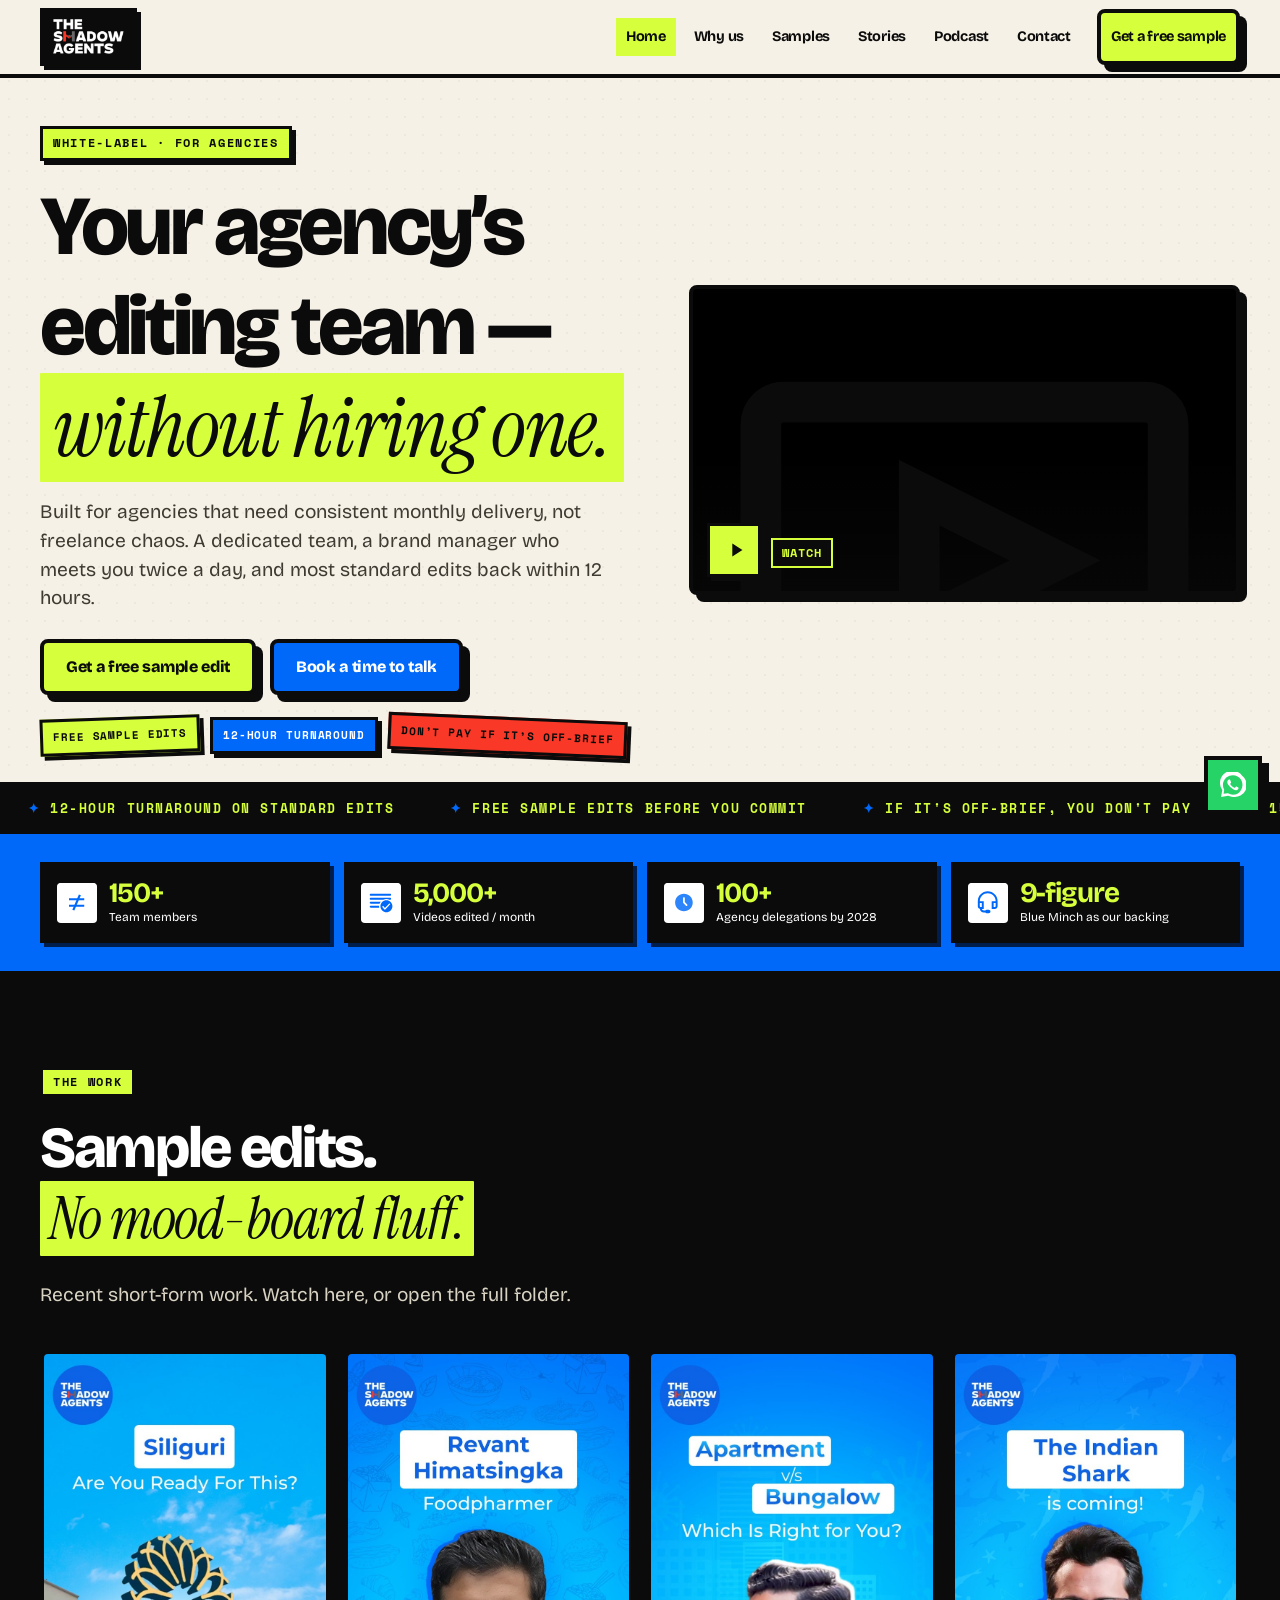
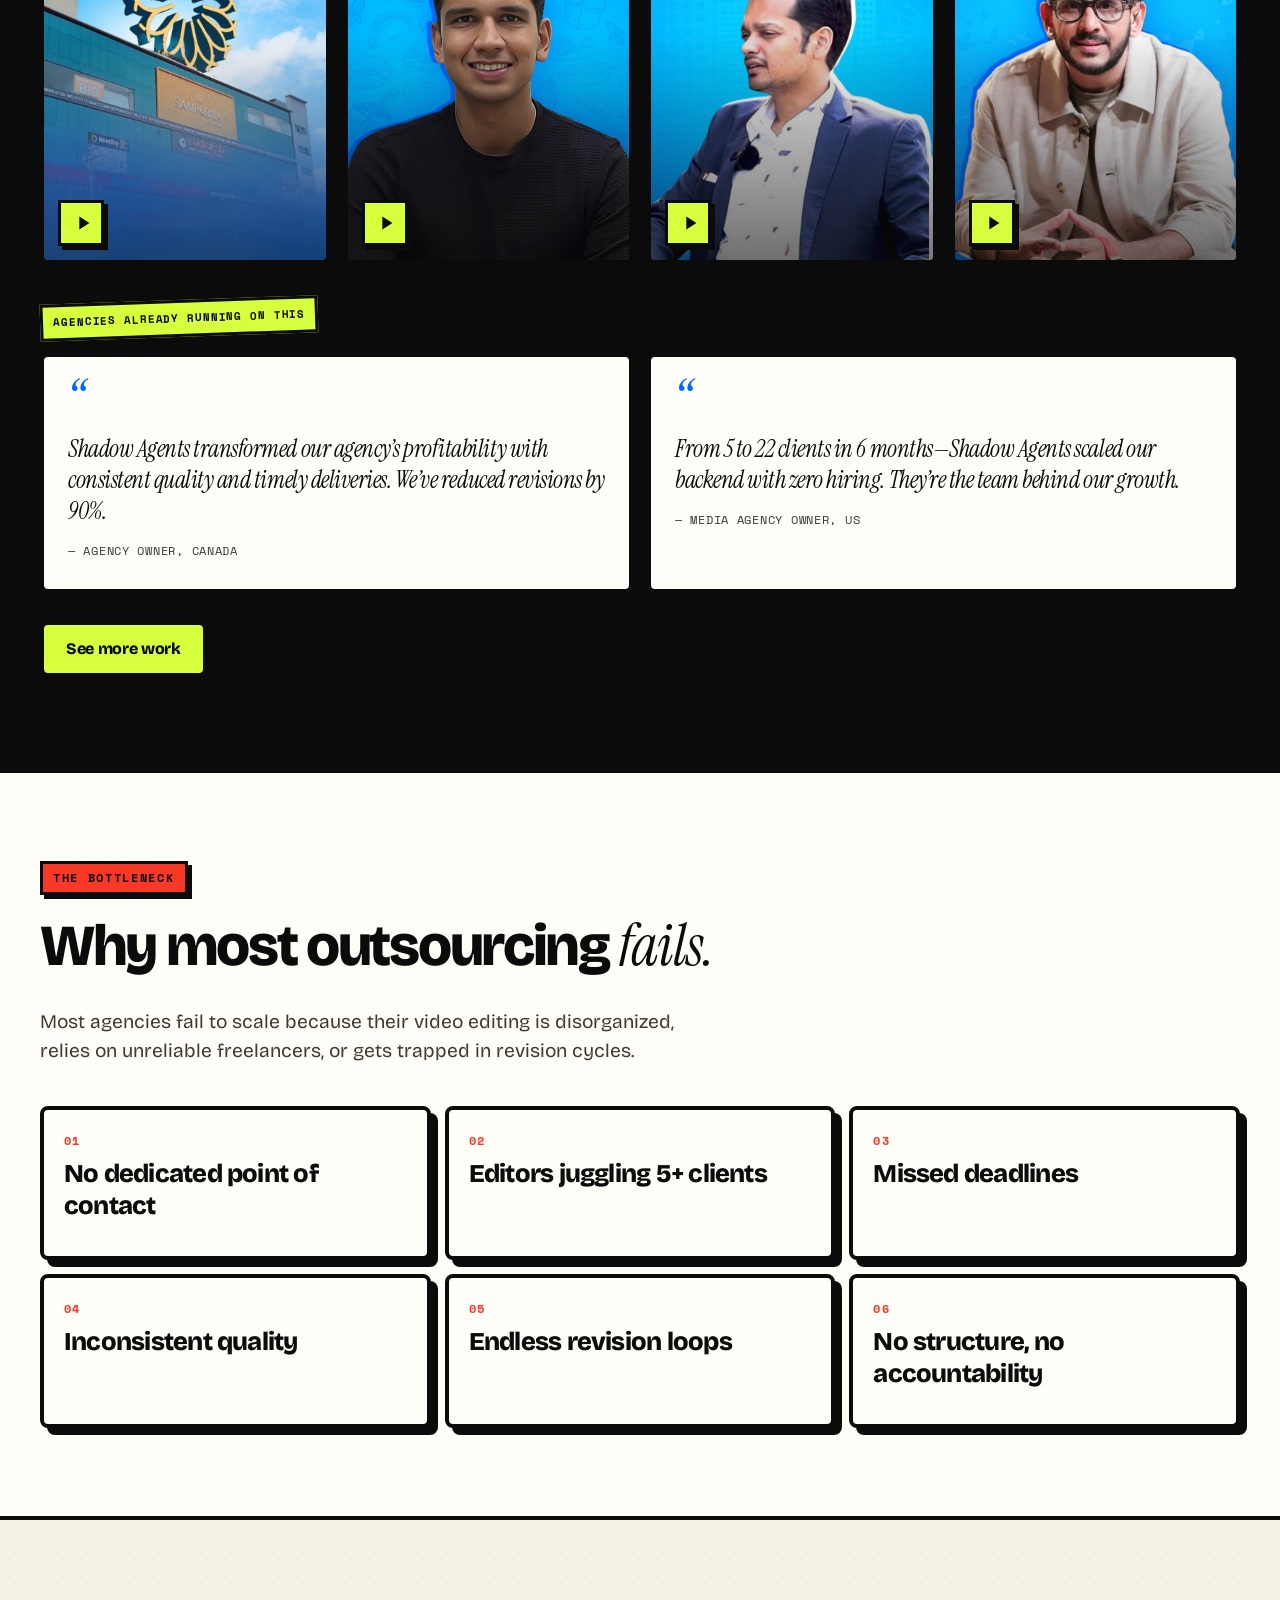
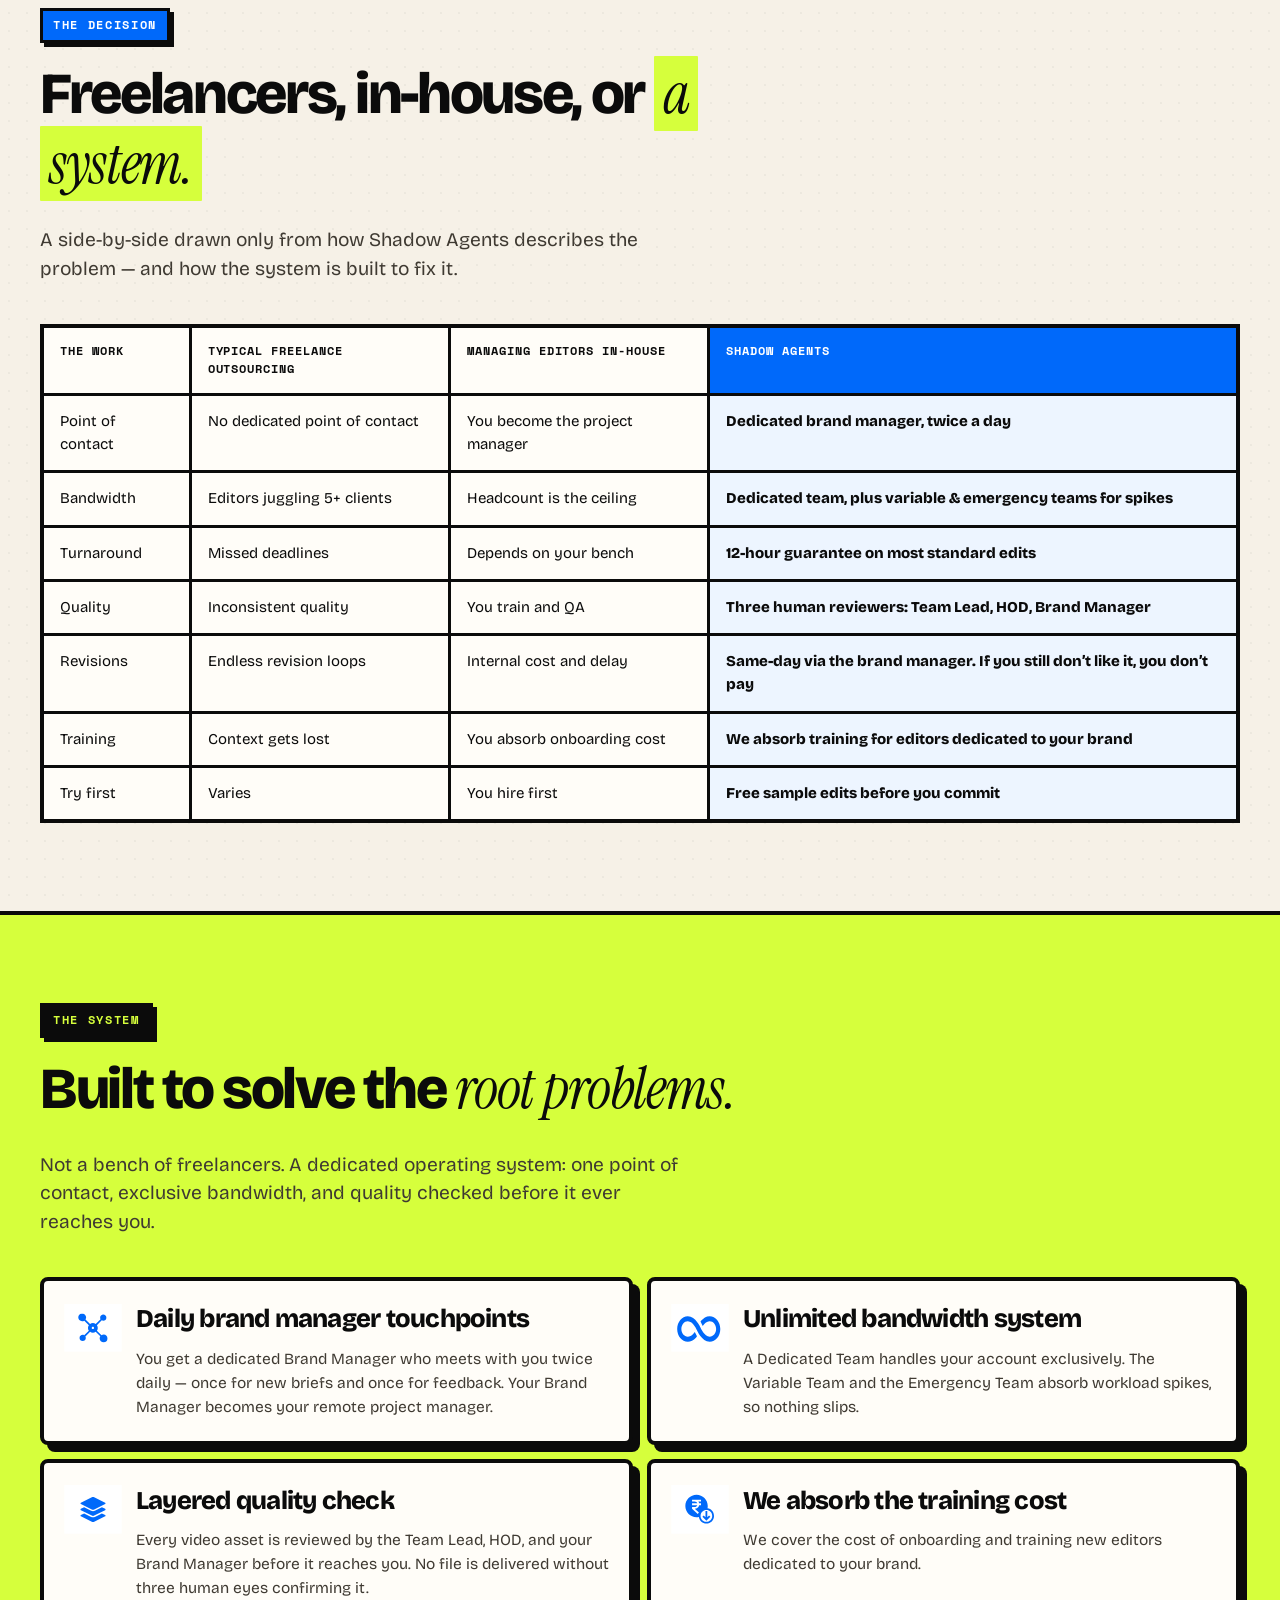
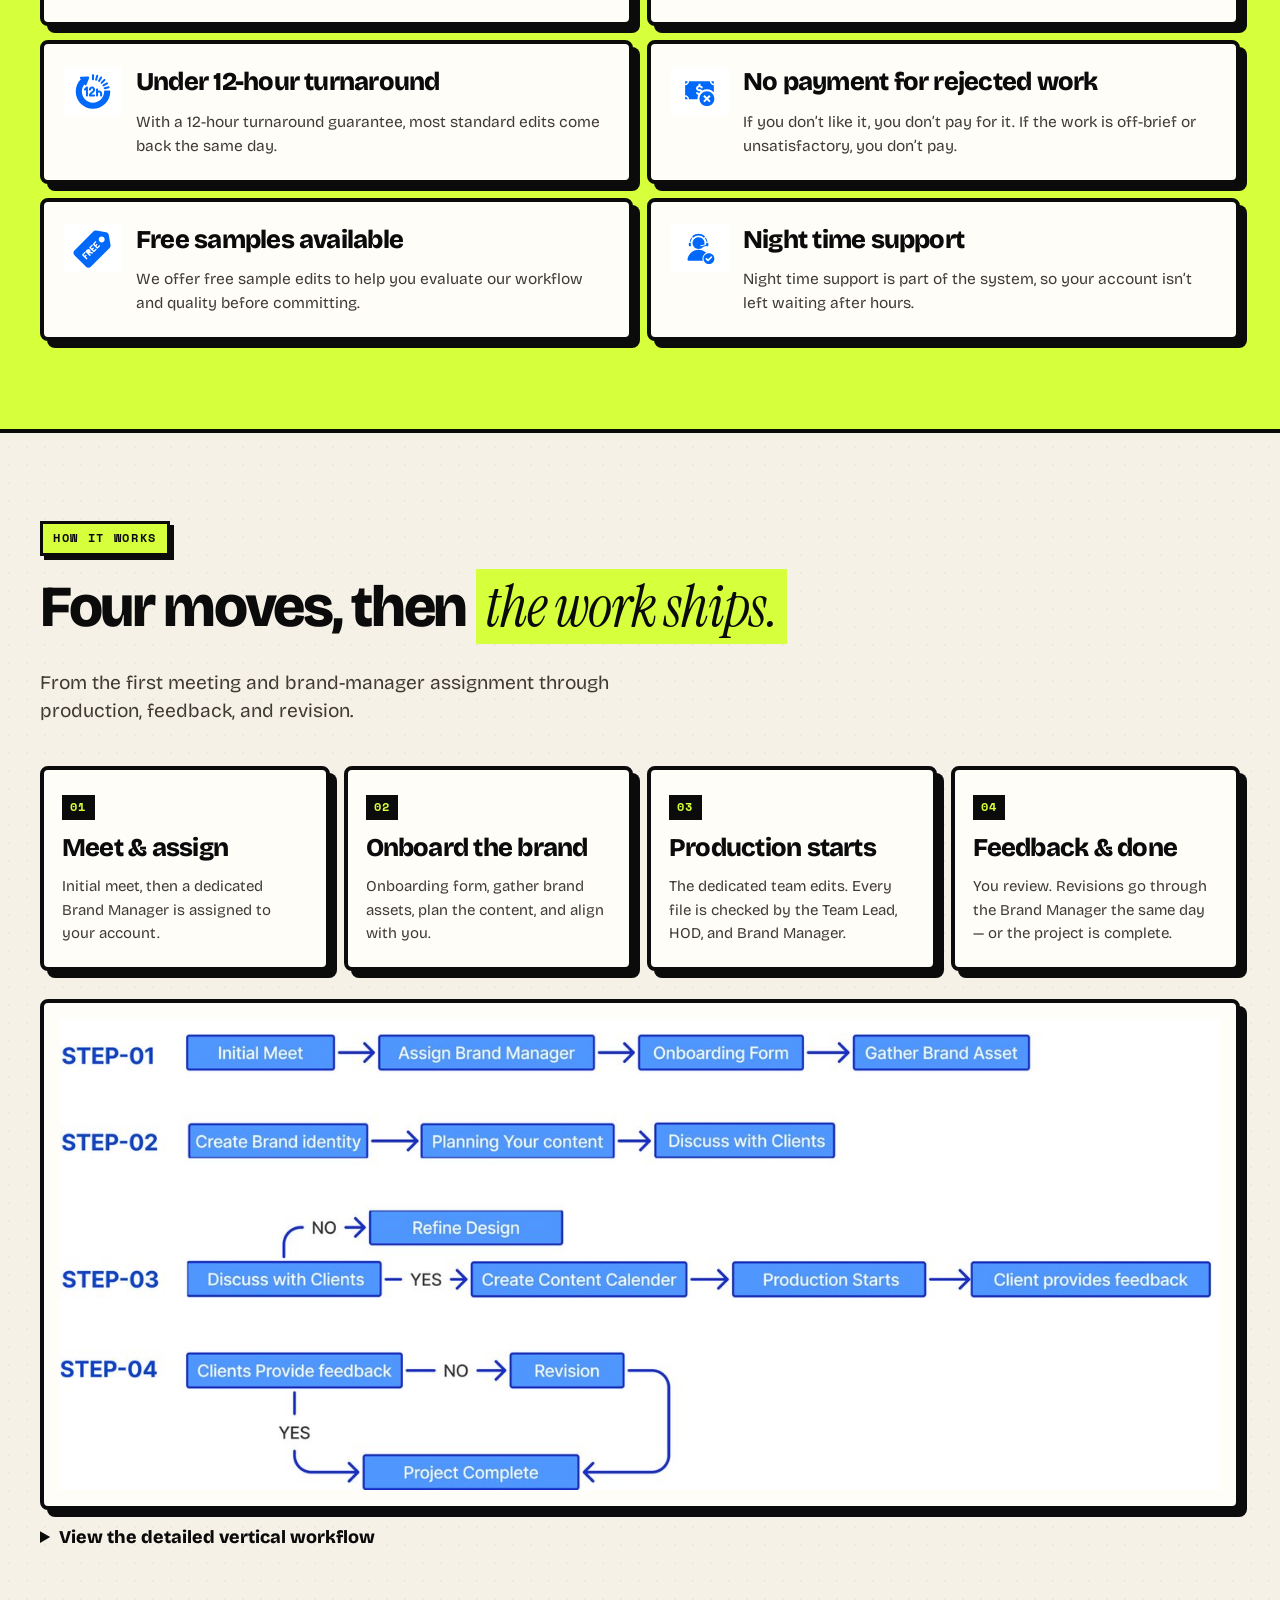
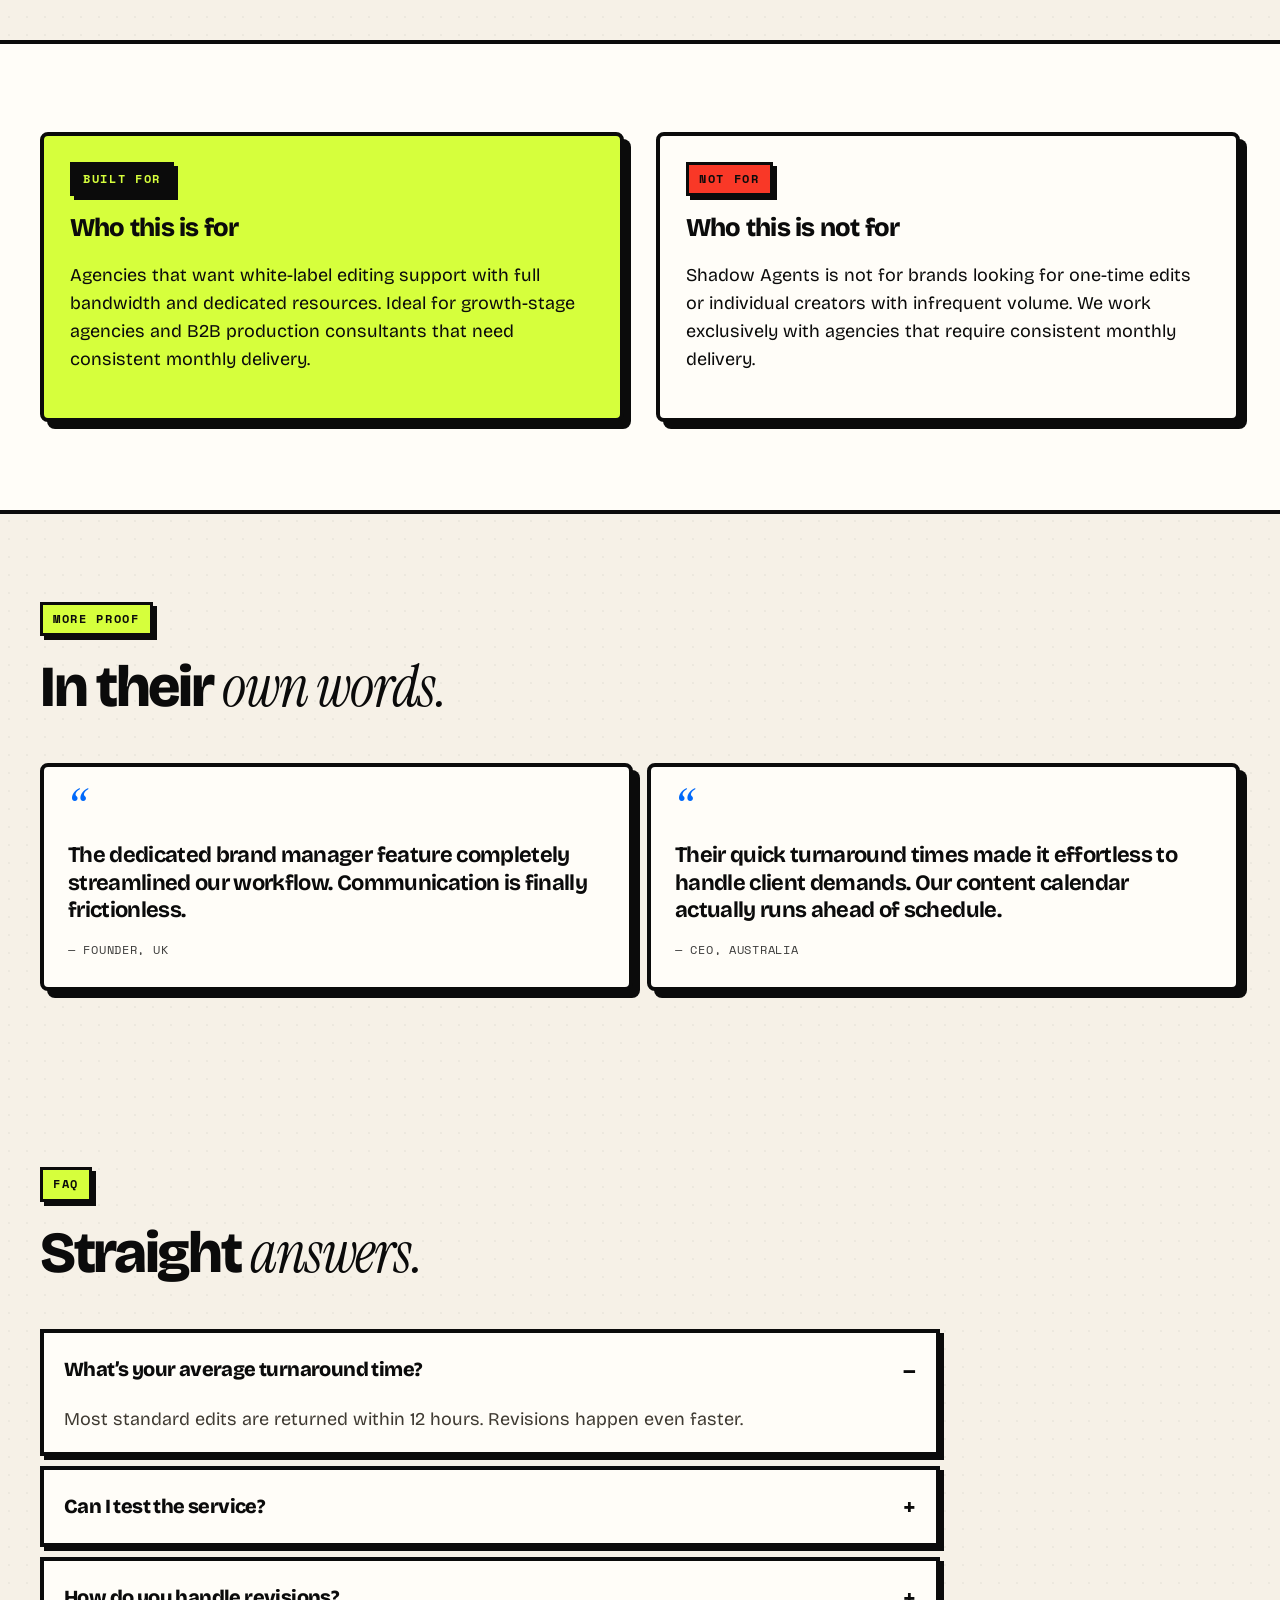
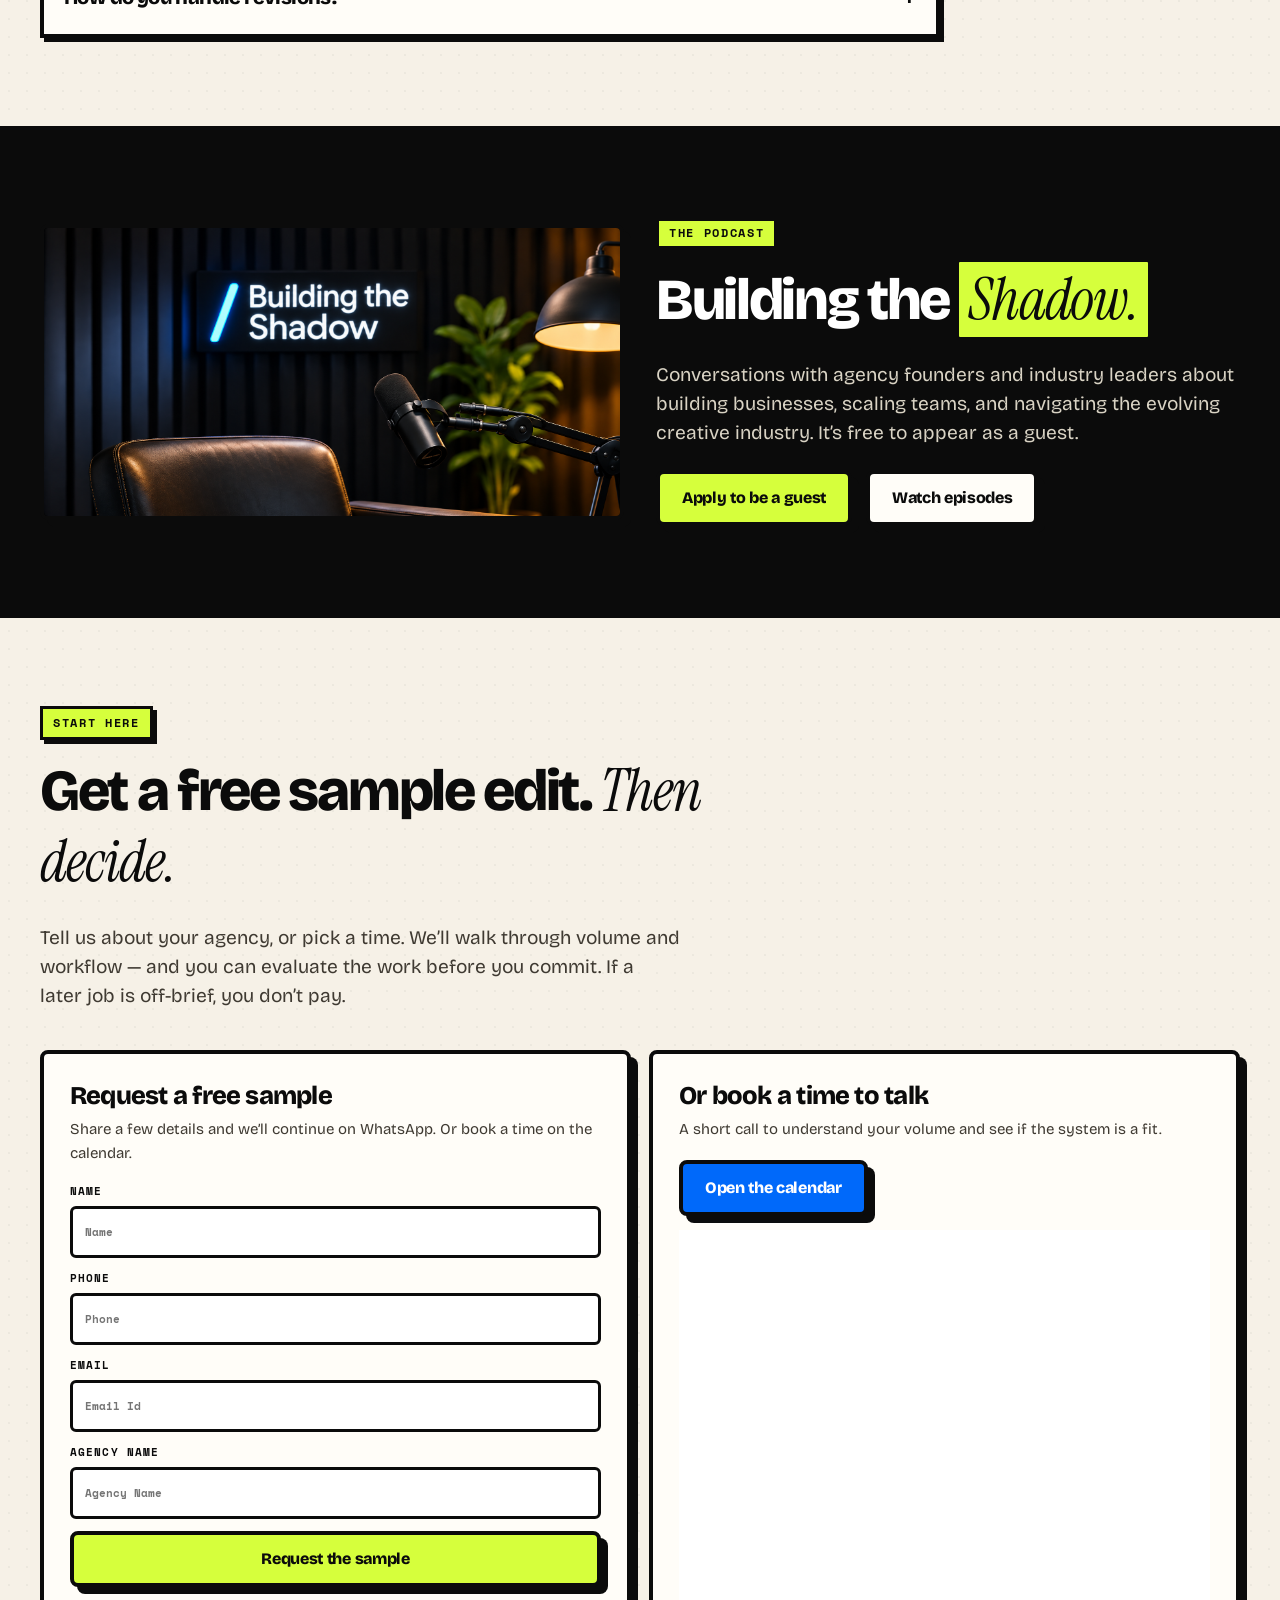
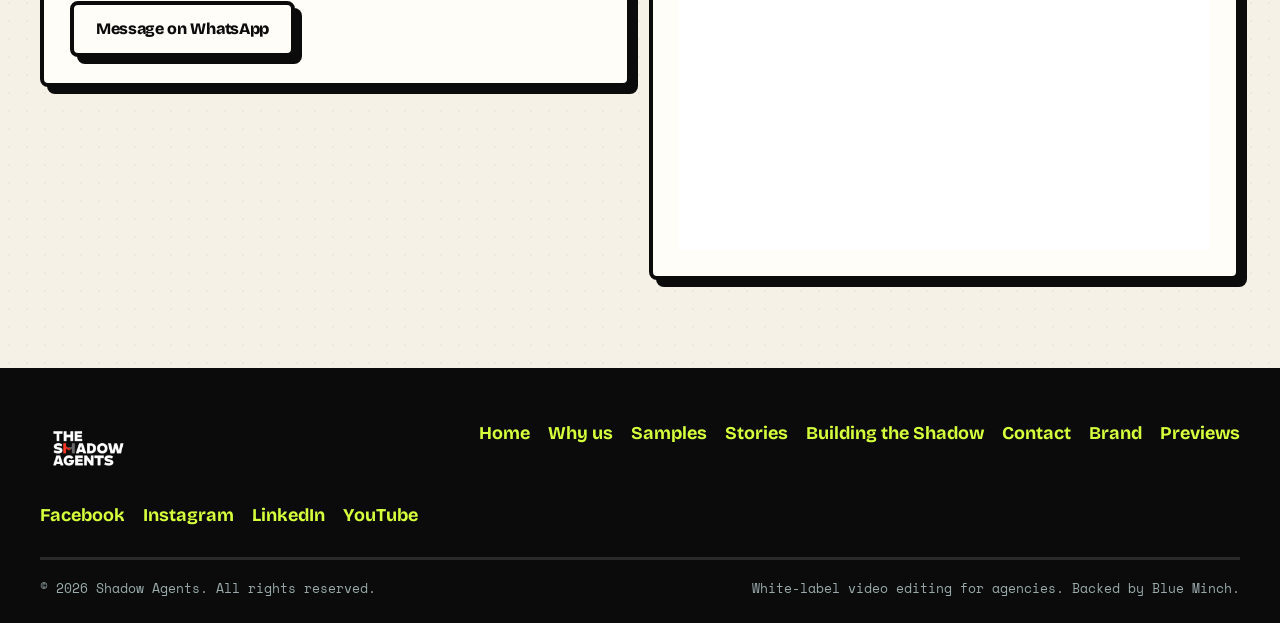
<file: index.html>
<!DOCTYPE html>
<html lang="en">
<head>
<meta charset="UTF-8">
<meta name="viewport" content="width=device-width, initial-scale=1">
<title>Shadow Agents — White-label editing that actually scales</title>
<meta name="description" content="White-label video editing and AI production for agencies. Dedicated teams, a twice-daily brand manager, 12-hour standard edits, free samples, and no payment for rejected work.">
<link rel="preconnect" href="https://fonts.googleapis.com">
<link rel="preconnect" href="https://fonts.gstatic.com" crossorigin>
<link href="https://fonts.googleapis.com/css2?family=Bricolage+Grotesque:opsz,wght@12..96,400;12..96,500;12..96,600;12..96,700;12..96,800&family=Instrument+Serif:ital@0;1&family=Space+Mono:ital,wght@0,400;0,700;1,400&display=swap" rel="stylesheet">
<style>
/* Shadow Agents v2 — neobrutalist system */
/* Shadow Agents v2 — neobrutalist system */
:root{
  --ink:#0B0B0B;
  --cream:#F6F1E7;
  --paper:#FFFDF8;
  --blue:#0069FA;
  --blue-deep:#003FA0;
  --red:#F93827;
  --lime:#D6FF3C;
  --muted:#3F3A32;
  --line:4px solid var(--ink);
  --line-sm:3px solid var(--ink);
  --shadow:7px 7px 0 var(--ink);
  --shadow-sm:4px 4px 0 var(--ink);
  --radius:8px;
  --font-display:"Bricolage Grotesque",sans-serif;
  --font-serif:"Instrument Serif",serif;
  --font-mono:"Space Mono",ui-monospace,monospace;
  --container:1200px;
  --nav-h:78px;
  --cta-h:64px;
  --ease:cubic-bezier(.2,.8,.2,1);
}
*,*::before,*::after{box-sizing:border-box}
html{scroll-behavior:smooth;scroll-padding-top:calc(var(--nav-h) + 16px)}
section[id],.section[id],#contact,#sample,#enquire-form,#edits,#compare,#system,#process,#who,#portfolio,#stories,#problem,#faq,#podcast-teaser{scroll-margin-top:calc(var(--nav-h) + 16px)}
html,body{margin:0;padding:0;overflow-x:clip;max-width:100%}
body{
  font-family:var(--font-display);
  font-size:18px;
  line-height:1.55;
  color:var(--ink);
  background:var(--cream);
  background-image:
    radial-gradient(rgba(11,11,11,.04) 1px, transparent 1px),
    linear-gradient(var(--cream),var(--cream));
  background-size:18px 18px, auto;
  -webkit-font-smoothing:antialiased;
  text-rendering:optimizeLegibility;
}
img,svg,video{max-width:100%;display:block;height:auto}
iframe{max-width:100%;display:block;border:0}
button,input,textarea,select{font:inherit;color:inherit}
a{color:var(--blue-deep)}
a:hover{color:var(--blue)}
:focus-visible{outline:3px solid var(--blue);outline-offset:3px}
.skip{
  position:absolute;left:12px;top:0;z-index:10000;
  width:1px;height:1px;padding:0;margin:-1px;
  overflow:hidden;clip:rect(0,0,0,0);clip-path:inset(50%);
  white-space:nowrap;border:0;background:transparent;color:var(--ink);
}
.skip:focus,.skip:focus-visible{
  width:auto;height:auto;margin:0;padding:8px 12px;
  clip:auto;clip-path:none;overflow:visible;
  border:var(--line-sm);background:var(--lime);color:var(--ink);
  font-weight:800;top:12px;
}

.wrap{width:min(var(--container),calc(100% - 40px));margin-inline:auto}
.section{padding:88px 0;position:relative}
.kicker{
  display:inline-flex;align-items:center;gap:8px;
  font-family:var(--font-mono);font-size:12px;font-weight:700;
  letter-spacing:.14em;text-transform:uppercase;
  background:var(--lime);color:var(--ink);
  border:var(--line-sm);padding:5px 10px;
  box-shadow:var(--shadow-sm);margin:0 0 16px;
}
.kicker.lime{background:var(--lime);color:var(--ink)}
.kicker.blue{background:var(--blue);color:#fff}
.kicker.red{background:var(--red);color:var(--ink)}
.kicker.ink{background:var(--ink);color:var(--lime)}
/* Keep kicker typography/color when nested in large quote type or colored bands */
.quote-blow p.kicker,
.band-ink .kicker.lime,
.band-blue .kicker.lime,
.band-red .kicker.lime,
.page-hero .kicker.lime,
.photo-band .kicker.lime,
.cta-band .kicker.lime{
  font-family:var(--font-mono);font-size:12px;font-weight:700;font-style:normal;
  letter-spacing:.14em;line-height:1.2;text-transform:uppercase;
  background:var(--lime);color:var(--ink);
}
.quote-blow p.kicker.ink,
.band-lime .kicker.ink,
.cta-band .kicker.ink{
  background:var(--ink);color:var(--lime);
}
.quote-blow p.kicker.blue{background:var(--blue);color:#fff}
.quote-blow p.kicker.red{background:var(--red);color:var(--ink)}
h1,h2,h3,h4{font-family:var(--font-display);font-weight:800;letter-spacing:-.04em;line-height:1.2;margin:0 0 .45em;color:var(--ink);position:relative;z-index:0}
h1{font-size:clamp(42px,7.2vw,84px);line-height:1.2}
h2{font-size:clamp(32px,4.6vw,58px);line-height:1.22}
h3{font-size:clamp(20px,2vw,26px);letter-spacing:-.03em;line-height:1.25}
.lede{font-size:clamp(17px,1.5vw,21px);line-height:1.5;color:var(--muted);max-width:40rem;margin:0}
.accent{font-family:var(--font-serif);font-style:italic;font-weight:400;letter-spacing:-.02em}
.mark,
.quote-blow .mark,
.quote-blow p .mark,
.accent.mark{
  background:var(--lime);
  color:var(--ink);
  padding:0 .16em;
  margin:0;
  border-radius:1px;
  -webkit-box-decoration-break:clone;
  box-decoration-break:clone;
}
.mark-blue{background:var(--blue);color:#fff}
.mark-red{background:var(--red);color:var(--ink)}
.center{text-align:center}
.center .lede,.center .kicker{margin-inline:auto}
.section-head{max-width:760px;margin-bottom:40px}

/* Buttons */
.btn{
  display:inline-flex;align-items:center;justify-content:center;gap:10px;
  min-height:56px;padding:0 22px;
  border:var(--line);border-radius:8px;
  font-weight:800;font-size:16px;letter-spacing:-.02em;line-height:1;
  text-decoration:none !important;cursor:pointer;
  box-shadow:var(--shadow);
  transition:transform .12s var(--ease), box-shadow .12s var(--ease), background .12s;
  white-space:nowrap;
}
.btn:hover{transform:translate(3px,3px);box-shadow:4px 4px 0 var(--ink)}
.btn:active{transform:translate(7px,7px);box-shadow:0 0 0 var(--ink)}
.btn-primary{background:var(--blue);color:#fff !important}
.btn-lime{background:var(--lime);color:var(--ink) !important}
.btn-ink{background:var(--ink);color:var(--lime) !important}
.btn-paper{background:var(--paper);color:var(--ink) !important}
.btn-red{background:var(--red);color:var(--ink) !important}
.btn-row{display:flex;flex-wrap:wrap;gap:14px}

/* Cards / frames */
.card{
  background:var(--paper);
  border:var(--line);
  border-radius:var(--radius);
  box-shadow:var(--shadow);
}
.frame{
  border:var(--line);
  border-radius:var(--radius);
  box-shadow:var(--shadow);
  overflow:hidden;
  background:#000;
  box-sizing:border-box;
  min-width:0;
  max-width:100%;
}
.frame > img{
  display:block;
  max-width:100%;
}

/* Nav */
.site-header{
  position:sticky;top:0;z-index:1000;
  height:var(--nav-h);
  display:flex;align-items:center;
  background:var(--cream);
  border-bottom:var(--line);
}
.site-header .wrap{display:flex;align-items:center;justify-content:space-between;gap:20px;width:min(var(--container),calc(100% - 32px))}
.logo{display:flex;align-items:center;text-decoration:none}

/* white logo needs a dark chip on cream */
.logo-chip{background:var(--ink);padding:6px 10px;border:var(--line-sm);box-shadow:var(--shadow-sm);display:flex;align-items:center;min-height:52px}
.logo-chip img{height:40px;width:auto;max-width:150px}
.wordmark{
  font-family:var(--font-display);
  font-weight:800;
  letter-spacing:-.04em;
  line-height:1.05;
  color:#fff;
  font-size:13px;
  text-transform:uppercase;
  text-decoration:none;
  display:block;
}
.logo-chip .wordmark{font-size:12px;letter-spacing:-.03em;line-height:1.05}
.wordmark .wm-h{color:var(--red)}
.wordmark-lg{font-size:clamp(28px,4vw,46px);line-height:1;text-align:center}
.logo-box.lime .wordmark:not(.logo-chip .wordmark){color:var(--ink)}
.logo-box.lime .logo-chip .wordmark{color:#fff}
.nav{display:flex;align-items:center;gap:8px}
.nav a{
  color:var(--ink);text-decoration:none;font-weight:700;font-size:14.5px;
  padding:8px 10px;letter-spacing:-.02em;
}
.nav a:hover,.nav a[aria-current="page"]{background:var(--lime)}
.nav-cta{margin-left:8px}
.menu-toggle{
  display:none;width:48px;height:48px;border:var(--line-sm);border-radius:8px;
  background:var(--lime);box-shadow:var(--shadow-sm);cursor:pointer;padding:0;
  align-items:center;justify-content:center;
}
.menu-toggle span,.menu-toggle span::before,.menu-toggle span::after{
  display:block;width:18px;height:3px;background:var(--ink);position:relative;border-radius:1px;
}
.menu-toggle span::before,.menu-toggle span::after{content:"";position:absolute;left:0}
.menu-toggle span::before{top:-6px}
.menu-toggle span::after{top:6px}
body.nav-open .menu-toggle span{background:transparent}
body.nav-open .menu-toggle span::before{top:0;transform:rotate(45deg)}
body.nav-open .menu-toggle span::after{top:0;transform:rotate(-45deg)}

/* Hero */
.hero{padding:48px 0 28px}
.hero-grid{display:grid;grid-template-columns:1.05fr .95fr;gap:40px;align-items:center}
.hero h1{margin-bottom:18px}
.hero .lede{margin-bottom:26px;max-width:36rem}
.badge-row{display:flex;flex-wrap:wrap;gap:10px;margin-top:22px}
.sticker{
  font-family:var(--font-mono);font-size:11px;font-weight:700;letter-spacing:.08em;text-transform:uppercase;
  border:var(--line-sm);padding:7px 10px;background:var(--paper);
  box-shadow:var(--shadow-sm);
}
.sticker.lime{background:var(--lime)}
.sticker.blue{background:var(--blue);color:#fff}
.sticker.red{background:var(--red);color:var(--ink)}
.sticker.rot{transform:rotate(-2deg)}
.sticker.rot2{transform:rotate(2.5deg)}
.video-frame{position:relative;aspect-ratio:16/9;background:#000}
.video-frame img,.video-frame iframe{width:100%;height:100%;object-fit:cover;position:absolute;inset:0}
.play-btn{
  position:absolute;inset:0;display:flex;align-items:center;justify-content:center;
  background:transparent;border:0;cursor:pointer;width:100%;color:var(--ink);
}
.play-btn i{
  width:84px;height:84px;border:var(--line);background:var(--lime);
  display:grid;place-items:center;box-shadow:var(--shadow);
  transition:transform .12s var(--ease);
}
.play-btn:hover i{transform:translate(3px,3px);box-shadow:4px 4px 0 var(--ink)}
.play-btn svg{width:30px;height:30px;margin-left:4px}

/* Marquee */
.marquee{
  overflow:hidden;border-top:var(--line);border-bottom:var(--line);
  background:var(--ink);color:var(--lime);
  padding:12px 0;
}
.marquee-track{
  display:flex;gap:0;width:max-content;
  animation:tick 32s linear infinite;
  font-family:var(--font-mono);font-weight:700;font-size:13px;letter-spacing:.12em;text-transform:uppercase;
}
.marquee-track span{padding:0 28px;white-space:nowrap}
.marquee-track span::before{content:"✦  ";color:var(--blue)}
@keyframes tick{to{transform:translateX(-50%)}}

/* Trust */
.trust{padding:28px 0;background:var(--blue);border-bottom:var(--line);color:#fff}
.trust-grid{display:grid;grid-template-columns:repeat(4,1fr);gap:14px}
.trust-item{display:flex;align-items:center;gap:12px;background:var(--ink);border:var(--line-sm);padding:14px;box-shadow:4px 4px 0 #001e4d}
.trust-item img{width:40px;height:40px;object-fit:contain;border-radius:4px;background:#fff;flex-shrink:0}
.trust-item strong{display:block;font-size:28px;letter-spacing:-.04em;line-height:1;color:var(--lime)}
.trust-item span{display:block;font-size:12px;line-height:1.3;margin-top:3px;color:#fff}

/* Grids */
.pain-grid{display:grid;grid-template-columns:repeat(3,1fr);gap:14px}
.pain-card{padding:22px 20px;background:var(--paper)}
.pain-card .num{font-family:var(--font-mono);font-weight:700;font-size:12px;color:var(--red);letter-spacing:.1em;margin-bottom:8px}
.bento{display:grid;grid-template-columns:repeat(2,minmax(0,1fr));gap:14px;align-items:stretch}
.system-card{padding:22px 20px;display:grid;grid-template-columns:auto minmax(0,1fr);gap:14px;align-items:start;background:var(--paper);height:100%;min-width:0}
.system-card img{width:58px;height:50px;object-fit:contain;flex-shrink:0}
.system-card p{margin:8px 0 0;color:var(--muted);font-size:15.5px}
.compare{width:100%;border-collapse:separate;border-spacing:0;background:var(--paper);border:var(--line);box-shadow:var(--shadow);overflow:hidden}
.compare th,.compare td{padding:14px 16px;text-align:left;border-bottom:3px solid var(--ink);border-right:3px solid var(--ink);font-size:15px;vertical-align:top}
.compare th{font-family:var(--font-mono);font-size:12px;letter-spacing:.08em;text-transform:uppercase}
.compare th:last-child,.compare td:last-child{border-right:0;background:#edf5ff}
.compare thead th:last-child{background:var(--blue);color:#fff}
.compare tr:last-child td{border-bottom:0}
.compare .yes{font-weight:800}
.compare .no{color:var(--ink)}

.steps{display:grid;grid-template-columns:repeat(4,1fr);gap:14px}
.step{padding:22px 18px;background:var(--paper);position:relative}
.step .n{font-family:var(--font-mono);font-weight:700;font-size:12px;letter-spacing:.12em;background:var(--ink);color:var(--lime);display:inline-block;padding:3px 8px;margin-bottom:12px}
.step p{margin:8px 0 0;color:var(--muted);font-size:15px}

.portfolio-grid{display:grid;grid-template-columns:repeat(4,1fr);gap:14px}
.short-card{position:relative;aspect-ratio:9/16;background:#111}
.short-card img,.short-card iframe{width:100%;height:100%;object-fit:cover;position:absolute;inset:0}
.short-card .play-btn i{width:64px;height:64px}
.play-btn{align-items:flex-end;justify-content:flex-start;padding:14px;gap:10px;background:linear-gradient(0deg,rgba(11,11,11,.55),transparent 45%)}
.play-btn i{width:54px;height:54px;border-width:3px;box-shadow:4px 4px 0 var(--ink)}
.play-btn svg{width:22px;height:22px;margin-left:3px}
.play-btn::after{content:"Watch";font:700 12px/1 "Space Mono",monospace;letter-spacing:.08em;text-transform:uppercase;background:var(--ink);color:var(--lime);border:2px solid var(--lime);padding:7px 9px;margin-bottom:9px}
.short-card .play-btn i{width:46px;height:46px}
.short-card .play-btn::after{content:none}
@media (max-width:600px){.play-btn{padding:10px}.play-btn i{width:46px;height:46px}.play-btn::after{font-size:11px;padding:6px 8px;margin-bottom:6px}}


.quote-grid{display:grid;grid-template-columns:1fr 1fr;gap:14px}
blockquote.quote{margin:0;padding:28px 24px;background:var(--paper)}
blockquote.quote p{margin:0;font-size:22px;line-height:1.25;letter-spacing:-.03em;font-weight:700}
blockquote.quote footer{margin-top:16px;font-family:var(--font-mono);font-size:12px;letter-spacing:.06em;text-transform:uppercase}
.qmark{font-family:var(--font-serif);font-style:italic;font-size:56px;line-height:.7;color:var(--blue);margin-bottom:8px}
.portfolio-quotes{margin-top:36px}
.portfolio-quotes .sticker{display:inline-block;margin-bottom:16px}
.portfolio-quotes blockquote.quote p{
  font-family:var(--font-serif);font-style:italic;font-weight:400;letter-spacing:-.02em;
  font-size:clamp(20px,2vw,24px);line-height:1.3;color:var(--ink);
}

.faq-list{display:flex;flex-direction:column;gap:10px;max-width:900px}
.faq-list details{background:var(--paper);border:var(--line);box-shadow:var(--shadow-sm);padding:0 20px}
.faq-list summary{
  cursor:pointer;list-style:none;font-weight:800;font-size:20px;letter-spacing:-.03em;
  padding:18px 0;display:flex;justify-content:space-between;gap:16px;align-items:center;
}
.faq-list summary::-webkit-details-marker{display:none}
.faq-list summary::after{content:"+";font-family:var(--font-mono);font-size:24px}
.faq-list details[open] summary::after{content:"–"}
.faq-list details p{margin:0 0 18px;color:var(--muted)}

.split{display:grid;grid-template-columns:1fr 1fr;gap:32px;align-items:center}
.contact-grid{display:grid;grid-template-columns:1fr 1fr;gap:18px;align-items:start}
.panel{padding:26px;background:var(--paper);color:var(--ink)}
.panel h3{margin-bottom:6px}
.panel .hint{color:var(--muted);font-size:15px;margin:0 0 18px}
.form-grid{display:grid;gap:12px}
.form-grid label{display:grid;gap:6px;font-family:var(--font-mono);font-size:11px;font-weight:700;letter-spacing:.1em;text-transform:uppercase}
.form-grid input{
  height:52px;border:var(--line-sm);border-radius:6px;padding:0 12px;background:#fff;
}
.form-status{font-size:14px;margin:8px 0 0;display:none;font-weight:700}
.calendly-embed{min-height:620px;width:100%;background:#fff;border:var(--line-sm)}
.alt-contact{display:flex;flex-wrap:wrap;gap:10px;margin-top:14px}

.site-footer{background:var(--ink);color:#fff;padding:48px 0 24px;border-top:var(--line)}
.foot-grid{display:flex;justify-content:space-between;gap:24px;flex-wrap:wrap;padding-bottom:28px;border-bottom:3px solid #2a2a2a}
.foot-links,.socials{display:flex;flex-wrap:wrap;gap:12px 18px}
.foot-links a,.socials a{color:var(--lime);text-decoration:none;font-weight:700}
.foot-links a:hover,.socials a:hover{color:#fff}
.legal{display:flex;justify-content:space-between;gap:12px;flex-wrap:wrap;padding-top:18px;color:#9aa;font-size:13px;font-family:var(--font-mono)}

.wa-fab{
  position:fixed;right:18px;bottom:86px;z-index:900;
  width:58px;height:58px;border:var(--line);background:#25D366;color:#fff;
  display:grid;place-items:center;box-shadow:var(--shadow);
}
.wa-fab:hover{transform:translate(3px,3px);box-shadow:4px 4px 0 var(--ink);color:#fff}
.wa-fab svg{width:26px;height:26px}

.mobile-cta{
  display:none;position:fixed;left:0;right:0;bottom:0;z-index:950;
  background:var(--ink);border-top:var(--line);padding:10px 12px;gap:8px;
}
.mobile-cta .btn{flex:1;min-height:48px;font-size:14px}

/* Podcast */
.hero-pod{position:relative;padding:0;min-height:82vh;display:flex;align-items:flex-end;border-bottom:var(--line);background:#0b0b0b;overflow:hidden;box-shadow:inset 0 0 0 4px var(--ink)}
.hero-pod .hero-bg{position:absolute;inset:0}
.hero-pod .hero-bg img,.hero-pod .hero-bg .ph{
  position:absolute;inset:0;width:100%;height:100%;object-fit:cover;object-position:78% 50%;border:0;
}
.hero-pod .hero-bg-video{
  position:absolute;inset:0;overflow:hidden;pointer-events:none;z-index:0;
}
.hero-pod .hero-bg-video iframe{
  position:absolute;top:50%;left:50%;
  width:177.78vh;height:100vh;min-width:100%;min-height:56.25vw;
  transform:translate(-50%,-50%) scale(1.12);
  border:0;pointer-events:none;max-width:none;
}
.hero-pod .hero-bg-fx{
  position:absolute;inset:0;pointer-events:none;z-index:1;
  background:
    linear-gradient(180deg,rgba(11,11,11,.55) 0%,rgba(11,11,11,.70) 52%,rgba(11,11,11,.85) 100%),
    linear-gradient(90deg,rgba(11,11,11,.62) 0%,rgba(11,11,11,.28) 42%,rgba(11,11,11,.12) 100%);
}
.hero-pod .hero-bg-fx::after{
  content:"";position:absolute;inset:0;pointer-events:none;opacity:.09;mix-blend-mode:overlay;
  background-image:url("data:image/svg+xml;utf8,<svg xmlns='http://www.w3.org/2000/svg' width='180' height='180'><filter id='n'><feTurbulence type='fractalNoise' baseFrequency='0.8' numOctaves='4' stitchTiles='stitch'/></filter><rect width='100%' height='100%' filter='url(%23n)'/></svg>");background-size:180px 180px;
}
.hero-pod .wrap{position:relative;z-index:2;padding:130px 0 64px;max-width:900px}
.hero-pod .wrap::before{
  content:"";position:absolute;left:-8%;bottom:-6%;width:min(740px,95%);height:min(560px,85%);
  background:radial-gradient(ellipse at 28% 55%,rgba(214,255,60,.22) 0%,rgba(214,255,60,.08) 42%,transparent 70%);
  pointer-events:none;z-index:0;filter:blur(2px);
}
.hero-pod .wrap > *{position:relative;z-index:1}
.hero-pod h1,.hero-pod .lede{color:#fff}
.hero-pod .lede{color:#efe9d8}
.hero-pod h1{line-height:1.18}
.hero-pod h1 .mark{color:var(--ink)}
.episode-grid{display:grid;grid-template-columns:repeat(3,1fr);gap:16px}
.episode-card{background:var(--paper);overflow:hidden}
.episode-card .embed{position:relative;aspect-ratio:16/9;background:#111;border-bottom:var(--line-sm);overflow:hidden}
.episode-card .embed img,.episode-card .embed iframe,.episode-card .embed .ph{width:100%;height:100%;object-fit:cover;position:absolute;inset:0;border:0}
.episode-card h3{padding:16px;font-size:18px;margin:0}
.benefit-grid,.topic-grid{display:grid;grid-template-columns:repeat(3,1fr);gap:14px}
.benefit-card,.topic-card{padding:22px 18px;background:var(--paper)}
.benefit-card img,.topic-card img{width:56px;height:56px;object-fit:contain;margin-bottom:12px}
.benefit-card p{margin:8px 0 0;color:var(--muted);font-size:15.5px}

/* Brand guidelines */
.swatch-grid{display:grid;grid-template-columns:repeat(4,1fr);gap:12px}
.swatch{overflow:hidden;background:var(--paper)}
.swatch .chip{height:100px;border-bottom:var(--line-sm)}
.swatch figcaption{padding:12px 14px;font-size:14px}
.swatch code{display:block;font-family:var(--font-mono);font-size:12px;margin-top:4px}
.type-specimen{padding:24px;background:var(--paper);margin-bottom:12px}
.do-dont{display:grid;grid-template-columns:1fr 1fr;gap:14px}
.do,.dont{padding:22px;background:var(--paper)}
.do h3{color:#0a7a2f}.dont h3{color:var(--red)}
.logo-row{display:grid;grid-template-columns:1fr 1fr;gap:14px}
.logo-box{padding:36px;display:grid;place-items:center;min-height:200px}
.logo-box.dark{background:var(--ink)}
.logo-box.blue{background:var(--blue)}
.logo-box.lime{background:var(--lime)}
.logo-box img{max-height:110px;width:auto}
.comp-row{display:flex;flex-wrap:wrap;gap:12px;align-items:center;margin:12px 0 24px}

/* Previews */
.preview-hero{padding:56px 0 36px;background:var(--ink);color:#fff;border-bottom:var(--line)}
.preview-hero h1,.preview-hero .lede{color:#fff}
.preview-hero .lede{color:#d9d3c4}
.tabs{display:flex;gap:10px;flex-wrap:wrap;margin:24px 0 0}
.tab-btn{background:var(--paper);border:var(--line);box-shadow:var(--shadow-sm);padding:10px 16px;cursor:pointer;font-weight:800;color:var(--ink)}
.tab-btn[aria-selected="true"]{background:var(--lime);color:var(--ink)}
.frames{display:grid;grid-template-columns:minmax(0,1fr) 390px;gap:28px;align-items:start;padding:36px 0 72px;width:100%}
.frames > .device:first-child,.browser,.browser-screen{width:100%;min-width:0}
.device{margin:0}
.device figcaption{text-align:center;margin-top:10px;font-family:var(--font-mono);font-size:11px;letter-spacing:.08em;text-transform:uppercase}
.browser{background:var(--ink);border:var(--line);box-shadow:var(--shadow);overflow:hidden;border-radius:8px}
.browser-bar{display:flex;align-items:center;gap:8px;padding:10px 12px;background:#111;border-bottom:3px solid var(--ink)}
.browser-bar .dots{display:flex;gap:6px}
.browser-bar .dots i{width:10px;height:10px;border:2px solid #fff;background:var(--red);display:block}
.browser-bar .dots i:nth-child(2){background:var(--lime)}
.browser-bar .dots i:nth-child(3){background:var(--blue)}
.browser-bar .url{flex:1;background:var(--cream);color:var(--ink);font-family:var(--font-mono);font-size:11px;padding:4px 8px;overflow:hidden;white-space:nowrap;text-overflow:ellipsis;border:2px solid var(--ink)}
.browser-screen{overflow:hidden;background:#fff;position:relative;aspect-ratio:1440/900}
.browser-screen iframe,.phone-screen iframe{max-width:none !important;position:absolute;top:0;left:0;border:0;transform-origin:top left}
.browser-screen iframe{width:1440px;height:900px}
.phone{width:390px;max-width:100%;background:var(--ink);border:var(--line);box-shadow:var(--shadow);border-radius:28px;padding:12px}
.phone-notch{width:110px;height:16px;background:#000;border:2px solid #222;border-radius:0 0 12px 12px;margin:0 auto 8px}
.phone-screen{width:100%;height:680px;overflow:hidden;background:#fff;position:relative;border:3px solid var(--ink)}
.phone-screen iframe{width:390px;height:844px}
[hidden]{display:none !important}

.band-ink{background:var(--ink);color:#fff;border-top:var(--line);border-bottom:var(--line)}
.band-ink h2,.band-ink h3{color:#fff}
.band-ink .lede{color:#d9d3c4}
.sticker.lime,.band-ink .sticker.lime{color:var(--ink)}
blockquote.quote,.band-ink blockquote.quote{color:var(--ink)}
blockquote.quote footer,.band-ink blockquote.quote footer{color:var(--ink);opacity:.8}

.band-blue{background:var(--blue);color:#fff;border-top:var(--line);border-bottom:var(--line)}
.band-blue h2{color:#fff}
.band-blue .lede,.band-blue .quote-blow footer,blockquote.quote-blow[style*='#fff'] footer{color:#fff}
.band-lime{background:var(--lime);border-top:var(--line);border-bottom:var(--line)}
.band-paper{background:var(--paper);border-top:var(--line);border-bottom:var(--line)}

.hero .reveal,.hero-pod .reveal,.preview-hero .reveal{opacity:1;transform:none}
.reveal{opacity:0;transform:translateY(16px)}
.reveal.in{opacity:1;transform:none;transition:opacity .5s var(--ease),transform .5s var(--ease)}

.workflow-panel{padding:16px;background:var(--paper);overflow:auto}
.workflow-panel img{width:100%;height:auto}
.workflow-alt{margin-top:14px}
.workflow-alt summary{cursor:pointer;font-weight:800}
.workflow-tall{max-height:560px;overflow:auto;margin-top:12px;border:var(--line);background:#fff}
.workflow-tall img{width:min(480px,100%);margin-inline:auto}

@media (prefers-reduced-motion:reduce){
  html{scroll-behavior:auto}
  .marquee-track{animation:none}
  .reveal{opacity:1;transform:none}
  .btn,.play-btn i{transition:none}
  .hero-bg-video{display:none !important}
}
@media (max-width:1100px){
  .hero-grid,.split,.contact-grid,.trust-grid,.frames{grid-template-columns:1fr}
  .bento{grid-template-columns:repeat(2,minmax(0,1fr))}
  .steps,.pain-grid,.swatch-grid,.portfolio-grid{grid-template-columns:1fr 1fr}
  .episode-grid,.benefit-grid,.topic-grid,.vs-grid,.contact-tiles{grid-template-columns:minmax(0,1fr)}
  .frames{justify-items:center}
  .mosaic{grid-template-columns:repeat(2,minmax(0,1fr));grid-auto-rows:auto;align-items:start}
  .mosaic .w2,.mosaic .w3,.mosaic .h2{grid-column:auto;grid-row:auto}
  .mosaic .frame{width:100%;height:auto;aspect-ratio:auto;overflow:hidden}
  .mosaic .frame img{width:100%;height:auto;max-width:100%;object-fit:contain;object-position:center;display:block;position:static;background:#111}
  .mosaic .frame:last-child:nth-child(odd){grid-column:1 / -1}
}
@media (max-width:820px){
  .menu-toggle{display:flex}
  .nav{
    display:none;position:absolute;top:var(--nav-h);left:0;right:0;
    background:var(--cream);flex-direction:column;align-items:stretch;
    padding:12px 16px 20px;border-bottom:var(--line);gap:4px;
  }
  body.nav-open .nav{display:flex}
  .nav a{padding:12px 8px}
  .nav-cta{margin:10px 0 0}
  .quote-grid,.do-dont,.logo-row,.compare{display:block}
  .compare thead{display:none}
  .compare tr{display:block;border-bottom:var(--line-sm);padding:8px 0}
  .compare td,.compare th{display:block;border:0;padding:6px 14px}
  .compare td:last-child{background:#edf5ff;margin:6px 10px 10px;border:var(--line-sm)}
  .compare td::before{content:attr(data-label) " · ";font-family:var(--font-mono);font-size:10px;letter-spacing:.08em;text-transform:uppercase}
  .section{padding:64px 0}
  .badge-row{padding-right:72px}
  .mobile-cta{display:flex}
  body{padding-bottom:var(--cta-h)}
  .wa-fab{bottom:80px;right:12px}
  .hero{padding:24px 0 calc(20px + var(--cta-h))}
  .hero h1{margin-bottom:12px}
  .hero .lede{margin-bottom:16px}
  .hero .btn-row{gap:10px}
  .badge-row{margin-top:14px}
  .hero-pod{min-height:0}
  .hero-pod .wrap{padding:32px 0 calc(24px + var(--cta-h))}
  .hero-pod .hero-bg-fx{
    background:
      linear-gradient(180deg,rgba(11,11,11,.58) 0%,rgba(11,11,11,.72) 48%,rgba(11,11,11,.88) 100%),
      linear-gradient(90deg,rgba(11,11,11,.70) 0%,rgba(11,11,11,.32) 55%,rgba(11,11,11,.16) 100%);
  }
}
@media (max-width:640px){
  .pain-grid,.portfolio-grid,.steps,.episode-grid,.benefit-grid,.topic-grid,.swatch-grid,.bento{grid-template-columns:minmax(0,1fr)}
  .btn-row{flex-direction:column}
  .hero .btn-row .btn,.hero-pod .btn-row .btn,#final-cta .btn{width:100%}
  .trust-grid{grid-template-columns:1fr 1fr}
  h1{font-size:clamp(36px,12vw,52px)}
}

/* ========== Inner pages — photo-heavy layouts ========== */
.page-hero{
  position:relative;min-height:78vh;display:flex;align-items:flex-end;
  border-bottom:var(--line);overflow:hidden;background:#0b0b0b;
}
.page-hero .hero-bg{position:absolute;inset:0}
.page-hero .hero-bg img,.page-hero .hero-bg .ph{
  width:100%;height:100%;object-fit:cover;position:absolute;inset:0;border:0;
}
.page-hero .hero-bg-fx{
  position:absolute;inset:0;pointer-events:none;
  background:
    linear-gradient(180deg,rgba(11,11,11,.2) 0%,rgba(11,11,11,.68) 52%,rgba(11,11,11,.92) 100%),
    linear-gradient(90deg,rgba(11,11,11,.7) 0%,rgba(11,11,11,.25) 48%,transparent 100%);
}
.page-hero .wrap{position:relative;z-index:2;padding:130px 0 64px}
.page-hero h1,.page-hero .lede{color:#fff}
.page-hero .lede{color:#efe9d8;max-width:42rem}
.page-hero h1{font-size:clamp(40px,8vw,92px);line-height:1.18;margin-bottom:18px}
.page-hero .btn-row{margin-top:26px}
.page-hero.hero-cream{background:var(--cream);min-height:auto;align-items:center}
.page-hero.hero-cream .hero-bg-fx{display:none}
.page-hero.hero-cream h1,.page-hero.hero-cream .lede{color:var(--ink)}
.page-hero.hero-cream .lede{color:var(--muted)}
.page-hero.hero-cream .wrap{padding:56px 0 36px}
.page-hero.hero-lime{background:var(--lime)}
.page-hero.hero-lime .hero-bg-fx{
  background:linear-gradient(180deg,rgba(11,11,11,.05),rgba(11,11,11,.55) 80%);
}
.page-hero .hero-bg-fx.soft{
  background:
    linear-gradient(180deg,rgba(11,11,11,.1) 0%,rgba(11,11,11,.55) 60%,rgba(11,11,11,.88) 100%),
    linear-gradient(90deg,rgba(11,11,11,.55) 0%,rgba(11,11,11,.15) 55%,transparent 100%);
}
.page-hero .reveal, .page-hero.hero-cream .reveal{opacity:1;transform:none}

.shadow-lg{box-shadow:10px 10px 0 var(--ink)}
.lift{transition:transform .16s var(--ease), box-shadow .16s var(--ease)}
.lift:hover{transform:translate(-3px,-3px);box-shadow:10px 10px 0 var(--ink)}

.logo-rail{
  overflow:hidden;border-top:var(--line);border-bottom:var(--line);
  background:var(--paper);padding:14px 0;
}
.logo-rail.ink{background:var(--ink)}
.logo-rail.blue{background:var(--blue)}
.logo-rail.lime{background:var(--lime)}
.logo-rail-track{display:flex;gap:10px;width:max-content;animation:tick 48s linear infinite;align-items:center;padding-inline:10px}
.logo-pill{
  height:92px;min-width:0;width:auto;padding:8px 14px;
  background:#fff;border:3px solid var(--ink);box-shadow:4px 4px 0 var(--ink);
  display:grid;place-items:center;border-radius:6px;box-sizing:border-box;
}
.logo-pill img{
  max-height:72px;max-width:180px;width:auto;height:auto;
  object-fit:contain;display:block;
}
.logo-rail.ink .logo-pill{background:var(--cream)}

.logo-wall, .logo-grid{
  display:grid;grid-template-columns:repeat(auto-fit,minmax(140px,1fr));gap:10px;
}
.logo-tile{
  background:#fff;border:var(--line-sm);box-shadow:var(--shadow-sm);
  padding:8px;height:100px;min-height:0;display:grid;place-items:center;border-radius:6px;
  box-sizing:border-box;
  transition:transform .16s var(--ease), box-shadow .16s var(--ease);
}
.logo-tile:hover{transform:translate(-3px,-3px) rotate(-1.5deg);box-shadow:8px 8px 0 var(--ink)}
.logo-tile img{
  max-height:76px;max-width:80%;width:auto;height:auto;
  object-fit:contain;display:block;
}
.logo-tile.ink{background:var(--ink)}

.photo-band{position:relative;min-height:460px;border-top:var(--line);border-bottom:var(--line);overflow:hidden;display:flex;align-items:flex-end}
.photo-band > img.band-img, .photo-band .band-img{
  width:100%;height:100%;object-fit:cover;position:absolute;inset:0;min-height:460px;
}
.photo-band .band-shade{
  position:absolute;inset:0;
  background:linear-gradient(180deg,transparent 30%,rgba(11,11,11,.78) 100%);
}
.photo-band .wrap{position:relative;z-index:1;padding:72px 0}
.photo-band h2,.photo-band .lede{color:#fff}
.photo-band .lede{color:#efe9d8}

.mosaic{display:grid;grid-template-columns:repeat(6,minmax(0,1fr));grid-auto-rows:minmax(140px,14vw);gap:10px;align-items:stretch}
.mosaic > *{min-width:0;min-height:0;max-width:100%;overflow:hidden;box-sizing:border-box}
.mosaic .frame{height:100%;width:100%;overflow:hidden}
.mosaic .frame img{width:100%;height:100%;max-width:100%;object-fit:cover;object-position:center;display:block;position:static}
.mosaic .w2{grid-column:span 2}
.mosaic .w3{grid-column:span 3}
.mosaic .h2{grid-row:span 2}

.collage{position:relative;min-height:540px}
.collage .piece{position:absolute;overflow:hidden}
.collage .piece img{width:100%;height:100%;object-fit:cover}

.hscroll{
  display:flex;gap:16px;overflow-x:auto;scroll-snap-type:x mandatory;
  padding:6px 2px 32px;scrollbar-color:var(--ink) var(--cream);
  -webkit-overflow-scrolling:touch;
}
.hscroll > *{flex:0 0 auto;scroll-snap-align:start;box-sizing:border-box}
.hscroll > .frame{position:relative;overflow:hidden}
.hscroll > .frame img{width:100%;height:100%;max-width:100%;object-fit:contain;object-position:center;position:absolute;inset:0;display:block}
.hscroll .short-card{width:min(260px,70vw)}
.hscroll .scroll-card{width:min(320px,78vw);background:var(--paper);overflow:hidden}
.hscroll .scroll-card .pic{aspect-ratio:4/3;overflow:hidden;border-bottom:var(--line-sm);background:#111}
.hscroll .scroll-card .pic img{width:100%;height:100%;object-fit:cover}
.hscroll .scroll-card .body{padding:18px 16px}
.hscroll .quote-card-img{width:min(280px,76vw)}
.hscroll .quote-card-img img{width:100%;height:auto;display:block}

.vs-grid{display:grid;grid-template-columns:repeat(3,minmax(0,1fr));gap:16px;align-items:stretch}
.vs-col{padding:28px 22px;background:var(--paper)}
.vs-col.mid{background:var(--cream)}
.vs-col.sa{background:var(--lime);transform:translateY(-14px);box-shadow:10px 10px 0 var(--ink)}
.vs-col h3{font-size:clamp(22px,2.4vw,32px);margin-bottom:8px}
.vs-col ul{list-style:none;padding:0;margin:16px 0 0}
.vs-col li{padding:11px 0;border-bottom:2px solid rgba(11,11,11,.14);font-weight:700;font-size:15.5px;line-height:1.35}
.vs-col li:last-child{border-bottom:0}

.timeline{display:flex;flex-direction:column;gap:0}
.tl-row{display:grid;grid-template-columns:1fr 1fr;gap:40px;align-items:center;padding:28px 0}
.tl-row + .tl-row{border-top:3px solid var(--ink)}
.tl-row.flip{direction:rtl}
.tl-row.flip > *{direction:ltr}
.tl-copy .n{font-family:var(--font-mono);font-weight:700;font-size:12px;letter-spacing:.12em;background:var(--ink);color:var(--lime);display:inline-block;padding:3px 8px;margin-bottom:12px}

.stat-blow{display:grid;grid-template-columns:repeat(4,minmax(0,1fr));gap:14px}
.stat-blow article{padding:22px 18px;background:var(--ink);color:#fff;border:var(--line);box-shadow:var(--shadow)}
.stat-blow .n{font-size:clamp(36px,5.4vw,76px);line-height:.9;letter-spacing:-.06em;font-weight:800;color:var(--lime);display:block}
.stat-blow span{display:block;margin-top:8px;font-size:14px;color:#d7e6ff}

.quote-blow{margin:0}
.quote-blow p{font-size:clamp(28px,4.8vw,64px);line-height:1.16;letter-spacing:-.05em;font-weight:800;margin:0;color:inherit}
.quote-blow p:not(.kicker){color:inherit}
.quote-blow.serif p{font-family:var(--font-serif);font-style:italic;font-weight:400;letter-spacing:-.03em}
.quote-blow footer{margin-top:22px;font-family:var(--font-mono);font-size:13px;letter-spacing:.08em;text-transform:uppercase}

.stack{position:relative;min-height:580px}
.stack .layer{position:absolute}

.sticker-cluster{display:flex;flex-wrap:wrap;gap:12px;align-items:center}
.sticker-cluster .sticker{font-size:12px;padding:9px 12px}

.contact-tiles{display:grid;grid-template-columns:repeat(3,minmax(0,1fr));gap:16px}
.contact-tile{padding:28px 22px;min-height:240px;display:flex;flex-direction:column;justify-content:space-between}
.contact-tile h3{font-size:clamp(26px,3vw,40px)}
.contact-tile p{margin:0 0 18px;color:inherit;opacity:.9}

.split-13{display:grid;grid-template-columns:1.25fr .75fr;gap:32px;align-items:center}
.split-31{display:grid;grid-template-columns:.75fr 1.25fr;gap:32px;align-items:center}
.feature-short{display:grid;grid-template-columns:minmax(0,.7fr) minmax(0,1.3fr);gap:36px;align-items:center}

.pain-run{display:flex;flex-direction:column;gap:0;border-top:var(--line)}
.pain-run article{display:grid;grid-template-columns:auto 1fr;gap:22px;align-items:center;padding:18px 0;border-bottom:var(--line)}
.pain-run .num-xl{font-family:var(--font-mono);font-size:clamp(42px,7vw,92px);line-height:.8;letter-spacing:-.08em;font-weight:700;color:var(--red)}
.pain-run h3{margin:0;font-size:clamp(22px,3vw,36px)}

.who-blow{display:grid;grid-template-columns:1fr 1fr;min-height:520px;border-top:var(--line);border-bottom:var(--line)}
.who-blow > div{padding:56px 40px;display:flex;flex-direction:column;justify-content:center}
.who-blow .yes{background:var(--lime);color:var(--ink);border-right:var(--line)}
.who-blow .no{background:var(--ink);color:#fff}
.who-blow h2{font-size:clamp(32px,4vw,56px)}
.who-blow .no h2{color:#fff}
.who-blow p{font-size:clamp(16px,1.6vw,20px);max-width:36rem;margin:0}

.cta-band{padding:72px 0;border-top:var(--line);border-bottom:var(--line)}
.cta-band h2{font-size:clamp(36px,6vw,76px);line-height:1.16}

.portrait-grid{display:grid;grid-template-columns:repeat(6,minmax(0,1fr));gap:10px}
.portrait-grid .frame{aspect-ratio:3/4;overflow:hidden;min-width:0;width:100%}
.portrait-grid img{width:100%;height:100%;max-width:100%;object-fit:cover;object-position:50% 20%;display:block;position:static}

.offset-img{transform:rotate(-2.5deg)}
.offset-img.r{transform:rotate(3deg)}

.band-red{background:var(--red);color:var(--ink);border-top:var(--line);border-bottom:var(--line)}
.band-red h2,.band-red h3{color:var(--ink)}
.band-red .lede{color:var(--ink)}
.band-red .pain-run .num-xl{color:var(--ink)}
.band-red .pain-run article{border-bottom-color:var(--ink)}
.band-red .pain-run{border-top-color:var(--ink)}
.band-red .pain-run h3{color:var(--ink)}

.mini-note{font-family:var(--font-mono);font-size:12px;letter-spacing:.06em;text-transform:uppercase;margin:10px 0 0}

@media (max-width:1080px){
  .menu-toggle{display:flex}
  .nav{
    display:none;position:absolute;top:var(--nav-h);left:0;right:0;
    background:var(--cream);flex-direction:column;align-items:stretch;
    padding:12px 16px 20px;border-bottom:var(--line);gap:4px;
  }
  body.nav-open .nav{display:flex}
  .nav a{padding:12px 8px}
  .nav-cta{margin:10px 0 0}
  .vs-grid,.contact-tiles{grid-template-columns:minmax(0,1fr)}
  .stat-blow{grid-template-columns:1fr 1fr}
  .logo-wall,.logo-grid{grid-template-columns:repeat(auto-fit,minmax(128px,1fr))}
  .portrait-grid{grid-template-columns:repeat(3,minmax(0,1fr))}
  .who-blow,.tl-row,.tl-row.flip,.split-13,.split-31,.feature-short{grid-template-columns:1fr;direction:ltr}
  .tl-row.flip > *{direction:ltr}
  .vs-col.sa{transform:none}
  .page-hero{min-height:0}
  .page-hero .wrap{padding:88px 0 48px}
  .who-blow .yes{border-right:0;border-bottom:var(--line)}
  .collage{min-height:420px}
}
@media (max-width:820px){
  .page-hero .wrap,.page-hero.hero-cream .wrap{padding:36px 0 calc(24px + var(--cta-h))}
  .cta-band{padding:48px 0 calc(36px + var(--cta-h))}
  .who-blow > div{padding:36px 22px}
  .stack{min-height:0;display:grid;gap:14px}
  .stack .layer{position:relative;inset:auto;transform:none !important;width:auto !important;height:auto !important;left:auto !important;top:auto !important;right:auto !important}
  .offset-img,.offset-img.r{transform:none !important}
  .phone-mock,.float-deco,.hide-mobile{display:none !important}
}
@media (max-width:640px){
  .stat-blow,.logo-wall,.logo-grid{grid-template-columns:repeat(2,minmax(0,1fr))}
  .vs-grid,.contact-tiles{grid-template-columns:minmax(0,1fr)}
  .portrait-grid{grid-template-columns:repeat(2,minmax(0,1fr))}
  .pain-run article{gap:12px}
  .logo-pill{height:80px;padding:6px 10px}
  .logo-pill img{max-height:64px;max-width:150px}
  .logo-tile{height:88px;padding:6px}
  .logo-tile img{max-height:64px;max-width:80%}
}
@media (prefers-reduced-motion:reduce){
  .logo-rail-track{animation:none}
  .lift,.logo-tile,.lift:hover,.logo-tile:hover{transition:none;transform:none}
}

/* === inner-page fixes === */
.band-ink .card h2, .band-ink .card h3,
.band-ink .scroll-card h3, .band-ink .episode-card h3,
.scroll-card h3{color:var(--ink)}
.band-ink .card p, .band-ink .scroll-card p, .scroll-card p{color:var(--muted)}
.scroll-card p{margin:8px 0 0;font-size:15.5px;line-height:1.45}
.page-hero .hero-bg-fx.soft{
  background:
    linear-gradient(180deg,rgba(11,11,11,.42) 0%,rgba(11,11,11,.74) 52%,rgba(11,11,11,.94) 100%),
    linear-gradient(90deg,rgba(11,11,11,.82) 0%,rgba(11,11,11,.45) 50%,rgba(11,11,11,.28) 100%);
}
@media (max-width:820px){
  .collage{min-height:0 !important;display:grid;grid-template-columns:1fr 1fr;gap:12px}
  .collage .piece:last-child:nth-child(odd){grid-column:1 / -1}
  .collage .piece{
    position:relative !important;inset:auto !important;
    width:auto !important;height:auto !important;
    left:auto !important;right:auto !important;top:auto !important;bottom:auto !important;
    transform:none !important;aspect-ratio:3/4;max-width:100%;
  }
  .page-hero .sticker-cluster,.page-hero .badge-row{padding-right:0;margin-bottom:8px}
  .contact-tiles{grid-template-columns:1fr}
  .quote-blow p{font-size:clamp(26px,9vw,40px)}
}
@media (max-width:640px){
  .contact-tiles{grid-template-columns:1fr}
}
/* === stories hero scrim === */

.page-hero .hero-bg img.shift{object-position:82% 45%}
.page-hero .hero-bg-fx.heavy{
  background:
    linear-gradient(180deg,rgba(11,11,11,.55) 0%,rgba(11,11,11,.78) 48%,rgba(11,11,11,.94) 100%),
    linear-gradient(90deg,rgba(11,11,11,.88) 0%,rgba(11,11,11,.62) 38%,rgba(11,11,11,.2) 100%);
}



</style>
<script>
window.saPh=function(img){
  if(!img||img.dataset.phDone)return;
  img.dataset.phDone="1";
  var label=(img.getAttribute("data-ph")||"IMAGE").toUpperCase();
  if(label.indexOf("LOGO")===0){
    var wm=document.createElement("span");
    var large=img.closest(".logo-box")&&!img.closest(".logo-chip");
    wm.className=large?"wordmark wordmark-lg":"wordmark";
    wm.setAttribute("role","img");
    wm.setAttribute("aria-label",img.alt||"The Shadow Agents");
    var name=label.indexOf("AGENCY")!==-1?"AGENCY":"AGENTS";
    wm.innerHTML=(large?"THE<br>S<span class=\"wm-h\">H</span>ADOW<br>":"THE S<span class=\"wm-h\">H</span>ADOW<br>")+name;
    img.replaceWith(wm);
    return;
  }
  var ratio=img.getAttribute("data-ratio")||"";
  var ph=document.createElement("div");
  ph.className="ph";
  if(ratio) ph.setAttribute("data-ratio",ratio);
  ph.setAttribute("role","img");
  ph.setAttribute("aria-label",img.alt||label);
  var icon='<svg viewBox="0 0 24 24" fill="none" stroke="currentColor" stroke-width="1.8" aria-hidden="true">';
  if(ratio==="16/9"||ratio==="9/16"){
    icon+='<rect x="3" y="5" width="18" height="14" rx="1"/><path d="M10 9l6 3-6 3V9z"/>';
  }else if(ratio==="1/1"){
    icon+='<rect x="4" y="4" width="16" height="16" rx="1"/><circle cx="9" cy="9" r="1.4" fill="currentColor" stroke="none"/><path d="M4 16l5-5 4 4 2-2 5 5"/>';
  }else{
    icon+='<rect x="3" y="5" width="18" height="14" rx="1"/><circle cx="8.5" cy="10" r="1.5" fill="currentColor" stroke="none"/><path d="M3 16l6-5 4 4 2-2 6 5"/>';
  }
  icon+='</svg>';
  ph.innerHTML=icon+'<span class="ph-label"></span>';
  ph.querySelector(".ph-label").textContent=label;
  img.replaceWith(ph);
};
document.addEventListener("DOMContentLoaded",function(){
  document.querySelectorAll("img").forEach(function(img){
    if(img.complete&&img.naturalWidth===0&&img.getAttribute("src")) window.saPh(img);
  });
});
</script>
</head>
<body>
<a class="skip" href="#main">Skip to content</a>

<header class="site-header">
  <div class="wrap">
    <a class="logo" href="index.html" aria-label="Shadow Agents home">
      <span class="logo-chip"><img data-ph="LOGO" data-ratio="logo" onerror="window.saPh&&saPh(this)" src="assets/logo-agents.png" alt="The Shadow Agents"></span>
    </a>
    <button class="menu-toggle" type="button" aria-expanded="false" aria-controls="site-nav" aria-label="Open menu"><span></span></button>
    <nav class="nav" id="site-nav">
      <a href="index.html" aria-current="page">Home</a>
      <a href="why-us.html">Why us</a>
      <a href="samples.html">Samples</a>
      <a href="stories.html">Stories</a>
      <a href="podcast.html">Podcast</a>
      <a href="contact.html">Contact</a>
      <a class="btn btn-lime nav-cta" href="#sample">Get a free sample</a>
    </nav>
  </div>
</header>
<main id="main">
  <section class="hero">
    <div class="wrap hero-grid">
      <div>
        <p class="kicker">White-label · For agencies</p>
        <h1>Your agency’s editing team —<br><span class="accent mark">without hiring one.</span></h1>
        <p class="lede">Built for agencies that need consistent monthly delivery, not freelance chaos. A dedicated team, a brand manager who meets you twice a day, and most standard edits back within 12 hours.</p>
        <div class="btn-row">
          <a class="btn btn-lime" href="#sample">Get a free sample edit</a>
          <a class="btn btn-primary" href="https://calendly.com/seo-blueminch/30min?hide_event_type_details=1&hide_gdpr_banner=1" target="_blank" rel="noopener">Book a time to talk</a>
        </div>
        <div class="badge-row">
          <span class="sticker lime rot">Free sample edits</span>
          <span class="sticker blue">12-hour turnaround</span>
          <span class="sticker red rot2">Don’t pay if it’s off-brief</span>
        </div>
      </div>
      <div class="frame video-frame">
        <img data-ph="VIDEO THUMBNAIL 16:9" data-ratio="16/9" onerror="window.saPh&&saPh(this)" src="https://i.ytimg.com/vi/BRNWoSqqi-Q/hqdefault.jpg" alt="Shayan Saria introducing Shadow Agents">
        <button class="play-btn" type="button" data-yt="BRNWoSqqi-Q" data-title="Shadow Agents introduction"><i><svg viewBox="0 0 24 24" fill="currentColor" aria-hidden="true"><path d="M8 5v14l11-7L8 5z"/></svg></i><span style="position:absolute;width:1px;height:1px;overflow:hidden;clip:rect(0,0,0,0)">Play introduction video</span></button>
      </div>
    </div>
  </section>

  <div class="marquee" aria-hidden="true">
    <div class="marquee-track"><span>12-hour turnaround on standard edits</span><span>Free sample edits before you commit</span><span>If it's off-brief, you don't pay</span><span>150+ team members</span><span>5,000+ videos edited a month</span><span>Dedicated brand manager, twice a day</span><span>Three human reviewers on every file</span><span>Backed by Blue Minch, a 9-figure agency</span><span>Night time support</span><span>Variable + emergency teams for spikes</span><span>12-hour turnaround on standard edits</span><span>Free sample edits before you commit</span><span>If it's off-brief, you don't pay</span><span>150+ team members</span><span>5,000+ videos edited a month</span><span>Dedicated brand manager, twice a day</span><span>Three human reviewers on every file</span><span>Backed by Blue Minch, a 9-figure agency</span><span>Night time support</span><span>Variable + emergency teams for spikes</span></div>
  </div>

  <section class="trust" aria-label="Proof">
    <div class="wrap trust-grid">
      <div class="trust-item"><img data-ph="ICON" data-ratio="1/1" onerror="window.saPh&&saPh(this)" src="assets/trust-1.svg" alt=""><div><strong>150+</strong><span>Team members</span></div></div>
      <div class="trust-item"><img data-ph="ICON" data-ratio="1/1" onerror="window.saPh&&saPh(this)" src="assets/trust-4.svg" alt=""><div><strong>5,000+</strong><span>Videos edited / month</span></div></div>
      <div class="trust-item"><img data-ph="ICON" data-ratio="1/1" onerror="window.saPh&&saPh(this)" src="assets/trust-2.svg" alt=""><div><strong>100+</strong><span>Agency delegations by 2028</span></div></div>
      <div class="trust-item"><img data-ph="ICON" data-ratio="1/1" onerror="window.saPh&&saPh(this)" src="assets/trust-5.svg" alt=""><div><strong>9-figure</strong><span>Blue Minch as our backing</span></div></div>
    </div>
  </section>

  <section class="section band-ink" id="portfolio">
    <span id="stories-peek"></span>
    <div class="wrap">
      <div class="section-head reveal">
        <p class="kicker lime">The work</p>
        <h2 style="color:#fff">Sample edits.<br><span class="accent mark">No mood-board fluff.</span></h2>
        <p class="lede">Recent short-form work. Watch here, or open the full folder.</p>
      </div>
      <div class="portfolio-grid">
        <div class="short-card frame reveal">
          <img data-ph="SHORT 9:16" data-ratio="9/16" onerror="window.saPh&&saPh(this)" src="assets/short-1.jpg" alt="Portfolio sample 1 — Siliguri short-form edit">
          <button class="play-btn" type="button" data-yt="BBkwayx13u0" data-title="Portfolio sample 1 — Siliguri short-form edit"><i><svg viewBox="0 0 24 24" fill="currentColor" aria-hidden="true"><path d="M8 5v14l11-7L8 5z"/></svg></i><span style="position:absolute;width:1px;height:1px;overflow:hidden;clip:rect(0,0,0,0)">Play Portfolio sample 1 — Siliguri short-form edit</span></button>
        </div>
        <div class="short-card frame reveal">
          <img data-ph="SHORT 9:16" data-ratio="9/16" onerror="window.saPh&&saPh(this)" src="assets/short-2.jpg" alt="Portfolio sample 2">
          <button class="play-btn" type="button" data-yt="VU55TiGA5BM" data-title="Portfolio sample 2"><i><svg viewBox="0 0 24 24" fill="currentColor" aria-hidden="true"><path d="M8 5v14l11-7L8 5z"/></svg></i><span style="position:absolute;width:1px;height:1px;overflow:hidden;clip:rect(0,0,0,0)">Play Portfolio sample 2</span></button>
        </div>
        <div class="short-card frame reveal">
          <img data-ph="SHORT 9:16" data-ratio="9/16" onerror="window.saPh&&saPh(this)" src="assets/short-3.jpg" alt="Portfolio sample 3">
          <button class="play-btn" type="button" data-yt="Uhq5g2gYBpo" data-title="Portfolio sample 3"><i><svg viewBox="0 0 24 24" fill="currentColor" aria-hidden="true"><path d="M8 5v14l11-7L8 5z"/></svg></i><span style="position:absolute;width:1px;height:1px;overflow:hidden;clip:rect(0,0,0,0)">Play Portfolio sample 3</span></button>
        </div>
        <div class="short-card frame reveal">
          <img data-ph="SHORT 9:16" data-ratio="9/16" onerror="window.saPh&&saPh(this)" src="assets/short-4.jpg" alt="Portfolio sample 4">
          <button class="play-btn" type="button" data-yt="d_9308Yxiaw" data-title="Portfolio sample 4"><i><svg viewBox="0 0 24 24" fill="currentColor" aria-hidden="true"><path d="M8 5v14l11-7L8 5z"/></svg></i><span style="position:absolute;width:1px;height:1px;overflow:hidden;clip:rect(0,0,0,0)">Play Portfolio sample 4</span></button>
        </div>
      </div>
      <div class="portfolio-quotes reveal">
        <span class="sticker lime rot">Agencies already running on this</span>
        <div class="quote-grid">
          <blockquote class="quote card">
            <div class="qmark" aria-hidden="true">“</div>
            <p>Shadow Agents transformed our agency’s profitability with consistent quality and timely deliveries. We’ve reduced revisions by 90%.</p>
            <footer>— Agency Owner, Canada</footer>
          </blockquote>
          <blockquote class="quote card">
            <div class="qmark" aria-hidden="true">“</div>
            <p>From 5 to 22 clients in 6 months—Shadow Agents scaled our backend with zero hiring. They’re the team behind our growth.</p>
            <footer>— Media Agency Owner, US</footer>
          </blockquote>
        </div>
      </div>
      <div style="margin-top:28px" class="reveal">
        <a class="btn btn-lime" href="https://drive.google.com/drive/folders/1zh6d33L2jhCr43pyXz2b8Bds6QGxI4gR" target="_blank" rel="noopener">See more work</a>
      </div>
    </div>
  </section>

    <section class="section band-paper" id="problem">
    <div class="wrap">
      <div class="section-head reveal">
        <p class="kicker red">The bottleneck</p>
        <h2>Why most outsourcing <span class="accent">fails.</span></h2>
        <p class="lede">Most agencies fail to scale because their video editing is disorganized, relies on unreliable freelancers, or gets trapped in revision cycles.</p>
      </div>
      <div class="pain-grid">
        <article class="pain-card card reveal"><div class="num">01</div><h3>No dedicated point of contact</h3></article>
        <article class="pain-card card reveal"><div class="num">02</div><h3>Editors juggling 5+ clients</h3></article>
        <article class="pain-card card reveal"><div class="num">03</div><h3>Missed deadlines</h3></article>
        <article class="pain-card card reveal"><div class="num">04</div><h3>Inconsistent quality</h3></article>
        <article class="pain-card card reveal"><div class="num">05</div><h3>Endless revision loops</h3></article>
        <article class="pain-card card reveal"><div class="num">06</div><h3>No structure, no accountability</h3></article>
      </div>
    </div>
  </section>

  <section class="section" id="compare">
    <div class="wrap">
      <div class="section-head reveal">
        <p class="kicker blue">The decision</p>
        <h2>Freelancers, in-house, or <span class="accent mark">a system.</span></h2>
        <p class="lede">A side-by-side drawn only from how Shadow Agents describes the problem — and how the system is built to fix it.</p>
      </div>
      <div class="reveal" style="overflow:auto">
        <table class="compare">
          <thead>
            <tr>
              <th>The work</th>
              <th>Typical freelance outsourcing</th>
              <th>Managing editors in-house</th>
              <th>Shadow Agents</th>
            </tr>
          </thead>
          <tbody>
            <tr>
              <td data-label="The work">Point of contact</td>
              <td data-label="Freelance" class="no">No dedicated point of contact</td>
              <td data-label="In-house">You become the project manager</td>
              <td data-label="Shadow Agents" class="yes">Dedicated brand manager, twice a day</td>
            </tr>
            <tr>
              <td data-label="The work">Bandwidth</td>
              <td data-label="Freelance" class="no">Editors juggling 5+ clients</td>
              <td data-label="In-house">Headcount is the ceiling</td>
              <td data-label="Shadow Agents" class="yes">Dedicated team, plus variable &amp; emergency teams for spikes</td>
            </tr>
            <tr>
              <td data-label="The work">Turnaround</td>
              <td data-label="Freelance" class="no">Missed deadlines</td>
              <td data-label="In-house">Depends on your bench</td>
              <td data-label="Shadow Agents" class="yes">12-hour guarantee on most standard edits</td>
            </tr>
            <tr>
              <td data-label="The work">Quality</td>
              <td data-label="Freelance" class="no">Inconsistent quality</td>
              <td data-label="In-house">You train and QA</td>
              <td data-label="Shadow Agents" class="yes">Three human reviewers: Team Lead, HOD, Brand Manager</td>
            </tr>
            <tr>
              <td data-label="The work">Revisions</td>
              <td data-label="Freelance" class="no">Endless revision loops</td>
              <td data-label="In-house">Internal cost and delay</td>
              <td data-label="Shadow Agents" class="yes">Same-day via the brand manager. If you still don’t like it, you don’t pay</td>
            </tr>
            <tr>
              <td data-label="The work">Training</td>
              <td data-label="Freelance" class="no">Context gets lost</td>
              <td data-label="In-house">You absorb onboarding cost</td>
              <td data-label="Shadow Agents" class="yes">We absorb training for editors dedicated to your brand</td>
            </tr>
            <tr>
              <td data-label="The work">Try first</td>
              <td data-label="Freelance">Varies</td>
              <td data-label="In-house">You hire first</td>
              <td data-label="Shadow Agents" class="yes">Free sample edits before you commit</td>
            </tr>
          </tbody>
        </table>
      </div>
    </div>
  </section>

  <section class="section band-lime" id="system">
    <div class="wrap">
      <div class="section-head reveal">
        <p class="kicker ink">The system</p>
        <h2>Built to solve the <span class="accent">root problems.</span></h2>
        <p class="lede">Not a bench of freelancers. A dedicated operating system: one point of contact, exclusive bandwidth, and quality checked before it ever reaches you.</p>
      </div>
      <div class="bento">
        <article class="system-card card reveal">
          <img data-ph="ICON" data-ratio="1/1" onerror="window.saPh&&saPh(this)" src="assets/sys-1.svg" alt="">
          <div><h3>Daily brand manager touchpoints</h3><p>You get a dedicated Brand Manager who meets with you twice daily — once for new briefs and once for feedback. Your Brand Manager becomes your remote project manager.</p></div>
        </article>
        <article class="system-card card reveal">
          <img data-ph="ICON" data-ratio="1/1" onerror="window.saPh&&saPh(this)" src="assets/sys-2.svg" alt="">
          <div><h3>Unlimited bandwidth system</h3><p>A Dedicated Team handles your account exclusively. The Variable Team and the Emergency Team absorb workload spikes, so nothing slips.</p></div>
        </article>
        <article class="system-card card reveal">
          <img data-ph="ICON" data-ratio="1/1" onerror="window.saPh&&saPh(this)" src="assets/sys-3.svg" alt="">
          <div><h3>Layered quality check</h3><p>Every video asset is reviewed by the Team Lead, HOD, and your Brand Manager before it reaches you. No file is delivered without three human eyes confirming it.</p></div>
        </article>
        <article class="system-card card reveal">
          <img data-ph="ICON" data-ratio="1/1" onerror="window.saPh&&saPh(this)" src="assets/sys-4.svg" alt="">
          <div><h3>We absorb the training cost</h3><p>We cover the cost of onboarding and training new editors dedicated to your brand.</p></div>
        </article>
        <article class="system-card card reveal">
          <img data-ph="ICON" data-ratio="1/1" onerror="window.saPh&&saPh(this)" src="assets/sys-5.svg" alt="">
          <div><h3>Under 12-hour turnaround</h3><p>With a 12-hour turnaround guarantee, most standard edits come back the same day.</p></div>
        </article>
        <article class="system-card card reveal">
          <img data-ph="ICON" data-ratio="1/1" onerror="window.saPh&&saPh(this)" src="assets/sys-6.svg" alt="">
          <div><h3>No payment for rejected work</h3><p>If you don’t like it, you don’t pay for it. If the work is off-brief or unsatisfactory, you don’t pay.</p></div>
        </article>
        <article class="system-card card reveal">
          <img data-ph="ICON" data-ratio="1/1" onerror="window.saPh&&saPh(this)" src="assets/sys-7.svg" alt="">
          <div><h3>Free samples available</h3><p>We offer free sample edits to help you evaluate our workflow and quality before committing.</p></div>
        </article>
        <article class="system-card card reveal">
          <img data-ph="ICON" data-ratio="1/1" onerror="window.saPh&&saPh(this)" src="assets/sys-8.svg" alt="">
          <div><h3>Night time support</h3><p>Night time support is part of the system, so your account isn’t left waiting after hours.</p></div>
        </article>
      </div>
    </div>
  </section>

  <section class="section" id="process">
    <div class="wrap">
      <div class="section-head reveal">
        <p class="kicker">How it works</p>
        <h2>Four moves, then <span class="accent mark">the work ships.</span></h2>
        <p class="lede">From the first meeting and brand-manager assignment through production, feedback, and revision.</p>
      </div>
      <div class="steps">
        <article class="step card reveal"><div class="n">01</div><h3>Meet &amp; assign</h3><p>Initial meet, then a dedicated Brand Manager is assigned to your account.</p></article>
        <article class="step card reveal"><div class="n">02</div><h3>Onboard the brand</h3><p>Onboarding form, gather brand assets, plan the content, and align with you.</p></article>
        <article class="step card reveal"><div class="n">03</div><h3>Production starts</h3><p>The dedicated team edits. Every file is checked by the Team Lead, HOD, and Brand Manager.</p></article>
        <article class="step card reveal"><div class="n">04</div><h3>Feedback &amp; done</h3><p>You review. Revisions go through the Brand Manager the same day — or the project is complete.</p></article>
      </div>
      <div class="workflow-panel card reveal" style="margin-top:28px">
        <img data-ph="WORKFLOW DIAGRAM" data-ratio="16/9" onerror="window.saPh&&saPh(this)" src="assets/workflow-horizontal.jpg" alt="Shadow Agents workflow diagram, from initial meet through production, feedback, revision, and project complete.">
      </div>
      <details class="workflow-alt">
        <summary>View the detailed vertical workflow</summary>
        <div class="workflow-tall">
          <img data-ph="WORKFLOW DIAGRAM" data-ratio="3/4" onerror="window.saPh&&saPh(this)" src="assets/workflow-vertical.png" alt="Detailed vertical workflow diagram for Shadow Agents.">
        </div>
      </details>
    </div>
  </section>

      <section class="section band-paper" id="who">
    <div class="wrap split">
      <div class="card panel reveal" style="background:var(--lime)">
        <p class="kicker ink">Built for</p>
        <h3>Who this is for</h3>
        <p>Agencies that want white-label editing support with full bandwidth and dedicated resources. Ideal for growth-stage agencies and B2B production consultants that need consistent monthly delivery.</p>
      </div>
      <div class="card panel reveal">
        <p class="kicker red">Not for</p>
        <h3>Who this is not for</h3>
        <p>Shadow Agents is not for brands looking for one-time edits or individual creators with infrequent volume. We work exclusively with agencies that require consistent monthly delivery.</p>
      </div>
    </div>
  </section>

<section class="section" id="stories">
    <div class="wrap">
      <div class="section-head reveal">
        <p class="kicker">More proof</p>
        <h2>In their <span class="accent">own words.</span></h2>
      </div>
      <div class="quote-grid">
        <blockquote class="quote card reveal">
          <div class="qmark">“</div>
          <p>The dedicated brand manager feature completely streamlined our workflow. Communication is finally frictionless.</p>
          <footer>— Founder, UK</footer>
        </blockquote>
        <blockquote class="quote card reveal">
          <div class="qmark">“</div>
          <p>Their quick turnaround times made it effortless to handle client demands. Our content calendar actually runs ahead of schedule.</p>
          <footer>— CEO, Australia</footer>
        </blockquote>
      </div>
    </div>
  </section>

  <section class="section" id="faq">
    <div class="wrap">
      <div class="section-head reveal">
        <p class="kicker">FAQ</p>
        <h2>Straight <span class="accent">answers.</span></h2>
      </div>
      <div class="faq-list">
        <details class="reveal" open>
          <summary>What’s your average turnaround time?</summary>
          <p>Most standard edits are returned within 12 hours. Revisions happen even faster.</p>
        </details>
        <details class="reveal">
          <summary>Can I test the service?</summary>
          <p>Yes, we offer free sample edits to help you evaluate our workflow and quality before committing.</p>
        </details>
        <details class="reveal">
          <summary>How do you handle revisions?</summary>
          <p>We incorporate feedback via the Brand Manager within the same day. If you still don’t like the result, you don’t pay.</p>
        </details>
      </div>
    </div>
  </section>

  <section class="section band-ink" id="podcast-teaser">
    <div class="wrap split">
      <div class="frame reveal">
        <img data-ph="STUDIO PHOTO 16:9" data-ratio="16/9" onerror="window.saPh&&saPh(this)" src="assets/podcast-hero.png" alt="Building the Shadow podcast studio">
      </div>
      <div class="reveal">
        <p class="kicker lime">The podcast</p>
        <h2>Building the <span class="accent mark">Shadow.</span></h2>
        <p class="lede">Conversations with agency founders and industry leaders about building businesses, scaling teams, and navigating the evolving creative industry. It’s free to appear as a guest.</p>
        <div class="btn-row" style="margin-top:22px">
          <a class="btn btn-lime" href="podcast.html">Apply to be a guest</a>
          <a class="btn btn-paper" href="podcast.html#conversations">Watch episodes</a>
        </div>
      </div>
    </div>
  </section>

  <section class="section" id="sample">
    <div class="wrap" id="contact">
      <div class="section-head reveal">
        <p class="kicker lime">Start here</p>
        <h2>Get a free sample edit. <span class="accent">Then decide.</span></h2>
        <p class="lede">Tell us about your agency, or pick a time. We’ll walk through volume and workflow — and you can evaluate the work before you commit. If a later job is off-brief, you don’t pay.</p>
      </div>
      <div class="contact-grid">
        <div class="panel card reveal">
          <h3>Request a free sample</h3>
          <p class="hint">Share a few details and we’ll continue on WhatsApp. Or book a time on the calendar.</p>
          <form id="enquire-form" class="form-grid">
            <label>Name<input type="text" name="your-name" placeholder="Name" required autocomplete="name"></label>
            <label>Phone<input type="tel" name="tel-951" placeholder="Phone" required autocomplete="tel"></label>
            <label>Email<input type="email" name="email-141" placeholder="Email Id" required autocomplete="email"></label>
            <label>Agency name<input type="text" name="text-974" placeholder="Agency Name" required></label>
            <button class="btn btn-lime" type="submit">Request the sample</button>
            <p class="form-status" id="form-status" role="status"></p>
          </form>
          <div class="alt-contact">
            <a class="btn btn-paper" href="https://wa.me/+918900754383?text=Hi%20Shadow%20Agents%20%E2%80%94%20I%27d%20like%20a%20free%20sample%20edit." target="_blank" rel="noopener">Message on WhatsApp</a>
          </div>
        </div>
        <div class="panel card reveal">
          <h3>Or book a time to talk</h3>
          <p class="hint">A short call to understand your volume and see if the system is a fit.</p>
          <p style="margin:0 0 14px"><a class="btn btn-primary" href="https://calendly.com/seo-blueminch/30min?hide_event_type_details=1&hide_gdpr_banner=1" target="_blank" rel="noopener">Open the calendar</a></p>
          <iframe class="calendly-embed" title="Choose a time to talk with Shadow Agents" src="https://calendly.com/seo-blueminch/30min?hide_event_type_details=1&hide_gdpr_banner=1" style="width:100%;height:620px;border:0"></iframe>
        </div>
      </div>
    </div>
  </section>
</main>

<footer class="site-footer">
  <div class="wrap">
    <div class="foot-grid">
      <a class="logo" href="index.html"><span class="logo-chip"><img data-ph="LOGO" data-ratio="logo" onerror="window.saPh&&saPh(this)" src="assets/logo-agents.png" alt="The Shadow Agents"></span></a>
      <div class="foot-links">
        <a href="index.html">Home</a>
        <a href="why-us.html">Why us</a>
        <a href="samples.html">Samples</a>
        <a href="stories.html">Stories</a>
        <a href="podcast.html">Building the Shadow</a>
        <a href="contact.html">Contact</a>
        <a href="brand-guidelines.html">Brand</a>
        <a href="previews.html">Previews</a>
      </div>
      <div class="socials">
        <a href="https://www.facebook.com/people/Shadow-Agency/61574427526599/" target="_blank" rel="noopener">Facebook</a>
        <a href="https://www.instagram.com/shadowagents1/" target="_blank" rel="noopener">Instagram</a>
        <a href="https://www.linkedin.com/company/the-shadow-agents/" target="_blank" rel="noopener">LinkedIn</a>
        <a href="https://www.youtube.com/@ShadowAgents-j1n" target="_blank" rel="noopener">YouTube</a>
      </div>
    </div>
    <div class="legal">
      <span>© 2026 Shadow Agents. All rights reserved.</span>
      <span>White-label video editing for agencies. Backed by Blue Minch.</span>
    </div>
  </div>
</footer>
<a class="wa-fab" href="https://wa.me/+918900754383?text=Hi%20Shadow%20Agents%20%E2%80%94%20I%27d%20like%20a%20free%20sample%20edit." target="_blank" rel="noopener" aria-label="Chat on WhatsApp"><svg viewBox="0 0 24 24" fill="currentColor" aria-hidden="true"><path d="M20.5 3.5A11 11 0 0 0 2.1 16.7L1 23l6.5-1.1A11 11 0 0 0 12 23a11 11 0 0 0 8.5-19.5zM12 21a9 9 0 0 1-4.6-1.3l-.3-.2-3.8.6.6-3.7-.2-.3A9 9 0 1 1 12 21zm5-6.7c-.3-.1-1.6-.8-1.8-.9s-.4-.1-.6.1-.7.9-.8 1-.3.2-.6.1a7.4 7.4 0 0 1-2.2-1.4 8.2 8.2 0 0 1-1.5-1.9c-.2-.3 0-.4.1-.6l.4-.5.2-.3a.5.5 0 0 0 0-.5l-.8-2c-.2-.5-.4-.4-.6-.4h-.5a1 1 0 0 0-.7.3 2.9 2.9 0 0 0-.9 2.2 5 5 0 0 0 1.1 2.6 11.5 11.5 0 0 0 4.4 3.9 5.2 5.2 0 0 0 3 .8 2.5 2.5 0 0 0 1.7-1.1 2 2 0 0 0 .1-1.1c-.1-.2-.3-.2-.6-.3z"/></svg></a>

<div class="mobile-cta" role="region" aria-label="Quick actions">
  <a class="btn btn-lime" href="#sample">Get a free sample</a>
  <a class="btn btn-primary" href="https://calendly.com/seo-blueminch/30min?hide_event_type_details=1&hide_gdpr_banner=1" target="_blank" rel="noopener">Book a call</a>
</div>

<script>
(function(){
  const body = document.body;
  const toggle = document.querySelector(".menu-toggle");
  const nav = document.getElementById("site-nav");
  if(toggle && nav){
    toggle.addEventListener("click", () => {
      const open = body.classList.toggle("nav-open");
      toggle.setAttribute("aria-expanded", open ? "true" : "false");
      toggle.setAttribute("aria-label", open ? "Close menu" : "Open menu");
    });
    nav.querySelectorAll("a").forEach(a => a.addEventListener("click", () => {
      body.classList.remove("nav-open");
      toggle.setAttribute("aria-expanded","false");
    }));
  }
  const io = ("IntersectionObserver" in window) ? new IntersectionObserver((entries)=>{
    entries.forEach(e => { if(e.isIntersecting){ e.target.classList.add("in"); io.unobserve(e.target); } });
  }, {threshold: 0.1}) : null;
  document.querySelectorAll(".reveal").forEach(el => io ? io.observe(el) : el.classList.add("in"));

  document.querySelectorAll("[data-yt]").forEach(btn => {
    btn.addEventListener("click", () => {
      const id = btn.getAttribute("data-yt");
      const host = btn.closest(".video-frame, .short-card");
      if(!host || !id) return;
      const iframe = document.createElement("iframe");
      iframe.src = "https://www.youtube.com/embed/" + id + "?autoplay=1&rel=0&playsinline=1&cc_load_policy=1";
      iframe.setAttribute("allow","accelerometer; autoplay; clipboard-write; encrypted-media; gyroscope; picture-in-picture; web-share");
      iframe.setAttribute("allowfullscreen","");
      iframe.title = btn.getAttribute("data-title") || "Shadow Agents video";
      host.innerHTML = "";
      host.appendChild(iframe);
    });
  });

  const form = document.getElementById("enquire-form");
  if(form){
    form.addEventListener("submit", function(e){
      e.preventDefault();
      const fd = new FormData(form);
      const name = (fd.get("your-name")||"").trim();
      const phone = (fd.get("tel-951")||"").trim();
      const email = (fd.get("email-141")||"").trim();
      const agency = (fd.get("text-974")||"").trim();
      const msg = "Hi Shadow Agents — I'd like a free sample edit.%0A%0AName: "+encodeURIComponent(name)+"%0APhone: "+encodeURIComponent(phone)+"%0AEmail: "+encodeURIComponent(email)+"%0AAgency: "+encodeURIComponent(agency);
      const status = document.getElementById("form-status");
      if(status){ status.style.display="block"; status.textContent="Opening WhatsApp with your sample request. You can also book a time on the calendar." }
      window.open("https://wa.me/+918900754383?text="+msg, "_blank", "noopener");
    });
  }
})();
</script>

</body>
</html>
</file>
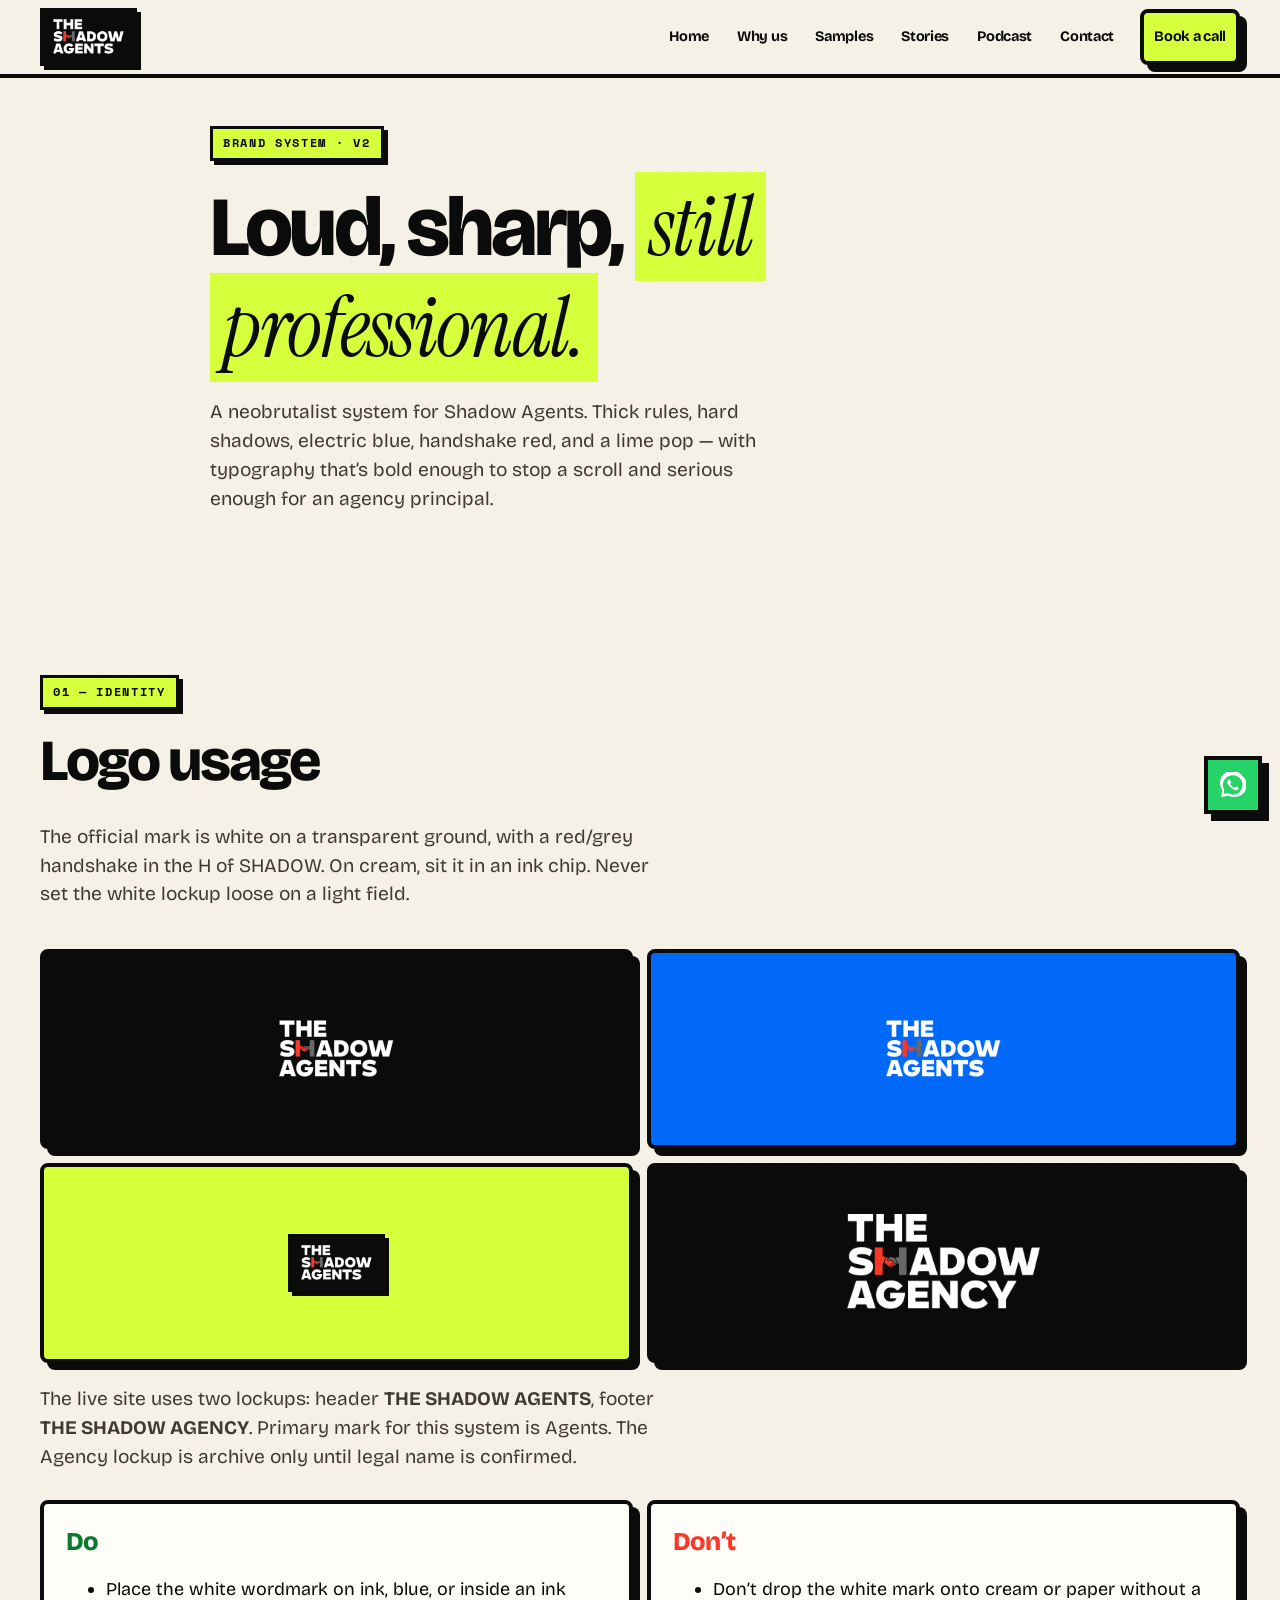
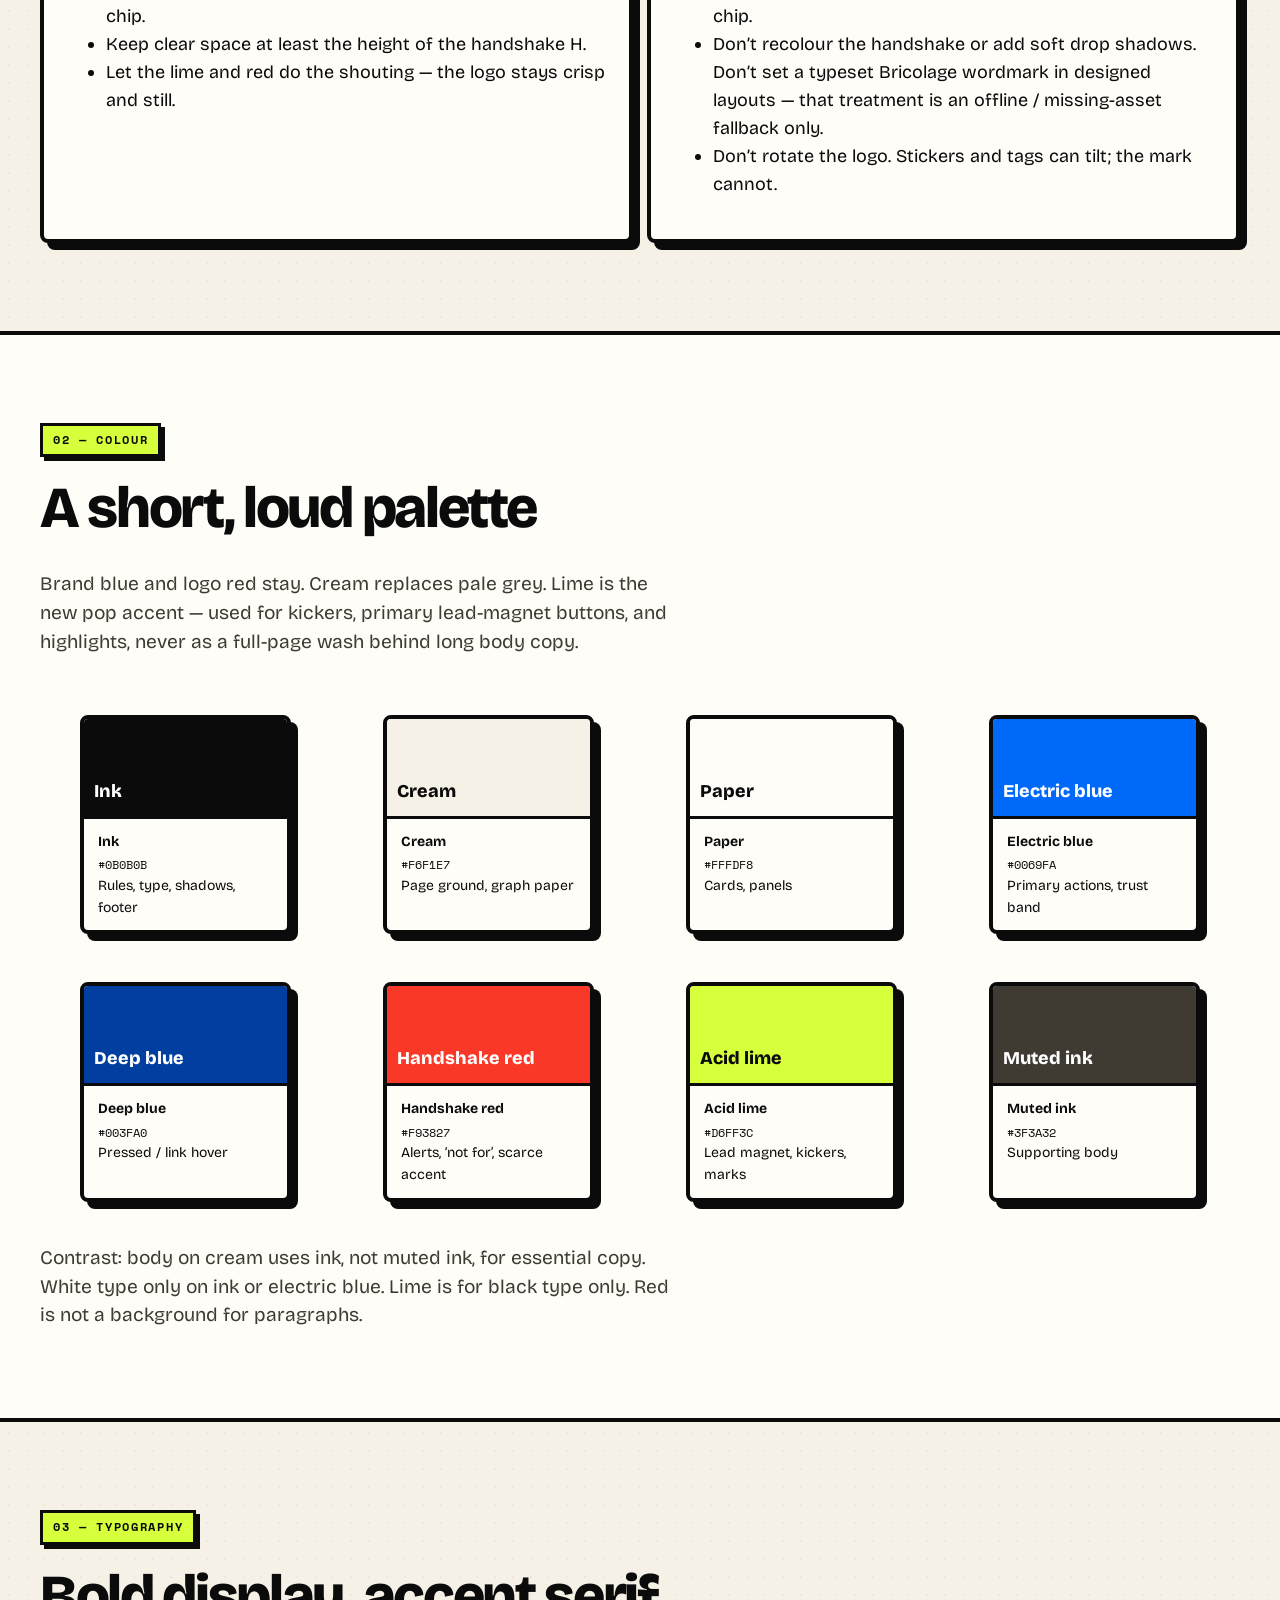
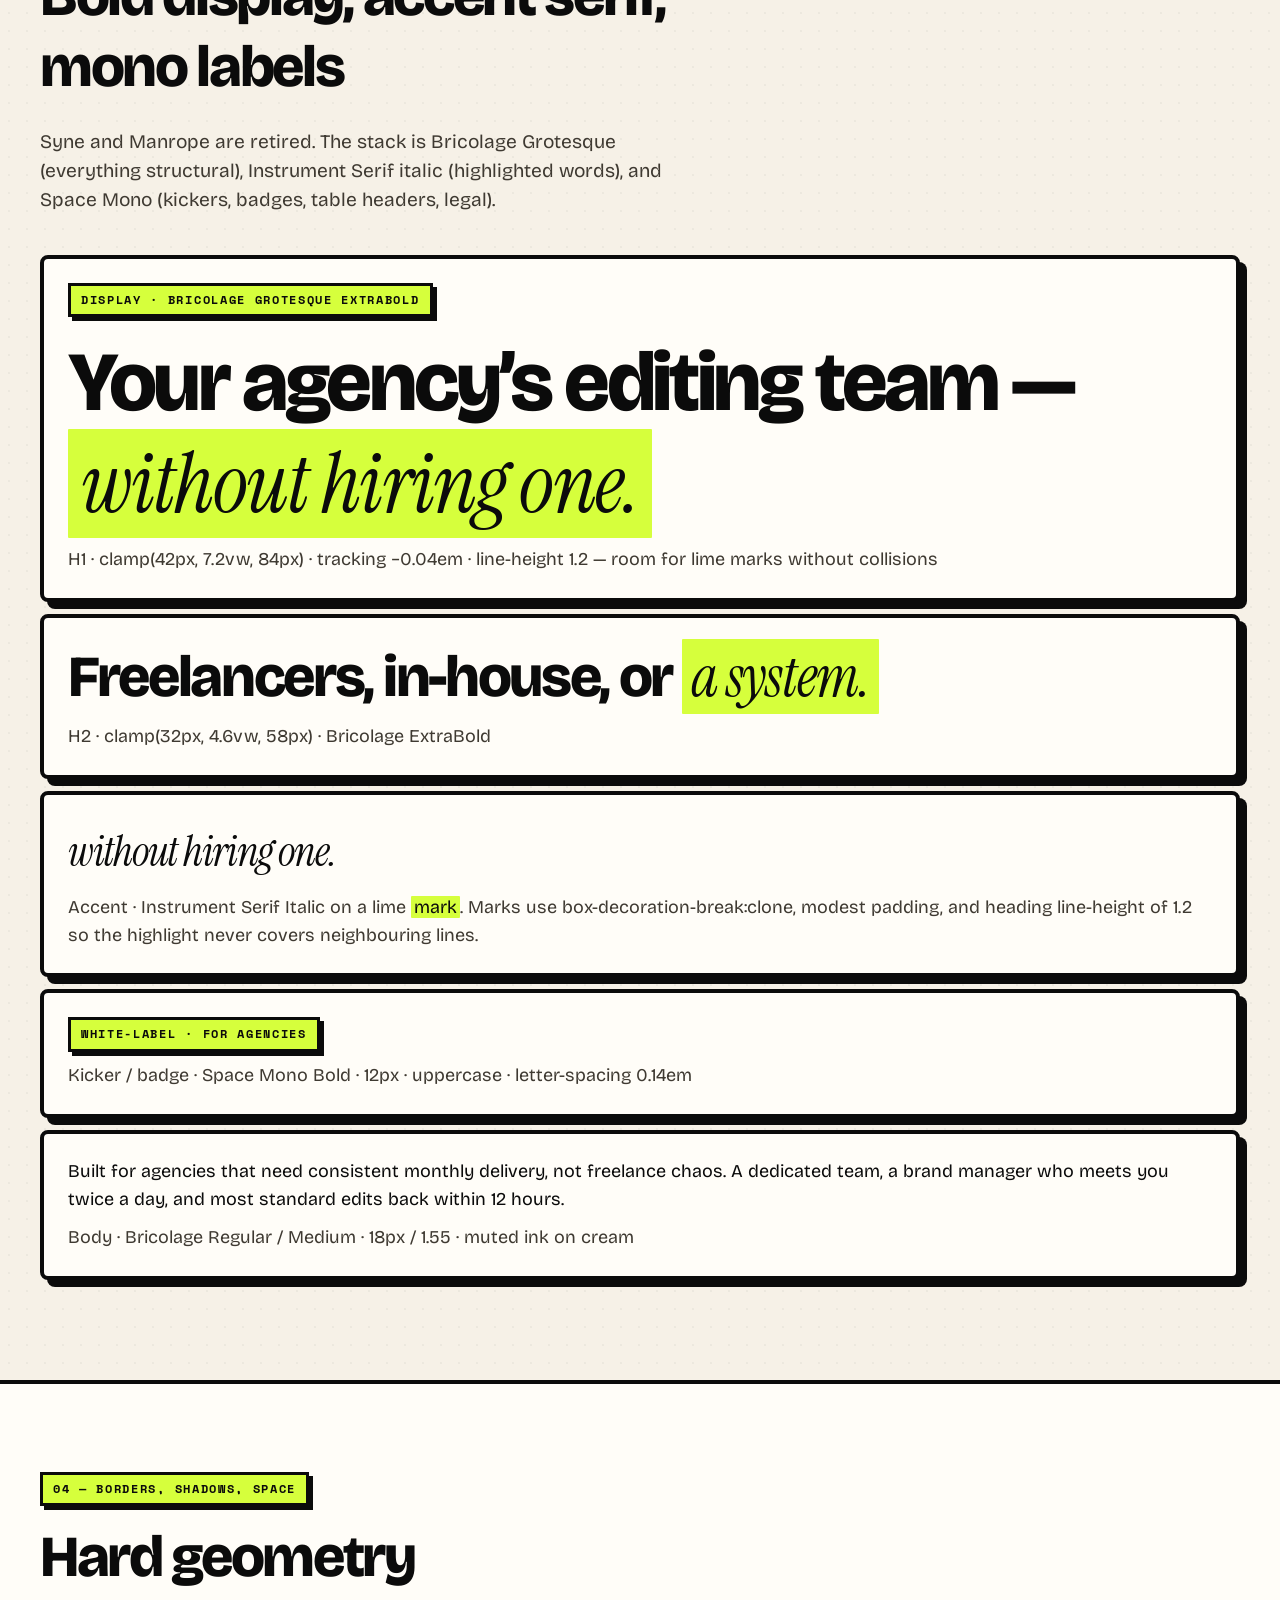
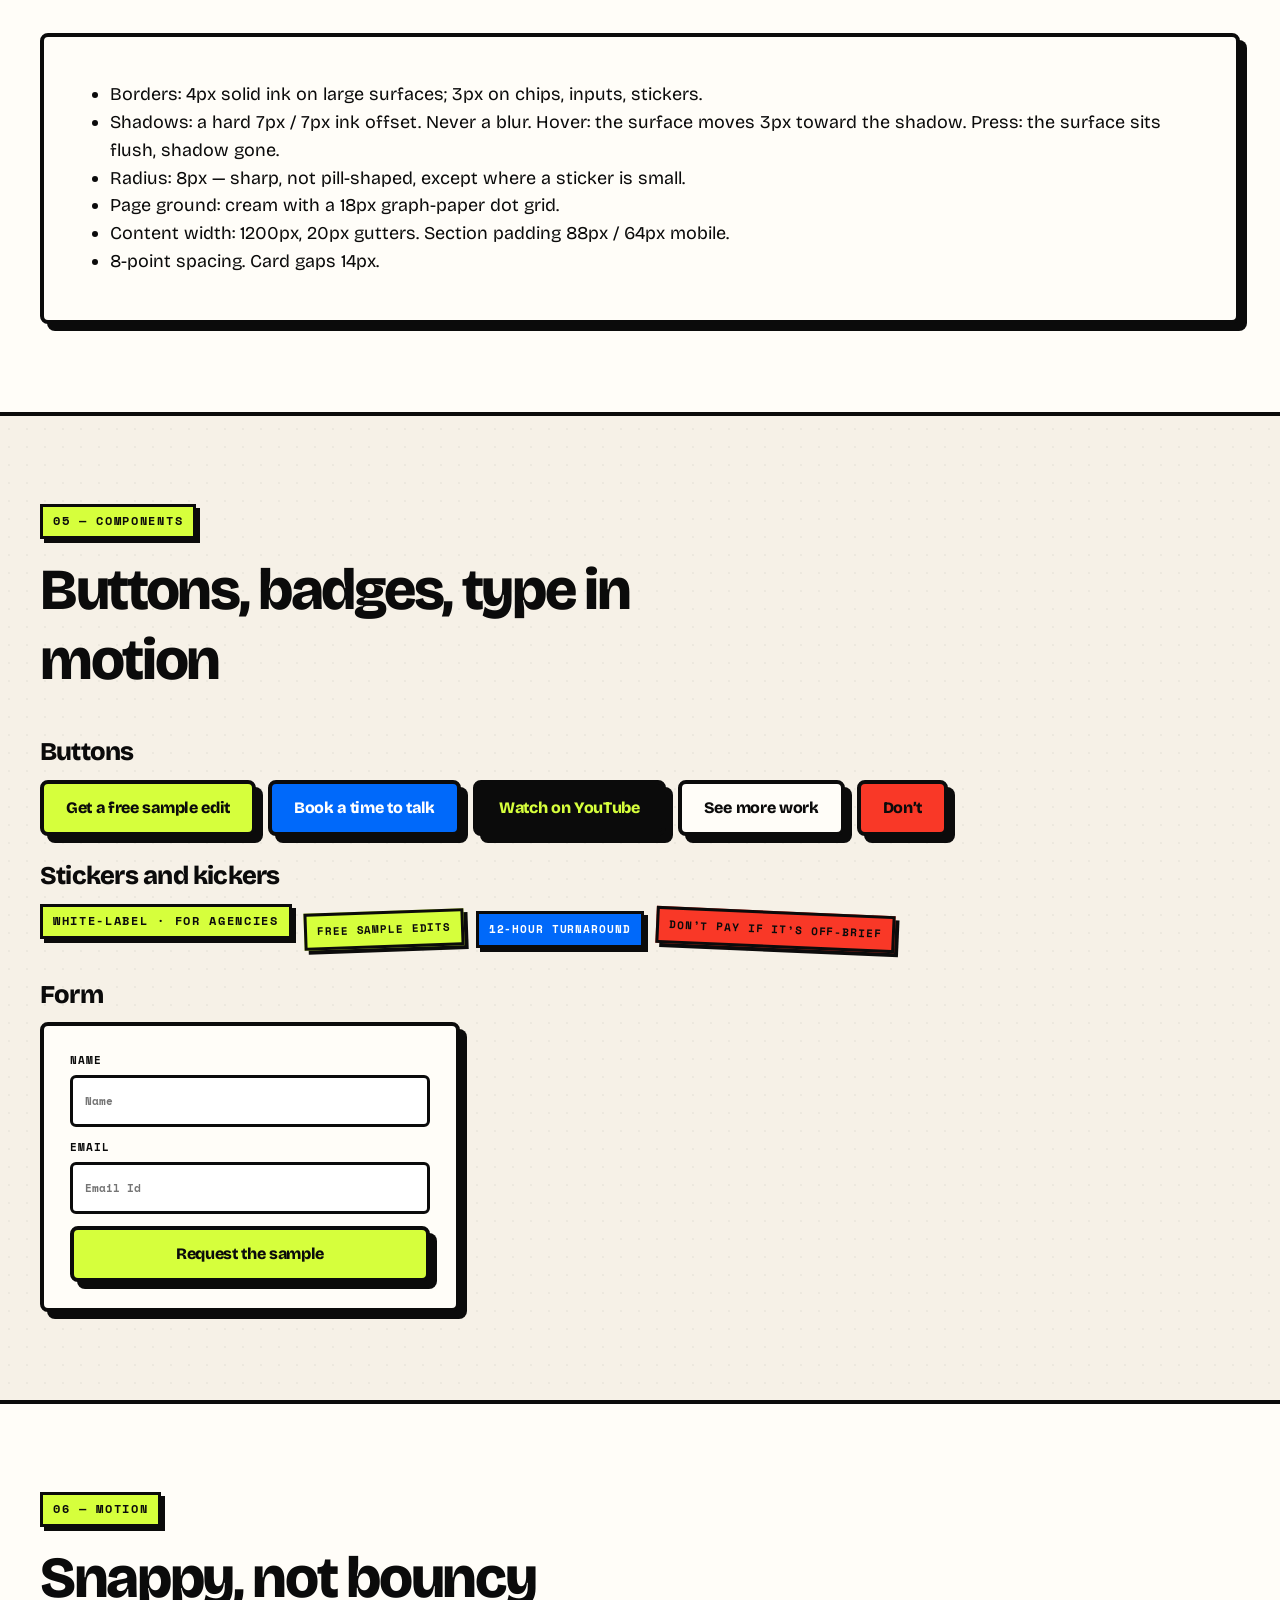
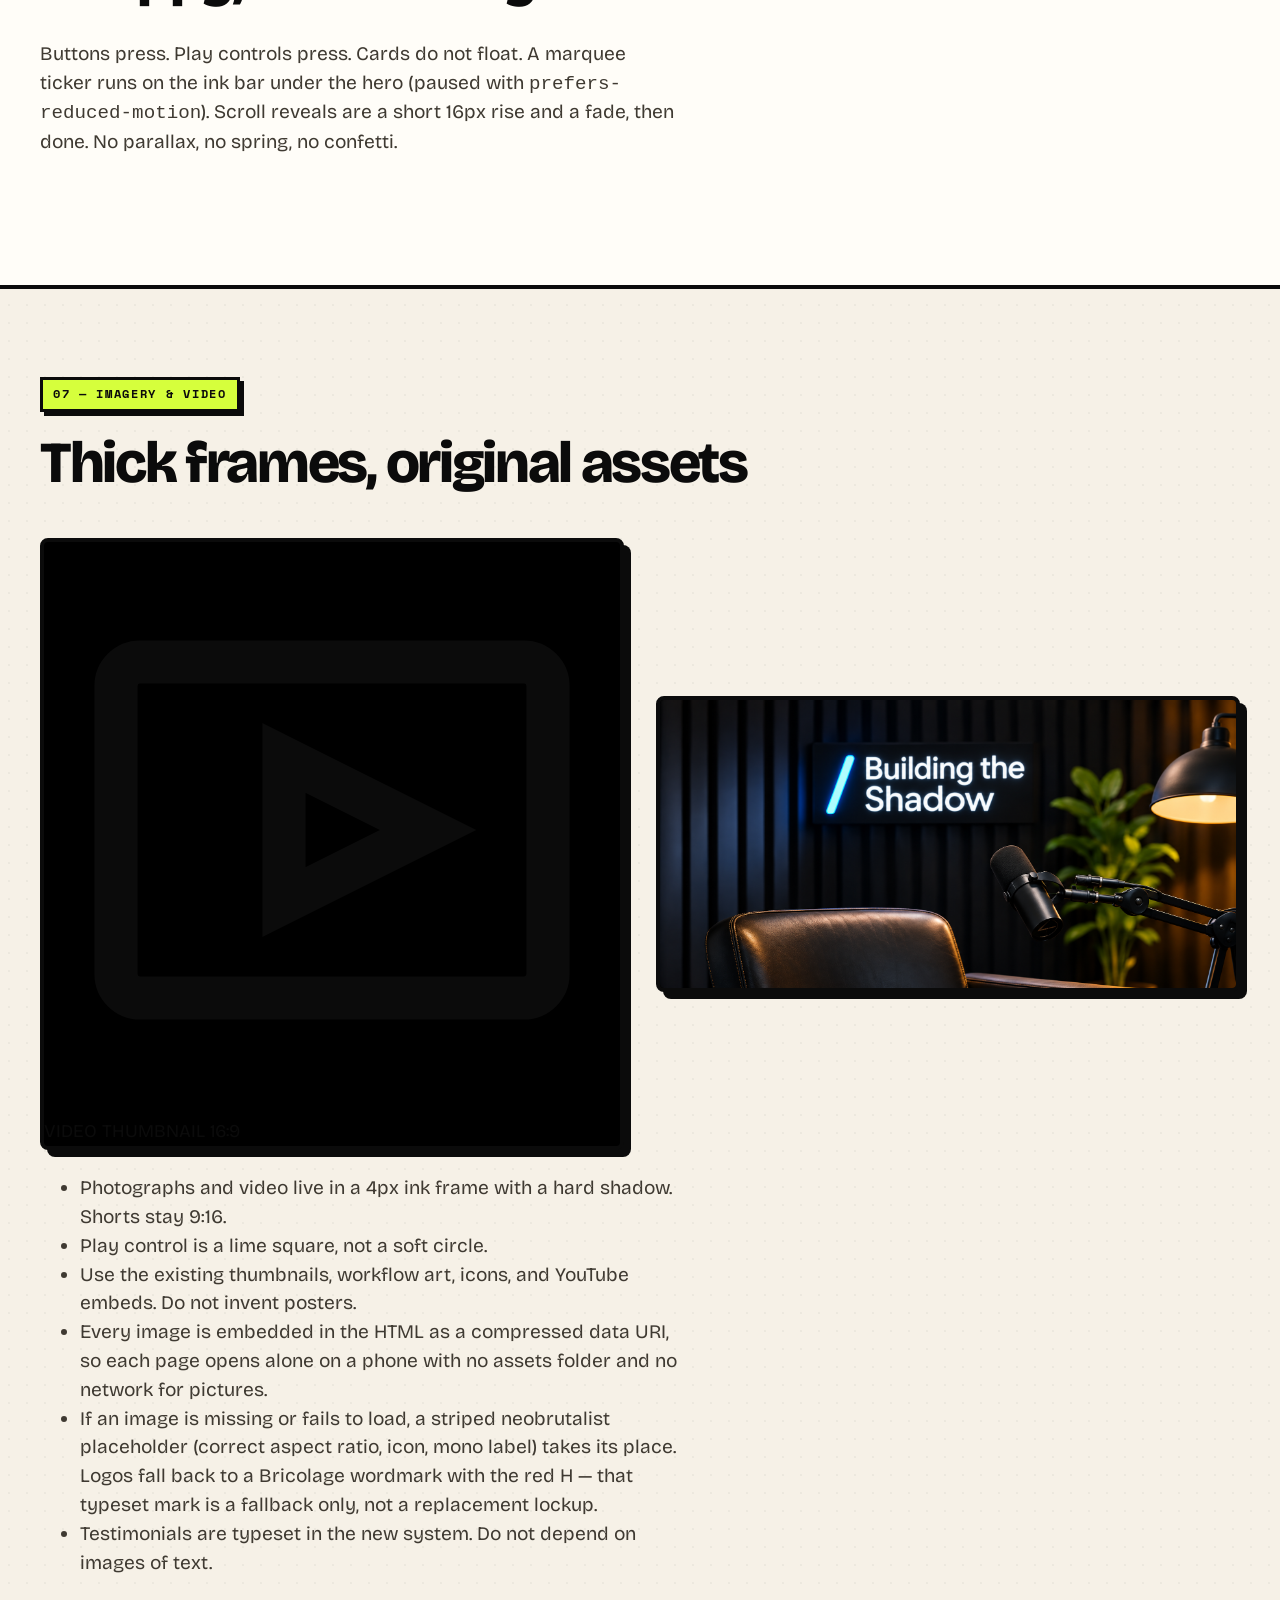
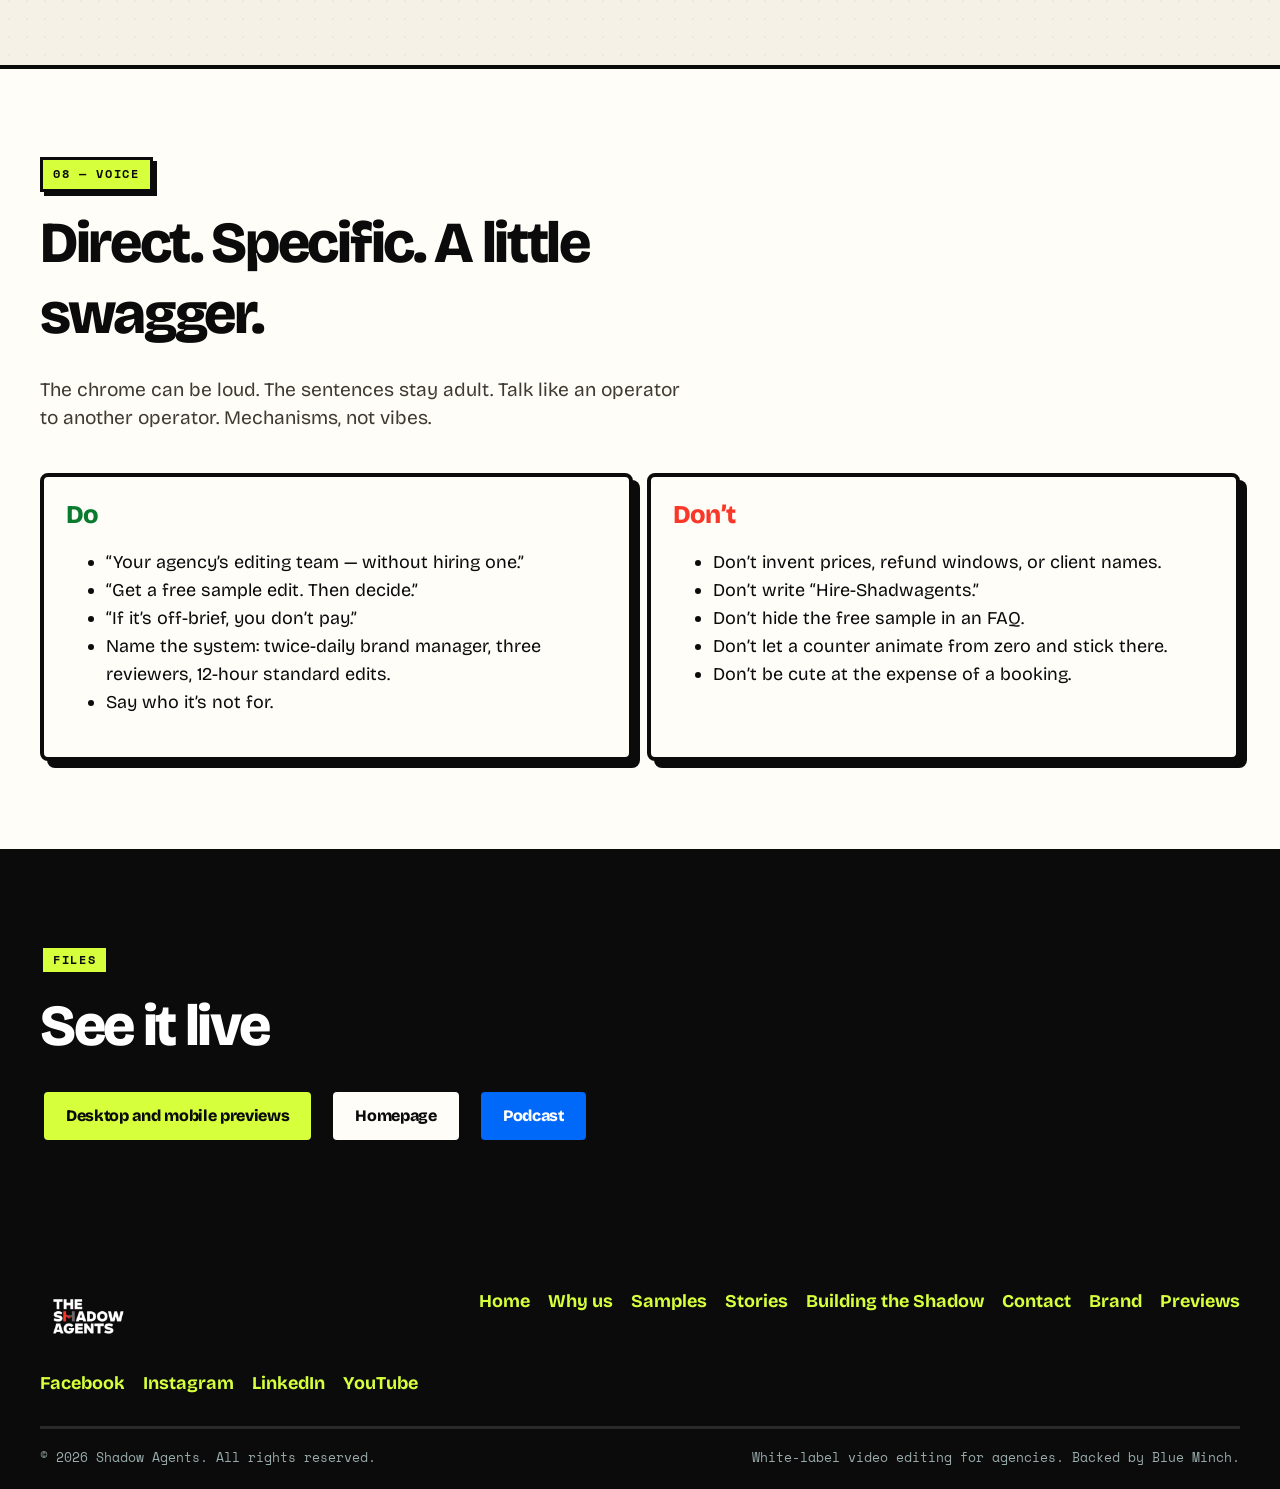
<file: brand-guidelines.html>
<!DOCTYPE html>
<html lang="en">
<head>
<meta charset="UTF-8">
<meta name="viewport" content="width=device-width, initial-scale=1">
<title>Shadow Agents — Brand guidelines (v2 neobrutalism)</title>
<meta name="description" content="Neobrutalist brand system for Shadow Agents: typography, colour, borders, shadows, components, motion, and voice.">
<link rel="preconnect" href="https://fonts.googleapis.com">
<link rel="preconnect" href="https://fonts.gstatic.com" crossorigin>
<link href="https://fonts.googleapis.com/css2?family=Bricolage+Grotesque:opsz,wght@12..96,400;12..96,500;12..96,600;12..96,700;12..96,800&family=Instrument+Serif:ital@0;1&family=Space+Mono:ital,wght@0,400;0,700;1,400&display=swap" rel="stylesheet">
<style>
/* Shadow Agents v2 — neobrutalist system */
/* Shadow Agents v2 — neobrutalist system */
:root{
  --ink:#0B0B0B;
  --cream:#F6F1E7;
  --paper:#FFFDF8;
  --blue:#0069FA;
  --blue-deep:#003FA0;
  --red:#F93827;
  --lime:#D6FF3C;
  --muted:#3F3A32;
  --line:4px solid var(--ink);
  --line-sm:3px solid var(--ink);
  --shadow:7px 7px 0 var(--ink);
  --shadow-sm:4px 4px 0 var(--ink);
  --radius:8px;
  --font-display:"Bricolage Grotesque",sans-serif;
  --font-serif:"Instrument Serif",serif;
  --font-mono:"Space Mono",ui-monospace,monospace;
  --container:1200px;
  --nav-h:78px;
  --cta-h:64px;
  --ease:cubic-bezier(.2,.8,.2,1);
}
*,*::before,*::after{box-sizing:border-box}
html{scroll-behavior:smooth;scroll-padding-top:calc(var(--nav-h) + 16px)}
section[id],.section[id],#contact,#sample,#enquire-form,#edits,#compare,#system,#process,#who,#portfolio,#stories,#problem,#faq,#podcast-teaser{scroll-margin-top:calc(var(--nav-h) + 16px)}
html,body{margin:0;padding:0;overflow-x:clip;max-width:100%}
body{
  font-family:var(--font-display);
  font-size:18px;
  line-height:1.55;
  color:var(--ink);
  background:var(--cream);
  background-image:
    radial-gradient(rgba(11,11,11,.04) 1px, transparent 1px),
    linear-gradient(var(--cream),var(--cream));
  background-size:18px 18px, auto;
  -webkit-font-smoothing:antialiased;
  text-rendering:optimizeLegibility;
}
img,svg,video{max-width:100%;display:block;height:auto}
iframe{max-width:100%;display:block;border:0}
button,input,textarea,select{font:inherit;color:inherit}
a{color:var(--blue-deep)}
a:hover{color:var(--blue)}
:focus-visible{outline:3px solid var(--blue);outline-offset:3px}
.skip{
  position:absolute;left:12px;top:0;z-index:10000;
  width:1px;height:1px;padding:0;margin:-1px;
  overflow:hidden;clip:rect(0,0,0,0);clip-path:inset(50%);
  white-space:nowrap;border:0;background:transparent;color:var(--ink);
}
.skip:focus,.skip:focus-visible{
  width:auto;height:auto;margin:0;padding:8px 12px;
  clip:auto;clip-path:none;overflow:visible;
  border:var(--line-sm);background:var(--lime);color:var(--ink);
  font-weight:800;top:12px;
}

.wrap{width:min(var(--container),calc(100% - 40px));margin-inline:auto}
.section{padding:88px 0;position:relative}
.kicker{
  display:inline-flex;align-items:center;gap:8px;
  font-family:var(--font-mono);font-size:12px;font-weight:700;
  letter-spacing:.14em;text-transform:uppercase;
  background:var(--lime);color:var(--ink);
  border:var(--line-sm);padding:5px 10px;
  box-shadow:var(--shadow-sm);margin:0 0 16px;
}
.kicker.lime{background:var(--lime);color:var(--ink)}
.kicker.blue{background:var(--blue);color:#fff}
.kicker.red{background:var(--red);color:var(--ink)}
.kicker.ink{background:var(--ink);color:var(--lime)}
/* Keep kicker typography/color when nested in large quote type or colored bands */
.quote-blow p.kicker,
.band-ink .kicker.lime,
.band-blue .kicker.lime,
.band-red .kicker.lime,
.page-hero .kicker.lime,
.photo-band .kicker.lime,
.cta-band .kicker.lime{
  font-family:var(--font-mono);font-size:12px;font-weight:700;font-style:normal;
  letter-spacing:.14em;line-height:1.2;text-transform:uppercase;
  background:var(--lime);color:var(--ink);
}
.quote-blow p.kicker.ink,
.band-lime .kicker.ink,
.cta-band .kicker.ink{
  background:var(--ink);color:var(--lime);
}
.quote-blow p.kicker.blue{background:var(--blue);color:#fff}
.quote-blow p.kicker.red{background:var(--red);color:var(--ink)}
h1,h2,h3,h4{font-family:var(--font-display);font-weight:800;letter-spacing:-.04em;line-height:1.2;margin:0 0 .45em;color:var(--ink);position:relative;z-index:0}
h1{font-size:clamp(42px,7.2vw,84px);line-height:1.2}
h2{font-size:clamp(32px,4.6vw,58px);line-height:1.22}
h3{font-size:clamp(20px,2vw,26px);letter-spacing:-.03em;line-height:1.25}
.lede{font-size:clamp(17px,1.5vw,21px);line-height:1.5;color:var(--muted);max-width:40rem;margin:0}
.accent{font-family:var(--font-serif);font-style:italic;font-weight:400;letter-spacing:-.02em}
.mark,
.quote-blow .mark,
.quote-blow p .mark,
.accent.mark{
  background:var(--lime);
  color:var(--ink);
  padding:0 .16em;
  margin:0;
  border-radius:1px;
  -webkit-box-decoration-break:clone;
  box-decoration-break:clone;
}
.mark-blue{background:var(--blue);color:#fff}
.mark-red{background:var(--red);color:var(--ink)}
.center{text-align:center}
.center .lede,.center .kicker{margin-inline:auto}
.section-head{max-width:760px;margin-bottom:40px}

/* Buttons */
.btn{
  display:inline-flex;align-items:center;justify-content:center;gap:10px;
  min-height:56px;padding:0 22px;
  border:var(--line);border-radius:8px;
  font-weight:800;font-size:16px;letter-spacing:-.02em;line-height:1;
  text-decoration:none !important;cursor:pointer;
  box-shadow:var(--shadow);
  transition:transform .12s var(--ease), box-shadow .12s var(--ease), background .12s;
  white-space:nowrap;
}
.btn:hover{transform:translate(3px,3px);box-shadow:4px 4px 0 var(--ink)}
.btn:active{transform:translate(7px,7px);box-shadow:0 0 0 var(--ink)}
.btn-primary{background:var(--blue);color:#fff !important}
.btn-lime{background:var(--lime);color:var(--ink) !important}
.btn-ink{background:var(--ink);color:var(--lime) !important}
.btn-paper{background:var(--paper);color:var(--ink) !important}
.btn-red{background:var(--red);color:var(--ink) !important}
.btn-row{display:flex;flex-wrap:wrap;gap:14px}

/* Cards / frames */
.card{
  background:var(--paper);
  border:var(--line);
  border-radius:var(--radius);
  box-shadow:var(--shadow);
}
.frame{
  border:var(--line);
  border-radius:var(--radius);
  box-shadow:var(--shadow);
  overflow:hidden;
  background:#000;
  box-sizing:border-box;
  min-width:0;
  max-width:100%;
}
.frame > img{
  display:block;
  max-width:100%;
}

/* Nav */
.site-header{
  position:sticky;top:0;z-index:1000;
  height:var(--nav-h);
  display:flex;align-items:center;
  background:var(--cream);
  border-bottom:var(--line);
}
.site-header .wrap{display:flex;align-items:center;justify-content:space-between;gap:20px;width:min(var(--container),calc(100% - 32px))}
.logo{display:flex;align-items:center;text-decoration:none}

/* white logo needs a dark chip on cream */
.logo-chip{background:var(--ink);padding:6px 10px;border:var(--line-sm);box-shadow:var(--shadow-sm);display:flex;align-items:center;min-height:52px}
.logo-chip img{height:40px;width:auto;max-width:150px}
.wordmark{
  font-family:var(--font-display);
  font-weight:800;
  letter-spacing:-.04em;
  line-height:1.05;
  color:#fff;
  font-size:13px;
  text-transform:uppercase;
  text-decoration:none;
  display:block;
}
.logo-chip .wordmark{font-size:12px;letter-spacing:-.03em;line-height:1.05}
.wordmark .wm-h{color:var(--red)}
.wordmark-lg{font-size:clamp(28px,4vw,46px);line-height:1;text-align:center}
.logo-box.lime .wordmark:not(.logo-chip .wordmark){color:var(--ink)}
.logo-box.lime .logo-chip .wordmark{color:#fff}
.nav{display:flex;align-items:center;gap:8px}
.nav a{
  color:var(--ink);text-decoration:none;font-weight:700;font-size:14.5px;
  padding:8px 10px;letter-spacing:-.02em;
}
.nav a:hover,.nav a[aria-current="page"]{background:var(--lime)}
.nav-cta{margin-left:8px}
.menu-toggle{
  display:none;width:48px;height:48px;border:var(--line-sm);border-radius:8px;
  background:var(--lime);box-shadow:var(--shadow-sm);cursor:pointer;padding:0;
  align-items:center;justify-content:center;
}
.menu-toggle span,.menu-toggle span::before,.menu-toggle span::after{
  display:block;width:18px;height:3px;background:var(--ink);position:relative;border-radius:1px;
}
.menu-toggle span::before,.menu-toggle span::after{content:"";position:absolute;left:0}
.menu-toggle span::before{top:-6px}
.menu-toggle span::after{top:6px}
body.nav-open .menu-toggle span{background:transparent}
body.nav-open .menu-toggle span::before{top:0;transform:rotate(45deg)}
body.nav-open .menu-toggle span::after{top:0;transform:rotate(-45deg)}

/* Hero */
.hero{padding:48px 0 28px}
.hero-grid{display:grid;grid-template-columns:1.05fr .95fr;gap:40px;align-items:center}
.hero h1{margin-bottom:18px}
.hero .lede{margin-bottom:26px;max-width:36rem}
.badge-row{display:flex;flex-wrap:wrap;gap:10px;margin-top:22px}
.sticker{
  font-family:var(--font-mono);font-size:11px;font-weight:700;letter-spacing:.08em;text-transform:uppercase;
  border:var(--line-sm);padding:7px 10px;background:var(--paper);
  box-shadow:var(--shadow-sm);
}
.sticker.lime{background:var(--lime)}
.sticker.blue{background:var(--blue);color:#fff}
.sticker.red{background:var(--red);color:var(--ink)}
.sticker.rot{transform:rotate(-2deg)}
.sticker.rot2{transform:rotate(2.5deg)}
.video-frame{position:relative;aspect-ratio:16/9;background:#000}
.video-frame img,.video-frame iframe{width:100%;height:100%;object-fit:cover;position:absolute;inset:0}
.play-btn{
  position:absolute;inset:0;display:flex;align-items:center;justify-content:center;
  background:transparent;border:0;cursor:pointer;width:100%;color:var(--ink);
}
.play-btn i{
  width:84px;height:84px;border:var(--line);background:var(--lime);
  display:grid;place-items:center;box-shadow:var(--shadow);
  transition:transform .12s var(--ease);
}
.play-btn:hover i{transform:translate(3px,3px);box-shadow:4px 4px 0 var(--ink)}
.play-btn svg{width:30px;height:30px;margin-left:4px}

/* Marquee */
.marquee{
  overflow:hidden;border-top:var(--line);border-bottom:var(--line);
  background:var(--ink);color:var(--lime);
  padding:12px 0;
}
.marquee-track{
  display:flex;gap:0;width:max-content;
  animation:tick 32s linear infinite;
  font-family:var(--font-mono);font-weight:700;font-size:13px;letter-spacing:.12em;text-transform:uppercase;
}
.marquee-track span{padding:0 28px;white-space:nowrap}
.marquee-track span::before{content:"✦  ";color:var(--blue)}
@keyframes tick{to{transform:translateX(-50%)}}

/* Trust */
.trust{padding:28px 0;background:var(--blue);border-bottom:var(--line);color:#fff}
.trust-grid{display:grid;grid-template-columns:repeat(4,1fr);gap:14px}
.trust-item{display:flex;align-items:center;gap:12px;background:var(--ink);border:var(--line-sm);padding:14px;box-shadow:4px 4px 0 #001e4d}
.trust-item img{width:40px;height:40px;object-fit:contain;border-radius:4px;background:#fff;flex-shrink:0}
.trust-item strong{display:block;font-size:28px;letter-spacing:-.04em;line-height:1;color:var(--lime)}
.trust-item span{display:block;font-size:12px;line-height:1.3;margin-top:3px;color:#fff}

/* Grids */
.pain-grid{display:grid;grid-template-columns:repeat(3,1fr);gap:14px}
.pain-card{padding:22px 20px;background:var(--paper)}
.pain-card .num{font-family:var(--font-mono);font-weight:700;font-size:12px;color:var(--red);letter-spacing:.1em;margin-bottom:8px}
.bento{display:grid;grid-template-columns:repeat(2,minmax(0,1fr));gap:14px;align-items:stretch}
.system-card{padding:22px 20px;display:grid;grid-template-columns:auto minmax(0,1fr);gap:14px;align-items:start;background:var(--paper);height:100%;min-width:0}
.system-card img{width:58px;height:50px;object-fit:contain;flex-shrink:0}
.system-card p{margin:8px 0 0;color:var(--muted);font-size:15.5px}
.compare{width:100%;border-collapse:separate;border-spacing:0;background:var(--paper);border:var(--line);box-shadow:var(--shadow);overflow:hidden}
.compare th,.compare td{padding:14px 16px;text-align:left;border-bottom:3px solid var(--ink);border-right:3px solid var(--ink);font-size:15px;vertical-align:top}
.compare th{font-family:var(--font-mono);font-size:12px;letter-spacing:.08em;text-transform:uppercase}
.compare th:last-child,.compare td:last-child{border-right:0;background:#edf5ff}
.compare thead th:last-child{background:var(--blue);color:#fff}
.compare tr:last-child td{border-bottom:0}
.compare .yes{font-weight:800}
.compare .no{color:var(--ink)}

.steps{display:grid;grid-template-columns:repeat(4,1fr);gap:14px}
.step{padding:22px 18px;background:var(--paper);position:relative}
.step .n{font-family:var(--font-mono);font-weight:700;font-size:12px;letter-spacing:.12em;background:var(--ink);color:var(--lime);display:inline-block;padding:3px 8px;margin-bottom:12px}
.step p{margin:8px 0 0;color:var(--muted);font-size:15px}

.portfolio-grid{display:grid;grid-template-columns:repeat(4,1fr);gap:14px}
.short-card{position:relative;aspect-ratio:9/16;background:#111}
.short-card img,.short-card iframe{width:100%;height:100%;object-fit:cover;position:absolute;inset:0}
.short-card .play-btn i{width:64px;height:64px}
.play-btn{align-items:flex-end;justify-content:flex-start;padding:14px;gap:10px;background:linear-gradient(0deg,rgba(11,11,11,.55),transparent 45%)}
.play-btn i{width:54px;height:54px;border-width:3px;box-shadow:4px 4px 0 var(--ink)}
.play-btn svg{width:22px;height:22px;margin-left:3px}
.play-btn::after{content:"Watch";font:700 12px/1 "Space Mono",monospace;letter-spacing:.08em;text-transform:uppercase;background:var(--ink);color:var(--lime);border:2px solid var(--lime);padding:7px 9px;margin-bottom:9px}
.short-card .play-btn i{width:46px;height:46px}
.short-card .play-btn::after{content:none}
@media (max-width:600px){.play-btn{padding:10px}.play-btn i{width:46px;height:46px}.play-btn::after{font-size:11px;padding:6px 8px;margin-bottom:6px}}


.quote-grid{display:grid;grid-template-columns:1fr 1fr;gap:14px}
blockquote.quote{margin:0;padding:28px 24px;background:var(--paper)}
blockquote.quote p{margin:0;font-size:22px;line-height:1.25;letter-spacing:-.03em;font-weight:700}
blockquote.quote footer{margin-top:16px;font-family:var(--font-mono);font-size:12px;letter-spacing:.06em;text-transform:uppercase}
.qmark{font-family:var(--font-serif);font-style:italic;font-size:56px;line-height:.7;color:var(--blue);margin-bottom:8px}
.portfolio-quotes{margin-top:36px}
.portfolio-quotes .sticker{display:inline-block;margin-bottom:16px}
.portfolio-quotes blockquote.quote p{
  font-family:var(--font-serif);font-style:italic;font-weight:400;letter-spacing:-.02em;
  font-size:clamp(20px,2vw,24px);line-height:1.3;color:var(--ink);
}

.faq-list{display:flex;flex-direction:column;gap:10px;max-width:900px}
.faq-list details{background:var(--paper);border:var(--line);box-shadow:var(--shadow-sm);padding:0 20px}
.faq-list summary{
  cursor:pointer;list-style:none;font-weight:800;font-size:20px;letter-spacing:-.03em;
  padding:18px 0;display:flex;justify-content:space-between;gap:16px;align-items:center;
}
.faq-list summary::-webkit-details-marker{display:none}
.faq-list summary::after{content:"+";font-family:var(--font-mono);font-size:24px}
.faq-list details[open] summary::after{content:"–"}
.faq-list details p{margin:0 0 18px;color:var(--muted)}

.split{display:grid;grid-template-columns:1fr 1fr;gap:32px;align-items:center}
.contact-grid{display:grid;grid-template-columns:1fr 1fr;gap:18px;align-items:start}
.panel{padding:26px;background:var(--paper);color:var(--ink)}
.panel h3{margin-bottom:6px}
.panel .hint{color:var(--muted);font-size:15px;margin:0 0 18px}
.form-grid{display:grid;gap:12px}
.form-grid label{display:grid;gap:6px;font-family:var(--font-mono);font-size:11px;font-weight:700;letter-spacing:.1em;text-transform:uppercase}
.form-grid input{
  height:52px;border:var(--line-sm);border-radius:6px;padding:0 12px;background:#fff;
}
.form-status{font-size:14px;margin:8px 0 0;display:none;font-weight:700}
.calendly-embed{min-height:620px;width:100%;background:#fff;border:var(--line-sm)}
.alt-contact{display:flex;flex-wrap:wrap;gap:10px;margin-top:14px}

.site-footer{background:var(--ink);color:#fff;padding:48px 0 24px;border-top:var(--line)}
.foot-grid{display:flex;justify-content:space-between;gap:24px;flex-wrap:wrap;padding-bottom:28px;border-bottom:3px solid #2a2a2a}
.foot-links,.socials{display:flex;flex-wrap:wrap;gap:12px 18px}
.foot-links a,.socials a{color:var(--lime);text-decoration:none;font-weight:700}
.foot-links a:hover,.socials a:hover{color:#fff}
.legal{display:flex;justify-content:space-between;gap:12px;flex-wrap:wrap;padding-top:18px;color:#9aa;font-size:13px;font-family:var(--font-mono)}

.wa-fab{
  position:fixed;right:18px;bottom:86px;z-index:900;
  width:58px;height:58px;border:var(--line);background:#25D366;color:#fff;
  display:grid;place-items:center;box-shadow:var(--shadow);
}
.wa-fab:hover{transform:translate(3px,3px);box-shadow:4px 4px 0 var(--ink);color:#fff}
.wa-fab svg{width:26px;height:26px}

.mobile-cta{
  display:none;position:fixed;left:0;right:0;bottom:0;z-index:950;
  background:var(--ink);border-top:var(--line);padding:10px 12px;gap:8px;
}
.mobile-cta .btn{flex:1;min-height:48px;font-size:14px}

/* Podcast */
.hero-pod{position:relative;padding:0;min-height:82vh;display:flex;align-items:flex-end;border-bottom:var(--line);background:#0b0b0b;overflow:hidden;box-shadow:inset 0 0 0 4px var(--ink)}
.hero-pod .hero-bg{position:absolute;inset:0}
.hero-pod .hero-bg img,.hero-pod .hero-bg .ph{
  position:absolute;inset:0;width:100%;height:100%;object-fit:cover;object-position:78% 50%;border:0;
}
.hero-pod .hero-bg-video{
  position:absolute;inset:0;overflow:hidden;pointer-events:none;z-index:0;
}
.hero-pod .hero-bg-video iframe{
  position:absolute;top:50%;left:50%;
  width:177.78vh;height:100vh;min-width:100%;min-height:56.25vw;
  transform:translate(-50%,-50%) scale(1.12);
  border:0;pointer-events:none;max-width:none;
}
.hero-pod .hero-bg-fx{
  position:absolute;inset:0;pointer-events:none;z-index:1;
  background:
    linear-gradient(180deg,rgba(11,11,11,.55) 0%,rgba(11,11,11,.70) 52%,rgba(11,11,11,.85) 100%),
    linear-gradient(90deg,rgba(11,11,11,.62) 0%,rgba(11,11,11,.28) 42%,rgba(11,11,11,.12) 100%);
}
.hero-pod .hero-bg-fx::after{
  content:"";position:absolute;inset:0;pointer-events:none;opacity:.09;mix-blend-mode:overlay;
  background-image:url("data:image/svg+xml;utf8,<svg xmlns='http://www.w3.org/2000/svg' width='180' height='180'><filter id='n'><feTurbulence type='fractalNoise' baseFrequency='0.8' numOctaves='4' stitchTiles='stitch'/></filter><rect width='100%' height='100%' filter='url(%23n)'/></svg>");background-size:180px 180px;
}
.hero-pod .wrap{position:relative;z-index:2;padding:130px 0 64px;max-width:900px}
.hero-pod .wrap::before{
  content:"";position:absolute;left:-8%;bottom:-6%;width:min(740px,95%);height:min(560px,85%);
  background:radial-gradient(ellipse at 28% 55%,rgba(214,255,60,.22) 0%,rgba(214,255,60,.08) 42%,transparent 70%);
  pointer-events:none;z-index:0;filter:blur(2px);
}
.hero-pod .wrap > *{position:relative;z-index:1}
.hero-pod h1,.hero-pod .lede{color:#fff}
.hero-pod .lede{color:#efe9d8}
.hero-pod h1{line-height:1.18}
.hero-pod h1 .mark{color:var(--ink)}
.episode-grid{display:grid;grid-template-columns:repeat(3,1fr);gap:16px}
.episode-card{background:var(--paper);overflow:hidden}
.episode-card .embed{position:relative;aspect-ratio:16/9;background:#111;border-bottom:var(--line-sm);overflow:hidden}
.episode-card .embed img,.episode-card .embed iframe,.episode-card .embed .ph{width:100%;height:100%;object-fit:cover;position:absolute;inset:0;border:0}
.episode-card h3{padding:16px;font-size:18px;margin:0}
.benefit-grid,.topic-grid{display:grid;grid-template-columns:repeat(3,1fr);gap:14px}
.benefit-card,.topic-card{padding:22px 18px;background:var(--paper)}
.benefit-card img,.topic-card img{width:56px;height:56px;object-fit:contain;margin-bottom:12px}
.benefit-card p{margin:8px 0 0;color:var(--muted);font-size:15.5px}

/* Brand guidelines */
.swatch-grid{display:grid;grid-template-columns:repeat(4,1fr);gap:12px}
.swatch{overflow:hidden;background:var(--paper)}
.swatch .chip{height:100px;border-bottom:var(--line-sm)}
.swatch figcaption{padding:12px 14px;font-size:14px}
.swatch code{display:block;font-family:var(--font-mono);font-size:12px;margin-top:4px}
.type-specimen{padding:24px;background:var(--paper);margin-bottom:12px}
.do-dont{display:grid;grid-template-columns:1fr 1fr;gap:14px}
.do,.dont{padding:22px;background:var(--paper)}
.do h3{color:#0a7a2f}.dont h3{color:var(--red)}
.logo-row{display:grid;grid-template-columns:1fr 1fr;gap:14px}
.logo-box{padding:36px;display:grid;place-items:center;min-height:200px}
.logo-box.dark{background:var(--ink)}
.logo-box.blue{background:var(--blue)}
.logo-box.lime{background:var(--lime)}
.logo-box img{max-height:110px;width:auto}
.comp-row{display:flex;flex-wrap:wrap;gap:12px;align-items:center;margin:12px 0 24px}

/* Previews */
.preview-hero{padding:56px 0 36px;background:var(--ink);color:#fff;border-bottom:var(--line)}
.preview-hero h1,.preview-hero .lede{color:#fff}
.preview-hero .lede{color:#d9d3c4}
.tabs{display:flex;gap:10px;flex-wrap:wrap;margin:24px 0 0}
.tab-btn{background:var(--paper);border:var(--line);box-shadow:var(--shadow-sm);padding:10px 16px;cursor:pointer;font-weight:800;color:var(--ink)}
.tab-btn[aria-selected="true"]{background:var(--lime);color:var(--ink)}
.frames{display:grid;grid-template-columns:minmax(0,1fr) 390px;gap:28px;align-items:start;padding:36px 0 72px;width:100%}
.frames > .device:first-child,.browser,.browser-screen{width:100%;min-width:0}
.device{margin:0}
.device figcaption{text-align:center;margin-top:10px;font-family:var(--font-mono);font-size:11px;letter-spacing:.08em;text-transform:uppercase}
.browser{background:var(--ink);border:var(--line);box-shadow:var(--shadow);overflow:hidden;border-radius:8px}
.browser-bar{display:flex;align-items:center;gap:8px;padding:10px 12px;background:#111;border-bottom:3px solid var(--ink)}
.browser-bar .dots{display:flex;gap:6px}
.browser-bar .dots i{width:10px;height:10px;border:2px solid #fff;background:var(--red);display:block}
.browser-bar .dots i:nth-child(2){background:var(--lime)}
.browser-bar .dots i:nth-child(3){background:var(--blue)}
.browser-bar .url{flex:1;background:var(--cream);color:var(--ink);font-family:var(--font-mono);font-size:11px;padding:4px 8px;overflow:hidden;white-space:nowrap;text-overflow:ellipsis;border:2px solid var(--ink)}
.browser-screen{overflow:hidden;background:#fff;position:relative;aspect-ratio:1440/900}
.browser-screen iframe,.phone-screen iframe{max-width:none !important;position:absolute;top:0;left:0;border:0;transform-origin:top left}
.browser-screen iframe{width:1440px;height:900px}
.phone{width:390px;max-width:100%;background:var(--ink);border:var(--line);box-shadow:var(--shadow);border-radius:28px;padding:12px}
.phone-notch{width:110px;height:16px;background:#000;border:2px solid #222;border-radius:0 0 12px 12px;margin:0 auto 8px}
.phone-screen{width:100%;height:680px;overflow:hidden;background:#fff;position:relative;border:3px solid var(--ink)}
.phone-screen iframe{width:390px;height:844px}
[hidden]{display:none !important}

.band-ink{background:var(--ink);color:#fff;border-top:var(--line);border-bottom:var(--line)}
.band-ink h2,.band-ink h3{color:#fff}
.band-ink .lede{color:#d9d3c4}
.sticker.lime,.band-ink .sticker.lime{color:var(--ink)}
blockquote.quote,.band-ink blockquote.quote{color:var(--ink)}
blockquote.quote footer,.band-ink blockquote.quote footer{color:var(--ink);opacity:.8}

.band-blue{background:var(--blue);color:#fff;border-top:var(--line);border-bottom:var(--line)}
.band-blue h2{color:#fff}
.band-blue .lede,.band-blue .quote-blow footer,blockquote.quote-blow[style*='#fff'] footer{color:#fff}
.band-lime{background:var(--lime);border-top:var(--line);border-bottom:var(--line)}
.band-paper{background:var(--paper);border-top:var(--line);border-bottom:var(--line)}

.hero .reveal,.hero-pod .reveal,.preview-hero .reveal{opacity:1;transform:none}
.reveal{opacity:0;transform:translateY(16px)}
.reveal.in{opacity:1;transform:none;transition:opacity .5s var(--ease),transform .5s var(--ease)}

.workflow-panel{padding:16px;background:var(--paper);overflow:auto}
.workflow-panel img{width:100%;height:auto}
.workflow-alt{margin-top:14px}
.workflow-alt summary{cursor:pointer;font-weight:800}
.workflow-tall{max-height:560px;overflow:auto;margin-top:12px;border:var(--line);background:#fff}
.workflow-tall img{width:min(480px,100%);margin-inline:auto}

@media (prefers-reduced-motion:reduce){
  html{scroll-behavior:auto}
  .marquee-track{animation:none}
  .reveal{opacity:1;transform:none}
  .btn,.play-btn i{transition:none}
  .hero-bg-video{display:none !important}
}
@media (max-width:1100px){
  .hero-grid,.split,.contact-grid,.trust-grid,.frames{grid-template-columns:1fr}
  .bento{grid-template-columns:repeat(2,minmax(0,1fr))}
  .steps,.pain-grid,.swatch-grid,.portfolio-grid{grid-template-columns:1fr 1fr}
  .episode-grid,.benefit-grid,.topic-grid,.vs-grid,.contact-tiles{grid-template-columns:minmax(0,1fr)}
  .frames{justify-items:center}
  .mosaic{grid-template-columns:repeat(2,minmax(0,1fr));grid-auto-rows:auto;align-items:start}
  .mosaic .w2,.mosaic .w3,.mosaic .h2{grid-column:auto;grid-row:auto}
  .mosaic .frame{width:100%;height:auto;aspect-ratio:auto;overflow:hidden}
  .mosaic .frame img{width:100%;height:auto;max-width:100%;object-fit:contain;object-position:center;display:block;position:static;background:#111}
  .mosaic .frame:last-child:nth-child(odd){grid-column:1 / -1}
}
@media (max-width:820px){
  .menu-toggle{display:flex}
  .nav{
    display:none;position:absolute;top:var(--nav-h);left:0;right:0;
    background:var(--cream);flex-direction:column;align-items:stretch;
    padding:12px 16px 20px;border-bottom:var(--line);gap:4px;
  }
  body.nav-open .nav{display:flex}
  .nav a{padding:12px 8px}
  .nav-cta{margin:10px 0 0}
  .quote-grid,.do-dont,.logo-row,.compare{display:block}
  .compare thead{display:none}
  .compare tr{display:block;border-bottom:var(--line-sm);padding:8px 0}
  .compare td,.compare th{display:block;border:0;padding:6px 14px}
  .compare td:last-child{background:#edf5ff;margin:6px 10px 10px;border:var(--line-sm)}
  .compare td::before{content:attr(data-label) " · ";font-family:var(--font-mono);font-size:10px;letter-spacing:.08em;text-transform:uppercase}
  .section{padding:64px 0}
  .badge-row{padding-right:72px}
  .mobile-cta{display:flex}
  body{padding-bottom:var(--cta-h)}
  .wa-fab{bottom:80px;right:12px}
  .hero{padding:24px 0 calc(20px + var(--cta-h))}
  .hero h1{margin-bottom:12px}
  .hero .lede{margin-bottom:16px}
  .hero .btn-row{gap:10px}
  .badge-row{margin-top:14px}
  .hero-pod{min-height:0}
  .hero-pod .wrap{padding:32px 0 calc(24px + var(--cta-h))}
  .hero-pod .hero-bg-fx{
    background:
      linear-gradient(180deg,rgba(11,11,11,.58) 0%,rgba(11,11,11,.72) 48%,rgba(11,11,11,.88) 100%),
      linear-gradient(90deg,rgba(11,11,11,.70) 0%,rgba(11,11,11,.32) 55%,rgba(11,11,11,.16) 100%);
  }
}
@media (max-width:640px){
  .pain-grid,.portfolio-grid,.steps,.episode-grid,.benefit-grid,.topic-grid,.swatch-grid,.bento{grid-template-columns:minmax(0,1fr)}
  .btn-row{flex-direction:column}
  .hero .btn-row .btn,.hero-pod .btn-row .btn,#final-cta .btn{width:100%}
  .trust-grid{grid-template-columns:1fr 1fr}
  h1{font-size:clamp(36px,12vw,52px)}
}

/* ========== Inner pages — photo-heavy layouts ========== */
.page-hero{
  position:relative;min-height:78vh;display:flex;align-items:flex-end;
  border-bottom:var(--line);overflow:hidden;background:#0b0b0b;
}
.page-hero .hero-bg{position:absolute;inset:0}
.page-hero .hero-bg img,.page-hero .hero-bg .ph{
  width:100%;height:100%;object-fit:cover;position:absolute;inset:0;border:0;
}
.page-hero .hero-bg-fx{
  position:absolute;inset:0;pointer-events:none;
  background:
    linear-gradient(180deg,rgba(11,11,11,.2) 0%,rgba(11,11,11,.68) 52%,rgba(11,11,11,.92) 100%),
    linear-gradient(90deg,rgba(11,11,11,.7) 0%,rgba(11,11,11,.25) 48%,transparent 100%);
}
.page-hero .wrap{position:relative;z-index:2;padding:130px 0 64px}
.page-hero h1,.page-hero .lede{color:#fff}
.page-hero .lede{color:#efe9d8;max-width:42rem}
.page-hero h1{font-size:clamp(40px,8vw,92px);line-height:1.18;margin-bottom:18px}
.page-hero .btn-row{margin-top:26px}
.page-hero.hero-cream{background:var(--cream);min-height:auto;align-items:center}
.page-hero.hero-cream .hero-bg-fx{display:none}
.page-hero.hero-cream h1,.page-hero.hero-cream .lede{color:var(--ink)}
.page-hero.hero-cream .lede{color:var(--muted)}
.page-hero.hero-cream .wrap{padding:56px 0 36px}
.page-hero.hero-lime{background:var(--lime)}
.page-hero.hero-lime .hero-bg-fx{
  background:linear-gradient(180deg,rgba(11,11,11,.05),rgba(11,11,11,.55) 80%);
}
.page-hero .hero-bg-fx.soft{
  background:
    linear-gradient(180deg,rgba(11,11,11,.1) 0%,rgba(11,11,11,.55) 60%,rgba(11,11,11,.88) 100%),
    linear-gradient(90deg,rgba(11,11,11,.55) 0%,rgba(11,11,11,.15) 55%,transparent 100%);
}
.page-hero .reveal, .page-hero.hero-cream .reveal{opacity:1;transform:none}

.shadow-lg{box-shadow:10px 10px 0 var(--ink)}
.lift{transition:transform .16s var(--ease), box-shadow .16s var(--ease)}
.lift:hover{transform:translate(-3px,-3px);box-shadow:10px 10px 0 var(--ink)}

.logo-rail{
  overflow:hidden;border-top:var(--line);border-bottom:var(--line);
  background:var(--paper);padding:14px 0;
}
.logo-rail.ink{background:var(--ink)}
.logo-rail.blue{background:var(--blue)}
.logo-rail.lime{background:var(--lime)}
.logo-rail-track{display:flex;gap:10px;width:max-content;animation:tick 48s linear infinite;align-items:center;padding-inline:10px}
.logo-pill{
  height:92px;min-width:0;width:auto;padding:8px 14px;
  background:#fff;border:3px solid var(--ink);box-shadow:4px 4px 0 var(--ink);
  display:grid;place-items:center;border-radius:6px;box-sizing:border-box;
}
.logo-pill img{
  max-height:72px;max-width:180px;width:auto;height:auto;
  object-fit:contain;display:block;
}
.logo-rail.ink .logo-pill{background:var(--cream)}

.logo-wall, .logo-grid{
  display:grid;grid-template-columns:repeat(auto-fit,minmax(140px,1fr));gap:10px;
}
.logo-tile{
  background:#fff;border:var(--line-sm);box-shadow:var(--shadow-sm);
  padding:8px;height:100px;min-height:0;display:grid;place-items:center;border-radius:6px;
  box-sizing:border-box;
  transition:transform .16s var(--ease), box-shadow .16s var(--ease);
}
.logo-tile:hover{transform:translate(-3px,-3px) rotate(-1.5deg);box-shadow:8px 8px 0 var(--ink)}
.logo-tile img{
  max-height:76px;max-width:80%;width:auto;height:auto;
  object-fit:contain;display:block;
}
.logo-tile.ink{background:var(--ink)}

.photo-band{position:relative;min-height:460px;border-top:var(--line);border-bottom:var(--line);overflow:hidden;display:flex;align-items:flex-end}
.photo-band > img.band-img, .photo-band .band-img{
  width:100%;height:100%;object-fit:cover;position:absolute;inset:0;min-height:460px;
}
.photo-band .band-shade{
  position:absolute;inset:0;
  background:linear-gradient(180deg,transparent 30%,rgba(11,11,11,.78) 100%);
}
.photo-band .wrap{position:relative;z-index:1;padding:72px 0}
.photo-band h2,.photo-band .lede{color:#fff}
.photo-band .lede{color:#efe9d8}

.mosaic{display:grid;grid-template-columns:repeat(6,minmax(0,1fr));grid-auto-rows:minmax(140px,14vw);gap:10px;align-items:stretch}
.mosaic > *{min-width:0;min-height:0;max-width:100%;overflow:hidden;box-sizing:border-box}
.mosaic .frame{height:100%;width:100%;overflow:hidden}
.mosaic .frame img{width:100%;height:100%;max-width:100%;object-fit:cover;object-position:center;display:block;position:static}
.mosaic .w2{grid-column:span 2}
.mosaic .w3{grid-column:span 3}
.mosaic .h2{grid-row:span 2}

.collage{position:relative;min-height:540px}
.collage .piece{position:absolute;overflow:hidden}
.collage .piece img{width:100%;height:100%;object-fit:cover}

.hscroll{
  display:flex;gap:16px;overflow-x:auto;scroll-snap-type:x mandatory;
  padding:6px 2px 32px;scrollbar-color:var(--ink) var(--cream);
  -webkit-overflow-scrolling:touch;
}
.hscroll > *{flex:0 0 auto;scroll-snap-align:start;box-sizing:border-box}
.hscroll > .frame{position:relative;overflow:hidden}
.hscroll > .frame img{width:100%;height:100%;max-width:100%;object-fit:contain;object-position:center;position:absolute;inset:0;display:block}
.hscroll .short-card{width:min(260px,70vw)}
.hscroll .scroll-card{width:min(320px,78vw);background:var(--paper);overflow:hidden}
.hscroll .scroll-card .pic{aspect-ratio:4/3;overflow:hidden;border-bottom:var(--line-sm);background:#111}
.hscroll .scroll-card .pic img{width:100%;height:100%;object-fit:cover}
.hscroll .scroll-card .body{padding:18px 16px}
.hscroll .quote-card-img{width:min(280px,76vw)}
.hscroll .quote-card-img img{width:100%;height:auto;display:block}

.vs-grid{display:grid;grid-template-columns:repeat(3,minmax(0,1fr));gap:16px;align-items:stretch}
.vs-col{padding:28px 22px;background:var(--paper)}
.vs-col.mid{background:var(--cream)}
.vs-col.sa{background:var(--lime);transform:translateY(-14px);box-shadow:10px 10px 0 var(--ink)}
.vs-col h3{font-size:clamp(22px,2.4vw,32px);margin-bottom:8px}
.vs-col ul{list-style:none;padding:0;margin:16px 0 0}
.vs-col li{padding:11px 0;border-bottom:2px solid rgba(11,11,11,.14);font-weight:700;font-size:15.5px;line-height:1.35}
.vs-col li:last-child{border-bottom:0}

.timeline{display:flex;flex-direction:column;gap:0}
.tl-row{display:grid;grid-template-columns:1fr 1fr;gap:40px;align-items:center;padding:28px 0}
.tl-row + .tl-row{border-top:3px solid var(--ink)}
.tl-row.flip{direction:rtl}
.tl-row.flip > *{direction:ltr}
.tl-copy .n{font-family:var(--font-mono);font-weight:700;font-size:12px;letter-spacing:.12em;background:var(--ink);color:var(--lime);display:inline-block;padding:3px 8px;margin-bottom:12px}

.stat-blow{display:grid;grid-template-columns:repeat(4,minmax(0,1fr));gap:14px}
.stat-blow article{padding:22px 18px;background:var(--ink);color:#fff;border:var(--line);box-shadow:var(--shadow)}
.stat-blow .n{font-size:clamp(36px,5.4vw,76px);line-height:.9;letter-spacing:-.06em;font-weight:800;color:var(--lime);display:block}
.stat-blow span{display:block;margin-top:8px;font-size:14px;color:#d7e6ff}

.quote-blow{margin:0}
.quote-blow p{font-size:clamp(28px,4.8vw,64px);line-height:1.16;letter-spacing:-.05em;font-weight:800;margin:0;color:inherit}
.quote-blow p:not(.kicker){color:inherit}
.quote-blow.serif p{font-family:var(--font-serif);font-style:italic;font-weight:400;letter-spacing:-.03em}
.quote-blow footer{margin-top:22px;font-family:var(--font-mono);font-size:13px;letter-spacing:.08em;text-transform:uppercase}

.stack{position:relative;min-height:580px}
.stack .layer{position:absolute}

.sticker-cluster{display:flex;flex-wrap:wrap;gap:12px;align-items:center}
.sticker-cluster .sticker{font-size:12px;padding:9px 12px}

.contact-tiles{display:grid;grid-template-columns:repeat(3,minmax(0,1fr));gap:16px}
.contact-tile{padding:28px 22px;min-height:240px;display:flex;flex-direction:column;justify-content:space-between}
.contact-tile h3{font-size:clamp(26px,3vw,40px)}
.contact-tile p{margin:0 0 18px;color:inherit;opacity:.9}

.split-13{display:grid;grid-template-columns:1.25fr .75fr;gap:32px;align-items:center}
.split-31{display:grid;grid-template-columns:.75fr 1.25fr;gap:32px;align-items:center}
.feature-short{display:grid;grid-template-columns:minmax(0,.7fr) minmax(0,1.3fr);gap:36px;align-items:center}

.pain-run{display:flex;flex-direction:column;gap:0;border-top:var(--line)}
.pain-run article{display:grid;grid-template-columns:auto 1fr;gap:22px;align-items:center;padding:18px 0;border-bottom:var(--line)}
.pain-run .num-xl{font-family:var(--font-mono);font-size:clamp(42px,7vw,92px);line-height:.8;letter-spacing:-.08em;font-weight:700;color:var(--red)}
.pain-run h3{margin:0;font-size:clamp(22px,3vw,36px)}

.who-blow{display:grid;grid-template-columns:1fr 1fr;min-height:520px;border-top:var(--line);border-bottom:var(--line)}
.who-blow > div{padding:56px 40px;display:flex;flex-direction:column;justify-content:center}
.who-blow .yes{background:var(--lime);color:var(--ink);border-right:var(--line)}
.who-blow .no{background:var(--ink);color:#fff}
.who-blow h2{font-size:clamp(32px,4vw,56px)}
.who-blow .no h2{color:#fff}
.who-blow p{font-size:clamp(16px,1.6vw,20px);max-width:36rem;margin:0}

.cta-band{padding:72px 0;border-top:var(--line);border-bottom:var(--line)}
.cta-band h2{font-size:clamp(36px,6vw,76px);line-height:1.16}

.portrait-grid{display:grid;grid-template-columns:repeat(6,minmax(0,1fr));gap:10px}
.portrait-grid .frame{aspect-ratio:3/4;overflow:hidden;min-width:0;width:100%}
.portrait-grid img{width:100%;height:100%;max-width:100%;object-fit:cover;object-position:50% 20%;display:block;position:static}

.offset-img{transform:rotate(-2.5deg)}
.offset-img.r{transform:rotate(3deg)}

.band-red{background:var(--red);color:var(--ink);border-top:var(--line);border-bottom:var(--line)}
.band-red h2,.band-red h3{color:var(--ink)}
.band-red .lede{color:var(--ink)}
.band-red .pain-run .num-xl{color:var(--ink)}
.band-red .pain-run article{border-bottom-color:var(--ink)}
.band-red .pain-run{border-top-color:var(--ink)}
.band-red .pain-run h3{color:var(--ink)}

.mini-note{font-family:var(--font-mono);font-size:12px;letter-spacing:.06em;text-transform:uppercase;margin:10px 0 0}

@media (max-width:1080px){
  .menu-toggle{display:flex}
  .nav{
    display:none;position:absolute;top:var(--nav-h);left:0;right:0;
    background:var(--cream);flex-direction:column;align-items:stretch;
    padding:12px 16px 20px;border-bottom:var(--line);gap:4px;
  }
  body.nav-open .nav{display:flex}
  .nav a{padding:12px 8px}
  .nav-cta{margin:10px 0 0}
  .vs-grid,.contact-tiles{grid-template-columns:minmax(0,1fr)}
  .stat-blow{grid-template-columns:1fr 1fr}
  .logo-wall,.logo-grid{grid-template-columns:repeat(auto-fit,minmax(128px,1fr))}
  .portrait-grid{grid-template-columns:repeat(3,minmax(0,1fr))}
  .who-blow,.tl-row,.tl-row.flip,.split-13,.split-31,.feature-short{grid-template-columns:1fr;direction:ltr}
  .tl-row.flip > *{direction:ltr}
  .vs-col.sa{transform:none}
  .page-hero{min-height:0}
  .page-hero .wrap{padding:88px 0 48px}
  .who-blow .yes{border-right:0;border-bottom:var(--line)}
  .collage{min-height:420px}
}
@media (max-width:820px){
  .page-hero .wrap,.page-hero.hero-cream .wrap{padding:36px 0 calc(24px + var(--cta-h))}
  .cta-band{padding:48px 0 calc(36px + var(--cta-h))}
  .who-blow > div{padding:36px 22px}
  .stack{min-height:0;display:grid;gap:14px}
  .stack .layer{position:relative;inset:auto;transform:none !important;width:auto !important;height:auto !important;left:auto !important;top:auto !important;right:auto !important}
  .offset-img,.offset-img.r{transform:none !important}
  .phone-mock,.float-deco,.hide-mobile{display:none !important}
}
@media (max-width:640px){
  .stat-blow,.logo-wall,.logo-grid{grid-template-columns:repeat(2,minmax(0,1fr))}
  .vs-grid,.contact-tiles{grid-template-columns:minmax(0,1fr)}
  .portrait-grid{grid-template-columns:repeat(2,minmax(0,1fr))}
  .pain-run article{gap:12px}
  .logo-pill{height:80px;padding:6px 10px}
  .logo-pill img{max-height:64px;max-width:150px}
  .logo-tile{height:88px;padding:6px}
  .logo-tile img{max-height:64px;max-width:80%}
}
@media (prefers-reduced-motion:reduce){
  .logo-rail-track{animation:none}
  .lift,.logo-tile,.lift:hover,.logo-tile:hover{transition:none;transform:none}
}

/* === inner-page fixes === */
.band-ink .card h2, .band-ink .card h3,
.band-ink .scroll-card h3, .band-ink .episode-card h3,
.scroll-card h3{color:var(--ink)}
.band-ink .card p, .band-ink .scroll-card p, .scroll-card p{color:var(--muted)}
.scroll-card p{margin:8px 0 0;font-size:15.5px;line-height:1.45}
.page-hero .hero-bg-fx.soft{
  background:
    linear-gradient(180deg,rgba(11,11,11,.42) 0%,rgba(11,11,11,.74) 52%,rgba(11,11,11,.94) 100%),
    linear-gradient(90deg,rgba(11,11,11,.82) 0%,rgba(11,11,11,.45) 50%,rgba(11,11,11,.28) 100%);
}
@media (max-width:820px){
  .collage{min-height:0 !important;display:grid;grid-template-columns:1fr 1fr;gap:12px}
  .collage .piece:last-child:nth-child(odd){grid-column:1 / -1}
  .collage .piece{
    position:relative !important;inset:auto !important;
    width:auto !important;height:auto !important;
    left:auto !important;right:auto !important;top:auto !important;bottom:auto !important;
    transform:none !important;aspect-ratio:3/4;max-width:100%;
  }
  .page-hero .sticker-cluster,.page-hero .badge-row{padding-right:0;margin-bottom:8px}
  .contact-tiles{grid-template-columns:1fr}
  .quote-blow p{font-size:clamp(26px,9vw,40px)}
}
@media (max-width:640px){
  .contact-tiles{grid-template-columns:1fr}
}
/* === stories hero scrim === */

.page-hero .hero-bg img.shift{object-position:82% 45%}
.page-hero .hero-bg-fx.heavy{
  background:
    linear-gradient(180deg,rgba(11,11,11,.55) 0%,rgba(11,11,11,.78) 48%,rgba(11,11,11,.94) 100%),
    linear-gradient(90deg,rgba(11,11,11,.88) 0%,rgba(11,11,11,.62) 38%,rgba(11,11,11,.2) 100%);
}



</style>
<script>
window.saPh=function(img){
  if(!img||img.dataset.phDone)return;
  img.dataset.phDone="1";
  var label=(img.getAttribute("data-ph")||"IMAGE").toUpperCase();
  if(label.indexOf("LOGO")===0){
    var wm=document.createElement("span");
    var large=img.closest(".logo-box")&&!img.closest(".logo-chip");
    wm.className=large?"wordmark wordmark-lg":"wordmark";
    wm.setAttribute("role","img");
    wm.setAttribute("aria-label",img.alt||"The Shadow Agents");
    var name=label.indexOf("AGENCY")!==-1?"AGENCY":"AGENTS";
    wm.innerHTML=(large?"THE<br>S<span class=\"wm-h\">H</span>ADOW<br>":"THE S<span class=\"wm-h\">H</span>ADOW<br>")+name;
    img.replaceWith(wm);
    return;
  }
  var ratio=img.getAttribute("data-ratio")||"";
  var ph=document.createElement("div");
  ph.className="ph";
  if(ratio) ph.setAttribute("data-ratio",ratio);
  ph.setAttribute("role","img");
  ph.setAttribute("aria-label",img.alt||label);
  var icon='<svg viewBox="0 0 24 24" fill="none" stroke="currentColor" stroke-width="1.8" aria-hidden="true">';
  if(ratio==="16/9"||ratio==="9/16"){
    icon+='<rect x="3" y="5" width="18" height="14" rx="1"/><path d="M10 9l6 3-6 3V9z"/>';
  }else if(ratio==="1/1"){
    icon+='<rect x="4" y="4" width="16" height="16" rx="1"/><circle cx="9" cy="9" r="1.4" fill="currentColor" stroke="none"/><path d="M4 16l5-5 4 4 2-2 5 5"/>';
  }else{
    icon+='<rect x="3" y="5" width="18" height="14" rx="1"/><circle cx="8.5" cy="10" r="1.5" fill="currentColor" stroke="none"/><path d="M3 16l6-5 4 4 2-2 6 5"/>';
  }
  icon+='</svg>';
  ph.innerHTML=icon+'<span class="ph-label"></span>';
  ph.querySelector(".ph-label").textContent=label;
  img.replaceWith(ph);
};
document.addEventListener("DOMContentLoaded",function(){
  document.querySelectorAll("img").forEach(function(img){
    if(img.complete&&img.naturalWidth===0&&img.getAttribute("src")) window.saPh(img);
  });
});
</script>
</head>
<body>
<a class="skip" href="#main">Skip to content</a>

<header class="site-header">
  <div class="wrap">
    <a class="logo" href="index.html" aria-label="Shadow Agents home">
      <span class="logo-chip"><img data-ph="LOGO" data-ratio="logo" onerror="window.saPh&&saPh(this)" src="assets/logo-agents.png" alt="The Shadow Agents"></span>
    </a>
    <button class="menu-toggle" type="button" aria-expanded="false" aria-controls="site-nav" aria-label="Open menu"><span></span></button>
    <nav class="nav" id="site-nav">
      <a href="index.html">Home</a>
      <a href="why-us.html">Why us</a>
      <a href="samples.html">Samples</a>
      <a href="stories.html">Stories</a>
      <a href="podcast.html">Podcast</a>
      <a href="contact.html">Contact</a>
      <a class="btn btn-lime nav-cta" href="https://calendly.com/seo-blueminch/30min?hide_event_type_details=1&hide_gdpr_banner=1" target="_blank" rel="noopener">Book a call</a>
    </nav>
  </div>
</header>
<main id="main">
  <section class="hero" style="padding-bottom:48px">
    <div class="wrap reveal" style="max-width:860px">
      <p class="kicker">Brand system · v2</p>
      <h1>Loud, sharp, <span class="accent mark">still professional.</span></h1>
      <p class="lede">A neobrutalist system for Shadow Agents. Thick rules, hard shadows, electric blue, handshake red, and a lime pop — with typography that’s bold enough to stop a scroll and serious enough for an agency principal.</p>
    </div>
  </section>

  <section class="section" id="logo">
    <div class="wrap">
      <div class="section-head reveal">
        <p class="kicker">01 — Identity</p>
        <h2>Logo usage</h2>
        <p class="lede">The official mark is white on a transparent ground, with a red/grey handshake in the H of SHADOW. On cream, sit it in an ink chip. Never set the white lockup loose on a light field.</p>
      </div>
      <div class="logo-row reveal">
        <div class="logo-box card dark"><img data-ph="LOGO" data-ratio="logo" onerror="window.saPh&&saPh(this)" src="assets/logo-agents.png" alt="Wordmark on ink"></div>
        <div class="logo-box card blue"><img data-ph="LOGO" data-ratio="logo" onerror="window.saPh&&saPh(this)" src="assets/logo-agents.png" alt="Wordmark on blue"></div>
      </div>
      <div class="logo-row reveal" style="margin-top:14px">
        <div class="logo-box card lime"><span class="logo-chip"><img data-ph="LOGO" data-ratio="logo" onerror="window.saPh&&saPh(this)" src="assets/logo-agents.png" alt="Wordmark in an ink chip on lime"></span></div>
        <div class="logo-box card dark"><img data-ph="LOGO AGENCY" data-ratio="logo" onerror="window.saPh&&saPh(this)" src="assets/logo-agency.png" alt="The Shadow Agency stacked lockup"></div>
      </div>
      <p class="lede" style="margin-top:22px">The live site uses two lockups: header <strong>THE SHADOW AGENTS</strong>, footer <strong>THE SHADOW AGENCY</strong>. Primary mark for this system is Agents. The Agency lockup is archive only until legal name is confirmed.</p>
      <div class="do-dont" style="margin-top:28px">
        <div class="do card">
          <h3>Do</h3>
          <ul>
            <li>Place the white wordmark on ink, blue, or inside an ink chip.</li>
            <li>Keep clear space at least the height of the handshake H.</li>
            <li>Let the lime and red do the shouting — the logo stays crisp and still.</li>
          </ul>
        </div>
        <div class="dont card">
          <h3>Don’t</h3>
          <ul>
            <li>Don’t drop the white mark onto cream or paper without a chip.</li>
            <li>Don’t recolour the handshake or add soft drop shadows. Don’t set a typeset Bricolage wordmark in designed layouts — that treatment is an offline / missing-asset fallback only.</li>
            <li>Don’t rotate the logo. Stickers and tags can tilt; the mark cannot.</li>
          </ul>
        </div>
      </div>
    </div>
  </section>

  <section class="section band-paper" id="colour">
    <div class="wrap">
      <div class="section-head reveal">
        <p class="kicker">02 — Colour</p>
        <h2>A short, loud palette</h2>
        <p class="lede">Brand blue and logo red stay. Cream replaces pale grey. Lime is the new pop accent — used for kickers, primary lead-magnet buttons, and highlights, never as a full-page wash behind long body copy.</p>
      </div>
      <div class="swatch-grid reveal">
        <figure class="swatch card">
          <div class="chip" style="background:#0B0B0B;color:#fff;display:flex;align-items:flex-end;padding:10px;font-weight:800">Ink</div>
          <figcaption><strong>Ink</strong><code>#0B0B0B</code>Rules, type, shadows, footer</figcaption>
        </figure>
        <figure class="swatch card">
          <div class="chip" style="background:#F6F1E7;color:#0B0B0B;display:flex;align-items:flex-end;padding:10px;font-weight:800">Cream</div>
          <figcaption><strong>Cream</strong><code>#F6F1E7</code>Page ground, graph paper</figcaption>
        </figure>
        <figure class="swatch card">
          <div class="chip" style="background:#FFFDF8;color:#0B0B0B;display:flex;align-items:flex-end;padding:10px;font-weight:800">Paper</div>
          <figcaption><strong>Paper</strong><code>#FFFDF8</code>Cards, panels</figcaption>
        </figure>
        <figure class="swatch card">
          <div class="chip" style="background:#0069FA;color:#fff;display:flex;align-items:flex-end;padding:10px;font-weight:800">Electric blue</div>
          <figcaption><strong>Electric blue</strong><code>#0069FA</code>Primary actions, trust band</figcaption>
        </figure>
        <figure class="swatch card">
          <div class="chip" style="background:#003FA0;color:#fff;display:flex;align-items:flex-end;padding:10px;font-weight:800">Deep blue</div>
          <figcaption><strong>Deep blue</strong><code>#003FA0</code>Pressed / link hover</figcaption>
        </figure>
        <figure class="swatch card">
          <div class="chip" style="background:#F93827;color:#fff;display:flex;align-items:flex-end;padding:10px;font-weight:800">Handshake red</div>
          <figcaption><strong>Handshake red</strong><code>#F93827</code>Alerts, ‘not for’, scarce accent</figcaption>
        </figure>
        <figure class="swatch card">
          <div class="chip" style="background:#D6FF3C;color:#0B0B0B;display:flex;align-items:flex-end;padding:10px;font-weight:800">Acid lime</div>
          <figcaption><strong>Acid lime</strong><code>#D6FF3C</code>Lead magnet, kickers, marks</figcaption>
        </figure>
        <figure class="swatch card">
          <div class="chip" style="background:#3F3A32;color:#fff;display:flex;align-items:flex-end;padding:10px;font-weight:800">Muted ink</div>
          <figcaption><strong>Muted ink</strong><code>#3F3A32</code>Supporting body</figcaption>
        </figure>
      </div>
      <p class="lede" style="margin-top:24px">Contrast: body on cream uses ink, not muted ink, for essential copy. White type only on ink or electric blue. Lime is for black type only. Red is not a background for paragraphs.</p>
    </div>
  </section>

  <section class="section" id="type">
    <div class="wrap">
      <div class="section-head reveal">
        <p class="kicker">03 — Typography</p>
        <h2>Bold display, accent serif, mono labels</h2>
        <p class="lede">Syne and Manrope are retired. The stack is Bricolage Grotesque (everything structural), Instrument Serif italic (highlighted words), and Space Mono (kickers, badges, table headers, legal).</p>
      </div>
      <div class="type-specimen card reveal">
        <p class="kicker">Display · Bricolage Grotesque ExtraBold</p>
        <h1 style="margin:0">Your agency’s editing team —<br><span class="accent mark">without hiring one.</span></h1>
        <p style="color:var(--muted);margin:10px 0 0">H1 · clamp(42px, 7.2vw, 84px) · tracking −0.04em · line-height 1.2 — room for lime marks without collisions</p>
      </div>
      <div class="type-specimen card reveal">
        <h2 style="margin:0">Freelancers, in-house, or <span class="accent mark">a system.</span></h2>
        <p style="color:var(--muted);margin:10px 0 0">H2 · clamp(32px, 4.6vw, 58px) · Bricolage ExtraBold</p>
      </div>
      <div class="type-specimen card reveal">
        <p style="font-family:var(--font-serif);font-style:italic;font-size:42px;margin:0;letter-spacing:-.03em">without hiring one.</p>
        <p style="color:var(--muted);margin:10px 0 0">Accent · Instrument Serif Italic on a lime <span class="mark">mark</span>. Marks use box-decoration-break:clone, modest padding, and heading line-height of 1.2 so the highlight never covers neighbouring lines.</p>
      </div>
      <div class="type-specimen card reveal">
        <p class="kicker" style="margin-bottom:0">White-label · For agencies</p>
        <p style="color:var(--muted);margin:10px 0 0">Kicker / badge · Space Mono Bold · 12px · uppercase · letter-spacing 0.14em</p>
      </div>
      <div class="type-specimen card reveal">
        <p style="margin:0">Built for agencies that need consistent monthly delivery, not freelance chaos. A dedicated team, a brand manager who meets you twice a day, and most standard edits back within 12 hours.</p>
        <p style="color:var(--muted);margin:10px 0 0">Body · Bricolage Regular / Medium · 18px / 1.55 · muted ink on cream</p>
      </div>
    </div>
  </section>

  <section class="section band-paper" id="craft">
    <div class="wrap">
      <div class="section-head reveal">
        <p class="kicker">04 — Borders, shadows, space</p>
        <h2>Hard geometry</h2>
      </div>
      <div class="panel card reveal">
        <ul>
          <li>Borders: 4px solid ink on large surfaces; 3px on chips, inputs, stickers.</li>
          <li>Shadows: a hard 7px / 7px ink offset. Never a blur. Hover: the surface moves 3px toward the shadow. Press: the surface sits flush, shadow gone.</li>
          <li>Radius: 8px — sharp, not pill-shaped, except where a sticker is small.</li>
          <li>Page ground: cream with a 18px graph-paper dot grid.</li>
          <li>Content width: 1200px, 20px gutters. Section padding 88px / 64px mobile.</li>
          <li>8-point spacing. Card gaps 14px.</li>
        </ul>
      </div>
    </div>
  </section>

  <section class="section" id="components">
    <div class="wrap">
      <div class="section-head reveal">
        <p class="kicker">05 — Components</p>
        <h2>Buttons, badges, type in motion</h2>
      </div>
      <h3>Buttons</h3>
      <div class="comp-row">
        <a class="btn btn-lime" href="#">Get a free sample edit</a>
        <a class="btn btn-primary" href="#">Book a time to talk</a>
        <a class="btn btn-ink" href="#">Watch on YouTube</a>
        <a class="btn btn-paper" href="#">See more work</a>
        <a class="btn btn-red" href="#">Don’t</a>
      </div>
      <h3>Stickers and kickers</h3>
      <div class="comp-row">
        <span class="kicker">White-label · For agencies</span>
        <span class="sticker lime rot">Free sample edits</span>
        <span class="sticker blue">12-hour turnaround</span>
        <span class="sticker red rot2">Don’t pay if it’s off-brief</span>
      </div>
      <h3>Form</h3>
      <div class="panel card" style="max-width:420px">
        <form class="form-grid" onsubmit="return false">
          <label>Name<input placeholder="Name"></label>
          <label>Email<input placeholder="Email Id"></label>
          <button class="btn btn-lime" type="button">Request the sample</button>
        </form>
      </div>
    </div>
  </section>

  <section class="section band-paper" id="motion">
    <div class="wrap">
      <div class="section-head reveal">
        <p class="kicker">06 — Motion</p>
        <h2>Snappy, not bouncy</h2>
        <p class="lede">Buttons press. Play controls press. Cards do not float. A marquee ticker runs on the ink bar under the hero (paused with <code>prefers-reduced-motion</code>). Scroll reveals are a short 16px rise and a fade, then done. No parallax, no spring, no confetti.</p>
      </div>
    </div>
  </section>

  <section class="section" id="imagery">
    <div class="wrap">
      <div class="section-head reveal">
        <p class="kicker">07 — Imagery &amp; video</p>
        <h2>Thick frames, original assets</h2>
      </div>
      <div class="split reveal">
        <div class="frame">
          <img data-ph="VIDEO THUMBNAIL 16:9" data-ratio="16/9" onerror="window.saPh&&saPh(this)" src="https://i.ytimg.com/vi/BRNWoSqqi-Q/hqdefault.jpg" alt="Founder still">
        </div>
        <div class="frame">
          <img data-ph="STUDIO PHOTO 16:9" data-ratio="16/9" onerror="window.saPh&&saPh(this)" src="assets/podcast-hero.png" alt="Studio">
        </div>
      </div>
      <ul class="lede" style="margin-top:24px">
        <li>Photographs and video live in a 4px ink frame with a hard shadow. Shorts stay 9:16.</li>
        <li>Play control is a lime square, not a soft circle.</li>
        <li>Use the existing thumbnails, workflow art, icons, and YouTube embeds. Do not invent posters.</li>
        <li>Every image is embedded in the HTML as a compressed data URI, so each page opens alone on a phone with no assets folder and no network for pictures.</li>
        <li>If an image is missing or fails to load, a striped neobrutalist placeholder (correct aspect ratio, icon, mono label) takes its place. Logos fall back to a Bricolage wordmark with the red H — that typeset mark is a fallback only, not a replacement lockup.</li>
        <li>Testimonials are typeset in the new system. Do not depend on images of text.</li>
      </ul>
    </div>
  </section>

  <section class="section band-paper" id="voice">
    <div class="wrap">
      <div class="section-head reveal">
        <p class="kicker">08 — Voice</p>
        <h2>Direct. Specific. A little swagger.</h2>
        <p class="lede">The chrome can be loud. The sentences stay adult. Talk like an operator to another operator. Mechanisms, not vibes.</p>
      </div>
      <div class="do-dont reveal">
        <div class="do card">
          <h3>Do</h3>
          <ul>
            <li>“Your agency’s editing team — without hiring one.”</li>
            <li>“Get a free sample edit. Then decide.”</li>
            <li>“If it’s off-brief, you don’t pay.”</li>
            <li>Name the system: twice-daily brand manager, three reviewers, 12-hour standard edits.</li>
            <li>Say who it’s not for.</li>
          </ul>
        </div>
        <div class="dont card">
          <h3>Don’t</h3>
          <ul>
            <li>Don’t invent prices, refund windows, or client names.</li>
            <li>Don’t write “Hire-Shadwagents.”</li>
            <li>Don’t hide the free sample in an FAQ.</li>
            <li>Don’t let a counter animate from zero and stick there.</li>
            <li>Don’t be cute at the expense of a booking.</li>
          </ul>
        </div>
      </div>
    </div>
  </section>

  <section class="section band-ink">
    <div class="wrap reveal">
      <p class="kicker lime">Files</p>
      <h2>See it live</h2>
      <div class="btn-row" style="margin-top:24px">
        <a class="btn btn-lime" href="previews.html">Desktop and mobile previews</a>
        <a class="btn btn-paper" href="index.html">Homepage</a>
        <a class="btn btn-primary" href="podcast.html">Podcast</a>
      </div>
    </div>
  </section>
</main>

<footer class="site-footer">
  <div class="wrap">
    <div class="foot-grid">
      <a class="logo" href="index.html"><span class="logo-chip"><img data-ph="LOGO" data-ratio="logo" onerror="window.saPh&&saPh(this)" src="assets/logo-agents.png" alt="The Shadow Agents"></span></a>
      <div class="foot-links">
        <a href="index.html">Home</a>
        <a href="why-us.html">Why us</a>
        <a href="samples.html">Samples</a>
        <a href="stories.html">Stories</a>
        <a href="podcast.html">Building the Shadow</a>
        <a href="contact.html">Contact</a>
        <a href="brand-guidelines.html">Brand</a>
        <a href="previews.html">Previews</a>
      </div>
      <div class="socials">
        <a href="https://www.facebook.com/people/Shadow-Agency/61574427526599/" target="_blank" rel="noopener">Facebook</a>
        <a href="https://www.instagram.com/shadowagents1/" target="_blank" rel="noopener">Instagram</a>
        <a href="https://www.linkedin.com/company/the-shadow-agents/" target="_blank" rel="noopener">LinkedIn</a>
        <a href="https://www.youtube.com/@ShadowAgents-j1n" target="_blank" rel="noopener">YouTube</a>
      </div>
    </div>
    <div class="legal">
      <span>© 2026 Shadow Agents. All rights reserved.</span>
      <span>White-label video editing for agencies. Backed by Blue Minch.</span>
    </div>
  </div>
</footer>
<a class="wa-fab" href="https://wa.me/+918900754383?text=Hi%20Shadow%20Agents%20%E2%80%94%20I%27d%20like%20a%20free%20sample%20edit." target="_blank" rel="noopener" aria-label="Chat on WhatsApp"><svg viewBox="0 0 24 24" fill="currentColor" aria-hidden="true"><path d="M20.5 3.5A11 11 0 0 0 2.1 16.7L1 23l6.5-1.1A11 11 0 0 0 12 23a11 11 0 0 0 8.5-19.5zM12 21a9 9 0 0 1-4.6-1.3l-.3-.2-3.8.6.6-3.7-.2-.3A9 9 0 1 1 12 21zm5-6.7c-.3-.1-1.6-.8-1.8-.9s-.4-.1-.6.1-.7.9-.8 1-.3.2-.6.1a7.4 7.4 0 0 1-2.2-1.4 8.2 8.2 0 0 1-1.5-1.9c-.2-.3 0-.4.1-.6l.4-.5.2-.3a.5.5 0 0 0 0-.5l-.8-2c-.2-.5-.4-.4-.6-.4h-.5a1 1 0 0 0-.7.3 2.9 2.9 0 0 0-.9 2.2 5 5 0 0 0 1.1 2.6 11.5 11.5 0 0 0 4.4 3.9 5.2 5.2 0 0 0 3 .8 2.5 2.5 0 0 0 1.7-1.1 2 2 0 0 0 .1-1.1c-.1-.2-.3-.2-.6-.3z"/></svg></a>


<script>
(function(){
  const body = document.body;
  const toggle = document.querySelector(".menu-toggle");
  const nav = document.getElementById("site-nav");
  if(toggle && nav){
    toggle.addEventListener("click", () => {
      const open = body.classList.toggle("nav-open");
      toggle.setAttribute("aria-expanded", open ? "true" : "false");
    });
    nav.querySelectorAll("a").forEach(a => a.addEventListener("click", () => body.classList.remove("nav-open")));
  }
  const io = ("IntersectionObserver" in window) ? new IntersectionObserver((entries)=>{
    entries.forEach(e => { if(e.isIntersecting){ e.target.classList.add("in"); io.unobserve(e.target); } });
  }, {threshold: 0.1}) : null;
  document.querySelectorAll(".reveal").forEach(el => io ? io.observe(el) : el.classList.add("in"));
})();
</script>

</body>
</html>
</file>
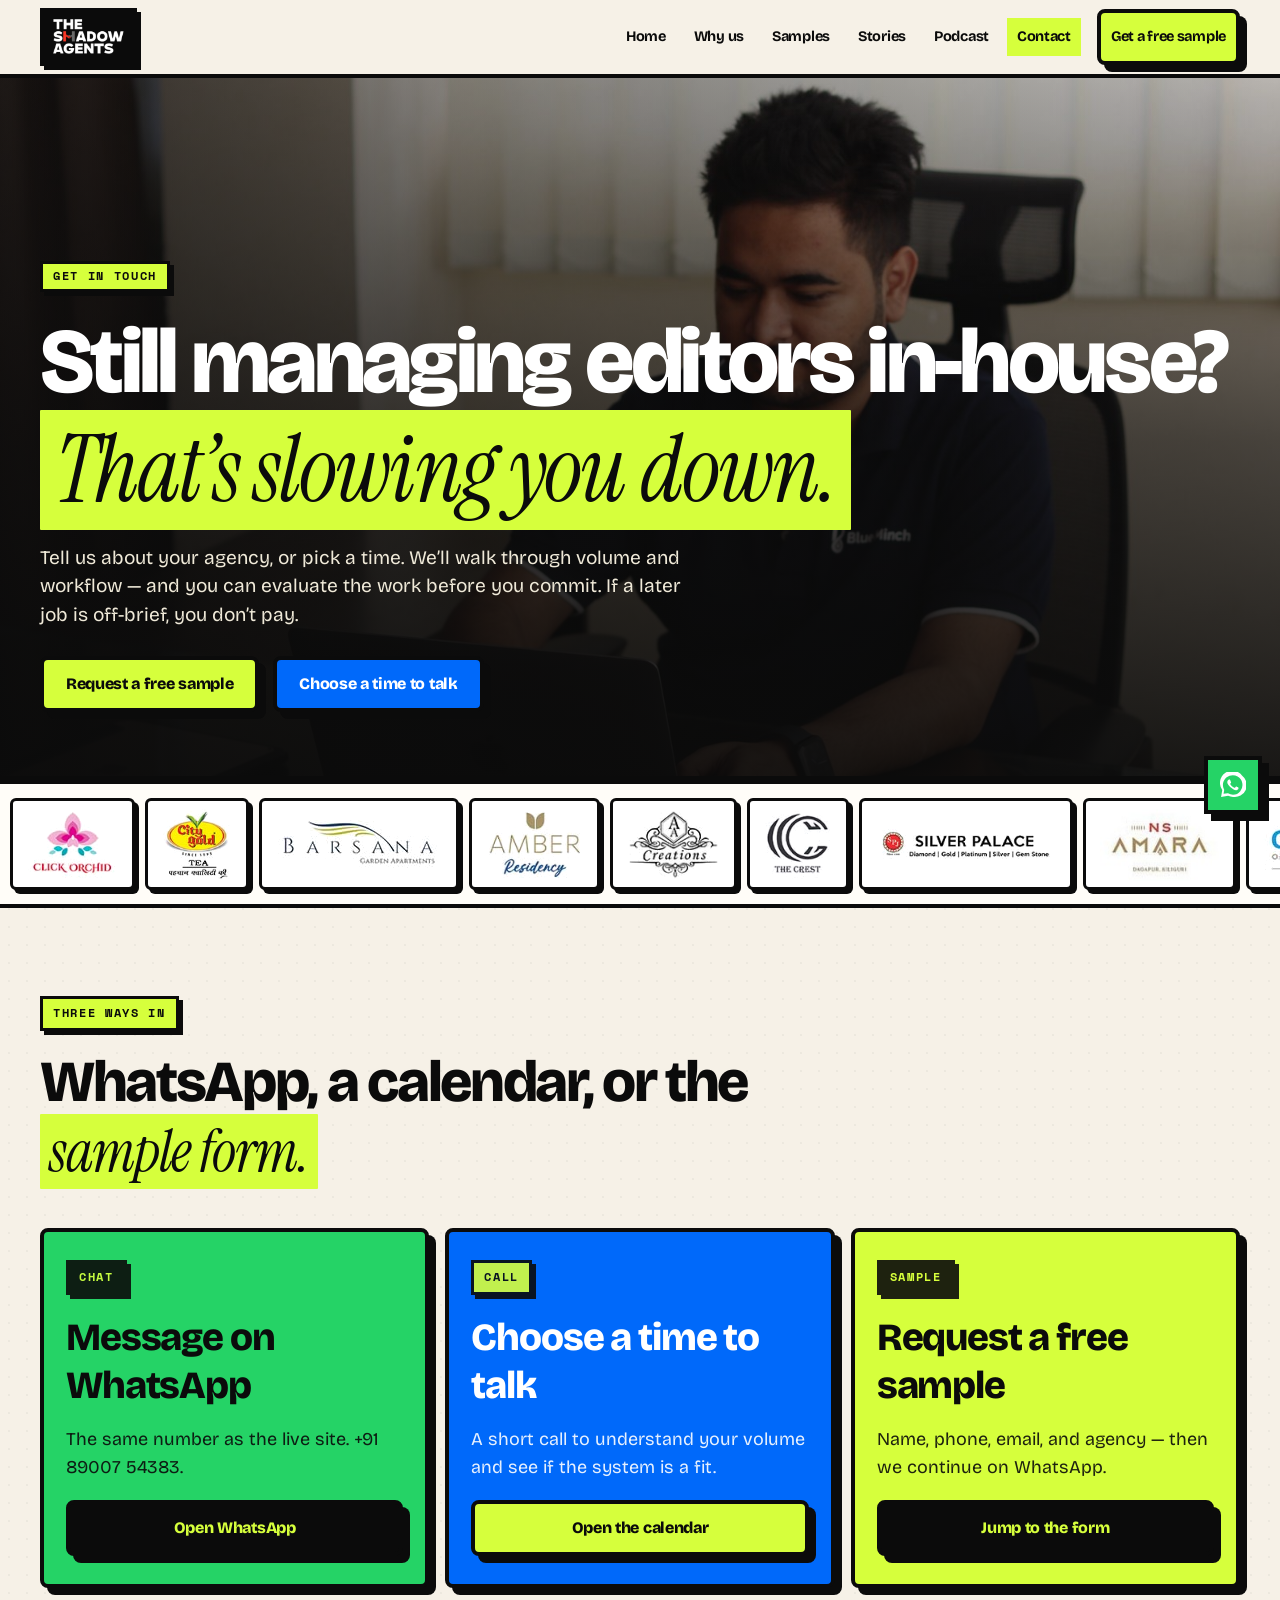
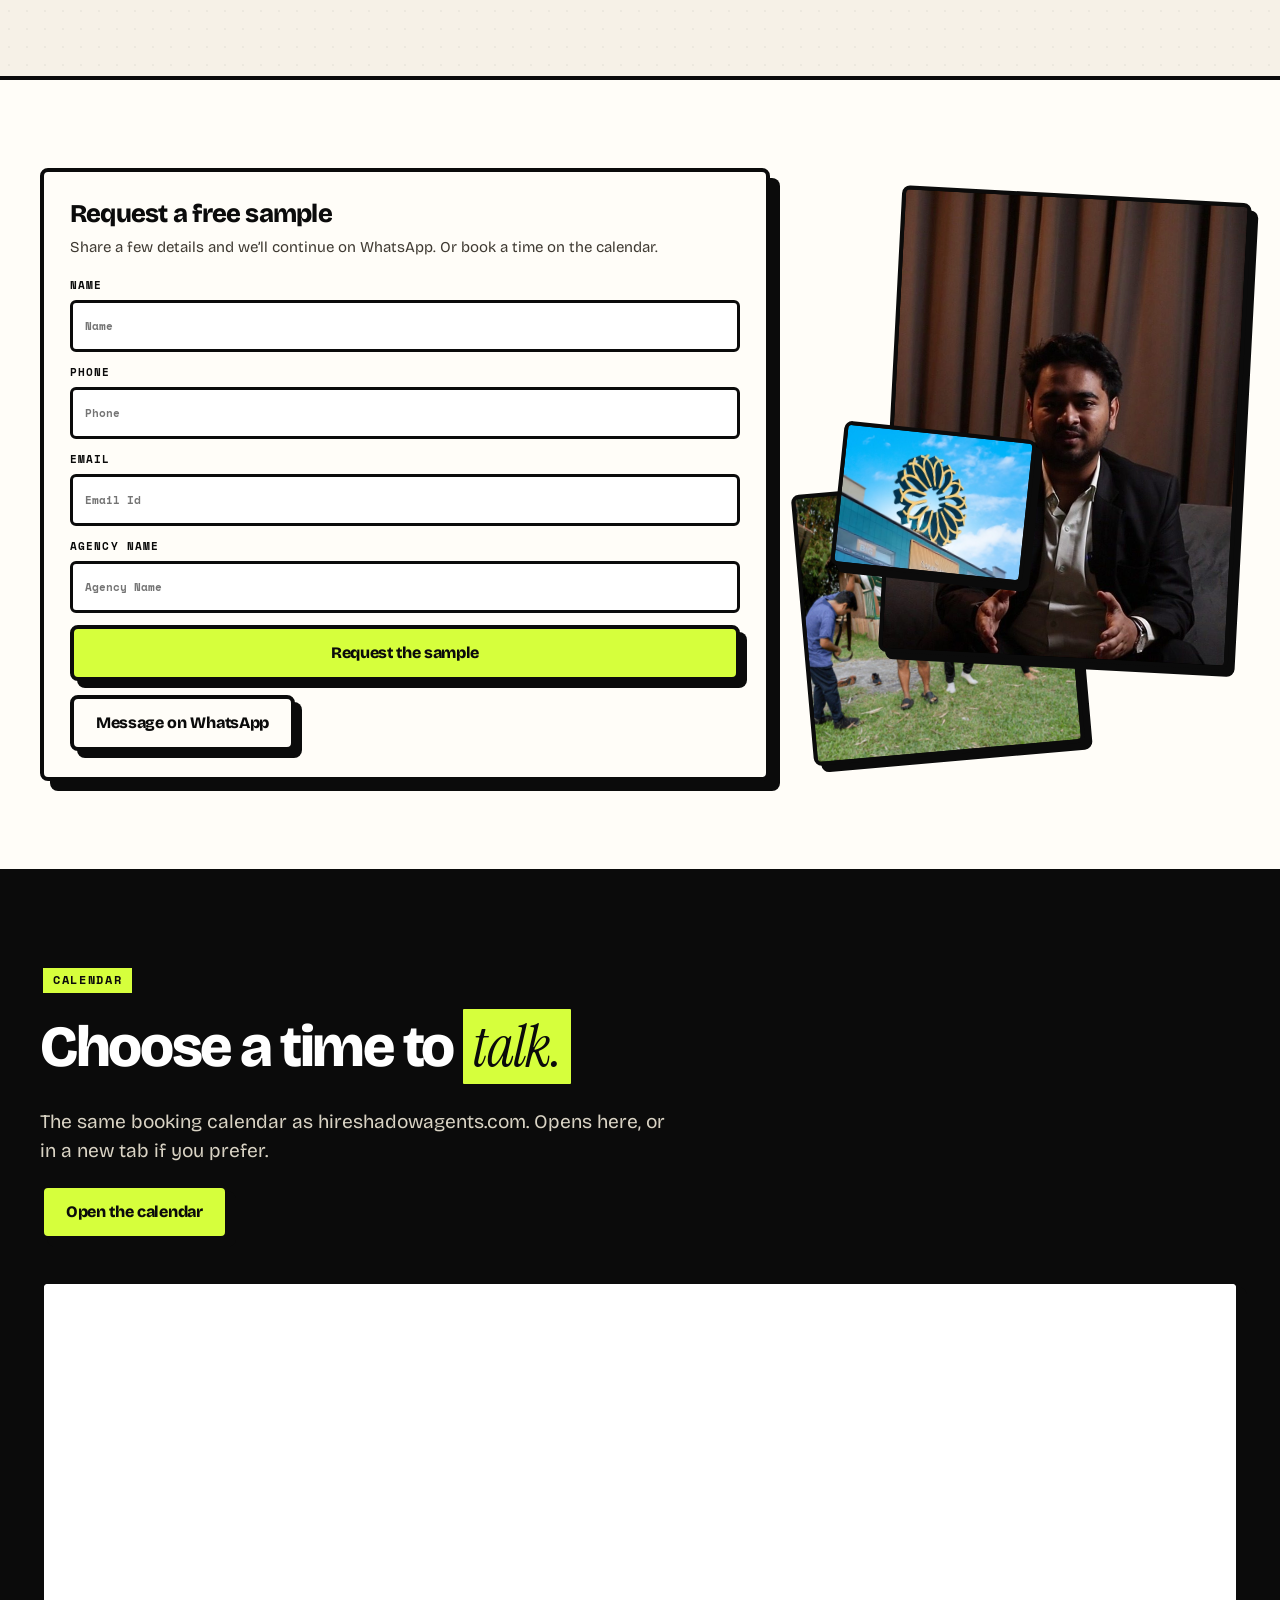
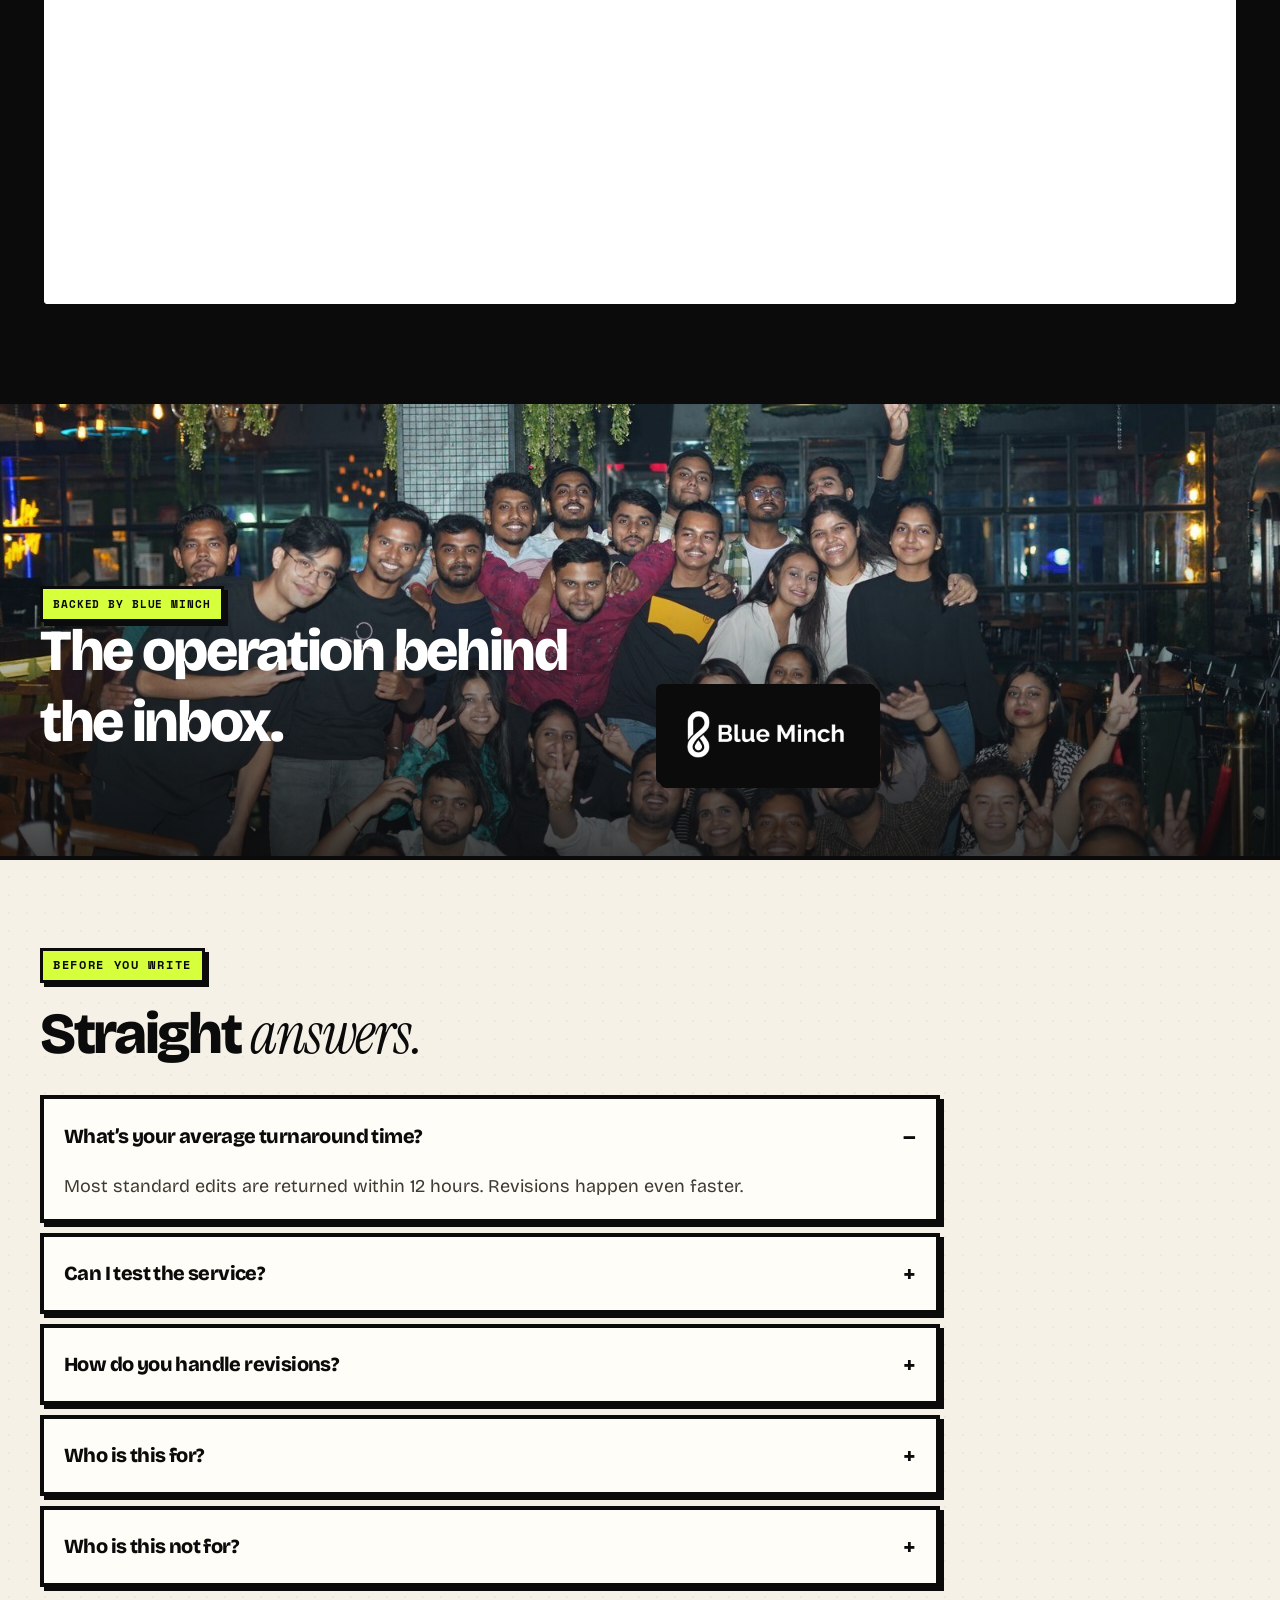
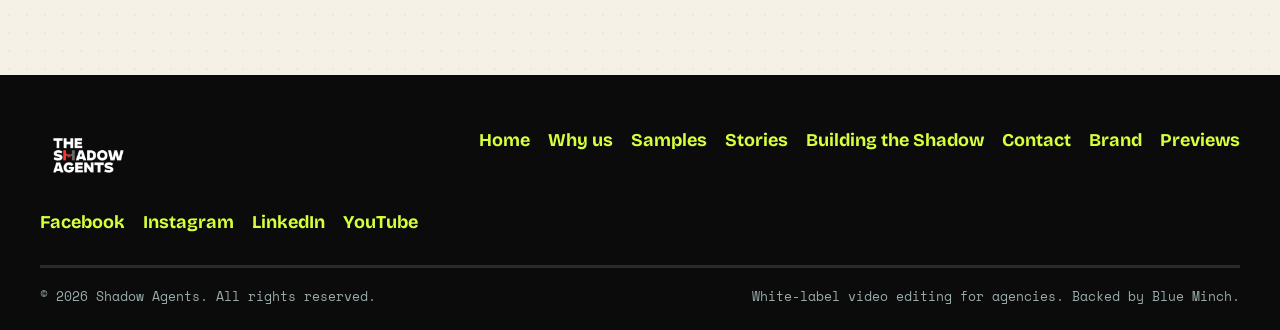
<file: contact.html>
<!DOCTYPE html>
<html lang="en">
<head>
<meta charset="UTF-8">
<meta name="viewport" content="width=device-width, initial-scale=1">
<title>Get in touch — Shadow Agents</title>
<meta name="description" content="Request a free sample edit, message Shadow Agents on WhatsApp, or choose a time to talk. Still managing editors in-house? That’s slowing you down.">
<link rel="preconnect" href="https://fonts.googleapis.com">
<link rel="preconnect" href="https://fonts.gstatic.com" crossorigin>
<link href="https://fonts.googleapis.com/css2?family=Bricolage+Grotesque:opsz,wght@12..96,400;12..96,500;12..96,600;12..96,700;12..96,800&family=Instrument+Serif:ital@0;1&family=Space+Mono:ital,wght@0,400;0,700;1,400&display=swap" rel="stylesheet">
<style>
/* Shadow Agents v2 — neobrutalist system */
/* Shadow Agents v2 — neobrutalist system */
:root{
  --ink:#0B0B0B;
  --cream:#F6F1E7;
  --paper:#FFFDF8;
  --blue:#0069FA;
  --blue-deep:#003FA0;
  --red:#F93827;
  --lime:#D6FF3C;
  --muted:#3F3A32;
  --line:4px solid var(--ink);
  --line-sm:3px solid var(--ink);
  --shadow:7px 7px 0 var(--ink);
  --shadow-sm:4px 4px 0 var(--ink);
  --radius:8px;
  --font-display:"Bricolage Grotesque",sans-serif;
  --font-serif:"Instrument Serif",serif;
  --font-mono:"Space Mono",ui-monospace,monospace;
  --container:1200px;
  --nav-h:78px;
  --cta-h:64px;
  --ease:cubic-bezier(.2,.8,.2,1);
}
*,*::before,*::after{box-sizing:border-box}
html{scroll-behavior:smooth;scroll-padding-top:calc(var(--nav-h) + 16px)}
section[id],.section[id],#contact,#sample,#enquire-form,#edits,#compare,#system,#process,#who,#portfolio,#stories,#problem,#faq,#podcast-teaser{scroll-margin-top:calc(var(--nav-h) + 16px)}
html,body{margin:0;padding:0;overflow-x:clip;max-width:100%}
body{
  font-family:var(--font-display);
  font-size:18px;
  line-height:1.55;
  color:var(--ink);
  background:var(--cream);
  background-image:
    radial-gradient(rgba(11,11,11,.04) 1px, transparent 1px),
    linear-gradient(var(--cream),var(--cream));
  background-size:18px 18px, auto;
  -webkit-font-smoothing:antialiased;
  text-rendering:optimizeLegibility;
}
img,svg,video{max-width:100%;display:block;height:auto}
iframe{max-width:100%;display:block;border:0}
button,input,textarea,select{font:inherit;color:inherit}
a{color:var(--blue-deep)}
a:hover{color:var(--blue)}
:focus-visible{outline:3px solid var(--blue);outline-offset:3px}
.skip{
  position:absolute;left:12px;top:0;z-index:10000;
  width:1px;height:1px;padding:0;margin:-1px;
  overflow:hidden;clip:rect(0,0,0,0);clip-path:inset(50%);
  white-space:nowrap;border:0;background:transparent;color:var(--ink);
}
.skip:focus,.skip:focus-visible{
  width:auto;height:auto;margin:0;padding:8px 12px;
  clip:auto;clip-path:none;overflow:visible;
  border:var(--line-sm);background:var(--lime);color:var(--ink);
  font-weight:800;top:12px;
}

.wrap{width:min(var(--container),calc(100% - 40px));margin-inline:auto}
.section{padding:88px 0;position:relative}
.kicker{
  display:inline-flex;align-items:center;gap:8px;
  font-family:var(--font-mono);font-size:12px;font-weight:700;
  letter-spacing:.14em;text-transform:uppercase;
  background:var(--lime);color:var(--ink);
  border:var(--line-sm);padding:5px 10px;
  box-shadow:var(--shadow-sm);margin:0 0 16px;
}
.kicker.lime{background:var(--lime);color:var(--ink)}
.kicker.blue{background:var(--blue);color:#fff}
.kicker.red{background:var(--red);color:var(--ink)}
.kicker.ink{background:var(--ink);color:var(--lime)}
/* Keep kicker typography/color when nested in large quote type or colored bands */
.quote-blow p.kicker,
.band-ink .kicker.lime,
.band-blue .kicker.lime,
.band-red .kicker.lime,
.page-hero .kicker.lime,
.photo-band .kicker.lime,
.cta-band .kicker.lime{
  font-family:var(--font-mono);font-size:12px;font-weight:700;font-style:normal;
  letter-spacing:.14em;line-height:1.2;text-transform:uppercase;
  background:var(--lime);color:var(--ink);
}
.quote-blow p.kicker.ink,
.band-lime .kicker.ink,
.cta-band .kicker.ink{
  background:var(--ink);color:var(--lime);
}
.quote-blow p.kicker.blue{background:var(--blue);color:#fff}
.quote-blow p.kicker.red{background:var(--red);color:var(--ink)}
h1,h2,h3,h4{font-family:var(--font-display);font-weight:800;letter-spacing:-.04em;line-height:1.2;margin:0 0 .45em;color:var(--ink);position:relative;z-index:0}
h1{font-size:clamp(42px,7.2vw,84px);line-height:1.2}
h2{font-size:clamp(32px,4.6vw,58px);line-height:1.22}
h3{font-size:clamp(20px,2vw,26px);letter-spacing:-.03em;line-height:1.25}
.lede{font-size:clamp(17px,1.5vw,21px);line-height:1.5;color:var(--muted);max-width:40rem;margin:0}
.accent{font-family:var(--font-serif);font-style:italic;font-weight:400;letter-spacing:-.02em}
.mark,
.quote-blow .mark,
.quote-blow p .mark,
.accent.mark{
  background:var(--lime);
  color:var(--ink);
  padding:0 .16em;
  margin:0;
  border-radius:1px;
  -webkit-box-decoration-break:clone;
  box-decoration-break:clone;
}
.mark-blue{background:var(--blue);color:#fff}
.mark-red{background:var(--red);color:var(--ink)}
.center{text-align:center}
.center .lede,.center .kicker{margin-inline:auto}
.section-head{max-width:760px;margin-bottom:40px}

/* Buttons */
.btn{
  display:inline-flex;align-items:center;justify-content:center;gap:10px;
  min-height:56px;padding:0 22px;
  border:var(--line);border-radius:8px;
  font-weight:800;font-size:16px;letter-spacing:-.02em;line-height:1;
  text-decoration:none !important;cursor:pointer;
  box-shadow:var(--shadow);
  transition:transform .12s var(--ease), box-shadow .12s var(--ease), background .12s;
  white-space:nowrap;
}
.btn:hover{transform:translate(3px,3px);box-shadow:4px 4px 0 var(--ink)}
.btn:active{transform:translate(7px,7px);box-shadow:0 0 0 var(--ink)}
.btn-primary{background:var(--blue);color:#fff !important}
.btn-lime{background:var(--lime);color:var(--ink) !important}
.btn-ink{background:var(--ink);color:var(--lime) !important}
.btn-paper{background:var(--paper);color:var(--ink) !important}
.btn-red{background:var(--red);color:var(--ink) !important}
.btn-row{display:flex;flex-wrap:wrap;gap:14px}

/* Cards / frames */
.card{
  background:var(--paper);
  border:var(--line);
  border-radius:var(--radius);
  box-shadow:var(--shadow);
}
.frame{
  border:var(--line);
  border-radius:var(--radius);
  box-shadow:var(--shadow);
  overflow:hidden;
  background:#000;
  box-sizing:border-box;
  min-width:0;
  max-width:100%;
}
.frame > img{
  display:block;
  max-width:100%;
}

/* Nav */
.site-header{
  position:sticky;top:0;z-index:1000;
  height:var(--nav-h);
  display:flex;align-items:center;
  background:var(--cream);
  border-bottom:var(--line);
}
.site-header .wrap{display:flex;align-items:center;justify-content:space-between;gap:20px;width:min(var(--container),calc(100% - 32px))}
.logo{display:flex;align-items:center;text-decoration:none}

/* white logo needs a dark chip on cream */
.logo-chip{background:var(--ink);padding:6px 10px;border:var(--line-sm);box-shadow:var(--shadow-sm);display:flex;align-items:center;min-height:52px}
.logo-chip img{height:40px;width:auto;max-width:150px}
.wordmark{
  font-family:var(--font-display);
  font-weight:800;
  letter-spacing:-.04em;
  line-height:1.05;
  color:#fff;
  font-size:13px;
  text-transform:uppercase;
  text-decoration:none;
  display:block;
}
.logo-chip .wordmark{font-size:12px;letter-spacing:-.03em;line-height:1.05}
.wordmark .wm-h{color:var(--red)}
.wordmark-lg{font-size:clamp(28px,4vw,46px);line-height:1;text-align:center}
.logo-box.lime .wordmark:not(.logo-chip .wordmark){color:var(--ink)}
.logo-box.lime .logo-chip .wordmark{color:#fff}
.nav{display:flex;align-items:center;gap:8px}
.nav a{
  color:var(--ink);text-decoration:none;font-weight:700;font-size:14.5px;
  padding:8px 10px;letter-spacing:-.02em;
}
.nav a:hover,.nav a[aria-current="page"]{background:var(--lime)}
.nav-cta{margin-left:8px}
.menu-toggle{
  display:none;width:48px;height:48px;border:var(--line-sm);border-radius:8px;
  background:var(--lime);box-shadow:var(--shadow-sm);cursor:pointer;padding:0;
  align-items:center;justify-content:center;
}
.menu-toggle span,.menu-toggle span::before,.menu-toggle span::after{
  display:block;width:18px;height:3px;background:var(--ink);position:relative;border-radius:1px;
}
.menu-toggle span::before,.menu-toggle span::after{content:"";position:absolute;left:0}
.menu-toggle span::before{top:-6px}
.menu-toggle span::after{top:6px}
body.nav-open .menu-toggle span{background:transparent}
body.nav-open .menu-toggle span::before{top:0;transform:rotate(45deg)}
body.nav-open .menu-toggle span::after{top:0;transform:rotate(-45deg)}

/* Hero */
.hero{padding:48px 0 28px}
.hero-grid{display:grid;grid-template-columns:1.05fr .95fr;gap:40px;align-items:center}
.hero h1{margin-bottom:18px}
.hero .lede{margin-bottom:26px;max-width:36rem}
.badge-row{display:flex;flex-wrap:wrap;gap:10px;margin-top:22px}
.sticker{
  font-family:var(--font-mono);font-size:11px;font-weight:700;letter-spacing:.08em;text-transform:uppercase;
  border:var(--line-sm);padding:7px 10px;background:var(--paper);
  box-shadow:var(--shadow-sm);
}
.sticker.lime{background:var(--lime)}
.sticker.blue{background:var(--blue);color:#fff}
.sticker.red{background:var(--red);color:var(--ink)}
.sticker.rot{transform:rotate(-2deg)}
.sticker.rot2{transform:rotate(2.5deg)}
.video-frame{position:relative;aspect-ratio:16/9;background:#000}
.video-frame img,.video-frame iframe{width:100%;height:100%;object-fit:cover;position:absolute;inset:0}
.play-btn{
  position:absolute;inset:0;display:flex;align-items:center;justify-content:center;
  background:transparent;border:0;cursor:pointer;width:100%;color:var(--ink);
}
.play-btn i{
  width:84px;height:84px;border:var(--line);background:var(--lime);
  display:grid;place-items:center;box-shadow:var(--shadow);
  transition:transform .12s var(--ease);
}
.play-btn:hover i{transform:translate(3px,3px);box-shadow:4px 4px 0 var(--ink)}
.play-btn svg{width:30px;height:30px;margin-left:4px}

/* Marquee */
.marquee{
  overflow:hidden;border-top:var(--line);border-bottom:var(--line);
  background:var(--ink);color:var(--lime);
  padding:12px 0;
}
.marquee-track{
  display:flex;gap:0;width:max-content;
  animation:tick 32s linear infinite;
  font-family:var(--font-mono);font-weight:700;font-size:13px;letter-spacing:.12em;text-transform:uppercase;
}
.marquee-track span{padding:0 28px;white-space:nowrap}
.marquee-track span::before{content:"✦  ";color:var(--blue)}
@keyframes tick{to{transform:translateX(-50%)}}

/* Trust */
.trust{padding:28px 0;background:var(--blue);border-bottom:var(--line);color:#fff}
.trust-grid{display:grid;grid-template-columns:repeat(4,1fr);gap:14px}
.trust-item{display:flex;align-items:center;gap:12px;background:var(--ink);border:var(--line-sm);padding:14px;box-shadow:4px 4px 0 #001e4d}
.trust-item img{width:40px;height:40px;object-fit:contain;border-radius:4px;background:#fff;flex-shrink:0}
.trust-item strong{display:block;font-size:28px;letter-spacing:-.04em;line-height:1;color:var(--lime)}
.trust-item span{display:block;font-size:12px;line-height:1.3;margin-top:3px;color:#fff}

/* Grids */
.pain-grid{display:grid;grid-template-columns:repeat(3,1fr);gap:14px}
.pain-card{padding:22px 20px;background:var(--paper)}
.pain-card .num{font-family:var(--font-mono);font-weight:700;font-size:12px;color:var(--red);letter-spacing:.1em;margin-bottom:8px}
.bento{display:grid;grid-template-columns:repeat(2,minmax(0,1fr));gap:14px;align-items:stretch}
.system-card{padding:22px 20px;display:grid;grid-template-columns:auto minmax(0,1fr);gap:14px;align-items:start;background:var(--paper);height:100%;min-width:0}
.system-card img{width:58px;height:50px;object-fit:contain;flex-shrink:0}
.system-card p{margin:8px 0 0;color:var(--muted);font-size:15.5px}
.compare{width:100%;border-collapse:separate;border-spacing:0;background:var(--paper);border:var(--line);box-shadow:var(--shadow);overflow:hidden}
.compare th,.compare td{padding:14px 16px;text-align:left;border-bottom:3px solid var(--ink);border-right:3px solid var(--ink);font-size:15px;vertical-align:top}
.compare th{font-family:var(--font-mono);font-size:12px;letter-spacing:.08em;text-transform:uppercase}
.compare th:last-child,.compare td:last-child{border-right:0;background:#edf5ff}
.compare thead th:last-child{background:var(--blue);color:#fff}
.compare tr:last-child td{border-bottom:0}
.compare .yes{font-weight:800}
.compare .no{color:var(--ink)}

.steps{display:grid;grid-template-columns:repeat(4,1fr);gap:14px}
.step{padding:22px 18px;background:var(--paper);position:relative}
.step .n{font-family:var(--font-mono);font-weight:700;font-size:12px;letter-spacing:.12em;background:var(--ink);color:var(--lime);display:inline-block;padding:3px 8px;margin-bottom:12px}
.step p{margin:8px 0 0;color:var(--muted);font-size:15px}

.portfolio-grid{display:grid;grid-template-columns:repeat(4,1fr);gap:14px}
.short-card{position:relative;aspect-ratio:9/16;background:#111}
.short-card img,.short-card iframe{width:100%;height:100%;object-fit:cover;position:absolute;inset:0}
.short-card .play-btn i{width:64px;height:64px}
.play-btn{align-items:flex-end;justify-content:flex-start;padding:14px;gap:10px;background:linear-gradient(0deg,rgba(11,11,11,.55),transparent 45%)}
.play-btn i{width:54px;height:54px;border-width:3px;box-shadow:4px 4px 0 var(--ink)}
.play-btn svg{width:22px;height:22px;margin-left:3px}
.play-btn::after{content:"Watch";font:700 12px/1 "Space Mono",monospace;letter-spacing:.08em;text-transform:uppercase;background:var(--ink);color:var(--lime);border:2px solid var(--lime);padding:7px 9px;margin-bottom:9px}
.short-card .play-btn i{width:46px;height:46px}
.short-card .play-btn::after{content:none}
@media (max-width:600px){.play-btn{padding:10px}.play-btn i{width:46px;height:46px}.play-btn::after{font-size:11px;padding:6px 8px;margin-bottom:6px}}


.quote-grid{display:grid;grid-template-columns:1fr 1fr;gap:14px}
blockquote.quote{margin:0;padding:28px 24px;background:var(--paper)}
blockquote.quote p{margin:0;font-size:22px;line-height:1.25;letter-spacing:-.03em;font-weight:700}
blockquote.quote footer{margin-top:16px;font-family:var(--font-mono);font-size:12px;letter-spacing:.06em;text-transform:uppercase}
.qmark{font-family:var(--font-serif);font-style:italic;font-size:56px;line-height:.7;color:var(--blue);margin-bottom:8px}
.portfolio-quotes{margin-top:36px}
.portfolio-quotes .sticker{display:inline-block;margin-bottom:16px}
.portfolio-quotes blockquote.quote p{
  font-family:var(--font-serif);font-style:italic;font-weight:400;letter-spacing:-.02em;
  font-size:clamp(20px,2vw,24px);line-height:1.3;color:var(--ink);
}

.faq-list{display:flex;flex-direction:column;gap:10px;max-width:900px}
.faq-list details{background:var(--paper);border:var(--line);box-shadow:var(--shadow-sm);padding:0 20px}
.faq-list summary{
  cursor:pointer;list-style:none;font-weight:800;font-size:20px;letter-spacing:-.03em;
  padding:18px 0;display:flex;justify-content:space-between;gap:16px;align-items:center;
}
.faq-list summary::-webkit-details-marker{display:none}
.faq-list summary::after{content:"+";font-family:var(--font-mono);font-size:24px}
.faq-list details[open] summary::after{content:"–"}
.faq-list details p{margin:0 0 18px;color:var(--muted)}

.split{display:grid;grid-template-columns:1fr 1fr;gap:32px;align-items:center}
.contact-grid{display:grid;grid-template-columns:1fr 1fr;gap:18px;align-items:start}
.panel{padding:26px;background:var(--paper);color:var(--ink)}
.panel h3{margin-bottom:6px}
.panel .hint{color:var(--muted);font-size:15px;margin:0 0 18px}
.form-grid{display:grid;gap:12px}
.form-grid label{display:grid;gap:6px;font-family:var(--font-mono);font-size:11px;font-weight:700;letter-spacing:.1em;text-transform:uppercase}
.form-grid input{
  height:52px;border:var(--line-sm);border-radius:6px;padding:0 12px;background:#fff;
}
.form-status{font-size:14px;margin:8px 0 0;display:none;font-weight:700}
.calendly-embed{min-height:620px;width:100%;background:#fff;border:var(--line-sm)}
.alt-contact{display:flex;flex-wrap:wrap;gap:10px;margin-top:14px}

.site-footer{background:var(--ink);color:#fff;padding:48px 0 24px;border-top:var(--line)}
.foot-grid{display:flex;justify-content:space-between;gap:24px;flex-wrap:wrap;padding-bottom:28px;border-bottom:3px solid #2a2a2a}
.foot-links,.socials{display:flex;flex-wrap:wrap;gap:12px 18px}
.foot-links a,.socials a{color:var(--lime);text-decoration:none;font-weight:700}
.foot-links a:hover,.socials a:hover{color:#fff}
.legal{display:flex;justify-content:space-between;gap:12px;flex-wrap:wrap;padding-top:18px;color:#9aa;font-size:13px;font-family:var(--font-mono)}

.wa-fab{
  position:fixed;right:18px;bottom:86px;z-index:900;
  width:58px;height:58px;border:var(--line);background:#25D366;color:#fff;
  display:grid;place-items:center;box-shadow:var(--shadow);
}
.wa-fab:hover{transform:translate(3px,3px);box-shadow:4px 4px 0 var(--ink);color:#fff}
.wa-fab svg{width:26px;height:26px}

.mobile-cta{
  display:none;position:fixed;left:0;right:0;bottom:0;z-index:950;
  background:var(--ink);border-top:var(--line);padding:10px 12px;gap:8px;
}
.mobile-cta .btn{flex:1;min-height:48px;font-size:14px}

/* Podcast */
.hero-pod{position:relative;padding:0;min-height:82vh;display:flex;align-items:flex-end;border-bottom:var(--line);background:#0b0b0b;overflow:hidden;box-shadow:inset 0 0 0 4px var(--ink)}
.hero-pod .hero-bg{position:absolute;inset:0}
.hero-pod .hero-bg img,.hero-pod .hero-bg .ph{
  position:absolute;inset:0;width:100%;height:100%;object-fit:cover;object-position:78% 50%;border:0;
}
.hero-pod .hero-bg-video{
  position:absolute;inset:0;overflow:hidden;pointer-events:none;z-index:0;
}
.hero-pod .hero-bg-video iframe{
  position:absolute;top:50%;left:50%;
  width:177.78vh;height:100vh;min-width:100%;min-height:56.25vw;
  transform:translate(-50%,-50%) scale(1.12);
  border:0;pointer-events:none;max-width:none;
}
.hero-pod .hero-bg-fx{
  position:absolute;inset:0;pointer-events:none;z-index:1;
  background:
    linear-gradient(180deg,rgba(11,11,11,.55) 0%,rgba(11,11,11,.70) 52%,rgba(11,11,11,.85) 100%),
    linear-gradient(90deg,rgba(11,11,11,.62) 0%,rgba(11,11,11,.28) 42%,rgba(11,11,11,.12) 100%);
}
.hero-pod .hero-bg-fx::after{
  content:"";position:absolute;inset:0;pointer-events:none;opacity:.09;mix-blend-mode:overlay;
  background-image:url("data:image/svg+xml;utf8,<svg xmlns='http://www.w3.org/2000/svg' width='180' height='180'><filter id='n'><feTurbulence type='fractalNoise' baseFrequency='0.8' numOctaves='4' stitchTiles='stitch'/></filter><rect width='100%' height='100%' filter='url(%23n)'/></svg>");background-size:180px 180px;
}
.hero-pod .wrap{position:relative;z-index:2;padding:130px 0 64px;max-width:900px}
.hero-pod .wrap::before{
  content:"";position:absolute;left:-8%;bottom:-6%;width:min(740px,95%);height:min(560px,85%);
  background:radial-gradient(ellipse at 28% 55%,rgba(214,255,60,.22) 0%,rgba(214,255,60,.08) 42%,transparent 70%);
  pointer-events:none;z-index:0;filter:blur(2px);
}
.hero-pod .wrap > *{position:relative;z-index:1}
.hero-pod h1,.hero-pod .lede{color:#fff}
.hero-pod .lede{color:#efe9d8}
.hero-pod h1{line-height:1.18}
.hero-pod h1 .mark{color:var(--ink)}
.episode-grid{display:grid;grid-template-columns:repeat(3,1fr);gap:16px}
.episode-card{background:var(--paper);overflow:hidden}
.episode-card .embed{position:relative;aspect-ratio:16/9;background:#111;border-bottom:var(--line-sm);overflow:hidden}
.episode-card .embed img,.episode-card .embed iframe,.episode-card .embed .ph{width:100%;height:100%;object-fit:cover;position:absolute;inset:0;border:0}
.episode-card h3{padding:16px;font-size:18px;margin:0}
.benefit-grid,.topic-grid{display:grid;grid-template-columns:repeat(3,1fr);gap:14px}
.benefit-card,.topic-card{padding:22px 18px;background:var(--paper)}
.benefit-card img,.topic-card img{width:56px;height:56px;object-fit:contain;margin-bottom:12px}
.benefit-card p{margin:8px 0 0;color:var(--muted);font-size:15.5px}

/* Brand guidelines */
.swatch-grid{display:grid;grid-template-columns:repeat(4,1fr);gap:12px}
.swatch{overflow:hidden;background:var(--paper)}
.swatch .chip{height:100px;border-bottom:var(--line-sm)}
.swatch figcaption{padding:12px 14px;font-size:14px}
.swatch code{display:block;font-family:var(--font-mono);font-size:12px;margin-top:4px}
.type-specimen{padding:24px;background:var(--paper);margin-bottom:12px}
.do-dont{display:grid;grid-template-columns:1fr 1fr;gap:14px}
.do,.dont{padding:22px;background:var(--paper)}
.do h3{color:#0a7a2f}.dont h3{color:var(--red)}
.logo-row{display:grid;grid-template-columns:1fr 1fr;gap:14px}
.logo-box{padding:36px;display:grid;place-items:center;min-height:200px}
.logo-box.dark{background:var(--ink)}
.logo-box.blue{background:var(--blue)}
.logo-box.lime{background:var(--lime)}
.logo-box img{max-height:110px;width:auto}
.comp-row{display:flex;flex-wrap:wrap;gap:12px;align-items:center;margin:12px 0 24px}

/* Previews */
.preview-hero{padding:56px 0 36px;background:var(--ink);color:#fff;border-bottom:var(--line)}
.preview-hero h1,.preview-hero .lede{color:#fff}
.preview-hero .lede{color:#d9d3c4}
.tabs{display:flex;gap:10px;flex-wrap:wrap;margin:24px 0 0}
.tab-btn{background:var(--paper);border:var(--line);box-shadow:var(--shadow-sm);padding:10px 16px;cursor:pointer;font-weight:800;color:var(--ink)}
.tab-btn[aria-selected="true"]{background:var(--lime);color:var(--ink)}
.frames{display:grid;grid-template-columns:minmax(0,1fr) 390px;gap:28px;align-items:start;padding:36px 0 72px;width:100%}
.frames > .device:first-child,.browser,.browser-screen{width:100%;min-width:0}
.device{margin:0}
.device figcaption{text-align:center;margin-top:10px;font-family:var(--font-mono);font-size:11px;letter-spacing:.08em;text-transform:uppercase}
.browser{background:var(--ink);border:var(--line);box-shadow:var(--shadow);overflow:hidden;border-radius:8px}
.browser-bar{display:flex;align-items:center;gap:8px;padding:10px 12px;background:#111;border-bottom:3px solid var(--ink)}
.browser-bar .dots{display:flex;gap:6px}
.browser-bar .dots i{width:10px;height:10px;border:2px solid #fff;background:var(--red);display:block}
.browser-bar .dots i:nth-child(2){background:var(--lime)}
.browser-bar .dots i:nth-child(3){background:var(--blue)}
.browser-bar .url{flex:1;background:var(--cream);color:var(--ink);font-family:var(--font-mono);font-size:11px;padding:4px 8px;overflow:hidden;white-space:nowrap;text-overflow:ellipsis;border:2px solid var(--ink)}
.browser-screen{overflow:hidden;background:#fff;position:relative;aspect-ratio:1440/900}
.browser-screen iframe,.phone-screen iframe{max-width:none !important;position:absolute;top:0;left:0;border:0;transform-origin:top left}
.browser-screen iframe{width:1440px;height:900px}
.phone{width:390px;max-width:100%;background:var(--ink);border:var(--line);box-shadow:var(--shadow);border-radius:28px;padding:12px}
.phone-notch{width:110px;height:16px;background:#000;border:2px solid #222;border-radius:0 0 12px 12px;margin:0 auto 8px}
.phone-screen{width:100%;height:680px;overflow:hidden;background:#fff;position:relative;border:3px solid var(--ink)}
.phone-screen iframe{width:390px;height:844px}
[hidden]{display:none !important}

.band-ink{background:var(--ink);color:#fff;border-top:var(--line);border-bottom:var(--line)}
.band-ink h2,.band-ink h3{color:#fff}
.band-ink .lede{color:#d9d3c4}
.sticker.lime,.band-ink .sticker.lime{color:var(--ink)}
blockquote.quote,.band-ink blockquote.quote{color:var(--ink)}
blockquote.quote footer,.band-ink blockquote.quote footer{color:var(--ink);opacity:.8}

.band-blue{background:var(--blue);color:#fff;border-top:var(--line);border-bottom:var(--line)}
.band-blue h2{color:#fff}
.band-blue .lede,.band-blue .quote-blow footer,blockquote.quote-blow[style*='#fff'] footer{color:#fff}
.band-lime{background:var(--lime);border-top:var(--line);border-bottom:var(--line)}
.band-paper{background:var(--paper);border-top:var(--line);border-bottom:var(--line)}

.hero .reveal,.hero-pod .reveal,.preview-hero .reveal{opacity:1;transform:none}
.reveal{opacity:0;transform:translateY(16px)}
.reveal.in{opacity:1;transform:none;transition:opacity .5s var(--ease),transform .5s var(--ease)}

.workflow-panel{padding:16px;background:var(--paper);overflow:auto}
.workflow-panel img{width:100%;height:auto}
.workflow-alt{margin-top:14px}
.workflow-alt summary{cursor:pointer;font-weight:800}
.workflow-tall{max-height:560px;overflow:auto;margin-top:12px;border:var(--line);background:#fff}
.workflow-tall img{width:min(480px,100%);margin-inline:auto}

@media (prefers-reduced-motion:reduce){
  html{scroll-behavior:auto}
  .marquee-track{animation:none}
  .reveal{opacity:1;transform:none}
  .btn,.play-btn i{transition:none}
  .hero-bg-video{display:none !important}
}
@media (max-width:1100px){
  .hero-grid,.split,.contact-grid,.trust-grid,.frames{grid-template-columns:1fr}
  .bento{grid-template-columns:repeat(2,minmax(0,1fr))}
  .steps,.pain-grid,.swatch-grid,.portfolio-grid{grid-template-columns:1fr 1fr}
  .episode-grid,.benefit-grid,.topic-grid,.vs-grid,.contact-tiles{grid-template-columns:minmax(0,1fr)}
  .frames{justify-items:center}
  .mosaic{grid-template-columns:repeat(2,minmax(0,1fr));grid-auto-rows:auto;align-items:start}
  .mosaic .w2,.mosaic .w3,.mosaic .h2{grid-column:auto;grid-row:auto}
  .mosaic .frame{width:100%;height:auto;aspect-ratio:auto;overflow:hidden}
  .mosaic .frame img{width:100%;height:auto;max-width:100%;object-fit:contain;object-position:center;display:block;position:static;background:#111}
  .mosaic .frame:last-child:nth-child(odd){grid-column:1 / -1}
}
@media (max-width:820px){
  .menu-toggle{display:flex}
  .nav{
    display:none;position:absolute;top:var(--nav-h);left:0;right:0;
    background:var(--cream);flex-direction:column;align-items:stretch;
    padding:12px 16px 20px;border-bottom:var(--line);gap:4px;
  }
  body.nav-open .nav{display:flex}
  .nav a{padding:12px 8px}
  .nav-cta{margin:10px 0 0}
  .quote-grid,.do-dont,.logo-row,.compare{display:block}
  .compare thead{display:none}
  .compare tr{display:block;border-bottom:var(--line-sm);padding:8px 0}
  .compare td,.compare th{display:block;border:0;padding:6px 14px}
  .compare td:last-child{background:#edf5ff;margin:6px 10px 10px;border:var(--line-sm)}
  .compare td::before{content:attr(data-label) " · ";font-family:var(--font-mono);font-size:10px;letter-spacing:.08em;text-transform:uppercase}
  .section{padding:64px 0}
  .badge-row{padding-right:72px}
  .mobile-cta{display:flex}
  body{padding-bottom:var(--cta-h)}
  .wa-fab{bottom:80px;right:12px}
  .hero{padding:24px 0 calc(20px + var(--cta-h))}
  .hero h1{margin-bottom:12px}
  .hero .lede{margin-bottom:16px}
  .hero .btn-row{gap:10px}
  .badge-row{margin-top:14px}
  .hero-pod{min-height:0}
  .hero-pod .wrap{padding:32px 0 calc(24px + var(--cta-h))}
  .hero-pod .hero-bg-fx{
    background:
      linear-gradient(180deg,rgba(11,11,11,.58) 0%,rgba(11,11,11,.72) 48%,rgba(11,11,11,.88) 100%),
      linear-gradient(90deg,rgba(11,11,11,.70) 0%,rgba(11,11,11,.32) 55%,rgba(11,11,11,.16) 100%);
  }
}
@media (max-width:640px){
  .pain-grid,.portfolio-grid,.steps,.episode-grid,.benefit-grid,.topic-grid,.swatch-grid,.bento{grid-template-columns:minmax(0,1fr)}
  .btn-row{flex-direction:column}
  .hero .btn-row .btn,.hero-pod .btn-row .btn,#final-cta .btn{width:100%}
  .trust-grid{grid-template-columns:1fr 1fr}
  h1{font-size:clamp(36px,12vw,52px)}
}

/* ========== Inner pages — photo-heavy layouts ========== */
.page-hero{
  position:relative;min-height:78vh;display:flex;align-items:flex-end;
  border-bottom:var(--line);overflow:hidden;background:#0b0b0b;
}
.page-hero .hero-bg{position:absolute;inset:0}
.page-hero .hero-bg img,.page-hero .hero-bg .ph{
  width:100%;height:100%;object-fit:cover;position:absolute;inset:0;border:0;
}
.page-hero .hero-bg-fx{
  position:absolute;inset:0;pointer-events:none;
  background:
    linear-gradient(180deg,rgba(11,11,11,.2) 0%,rgba(11,11,11,.68) 52%,rgba(11,11,11,.92) 100%),
    linear-gradient(90deg,rgba(11,11,11,.7) 0%,rgba(11,11,11,.25) 48%,transparent 100%);
}
.page-hero .wrap{position:relative;z-index:2;padding:130px 0 64px}
.page-hero h1,.page-hero .lede{color:#fff}
.page-hero .lede{color:#efe9d8;max-width:42rem}
.page-hero h1{font-size:clamp(40px,8vw,92px);line-height:1.18;margin-bottom:18px}
.page-hero .btn-row{margin-top:26px}
.page-hero.hero-cream{background:var(--cream);min-height:auto;align-items:center}
.page-hero.hero-cream .hero-bg-fx{display:none}
.page-hero.hero-cream h1,.page-hero.hero-cream .lede{color:var(--ink)}
.page-hero.hero-cream .lede{color:var(--muted)}
.page-hero.hero-cream .wrap{padding:56px 0 36px}
.page-hero.hero-lime{background:var(--lime)}
.page-hero.hero-lime .hero-bg-fx{
  background:linear-gradient(180deg,rgba(11,11,11,.05),rgba(11,11,11,.55) 80%);
}
.page-hero .hero-bg-fx.soft{
  background:
    linear-gradient(180deg,rgba(11,11,11,.1) 0%,rgba(11,11,11,.55) 60%,rgba(11,11,11,.88) 100%),
    linear-gradient(90deg,rgba(11,11,11,.55) 0%,rgba(11,11,11,.15) 55%,transparent 100%);
}
.page-hero .reveal, .page-hero.hero-cream .reveal{opacity:1;transform:none}

.shadow-lg{box-shadow:10px 10px 0 var(--ink)}
.lift{transition:transform .16s var(--ease), box-shadow .16s var(--ease)}
.lift:hover{transform:translate(-3px,-3px);box-shadow:10px 10px 0 var(--ink)}

.logo-rail{
  overflow:hidden;border-top:var(--line);border-bottom:var(--line);
  background:var(--paper);padding:14px 0;
}
.logo-rail.ink{background:var(--ink)}
.logo-rail.blue{background:var(--blue)}
.logo-rail.lime{background:var(--lime)}
.logo-rail-track{display:flex;gap:10px;width:max-content;animation:tick 48s linear infinite;align-items:center;padding-inline:10px}
.logo-pill{
  height:92px;min-width:0;width:auto;padding:8px 14px;
  background:#fff;border:3px solid var(--ink);box-shadow:4px 4px 0 var(--ink);
  display:grid;place-items:center;border-radius:6px;box-sizing:border-box;
}
.logo-pill img{
  max-height:72px;max-width:180px;width:auto;height:auto;
  object-fit:contain;display:block;
}
.logo-rail.ink .logo-pill{background:var(--cream)}

.logo-wall, .logo-grid{
  display:grid;grid-template-columns:repeat(auto-fit,minmax(140px,1fr));gap:10px;
}
.logo-tile{
  background:#fff;border:var(--line-sm);box-shadow:var(--shadow-sm);
  padding:8px;height:100px;min-height:0;display:grid;place-items:center;border-radius:6px;
  box-sizing:border-box;
  transition:transform .16s var(--ease), box-shadow .16s var(--ease);
}
.logo-tile:hover{transform:translate(-3px,-3px) rotate(-1.5deg);box-shadow:8px 8px 0 var(--ink)}
.logo-tile img{
  max-height:76px;max-width:80%;width:auto;height:auto;
  object-fit:contain;display:block;
}
.logo-tile.ink{background:var(--ink)}

.photo-band{position:relative;min-height:460px;border-top:var(--line);border-bottom:var(--line);overflow:hidden;display:flex;align-items:flex-end}
.photo-band > img.band-img, .photo-band .band-img{
  width:100%;height:100%;object-fit:cover;position:absolute;inset:0;min-height:460px;
}
.photo-band .band-shade{
  position:absolute;inset:0;
  background:linear-gradient(180deg,transparent 30%,rgba(11,11,11,.78) 100%);
}
.photo-band .wrap{position:relative;z-index:1;padding:72px 0}
.photo-band h2,.photo-band .lede{color:#fff}
.photo-band .lede{color:#efe9d8}

.mosaic{display:grid;grid-template-columns:repeat(6,minmax(0,1fr));grid-auto-rows:minmax(140px,14vw);gap:10px;align-items:stretch}
.mosaic > *{min-width:0;min-height:0;max-width:100%;overflow:hidden;box-sizing:border-box}
.mosaic .frame{height:100%;width:100%;overflow:hidden}
.mosaic .frame img{width:100%;height:100%;max-width:100%;object-fit:cover;object-position:center;display:block;position:static}
.mosaic .w2{grid-column:span 2}
.mosaic .w3{grid-column:span 3}
.mosaic .h2{grid-row:span 2}

.collage{position:relative;min-height:540px}
.collage .piece{position:absolute;overflow:hidden}
.collage .piece img{width:100%;height:100%;object-fit:cover}

.hscroll{
  display:flex;gap:16px;overflow-x:auto;scroll-snap-type:x mandatory;
  padding:6px 2px 32px;scrollbar-color:var(--ink) var(--cream);
  -webkit-overflow-scrolling:touch;
}
.hscroll > *{flex:0 0 auto;scroll-snap-align:start;box-sizing:border-box}
.hscroll > .frame{position:relative;overflow:hidden}
.hscroll > .frame img{width:100%;height:100%;max-width:100%;object-fit:contain;object-position:center;position:absolute;inset:0;display:block}
.hscroll .short-card{width:min(260px,70vw)}
.hscroll .scroll-card{width:min(320px,78vw);background:var(--paper);overflow:hidden}
.hscroll .scroll-card .pic{aspect-ratio:4/3;overflow:hidden;border-bottom:var(--line-sm);background:#111}
.hscroll .scroll-card .pic img{width:100%;height:100%;object-fit:cover}
.hscroll .scroll-card .body{padding:18px 16px}
.hscroll .quote-card-img{width:min(280px,76vw)}
.hscroll .quote-card-img img{width:100%;height:auto;display:block}

.vs-grid{display:grid;grid-template-columns:repeat(3,minmax(0,1fr));gap:16px;align-items:stretch}
.vs-col{padding:28px 22px;background:var(--paper)}
.vs-col.mid{background:var(--cream)}
.vs-col.sa{background:var(--lime);transform:translateY(-14px);box-shadow:10px 10px 0 var(--ink)}
.vs-col h3{font-size:clamp(22px,2.4vw,32px);margin-bottom:8px}
.vs-col ul{list-style:none;padding:0;margin:16px 0 0}
.vs-col li{padding:11px 0;border-bottom:2px solid rgba(11,11,11,.14);font-weight:700;font-size:15.5px;line-height:1.35}
.vs-col li:last-child{border-bottom:0}

.timeline{display:flex;flex-direction:column;gap:0}
.tl-row{display:grid;grid-template-columns:1fr 1fr;gap:40px;align-items:center;padding:28px 0}
.tl-row + .tl-row{border-top:3px solid var(--ink)}
.tl-row.flip{direction:rtl}
.tl-row.flip > *{direction:ltr}
.tl-copy .n{font-family:var(--font-mono);font-weight:700;font-size:12px;letter-spacing:.12em;background:var(--ink);color:var(--lime);display:inline-block;padding:3px 8px;margin-bottom:12px}

.stat-blow{display:grid;grid-template-columns:repeat(4,minmax(0,1fr));gap:14px}
.stat-blow article{padding:22px 18px;background:var(--ink);color:#fff;border:var(--line);box-shadow:var(--shadow)}
.stat-blow .n{font-size:clamp(36px,5.4vw,76px);line-height:.9;letter-spacing:-.06em;font-weight:800;color:var(--lime);display:block}
.stat-blow span{display:block;margin-top:8px;font-size:14px;color:#d7e6ff}

.quote-blow{margin:0}
.quote-blow p{font-size:clamp(28px,4.8vw,64px);line-height:1.16;letter-spacing:-.05em;font-weight:800;margin:0;color:inherit}
.quote-blow p:not(.kicker){color:inherit}
.quote-blow.serif p{font-family:var(--font-serif);font-style:italic;font-weight:400;letter-spacing:-.03em}
.quote-blow footer{margin-top:22px;font-family:var(--font-mono);font-size:13px;letter-spacing:.08em;text-transform:uppercase}

.stack{position:relative;min-height:580px}
.stack .layer{position:absolute}

.sticker-cluster{display:flex;flex-wrap:wrap;gap:12px;align-items:center}
.sticker-cluster .sticker{font-size:12px;padding:9px 12px}

.contact-tiles{display:grid;grid-template-columns:repeat(3,minmax(0,1fr));gap:16px}
.contact-tile{padding:28px 22px;min-height:240px;display:flex;flex-direction:column;justify-content:space-between}
.contact-tile h3{font-size:clamp(26px,3vw,40px)}
.contact-tile p{margin:0 0 18px;color:inherit;opacity:.9}

.split-13{display:grid;grid-template-columns:1.25fr .75fr;gap:32px;align-items:center}
.split-31{display:grid;grid-template-columns:.75fr 1.25fr;gap:32px;align-items:center}
.feature-short{display:grid;grid-template-columns:minmax(0,.7fr) minmax(0,1.3fr);gap:36px;align-items:center}

.pain-run{display:flex;flex-direction:column;gap:0;border-top:var(--line)}
.pain-run article{display:grid;grid-template-columns:auto 1fr;gap:22px;align-items:center;padding:18px 0;border-bottom:var(--line)}
.pain-run .num-xl{font-family:var(--font-mono);font-size:clamp(42px,7vw,92px);line-height:.8;letter-spacing:-.08em;font-weight:700;color:var(--red)}
.pain-run h3{margin:0;font-size:clamp(22px,3vw,36px)}

.who-blow{display:grid;grid-template-columns:1fr 1fr;min-height:520px;border-top:var(--line);border-bottom:var(--line)}
.who-blow > div{padding:56px 40px;display:flex;flex-direction:column;justify-content:center}
.who-blow .yes{background:var(--lime);color:var(--ink);border-right:var(--line)}
.who-blow .no{background:var(--ink);color:#fff}
.who-blow h2{font-size:clamp(32px,4vw,56px)}
.who-blow .no h2{color:#fff}
.who-blow p{font-size:clamp(16px,1.6vw,20px);max-width:36rem;margin:0}

.cta-band{padding:72px 0;border-top:var(--line);border-bottom:var(--line)}
.cta-band h2{font-size:clamp(36px,6vw,76px);line-height:1.16}

.portrait-grid{display:grid;grid-template-columns:repeat(6,minmax(0,1fr));gap:10px}
.portrait-grid .frame{aspect-ratio:3/4;overflow:hidden;min-width:0;width:100%}
.portrait-grid img{width:100%;height:100%;max-width:100%;object-fit:cover;object-position:50% 20%;display:block;position:static}

.offset-img{transform:rotate(-2.5deg)}
.offset-img.r{transform:rotate(3deg)}

.band-red{background:var(--red);color:var(--ink);border-top:var(--line);border-bottom:var(--line)}
.band-red h2,.band-red h3{color:var(--ink)}
.band-red .lede{color:var(--ink)}
.band-red .pain-run .num-xl{color:var(--ink)}
.band-red .pain-run article{border-bottom-color:var(--ink)}
.band-red .pain-run{border-top-color:var(--ink)}
.band-red .pain-run h3{color:var(--ink)}

.mini-note{font-family:var(--font-mono);font-size:12px;letter-spacing:.06em;text-transform:uppercase;margin:10px 0 0}

@media (max-width:1080px){
  .menu-toggle{display:flex}
  .nav{
    display:none;position:absolute;top:var(--nav-h);left:0;right:0;
    background:var(--cream);flex-direction:column;align-items:stretch;
    padding:12px 16px 20px;border-bottom:var(--line);gap:4px;
  }
  body.nav-open .nav{display:flex}
  .nav a{padding:12px 8px}
  .nav-cta{margin:10px 0 0}
  .vs-grid,.contact-tiles{grid-template-columns:minmax(0,1fr)}
  .stat-blow{grid-template-columns:1fr 1fr}
  .logo-wall,.logo-grid{grid-template-columns:repeat(auto-fit,minmax(128px,1fr))}
  .portrait-grid{grid-template-columns:repeat(3,minmax(0,1fr))}
  .who-blow,.tl-row,.tl-row.flip,.split-13,.split-31,.feature-short{grid-template-columns:1fr;direction:ltr}
  .tl-row.flip > *{direction:ltr}
  .vs-col.sa{transform:none}
  .page-hero{min-height:0}
  .page-hero .wrap{padding:88px 0 48px}
  .who-blow .yes{border-right:0;border-bottom:var(--line)}
  .collage{min-height:420px}
}
@media (max-width:820px){
  .page-hero .wrap,.page-hero.hero-cream .wrap{padding:36px 0 calc(24px + var(--cta-h))}
  .cta-band{padding:48px 0 calc(36px + var(--cta-h))}
  .who-blow > div{padding:36px 22px}
  .stack{min-height:0;display:grid;gap:14px}
  .stack .layer{position:relative;inset:auto;transform:none !important;width:auto !important;height:auto !important;left:auto !important;top:auto !important;right:auto !important}
  .offset-img,.offset-img.r{transform:none !important}
  .phone-mock,.float-deco,.hide-mobile{display:none !important}
}
@media (max-width:640px){
  .stat-blow,.logo-wall,.logo-grid{grid-template-columns:repeat(2,minmax(0,1fr))}
  .vs-grid,.contact-tiles{grid-template-columns:minmax(0,1fr)}
  .portrait-grid{grid-template-columns:repeat(2,minmax(0,1fr))}
  .pain-run article{gap:12px}
  .logo-pill{height:80px;padding:6px 10px}
  .logo-pill img{max-height:64px;max-width:150px}
  .logo-tile{height:88px;padding:6px}
  .logo-tile img{max-height:64px;max-width:80%}
}
@media (prefers-reduced-motion:reduce){
  .logo-rail-track{animation:none}
  .lift,.logo-tile,.lift:hover,.logo-tile:hover{transition:none;transform:none}
}

/* === inner-page fixes === */
.band-ink .card h2, .band-ink .card h3,
.band-ink .scroll-card h3, .band-ink .episode-card h3,
.scroll-card h3{color:var(--ink)}
.band-ink .card p, .band-ink .scroll-card p, .scroll-card p{color:var(--muted)}
.scroll-card p{margin:8px 0 0;font-size:15.5px;line-height:1.45}
.page-hero .hero-bg-fx.soft{
  background:
    linear-gradient(180deg,rgba(11,11,11,.42) 0%,rgba(11,11,11,.74) 52%,rgba(11,11,11,.94) 100%),
    linear-gradient(90deg,rgba(11,11,11,.82) 0%,rgba(11,11,11,.45) 50%,rgba(11,11,11,.28) 100%);
}
@media (max-width:820px){
  .collage{min-height:0 !important;display:grid;grid-template-columns:1fr 1fr;gap:12px}
  .collage .piece:last-child:nth-child(odd){grid-column:1 / -1}
  .collage .piece{
    position:relative !important;inset:auto !important;
    width:auto !important;height:auto !important;
    left:auto !important;right:auto !important;top:auto !important;bottom:auto !important;
    transform:none !important;aspect-ratio:3/4;max-width:100%;
  }
  .page-hero .sticker-cluster,.page-hero .badge-row{padding-right:0;margin-bottom:8px}
  .contact-tiles{grid-template-columns:1fr}
  .quote-blow p{font-size:clamp(26px,9vw,40px)}
}
@media (max-width:640px){
  .contact-tiles{grid-template-columns:1fr}
}
/* === stories hero scrim === */

.page-hero .hero-bg img.shift{object-position:82% 45%}
.page-hero .hero-bg-fx.heavy{
  background:
    linear-gradient(180deg,rgba(11,11,11,.55) 0%,rgba(11,11,11,.78) 48%,rgba(11,11,11,.94) 100%),
    linear-gradient(90deg,rgba(11,11,11,.88) 0%,rgba(11,11,11,.62) 38%,rgba(11,11,11,.2) 100%);
}




</style>
<script>
window.saPh=function(img){
  if(!img||img.dataset.phDone)return;
  img.dataset.phDone="1";
  var label=(img.getAttribute("data-ph")||"IMAGE").toUpperCase();
  if(label.indexOf("LOGO")===0){
    var wm=document.createElement("span");
    var large=img.closest(".logo-box")&&!img.closest(".logo-chip");
    wm.className=large?"wordmark wordmark-lg":"wordmark";
    wm.setAttribute("role","img");
    wm.setAttribute("aria-label",img.alt||"The Shadow Agents");
    var name=label.indexOf("AGENCY")!==-1?"AGENCY":"AGENTS";
    wm.innerHTML=(large?"THE<br>S<span class=\"wm-h\">H</span>ADOW<br>":"THE S<span class=\"wm-h\">H</span>ADOW<br>")+name;
    img.replaceWith(wm);
    return;
  }
  var ratio=img.getAttribute("data-ratio")||"";
  var ph=document.createElement("div");
  ph.className="ph";
  if(ratio) ph.setAttribute("data-ratio",ratio);
  ph.setAttribute("role","img");
  ph.setAttribute("aria-label",img.alt||label);
  var icon='<svg viewBox="0 0 24 24" fill="none" stroke="currentColor" stroke-width="1.8" aria-hidden="true">';
  if(ratio==="16/9"||ratio==="9/16"){
    icon+='<rect x="3" y="5" width="18" height="14" rx="1"/><path d="M10 9l6 3-6 3V9z"/>';
  }else if(ratio==="1/1"){
    icon+='<rect x="4" y="4" width="16" height="16" rx="1"/><circle cx="9" cy="9" r="1.4" fill="currentColor" stroke="none"/><path d="M4 16l5-5 4 4 2-2 5 5"/>';
  }else{
    icon+='<rect x="3" y="5" width="18" height="14" rx="1"/><circle cx="8.5" cy="10" r="1.5" fill="currentColor" stroke="none"/><path d="M3 16l6-5 4 4 2-2 6 5"/>';
  }
  icon+='</svg>';
  ph.innerHTML=icon+'<span class="ph-label"></span>';
  ph.querySelector(".ph-label").textContent=label;
  img.replaceWith(ph);
};
document.addEventListener("DOMContentLoaded",function(){
  document.querySelectorAll("img").forEach(function(img){
    if(img.complete&&img.naturalWidth===0&&img.getAttribute("src")) window.saPh(img);
  });
});
</script>
</head>
<body>
<a class="skip" href="#main">Skip to content</a>
<header class="site-header">
  <div class="wrap">
    <a class="logo" href="index.html" aria-label="Shadow Agents home">
      <span class="logo-chip"><img data-ph="LOGO" data-ratio="logo" onerror="window.saPh&&saPh(this)" src="assets/logo-agents.png" alt="The Shadow Agents"></span>
    </a>
    <button class="menu-toggle" type="button" aria-expanded="false" aria-controls="site-nav" aria-label="Open menu"><span></span></button>
    <nav class="nav" id="site-nav">
      <a href="index.html">Home</a><a href="why-us.html">Why us</a><a href="samples.html">Samples</a><a href="stories.html">Stories</a><a href="podcast.html">Podcast</a><a href="contact.html" aria-current="page">Contact</a><a class="btn btn-lime nav-cta" href="contact.html">Get a free sample</a>
    </nav>
  </div>
</header>
<main id="main">

  <section class="page-hero">
    <div class="hero-bg"><img data-ph="PHOTO 16:9" data-ratio="16/9" onerror="window.saPh&&saPh(this)" src="assets/blueminch/photos/shyan_about-scaled.jpg" alt="Shayan Saria at a desk"></div>
    <div class="hero-bg-fx"></div>
    <div class="wrap">
      <p class="kicker lime">Get in touch</p>
      <h1>Still managing editors in-house? <span class="accent mark">That’s slowing you down.</span></h1>
      <p class="lede">Tell us about your agency, or pick a time. We’ll walk through volume and workflow — and you can evaluate the work before you commit. If a later job is off-brief, you don’t pay.</p>
      <div class="btn-row">
        <a class="btn btn-lime" href="#enquire-form">Request a free sample</a>
        <a class="btn btn-primary" href="https://calendly.com/seo-blueminch/30min?hide_event_type_details=1&hide_gdpr_banner=1" target="_blank" rel="noopener">Choose a time to talk</a>
      </div>
    </div>
  </section>

  <div class="logo-rail" aria-hidden="true"><div class="logo-rail-track"><div class="logo-pill"><img data-ph="LOGO" data-ratio="logo" onerror="window.saPh&&saPh(this)" src="assets/blueminch/logos/Client-Logo-62.png" alt=""></div><div class="logo-pill"><img data-ph="LOGO" data-ratio="logo" onerror="window.saPh&&saPh(this)" src="assets/blueminch/logos/Client-Logo-63.png" alt=""></div><div class="logo-pill"><img data-ph="LOGO" data-ratio="logo" onerror="window.saPh&&saPh(this)" src="assets/blueminch/logos/Client-Logo-64.png" alt=""></div><div class="logo-pill"><img data-ph="LOGO" data-ratio="logo" onerror="window.saPh&&saPh(this)" src="assets/blueminch/logos/Client-Logo-65.png" alt=""></div><div class="logo-pill"><img data-ph="LOGO" data-ratio="logo" onerror="window.saPh&&saPh(this)" src="assets/blueminch/logos/Client-Logo-66.png" alt=""></div><div class="logo-pill"><img data-ph="LOGO" data-ratio="logo" onerror="window.saPh&&saPh(this)" src="assets/blueminch/logos/Client-Logo-67.png" alt=""></div><div class="logo-pill"><img data-ph="LOGO" data-ratio="logo" onerror="window.saPh&&saPh(this)" src="assets/blueminch/logos/Client-Logo-68.png" alt=""></div><div class="logo-pill"><img data-ph="LOGO" data-ratio="logo" onerror="window.saPh&&saPh(this)" src="assets/blueminch/logos/Client-Logo-7.jpg" alt=""></div><div class="logo-pill"><img data-ph="LOGO" data-ratio="logo" onerror="window.saPh&&saPh(this)" src="assets/blueminch/logos/Client-Logo-70.png" alt=""></div><div class="logo-pill"><img data-ph="LOGO" data-ratio="logo" onerror="window.saPh&&saPh(this)" src="assets/blueminch/logos/Client-Logo-71.png" alt=""></div><div class="logo-pill"><img data-ph="LOGO" data-ratio="logo" onerror="window.saPh&&saPh(this)" src="assets/blueminch/logos/Client-Logo-72.png" alt=""></div><div class="logo-pill"><img data-ph="LOGO" data-ratio="logo" onerror="window.saPh&&saPh(this)" src="assets/blueminch/logos/Client-Logo-73.png" alt=""></div><div class="logo-pill"><img data-ph="LOGO" data-ratio="logo" onerror="window.saPh&&saPh(this)" src="assets/blueminch/logos/Client-Logo-74.png" alt=""></div><div class="logo-pill"><img data-ph="LOGO" data-ratio="logo" onerror="window.saPh&&saPh(this)" src="assets/blueminch/logos/Client-Logo-75.png" alt=""></div><div class="logo-pill"><img data-ph="LOGO" data-ratio="logo" onerror="window.saPh&&saPh(this)" src="assets/blueminch/logos/Client-Logo-76.png" alt=""></div><div class="logo-pill"><img data-ph="LOGO" data-ratio="logo" onerror="window.saPh&&saPh(this)" src="assets/blueminch/logos/Client-Logo-77.png" alt=""></div><div class="logo-pill"><img data-ph="LOGO" data-ratio="logo" onerror="window.saPh&&saPh(this)" src="assets/blueminch/logos/Client-Logo-62.png" alt=""></div><div class="logo-pill"><img data-ph="LOGO" data-ratio="logo" onerror="window.saPh&&saPh(this)" src="assets/blueminch/logos/Client-Logo-63.png" alt=""></div><div class="logo-pill"><img data-ph="LOGO" data-ratio="logo" onerror="window.saPh&&saPh(this)" src="assets/blueminch/logos/Client-Logo-64.png" alt=""></div><div class="logo-pill"><img data-ph="LOGO" data-ratio="logo" onerror="window.saPh&&saPh(this)" src="assets/blueminch/logos/Client-Logo-65.png" alt=""></div><div class="logo-pill"><img data-ph="LOGO" data-ratio="logo" onerror="window.saPh&&saPh(this)" src="assets/blueminch/logos/Client-Logo-66.png" alt=""></div><div class="logo-pill"><img data-ph="LOGO" data-ratio="logo" onerror="window.saPh&&saPh(this)" src="assets/blueminch/logos/Client-Logo-67.png" alt=""></div><div class="logo-pill"><img data-ph="LOGO" data-ratio="logo" onerror="window.saPh&&saPh(this)" src="assets/blueminch/logos/Client-Logo-68.png" alt=""></div><div class="logo-pill"><img data-ph="LOGO" data-ratio="logo" onerror="window.saPh&&saPh(this)" src="assets/blueminch/logos/Client-Logo-7.jpg" alt=""></div><div class="logo-pill"><img data-ph="LOGO" data-ratio="logo" onerror="window.saPh&&saPh(this)" src="assets/blueminch/logos/Client-Logo-70.png" alt=""></div><div class="logo-pill"><img data-ph="LOGO" data-ratio="logo" onerror="window.saPh&&saPh(this)" src="assets/blueminch/logos/Client-Logo-71.png" alt=""></div><div class="logo-pill"><img data-ph="LOGO" data-ratio="logo" onerror="window.saPh&&saPh(this)" src="assets/blueminch/logos/Client-Logo-72.png" alt=""></div><div class="logo-pill"><img data-ph="LOGO" data-ratio="logo" onerror="window.saPh&&saPh(this)" src="assets/blueminch/logos/Client-Logo-73.png" alt=""></div><div class="logo-pill"><img data-ph="LOGO" data-ratio="logo" onerror="window.saPh&&saPh(this)" src="assets/blueminch/logos/Client-Logo-74.png" alt=""></div><div class="logo-pill"><img data-ph="LOGO" data-ratio="logo" onerror="window.saPh&&saPh(this)" src="assets/blueminch/logos/Client-Logo-75.png" alt=""></div><div class="logo-pill"><img data-ph="LOGO" data-ratio="logo" onerror="window.saPh&&saPh(this)" src="assets/blueminch/logos/Client-Logo-76.png" alt=""></div><div class="logo-pill"><img data-ph="LOGO" data-ratio="logo" onerror="window.saPh&&saPh(this)" src="assets/blueminch/logos/Client-Logo-77.png" alt=""></div></div></div>

  <section class="section">
    <div class="wrap">
      <div class="section-head reveal">
        <p class="kicker">Three ways in</p>
        <h2>WhatsApp, a calendar, or the <span class="accent mark">sample form.</span></h2>
      </div>
      <div class="contact-tiles">
        <a class="contact-tile card lift reveal" href="https://wa.me/+918900754383?text=Hi%20Shadow%20Agents%20%E2%80%94%20I%27d%20like%20a%20free%20sample%20edit." target="_blank" rel="noopener" style="background:#25D366;color:var(--ink);text-decoration:none">
          <div>
            <p class="kicker ink">Chat</p>
            <h3>Message on WhatsApp</h3>
            <p>The same number as the live site. +91 89007 54383.</p>
          </div>
          <span class="btn btn-ink">Open WhatsApp</span>
        </a>
        <a class="contact-tile card lift reveal" href="https://calendly.com/seo-blueminch/30min?hide_event_type_details=1&hide_gdpr_banner=1" target="_blank" rel="noopener" style="background:var(--blue);color:#fff;text-decoration:none">
          <div>
            <p class="kicker lime">Call</p>
            <h3 style="color:#fff">Choose a time to talk</h3>
            <p>A short call to understand your volume and see if the system is a fit.</p>
          </div>
          <span class="btn btn-lime">Open the calendar</span>
        </a>
        <a class="contact-tile card lift reveal" href="#enquire-form" style="background:var(--lime);color:var(--ink);text-decoration:none">
          <div>
            <p class="kicker ink">Sample</p>
            <h3>Request a free sample</h3>
            <p>Name, phone, email, and agency — then we continue on WhatsApp.</p>
          </div>
          <span class="btn btn-ink">Jump to the form</span>
        </a>
      </div>
    </div>
  </section>

  <section class="section band-paper" id="sample">
    <div class="wrap" id="contact">
      <div class="split-13">
        <div class="panel card shadow-lg reveal">
          <h3>Request a free sample</h3>
          <p class="hint">Share a few details and we’ll continue on WhatsApp. Or book a time on the calendar.</p>
          <form id="enquire-form" class="form-grid">
            <label>Name<input type="text" name="your-name" placeholder="Name" required autocomplete="name"></label>
            <label>Phone<input type="tel" name="tel-951" placeholder="Phone" required autocomplete="tel"></label>
            <label>Email<input type="email" name="email-141" placeholder="Email Id" required autocomplete="email"></label>
            <label>Agency name<input type="text" name="text-974" placeholder="Agency Name" required></label>
            <button class="btn btn-lime" type="submit">Request the sample</button>
            <p class="form-status" id="form-status" role="status"></p>
          </form>
          <div class="alt-contact">
            <a class="btn btn-paper" href="https://wa.me/+918900754383?text=Hi%20Shadow%20Agents%20%E2%80%94%20I%27d%20like%20a%20free%20sample%20edit." target="_blank" rel="noopener">Message on WhatsApp</a>
          </div>
        </div>
        <div class="collage reveal" style="min-height:560px">
          <div class="piece frame" style="width:80%;aspect-ratio:3/4;top:0;right:0;transform:rotate(3deg);z-index:2"><img data-ph="PHOTO" data-ratio="3/4" onerror="window.saPh&&saPh(this)" src="assets/sa-extra/intro-still.jpg" alt="Shayan Saria introducing Shadow Agents"></div>
          <div class="piece frame" style="width:62%;aspect-ratio:1/1;bottom:0;left:0;transform:rotate(-5deg);z-index:1"><img data-ph="PHOTO" data-ratio="1/1" onerror="window.saPh&&saPh(this)" src="assets/blueminch/photos/WhatsApp-Image-2024-08-02-at-14.00.35_94d4a440.jpg" alt="Blue Minch team"></div>
          <div class="piece frame" style="width:44%;aspect-ratio:4/3;top:42%;left:8%;transform:rotate(6deg);z-index:3"><img data-ph="SHORT" data-ratio="4/3" onerror="window.saPh&&saPh(this)" src="assets/short-1.jpg" alt="A recent short-form edit"></div>
        </div>
      </div>
    </div>
  </section>

  <section class="section band-ink">
    <div class="wrap">
      <div class="section-head reveal">
        <p class="kicker lime">Calendar</p>
        <h2 style="color:#fff">Choose a time to <span class="accent mark">talk.</span></h2>
        <p class="lede">The same booking calendar as hireshadowagents.com. Opens here, or in a new tab if you prefer.</p>
        <p style="margin:18px 0 0"><a class="btn btn-lime" href="https://calendly.com/seo-blueminch/30min?hide_event_type_details=1&hide_gdpr_banner=1" target="_blank" rel="noopener">Open the calendar</a></p>
      </div>
      <div class="card reveal" style="overflow:hidden;background:#fff">
        <iframe class="calendly-embed" title="Choose a time to talk with Shadow Agents" src="https://calendly.com/seo-blueminch/30min?hide_event_type_details=1&amp;hide_gdpr_banner=1" style="width:100%;height:620px;border:0"></iframe>
      </div>
    </div>
  </section>

  <section class="photo-band">
    <img data-ph="PHOTO" data-ratio="16/9" onerror="window.saPh&&saPh(this)" src="assets/blueminch/photos/large-team-scaled.jpg" alt="The Blue Minch team that backs Shadow Agents" class="band-img">
    <div class="band-shade"></div>
    <div class="wrap split" style="align-items:end">
      <div>
        <span class="sticker lime rot">Backed by Blue Minch</span>
        <h2>The operation behind the inbox.</h2>
      </div>
      <div class="logo-tile ink" style="max-width:220px;min-height:80px"><img data-ph="LOGO" data-ratio="logo" onerror="window.saPh&&saPh(this)" src="assets/blueminch/logos/Blue-MinchWhite-Logo.png" alt="Blue Minch"></div>
    </div>
  </section>

  <section class="section">
    <div class="wrap reveal">
      <p class="kicker">Before you write</p>
      <h2>Straight <span class="accent">answers.</span></h2>
      <div class="faq-list" style="margin-top:24px">
        <details class="reveal" open>
          <summary>What’s your average turnaround time?</summary>
          <p>Most standard edits are returned within 12 hours. Revisions happen even faster.</p>
        </details>
        <details class="reveal">
          <summary>Can I test the service?</summary>
          <p>Yes, we offer free sample edits to help you evaluate our workflow and quality before committing.</p>
        </details>
        <details class="reveal">
          <summary>How do you handle revisions?</summary>
          <p>We incorporate feedback via the Brand Manager within the same day. If you still don’t like the result, you don’t pay.</p>
        </details>
        <details class="reveal">
          <summary>Who is this for?</summary>
          <p>Built for agencies that want white-label editing support with full bandwidth and dedicated resources. Ideal for growth-stage agencies and B2B production consultants.</p>
        </details>
        <details class="reveal">
          <summary>Who is this not for?</summary>
          <p>Shadow Agents is not for brands looking for one-time edits or individual creators with infrequent volume. We work exclusively with agencies that require consistent monthly delivery.</p>
        </details>
      </div>
    </div>
  </section>

</main>
<footer class="site-footer">
  <div class="wrap">
    <div class="foot-grid">
      <a class="logo" href="index.html"><span class="logo-chip"><img data-ph="LOGO" data-ratio="logo" onerror="window.saPh&&saPh(this)" src="assets/logo-agents.png" alt="The Shadow Agents"></span></a>
      <div class="foot-links">
        <a href="index.html">Home</a>
        <a href="why-us.html">Why us</a>
        <a href="samples.html">Samples</a>
        <a href="stories.html">Stories</a>
        <a href="podcast.html">Building the Shadow</a>
        <a href="contact.html">Contact</a>
        <a href="brand-guidelines.html">Brand</a>
        <a href="previews.html">Previews</a>
      </div>
      <div class="socials">
        <a href="https://www.facebook.com/people/Shadow-Agency/61574427526599/" target="_blank" rel="noopener">Facebook</a>
        <a href="https://www.instagram.com/shadowagents1/" target="_blank" rel="noopener">Instagram</a>
        <a href="https://www.linkedin.com/company/the-shadow-agents/" target="_blank" rel="noopener">LinkedIn</a>
        <a href="https://www.youtube.com/@ShadowAgents-j1n" target="_blank" rel="noopener">YouTube</a>
      </div>
    </div>
    <div class="legal">
      <span>© 2026 Shadow Agents. All rights reserved.</span>
      <span>White-label video editing for agencies. Backed by Blue Minch.</span>
    </div>
  </div>
</footer>
<a class="wa-fab" href="https://wa.me/+918900754383?text=Hi%20Shadow%20Agents%20%E2%80%94%20I%27d%20like%20a%20free%20sample%20edit." target="_blank" rel="noopener" aria-label="Chat on WhatsApp"><svg viewBox="0 0 24 24" fill="currentColor" aria-hidden="true"><path d="M20.5 3.5A11 11 0 0 0 2.1 16.7L1 23l6.5-1.1A11 11 0 0 0 12 23a11 11 0 0 0 8.5-19.5zM12 21a9 9 0 0 1-4.6-1.3l-.3-.2-3.8.6.6-3.7-.2-.3A9 9 0 1 1 12 21zm5-6.7c-.3-.1-1.6-.8-1.8-.9s-.4-.1-.6.1-.7.9-.8 1-.3.2-.6.1a7.4 7.4 0 0 1-2.2-1.4 8.2 8.2 0 0 1-1.5-1.9c-.2-.3 0-.4.1-.6l.4-.5.2-.3a.5.5 0 0 0 0-.5l-.8-2c-.2-.5-.4-.4-.6-.4h-.5a1 1 0 0 0-.7.3 2.9 2.9 0 0 0-.9 2.2 5 5 0 0 0 1.1 2.6 11.5 11.5 0 0 0 4.4 3.9 5.2 5.2 0 0 0 3 .8 2.5 2.5 0 0 0 1.7-1.1 2 2 0 0 0 .1-1.1c-.1-.2-.3-.2-.6-.3z"/></svg></a>

<div class="mobile-cta" role="region" aria-label="Quick actions">
  <a class="btn btn-lime" href="contact.html">Get a free sample</a>
  <a class="btn btn-primary" href="https://calendly.com/seo-blueminch/30min?hide_event_type_details=1&hide_gdpr_banner=1" target="_blank" rel="noopener">Book a call</a>
</div>


<script>
(function(){
  const body = document.body;
  const toggle = document.querySelector(".menu-toggle");
  const nav = document.getElementById("site-nav");
  if(toggle && nav){
    toggle.addEventListener("click", () => {
      const open = body.classList.toggle("nav-open");
      toggle.setAttribute("aria-expanded", open ? "true" : "false");
      toggle.setAttribute("aria-label", open ? "Close menu" : "Open menu");
    });
    nav.querySelectorAll("a").forEach(a => a.addEventListener("click", () => {
      body.classList.remove("nav-open");
      toggle.setAttribute("aria-expanded","false");
    }));
  }
  const io = ("IntersectionObserver" in window) ? new IntersectionObserver((entries)=>{
    entries.forEach(e => { if(e.isIntersecting){ e.target.classList.add("in"); io.unobserve(e.target); } });
  }, {threshold: 0.1}) : null;
  document.querySelectorAll(".reveal").forEach(el => io ? io.observe(el) : el.classList.add("in"));

  document.querySelectorAll("[data-yt]").forEach(btn => {
    btn.addEventListener("click", () => {
      const id = btn.getAttribute("data-yt");
      const host = btn.closest(".video-frame, .short-card, .embed");
      if(!host || !id) return;
      const iframe = document.createElement("iframe");
      iframe.src = "https://www.youtube.com/embed/" + id + "?autoplay=1&rel=0&playsinline=1&cc_load_policy=1";
      iframe.setAttribute("allow","accelerometer; autoplay; clipboard-write; encrypted-media; gyroscope; picture-in-picture; web-share");
      iframe.setAttribute("allowfullscreen","");
      iframe.title = btn.getAttribute("data-title") || "Shadow Agents video";
      host.innerHTML = "";
      host.appendChild(iframe);
    });
  });

  const form = document.getElementById("enquire-form");
  if(form){
    form.addEventListener("submit", function(e){
      e.preventDefault();
      const fd = new FormData(form);
      const name = (fd.get("your-name")||"").trim();
      const phone = (fd.get("tel-951")||"").trim();
      const email = (fd.get("email-141")||"").trim();
      const agency = (fd.get("text-974")||"").trim();
      const msg = "Hi Shadow Agents — I'd like a free sample edit.%0A%0AName: "+encodeURIComponent(name)+"%0APhone: "+encodeURIComponent(phone)+"%0AEmail: "+encodeURIComponent(email)+"%0AAgency: "+encodeURIComponent(agency);
      const status = document.getElementById("form-status");
      if(status){ status.style.display="block"; status.textContent="Opening WhatsApp with your sample request. You can also book a time on the calendar." }
      window.open("https://wa.me/+918900754383?text="+msg, "_blank", "noopener");
    });
  }
})();
</script>

</body>
</html>
</file>
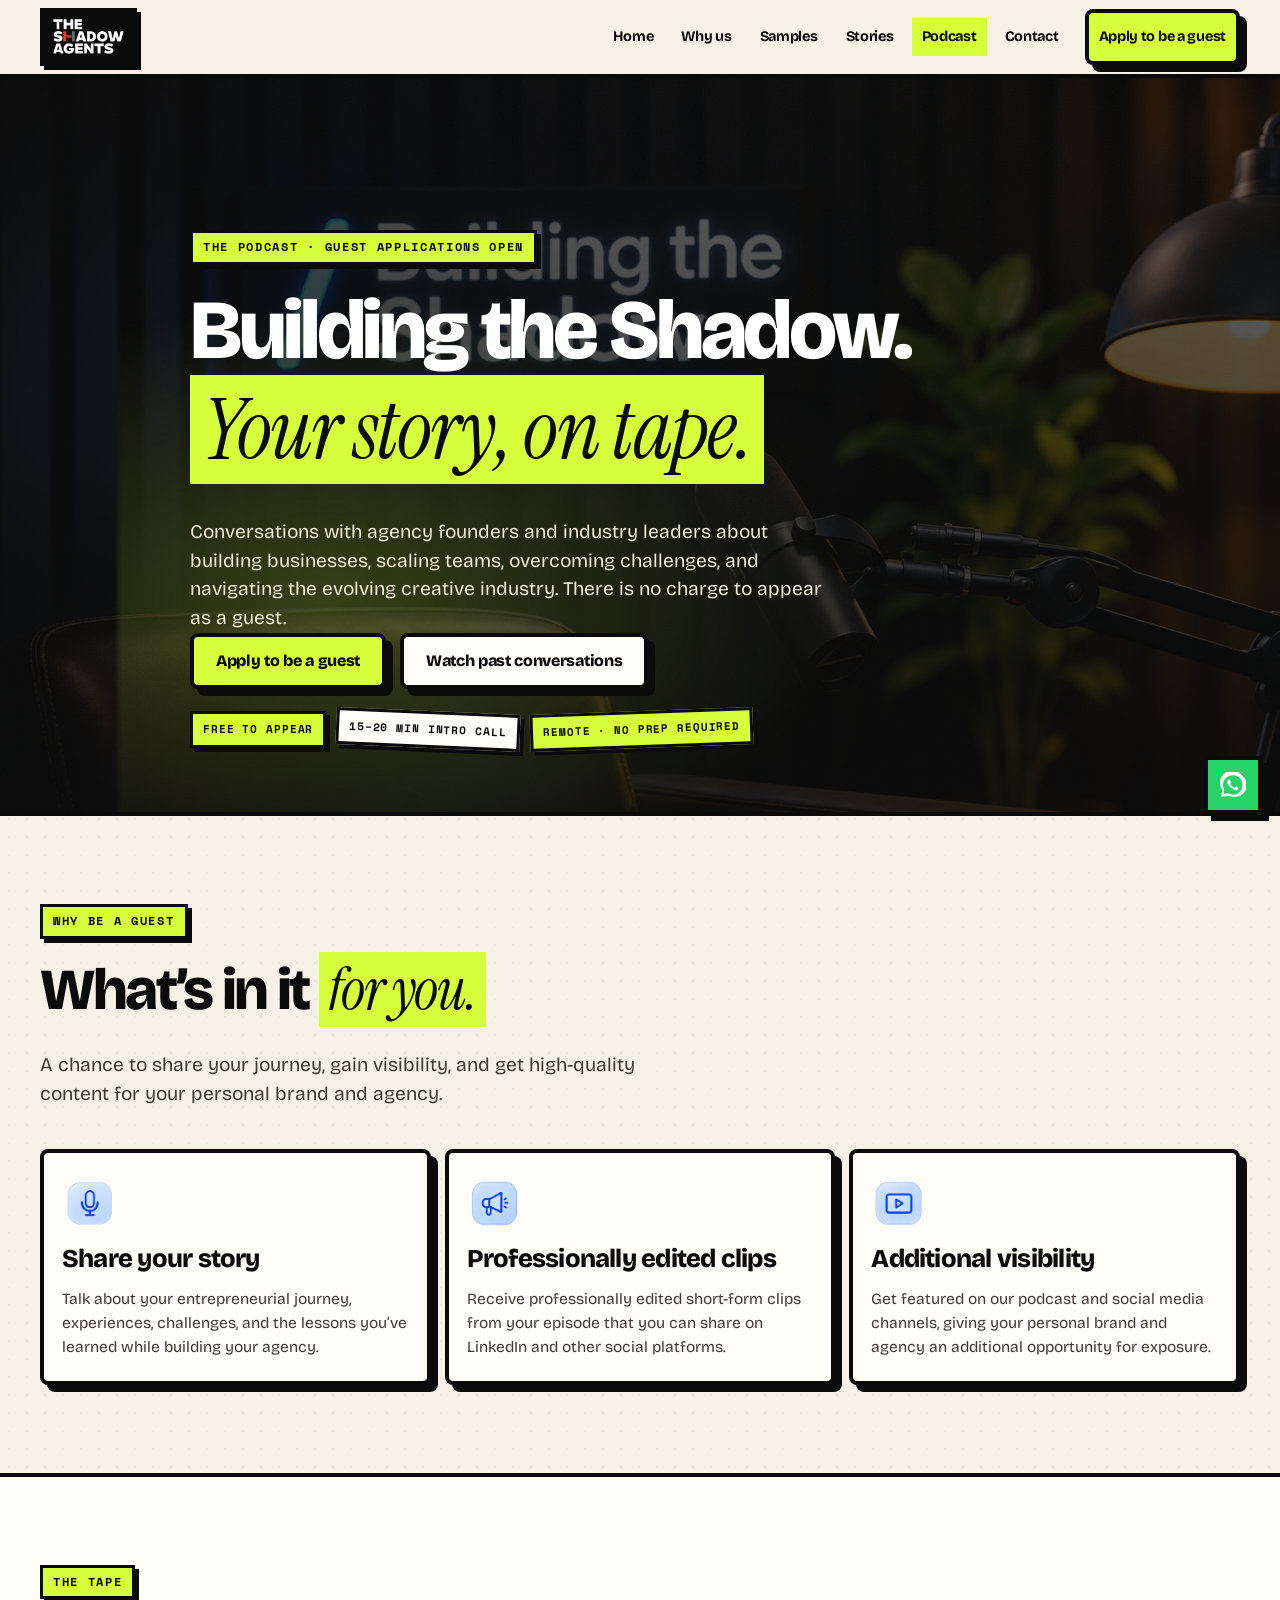
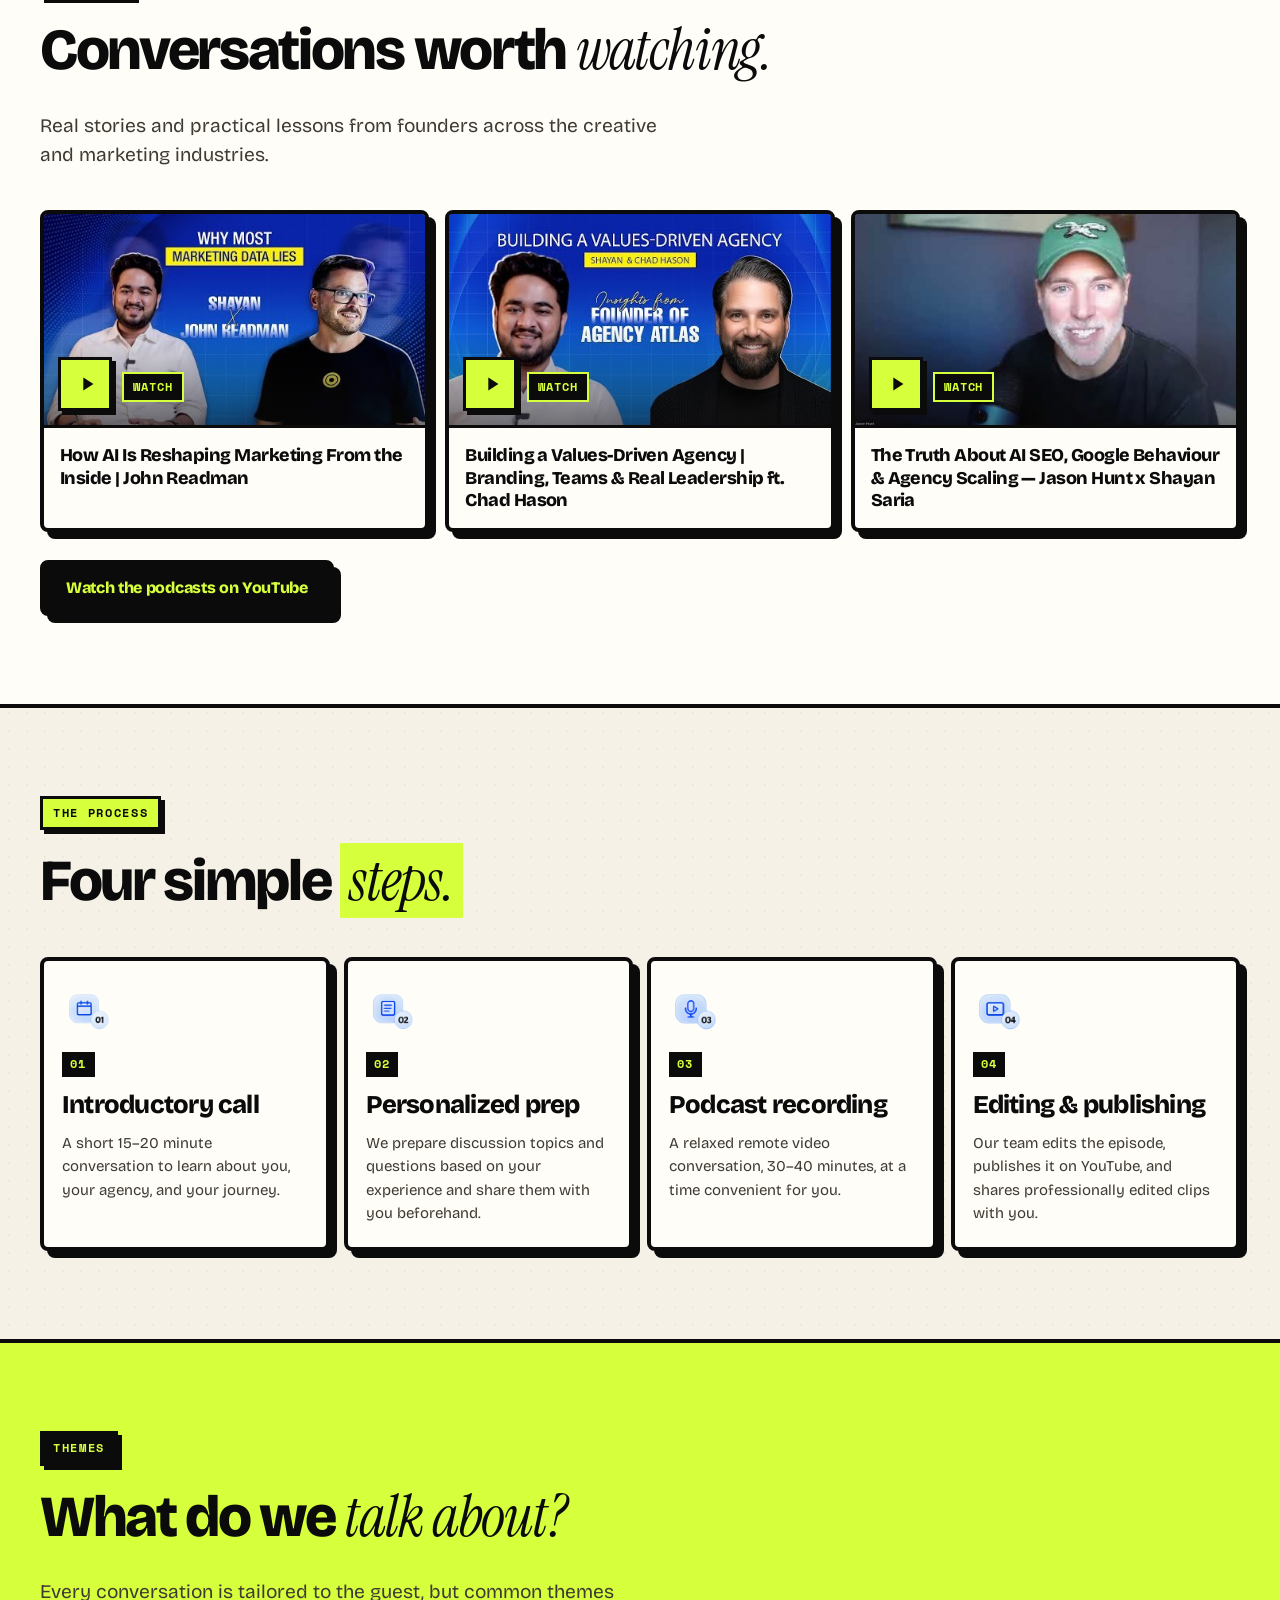
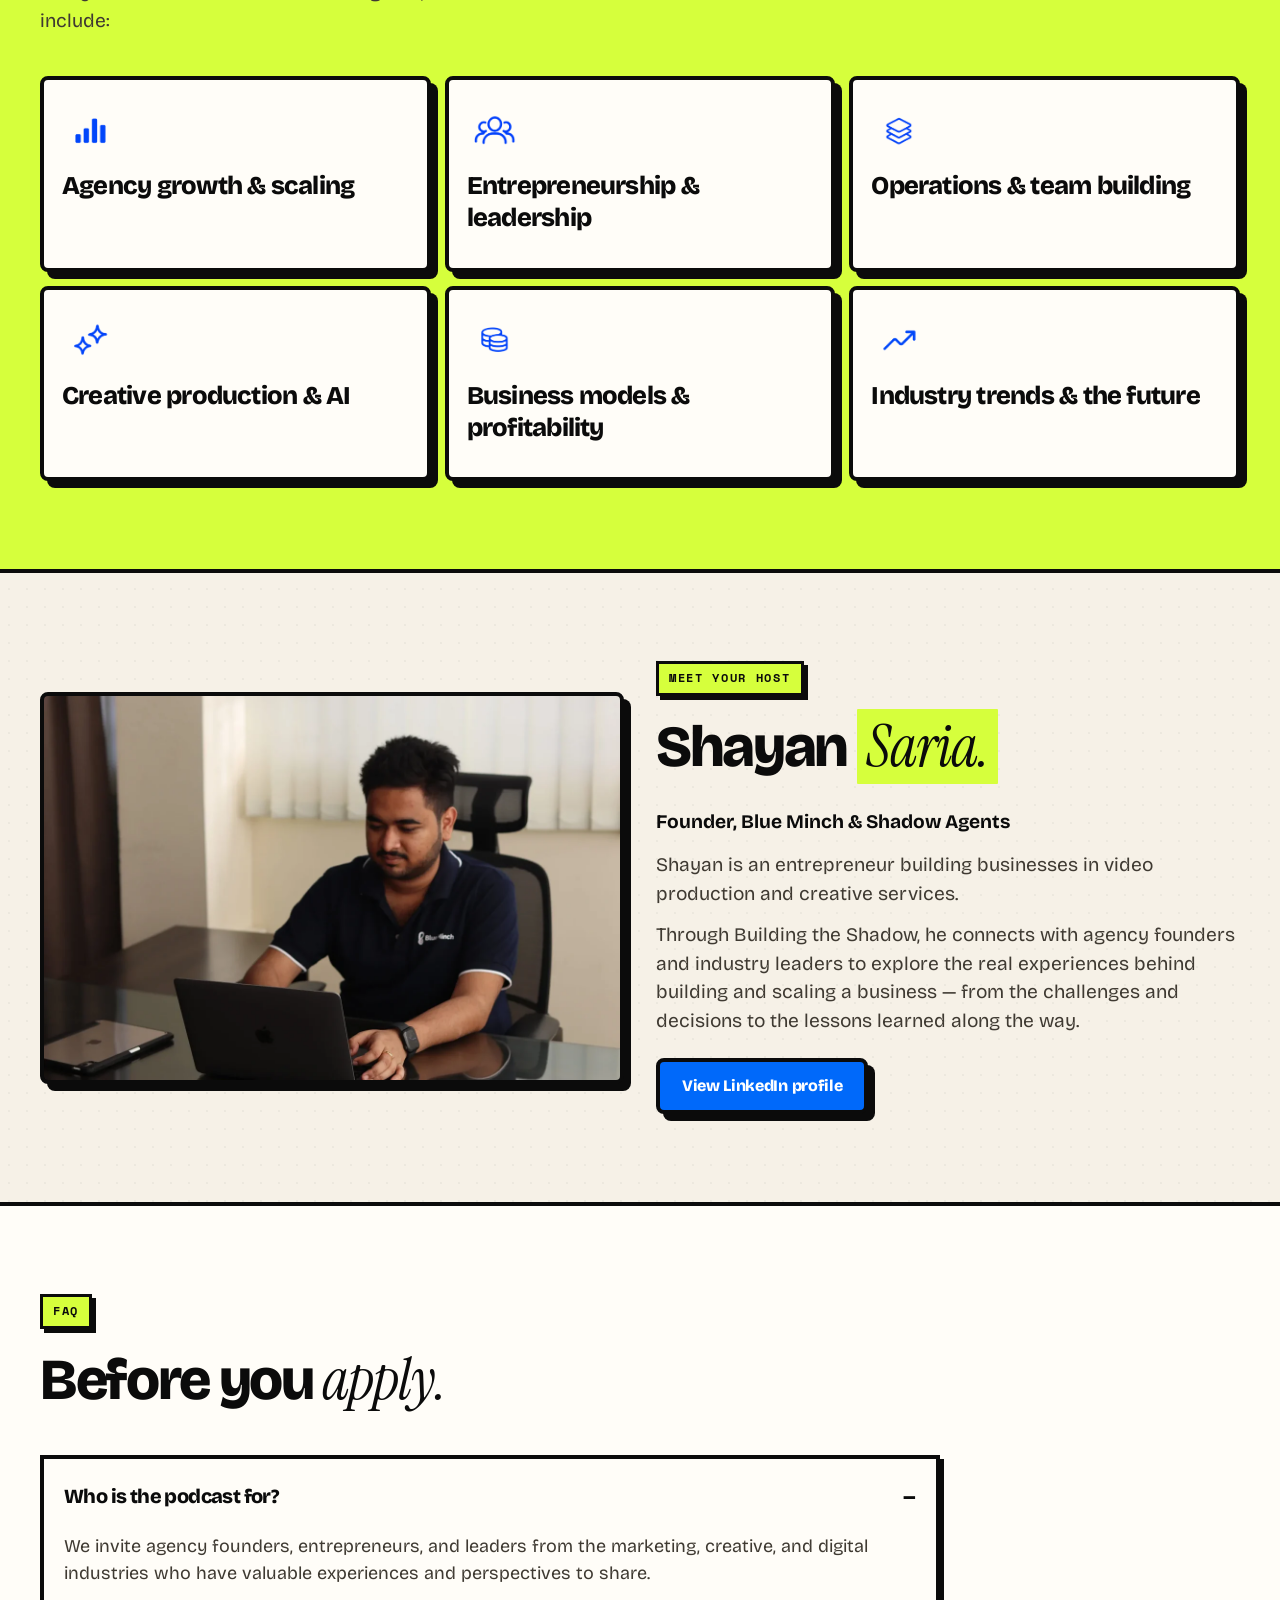
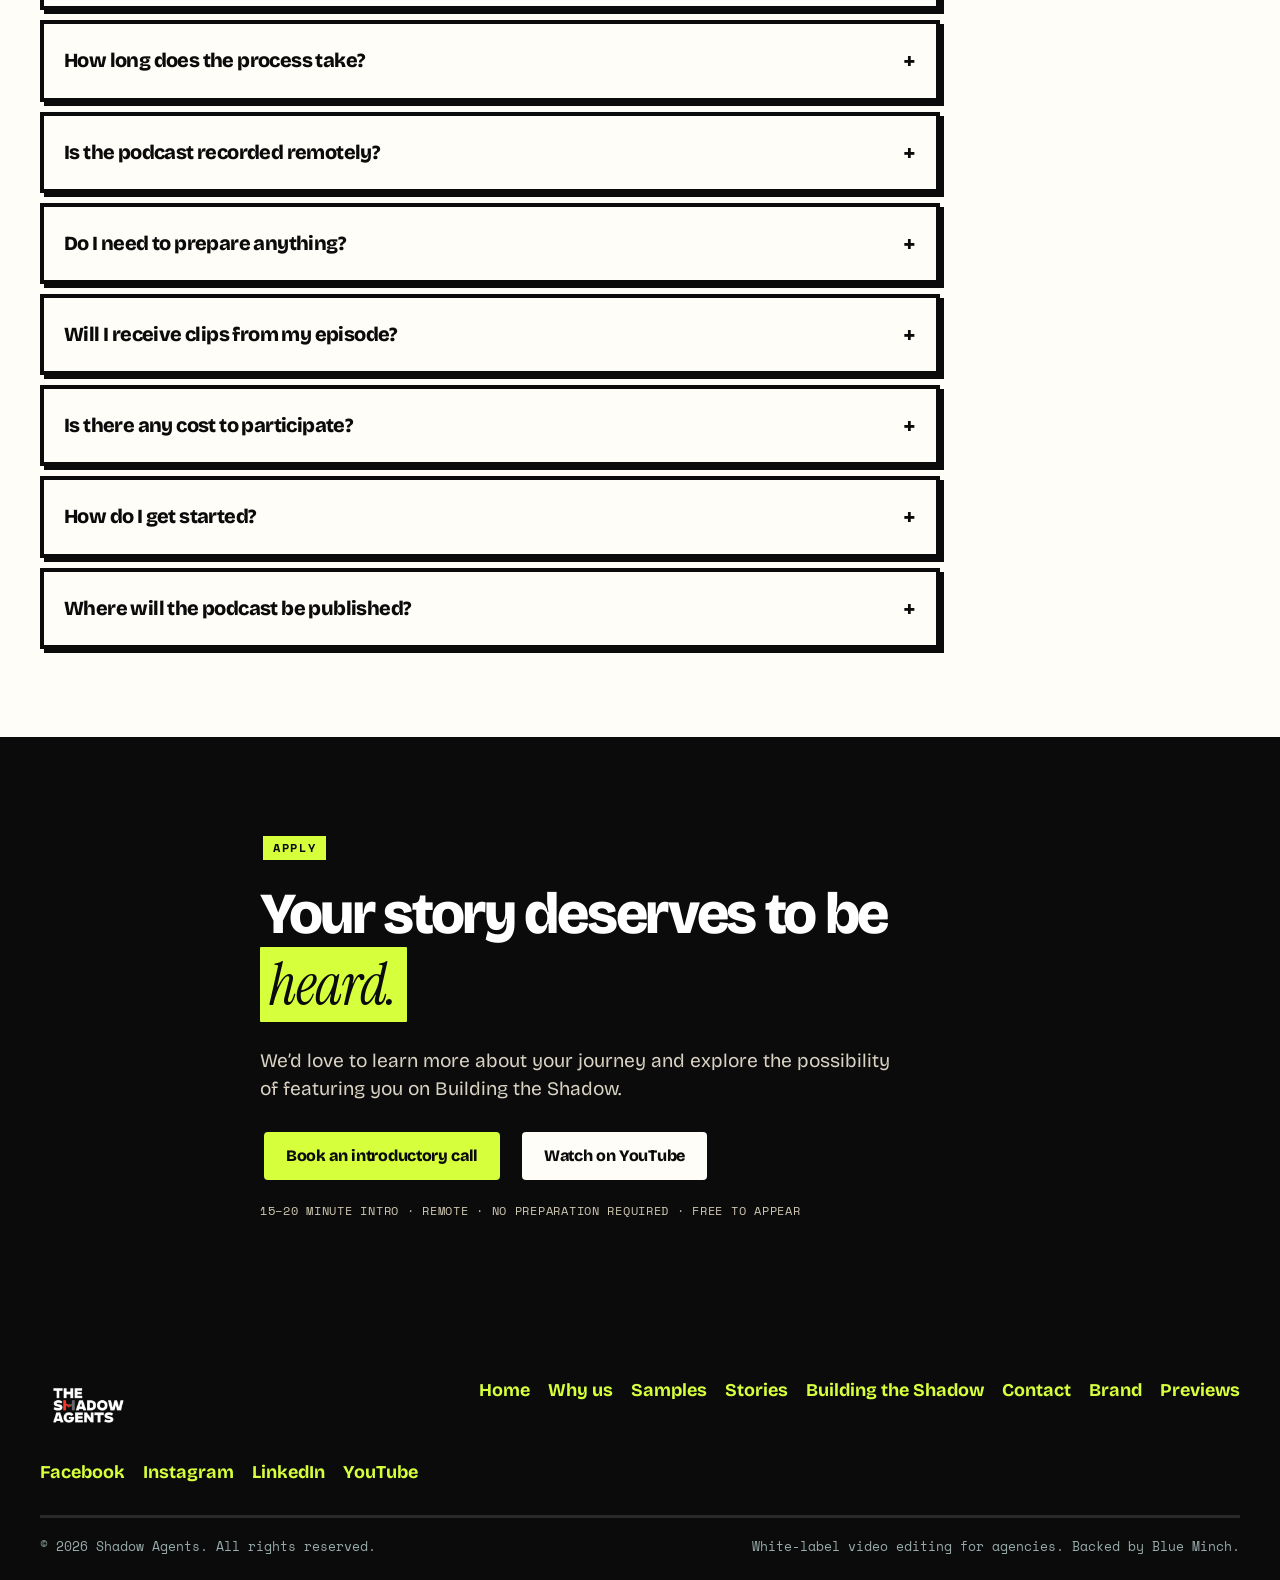
<file: podcast.html>
<!DOCTYPE html>
<html lang="en">
<head>
<meta charset="UTF-8">
<meta name="viewport" content="width=device-width, initial-scale=1">
<title>Be a guest on Building the Shadow — Shadow Agents podcast</title>
<meta name="description" content="Apply to be a guest on Building the Shadow. A free, remote conversation with Shayan Saria. Professionally edited clips, no preparation required.">
<link rel="preconnect" href="https://fonts.googleapis.com">
<link rel="preconnect" href="https://fonts.gstatic.com" crossorigin>
<link href="https://fonts.googleapis.com/css2?family=Bricolage+Grotesque:opsz,wght@12..96,400;12..96,500;12..96,600;12..96,700;12..96,800&family=Instrument+Serif:ital@0;1&family=Space+Mono:ital,wght@0,400;0,700;1,400&display=swap" rel="stylesheet">
<style>
/* Shadow Agents v2 — neobrutalist system */
/* Shadow Agents v2 — neobrutalist system */
:root{
  --ink:#0B0B0B;
  --cream:#F6F1E7;
  --paper:#FFFDF8;
  --blue:#0069FA;
  --blue-deep:#003FA0;
  --red:#F93827;
  --lime:#D6FF3C;
  --muted:#3F3A32;
  --line:4px solid var(--ink);
  --line-sm:3px solid var(--ink);
  --shadow:7px 7px 0 var(--ink);
  --shadow-sm:4px 4px 0 var(--ink);
  --radius:8px;
  --font-display:"Bricolage Grotesque",sans-serif;
  --font-serif:"Instrument Serif",serif;
  --font-mono:"Space Mono",ui-monospace,monospace;
  --container:1200px;
  --nav-h:78px;
  --cta-h:64px;
  --ease:cubic-bezier(.2,.8,.2,1);
}
*,*::before,*::after{box-sizing:border-box}
html{scroll-behavior:smooth;scroll-padding-top:calc(var(--nav-h) + 16px)}
section[id],.section[id],#contact,#sample,#enquire-form,#edits,#compare,#system,#process,#who,#portfolio,#stories,#problem,#faq,#podcast-teaser{scroll-margin-top:calc(var(--nav-h) + 16px)}
html,body{margin:0;padding:0;overflow-x:clip;max-width:100%}
body{
  font-family:var(--font-display);
  font-size:18px;
  line-height:1.55;
  color:var(--ink);
  background:var(--cream);
  background-image:
    radial-gradient(rgba(11,11,11,.04) 1px, transparent 1px),
    linear-gradient(var(--cream),var(--cream));
  background-size:18px 18px, auto;
  -webkit-font-smoothing:antialiased;
  text-rendering:optimizeLegibility;
}
img,svg,video{max-width:100%;display:block;height:auto}
iframe{max-width:100%;display:block;border:0}
button,input,textarea,select{font:inherit;color:inherit}
a{color:var(--blue-deep)}
a:hover{color:var(--blue)}
:focus-visible{outline:3px solid var(--blue);outline-offset:3px}
.skip{
  position:absolute;left:12px;top:0;z-index:10000;
  width:1px;height:1px;padding:0;margin:-1px;
  overflow:hidden;clip:rect(0,0,0,0);clip-path:inset(50%);
  white-space:nowrap;border:0;background:transparent;color:var(--ink);
}
.skip:focus,.skip:focus-visible{
  width:auto;height:auto;margin:0;padding:8px 12px;
  clip:auto;clip-path:none;overflow:visible;
  border:var(--line-sm);background:var(--lime);color:var(--ink);
  font-weight:800;top:12px;
}

.wrap{width:min(var(--container),calc(100% - 40px));margin-inline:auto}
.section{padding:88px 0;position:relative}
.kicker{
  display:inline-flex;align-items:center;gap:8px;
  font-family:var(--font-mono);font-size:12px;font-weight:700;
  letter-spacing:.14em;text-transform:uppercase;
  background:var(--lime);color:var(--ink);
  border:var(--line-sm);padding:5px 10px;
  box-shadow:var(--shadow-sm);margin:0 0 16px;
}
.kicker.lime{background:var(--lime);color:var(--ink)}
.kicker.blue{background:var(--blue);color:#fff}
.kicker.red{background:var(--red);color:var(--ink)}
.kicker.ink{background:var(--ink);color:var(--lime)}
/* Keep kicker typography/color when nested in large quote type or colored bands */
.quote-blow p.kicker,
.band-ink .kicker.lime,
.band-blue .kicker.lime,
.band-red .kicker.lime,
.page-hero .kicker.lime,
.photo-band .kicker.lime,
.cta-band .kicker.lime{
  font-family:var(--font-mono);font-size:12px;font-weight:700;font-style:normal;
  letter-spacing:.14em;line-height:1.2;text-transform:uppercase;
  background:var(--lime);color:var(--ink);
}
.quote-blow p.kicker.ink,
.band-lime .kicker.ink,
.cta-band .kicker.ink{
  background:var(--ink);color:var(--lime);
}
.quote-blow p.kicker.blue{background:var(--blue);color:#fff}
.quote-blow p.kicker.red{background:var(--red);color:var(--ink)}
h1,h2,h3,h4{font-family:var(--font-display);font-weight:800;letter-spacing:-.04em;line-height:1.2;margin:0 0 .45em;color:var(--ink);position:relative;z-index:0}
h1{font-size:clamp(42px,7.2vw,84px);line-height:1.2}
h2{font-size:clamp(32px,4.6vw,58px);line-height:1.22}
h3{font-size:clamp(20px,2vw,26px);letter-spacing:-.03em;line-height:1.25}
.lede{font-size:clamp(17px,1.5vw,21px);line-height:1.5;color:var(--muted);max-width:40rem;margin:0}
.accent{font-family:var(--font-serif);font-style:italic;font-weight:400;letter-spacing:-.02em}
.mark,
.quote-blow .mark,
.quote-blow p .mark,
.accent.mark{
  background:var(--lime);
  color:var(--ink);
  padding:0 .16em;
  margin:0;
  border-radius:1px;
  -webkit-box-decoration-break:clone;
  box-decoration-break:clone;
}
.mark-blue{background:var(--blue);color:#fff}
.mark-red{background:var(--red);color:var(--ink)}
.center{text-align:center}
.center .lede,.center .kicker{margin-inline:auto}
.section-head{max-width:760px;margin-bottom:40px}

/* Buttons */
.btn{
  display:inline-flex;align-items:center;justify-content:center;gap:10px;
  min-height:56px;padding:0 22px;
  border:var(--line);border-radius:8px;
  font-weight:800;font-size:16px;letter-spacing:-.02em;line-height:1;
  text-decoration:none !important;cursor:pointer;
  box-shadow:var(--shadow);
  transition:transform .12s var(--ease), box-shadow .12s var(--ease), background .12s;
  white-space:nowrap;
}
.btn:hover{transform:translate(3px,3px);box-shadow:4px 4px 0 var(--ink)}
.btn:active{transform:translate(7px,7px);box-shadow:0 0 0 var(--ink)}
.btn-primary{background:var(--blue);color:#fff !important}
.btn-lime{background:var(--lime);color:var(--ink) !important}
.btn-ink{background:var(--ink);color:var(--lime) !important}
.btn-paper{background:var(--paper);color:var(--ink) !important}
.btn-red{background:var(--red);color:var(--ink) !important}
.btn-row{display:flex;flex-wrap:wrap;gap:14px}

/* Cards / frames */
.card{
  background:var(--paper);
  border:var(--line);
  border-radius:var(--radius);
  box-shadow:var(--shadow);
}
.frame{
  border:var(--line);
  border-radius:var(--radius);
  box-shadow:var(--shadow);
  overflow:hidden;
  background:#000;
  box-sizing:border-box;
  min-width:0;
  max-width:100%;
}
.frame > img{
  display:block;
  max-width:100%;
}

/* Nav */
.site-header{
  position:sticky;top:0;z-index:1000;
  height:var(--nav-h);
  display:flex;align-items:center;
  background:var(--cream);
  border-bottom:var(--line);
}
.site-header .wrap{display:flex;align-items:center;justify-content:space-between;gap:20px;width:min(var(--container),calc(100% - 32px))}
.logo{display:flex;align-items:center;text-decoration:none}

/* white logo needs a dark chip on cream */
.logo-chip{background:var(--ink);padding:6px 10px;border:var(--line-sm);box-shadow:var(--shadow-sm);display:flex;align-items:center;min-height:52px}
.logo-chip img{height:40px;width:auto;max-width:150px}
.wordmark{
  font-family:var(--font-display);
  font-weight:800;
  letter-spacing:-.04em;
  line-height:1.05;
  color:#fff;
  font-size:13px;
  text-transform:uppercase;
  text-decoration:none;
  display:block;
}
.logo-chip .wordmark{font-size:12px;letter-spacing:-.03em;line-height:1.05}
.wordmark .wm-h{color:var(--red)}
.wordmark-lg{font-size:clamp(28px,4vw,46px);line-height:1;text-align:center}
.logo-box.lime .wordmark:not(.logo-chip .wordmark){color:var(--ink)}
.logo-box.lime .logo-chip .wordmark{color:#fff}
.nav{display:flex;align-items:center;gap:8px}
.nav a{
  color:var(--ink);text-decoration:none;font-weight:700;font-size:14.5px;
  padding:8px 10px;letter-spacing:-.02em;
}
.nav a:hover,.nav a[aria-current="page"]{background:var(--lime)}
.nav-cta{margin-left:8px}
.menu-toggle{
  display:none;width:48px;height:48px;border:var(--line-sm);border-radius:8px;
  background:var(--lime);box-shadow:var(--shadow-sm);cursor:pointer;padding:0;
  align-items:center;justify-content:center;
}
.menu-toggle span,.menu-toggle span::before,.menu-toggle span::after{
  display:block;width:18px;height:3px;background:var(--ink);position:relative;border-radius:1px;
}
.menu-toggle span::before,.menu-toggle span::after{content:"";position:absolute;left:0}
.menu-toggle span::before{top:-6px}
.menu-toggle span::after{top:6px}
body.nav-open .menu-toggle span{background:transparent}
body.nav-open .menu-toggle span::before{top:0;transform:rotate(45deg)}
body.nav-open .menu-toggle span::after{top:0;transform:rotate(-45deg)}

/* Hero */
.hero{padding:48px 0 28px}
.hero-grid{display:grid;grid-template-columns:1.05fr .95fr;gap:40px;align-items:center}
.hero h1{margin-bottom:18px}
.hero .lede{margin-bottom:26px;max-width:36rem}
.badge-row{display:flex;flex-wrap:wrap;gap:10px;margin-top:22px}
.sticker{
  font-family:var(--font-mono);font-size:11px;font-weight:700;letter-spacing:.08em;text-transform:uppercase;
  border:var(--line-sm);padding:7px 10px;background:var(--paper);
  box-shadow:var(--shadow-sm);
}
.sticker.lime{background:var(--lime)}
.sticker.blue{background:var(--blue);color:#fff}
.sticker.red{background:var(--red);color:var(--ink)}
.sticker.rot{transform:rotate(-2deg)}
.sticker.rot2{transform:rotate(2.5deg)}
.video-frame{position:relative;aspect-ratio:16/9;background:#000}
.video-frame img,.video-frame iframe{width:100%;height:100%;object-fit:cover;position:absolute;inset:0}
.play-btn{
  position:absolute;inset:0;display:flex;align-items:center;justify-content:center;
  background:transparent;border:0;cursor:pointer;width:100%;color:var(--ink);
}
.play-btn i{
  width:84px;height:84px;border:var(--line);background:var(--lime);
  display:grid;place-items:center;box-shadow:var(--shadow);
  transition:transform .12s var(--ease);
}
.play-btn:hover i{transform:translate(3px,3px);box-shadow:4px 4px 0 var(--ink)}
.play-btn svg{width:30px;height:30px;margin-left:4px}

/* Marquee */
.marquee{
  overflow:hidden;border-top:var(--line);border-bottom:var(--line);
  background:var(--ink);color:var(--lime);
  padding:12px 0;
}
.marquee-track{
  display:flex;gap:0;width:max-content;
  animation:tick 32s linear infinite;
  font-family:var(--font-mono);font-weight:700;font-size:13px;letter-spacing:.12em;text-transform:uppercase;
}
.marquee-track span{padding:0 28px;white-space:nowrap}
.marquee-track span::before{content:"✦  ";color:var(--blue)}
@keyframes tick{to{transform:translateX(-50%)}}

/* Trust */
.trust{padding:28px 0;background:var(--blue);border-bottom:var(--line);color:#fff}
.trust-grid{display:grid;grid-template-columns:repeat(4,1fr);gap:14px}
.trust-item{display:flex;align-items:center;gap:12px;background:var(--ink);border:var(--line-sm);padding:14px;box-shadow:4px 4px 0 #001e4d}
.trust-item img{width:40px;height:40px;object-fit:contain;border-radius:4px;background:#fff;flex-shrink:0}
.trust-item strong{display:block;font-size:28px;letter-spacing:-.04em;line-height:1;color:var(--lime)}
.trust-item span{display:block;font-size:12px;line-height:1.3;margin-top:3px;color:#fff}

/* Grids */
.pain-grid{display:grid;grid-template-columns:repeat(3,1fr);gap:14px}
.pain-card{padding:22px 20px;background:var(--paper)}
.pain-card .num{font-family:var(--font-mono);font-weight:700;font-size:12px;color:var(--red);letter-spacing:.1em;margin-bottom:8px}
.bento{display:grid;grid-template-columns:repeat(2,minmax(0,1fr));gap:14px;align-items:stretch}
.system-card{padding:22px 20px;display:grid;grid-template-columns:auto minmax(0,1fr);gap:14px;align-items:start;background:var(--paper);height:100%;min-width:0}
.system-card img{width:58px;height:50px;object-fit:contain;flex-shrink:0}
.system-card p{margin:8px 0 0;color:var(--muted);font-size:15.5px}
.compare{width:100%;border-collapse:separate;border-spacing:0;background:var(--paper);border:var(--line);box-shadow:var(--shadow);overflow:hidden}
.compare th,.compare td{padding:14px 16px;text-align:left;border-bottom:3px solid var(--ink);border-right:3px solid var(--ink);font-size:15px;vertical-align:top}
.compare th{font-family:var(--font-mono);font-size:12px;letter-spacing:.08em;text-transform:uppercase}
.compare th:last-child,.compare td:last-child{border-right:0;background:#edf5ff}
.compare thead th:last-child{background:var(--blue);color:#fff}
.compare tr:last-child td{border-bottom:0}
.compare .yes{font-weight:800}
.compare .no{color:var(--ink)}

.steps{display:grid;grid-template-columns:repeat(4,1fr);gap:14px}
.step{padding:22px 18px;background:var(--paper);position:relative}
.step .n{font-family:var(--font-mono);font-weight:700;font-size:12px;letter-spacing:.12em;background:var(--ink);color:var(--lime);display:inline-block;padding:3px 8px;margin-bottom:12px}
.step p{margin:8px 0 0;color:var(--muted);font-size:15px}

.portfolio-grid{display:grid;grid-template-columns:repeat(4,1fr);gap:14px}
.short-card{position:relative;aspect-ratio:9/16;background:#111}
.short-card img,.short-card iframe{width:100%;height:100%;object-fit:cover;position:absolute;inset:0}
.short-card .play-btn i{width:64px;height:64px}
.play-btn{align-items:flex-end;justify-content:flex-start;padding:14px;gap:10px;background:linear-gradient(0deg,rgba(11,11,11,.55),transparent 45%)}
.play-btn i{width:54px;height:54px;border-width:3px;box-shadow:4px 4px 0 var(--ink)}
.play-btn svg{width:22px;height:22px;margin-left:3px}
.play-btn::after{content:"Watch";font:700 12px/1 "Space Mono",monospace;letter-spacing:.08em;text-transform:uppercase;background:var(--ink);color:var(--lime);border:2px solid var(--lime);padding:7px 9px;margin-bottom:9px}
.short-card .play-btn i{width:46px;height:46px}
.short-card .play-btn::after{content:none}
@media (max-width:600px){.play-btn{padding:10px}.play-btn i{width:46px;height:46px}.play-btn::after{font-size:11px;padding:6px 8px;margin-bottom:6px}}


.quote-grid{display:grid;grid-template-columns:1fr 1fr;gap:14px}
blockquote.quote{margin:0;padding:28px 24px;background:var(--paper)}
blockquote.quote p{margin:0;font-size:22px;line-height:1.25;letter-spacing:-.03em;font-weight:700}
blockquote.quote footer{margin-top:16px;font-family:var(--font-mono);font-size:12px;letter-spacing:.06em;text-transform:uppercase}
.qmark{font-family:var(--font-serif);font-style:italic;font-size:56px;line-height:.7;color:var(--blue);margin-bottom:8px}
.portfolio-quotes{margin-top:36px}
.portfolio-quotes .sticker{display:inline-block;margin-bottom:16px}
.portfolio-quotes blockquote.quote p{
  font-family:var(--font-serif);font-style:italic;font-weight:400;letter-spacing:-.02em;
  font-size:clamp(20px,2vw,24px);line-height:1.3;color:var(--ink);
}

.faq-list{display:flex;flex-direction:column;gap:10px;max-width:900px}
.faq-list details{background:var(--paper);border:var(--line);box-shadow:var(--shadow-sm);padding:0 20px}
.faq-list summary{
  cursor:pointer;list-style:none;font-weight:800;font-size:20px;letter-spacing:-.03em;
  padding:18px 0;display:flex;justify-content:space-between;gap:16px;align-items:center;
}
.faq-list summary::-webkit-details-marker{display:none}
.faq-list summary::after{content:"+";font-family:var(--font-mono);font-size:24px}
.faq-list details[open] summary::after{content:"–"}
.faq-list details p{margin:0 0 18px;color:var(--muted)}

.split{display:grid;grid-template-columns:1fr 1fr;gap:32px;align-items:center}
.contact-grid{display:grid;grid-template-columns:1fr 1fr;gap:18px;align-items:start}
.panel{padding:26px;background:var(--paper);color:var(--ink)}
.panel h3{margin-bottom:6px}
.panel .hint{color:var(--muted);font-size:15px;margin:0 0 18px}
.form-grid{display:grid;gap:12px}
.form-grid label{display:grid;gap:6px;font-family:var(--font-mono);font-size:11px;font-weight:700;letter-spacing:.1em;text-transform:uppercase}
.form-grid input{
  height:52px;border:var(--line-sm);border-radius:6px;padding:0 12px;background:#fff;
}
.form-status{font-size:14px;margin:8px 0 0;display:none;font-weight:700}
.calendly-embed{min-height:620px;width:100%;background:#fff;border:var(--line-sm)}
.alt-contact{display:flex;flex-wrap:wrap;gap:10px;margin-top:14px}

.site-footer{background:var(--ink);color:#fff;padding:48px 0 24px;border-top:var(--line)}
.foot-grid{display:flex;justify-content:space-between;gap:24px;flex-wrap:wrap;padding-bottom:28px;border-bottom:3px solid #2a2a2a}
.foot-links,.socials{display:flex;flex-wrap:wrap;gap:12px 18px}
.foot-links a,.socials a{color:var(--lime);text-decoration:none;font-weight:700}
.foot-links a:hover,.socials a:hover{color:#fff}
.legal{display:flex;justify-content:space-between;gap:12px;flex-wrap:wrap;padding-top:18px;color:#9aa;font-size:13px;font-family:var(--font-mono)}

.wa-fab{
  position:fixed;right:18px;bottom:86px;z-index:900;
  width:58px;height:58px;border:var(--line);background:#25D366;color:#fff;
  display:grid;place-items:center;box-shadow:var(--shadow);
}
.wa-fab:hover{transform:translate(3px,3px);box-shadow:4px 4px 0 var(--ink);color:#fff}
.wa-fab svg{width:26px;height:26px}

.mobile-cta{
  display:none;position:fixed;left:0;right:0;bottom:0;z-index:950;
  background:var(--ink);border-top:var(--line);padding:10px 12px;gap:8px;
}
.mobile-cta .btn{flex:1;min-height:48px;font-size:14px}

/* Podcast */
.hero-pod{position:relative;padding:0;min-height:82vh;display:flex;align-items:flex-end;border-bottom:var(--line);background:#0b0b0b;overflow:hidden;box-shadow:inset 0 0 0 4px var(--ink)}
.hero-pod .hero-bg{position:absolute;inset:0}
.hero-pod .hero-bg img,.hero-pod .hero-bg .ph{
  position:absolute;inset:0;width:100%;height:100%;object-fit:cover;object-position:78% 50%;border:0;
}
.hero-pod .hero-bg-video{
  position:absolute;inset:0;overflow:hidden;pointer-events:none;z-index:0;
}
.hero-pod .hero-bg-video iframe{
  position:absolute;top:50%;left:50%;
  width:177.78vh;height:100vh;min-width:100%;min-height:56.25vw;
  transform:translate(-50%,-50%) scale(1.12);
  border:0;pointer-events:none;max-width:none;
}
.hero-pod .hero-bg-fx{
  position:absolute;inset:0;pointer-events:none;z-index:1;
  background:
    linear-gradient(180deg,rgba(11,11,11,.55) 0%,rgba(11,11,11,.70) 52%,rgba(11,11,11,.85) 100%),
    linear-gradient(90deg,rgba(11,11,11,.62) 0%,rgba(11,11,11,.28) 42%,rgba(11,11,11,.12) 100%);
}
.hero-pod .hero-bg-fx::after{
  content:"";position:absolute;inset:0;pointer-events:none;opacity:.09;mix-blend-mode:overlay;
  background-image:url("data:image/svg+xml;utf8,<svg xmlns='http://www.w3.org/2000/svg' width='180' height='180'><filter id='n'><feTurbulence type='fractalNoise' baseFrequency='0.8' numOctaves='4' stitchTiles='stitch'/></filter><rect width='100%' height='100%' filter='url(%23n)'/></svg>");background-size:180px 180px;
}
.hero-pod .wrap{position:relative;z-index:2;padding:130px 0 64px;max-width:900px}
.hero-pod .wrap::before{
  content:"";position:absolute;left:-8%;bottom:-6%;width:min(740px,95%);height:min(560px,85%);
  background:radial-gradient(ellipse at 28% 55%,rgba(214,255,60,.22) 0%,rgba(214,255,60,.08) 42%,transparent 70%);
  pointer-events:none;z-index:0;filter:blur(2px);
}
.hero-pod .wrap > *{position:relative;z-index:1}
.hero-pod h1,.hero-pod .lede{color:#fff}
.hero-pod .lede{color:#efe9d8}
.hero-pod h1{line-height:1.18}
.hero-pod h1 .mark{color:var(--ink)}
.episode-grid{display:grid;grid-template-columns:repeat(3,1fr);gap:16px}
.episode-card{background:var(--paper);overflow:hidden}
.episode-card .embed{position:relative;aspect-ratio:16/9;background:#111;border-bottom:var(--line-sm);overflow:hidden}
.episode-card .embed img,.episode-card .embed iframe,.episode-card .embed .ph{width:100%;height:100%;object-fit:cover;position:absolute;inset:0;border:0}
.episode-card h3{padding:16px;font-size:18px;margin:0}
.benefit-grid,.topic-grid{display:grid;grid-template-columns:repeat(3,1fr);gap:14px}
.benefit-card,.topic-card{padding:22px 18px;background:var(--paper)}
.benefit-card img,.topic-card img{width:56px;height:56px;object-fit:contain;margin-bottom:12px}
.benefit-card p{margin:8px 0 0;color:var(--muted);font-size:15.5px}

/* Brand guidelines */
.swatch-grid{display:grid;grid-template-columns:repeat(4,1fr);gap:12px}
.swatch{overflow:hidden;background:var(--paper)}
.swatch .chip{height:100px;border-bottom:var(--line-sm)}
.swatch figcaption{padding:12px 14px;font-size:14px}
.swatch code{display:block;font-family:var(--font-mono);font-size:12px;margin-top:4px}
.type-specimen{padding:24px;background:var(--paper);margin-bottom:12px}
.do-dont{display:grid;grid-template-columns:1fr 1fr;gap:14px}
.do,.dont{padding:22px;background:var(--paper)}
.do h3{color:#0a7a2f}.dont h3{color:var(--red)}
.logo-row{display:grid;grid-template-columns:1fr 1fr;gap:14px}
.logo-box{padding:36px;display:grid;place-items:center;min-height:200px}
.logo-box.dark{background:var(--ink)}
.logo-box.blue{background:var(--blue)}
.logo-box.lime{background:var(--lime)}
.logo-box img{max-height:110px;width:auto}
.comp-row{display:flex;flex-wrap:wrap;gap:12px;align-items:center;margin:12px 0 24px}

/* Previews */
.preview-hero{padding:56px 0 36px;background:var(--ink);color:#fff;border-bottom:var(--line)}
.preview-hero h1,.preview-hero .lede{color:#fff}
.preview-hero .lede{color:#d9d3c4}
.tabs{display:flex;gap:10px;flex-wrap:wrap;margin:24px 0 0}
.tab-btn{background:var(--paper);border:var(--line);box-shadow:var(--shadow-sm);padding:10px 16px;cursor:pointer;font-weight:800;color:var(--ink)}
.tab-btn[aria-selected="true"]{background:var(--lime);color:var(--ink)}
.frames{display:grid;grid-template-columns:minmax(0,1fr) 390px;gap:28px;align-items:start;padding:36px 0 72px;width:100%}
.frames > .device:first-child,.browser,.browser-screen{width:100%;min-width:0}
.device{margin:0}
.device figcaption{text-align:center;margin-top:10px;font-family:var(--font-mono);font-size:11px;letter-spacing:.08em;text-transform:uppercase}
.browser{background:var(--ink);border:var(--line);box-shadow:var(--shadow);overflow:hidden;border-radius:8px}
.browser-bar{display:flex;align-items:center;gap:8px;padding:10px 12px;background:#111;border-bottom:3px solid var(--ink)}
.browser-bar .dots{display:flex;gap:6px}
.browser-bar .dots i{width:10px;height:10px;border:2px solid #fff;background:var(--red);display:block}
.browser-bar .dots i:nth-child(2){background:var(--lime)}
.browser-bar .dots i:nth-child(3){background:var(--blue)}
.browser-bar .url{flex:1;background:var(--cream);color:var(--ink);font-family:var(--font-mono);font-size:11px;padding:4px 8px;overflow:hidden;white-space:nowrap;text-overflow:ellipsis;border:2px solid var(--ink)}
.browser-screen{overflow:hidden;background:#fff;position:relative;aspect-ratio:1440/900}
.browser-screen iframe,.phone-screen iframe{max-width:none !important;position:absolute;top:0;left:0;border:0;transform-origin:top left}
.browser-screen iframe{width:1440px;height:900px}
.phone{width:390px;max-width:100%;background:var(--ink);border:var(--line);box-shadow:var(--shadow);border-radius:28px;padding:12px}
.phone-notch{width:110px;height:16px;background:#000;border:2px solid #222;border-radius:0 0 12px 12px;margin:0 auto 8px}
.phone-screen{width:100%;height:680px;overflow:hidden;background:#fff;position:relative;border:3px solid var(--ink)}
.phone-screen iframe{width:390px;height:844px}
[hidden]{display:none !important}

.band-ink{background:var(--ink);color:#fff;border-top:var(--line);border-bottom:var(--line)}
.band-ink h2,.band-ink h3{color:#fff}
.band-ink .lede{color:#d9d3c4}
.sticker.lime,.band-ink .sticker.lime{color:var(--ink)}
blockquote.quote,.band-ink blockquote.quote{color:var(--ink)}
blockquote.quote footer,.band-ink blockquote.quote footer{color:var(--ink);opacity:.8}

.band-blue{background:var(--blue);color:#fff;border-top:var(--line);border-bottom:var(--line)}
.band-blue h2{color:#fff}
.band-blue .lede,.band-blue .quote-blow footer,blockquote.quote-blow[style*='#fff'] footer{color:#fff}
.band-lime{background:var(--lime);border-top:var(--line);border-bottom:var(--line)}
.band-paper{background:var(--paper);border-top:var(--line);border-bottom:var(--line)}

.hero .reveal,.hero-pod .reveal,.preview-hero .reveal{opacity:1;transform:none}
.reveal{opacity:0;transform:translateY(16px)}
.reveal.in{opacity:1;transform:none;transition:opacity .5s var(--ease),transform .5s var(--ease)}

.workflow-panel{padding:16px;background:var(--paper);overflow:auto}
.workflow-panel img{width:100%;height:auto}
.workflow-alt{margin-top:14px}
.workflow-alt summary{cursor:pointer;font-weight:800}
.workflow-tall{max-height:560px;overflow:auto;margin-top:12px;border:var(--line);background:#fff}
.workflow-tall img{width:min(480px,100%);margin-inline:auto}

@media (prefers-reduced-motion:reduce){
  html{scroll-behavior:auto}
  .marquee-track{animation:none}
  .reveal{opacity:1;transform:none}
  .btn,.play-btn i{transition:none}
  .hero-bg-video{display:none !important}
}
@media (max-width:1100px){
  .hero-grid,.split,.contact-grid,.trust-grid,.frames{grid-template-columns:1fr}
  .bento{grid-template-columns:repeat(2,minmax(0,1fr))}
  .steps,.pain-grid,.swatch-grid,.portfolio-grid{grid-template-columns:1fr 1fr}
  .episode-grid,.benefit-grid,.topic-grid,.vs-grid,.contact-tiles{grid-template-columns:minmax(0,1fr)}
  .frames{justify-items:center}
  .mosaic{grid-template-columns:repeat(2,minmax(0,1fr));grid-auto-rows:auto;align-items:start}
  .mosaic .w2,.mosaic .w3,.mosaic .h2{grid-column:auto;grid-row:auto}
  .mosaic .frame{width:100%;height:auto;aspect-ratio:auto;overflow:hidden}
  .mosaic .frame img{width:100%;height:auto;max-width:100%;object-fit:contain;object-position:center;display:block;position:static;background:#111}
  .mosaic .frame:last-child:nth-child(odd){grid-column:1 / -1}
}
@media (max-width:820px){
  .menu-toggle{display:flex}
  .nav{
    display:none;position:absolute;top:var(--nav-h);left:0;right:0;
    background:var(--cream);flex-direction:column;align-items:stretch;
    padding:12px 16px 20px;border-bottom:var(--line);gap:4px;
  }
  body.nav-open .nav{display:flex}
  .nav a{padding:12px 8px}
  .nav-cta{margin:10px 0 0}
  .quote-grid,.do-dont,.logo-row,.compare{display:block}
  .compare thead{display:none}
  .compare tr{display:block;border-bottom:var(--line-sm);padding:8px 0}
  .compare td,.compare th{display:block;border:0;padding:6px 14px}
  .compare td:last-child{background:#edf5ff;margin:6px 10px 10px;border:var(--line-sm)}
  .compare td::before{content:attr(data-label) " · ";font-family:var(--font-mono);font-size:10px;letter-spacing:.08em;text-transform:uppercase}
  .section{padding:64px 0}
  .badge-row{padding-right:72px}
  .mobile-cta{display:flex}
  body{padding-bottom:var(--cta-h)}
  .wa-fab{bottom:80px;right:12px}
  .hero{padding:24px 0 calc(20px + var(--cta-h))}
  .hero h1{margin-bottom:12px}
  .hero .lede{margin-bottom:16px}
  .hero .btn-row{gap:10px}
  .badge-row{margin-top:14px}
  .hero-pod{min-height:0}
  .hero-pod .wrap{padding:32px 0 calc(24px + var(--cta-h))}
  .hero-pod .hero-bg-fx{
    background:
      linear-gradient(180deg,rgba(11,11,11,.58) 0%,rgba(11,11,11,.72) 48%,rgba(11,11,11,.88) 100%),
      linear-gradient(90deg,rgba(11,11,11,.70) 0%,rgba(11,11,11,.32) 55%,rgba(11,11,11,.16) 100%);
  }
}
@media (max-width:640px){
  .pain-grid,.portfolio-grid,.steps,.episode-grid,.benefit-grid,.topic-grid,.swatch-grid,.bento{grid-template-columns:minmax(0,1fr)}
  .btn-row{flex-direction:column}
  .hero .btn-row .btn,.hero-pod .btn-row .btn,#final-cta .btn{width:100%}
  .trust-grid{grid-template-columns:1fr 1fr}
  h1{font-size:clamp(36px,12vw,52px)}
}

/* ========== Inner pages — photo-heavy layouts ========== */
.page-hero{
  position:relative;min-height:78vh;display:flex;align-items:flex-end;
  border-bottom:var(--line);overflow:hidden;background:#0b0b0b;
}
.page-hero .hero-bg{position:absolute;inset:0}
.page-hero .hero-bg img,.page-hero .hero-bg .ph{
  width:100%;height:100%;object-fit:cover;position:absolute;inset:0;border:0;
}
.page-hero .hero-bg-fx{
  position:absolute;inset:0;pointer-events:none;
  background:
    linear-gradient(180deg,rgba(11,11,11,.2) 0%,rgba(11,11,11,.68) 52%,rgba(11,11,11,.92) 100%),
    linear-gradient(90deg,rgba(11,11,11,.7) 0%,rgba(11,11,11,.25) 48%,transparent 100%);
}
.page-hero .wrap{position:relative;z-index:2;padding:130px 0 64px}
.page-hero h1,.page-hero .lede{color:#fff}
.page-hero .lede{color:#efe9d8;max-width:42rem}
.page-hero h1{font-size:clamp(40px,8vw,92px);line-height:1.18;margin-bottom:18px}
.page-hero .btn-row{margin-top:26px}
.page-hero.hero-cream{background:var(--cream);min-height:auto;align-items:center}
.page-hero.hero-cream .hero-bg-fx{display:none}
.page-hero.hero-cream h1,.page-hero.hero-cream .lede{color:var(--ink)}
.page-hero.hero-cream .lede{color:var(--muted)}
.page-hero.hero-cream .wrap{padding:56px 0 36px}
.page-hero.hero-lime{background:var(--lime)}
.page-hero.hero-lime .hero-bg-fx{
  background:linear-gradient(180deg,rgba(11,11,11,.05),rgba(11,11,11,.55) 80%);
}
.page-hero .hero-bg-fx.soft{
  background:
    linear-gradient(180deg,rgba(11,11,11,.1) 0%,rgba(11,11,11,.55) 60%,rgba(11,11,11,.88) 100%),
    linear-gradient(90deg,rgba(11,11,11,.55) 0%,rgba(11,11,11,.15) 55%,transparent 100%);
}
.page-hero .reveal, .page-hero.hero-cream .reveal{opacity:1;transform:none}

.shadow-lg{box-shadow:10px 10px 0 var(--ink)}
.lift{transition:transform .16s var(--ease), box-shadow .16s var(--ease)}
.lift:hover{transform:translate(-3px,-3px);box-shadow:10px 10px 0 var(--ink)}

.logo-rail{
  overflow:hidden;border-top:var(--line);border-bottom:var(--line);
  background:var(--paper);padding:14px 0;
}
.logo-rail.ink{background:var(--ink)}
.logo-rail.blue{background:var(--blue)}
.logo-rail.lime{background:var(--lime)}
.logo-rail-track{display:flex;gap:10px;width:max-content;animation:tick 48s linear infinite;align-items:center;padding-inline:10px}
.logo-pill{
  height:92px;min-width:0;width:auto;padding:8px 14px;
  background:#fff;border:3px solid var(--ink);box-shadow:4px 4px 0 var(--ink);
  display:grid;place-items:center;border-radius:6px;box-sizing:border-box;
}
.logo-pill img{
  max-height:72px;max-width:180px;width:auto;height:auto;
  object-fit:contain;display:block;
}
.logo-rail.ink .logo-pill{background:var(--cream)}

.logo-wall, .logo-grid{
  display:grid;grid-template-columns:repeat(auto-fit,minmax(140px,1fr));gap:10px;
}
.logo-tile{
  background:#fff;border:var(--line-sm);box-shadow:var(--shadow-sm);
  padding:8px;height:100px;min-height:0;display:grid;place-items:center;border-radius:6px;
  box-sizing:border-box;
  transition:transform .16s var(--ease), box-shadow .16s var(--ease);
}
.logo-tile:hover{transform:translate(-3px,-3px) rotate(-1.5deg);box-shadow:8px 8px 0 var(--ink)}
.logo-tile img{
  max-height:76px;max-width:80%;width:auto;height:auto;
  object-fit:contain;display:block;
}
.logo-tile.ink{background:var(--ink)}

.photo-band{position:relative;min-height:460px;border-top:var(--line);border-bottom:var(--line);overflow:hidden;display:flex;align-items:flex-end}
.photo-band > img.band-img, .photo-band .band-img{
  width:100%;height:100%;object-fit:cover;position:absolute;inset:0;min-height:460px;
}
.photo-band .band-shade{
  position:absolute;inset:0;
  background:linear-gradient(180deg,transparent 30%,rgba(11,11,11,.78) 100%);
}
.photo-band .wrap{position:relative;z-index:1;padding:72px 0}
.photo-band h2,.photo-band .lede{color:#fff}
.photo-band .lede{color:#efe9d8}

.mosaic{display:grid;grid-template-columns:repeat(6,minmax(0,1fr));grid-auto-rows:minmax(140px,14vw);gap:10px;align-items:stretch}
.mosaic > *{min-width:0;min-height:0;max-width:100%;overflow:hidden;box-sizing:border-box}
.mosaic .frame{height:100%;width:100%;overflow:hidden}
.mosaic .frame img{width:100%;height:100%;max-width:100%;object-fit:cover;object-position:center;display:block;position:static}
.mosaic .w2{grid-column:span 2}
.mosaic .w3{grid-column:span 3}
.mosaic .h2{grid-row:span 2}

.collage{position:relative;min-height:540px}
.collage .piece{position:absolute;overflow:hidden}
.collage .piece img{width:100%;height:100%;object-fit:cover}

.hscroll{
  display:flex;gap:16px;overflow-x:auto;scroll-snap-type:x mandatory;
  padding:6px 2px 32px;scrollbar-color:var(--ink) var(--cream);
  -webkit-overflow-scrolling:touch;
}
.hscroll > *{flex:0 0 auto;scroll-snap-align:start;box-sizing:border-box}
.hscroll > .frame{position:relative;overflow:hidden}
.hscroll > .frame img{width:100%;height:100%;max-width:100%;object-fit:contain;object-position:center;position:absolute;inset:0;display:block}
.hscroll .short-card{width:min(260px,70vw)}
.hscroll .scroll-card{width:min(320px,78vw);background:var(--paper);overflow:hidden}
.hscroll .scroll-card .pic{aspect-ratio:4/3;overflow:hidden;border-bottom:var(--line-sm);background:#111}
.hscroll .scroll-card .pic img{width:100%;height:100%;object-fit:cover}
.hscroll .scroll-card .body{padding:18px 16px}
.hscroll .quote-card-img{width:min(280px,76vw)}
.hscroll .quote-card-img img{width:100%;height:auto;display:block}

.vs-grid{display:grid;grid-template-columns:repeat(3,minmax(0,1fr));gap:16px;align-items:stretch}
.vs-col{padding:28px 22px;background:var(--paper)}
.vs-col.mid{background:var(--cream)}
.vs-col.sa{background:var(--lime);transform:translateY(-14px);box-shadow:10px 10px 0 var(--ink)}
.vs-col h3{font-size:clamp(22px,2.4vw,32px);margin-bottom:8px}
.vs-col ul{list-style:none;padding:0;margin:16px 0 0}
.vs-col li{padding:11px 0;border-bottom:2px solid rgba(11,11,11,.14);font-weight:700;font-size:15.5px;line-height:1.35}
.vs-col li:last-child{border-bottom:0}

.timeline{display:flex;flex-direction:column;gap:0}
.tl-row{display:grid;grid-template-columns:1fr 1fr;gap:40px;align-items:center;padding:28px 0}
.tl-row + .tl-row{border-top:3px solid var(--ink)}
.tl-row.flip{direction:rtl}
.tl-row.flip > *{direction:ltr}
.tl-copy .n{font-family:var(--font-mono);font-weight:700;font-size:12px;letter-spacing:.12em;background:var(--ink);color:var(--lime);display:inline-block;padding:3px 8px;margin-bottom:12px}

.stat-blow{display:grid;grid-template-columns:repeat(4,minmax(0,1fr));gap:14px}
.stat-blow article{padding:22px 18px;background:var(--ink);color:#fff;border:var(--line);box-shadow:var(--shadow)}
.stat-blow .n{font-size:clamp(36px,5.4vw,76px);line-height:.9;letter-spacing:-.06em;font-weight:800;color:var(--lime);display:block}
.stat-blow span{display:block;margin-top:8px;font-size:14px;color:#d7e6ff}

.quote-blow{margin:0}
.quote-blow p{font-size:clamp(28px,4.8vw,64px);line-height:1.16;letter-spacing:-.05em;font-weight:800;margin:0;color:inherit}
.quote-blow p:not(.kicker){color:inherit}
.quote-blow.serif p{font-family:var(--font-serif);font-style:italic;font-weight:400;letter-spacing:-.03em}
.quote-blow footer{margin-top:22px;font-family:var(--font-mono);font-size:13px;letter-spacing:.08em;text-transform:uppercase}

.stack{position:relative;min-height:580px}
.stack .layer{position:absolute}

.sticker-cluster{display:flex;flex-wrap:wrap;gap:12px;align-items:center}
.sticker-cluster .sticker{font-size:12px;padding:9px 12px}

.contact-tiles{display:grid;grid-template-columns:repeat(3,minmax(0,1fr));gap:16px}
.contact-tile{padding:28px 22px;min-height:240px;display:flex;flex-direction:column;justify-content:space-between}
.contact-tile h3{font-size:clamp(26px,3vw,40px)}
.contact-tile p{margin:0 0 18px;color:inherit;opacity:.9}

.split-13{display:grid;grid-template-columns:1.25fr .75fr;gap:32px;align-items:center}
.split-31{display:grid;grid-template-columns:.75fr 1.25fr;gap:32px;align-items:center}
.feature-short{display:grid;grid-template-columns:minmax(0,.7fr) minmax(0,1.3fr);gap:36px;align-items:center}

.pain-run{display:flex;flex-direction:column;gap:0;border-top:var(--line)}
.pain-run article{display:grid;grid-template-columns:auto 1fr;gap:22px;align-items:center;padding:18px 0;border-bottom:var(--line)}
.pain-run .num-xl{font-family:var(--font-mono);font-size:clamp(42px,7vw,92px);line-height:.8;letter-spacing:-.08em;font-weight:700;color:var(--red)}
.pain-run h3{margin:0;font-size:clamp(22px,3vw,36px)}

.who-blow{display:grid;grid-template-columns:1fr 1fr;min-height:520px;border-top:var(--line);border-bottom:var(--line)}
.who-blow > div{padding:56px 40px;display:flex;flex-direction:column;justify-content:center}
.who-blow .yes{background:var(--lime);color:var(--ink);border-right:var(--line)}
.who-blow .no{background:var(--ink);color:#fff}
.who-blow h2{font-size:clamp(32px,4vw,56px)}
.who-blow .no h2{color:#fff}
.who-blow p{font-size:clamp(16px,1.6vw,20px);max-width:36rem;margin:0}

.cta-band{padding:72px 0;border-top:var(--line);border-bottom:var(--line)}
.cta-band h2{font-size:clamp(36px,6vw,76px);line-height:1.16}

.portrait-grid{display:grid;grid-template-columns:repeat(6,minmax(0,1fr));gap:10px}
.portrait-grid .frame{aspect-ratio:3/4;overflow:hidden;min-width:0;width:100%}
.portrait-grid img{width:100%;height:100%;max-width:100%;object-fit:cover;object-position:50% 20%;display:block;position:static}

.offset-img{transform:rotate(-2.5deg)}
.offset-img.r{transform:rotate(3deg)}

.band-red{background:var(--red);color:var(--ink);border-top:var(--line);border-bottom:var(--line)}
.band-red h2,.band-red h3{color:var(--ink)}
.band-red .lede{color:var(--ink)}
.band-red .pain-run .num-xl{color:var(--ink)}
.band-red .pain-run article{border-bottom-color:var(--ink)}
.band-red .pain-run{border-top-color:var(--ink)}
.band-red .pain-run h3{color:var(--ink)}

.mini-note{font-family:var(--font-mono);font-size:12px;letter-spacing:.06em;text-transform:uppercase;margin:10px 0 0}

@media (max-width:1080px){
  .menu-toggle{display:flex}
  .nav{
    display:none;position:absolute;top:var(--nav-h);left:0;right:0;
    background:var(--cream);flex-direction:column;align-items:stretch;
    padding:12px 16px 20px;border-bottom:var(--line);gap:4px;
  }
  body.nav-open .nav{display:flex}
  .nav a{padding:12px 8px}
  .nav-cta{margin:10px 0 0}
  .vs-grid,.contact-tiles{grid-template-columns:minmax(0,1fr)}
  .stat-blow{grid-template-columns:1fr 1fr}
  .logo-wall,.logo-grid{grid-template-columns:repeat(auto-fit,minmax(128px,1fr))}
  .portrait-grid{grid-template-columns:repeat(3,minmax(0,1fr))}
  .who-blow,.tl-row,.tl-row.flip,.split-13,.split-31,.feature-short{grid-template-columns:1fr;direction:ltr}
  .tl-row.flip > *{direction:ltr}
  .vs-col.sa{transform:none}
  .page-hero{min-height:0}
  .page-hero .wrap{padding:88px 0 48px}
  .who-blow .yes{border-right:0;border-bottom:var(--line)}
  .collage{min-height:420px}
}
@media (max-width:820px){
  .page-hero .wrap,.page-hero.hero-cream .wrap{padding:36px 0 calc(24px + var(--cta-h))}
  .cta-band{padding:48px 0 calc(36px + var(--cta-h))}
  .who-blow > div{padding:36px 22px}
  .stack{min-height:0;display:grid;gap:14px}
  .stack .layer{position:relative;inset:auto;transform:none !important;width:auto !important;height:auto !important;left:auto !important;top:auto !important;right:auto !important}
  .offset-img,.offset-img.r{transform:none !important}
  .phone-mock,.float-deco,.hide-mobile{display:none !important}
}
@media (max-width:640px){
  .stat-blow,.logo-wall,.logo-grid{grid-template-columns:repeat(2,minmax(0,1fr))}
  .vs-grid,.contact-tiles{grid-template-columns:minmax(0,1fr)}
  .portrait-grid{grid-template-columns:repeat(2,minmax(0,1fr))}
  .pain-run article{gap:12px}
  .logo-pill{height:80px;padding:6px 10px}
  .logo-pill img{max-height:64px;max-width:150px}
  .logo-tile{height:88px;padding:6px}
  .logo-tile img{max-height:64px;max-width:80%}
}
@media (prefers-reduced-motion:reduce){
  .logo-rail-track{animation:none}
  .lift,.logo-tile,.lift:hover,.logo-tile:hover{transition:none;transform:none}
}

/* === inner-page fixes === */
.band-ink .card h2, .band-ink .card h3,
.band-ink .scroll-card h3, .band-ink .episode-card h3,
.scroll-card h3{color:var(--ink)}
.band-ink .card p, .band-ink .scroll-card p, .scroll-card p{color:var(--muted)}
.scroll-card p{margin:8px 0 0;font-size:15.5px;line-height:1.45}
.page-hero .hero-bg-fx.soft{
  background:
    linear-gradient(180deg,rgba(11,11,11,.42) 0%,rgba(11,11,11,.74) 52%,rgba(11,11,11,.94) 100%),
    linear-gradient(90deg,rgba(11,11,11,.82) 0%,rgba(11,11,11,.45) 50%,rgba(11,11,11,.28) 100%);
}
@media (max-width:820px){
  .collage{min-height:0 !important;display:grid;grid-template-columns:1fr 1fr;gap:12px}
  .collage .piece:last-child:nth-child(odd){grid-column:1 / -1}
  .collage .piece{
    position:relative !important;inset:auto !important;
    width:auto !important;height:auto !important;
    left:auto !important;right:auto !important;top:auto !important;bottom:auto !important;
    transform:none !important;aspect-ratio:3/4;max-width:100%;
  }
  .page-hero .sticker-cluster,.page-hero .badge-row{padding-right:0;margin-bottom:8px}
  .contact-tiles{grid-template-columns:1fr}
  .quote-blow p{font-size:clamp(26px,9vw,40px)}
}
@media (max-width:640px){
  .contact-tiles{grid-template-columns:1fr}
}
/* === stories hero scrim === */

.page-hero .hero-bg img.shift{object-position:82% 45%}
.page-hero .hero-bg-fx.heavy{
  background:
    linear-gradient(180deg,rgba(11,11,11,.55) 0%,rgba(11,11,11,.78) 48%,rgba(11,11,11,.94) 100%),
    linear-gradient(90deg,rgba(11,11,11,.88) 0%,rgba(11,11,11,.62) 38%,rgba(11,11,11,.2) 100%);
}



</style>
<script>
window.saPh=function(img){
  if(!img||img.dataset.phDone)return;
  img.dataset.phDone="1";
  var label=(img.getAttribute("data-ph")||"IMAGE").toUpperCase();
  if(label.indexOf("LOGO")===0){
    var wm=document.createElement("span");
    var large=img.closest(".logo-box")&&!img.closest(".logo-chip");
    wm.className=large?"wordmark wordmark-lg":"wordmark";
    wm.setAttribute("role","img");
    wm.setAttribute("aria-label",img.alt||"The Shadow Agents");
    var name=label.indexOf("AGENCY")!==-1?"AGENCY":"AGENTS";
    wm.innerHTML=(large?"THE<br>S<span class=\"wm-h\">H</span>ADOW<br>":"THE S<span class=\"wm-h\">H</span>ADOW<br>")+name;
    img.replaceWith(wm);
    return;
  }
  var ratio=img.getAttribute("data-ratio")||"";
  var ph=document.createElement("div");
  ph.className="ph";
  if(ratio) ph.setAttribute("data-ratio",ratio);
  ph.setAttribute("role","img");
  ph.setAttribute("aria-label",img.alt||label);
  var icon='<svg viewBox="0 0 24 24" fill="none" stroke="currentColor" stroke-width="1.8" aria-hidden="true">';
  if(ratio==="16/9"||ratio==="9/16"){
    icon+='<rect x="3" y="5" width="18" height="14" rx="1"/><path d="M10 9l6 3-6 3V9z"/>';
  }else if(ratio==="1/1"){
    icon+='<rect x="4" y="4" width="16" height="16" rx="1"/><circle cx="9" cy="9" r="1.4" fill="currentColor" stroke="none"/><path d="M4 16l5-5 4 4 2-2 5 5"/>';
  }else{
    icon+='<rect x="3" y="5" width="18" height="14" rx="1"/><circle cx="8.5" cy="10" r="1.5" fill="currentColor" stroke="none"/><path d="M3 16l6-5 4 4 2-2 6 5"/>';
  }
  icon+='</svg>';
  ph.innerHTML=icon+'<span class="ph-label"></span>';
  ph.querySelector(".ph-label").textContent=label;
  img.replaceWith(ph);
};
document.addEventListener("DOMContentLoaded",function(){
  document.querySelectorAll("img").forEach(function(img){
    if(img.complete&&img.naturalWidth===0&&img.getAttribute("src")) window.saPh(img);
  });
});
</script>
</head>
<body>
<a class="skip" href="#main">Skip to content</a>

<header class="site-header">
  <div class="wrap">
    <a class="logo" href="index.html" aria-label="Shadow Agents home">
      <span class="logo-chip"><img data-ph="LOGO" data-ratio="logo" onerror="window.saPh&&saPh(this)" src="assets/logo-agents.png" alt="The Shadow Agents"></span>
    </a>
    <button class="menu-toggle" type="button" aria-expanded="false" aria-controls="site-nav" aria-label="Open menu"><span></span></button>
    <nav class="nav" id="site-nav">
      <a href="index.html">Home</a>
      <a href="why-us.html">Why us</a>
      <a href="samples.html">Samples</a>
      <a href="stories.html">Stories</a>
      <a href="podcast.html" aria-current="page">Podcast</a>
      <a href="contact.html">Contact</a>
      <a class="btn btn-lime nav-cta" href="https://calendly.com/shayan-blueminch/30min">Apply to be a guest</a>
    </nav>
  </div>
</header>
<main id="main">
  <section class="hero-pod">
    <div class="hero-bg">
      <img src="assets/podcast-hero.png" alt="Building the Shadow podcast studio" data-ph="STUDIO PHOTO 16:9" data-ratio="16/9" onerror="window.saPh&&saPh(this)">
      <div class="hero-bg-video" data-yt-bg="BRNWoSqqi-Q" aria-hidden="true"></div>
      <div class="hero-bg-fx" aria-hidden="true"></div>
    </div>
    <div class="wrap">
      <p class="kicker lime">The podcast · Guest applications open</p>
      <h1>Building the Shadow.<br><span class="accent mark">Your story, on tape.</span></h1>
      <p class="lede">Conversations with agency founders and industry leaders about building businesses, scaling teams, overcoming challenges, and navigating the evolving creative industry. There is no charge to appear as a guest.</p>
      <div class="btn-row">
        <a class="btn btn-lime" href="https://calendly.com/shayan-blueminch/30min" target="_blank" rel="noopener">Apply to be a guest</a>
        <a class="btn btn-paper" href="#conversations">Watch past conversations</a>
      </div>
      <div class="badge-row">
        <span class="sticker lime">Free to appear</span>
        <span class="sticker rot2">15–20 min intro call</span>
        <span class="sticker lime rot">Remote · no prep required</span>
      </div>
    </div>
  </section>

  <section class="section" id="for-you">
    <div class="wrap">
      <div class="section-head reveal">
        <p class="kicker">Why be a guest</p>
        <h2>What’s in it <span class="accent mark">for you.</span></h2>
        <p class="lede">A chance to share your journey, gain visibility, and get high-quality content for your personal brand and agency.</p>
      </div>
      <div class="benefit-grid">
        <article class="benefit-card card reveal">
          <img data-ph="ICON" data-ratio="1/1" onerror="window.saPh&&saPh(this)" src="assets/icon-mic.png" alt="">
          <h3>Share your story</h3>
          <p>Talk about your entrepreneurial journey, experiences, challenges, and the lessons you’ve learned while building your agency.</p>
        </article>
        <article class="benefit-card card reveal">
          <img data-ph="ICON" data-ratio="1/1" onerror="window.saPh&&saPh(this)" src="assets/icon-speaker.png" alt="">
          <h3>Professionally edited clips</h3>
          <p>Receive professionally edited short-form clips from your episode that you can share on LinkedIn and other social platforms.</p>
        </article>
        <article class="benefit-card card reveal">
          <img data-ph="ICON" data-ratio="1/1" onerror="window.saPh&&saPh(this)" src="assets/icon-play.png" alt="">
          <h3>Additional visibility</h3>
          <p>Get featured on our podcast and social media channels, giving your personal brand and agency an additional opportunity for exposure.</p>
        </article>
      </div>
    </div>
  </section>

  <section class="section band-paper" id="conversations">
    <div class="wrap">
      <div class="section-head reveal">
        <p class="kicker">The tape</p>
        <h2>Conversations worth <span class="accent">watching.</span></h2>
        <p class="lede">Real stories and practical lessons from founders across the creative and marketing industries.</p>
      </div>
      <div class="episode-grid">
        <article class="episode-card card reveal">
          <div class="embed video-frame">
            <img src="assets/ep-readman.jpg" alt="How AI Is Reshaping Marketing From the Inside | John Readman" data-ph="VIDEO THUMBNAIL 16:9" data-ratio="16/9" onerror="window.saPh&&saPh(this)">
            <button class="play-btn" type="button" data-yt="IdzddcuZr0Y" data-title="How AI Is Reshaping Marketing From the Inside | John Readman"><i><svg viewBox="0 0 24 24" fill="currentColor" aria-hidden="true"><path d="M8 5v14l11-7L8 5z"/></svg></i><span style="position:absolute;width:1px;height:1px;overflow:hidden;clip:rect(0,0,0,0)">Play How AI Is Reshaping Marketing From the Inside | John Readman</span></button>
          </div>
          <h3>How AI Is Reshaping Marketing From the Inside | John Readman</h3>
        </article>
        <article class="episode-card card reveal">
          <div class="embed video-frame">
            <img src="assets/ep-hason.jpg" alt="Building a Values-Driven Agency | Branding, Teams &amp; Real Leadership ft. Chad Hason" data-ph="VIDEO THUMBNAIL 16:9" data-ratio="16/9" onerror="window.saPh&&saPh(this)">
            <button class="play-btn" type="button" data-yt="LmXDE0sU_Vo" data-title="Building a Values-Driven Agency | Branding, Teams &amp; Real Leadership ft. Chad Hason"><i><svg viewBox="0 0 24 24" fill="currentColor" aria-hidden="true"><path d="M8 5v14l11-7L8 5z"/></svg></i><span style="position:absolute;width:1px;height:1px;overflow:hidden;clip:rect(0,0,0,0)">Play Building a Values-Driven Agency | Branding, Teams &amp; Real Leadership ft. Chad Hason</span></button>
          </div>
          <h3>Building a Values-Driven Agency | Branding, Teams &amp; Real Leadership ft. Chad Hason</h3>
        </article>
        <article class="episode-card card reveal">
          <div class="embed video-frame">
            <img src="assets/ep-hunt.jpg" alt="The Truth About AI SEO, Google Behaviour &amp; Agency Scaling — Jason Hunt x Shayan Saria" data-ph="VIDEO THUMBNAIL 16:9" data-ratio="16/9" onerror="window.saPh&&saPh(this)">
            <button class="play-btn" type="button" data-yt="IYSPXkht76w" data-title="The Truth About AI SEO, Google Behaviour &amp; Agency Scaling — Jason Hunt x Shayan Saria"><i><svg viewBox="0 0 24 24" fill="currentColor" aria-hidden="true"><path d="M8 5v14l11-7L8 5z"/></svg></i><span style="position:absolute;width:1px;height:1px;overflow:hidden;clip:rect(0,0,0,0)">Play The Truth About AI SEO, Google Behaviour &amp; Agency Scaling — Jason Hunt x Shayan Saria</span></button>
          </div>
          <h3>The Truth About AI SEO, Google Behaviour &amp; Agency Scaling — Jason Hunt x Shayan Saria</h3>
        </article>
      </div>
      <div style="margin-top:28px" class="reveal">
        <a class="btn btn-ink" href="https://www.youtube.com/@ShadowAgents-j1n" target="_blank" rel="noopener">Watch the podcasts on YouTube</a>
      </div>
    </div>
  </section>

  <section class="section" id="steps">
    <div class="wrap">
      <div class="section-head reveal">
        <p class="kicker">The process</p>
        <h2>Four simple <span class="accent mark">steps.</span></h2>
      </div>
      <div class="steps">
        <article class="step card reveal">
          <img data-ph="ICON" data-ratio="1/1" onerror="window.saPh&&saPh(this)" src="assets/icon-step-1.png" alt="" width="56" height="56" style="width:56px;height:56px;object-fit:contain;margin-bottom:10px">
          <div class="n">01</div>
          <h3>Introductory call</h3>
          <p>A short 15–20 minute conversation to learn about you, your agency, and your journey.</p>
        </article>
        <article class="step card reveal">
          <img data-ph="ICON" data-ratio="1/1" onerror="window.saPh&&saPh(this)" src="assets/icon-step-2.png" alt="" width="56" height="56" style="width:56px;height:56px;object-fit:contain;margin-bottom:10px">
          <div class="n">02</div>
          <h3>Personalized prep</h3>
          <p>We prepare discussion topics and questions based on your experience and share them with you beforehand.</p>
        </article>
        <article class="step card reveal">
          <img data-ph="ICON" data-ratio="1/1" onerror="window.saPh&&saPh(this)" src="assets/icon-step-3.png" alt="" width="56" height="56" style="width:56px;height:56px;object-fit:contain;margin-bottom:10px">
          <div class="n">03</div>
          <h3>Podcast recording</h3>
          <p>A relaxed remote video conversation, 30–40 minutes, at a time convenient for you.</p>
        </article>
        <article class="step card reveal">
          <img data-ph="ICON" data-ratio="1/1" onerror="window.saPh&&saPh(this)" src="assets/icon-step-4.png" alt="" width="56" height="56" style="width:56px;height:56px;object-fit:contain;margin-bottom:10px">
          <div class="n">04</div>
          <h3>Editing &amp; publishing</h3>
          <p>Our team edits the episode, publishes it on YouTube, and shares professionally edited clips with you.</p>
        </article>
      </div>
    </div>
  </section>

  <section class="section band-lime" id="topics">
    <div class="wrap">
      <div class="section-head reveal">
        <p class="kicker ink">Themes</p>
        <h2>What do we <span class="accent">talk about?</span></h2>
        <p class="lede">Every conversation is tailored to the guest, but common themes include:</p>
      </div>
      <div class="topic-grid">
        <article class="topic-card card reveal">
          <img data-ph="ICON" data-ratio="1/1" onerror="window.saPh&&saPh(this)" src="assets/topic-growth.png" alt="">
          <h3>Agency growth &amp; scaling</h3>
        </article>
        <article class="topic-card card reveal">
          <img data-ph="ICON" data-ratio="1/1" onerror="window.saPh&&saPh(this)" src="assets/topic-leaders.png" alt="">
          <h3>Entrepreneurship &amp; leadership</h3>
        </article>
        <article class="topic-card card reveal">
          <img data-ph="ICON" data-ratio="1/1" onerror="window.saPh&&saPh(this)" src="assets/topic-operation.png" alt="">
          <h3>Operations &amp; team building</h3>
        </article>
        <article class="topic-card card reveal">
          <img data-ph="ICON" data-ratio="1/1" onerror="window.saPh&&saPh(this)" src="assets/topic-ai.png" alt="">
          <h3>Creative production &amp; AI</h3>
        </article>
        <article class="topic-card card reveal">
          <img data-ph="ICON" data-ratio="1/1" onerror="window.saPh&&saPh(this)" src="assets/topic-models.png" alt="">
          <h3>Business models &amp; profitability</h3>
        </article>
        <article class="topic-card card reveal">
          <img data-ph="ICON" data-ratio="1/1" onerror="window.saPh&&saPh(this)" src="assets/topic-trend.png" alt="">
          <h3>Industry trends &amp; the future</h3>
        </article>
      </div>
    </div>
  </section>

  <section class="section" id="host">
    <div class="wrap split">
      <div class="frame reveal">
        <img data-ph="PORTRAIT" data-ratio="4/5" onerror="window.saPh&&saPh(this)" src="assets/shayan.webp" alt="Shayan Saria, founder of Blue Minch and Shadow Agents, working at his desk">
      </div>
      <div class="reveal">
        <p class="kicker">Meet your host</p>
        <h2>Shayan <span class="accent mark">Saria.</span></h2>
        <p class="lede" style="margin-bottom:14px"><strong style="color:var(--ink)">Founder, Blue Minch &amp; Shadow Agents</strong></p>
        <p class="lede">Shayan is an entrepreneur building businesses in video production and creative services.</p>
        <p class="lede" style="margin-top:12px">Through Building the Shadow, he connects with agency founders and industry leaders to explore the real experiences behind building and scaling a business — from the challenges and decisions to the lessons learned along the way.</p>
        <div class="btn-row" style="margin-top:22px">
          <a class="btn btn-primary" href="https://www.linkedin.com/in/shayansaria/" target="_blank" rel="noopener">View LinkedIn profile</a>
        </div>
      </div>
    </div>
  </section>

  <section class="section band-paper" id="faq">
    <div class="wrap">
      <div class="section-head reveal">
        <p class="kicker">FAQ</p>
        <h2>Before you <span class="accent">apply.</span></h2>
      </div>
      <div class="faq-list">
        <details class="reveal" open>
          <summary>Who is the podcast for?</summary>
          <p>We invite agency founders, entrepreneurs, and leaders from the marketing, creative, and digital industries who have valuable experiences and perspectives to share.</p>
        </details>
        <details class="reveal">
          <summary>How long does the process take?</summary>
          <p>We begin with a 15–20 minute introductory call, followed by a separate 30–40 minute podcast recording.</p>
        </details>
        <details class="reveal">
          <summary>Is the podcast recorded remotely?</summary>
          <p>Yes. The podcast is recorded online, so you can participate from wherever is most convenient for you.</p>
        </details>
        <details class="reveal">
          <summary>Do I need to prepare anything?</summary>
          <p>No extensive preparation is needed. We’ll share the discussion themes and key questions in advance.</p>
        </details>
        <details class="reveal">
          <summary>Will I receive clips from my episode?</summary>
          <p>Yes. Our team will provide professionally edited short-form clips that you can use on your own social media channels.</p>
        </details>
        <details class="reveal">
          <summary>Is there any cost to participate?</summary>
          <p>No. There is no charge to appear as a guest on Building the Shadow.</p>
        </details>
        <details class="reveal">
          <summary>How do I get started?</summary>
          <p>Book a short introductory call. We’ll learn more about your story and discuss the next steps for the episode.</p>
        </details>
        <details class="reveal">
          <summary>Where will the podcast be published?</summary>
          <p>The episode will be published on our YouTube channel, with highlights shared across our social media platforms.</p>
        </details>
      </div>
    </div>
  </section>

  <section class="section band-ink" id="apply">
    <div class="wrap reveal" style="max-width:760px">
      <p class="kicker lime">Apply</p>
      <h2>Your story deserves to be <span class="accent mark">heard.</span></h2>
      <p class="lede">We’d love to learn more about your journey and explore the possibility of featuring you on Building the Shadow.</p>
      <div class="btn-row" style="margin-top:24px">
        <a class="btn btn-lime" href="https://calendly.com/shayan-blueminch/30min" target="_blank" rel="noopener">Book an introductory call</a>
        <a class="btn btn-paper" href="https://www.youtube.com/@ShadowAgents-j1n" target="_blank" rel="noopener">Watch on YouTube</a>
      </div>
      <p style="margin-top:18px;font-family:var(--font-mono);font-size:12px;letter-spacing:.06em;text-transform:uppercase;color:#cfc7b3">15–20 minute intro · Remote · No preparation required · Free to appear</p>
    </div>
  </section>
</main>

<footer class="site-footer">
  <div class="wrap">
    <div class="foot-grid">
      <a class="logo" href="index.html"><span class="logo-chip"><img data-ph="LOGO" data-ratio="logo" onerror="window.saPh&&saPh(this)" src="assets/logo-agents.png" alt="The Shadow Agents"></span></a>
      <div class="foot-links">
        <a href="index.html">Home</a>
        <a href="why-us.html">Why us</a>
        <a href="samples.html">Samples</a>
        <a href="stories.html">Stories</a>
        <a href="podcast.html">Building the Shadow</a>
        <a href="contact.html">Contact</a>
        <a href="brand-guidelines.html">Brand</a>
        <a href="previews.html">Previews</a>
      </div>
      <div class="socials">
        <a href="https://www.facebook.com/people/Shadow-Agency/61574427526599/" target="_blank" rel="noopener">Facebook</a>
        <a href="https://www.instagram.com/shadowagents1/" target="_blank" rel="noopener">Instagram</a>
        <a href="https://www.linkedin.com/company/the-shadow-agents/" target="_blank" rel="noopener">LinkedIn</a>
        <a href="https://www.youtube.com/@ShadowAgents-j1n" target="_blank" rel="noopener">YouTube</a>
      </div>
    </div>
    <div class="legal">
      <span>© 2026 Shadow Agents. All rights reserved.</span>
      <span>White-label video editing for agencies. Backed by Blue Minch.</span>
    </div>
  </div>
</footer>
<a class="wa-fab" href="https://wa.me/+918900754383?text=Hi%20Shadow%20Agents%20%E2%80%94%20I%27d%20like%20a%20free%20sample%20edit." target="_blank" rel="noopener" aria-label="Chat on WhatsApp"><svg viewBox="0 0 24 24" fill="currentColor" aria-hidden="true"><path d="M20.5 3.5A11 11 0 0 0 2.1 16.7L1 23l6.5-1.1A11 11 0 0 0 12 23a11 11 0 0 0 8.5-19.5zM12 21a9 9 0 0 1-4.6-1.3l-.3-.2-3.8.6.6-3.7-.2-.3A9 9 0 1 1 12 21zm5-6.7c-.3-.1-1.6-.8-1.8-.9s-.4-.1-.6.1-.7.9-.8 1-.3.2-.6.1a7.4 7.4 0 0 1-2.2-1.4 8.2 8.2 0 0 1-1.5-1.9c-.2-.3 0-.4.1-.6l.4-.5.2-.3a.5.5 0 0 0 0-.5l-.8-2c-.2-.5-.4-.4-.6-.4h-.5a1 1 0 0 0-.7.3 2.9 2.9 0 0 0-.9 2.2 5 5 0 0 0 1.1 2.6 11.5 11.5 0 0 0 4.4 3.9 5.2 5.2 0 0 0 3 .8 2.5 2.5 0 0 0 1.7-1.1 2 2 0 0 0 .1-1.1c-.1-.2-.3-.2-.6-.3z"/></svg></a>


<div class="mobile-cta" role="region" aria-label="Quick actions">
  <a class="btn btn-lime" href="https://calendly.com/shayan-blueminch/30min">Apply to be a guest</a>
  <a class="btn btn-primary" href="https://www.youtube.com/@ShadowAgents-j1n" target="_blank" rel="noopener">Watch on YouTube</a>
</div>

<script>
(function(){
  const body = document.body;
  const toggle = document.querySelector(".menu-toggle");
  const nav = document.getElementById("site-nav");
  if(toggle && nav){
    toggle.addEventListener("click", () => {
      const open = body.classList.toggle("nav-open");
      toggle.setAttribute("aria-expanded", open ? "true" : "false");
      toggle.setAttribute("aria-label", open ? "Close menu" : "Open menu");
    });
    nav.querySelectorAll("a").forEach(a => a.addEventListener("click", () => {
      body.classList.remove("nav-open");
      toggle.setAttribute("aria-expanded","false");
    }));
  }
  const io = ("IntersectionObserver" in window) ? new IntersectionObserver((entries)=>{
    entries.forEach(e => { if(e.isIntersecting){ e.target.classList.add("in"); io.unobserve(e.target); } });
  }, {threshold: 0.1}) : null;
  document.querySelectorAll(".reveal").forEach(el => io ? io.observe(el) : el.classList.add("in"));


  (function loadHeroVideo(){
    const host = document.querySelector("[data-yt-bg]");
    if(!host) return;
    const id = host.getAttribute("data-yt-bg");
    if(!id) return;
    const reduce = window.matchMedia("(prefers-reduced-motion: reduce)").matches;
    const conn = navigator.connection || navigator.mozConnection || navigator.webkitConnection;
    const saveData = !!(conn && (conn.saveData || /2g/.test(conn.effectiveType || "")));
    const mobile = window.matchMedia("(max-width: 820px)").matches;
    if(reduce || saveData || mobile) return;
    const iframe = document.createElement("iframe");
    iframe.src = "https://www.youtube-nocookie.com/embed/" + id + "?autoplay=1&mute=1&loop=1&playlist=" + id + "&controls=0&modestbranding=1&playsinline=1&rel=0&showinfo=0&iv_load_policy=3&disablekb=1&fs=0";
    iframe.setAttribute("allow","autoplay; encrypted-media");
    iframe.setAttribute("tabindex","-1");
    iframe.setAttribute("title","Building the Shadow episode playing in the background");
    iframe.setAttribute("aria-hidden","true");
    host.appendChild(iframe);
  })();

  document.querySelectorAll("[data-yt]").forEach(btn => {
    btn.addEventListener("click", () => {
      const id = btn.getAttribute("data-yt");
      const host = btn.closest(".video-frame, .short-card");
      if(!host || !id) return;
      const iframe = document.createElement("iframe");
      iframe.src = "https://www.youtube.com/embed/" + id + "?autoplay=1&rel=0&playsinline=1&cc_load_policy=1";
      iframe.setAttribute("allow","accelerometer; autoplay; clipboard-write; encrypted-media; gyroscope; picture-in-picture; web-share");
      iframe.setAttribute("allowfullscreen","");
      iframe.title = btn.getAttribute("data-title") || "Shadow Agents video";
      host.innerHTML = "";
      host.appendChild(iframe);
    });
  });

  const form = document.getElementById("enquire-form");
  if(form){
    form.addEventListener("submit", function(e){
      e.preventDefault();
      const fd = new FormData(form);
      const name = (fd.get("your-name")||"").trim();
      const phone = (fd.get("tel-951")||"").trim();
      const email = (fd.get("email-141")||"").trim();
      const agency = (fd.get("text-974")||"").trim();
      const msg = "Hi Shadow Agents — I'd like a free sample edit.%0A%0AName: "+encodeURIComponent(name)+"%0APhone: "+encodeURIComponent(phone)+"%0AEmail: "+encodeURIComponent(email)+"%0AAgency: "+encodeURIComponent(agency);
      const status = document.getElementById("form-status");
      if(status){ status.style.display="block"; status.textContent="Opening WhatsApp with your sample request. You can also book a time on the calendar." }
      window.open("https://wa.me/+918900754383?text="+msg, "_blank", "noopener");
    });
  }
})();
</script>

</body>
</html>
</file>
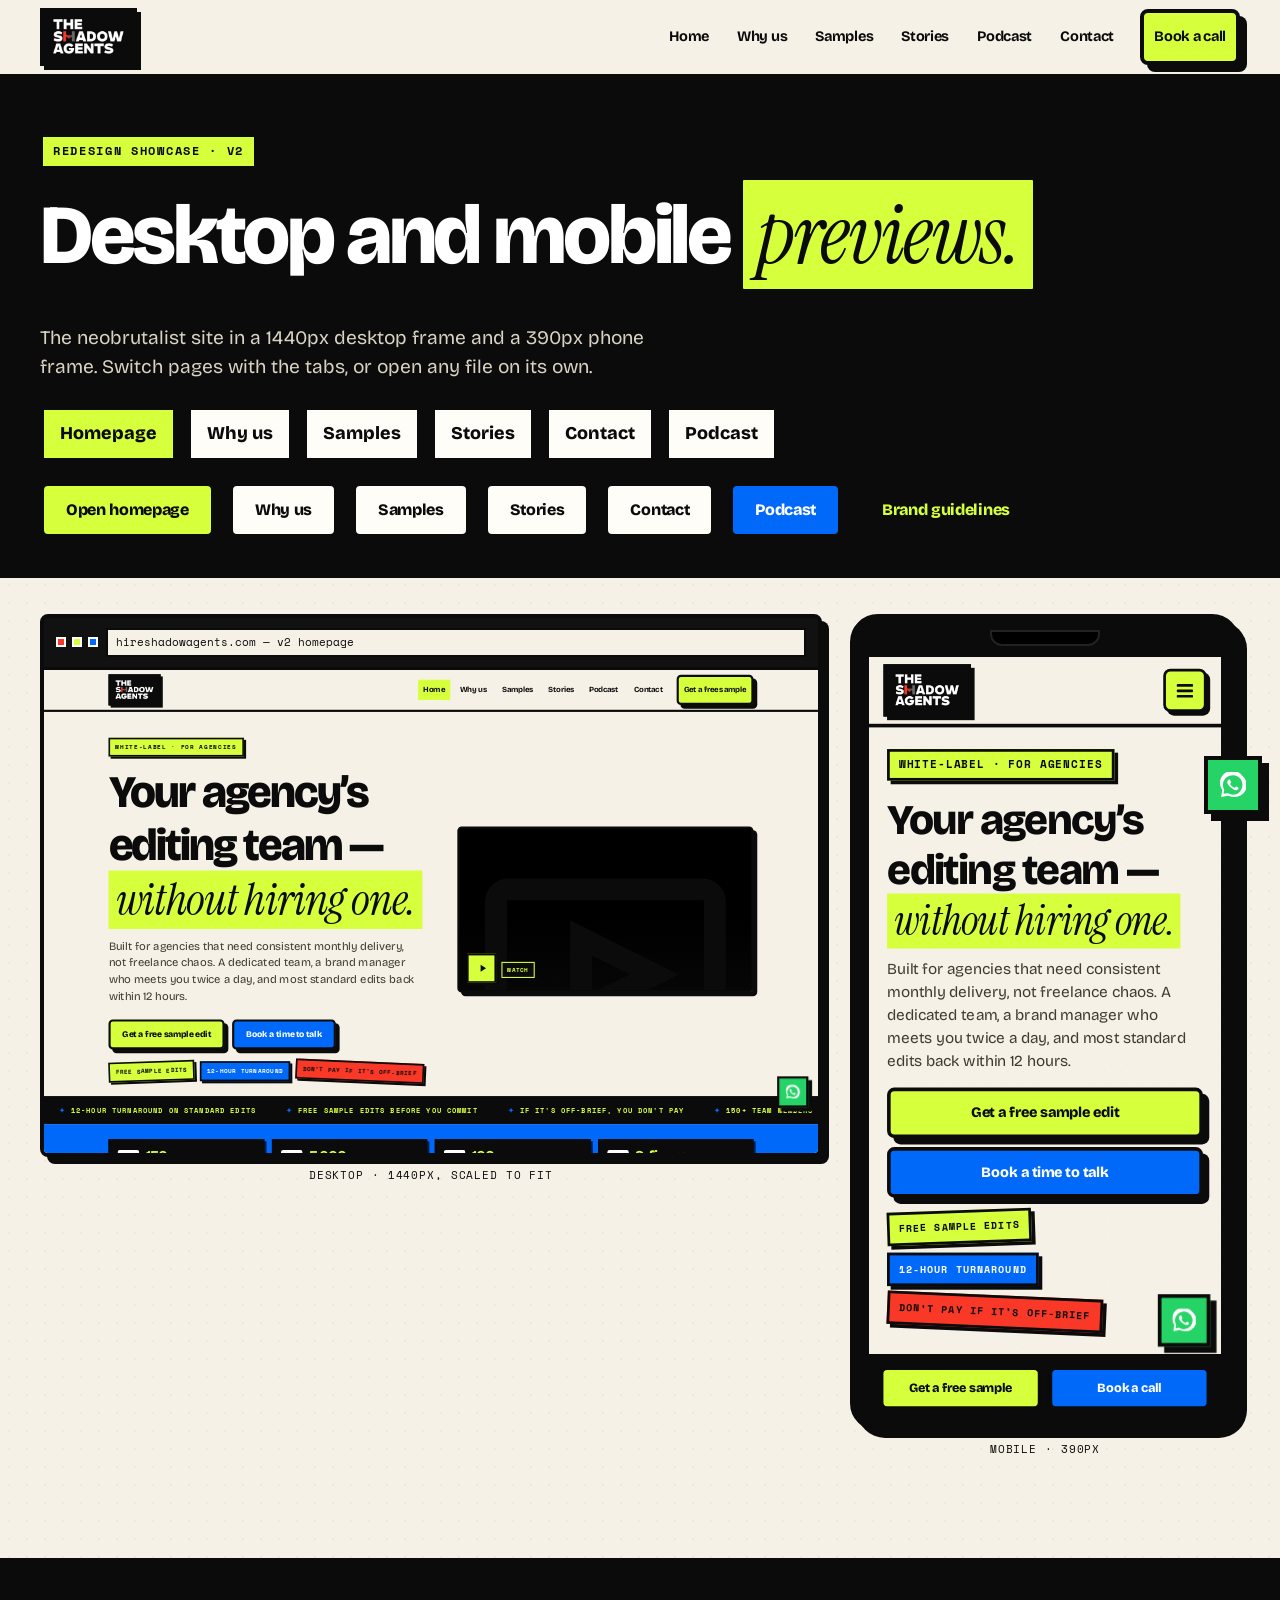
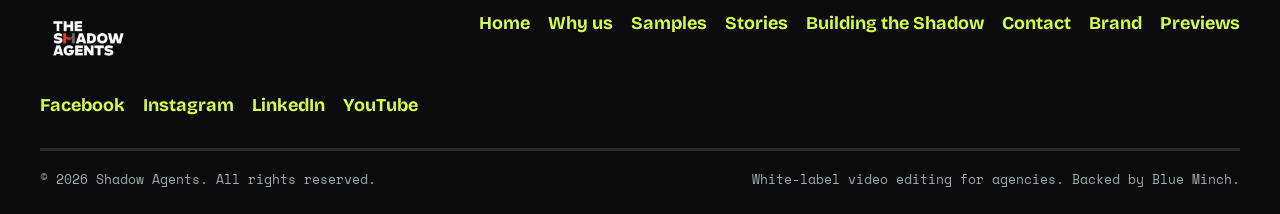
<file: previews.html>
<!DOCTYPE html>
<html lang="en">
<head>
<meta charset="UTF-8">
<meta name="viewport" content="width=device-width, initial-scale=1">
<title>Shadow Agents v2 — Desktop and mobile previews</title>
<meta name="description" content="Neobrutalist redesign previews of the Shadow Agents homepage and Building the Shadow podcast page.">
<link rel="preconnect" href="https://fonts.googleapis.com">
<link rel="preconnect" href="https://fonts.gstatic.com" crossorigin>
<link href="https://fonts.googleapis.com/css2?family=Bricolage+Grotesque:opsz,wght@12..96,400;12..96,500;12..96,600;12..96,700;12..96,800&family=Instrument+Serif:ital@0;1&family=Space+Mono:ital,wght@0,400;0,700;1,400&display=swap" rel="stylesheet">
<style>
/* Shadow Agents v2 — neobrutalist system */
/* Shadow Agents v2 — neobrutalist system */
:root{
  --ink:#0B0B0B;
  --cream:#F6F1E7;
  --paper:#FFFDF8;
  --blue:#0069FA;
  --blue-deep:#003FA0;
  --red:#F93827;
  --lime:#D6FF3C;
  --muted:#3F3A32;
  --line:4px solid var(--ink);
  --line-sm:3px solid var(--ink);
  --shadow:7px 7px 0 var(--ink);
  --shadow-sm:4px 4px 0 var(--ink);
  --radius:8px;
  --font-display:"Bricolage Grotesque",sans-serif;
  --font-serif:"Instrument Serif",serif;
  --font-mono:"Space Mono",ui-monospace,monospace;
  --container:1200px;
  --nav-h:78px;
  --cta-h:64px;
  --ease:cubic-bezier(.2,.8,.2,1);
}
*,*::before,*::after{box-sizing:border-box}
html{scroll-behavior:smooth;scroll-padding-top:calc(var(--nav-h) + 16px)}
section[id],.section[id],#contact,#sample,#enquire-form,#edits,#compare,#system,#process,#who,#portfolio,#stories,#problem,#faq,#podcast-teaser{scroll-margin-top:calc(var(--nav-h) + 16px)}
html,body{margin:0;padding:0;overflow-x:clip;max-width:100%}
body{
  font-family:var(--font-display);
  font-size:18px;
  line-height:1.55;
  color:var(--ink);
  background:var(--cream);
  background-image:
    radial-gradient(rgba(11,11,11,.04) 1px, transparent 1px),
    linear-gradient(var(--cream),var(--cream));
  background-size:18px 18px, auto;
  -webkit-font-smoothing:antialiased;
  text-rendering:optimizeLegibility;
}
img,svg,video{max-width:100%;display:block;height:auto}
iframe{max-width:100%;display:block;border:0}
button,input,textarea,select{font:inherit;color:inherit}
a{color:var(--blue-deep)}
a:hover{color:var(--blue)}
:focus-visible{outline:3px solid var(--blue);outline-offset:3px}
.skip{
  position:absolute;left:12px;top:0;z-index:10000;
  width:1px;height:1px;padding:0;margin:-1px;
  overflow:hidden;clip:rect(0,0,0,0);clip-path:inset(50%);
  white-space:nowrap;border:0;background:transparent;color:var(--ink);
}
.skip:focus,.skip:focus-visible{
  width:auto;height:auto;margin:0;padding:8px 12px;
  clip:auto;clip-path:none;overflow:visible;
  border:var(--line-sm);background:var(--lime);color:var(--ink);
  font-weight:800;top:12px;
}

.wrap{width:min(var(--container),calc(100% - 40px));margin-inline:auto}
.section{padding:88px 0;position:relative}
.kicker{
  display:inline-flex;align-items:center;gap:8px;
  font-family:var(--font-mono);font-size:12px;font-weight:700;
  letter-spacing:.14em;text-transform:uppercase;
  background:var(--lime);color:var(--ink);
  border:var(--line-sm);padding:5px 10px;
  box-shadow:var(--shadow-sm);margin:0 0 16px;
}
.kicker.lime{background:var(--lime);color:var(--ink)}
.kicker.blue{background:var(--blue);color:#fff}
.kicker.red{background:var(--red);color:var(--ink)}
.kicker.ink{background:var(--ink);color:var(--lime)}
/* Keep kicker typography/color when nested in large quote type or colored bands */
.quote-blow p.kicker,
.band-ink .kicker.lime,
.band-blue .kicker.lime,
.band-red .kicker.lime,
.page-hero .kicker.lime,
.photo-band .kicker.lime,
.cta-band .kicker.lime{
  font-family:var(--font-mono);font-size:12px;font-weight:700;font-style:normal;
  letter-spacing:.14em;line-height:1.2;text-transform:uppercase;
  background:var(--lime);color:var(--ink);
}
.quote-blow p.kicker.ink,
.band-lime .kicker.ink,
.cta-band .kicker.ink{
  background:var(--ink);color:var(--lime);
}
.quote-blow p.kicker.blue{background:var(--blue);color:#fff}
.quote-blow p.kicker.red{background:var(--red);color:var(--ink)}
h1,h2,h3,h4{font-family:var(--font-display);font-weight:800;letter-spacing:-.04em;line-height:1.2;margin:0 0 .45em;color:var(--ink);position:relative;z-index:0}
h1{font-size:clamp(42px,7.2vw,84px);line-height:1.2}
h2{font-size:clamp(32px,4.6vw,58px);line-height:1.22}
h3{font-size:clamp(20px,2vw,26px);letter-spacing:-.03em;line-height:1.25}
.lede{font-size:clamp(17px,1.5vw,21px);line-height:1.5;color:var(--muted);max-width:40rem;margin:0}
.accent{font-family:var(--font-serif);font-style:italic;font-weight:400;letter-spacing:-.02em}
.mark,
.quote-blow .mark,
.quote-blow p .mark,
.accent.mark{
  background:var(--lime);
  color:var(--ink);
  padding:0 .16em;
  margin:0;
  border-radius:1px;
  -webkit-box-decoration-break:clone;
  box-decoration-break:clone;
}
.mark-blue{background:var(--blue);color:#fff}
.mark-red{background:var(--red);color:var(--ink)}
.center{text-align:center}
.center .lede,.center .kicker{margin-inline:auto}
.section-head{max-width:760px;margin-bottom:40px}

/* Buttons */
.btn{
  display:inline-flex;align-items:center;justify-content:center;gap:10px;
  min-height:56px;padding:0 22px;
  border:var(--line);border-radius:8px;
  font-weight:800;font-size:16px;letter-spacing:-.02em;line-height:1;
  text-decoration:none !important;cursor:pointer;
  box-shadow:var(--shadow);
  transition:transform .12s var(--ease), box-shadow .12s var(--ease), background .12s;
  white-space:nowrap;
}
.btn:hover{transform:translate(3px,3px);box-shadow:4px 4px 0 var(--ink)}
.btn:active{transform:translate(7px,7px);box-shadow:0 0 0 var(--ink)}
.btn-primary{background:var(--blue);color:#fff !important}
.btn-lime{background:var(--lime);color:var(--ink) !important}
.btn-ink{background:var(--ink);color:var(--lime) !important}
.btn-paper{background:var(--paper);color:var(--ink) !important}
.btn-red{background:var(--red);color:var(--ink) !important}
.btn-row{display:flex;flex-wrap:wrap;gap:14px}

/* Cards / frames */
.card{
  background:var(--paper);
  border:var(--line);
  border-radius:var(--radius);
  box-shadow:var(--shadow);
}
.frame{
  border:var(--line);
  border-radius:var(--radius);
  box-shadow:var(--shadow);
  overflow:hidden;
  background:#000;
  box-sizing:border-box;
  min-width:0;
  max-width:100%;
}
.frame > img{
  display:block;
  max-width:100%;
}

/* Nav */
.site-header{
  position:sticky;top:0;z-index:1000;
  height:var(--nav-h);
  display:flex;align-items:center;
  background:var(--cream);
  border-bottom:var(--line);
}
.site-header .wrap{display:flex;align-items:center;justify-content:space-between;gap:20px;width:min(var(--container),calc(100% - 32px))}
.logo{display:flex;align-items:center;text-decoration:none}

/* white logo needs a dark chip on cream */
.logo-chip{background:var(--ink);padding:6px 10px;border:var(--line-sm);box-shadow:var(--shadow-sm);display:flex;align-items:center;min-height:52px}
.logo-chip img{height:40px;width:auto;max-width:150px}
.wordmark{
  font-family:var(--font-display);
  font-weight:800;
  letter-spacing:-.04em;
  line-height:1.05;
  color:#fff;
  font-size:13px;
  text-transform:uppercase;
  text-decoration:none;
  display:block;
}
.logo-chip .wordmark{font-size:12px;letter-spacing:-.03em;line-height:1.05}
.wordmark .wm-h{color:var(--red)}
.wordmark-lg{font-size:clamp(28px,4vw,46px);line-height:1;text-align:center}
.logo-box.lime .wordmark:not(.logo-chip .wordmark){color:var(--ink)}
.logo-box.lime .logo-chip .wordmark{color:#fff}
.nav{display:flex;align-items:center;gap:8px}
.nav a{
  color:var(--ink);text-decoration:none;font-weight:700;font-size:14.5px;
  padding:8px 10px;letter-spacing:-.02em;
}
.nav a:hover,.nav a[aria-current="page"]{background:var(--lime)}
.nav-cta{margin-left:8px}
.menu-toggle{
  display:none;width:48px;height:48px;border:var(--line-sm);border-radius:8px;
  background:var(--lime);box-shadow:var(--shadow-sm);cursor:pointer;padding:0;
  align-items:center;justify-content:center;
}
.menu-toggle span,.menu-toggle span::before,.menu-toggle span::after{
  display:block;width:18px;height:3px;background:var(--ink);position:relative;border-radius:1px;
}
.menu-toggle span::before,.menu-toggle span::after{content:"";position:absolute;left:0}
.menu-toggle span::before{top:-6px}
.menu-toggle span::after{top:6px}
body.nav-open .menu-toggle span{background:transparent}
body.nav-open .menu-toggle span::before{top:0;transform:rotate(45deg)}
body.nav-open .menu-toggle span::after{top:0;transform:rotate(-45deg)}

/* Hero */
.hero{padding:48px 0 28px}
.hero-grid{display:grid;grid-template-columns:1.05fr .95fr;gap:40px;align-items:center}
.hero h1{margin-bottom:18px}
.hero .lede{margin-bottom:26px;max-width:36rem}
.badge-row{display:flex;flex-wrap:wrap;gap:10px;margin-top:22px}
.sticker{
  font-family:var(--font-mono);font-size:11px;font-weight:700;letter-spacing:.08em;text-transform:uppercase;
  border:var(--line-sm);padding:7px 10px;background:var(--paper);
  box-shadow:var(--shadow-sm);
}
.sticker.lime{background:var(--lime)}
.sticker.blue{background:var(--blue);color:#fff}
.sticker.red{background:var(--red);color:var(--ink)}
.sticker.rot{transform:rotate(-2deg)}
.sticker.rot2{transform:rotate(2.5deg)}
.video-frame{position:relative;aspect-ratio:16/9;background:#000}
.video-frame img,.video-frame iframe{width:100%;height:100%;object-fit:cover;position:absolute;inset:0}
.play-btn{
  position:absolute;inset:0;display:flex;align-items:center;justify-content:center;
  background:transparent;border:0;cursor:pointer;width:100%;color:var(--ink);
}
.play-btn i{
  width:84px;height:84px;border:var(--line);background:var(--lime);
  display:grid;place-items:center;box-shadow:var(--shadow);
  transition:transform .12s var(--ease);
}
.play-btn:hover i{transform:translate(3px,3px);box-shadow:4px 4px 0 var(--ink)}
.play-btn svg{width:30px;height:30px;margin-left:4px}

/* Marquee */
.marquee{
  overflow:hidden;border-top:var(--line);border-bottom:var(--line);
  background:var(--ink);color:var(--lime);
  padding:12px 0;
}
.marquee-track{
  display:flex;gap:0;width:max-content;
  animation:tick 32s linear infinite;
  font-family:var(--font-mono);font-weight:700;font-size:13px;letter-spacing:.12em;text-transform:uppercase;
}
.marquee-track span{padding:0 28px;white-space:nowrap}
.marquee-track span::before{content:"✦  ";color:var(--blue)}
@keyframes tick{to{transform:translateX(-50%)}}

/* Trust */
.trust{padding:28px 0;background:var(--blue);border-bottom:var(--line);color:#fff}
.trust-grid{display:grid;grid-template-columns:repeat(4,1fr);gap:14px}
.trust-item{display:flex;align-items:center;gap:12px;background:var(--ink);border:var(--line-sm);padding:14px;box-shadow:4px 4px 0 #001e4d}
.trust-item img{width:40px;height:40px;object-fit:contain;border-radius:4px;background:#fff;flex-shrink:0}
.trust-item strong{display:block;font-size:28px;letter-spacing:-.04em;line-height:1;color:var(--lime)}
.trust-item span{display:block;font-size:12px;line-height:1.3;margin-top:3px;color:#fff}

/* Grids */
.pain-grid{display:grid;grid-template-columns:repeat(3,1fr);gap:14px}
.pain-card{padding:22px 20px;background:var(--paper)}
.pain-card .num{font-family:var(--font-mono);font-weight:700;font-size:12px;color:var(--red);letter-spacing:.1em;margin-bottom:8px}
.bento{display:grid;grid-template-columns:repeat(2,minmax(0,1fr));gap:14px;align-items:stretch}
.system-card{padding:22px 20px;display:grid;grid-template-columns:auto minmax(0,1fr);gap:14px;align-items:start;background:var(--paper);height:100%;min-width:0}
.system-card img{width:58px;height:50px;object-fit:contain;flex-shrink:0}
.system-card p{margin:8px 0 0;color:var(--muted);font-size:15.5px}
.compare{width:100%;border-collapse:separate;border-spacing:0;background:var(--paper);border:var(--line);box-shadow:var(--shadow);overflow:hidden}
.compare th,.compare td{padding:14px 16px;text-align:left;border-bottom:3px solid var(--ink);border-right:3px solid var(--ink);font-size:15px;vertical-align:top}
.compare th{font-family:var(--font-mono);font-size:12px;letter-spacing:.08em;text-transform:uppercase}
.compare th:last-child,.compare td:last-child{border-right:0;background:#edf5ff}
.compare thead th:last-child{background:var(--blue);color:#fff}
.compare tr:last-child td{border-bottom:0}
.compare .yes{font-weight:800}
.compare .no{color:var(--ink)}

.steps{display:grid;grid-template-columns:repeat(4,1fr);gap:14px}
.step{padding:22px 18px;background:var(--paper);position:relative}
.step .n{font-family:var(--font-mono);font-weight:700;font-size:12px;letter-spacing:.12em;background:var(--ink);color:var(--lime);display:inline-block;padding:3px 8px;margin-bottom:12px}
.step p{margin:8px 0 0;color:var(--muted);font-size:15px}

.portfolio-grid{display:grid;grid-template-columns:repeat(4,1fr);gap:14px}
.short-card{position:relative;aspect-ratio:9/16;background:#111}
.short-card img,.short-card iframe{width:100%;height:100%;object-fit:cover;position:absolute;inset:0}
.short-card .play-btn i{width:64px;height:64px}
.play-btn{align-items:flex-end;justify-content:flex-start;padding:14px;gap:10px;background:linear-gradient(0deg,rgba(11,11,11,.55),transparent 45%)}
.play-btn i{width:54px;height:54px;border-width:3px;box-shadow:4px 4px 0 var(--ink)}
.play-btn svg{width:22px;height:22px;margin-left:3px}
.play-btn::after{content:"Watch";font:700 12px/1 "Space Mono",monospace;letter-spacing:.08em;text-transform:uppercase;background:var(--ink);color:var(--lime);border:2px solid var(--lime);padding:7px 9px;margin-bottom:9px}
.short-card .play-btn i{width:46px;height:46px}
.short-card .play-btn::after{content:none}
@media (max-width:600px){.play-btn{padding:10px}.play-btn i{width:46px;height:46px}.play-btn::after{font-size:11px;padding:6px 8px;margin-bottom:6px}}


.quote-grid{display:grid;grid-template-columns:1fr 1fr;gap:14px}
blockquote.quote{margin:0;padding:28px 24px;background:var(--paper)}
blockquote.quote p{margin:0;font-size:22px;line-height:1.25;letter-spacing:-.03em;font-weight:700}
blockquote.quote footer{margin-top:16px;font-family:var(--font-mono);font-size:12px;letter-spacing:.06em;text-transform:uppercase}
.qmark{font-family:var(--font-serif);font-style:italic;font-size:56px;line-height:.7;color:var(--blue);margin-bottom:8px}
.portfolio-quotes{margin-top:36px}
.portfolio-quotes .sticker{display:inline-block;margin-bottom:16px}
.portfolio-quotes blockquote.quote p{
  font-family:var(--font-serif);font-style:italic;font-weight:400;letter-spacing:-.02em;
  font-size:clamp(20px,2vw,24px);line-height:1.3;color:var(--ink);
}

.faq-list{display:flex;flex-direction:column;gap:10px;max-width:900px}
.faq-list details{background:var(--paper);border:var(--line);box-shadow:var(--shadow-sm);padding:0 20px}
.faq-list summary{
  cursor:pointer;list-style:none;font-weight:800;font-size:20px;letter-spacing:-.03em;
  padding:18px 0;display:flex;justify-content:space-between;gap:16px;align-items:center;
}
.faq-list summary::-webkit-details-marker{display:none}
.faq-list summary::after{content:"+";font-family:var(--font-mono);font-size:24px}
.faq-list details[open] summary::after{content:"–"}
.faq-list details p{margin:0 0 18px;color:var(--muted)}

.split{display:grid;grid-template-columns:1fr 1fr;gap:32px;align-items:center}
.contact-grid{display:grid;grid-template-columns:1fr 1fr;gap:18px;align-items:start}
.panel{padding:26px;background:var(--paper);color:var(--ink)}
.panel h3{margin-bottom:6px}
.panel .hint{color:var(--muted);font-size:15px;margin:0 0 18px}
.form-grid{display:grid;gap:12px}
.form-grid label{display:grid;gap:6px;font-family:var(--font-mono);font-size:11px;font-weight:700;letter-spacing:.1em;text-transform:uppercase}
.form-grid input{
  height:52px;border:var(--line-sm);border-radius:6px;padding:0 12px;background:#fff;
}
.form-status{font-size:14px;margin:8px 0 0;display:none;font-weight:700}
.calendly-embed{min-height:620px;width:100%;background:#fff;border:var(--line-sm)}
.alt-contact{display:flex;flex-wrap:wrap;gap:10px;margin-top:14px}

.site-footer{background:var(--ink);color:#fff;padding:48px 0 24px;border-top:var(--line)}
.foot-grid{display:flex;justify-content:space-between;gap:24px;flex-wrap:wrap;padding-bottom:28px;border-bottom:3px solid #2a2a2a}
.foot-links,.socials{display:flex;flex-wrap:wrap;gap:12px 18px}
.foot-links a,.socials a{color:var(--lime);text-decoration:none;font-weight:700}
.foot-links a:hover,.socials a:hover{color:#fff}
.legal{display:flex;justify-content:space-between;gap:12px;flex-wrap:wrap;padding-top:18px;color:#9aa;font-size:13px;font-family:var(--font-mono)}

.wa-fab{
  position:fixed;right:18px;bottom:86px;z-index:900;
  width:58px;height:58px;border:var(--line);background:#25D366;color:#fff;
  display:grid;place-items:center;box-shadow:var(--shadow);
}
.wa-fab:hover{transform:translate(3px,3px);box-shadow:4px 4px 0 var(--ink);color:#fff}
.wa-fab svg{width:26px;height:26px}

.mobile-cta{
  display:none;position:fixed;left:0;right:0;bottom:0;z-index:950;
  background:var(--ink);border-top:var(--line);padding:10px 12px;gap:8px;
}
.mobile-cta .btn{flex:1;min-height:48px;font-size:14px}

/* Podcast */
.hero-pod{position:relative;padding:0;min-height:82vh;display:flex;align-items:flex-end;border-bottom:var(--line);background:#0b0b0b;overflow:hidden;box-shadow:inset 0 0 0 4px var(--ink)}
.hero-pod .hero-bg{position:absolute;inset:0}
.hero-pod .hero-bg img,.hero-pod .hero-bg .ph{
  position:absolute;inset:0;width:100%;height:100%;object-fit:cover;object-position:78% 50%;border:0;
}
.hero-pod .hero-bg-video{
  position:absolute;inset:0;overflow:hidden;pointer-events:none;z-index:0;
}
.hero-pod .hero-bg-video iframe{
  position:absolute;top:50%;left:50%;
  width:177.78vh;height:100vh;min-width:100%;min-height:56.25vw;
  transform:translate(-50%,-50%) scale(1.12);
  border:0;pointer-events:none;max-width:none;
}
.hero-pod .hero-bg-fx{
  position:absolute;inset:0;pointer-events:none;z-index:1;
  background:
    linear-gradient(180deg,rgba(11,11,11,.55) 0%,rgba(11,11,11,.70) 52%,rgba(11,11,11,.85) 100%),
    linear-gradient(90deg,rgba(11,11,11,.62) 0%,rgba(11,11,11,.28) 42%,rgba(11,11,11,.12) 100%);
}
.hero-pod .hero-bg-fx::after{
  content:"";position:absolute;inset:0;pointer-events:none;opacity:.09;mix-blend-mode:overlay;
  background-image:url("data:image/svg+xml;utf8,<svg xmlns='http://www.w3.org/2000/svg' width='180' height='180'><filter id='n'><feTurbulence type='fractalNoise' baseFrequency='0.8' numOctaves='4' stitchTiles='stitch'/></filter><rect width='100%' height='100%' filter='url(%23n)'/></svg>");background-size:180px 180px;
}
.hero-pod .wrap{position:relative;z-index:2;padding:130px 0 64px;max-width:900px}
.hero-pod .wrap::before{
  content:"";position:absolute;left:-8%;bottom:-6%;width:min(740px,95%);height:min(560px,85%);
  background:radial-gradient(ellipse at 28% 55%,rgba(214,255,60,.22) 0%,rgba(214,255,60,.08) 42%,transparent 70%);
  pointer-events:none;z-index:0;filter:blur(2px);
}
.hero-pod .wrap > *{position:relative;z-index:1}
.hero-pod h1,.hero-pod .lede{color:#fff}
.hero-pod .lede{color:#efe9d8}
.hero-pod h1{line-height:1.18}
.hero-pod h1 .mark{color:var(--ink)}
.episode-grid{display:grid;grid-template-columns:repeat(3,1fr);gap:16px}
.episode-card{background:var(--paper);overflow:hidden}
.episode-card .embed{position:relative;aspect-ratio:16/9;background:#111;border-bottom:var(--line-sm);overflow:hidden}
.episode-card .embed img,.episode-card .embed iframe,.episode-card .embed .ph{width:100%;height:100%;object-fit:cover;position:absolute;inset:0;border:0}
.episode-card h3{padding:16px;font-size:18px;margin:0}
.benefit-grid,.topic-grid{display:grid;grid-template-columns:repeat(3,1fr);gap:14px}
.benefit-card,.topic-card{padding:22px 18px;background:var(--paper)}
.benefit-card img,.topic-card img{width:56px;height:56px;object-fit:contain;margin-bottom:12px}
.benefit-card p{margin:8px 0 0;color:var(--muted);font-size:15.5px}

/* Brand guidelines */
.swatch-grid{display:grid;grid-template-columns:repeat(4,1fr);gap:12px}
.swatch{overflow:hidden;background:var(--paper)}
.swatch .chip{height:100px;border-bottom:var(--line-sm)}
.swatch figcaption{padding:12px 14px;font-size:14px}
.swatch code{display:block;font-family:var(--font-mono);font-size:12px;margin-top:4px}
.type-specimen{padding:24px;background:var(--paper);margin-bottom:12px}
.do-dont{display:grid;grid-template-columns:1fr 1fr;gap:14px}
.do,.dont{padding:22px;background:var(--paper)}
.do h3{color:#0a7a2f}.dont h3{color:var(--red)}
.logo-row{display:grid;grid-template-columns:1fr 1fr;gap:14px}
.logo-box{padding:36px;display:grid;place-items:center;min-height:200px}
.logo-box.dark{background:var(--ink)}
.logo-box.blue{background:var(--blue)}
.logo-box.lime{background:var(--lime)}
.logo-box img{max-height:110px;width:auto}
.comp-row{display:flex;flex-wrap:wrap;gap:12px;align-items:center;margin:12px 0 24px}

/* Previews */
.preview-hero{padding:56px 0 36px;background:var(--ink);color:#fff;border-bottom:var(--line)}
.preview-hero h1,.preview-hero .lede{color:#fff}
.preview-hero .lede{color:#d9d3c4}
.tabs{display:flex;gap:10px;flex-wrap:wrap;margin:24px 0 0}
.tab-btn{background:var(--paper);border:var(--line);box-shadow:var(--shadow-sm);padding:10px 16px;cursor:pointer;font-weight:800;color:var(--ink)}
.tab-btn[aria-selected="true"]{background:var(--lime);color:var(--ink)}
.frames{display:grid;grid-template-columns:minmax(0,1fr) 390px;gap:28px;align-items:start;padding:36px 0 72px;width:100%}
.frames > .device:first-child,.browser,.browser-screen{width:100%;min-width:0}
.device{margin:0}
.device figcaption{text-align:center;margin-top:10px;font-family:var(--font-mono);font-size:11px;letter-spacing:.08em;text-transform:uppercase}
.browser{background:var(--ink);border:var(--line);box-shadow:var(--shadow);overflow:hidden;border-radius:8px}
.browser-bar{display:flex;align-items:center;gap:8px;padding:10px 12px;background:#111;border-bottom:3px solid var(--ink)}
.browser-bar .dots{display:flex;gap:6px}
.browser-bar .dots i{width:10px;height:10px;border:2px solid #fff;background:var(--red);display:block}
.browser-bar .dots i:nth-child(2){background:var(--lime)}
.browser-bar .dots i:nth-child(3){background:var(--blue)}
.browser-bar .url{flex:1;background:var(--cream);color:var(--ink);font-family:var(--font-mono);font-size:11px;padding:4px 8px;overflow:hidden;white-space:nowrap;text-overflow:ellipsis;border:2px solid var(--ink)}
.browser-screen{overflow:hidden;background:#fff;position:relative;aspect-ratio:1440/900}
.browser-screen iframe,.phone-screen iframe{max-width:none !important;position:absolute;top:0;left:0;border:0;transform-origin:top left}
.browser-screen iframe{width:1440px;height:900px}
.phone{width:390px;max-width:100%;background:var(--ink);border:var(--line);box-shadow:var(--shadow);border-radius:28px;padding:12px}
.phone-notch{width:110px;height:16px;background:#000;border:2px solid #222;border-radius:0 0 12px 12px;margin:0 auto 8px}
.phone-screen{width:100%;height:680px;overflow:hidden;background:#fff;position:relative;border:3px solid var(--ink)}
.phone-screen iframe{width:390px;height:844px}
[hidden]{display:none !important}

.band-ink{background:var(--ink);color:#fff;border-top:var(--line);border-bottom:var(--line)}
.band-ink h2,.band-ink h3{color:#fff}
.band-ink .lede{color:#d9d3c4}
.sticker.lime,.band-ink .sticker.lime{color:var(--ink)}
blockquote.quote,.band-ink blockquote.quote{color:var(--ink)}
blockquote.quote footer,.band-ink blockquote.quote footer{color:var(--ink);opacity:.8}

.band-blue{background:var(--blue);color:#fff;border-top:var(--line);border-bottom:var(--line)}
.band-blue h2{color:#fff}
.band-blue .lede,.band-blue .quote-blow footer,blockquote.quote-blow[style*='#fff'] footer{color:#fff}
.band-lime{background:var(--lime);border-top:var(--line);border-bottom:var(--line)}
.band-paper{background:var(--paper);border-top:var(--line);border-bottom:var(--line)}

.hero .reveal,.hero-pod .reveal,.preview-hero .reveal{opacity:1;transform:none}
.reveal{opacity:0;transform:translateY(16px)}
.reveal.in{opacity:1;transform:none;transition:opacity .5s var(--ease),transform .5s var(--ease)}

.workflow-panel{padding:16px;background:var(--paper);overflow:auto}
.workflow-panel img{width:100%;height:auto}
.workflow-alt{margin-top:14px}
.workflow-alt summary{cursor:pointer;font-weight:800}
.workflow-tall{max-height:560px;overflow:auto;margin-top:12px;border:var(--line);background:#fff}
.workflow-tall img{width:min(480px,100%);margin-inline:auto}

@media (prefers-reduced-motion:reduce){
  html{scroll-behavior:auto}
  .marquee-track{animation:none}
  .reveal{opacity:1;transform:none}
  .btn,.play-btn i{transition:none}
  .hero-bg-video{display:none !important}
}
@media (max-width:1100px){
  .hero-grid,.split,.contact-grid,.trust-grid,.frames{grid-template-columns:1fr}
  .bento{grid-template-columns:repeat(2,minmax(0,1fr))}
  .steps,.pain-grid,.swatch-grid,.portfolio-grid{grid-template-columns:1fr 1fr}
  .episode-grid,.benefit-grid,.topic-grid,.vs-grid,.contact-tiles{grid-template-columns:minmax(0,1fr)}
  .frames{justify-items:center}
  .mosaic{grid-template-columns:repeat(2,minmax(0,1fr));grid-auto-rows:auto;align-items:start}
  .mosaic .w2,.mosaic .w3,.mosaic .h2{grid-column:auto;grid-row:auto}
  .mosaic .frame{width:100%;height:auto;aspect-ratio:auto;overflow:hidden}
  .mosaic .frame img{width:100%;height:auto;max-width:100%;object-fit:contain;object-position:center;display:block;position:static;background:#111}
  .mosaic .frame:last-child:nth-child(odd){grid-column:1 / -1}
}
@media (max-width:820px){
  .menu-toggle{display:flex}
  .nav{
    display:none;position:absolute;top:var(--nav-h);left:0;right:0;
    background:var(--cream);flex-direction:column;align-items:stretch;
    padding:12px 16px 20px;border-bottom:var(--line);gap:4px;
  }
  body.nav-open .nav{display:flex}
  .nav a{padding:12px 8px}
  .nav-cta{margin:10px 0 0}
  .quote-grid,.do-dont,.logo-row,.compare{display:block}
  .compare thead{display:none}
  .compare tr{display:block;border-bottom:var(--line-sm);padding:8px 0}
  .compare td,.compare th{display:block;border:0;padding:6px 14px}
  .compare td:last-child{background:#edf5ff;margin:6px 10px 10px;border:var(--line-sm)}
  .compare td::before{content:attr(data-label) " · ";font-family:var(--font-mono);font-size:10px;letter-spacing:.08em;text-transform:uppercase}
  .section{padding:64px 0}
  .badge-row{padding-right:72px}
  .mobile-cta{display:flex}
  body{padding-bottom:var(--cta-h)}
  .wa-fab{bottom:80px;right:12px}
  .hero{padding:24px 0 calc(20px + var(--cta-h))}
  .hero h1{margin-bottom:12px}
  .hero .lede{margin-bottom:16px}
  .hero .btn-row{gap:10px}
  .badge-row{margin-top:14px}
  .hero-pod{min-height:0}
  .hero-pod .wrap{padding:32px 0 calc(24px + var(--cta-h))}
  .hero-pod .hero-bg-fx{
    background:
      linear-gradient(180deg,rgba(11,11,11,.58) 0%,rgba(11,11,11,.72) 48%,rgba(11,11,11,.88) 100%),
      linear-gradient(90deg,rgba(11,11,11,.70) 0%,rgba(11,11,11,.32) 55%,rgba(11,11,11,.16) 100%);
  }
}
@media (max-width:640px){
  .pain-grid,.portfolio-grid,.steps,.episode-grid,.benefit-grid,.topic-grid,.swatch-grid,.bento{grid-template-columns:minmax(0,1fr)}
  .btn-row{flex-direction:column}
  .hero .btn-row .btn,.hero-pod .btn-row .btn,#final-cta .btn{width:100%}
  .trust-grid{grid-template-columns:1fr 1fr}
  h1{font-size:clamp(36px,12vw,52px)}
}

/* ========== Inner pages — photo-heavy layouts ========== */
.page-hero{
  position:relative;min-height:78vh;display:flex;align-items:flex-end;
  border-bottom:var(--line);overflow:hidden;background:#0b0b0b;
}
.page-hero .hero-bg{position:absolute;inset:0}
.page-hero .hero-bg img,.page-hero .hero-bg .ph{
  width:100%;height:100%;object-fit:cover;position:absolute;inset:0;border:0;
}
.page-hero .hero-bg-fx{
  position:absolute;inset:0;pointer-events:none;
  background:
    linear-gradient(180deg,rgba(11,11,11,.2) 0%,rgba(11,11,11,.68) 52%,rgba(11,11,11,.92) 100%),
    linear-gradient(90deg,rgba(11,11,11,.7) 0%,rgba(11,11,11,.25) 48%,transparent 100%);
}
.page-hero .wrap{position:relative;z-index:2;padding:130px 0 64px}
.page-hero h1,.page-hero .lede{color:#fff}
.page-hero .lede{color:#efe9d8;max-width:42rem}
.page-hero h1{font-size:clamp(40px,8vw,92px);line-height:1.18;margin-bottom:18px}
.page-hero .btn-row{margin-top:26px}
.page-hero.hero-cream{background:var(--cream);min-height:auto;align-items:center}
.page-hero.hero-cream .hero-bg-fx{display:none}
.page-hero.hero-cream h1,.page-hero.hero-cream .lede{color:var(--ink)}
.page-hero.hero-cream .lede{color:var(--muted)}
.page-hero.hero-cream .wrap{padding:56px 0 36px}
.page-hero.hero-lime{background:var(--lime)}
.page-hero.hero-lime .hero-bg-fx{
  background:linear-gradient(180deg,rgba(11,11,11,.05),rgba(11,11,11,.55) 80%);
}
.page-hero .hero-bg-fx.soft{
  background:
    linear-gradient(180deg,rgba(11,11,11,.1) 0%,rgba(11,11,11,.55) 60%,rgba(11,11,11,.88) 100%),
    linear-gradient(90deg,rgba(11,11,11,.55) 0%,rgba(11,11,11,.15) 55%,transparent 100%);
}
.page-hero .reveal, .page-hero.hero-cream .reveal{opacity:1;transform:none}

.shadow-lg{box-shadow:10px 10px 0 var(--ink)}
.lift{transition:transform .16s var(--ease), box-shadow .16s var(--ease)}
.lift:hover{transform:translate(-3px,-3px);box-shadow:10px 10px 0 var(--ink)}

.logo-rail{
  overflow:hidden;border-top:var(--line);border-bottom:var(--line);
  background:var(--paper);padding:14px 0;
}
.logo-rail.ink{background:var(--ink)}
.logo-rail.blue{background:var(--blue)}
.logo-rail.lime{background:var(--lime)}
.logo-rail-track{display:flex;gap:10px;width:max-content;animation:tick 48s linear infinite;align-items:center;padding-inline:10px}
.logo-pill{
  height:92px;min-width:0;width:auto;padding:8px 14px;
  background:#fff;border:3px solid var(--ink);box-shadow:4px 4px 0 var(--ink);
  display:grid;place-items:center;border-radius:6px;box-sizing:border-box;
}
.logo-pill img{
  max-height:72px;max-width:180px;width:auto;height:auto;
  object-fit:contain;display:block;
}
.logo-rail.ink .logo-pill{background:var(--cream)}

.logo-wall, .logo-grid{
  display:grid;grid-template-columns:repeat(auto-fit,minmax(140px,1fr));gap:10px;
}
.logo-tile{
  background:#fff;border:var(--line-sm);box-shadow:var(--shadow-sm);
  padding:8px;height:100px;min-height:0;display:grid;place-items:center;border-radius:6px;
  box-sizing:border-box;
  transition:transform .16s var(--ease), box-shadow .16s var(--ease);
}
.logo-tile:hover{transform:translate(-3px,-3px) rotate(-1.5deg);box-shadow:8px 8px 0 var(--ink)}
.logo-tile img{
  max-height:76px;max-width:80%;width:auto;height:auto;
  object-fit:contain;display:block;
}
.logo-tile.ink{background:var(--ink)}

.photo-band{position:relative;min-height:460px;border-top:var(--line);border-bottom:var(--line);overflow:hidden;display:flex;align-items:flex-end}
.photo-band > img.band-img, .photo-band .band-img{
  width:100%;height:100%;object-fit:cover;position:absolute;inset:0;min-height:460px;
}
.photo-band .band-shade{
  position:absolute;inset:0;
  background:linear-gradient(180deg,transparent 30%,rgba(11,11,11,.78) 100%);
}
.photo-band .wrap{position:relative;z-index:1;padding:72px 0}
.photo-band h2,.photo-band .lede{color:#fff}
.photo-band .lede{color:#efe9d8}

.mosaic{display:grid;grid-template-columns:repeat(6,minmax(0,1fr));grid-auto-rows:minmax(140px,14vw);gap:10px;align-items:stretch}
.mosaic > *{min-width:0;min-height:0;max-width:100%;overflow:hidden;box-sizing:border-box}
.mosaic .frame{height:100%;width:100%;overflow:hidden}
.mosaic .frame img{width:100%;height:100%;max-width:100%;object-fit:cover;object-position:center;display:block;position:static}
.mosaic .w2{grid-column:span 2}
.mosaic .w3{grid-column:span 3}
.mosaic .h2{grid-row:span 2}

.collage{position:relative;min-height:540px}
.collage .piece{position:absolute;overflow:hidden}
.collage .piece img{width:100%;height:100%;object-fit:cover}

.hscroll{
  display:flex;gap:16px;overflow-x:auto;scroll-snap-type:x mandatory;
  padding:6px 2px 32px;scrollbar-color:var(--ink) var(--cream);
  -webkit-overflow-scrolling:touch;
}
.hscroll > *{flex:0 0 auto;scroll-snap-align:start;box-sizing:border-box}
.hscroll > .frame{position:relative;overflow:hidden}
.hscroll > .frame img{width:100%;height:100%;max-width:100%;object-fit:contain;object-position:center;position:absolute;inset:0;display:block}
.hscroll .short-card{width:min(260px,70vw)}
.hscroll .scroll-card{width:min(320px,78vw);background:var(--paper);overflow:hidden}
.hscroll .scroll-card .pic{aspect-ratio:4/3;overflow:hidden;border-bottom:var(--line-sm);background:#111}
.hscroll .scroll-card .pic img{width:100%;height:100%;object-fit:cover}
.hscroll .scroll-card .body{padding:18px 16px}
.hscroll .quote-card-img{width:min(280px,76vw)}
.hscroll .quote-card-img img{width:100%;height:auto;display:block}

.vs-grid{display:grid;grid-template-columns:repeat(3,minmax(0,1fr));gap:16px;align-items:stretch}
.vs-col{padding:28px 22px;background:var(--paper)}
.vs-col.mid{background:var(--cream)}
.vs-col.sa{background:var(--lime);transform:translateY(-14px);box-shadow:10px 10px 0 var(--ink)}
.vs-col h3{font-size:clamp(22px,2.4vw,32px);margin-bottom:8px}
.vs-col ul{list-style:none;padding:0;margin:16px 0 0}
.vs-col li{padding:11px 0;border-bottom:2px solid rgba(11,11,11,.14);font-weight:700;font-size:15.5px;line-height:1.35}
.vs-col li:last-child{border-bottom:0}

.timeline{display:flex;flex-direction:column;gap:0}
.tl-row{display:grid;grid-template-columns:1fr 1fr;gap:40px;align-items:center;padding:28px 0}
.tl-row + .tl-row{border-top:3px solid var(--ink)}
.tl-row.flip{direction:rtl}
.tl-row.flip > *{direction:ltr}
.tl-copy .n{font-family:var(--font-mono);font-weight:700;font-size:12px;letter-spacing:.12em;background:var(--ink);color:var(--lime);display:inline-block;padding:3px 8px;margin-bottom:12px}

.stat-blow{display:grid;grid-template-columns:repeat(4,minmax(0,1fr));gap:14px}
.stat-blow article{padding:22px 18px;background:var(--ink);color:#fff;border:var(--line);box-shadow:var(--shadow)}
.stat-blow .n{font-size:clamp(36px,5.4vw,76px);line-height:.9;letter-spacing:-.06em;font-weight:800;color:var(--lime);display:block}
.stat-blow span{display:block;margin-top:8px;font-size:14px;color:#d7e6ff}

.quote-blow{margin:0}
.quote-blow p{font-size:clamp(28px,4.8vw,64px);line-height:1.16;letter-spacing:-.05em;font-weight:800;margin:0;color:inherit}
.quote-blow p:not(.kicker){color:inherit}
.quote-blow.serif p{font-family:var(--font-serif);font-style:italic;font-weight:400;letter-spacing:-.03em}
.quote-blow footer{margin-top:22px;font-family:var(--font-mono);font-size:13px;letter-spacing:.08em;text-transform:uppercase}

.stack{position:relative;min-height:580px}
.stack .layer{position:absolute}

.sticker-cluster{display:flex;flex-wrap:wrap;gap:12px;align-items:center}
.sticker-cluster .sticker{font-size:12px;padding:9px 12px}

.contact-tiles{display:grid;grid-template-columns:repeat(3,minmax(0,1fr));gap:16px}
.contact-tile{padding:28px 22px;min-height:240px;display:flex;flex-direction:column;justify-content:space-between}
.contact-tile h3{font-size:clamp(26px,3vw,40px)}
.contact-tile p{margin:0 0 18px;color:inherit;opacity:.9}

.split-13{display:grid;grid-template-columns:1.25fr .75fr;gap:32px;align-items:center}
.split-31{display:grid;grid-template-columns:.75fr 1.25fr;gap:32px;align-items:center}
.feature-short{display:grid;grid-template-columns:minmax(0,.7fr) minmax(0,1.3fr);gap:36px;align-items:center}

.pain-run{display:flex;flex-direction:column;gap:0;border-top:var(--line)}
.pain-run article{display:grid;grid-template-columns:auto 1fr;gap:22px;align-items:center;padding:18px 0;border-bottom:var(--line)}
.pain-run .num-xl{font-family:var(--font-mono);font-size:clamp(42px,7vw,92px);line-height:.8;letter-spacing:-.08em;font-weight:700;color:var(--red)}
.pain-run h3{margin:0;font-size:clamp(22px,3vw,36px)}

.who-blow{display:grid;grid-template-columns:1fr 1fr;min-height:520px;border-top:var(--line);border-bottom:var(--line)}
.who-blow > div{padding:56px 40px;display:flex;flex-direction:column;justify-content:center}
.who-blow .yes{background:var(--lime);color:var(--ink);border-right:var(--line)}
.who-blow .no{background:var(--ink);color:#fff}
.who-blow h2{font-size:clamp(32px,4vw,56px)}
.who-blow .no h2{color:#fff}
.who-blow p{font-size:clamp(16px,1.6vw,20px);max-width:36rem;margin:0}

.cta-band{padding:72px 0;border-top:var(--line);border-bottom:var(--line)}
.cta-band h2{font-size:clamp(36px,6vw,76px);line-height:1.16}

.portrait-grid{display:grid;grid-template-columns:repeat(6,minmax(0,1fr));gap:10px}
.portrait-grid .frame{aspect-ratio:3/4;overflow:hidden;min-width:0;width:100%}
.portrait-grid img{width:100%;height:100%;max-width:100%;object-fit:cover;object-position:50% 20%;display:block;position:static}

.offset-img{transform:rotate(-2.5deg)}
.offset-img.r{transform:rotate(3deg)}

.band-red{background:var(--red);color:var(--ink);border-top:var(--line);border-bottom:var(--line)}
.band-red h2,.band-red h3{color:var(--ink)}
.band-red .lede{color:var(--ink)}
.band-red .pain-run .num-xl{color:var(--ink)}
.band-red .pain-run article{border-bottom-color:var(--ink)}
.band-red .pain-run{border-top-color:var(--ink)}
.band-red .pain-run h3{color:var(--ink)}

.mini-note{font-family:var(--font-mono);font-size:12px;letter-spacing:.06em;text-transform:uppercase;margin:10px 0 0}

@media (max-width:1080px){
  .menu-toggle{display:flex}
  .nav{
    display:none;position:absolute;top:var(--nav-h);left:0;right:0;
    background:var(--cream);flex-direction:column;align-items:stretch;
    padding:12px 16px 20px;border-bottom:var(--line);gap:4px;
  }
  body.nav-open .nav{display:flex}
  .nav a{padding:12px 8px}
  .nav-cta{margin:10px 0 0}
  .vs-grid,.contact-tiles{grid-template-columns:minmax(0,1fr)}
  .stat-blow{grid-template-columns:1fr 1fr}
  .logo-wall,.logo-grid{grid-template-columns:repeat(auto-fit,minmax(128px,1fr))}
  .portrait-grid{grid-template-columns:repeat(3,minmax(0,1fr))}
  .who-blow,.tl-row,.tl-row.flip,.split-13,.split-31,.feature-short{grid-template-columns:1fr;direction:ltr}
  .tl-row.flip > *{direction:ltr}
  .vs-col.sa{transform:none}
  .page-hero{min-height:0}
  .page-hero .wrap{padding:88px 0 48px}
  .who-blow .yes{border-right:0;border-bottom:var(--line)}
  .collage{min-height:420px}
}
@media (max-width:820px){
  .page-hero .wrap,.page-hero.hero-cream .wrap{padding:36px 0 calc(24px + var(--cta-h))}
  .cta-band{padding:48px 0 calc(36px + var(--cta-h))}
  .who-blow > div{padding:36px 22px}
  .stack{min-height:0;display:grid;gap:14px}
  .stack .layer{position:relative;inset:auto;transform:none !important;width:auto !important;height:auto !important;left:auto !important;top:auto !important;right:auto !important}
  .offset-img,.offset-img.r{transform:none !important}
  .phone-mock,.float-deco,.hide-mobile{display:none !important}
}
@media (max-width:640px){
  .stat-blow,.logo-wall,.logo-grid{grid-template-columns:repeat(2,minmax(0,1fr))}
  .vs-grid,.contact-tiles{grid-template-columns:minmax(0,1fr)}
  .portrait-grid{grid-template-columns:repeat(2,minmax(0,1fr))}
  .pain-run article{gap:12px}
  .logo-pill{height:80px;padding:6px 10px}
  .logo-pill img{max-height:64px;max-width:150px}
  .logo-tile{height:88px;padding:6px}
  .logo-tile img{max-height:64px;max-width:80%}
}
@media (prefers-reduced-motion:reduce){
  .logo-rail-track{animation:none}
  .lift,.logo-tile,.lift:hover,.logo-tile:hover{transition:none;transform:none}
}

/* === inner-page fixes === */
.band-ink .card h2, .band-ink .card h3,
.band-ink .scroll-card h3, .band-ink .episode-card h3,
.scroll-card h3{color:var(--ink)}
.band-ink .card p, .band-ink .scroll-card p, .scroll-card p{color:var(--muted)}
.scroll-card p{margin:8px 0 0;font-size:15.5px;line-height:1.45}
.page-hero .hero-bg-fx.soft{
  background:
    linear-gradient(180deg,rgba(11,11,11,.42) 0%,rgba(11,11,11,.74) 52%,rgba(11,11,11,.94) 100%),
    linear-gradient(90deg,rgba(11,11,11,.82) 0%,rgba(11,11,11,.45) 50%,rgba(11,11,11,.28) 100%);
}
@media (max-width:820px){
  .collage{min-height:0 !important;display:grid;grid-template-columns:1fr 1fr;gap:12px}
  .collage .piece:last-child:nth-child(odd){grid-column:1 / -1}
  .collage .piece{
    position:relative !important;inset:auto !important;
    width:auto !important;height:auto !important;
    left:auto !important;right:auto !important;top:auto !important;bottom:auto !important;
    transform:none !important;aspect-ratio:3/4;max-width:100%;
  }
  .page-hero .sticker-cluster,.page-hero .badge-row{padding-right:0;margin-bottom:8px}
  .contact-tiles{grid-template-columns:1fr}
  .quote-blow p{font-size:clamp(26px,9vw,40px)}
}
@media (max-width:640px){
  .contact-tiles{grid-template-columns:1fr}
}
/* === stories hero scrim === */

.page-hero .hero-bg img.shift{object-position:82% 45%}
.page-hero .hero-bg-fx.heavy{
  background:
    linear-gradient(180deg,rgba(11,11,11,.55) 0%,rgba(11,11,11,.78) 48%,rgba(11,11,11,.94) 100%),
    linear-gradient(90deg,rgba(11,11,11,.88) 0%,rgba(11,11,11,.62) 38%,rgba(11,11,11,.2) 100%);
}



</style>
<script>
window.saPh=function(img){
  if(!img||img.dataset.phDone)return;
  img.dataset.phDone="1";
  var label=(img.getAttribute("data-ph")||"IMAGE").toUpperCase();
  if(label.indexOf("LOGO")===0){
    var wm=document.createElement("span");
    var large=img.closest(".logo-box")&&!img.closest(".logo-chip");
    wm.className=large?"wordmark wordmark-lg":"wordmark";
    wm.setAttribute("role","img");
    wm.setAttribute("aria-label",img.alt||"The Shadow Agents");
    var name=label.indexOf("AGENCY")!==-1?"AGENCY":"AGENTS";
    wm.innerHTML=(large?"THE<br>S<span class=\"wm-h\">H</span>ADOW<br>":"THE S<span class=\"wm-h\">H</span>ADOW<br>")+name;
    img.replaceWith(wm);
    return;
  }
  var ratio=img.getAttribute("data-ratio")||"";
  var ph=document.createElement("div");
  ph.className="ph";
  if(ratio) ph.setAttribute("data-ratio",ratio);
  ph.setAttribute("role","img");
  ph.setAttribute("aria-label",img.alt||label);
  var icon='<svg viewBox="0 0 24 24" fill="none" stroke="currentColor" stroke-width="1.8" aria-hidden="true">';
  if(ratio==="16/9"||ratio==="9/16"){
    icon+='<rect x="3" y="5" width="18" height="14" rx="1"/><path d="M10 9l6 3-6 3V9z"/>';
  }else if(ratio==="1/1"){
    icon+='<rect x="4" y="4" width="16" height="16" rx="1"/><circle cx="9" cy="9" r="1.4" fill="currentColor" stroke="none"/><path d="M4 16l5-5 4 4 2-2 5 5"/>';
  }else{
    icon+='<rect x="3" y="5" width="18" height="14" rx="1"/><circle cx="8.5" cy="10" r="1.5" fill="currentColor" stroke="none"/><path d="M3 16l6-5 4 4 2-2 6 5"/>';
  }
  icon+='</svg>';
  ph.innerHTML=icon+'<span class="ph-label"></span>';
  ph.querySelector(".ph-label").textContent=label;
  img.replaceWith(ph);
};
document.addEventListener("DOMContentLoaded",function(){
  document.querySelectorAll("img").forEach(function(img){
    if(img.complete&&img.naturalWidth===0&&img.getAttribute("src")) window.saPh(img);
  });
});
</script>
</head>
<body>
<a class="skip" href="#main">Skip to content</a>

<header class="site-header">
  <div class="wrap">
    <a class="logo" href="index.html" aria-label="Shadow Agents home">
      <span class="logo-chip"><img data-ph="LOGO" data-ratio="logo" onerror="window.saPh&&saPh(this)" src="assets/logo-agents.png" alt="The Shadow Agents"></span>
    </a>
    <button class="menu-toggle" type="button" aria-expanded="false" aria-controls="site-nav" aria-label="Open menu"><span></span></button>
    <nav class="nav" id="site-nav">
      <a href="index.html">Home</a>
      <a href="why-us.html">Why us</a>
      <a href="samples.html">Samples</a>
      <a href="stories.html">Stories</a>
      <a href="podcast.html">Podcast</a>
      <a href="contact.html">Contact</a>
      <a class="btn btn-lime nav-cta" href="https://calendly.com/seo-blueminch/30min?hide_event_type_details=1&hide_gdpr_banner=1" target="_blank" rel="noopener">Book a call</a>
    </nav>
  </div>
</header>
<main id="main">
  <section class="preview-hero">
    <div class="wrap">
      <p class="kicker lime">Redesign showcase · v2</p>
      <h1>Desktop and mobile <span class="accent mark">previews.</span></h1>
      <p class="lede">The neobrutalist site in a 1440px desktop frame and a 390px phone frame. Switch pages with the tabs, or open any file on its own.</p>
      <div class="tabs" role="tablist" aria-label="Choose a redesigned site">
        <button class="tab-btn" role="tab" id="tab-home" aria-selected="true" aria-controls="panel-home">Homepage</button>
        <button class="tab-btn" role="tab" id="tab-why" aria-selected="false" aria-controls="panel-why">Why us</button>
        <button class="tab-btn" role="tab" id="tab-samples" aria-selected="false" aria-controls="panel-samples">Samples</button>
        <button class="tab-btn" role="tab" id="tab-stories" aria-selected="false" aria-controls="panel-stories">Stories</button>
        <button class="tab-btn" role="tab" id="tab-contact" aria-selected="false" aria-controls="panel-contact">Contact</button>
        <button class="tab-btn" role="tab" id="tab-pod" aria-selected="false" aria-controls="panel-pod">Podcast</button>
      </div>
      <div class="btn-row" style="margin-top:20px">
        <a class="btn btn-lime" href="index.html">Open homepage</a>
        <a class="btn btn-paper" href="why-us.html">Why us</a>
        <a class="btn btn-paper" href="samples.html">Samples</a>
        <a class="btn btn-paper" href="stories.html">Stories</a>
        <a class="btn btn-paper" href="contact.html">Contact</a>
        <a class="btn btn-primary" href="podcast.html">Podcast</a>
        <a class="btn btn-ink" href="brand-guidelines.html">Brand guidelines</a>
      </div>
    </div>
  </section>

  <section class="wrap" style="padding-bottom:28px">
    <div id="panel-home" role="tabpanel" aria-labelledby="tab-home" class="frames">
      <figure class="device">
        <div class="browser">
          <div class="browser-bar"><div class="dots" aria-hidden="true"><i></i><i></i><i></i></div><div class="url">hireshadowagents.com — v2 homepage</div></div>
          <div class="browser-screen" data-frame-w="1440">
            <iframe title="Homepage desktop preview" src="index.html"></iframe>
          </div>
        </div>
        <figcaption>Desktop · 1440px, scaled to fit</figcaption>
      </figure>
      <figure class="device">
        <div class="phone">
          <div class="phone-notch" aria-hidden="true"></div>
          <div class="phone-screen" data-frame-w="390">
            <iframe title="Homepage mobile preview" src="index.html"></iframe>
          </div>
        </div>
        <figcaption>Mobile · 390px</figcaption>
      </figure>
    </div>


    <div id="panel-why" role="tabpanel" aria-labelledby="tab-why" class="frames" hidden>
      <figure class="device">
        <div class="browser">
          <div class="browser-bar"><div class="dots" aria-hidden="true"><i></i><i></i><i></i></div><div class="url">hireshadowagents.com/why-us</div></div>
          <div class="browser-screen" data-frame-w="1440">
            <iframe title="Why us desktop preview" src="why-us.html" loading="lazy"></iframe>
          </div>
        </div>
        <figcaption>Desktop · 1440px, scaled to fit</figcaption>
      </figure>
      <figure class="device">
        <div class="phone">
          <div class="phone-notch" aria-hidden="true"></div>
          <div class="phone-screen" data-frame-w="390">
            <iframe title="Why us mobile preview" src="why-us.html" loading="lazy"></iframe>
          </div>
        </div>
        <figcaption>Mobile · 390px</figcaption>
      </figure>
    </div>

    <div id="panel-samples" role="tabpanel" aria-labelledby="tab-samples" class="frames" hidden>
      <figure class="device">
        <div class="browser">
          <div class="browser-bar"><div class="dots" aria-hidden="true"><i></i><i></i><i></i></div><div class="url">hireshadowagents.com/samples</div></div>
          <div class="browser-screen" data-frame-w="1440">
            <iframe title="Samples desktop preview" src="samples.html" loading="lazy"></iframe>
          </div>
        </div>
        <figcaption>Desktop · 1440px, scaled to fit</figcaption>
      </figure>
      <figure class="device">
        <div class="phone">
          <div class="phone-notch" aria-hidden="true"></div>
          <div class="phone-screen" data-frame-w="390">
            <iframe title="Samples mobile preview" src="samples.html" loading="lazy"></iframe>
          </div>
        </div>
        <figcaption>Mobile · 390px</figcaption>
      </figure>
    </div>

    <div id="panel-stories" role="tabpanel" aria-labelledby="tab-stories" class="frames" hidden>
      <figure class="device">
        <div class="browser">
          <div class="browser-bar"><div class="dots" aria-hidden="true"><i></i><i></i><i></i></div><div class="url">hireshadowagents.com/stories</div></div>
          <div class="browser-screen" data-frame-w="1440">
            <iframe title="Stories desktop preview" src="stories.html" loading="lazy"></iframe>
          </div>
        </div>
        <figcaption>Desktop · 1440px, scaled to fit</figcaption>
      </figure>
      <figure class="device">
        <div class="phone">
          <div class="phone-notch" aria-hidden="true"></div>
          <div class="phone-screen" data-frame-w="390">
            <iframe title="Stories mobile preview" src="stories.html" loading="lazy"></iframe>
          </div>
        </div>
        <figcaption>Mobile · 390px</figcaption>
      </figure>
    </div>

    <div id="panel-contact" role="tabpanel" aria-labelledby="tab-contact" class="frames" hidden>
      <figure class="device">
        <div class="browser">
          <div class="browser-bar"><div class="dots" aria-hidden="true"><i></i><i></i><i></i></div><div class="url">hireshadowagents.com/contact</div></div>
          <div class="browser-screen" data-frame-w="1440">
            <iframe title="Contact desktop preview" src="contact.html" loading="lazy"></iframe>
          </div>
        </div>
        <figcaption>Desktop · 1440px, scaled to fit</figcaption>
      </figure>
      <figure class="device">
        <div class="phone">
          <div class="phone-notch" aria-hidden="true"></div>
          <div class="phone-screen" data-frame-w="390">
            <iframe title="Contact mobile preview" src="contact.html" loading="lazy"></iframe>
          </div>
        </div>
        <figcaption>Mobile · 390px</figcaption>
      </figure>
    </div>
    <div id="panel-pod" role="tabpanel" aria-labelledby="tab-pod" class="frames" hidden>
      <figure class="device">
        <div class="browser">
          <div class="browser-bar"><div class="dots" aria-hidden="true"><i></i><i></i><i></i></div><div class="url">hireshadowagents.com/podcast — Building the Shadow</div></div>
          <div class="browser-screen" data-frame-w="1440">
            <iframe title="Podcast desktop preview" src="podcast.html" loading="lazy"></iframe>
          </div>
        </div>
        <figcaption>Desktop · 1440px, scaled to fit</figcaption>
      </figure>
      <figure class="device">
        <div class="phone">
          <div class="phone-notch" aria-hidden="true"></div>
          <div class="phone-screen" data-frame-w="390">
            <iframe title="Podcast mobile preview" src="podcast.html" loading="lazy"></iframe>
          </div>
        </div>
        <figcaption>Mobile · 390px</figcaption>
      </figure>
    </div>
  </section>
</main>

<footer class="site-footer">
  <div class="wrap">
    <div class="foot-grid">
      <a class="logo" href="index.html"><span class="logo-chip"><img data-ph="LOGO" data-ratio="logo" onerror="window.saPh&&saPh(this)" src="assets/logo-agents.png" alt="The Shadow Agents"></span></a>
      <div class="foot-links">
        <a href="index.html">Home</a>
        <a href="why-us.html">Why us</a>
        <a href="samples.html">Samples</a>
        <a href="stories.html">Stories</a>
        <a href="podcast.html">Building the Shadow</a>
        <a href="contact.html">Contact</a>
        <a href="brand-guidelines.html">Brand</a>
        <a href="previews.html">Previews</a>
      </div>
      <div class="socials">
        <a href="https://www.facebook.com/people/Shadow-Agency/61574427526599/" target="_blank" rel="noopener">Facebook</a>
        <a href="https://www.instagram.com/shadowagents1/" target="_blank" rel="noopener">Instagram</a>
        <a href="https://www.linkedin.com/company/the-shadow-agents/" target="_blank" rel="noopener">LinkedIn</a>
        <a href="https://www.youtube.com/@ShadowAgents-j1n" target="_blank" rel="noopener">YouTube</a>
      </div>
    </div>
    <div class="legal">
      <span>© 2026 Shadow Agents. All rights reserved.</span>
      <span>White-label video editing for agencies. Backed by Blue Minch.</span>
    </div>
  </div>
</footer>
<a class="wa-fab" href="https://wa.me/+918900754383?text=Hi%20Shadow%20Agents%20%E2%80%94%20I%27d%20like%20a%20free%20sample%20edit." target="_blank" rel="noopener" aria-label="Chat on WhatsApp"><svg viewBox="0 0 24 24" fill="currentColor" aria-hidden="true"><path d="M20.5 3.5A11 11 0 0 0 2.1 16.7L1 23l6.5-1.1A11 11 0 0 0 12 23a11 11 0 0 0 8.5-19.5zM12 21a9 9 0 0 1-4.6-1.3l-.3-.2-3.8.6.6-3.7-.2-.3A9 9 0 1 1 12 21zm5-6.7c-.3-.1-1.6-.8-1.8-.9s-.4-.1-.6.1-.7.9-.8 1-.3.2-.6.1a7.4 7.4 0 0 1-2.2-1.4 8.2 8.2 0 0 1-1.5-1.9c-.2-.3 0-.4.1-.6l.4-.5.2-.3a.5.5 0 0 0 0-.5l-.8-2c-.2-.5-.4-.4-.6-.4h-.5a1 1 0 0 0-.7.3 2.9 2.9 0 0 0-.9 2.2 5 5 0 0 0 1.1 2.6 11.5 11.5 0 0 0 4.4 3.9 5.2 5.2 0 0 0 3 .8 2.5 2.5 0 0 0 1.7-1.1 2 2 0 0 0 .1-1.1c-.1-.2-.3-.2-.6-.3z"/></svg></a>

<script>
(function(){
  const body = document.body;
  const toggle = document.querySelector(".menu-toggle");
  const nav = document.getElementById("site-nav");
  if(toggle && nav){
    toggle.addEventListener("click", () => {
      const open = body.classList.toggle("nav-open");
      toggle.setAttribute("aria-expanded", open ? "true" : "false");
    });
  }
  function scaleFrames(root){
    (root || document).querySelectorAll("[data-frame-w]").forEach(box => {
      const w = parseFloat(box.getAttribute("data-frame-w"));
      const iframe = box.querySelector("iframe");
      if(!iframe || !w) return;
      const destH = w >= 1000 ? 900 : 844;
      iframe.style.width = w + "px";
      iframe.style.maxWidth = "none";
      iframe.style.height = destH + "px";
      const scale = box.clientWidth / w;
      iframe.style.transformOrigin = "top left";
      iframe.style.transform = "scale(" + scale + ")";
      box.style.height = (destH * scale) + "px";
    });
  }
  const run = () => scaleFrames();
  run();
  window.addEventListener("load", run);
  window.addEventListener("resize", run);
  document.querySelectorAll(".browser-screen iframe, .phone-screen iframe").forEach(f => f.addEventListener("load", run));
  setTimeout(run, 400);
  setTimeout(run, 1200);
  const tabIds = ["tab-home","tab-why","tab-samples","tab-stories","tab-contact","tab-pod"];
  const panelIds = ["panel-home","panel-why","panel-samples","panel-stories","panel-contact","panel-pod"];
  const tabs = tabIds.map(id => document.getElementById(id));
  const panels = panelIds.map(id => document.getElementById(id));
  tabs.forEach((tab,i) => tab.addEventListener("click", () => {
    tabs.forEach((t,j) => {
      t.setAttribute("aria-selected", j===i ? "true" : "false");
      panels[j].hidden = j!==i;
    });
    requestAnimationFrame(() => scaleFrames(panels[i]));
  }));
})();
</script>
</body>
</html>
</file>
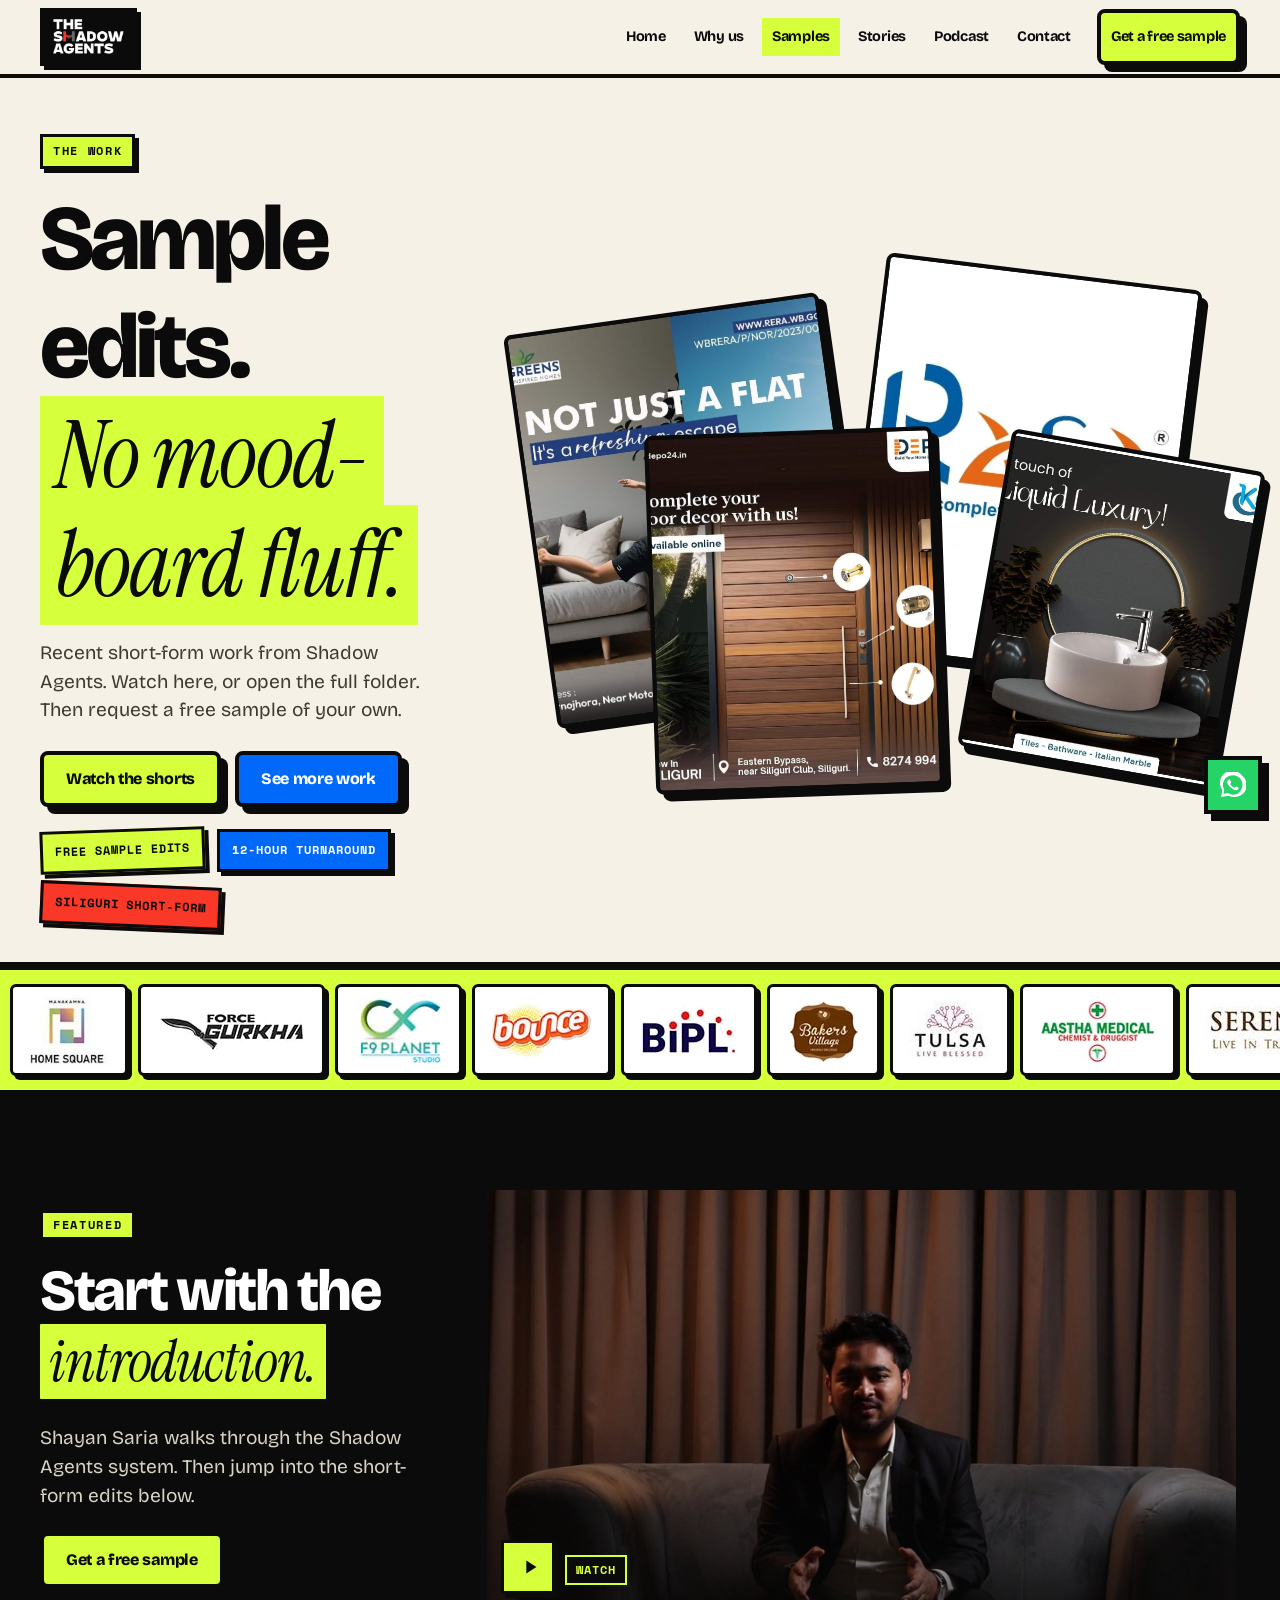
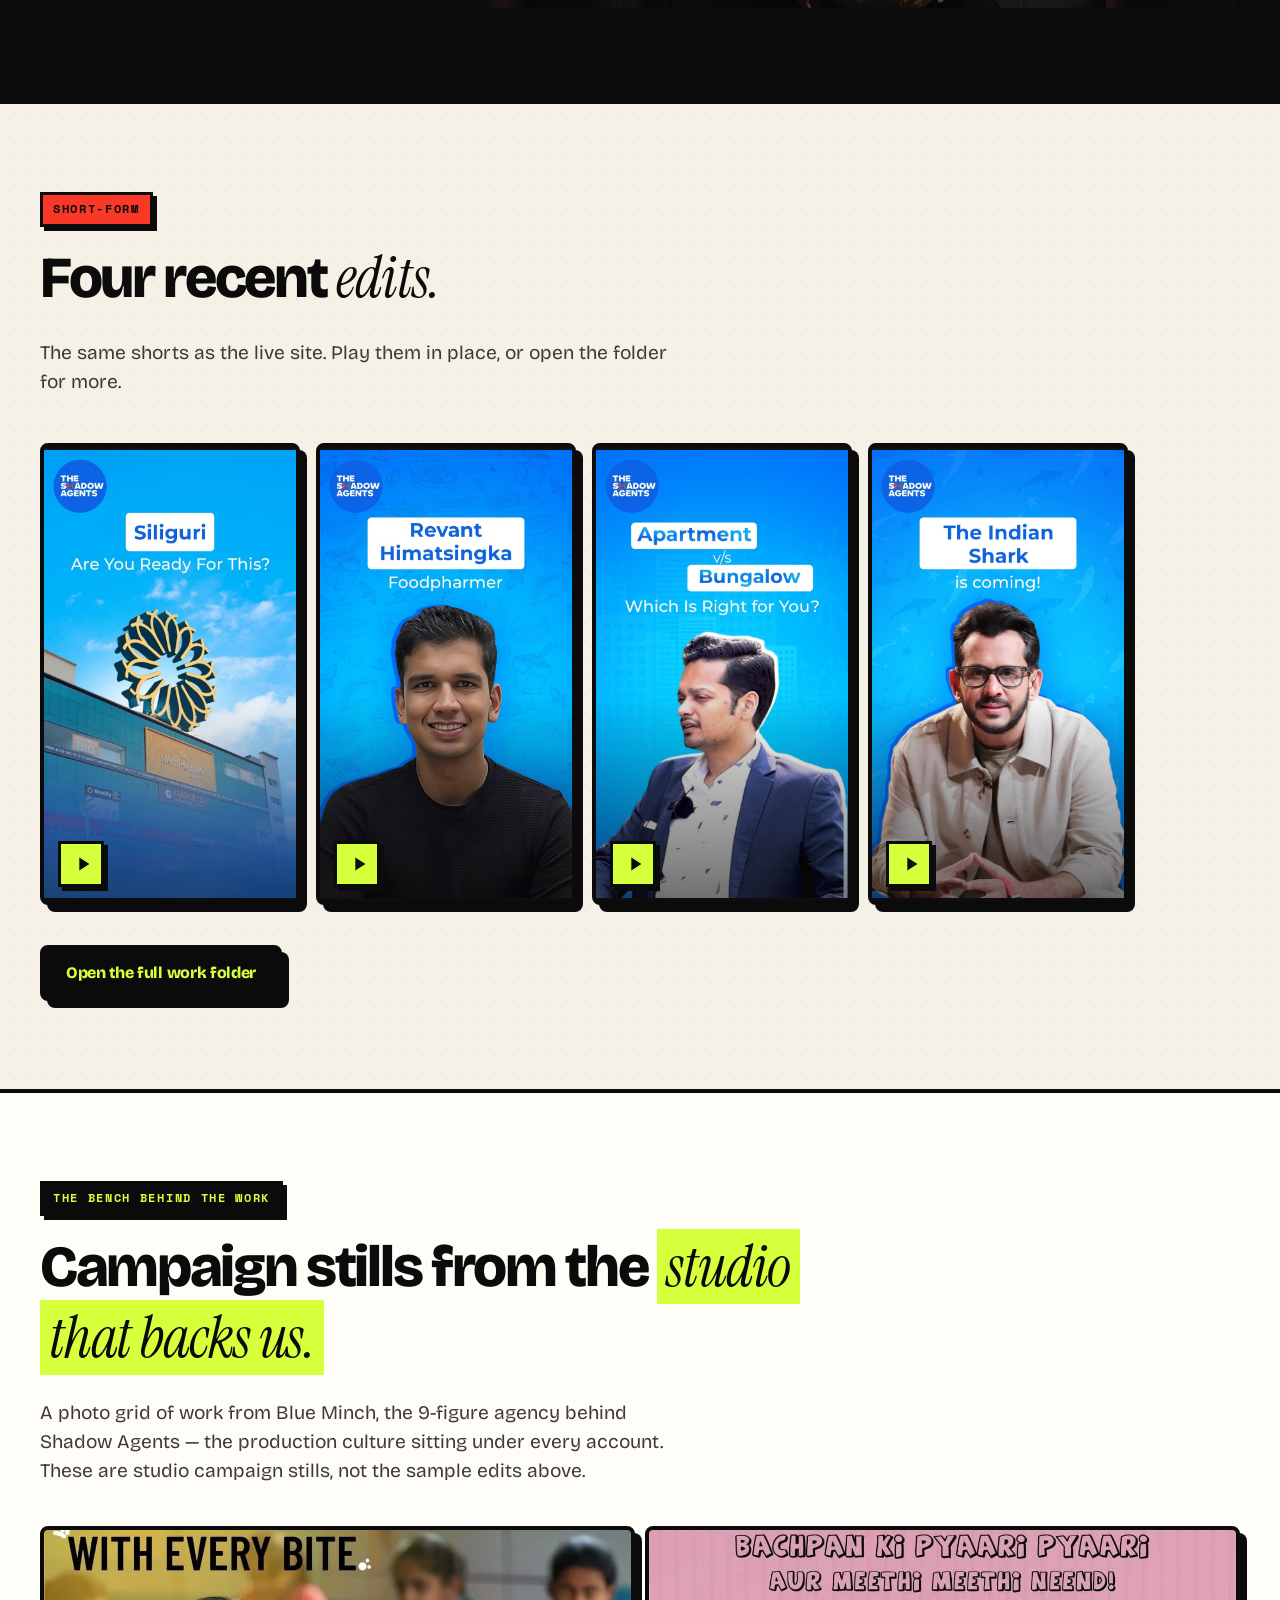
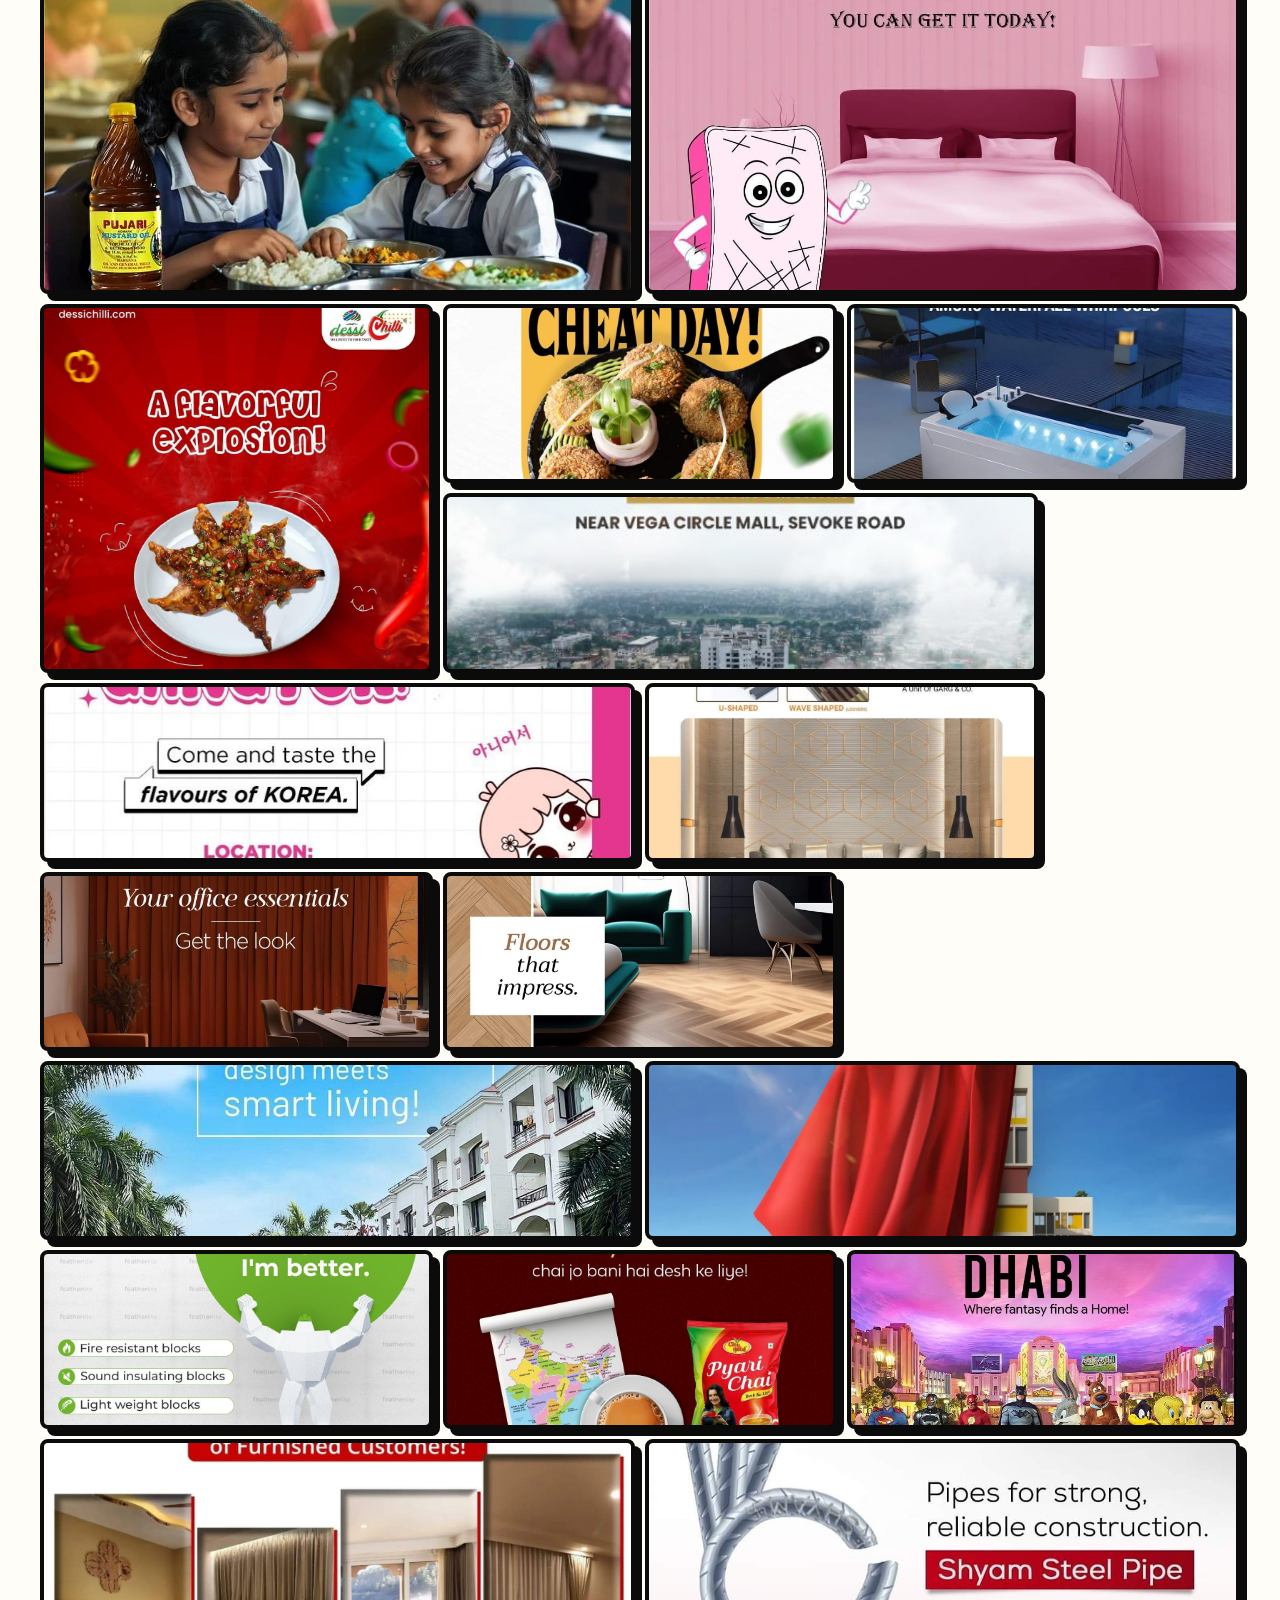
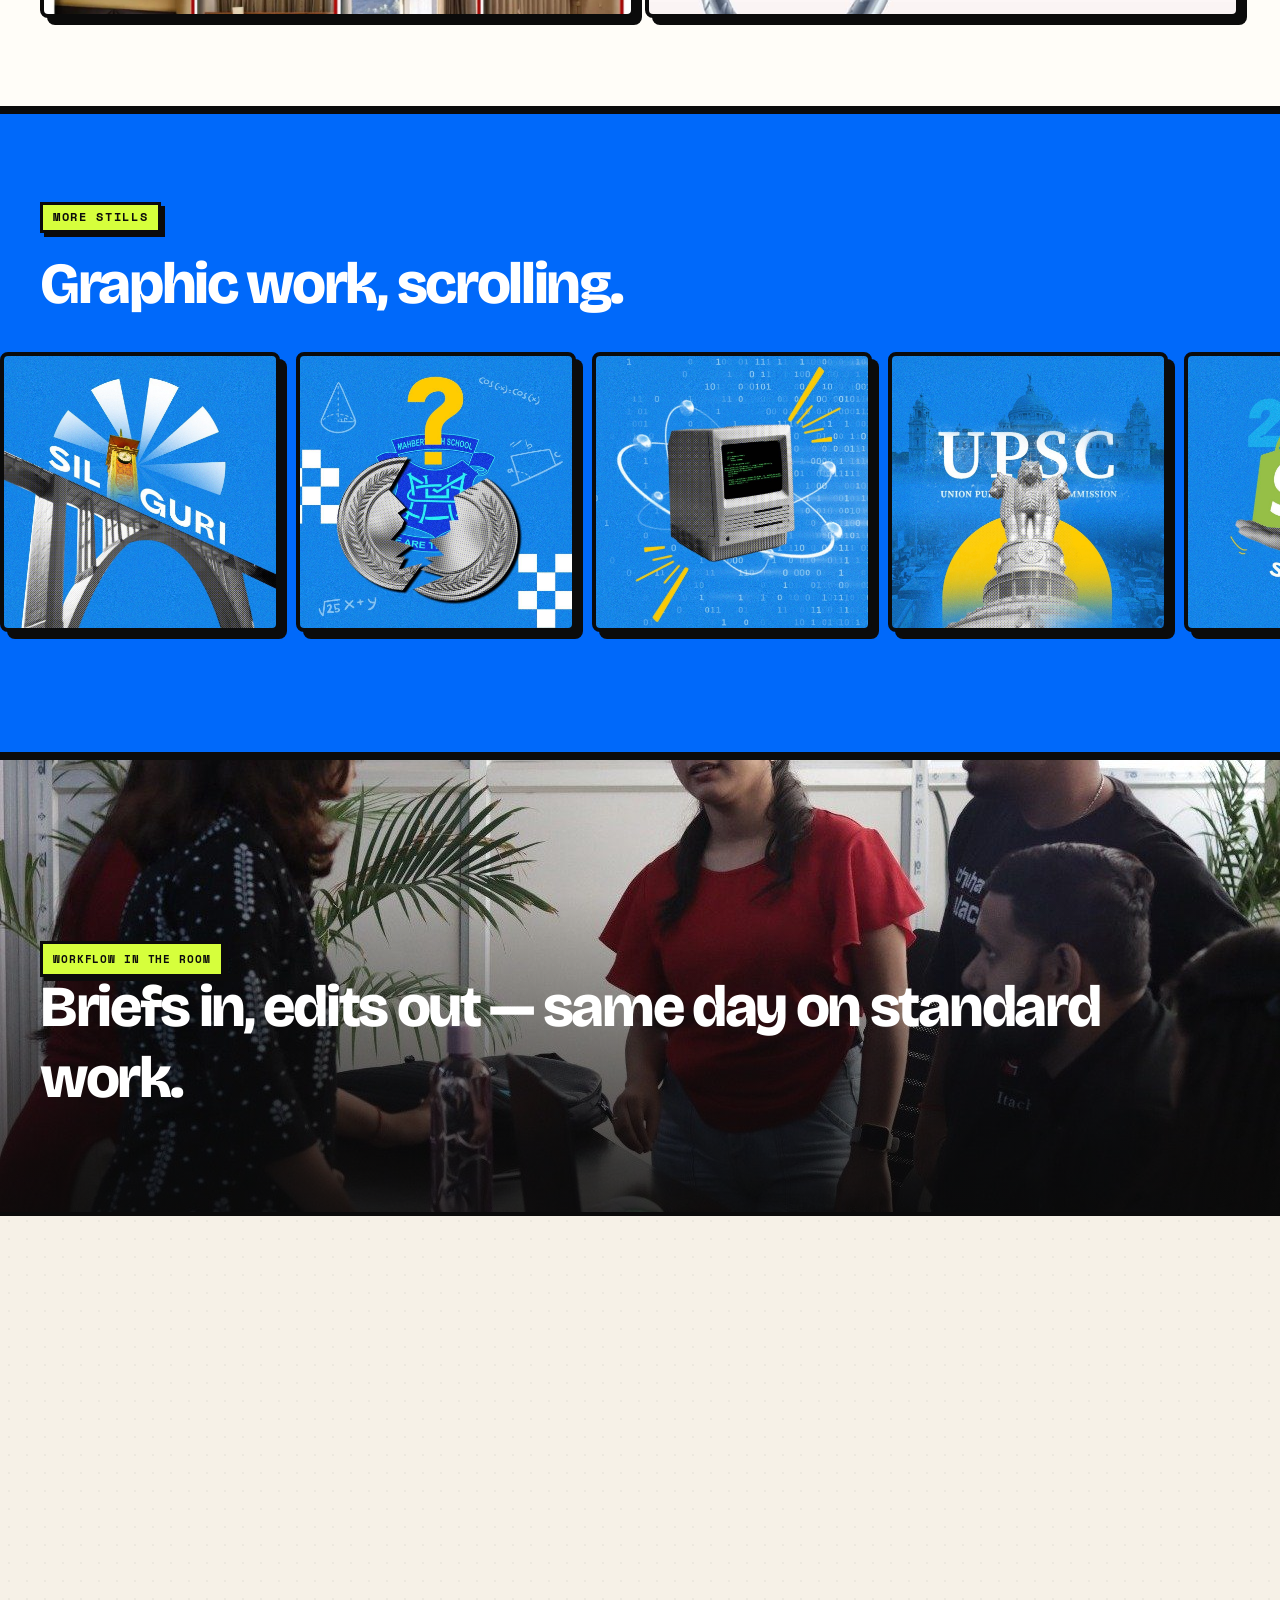
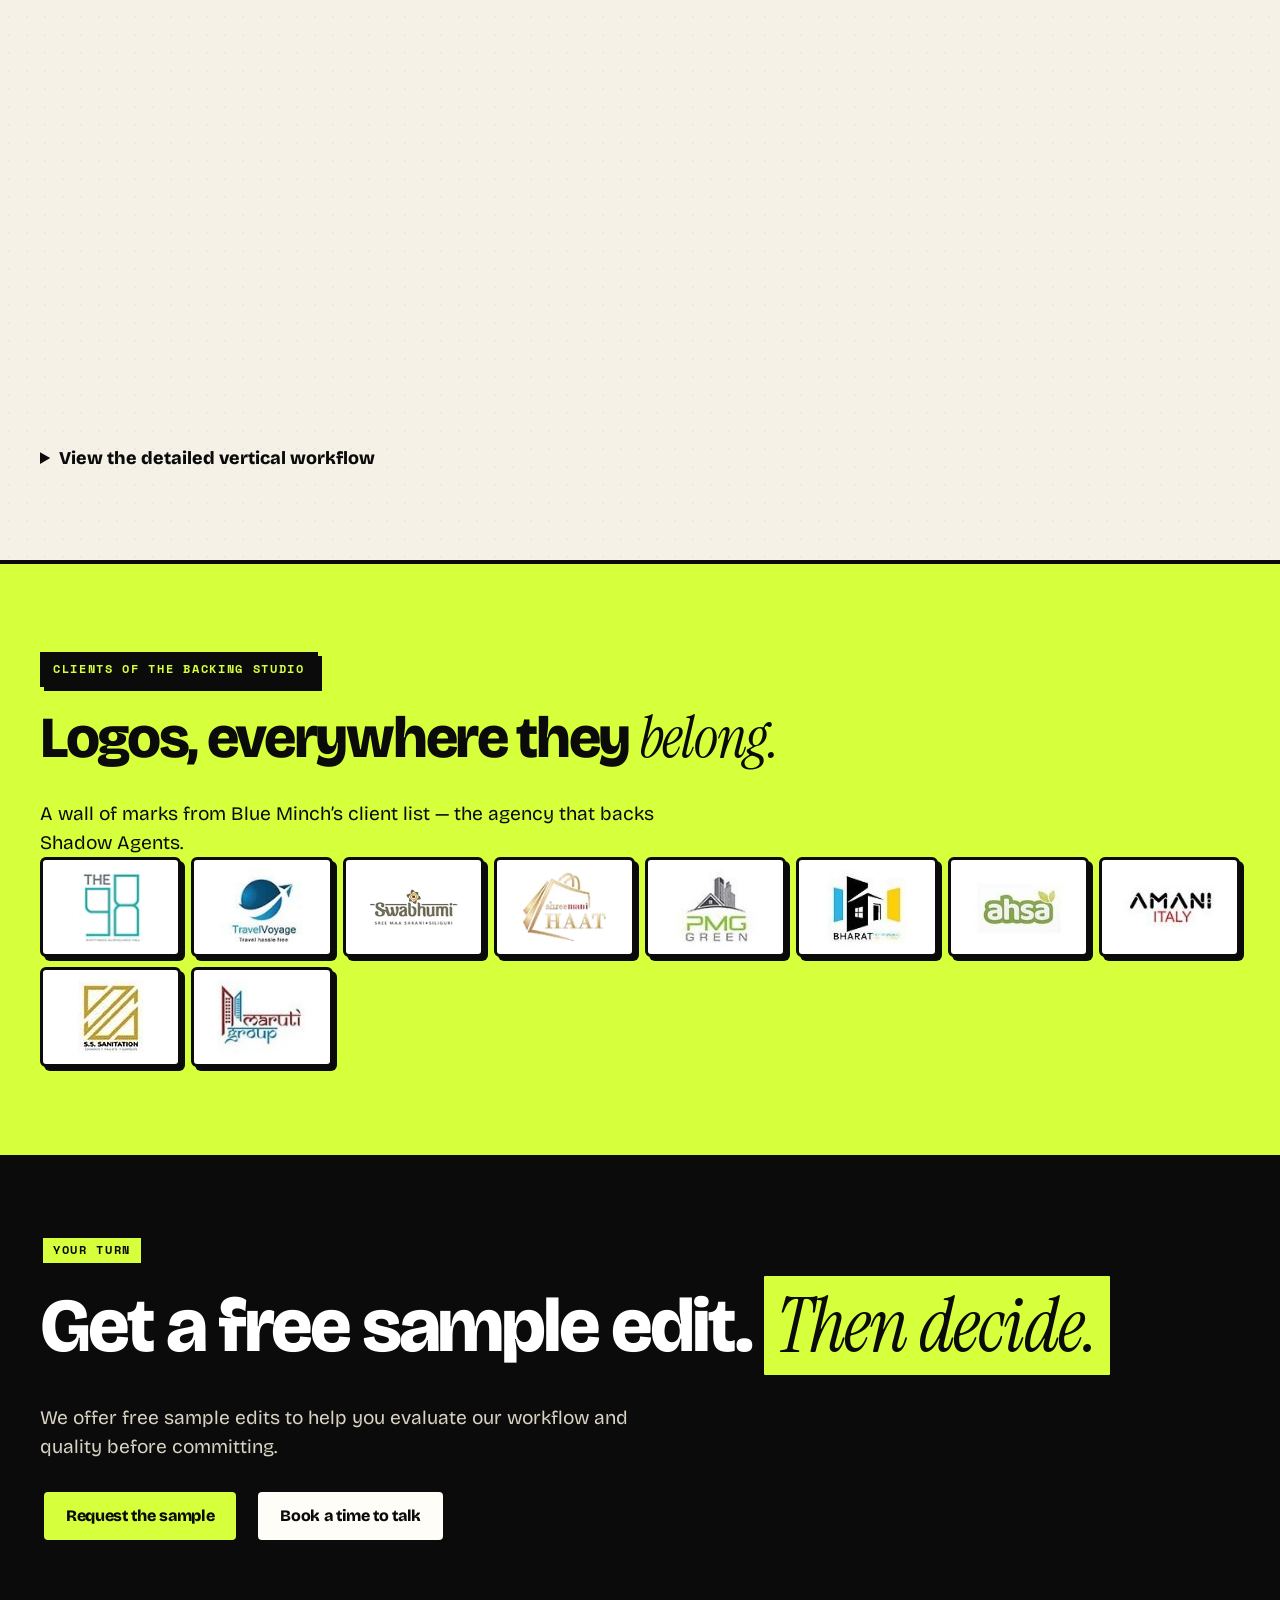
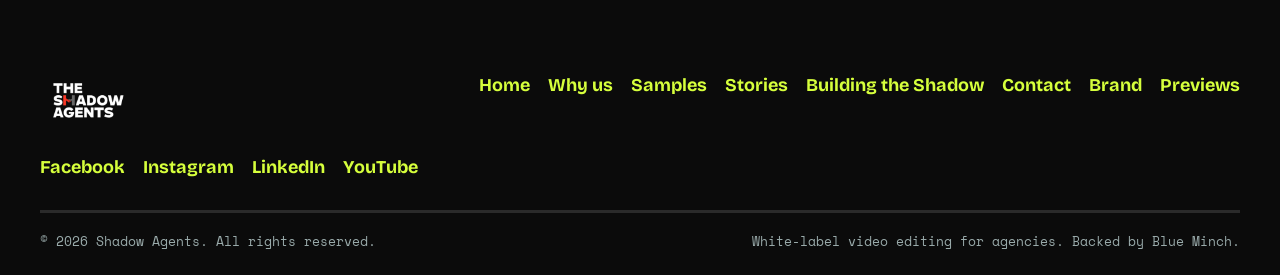
<file: samples.html>
<!DOCTYPE html>
<html lang="en">
<head>
<meta charset="UTF-8">
<meta name="viewport" content="width=device-width, initial-scale=1">
<title>Sample edits — Shadow Agents portfolio</title>
<meta name="description" content="Watch recent short-form sample edits from Shadow Agents, browse the full work folder, and request a free sample before you commit.">
<link rel="preconnect" href="https://fonts.googleapis.com">
<link rel="preconnect" href="https://fonts.gstatic.com" crossorigin>
<link href="https://fonts.googleapis.com/css2?family=Bricolage+Grotesque:opsz,wght@12..96,400;12..96,500;12..96,600;12..96,700;12..96,800&family=Instrument+Serif:ital@0;1&family=Space+Mono:ital,wght@0,400;0,700;1,400&display=swap" rel="stylesheet">
<style>
/* Shadow Agents v2 — neobrutalist system */
/* Shadow Agents v2 — neobrutalist system */
:root{
  --ink:#0B0B0B;
  --cream:#F6F1E7;
  --paper:#FFFDF8;
  --blue:#0069FA;
  --blue-deep:#003FA0;
  --red:#F93827;
  --lime:#D6FF3C;
  --muted:#3F3A32;
  --line:4px solid var(--ink);
  --line-sm:3px solid var(--ink);
  --shadow:7px 7px 0 var(--ink);
  --shadow-sm:4px 4px 0 var(--ink);
  --radius:8px;
  --font-display:"Bricolage Grotesque",sans-serif;
  --font-serif:"Instrument Serif",serif;
  --font-mono:"Space Mono",ui-monospace,monospace;
  --container:1200px;
  --nav-h:78px;
  --cta-h:64px;
  --ease:cubic-bezier(.2,.8,.2,1);
}
*,*::before,*::after{box-sizing:border-box}
html{scroll-behavior:smooth;scroll-padding-top:calc(var(--nav-h) + 16px)}
section[id],.section[id],#contact,#sample,#enquire-form,#edits,#compare,#system,#process,#who,#portfolio,#stories,#problem,#faq,#podcast-teaser{scroll-margin-top:calc(var(--nav-h) + 16px)}
html,body{margin:0;padding:0;overflow-x:clip;max-width:100%}
body{
  font-family:var(--font-display);
  font-size:18px;
  line-height:1.55;
  color:var(--ink);
  background:var(--cream);
  background-image:
    radial-gradient(rgba(11,11,11,.04) 1px, transparent 1px),
    linear-gradient(var(--cream),var(--cream));
  background-size:18px 18px, auto;
  -webkit-font-smoothing:antialiased;
  text-rendering:optimizeLegibility;
}
img,svg,video{max-width:100%;display:block;height:auto}
iframe{max-width:100%;display:block;border:0}
button,input,textarea,select{font:inherit;color:inherit}
a{color:var(--blue-deep)}
a:hover{color:var(--blue)}
:focus-visible{outline:3px solid var(--blue);outline-offset:3px}
.skip{
  position:absolute;left:12px;top:0;z-index:10000;
  width:1px;height:1px;padding:0;margin:-1px;
  overflow:hidden;clip:rect(0,0,0,0);clip-path:inset(50%);
  white-space:nowrap;border:0;background:transparent;color:var(--ink);
}
.skip:focus,.skip:focus-visible{
  width:auto;height:auto;margin:0;padding:8px 12px;
  clip:auto;clip-path:none;overflow:visible;
  border:var(--line-sm);background:var(--lime);color:var(--ink);
  font-weight:800;top:12px;
}

.wrap{width:min(var(--container),calc(100% - 40px));margin-inline:auto}
.section{padding:88px 0;position:relative}
.kicker{
  display:inline-flex;align-items:center;gap:8px;
  font-family:var(--font-mono);font-size:12px;font-weight:700;
  letter-spacing:.14em;text-transform:uppercase;
  background:var(--lime);color:var(--ink);
  border:var(--line-sm);padding:5px 10px;
  box-shadow:var(--shadow-sm);margin:0 0 16px;
}
.kicker.lime{background:var(--lime);color:var(--ink)}
.kicker.blue{background:var(--blue);color:#fff}
.kicker.red{background:var(--red);color:var(--ink)}
.kicker.ink{background:var(--ink);color:var(--lime)}
/* Keep kicker typography/color when nested in large quote type or colored bands */
.quote-blow p.kicker,
.band-ink .kicker.lime,
.band-blue .kicker.lime,
.band-red .kicker.lime,
.page-hero .kicker.lime,
.photo-band .kicker.lime,
.cta-band .kicker.lime{
  font-family:var(--font-mono);font-size:12px;font-weight:700;font-style:normal;
  letter-spacing:.14em;line-height:1.2;text-transform:uppercase;
  background:var(--lime);color:var(--ink);
}
.quote-blow p.kicker.ink,
.band-lime .kicker.ink,
.cta-band .kicker.ink{
  background:var(--ink);color:var(--lime);
}
.quote-blow p.kicker.blue{background:var(--blue);color:#fff}
.quote-blow p.kicker.red{background:var(--red);color:var(--ink)}
h1,h2,h3,h4{font-family:var(--font-display);font-weight:800;letter-spacing:-.04em;line-height:1.2;margin:0 0 .45em;color:var(--ink);position:relative;z-index:0}
h1{font-size:clamp(42px,7.2vw,84px);line-height:1.2}
h2{font-size:clamp(32px,4.6vw,58px);line-height:1.22}
h3{font-size:clamp(20px,2vw,26px);letter-spacing:-.03em;line-height:1.25}
.lede{font-size:clamp(17px,1.5vw,21px);line-height:1.5;color:var(--muted);max-width:40rem;margin:0}
.accent{font-family:var(--font-serif);font-style:italic;font-weight:400;letter-spacing:-.02em}
.mark,
.quote-blow .mark,
.quote-blow p .mark,
.accent.mark{
  background:var(--lime);
  color:var(--ink);
  padding:0 .16em;
  margin:0;
  border-radius:1px;
  -webkit-box-decoration-break:clone;
  box-decoration-break:clone;
}
.mark-blue{background:var(--blue);color:#fff}
.mark-red{background:var(--red);color:var(--ink)}
.center{text-align:center}
.center .lede,.center .kicker{margin-inline:auto}
.section-head{max-width:760px;margin-bottom:40px}

/* Buttons */
.btn{
  display:inline-flex;align-items:center;justify-content:center;gap:10px;
  min-height:56px;padding:0 22px;
  border:var(--line);border-radius:8px;
  font-weight:800;font-size:16px;letter-spacing:-.02em;line-height:1;
  text-decoration:none !important;cursor:pointer;
  box-shadow:var(--shadow);
  transition:transform .12s var(--ease), box-shadow .12s var(--ease), background .12s;
  white-space:nowrap;
}
.btn:hover{transform:translate(3px,3px);box-shadow:4px 4px 0 var(--ink)}
.btn:active{transform:translate(7px,7px);box-shadow:0 0 0 var(--ink)}
.btn-primary{background:var(--blue);color:#fff !important}
.btn-lime{background:var(--lime);color:var(--ink) !important}
.btn-ink{background:var(--ink);color:var(--lime) !important}
.btn-paper{background:var(--paper);color:var(--ink) !important}
.btn-red{background:var(--red);color:var(--ink) !important}
.btn-row{display:flex;flex-wrap:wrap;gap:14px}

/* Cards / frames */
.card{
  background:var(--paper);
  border:var(--line);
  border-radius:var(--radius);
  box-shadow:var(--shadow);
}
.frame{
  border:var(--line);
  border-radius:var(--radius);
  box-shadow:var(--shadow);
  overflow:hidden;
  background:#000;
  box-sizing:border-box;
  min-width:0;
  max-width:100%;
}
.frame > img{
  display:block;
  max-width:100%;
}

/* Nav */
.site-header{
  position:sticky;top:0;z-index:1000;
  height:var(--nav-h);
  display:flex;align-items:center;
  background:var(--cream);
  border-bottom:var(--line);
}
.site-header .wrap{display:flex;align-items:center;justify-content:space-between;gap:20px;width:min(var(--container),calc(100% - 32px))}
.logo{display:flex;align-items:center;text-decoration:none}

/* white logo needs a dark chip on cream */
.logo-chip{background:var(--ink);padding:6px 10px;border:var(--line-sm);box-shadow:var(--shadow-sm);display:flex;align-items:center;min-height:52px}
.logo-chip img{height:40px;width:auto;max-width:150px}
.wordmark{
  font-family:var(--font-display);
  font-weight:800;
  letter-spacing:-.04em;
  line-height:1.05;
  color:#fff;
  font-size:13px;
  text-transform:uppercase;
  text-decoration:none;
  display:block;
}
.logo-chip .wordmark{font-size:12px;letter-spacing:-.03em;line-height:1.05}
.wordmark .wm-h{color:var(--red)}
.wordmark-lg{font-size:clamp(28px,4vw,46px);line-height:1;text-align:center}
.logo-box.lime .wordmark:not(.logo-chip .wordmark){color:var(--ink)}
.logo-box.lime .logo-chip .wordmark{color:#fff}
.nav{display:flex;align-items:center;gap:8px}
.nav a{
  color:var(--ink);text-decoration:none;font-weight:700;font-size:14.5px;
  padding:8px 10px;letter-spacing:-.02em;
}
.nav a:hover,.nav a[aria-current="page"]{background:var(--lime)}
.nav-cta{margin-left:8px}
.menu-toggle{
  display:none;width:48px;height:48px;border:var(--line-sm);border-radius:8px;
  background:var(--lime);box-shadow:var(--shadow-sm);cursor:pointer;padding:0;
  align-items:center;justify-content:center;
}
.menu-toggle span,.menu-toggle span::before,.menu-toggle span::after{
  display:block;width:18px;height:3px;background:var(--ink);position:relative;border-radius:1px;
}
.menu-toggle span::before,.menu-toggle span::after{content:"";position:absolute;left:0}
.menu-toggle span::before{top:-6px}
.menu-toggle span::after{top:6px}
body.nav-open .menu-toggle span{background:transparent}
body.nav-open .menu-toggle span::before{top:0;transform:rotate(45deg)}
body.nav-open .menu-toggle span::after{top:0;transform:rotate(-45deg)}

/* Hero */
.hero{padding:48px 0 28px}
.hero-grid{display:grid;grid-template-columns:1.05fr .95fr;gap:40px;align-items:center}
.hero h1{margin-bottom:18px}
.hero .lede{margin-bottom:26px;max-width:36rem}
.badge-row{display:flex;flex-wrap:wrap;gap:10px;margin-top:22px}
.sticker{
  font-family:var(--font-mono);font-size:11px;font-weight:700;letter-spacing:.08em;text-transform:uppercase;
  border:var(--line-sm);padding:7px 10px;background:var(--paper);
  box-shadow:var(--shadow-sm);
}
.sticker.lime{background:var(--lime)}
.sticker.blue{background:var(--blue);color:#fff}
.sticker.red{background:var(--red);color:var(--ink)}
.sticker.rot{transform:rotate(-2deg)}
.sticker.rot2{transform:rotate(2.5deg)}
.video-frame{position:relative;aspect-ratio:16/9;background:#000}
.video-frame img,.video-frame iframe{width:100%;height:100%;object-fit:cover;position:absolute;inset:0}
.play-btn{
  position:absolute;inset:0;display:flex;align-items:center;justify-content:center;
  background:transparent;border:0;cursor:pointer;width:100%;color:var(--ink);
}
.play-btn i{
  width:84px;height:84px;border:var(--line);background:var(--lime);
  display:grid;place-items:center;box-shadow:var(--shadow);
  transition:transform .12s var(--ease);
}
.play-btn:hover i{transform:translate(3px,3px);box-shadow:4px 4px 0 var(--ink)}
.play-btn svg{width:30px;height:30px;margin-left:4px}

/* Marquee */
.marquee{
  overflow:hidden;border-top:var(--line);border-bottom:var(--line);
  background:var(--ink);color:var(--lime);
  padding:12px 0;
}
.marquee-track{
  display:flex;gap:0;width:max-content;
  animation:tick 32s linear infinite;
  font-family:var(--font-mono);font-weight:700;font-size:13px;letter-spacing:.12em;text-transform:uppercase;
}
.marquee-track span{padding:0 28px;white-space:nowrap}
.marquee-track span::before{content:"✦  ";color:var(--blue)}
@keyframes tick{to{transform:translateX(-50%)}}

/* Trust */
.trust{padding:28px 0;background:var(--blue);border-bottom:var(--line);color:#fff}
.trust-grid{display:grid;grid-template-columns:repeat(4,1fr);gap:14px}
.trust-item{display:flex;align-items:center;gap:12px;background:var(--ink);border:var(--line-sm);padding:14px;box-shadow:4px 4px 0 #001e4d}
.trust-item img{width:40px;height:40px;object-fit:contain;border-radius:4px;background:#fff;flex-shrink:0}
.trust-item strong{display:block;font-size:28px;letter-spacing:-.04em;line-height:1;color:var(--lime)}
.trust-item span{display:block;font-size:12px;line-height:1.3;margin-top:3px;color:#fff}

/* Grids */
.pain-grid{display:grid;grid-template-columns:repeat(3,1fr);gap:14px}
.pain-card{padding:22px 20px;background:var(--paper)}
.pain-card .num{font-family:var(--font-mono);font-weight:700;font-size:12px;color:var(--red);letter-spacing:.1em;margin-bottom:8px}
.bento{display:grid;grid-template-columns:repeat(2,minmax(0,1fr));gap:14px;align-items:stretch}
.system-card{padding:22px 20px;display:grid;grid-template-columns:auto minmax(0,1fr);gap:14px;align-items:start;background:var(--paper);height:100%;min-width:0}
.system-card img{width:58px;height:50px;object-fit:contain;flex-shrink:0}
.system-card p{margin:8px 0 0;color:var(--muted);font-size:15.5px}
.compare{width:100%;border-collapse:separate;border-spacing:0;background:var(--paper);border:var(--line);box-shadow:var(--shadow);overflow:hidden}
.compare th,.compare td{padding:14px 16px;text-align:left;border-bottom:3px solid var(--ink);border-right:3px solid var(--ink);font-size:15px;vertical-align:top}
.compare th{font-family:var(--font-mono);font-size:12px;letter-spacing:.08em;text-transform:uppercase}
.compare th:last-child,.compare td:last-child{border-right:0;background:#edf5ff}
.compare thead th:last-child{background:var(--blue);color:#fff}
.compare tr:last-child td{border-bottom:0}
.compare .yes{font-weight:800}
.compare .no{color:var(--ink)}

.steps{display:grid;grid-template-columns:repeat(4,1fr);gap:14px}
.step{padding:22px 18px;background:var(--paper);position:relative}
.step .n{font-family:var(--font-mono);font-weight:700;font-size:12px;letter-spacing:.12em;background:var(--ink);color:var(--lime);display:inline-block;padding:3px 8px;margin-bottom:12px}
.step p{margin:8px 0 0;color:var(--muted);font-size:15px}

.portfolio-grid{display:grid;grid-template-columns:repeat(4,1fr);gap:14px}
.short-card{position:relative;aspect-ratio:9/16;background:#111}
.short-card img,.short-card iframe{width:100%;height:100%;object-fit:cover;position:absolute;inset:0}
.short-card .play-btn i{width:64px;height:64px}
.play-btn{align-items:flex-end;justify-content:flex-start;padding:14px;gap:10px;background:linear-gradient(0deg,rgba(11,11,11,.55),transparent 45%)}
.play-btn i{width:54px;height:54px;border-width:3px;box-shadow:4px 4px 0 var(--ink)}
.play-btn svg{width:22px;height:22px;margin-left:3px}
.play-btn::after{content:"Watch";font:700 12px/1 "Space Mono",monospace;letter-spacing:.08em;text-transform:uppercase;background:var(--ink);color:var(--lime);border:2px solid var(--lime);padding:7px 9px;margin-bottom:9px}
.short-card .play-btn i{width:46px;height:46px}
.short-card .play-btn::after{content:none}
@media (max-width:600px){.play-btn{padding:10px}.play-btn i{width:46px;height:46px}.play-btn::after{font-size:11px;padding:6px 8px;margin-bottom:6px}}


.quote-grid{display:grid;grid-template-columns:1fr 1fr;gap:14px}
blockquote.quote{margin:0;padding:28px 24px;background:var(--paper)}
blockquote.quote p{margin:0;font-size:22px;line-height:1.25;letter-spacing:-.03em;font-weight:700}
blockquote.quote footer{margin-top:16px;font-family:var(--font-mono);font-size:12px;letter-spacing:.06em;text-transform:uppercase}
.qmark{font-family:var(--font-serif);font-style:italic;font-size:56px;line-height:.7;color:var(--blue);margin-bottom:8px}
.portfolio-quotes{margin-top:36px}
.portfolio-quotes .sticker{display:inline-block;margin-bottom:16px}
.portfolio-quotes blockquote.quote p{
  font-family:var(--font-serif);font-style:italic;font-weight:400;letter-spacing:-.02em;
  font-size:clamp(20px,2vw,24px);line-height:1.3;color:var(--ink);
}

.faq-list{display:flex;flex-direction:column;gap:10px;max-width:900px}
.faq-list details{background:var(--paper);border:var(--line);box-shadow:var(--shadow-sm);padding:0 20px}
.faq-list summary{
  cursor:pointer;list-style:none;font-weight:800;font-size:20px;letter-spacing:-.03em;
  padding:18px 0;display:flex;justify-content:space-between;gap:16px;align-items:center;
}
.faq-list summary::-webkit-details-marker{display:none}
.faq-list summary::after{content:"+";font-family:var(--font-mono);font-size:24px}
.faq-list details[open] summary::after{content:"–"}
.faq-list details p{margin:0 0 18px;color:var(--muted)}

.split{display:grid;grid-template-columns:1fr 1fr;gap:32px;align-items:center}
.contact-grid{display:grid;grid-template-columns:1fr 1fr;gap:18px;align-items:start}
.panel{padding:26px;background:var(--paper);color:var(--ink)}
.panel h3{margin-bottom:6px}
.panel .hint{color:var(--muted);font-size:15px;margin:0 0 18px}
.form-grid{display:grid;gap:12px}
.form-grid label{display:grid;gap:6px;font-family:var(--font-mono);font-size:11px;font-weight:700;letter-spacing:.1em;text-transform:uppercase}
.form-grid input{
  height:52px;border:var(--line-sm);border-radius:6px;padding:0 12px;background:#fff;
}
.form-status{font-size:14px;margin:8px 0 0;display:none;font-weight:700}
.calendly-embed{min-height:620px;width:100%;background:#fff;border:var(--line-sm)}
.alt-contact{display:flex;flex-wrap:wrap;gap:10px;margin-top:14px}

.site-footer{background:var(--ink);color:#fff;padding:48px 0 24px;border-top:var(--line)}
.foot-grid{display:flex;justify-content:space-between;gap:24px;flex-wrap:wrap;padding-bottom:28px;border-bottom:3px solid #2a2a2a}
.foot-links,.socials{display:flex;flex-wrap:wrap;gap:12px 18px}
.foot-links a,.socials a{color:var(--lime);text-decoration:none;font-weight:700}
.foot-links a:hover,.socials a:hover{color:#fff}
.legal{display:flex;justify-content:space-between;gap:12px;flex-wrap:wrap;padding-top:18px;color:#9aa;font-size:13px;font-family:var(--font-mono)}

.wa-fab{
  position:fixed;right:18px;bottom:86px;z-index:900;
  width:58px;height:58px;border:var(--line);background:#25D366;color:#fff;
  display:grid;place-items:center;box-shadow:var(--shadow);
}
.wa-fab:hover{transform:translate(3px,3px);box-shadow:4px 4px 0 var(--ink);color:#fff}
.wa-fab svg{width:26px;height:26px}

.mobile-cta{
  display:none;position:fixed;left:0;right:0;bottom:0;z-index:950;
  background:var(--ink);border-top:var(--line);padding:10px 12px;gap:8px;
}
.mobile-cta .btn{flex:1;min-height:48px;font-size:14px}

/* Podcast */
.hero-pod{position:relative;padding:0;min-height:82vh;display:flex;align-items:flex-end;border-bottom:var(--line);background:#0b0b0b;overflow:hidden;box-shadow:inset 0 0 0 4px var(--ink)}
.hero-pod .hero-bg{position:absolute;inset:0}
.hero-pod .hero-bg img,.hero-pod .hero-bg .ph{
  position:absolute;inset:0;width:100%;height:100%;object-fit:cover;object-position:78% 50%;border:0;
}
.hero-pod .hero-bg-video{
  position:absolute;inset:0;overflow:hidden;pointer-events:none;z-index:0;
}
.hero-pod .hero-bg-video iframe{
  position:absolute;top:50%;left:50%;
  width:177.78vh;height:100vh;min-width:100%;min-height:56.25vw;
  transform:translate(-50%,-50%) scale(1.12);
  border:0;pointer-events:none;max-width:none;
}
.hero-pod .hero-bg-fx{
  position:absolute;inset:0;pointer-events:none;z-index:1;
  background:
    linear-gradient(180deg,rgba(11,11,11,.55) 0%,rgba(11,11,11,.70) 52%,rgba(11,11,11,.85) 100%),
    linear-gradient(90deg,rgba(11,11,11,.62) 0%,rgba(11,11,11,.28) 42%,rgba(11,11,11,.12) 100%);
}
.hero-pod .hero-bg-fx::after{
  content:"";position:absolute;inset:0;pointer-events:none;opacity:.09;mix-blend-mode:overlay;
  background-image:url("data:image/svg+xml;utf8,<svg xmlns='http://www.w3.org/2000/svg' width='180' height='180'><filter id='n'><feTurbulence type='fractalNoise' baseFrequency='0.8' numOctaves='4' stitchTiles='stitch'/></filter><rect width='100%' height='100%' filter='url(%23n)'/></svg>");background-size:180px 180px;
}
.hero-pod .wrap{position:relative;z-index:2;padding:130px 0 64px;max-width:900px}
.hero-pod .wrap::before{
  content:"";position:absolute;left:-8%;bottom:-6%;width:min(740px,95%);height:min(560px,85%);
  background:radial-gradient(ellipse at 28% 55%,rgba(214,255,60,.22) 0%,rgba(214,255,60,.08) 42%,transparent 70%);
  pointer-events:none;z-index:0;filter:blur(2px);
}
.hero-pod .wrap > *{position:relative;z-index:1}
.hero-pod h1,.hero-pod .lede{color:#fff}
.hero-pod .lede{color:#efe9d8}
.hero-pod h1{line-height:1.18}
.hero-pod h1 .mark{color:var(--ink)}
.episode-grid{display:grid;grid-template-columns:repeat(3,1fr);gap:16px}
.episode-card{background:var(--paper);overflow:hidden}
.episode-card .embed{position:relative;aspect-ratio:16/9;background:#111;border-bottom:var(--line-sm);overflow:hidden}
.episode-card .embed img,.episode-card .embed iframe,.episode-card .embed .ph{width:100%;height:100%;object-fit:cover;position:absolute;inset:0;border:0}
.episode-card h3{padding:16px;font-size:18px;margin:0}
.benefit-grid,.topic-grid{display:grid;grid-template-columns:repeat(3,1fr);gap:14px}
.benefit-card,.topic-card{padding:22px 18px;background:var(--paper)}
.benefit-card img,.topic-card img{width:56px;height:56px;object-fit:contain;margin-bottom:12px}
.benefit-card p{margin:8px 0 0;color:var(--muted);font-size:15.5px}

/* Brand guidelines */
.swatch-grid{display:grid;grid-template-columns:repeat(4,1fr);gap:12px}
.swatch{overflow:hidden;background:var(--paper)}
.swatch .chip{height:100px;border-bottom:var(--line-sm)}
.swatch figcaption{padding:12px 14px;font-size:14px}
.swatch code{display:block;font-family:var(--font-mono);font-size:12px;margin-top:4px}
.type-specimen{padding:24px;background:var(--paper);margin-bottom:12px}
.do-dont{display:grid;grid-template-columns:1fr 1fr;gap:14px}
.do,.dont{padding:22px;background:var(--paper)}
.do h3{color:#0a7a2f}.dont h3{color:var(--red)}
.logo-row{display:grid;grid-template-columns:1fr 1fr;gap:14px}
.logo-box{padding:36px;display:grid;place-items:center;min-height:200px}
.logo-box.dark{background:var(--ink)}
.logo-box.blue{background:var(--blue)}
.logo-box.lime{background:var(--lime)}
.logo-box img{max-height:110px;width:auto}
.comp-row{display:flex;flex-wrap:wrap;gap:12px;align-items:center;margin:12px 0 24px}

/* Previews */
.preview-hero{padding:56px 0 36px;background:var(--ink);color:#fff;border-bottom:var(--line)}
.preview-hero h1,.preview-hero .lede{color:#fff}
.preview-hero .lede{color:#d9d3c4}
.tabs{display:flex;gap:10px;flex-wrap:wrap;margin:24px 0 0}
.tab-btn{background:var(--paper);border:var(--line);box-shadow:var(--shadow-sm);padding:10px 16px;cursor:pointer;font-weight:800;color:var(--ink)}
.tab-btn[aria-selected="true"]{background:var(--lime);color:var(--ink)}
.frames{display:grid;grid-template-columns:minmax(0,1fr) 390px;gap:28px;align-items:start;padding:36px 0 72px;width:100%}
.frames > .device:first-child,.browser,.browser-screen{width:100%;min-width:0}
.device{margin:0}
.device figcaption{text-align:center;margin-top:10px;font-family:var(--font-mono);font-size:11px;letter-spacing:.08em;text-transform:uppercase}
.browser{background:var(--ink);border:var(--line);box-shadow:var(--shadow);overflow:hidden;border-radius:8px}
.browser-bar{display:flex;align-items:center;gap:8px;padding:10px 12px;background:#111;border-bottom:3px solid var(--ink)}
.browser-bar .dots{display:flex;gap:6px}
.browser-bar .dots i{width:10px;height:10px;border:2px solid #fff;background:var(--red);display:block}
.browser-bar .dots i:nth-child(2){background:var(--lime)}
.browser-bar .dots i:nth-child(3){background:var(--blue)}
.browser-bar .url{flex:1;background:var(--cream);color:var(--ink);font-family:var(--font-mono);font-size:11px;padding:4px 8px;overflow:hidden;white-space:nowrap;text-overflow:ellipsis;border:2px solid var(--ink)}
.browser-screen{overflow:hidden;background:#fff;position:relative;aspect-ratio:1440/900}
.browser-screen iframe,.phone-screen iframe{max-width:none !important;position:absolute;top:0;left:0;border:0;transform-origin:top left}
.browser-screen iframe{width:1440px;height:900px}
.phone{width:390px;max-width:100%;background:var(--ink);border:var(--line);box-shadow:var(--shadow);border-radius:28px;padding:12px}
.phone-notch{width:110px;height:16px;background:#000;border:2px solid #222;border-radius:0 0 12px 12px;margin:0 auto 8px}
.phone-screen{width:100%;height:680px;overflow:hidden;background:#fff;position:relative;border:3px solid var(--ink)}
.phone-screen iframe{width:390px;height:844px}
[hidden]{display:none !important}

.band-ink{background:var(--ink);color:#fff;border-top:var(--line);border-bottom:var(--line)}
.band-ink h2,.band-ink h3{color:#fff}
.band-ink .lede{color:#d9d3c4}
.sticker.lime,.band-ink .sticker.lime{color:var(--ink)}
blockquote.quote,.band-ink blockquote.quote{color:var(--ink)}
blockquote.quote footer,.band-ink blockquote.quote footer{color:var(--ink);opacity:.8}

.band-blue{background:var(--blue);color:#fff;border-top:var(--line);border-bottom:var(--line)}
.band-blue h2{color:#fff}
.band-blue .lede,.band-blue .quote-blow footer,blockquote.quote-blow[style*='#fff'] footer{color:#fff}
.band-lime{background:var(--lime);border-top:var(--line);border-bottom:var(--line)}
.band-paper{background:var(--paper);border-top:var(--line);border-bottom:var(--line)}

.hero .reveal,.hero-pod .reveal,.preview-hero .reveal{opacity:1;transform:none}
.reveal{opacity:0;transform:translateY(16px)}
.reveal.in{opacity:1;transform:none;transition:opacity .5s var(--ease),transform .5s var(--ease)}

.workflow-panel{padding:16px;background:var(--paper);overflow:auto}
.workflow-panel img{width:100%;height:auto}
.workflow-alt{margin-top:14px}
.workflow-alt summary{cursor:pointer;font-weight:800}
.workflow-tall{max-height:560px;overflow:auto;margin-top:12px;border:var(--line);background:#fff}
.workflow-tall img{width:min(480px,100%);margin-inline:auto}

@media (prefers-reduced-motion:reduce){
  html{scroll-behavior:auto}
  .marquee-track{animation:none}
  .reveal{opacity:1;transform:none}
  .btn,.play-btn i{transition:none}
  .hero-bg-video{display:none !important}
}
@media (max-width:1100px){
  .hero-grid,.split,.contact-grid,.trust-grid,.frames{grid-template-columns:1fr}
  .bento{grid-template-columns:repeat(2,minmax(0,1fr))}
  .steps,.pain-grid,.swatch-grid,.portfolio-grid{grid-template-columns:1fr 1fr}
  .episode-grid,.benefit-grid,.topic-grid,.vs-grid,.contact-tiles{grid-template-columns:minmax(0,1fr)}
  .frames{justify-items:center}
  .mosaic{grid-template-columns:repeat(2,minmax(0,1fr));grid-auto-rows:auto;align-items:start}
  .mosaic .w2,.mosaic .w3,.mosaic .h2{grid-column:auto;grid-row:auto}
  .mosaic .frame{width:100%;height:auto;aspect-ratio:auto;overflow:hidden}
  .mosaic .frame img{width:100%;height:auto;max-width:100%;object-fit:contain;object-position:center;display:block;position:static;background:#111}
  .mosaic .frame:last-child:nth-child(odd){grid-column:1 / -1}
}
@media (max-width:820px){
  .menu-toggle{display:flex}
  .nav{
    display:none;position:absolute;top:var(--nav-h);left:0;right:0;
    background:var(--cream);flex-direction:column;align-items:stretch;
    padding:12px 16px 20px;border-bottom:var(--line);gap:4px;
  }
  body.nav-open .nav{display:flex}
  .nav a{padding:12px 8px}
  .nav-cta{margin:10px 0 0}
  .quote-grid,.do-dont,.logo-row,.compare{display:block}
  .compare thead{display:none}
  .compare tr{display:block;border-bottom:var(--line-sm);padding:8px 0}
  .compare td,.compare th{display:block;border:0;padding:6px 14px}
  .compare td:last-child{background:#edf5ff;margin:6px 10px 10px;border:var(--line-sm)}
  .compare td::before{content:attr(data-label) " · ";font-family:var(--font-mono);font-size:10px;letter-spacing:.08em;text-transform:uppercase}
  .section{padding:64px 0}
  .badge-row{padding-right:72px}
  .mobile-cta{display:flex}
  body{padding-bottom:var(--cta-h)}
  .wa-fab{bottom:80px;right:12px}
  .hero{padding:24px 0 calc(20px + var(--cta-h))}
  .hero h1{margin-bottom:12px}
  .hero .lede{margin-bottom:16px}
  .hero .btn-row{gap:10px}
  .badge-row{margin-top:14px}
  .hero-pod{min-height:0}
  .hero-pod .wrap{padding:32px 0 calc(24px + var(--cta-h))}
  .hero-pod .hero-bg-fx{
    background:
      linear-gradient(180deg,rgba(11,11,11,.58) 0%,rgba(11,11,11,.72) 48%,rgba(11,11,11,.88) 100%),
      linear-gradient(90deg,rgba(11,11,11,.70) 0%,rgba(11,11,11,.32) 55%,rgba(11,11,11,.16) 100%);
  }
}
@media (max-width:640px){
  .pain-grid,.portfolio-grid,.steps,.episode-grid,.benefit-grid,.topic-grid,.swatch-grid,.bento{grid-template-columns:minmax(0,1fr)}
  .btn-row{flex-direction:column}
  .hero .btn-row .btn,.hero-pod .btn-row .btn,#final-cta .btn{width:100%}
  .trust-grid{grid-template-columns:1fr 1fr}
  h1{font-size:clamp(36px,12vw,52px)}
}

/* ========== Inner pages — photo-heavy layouts ========== */
.page-hero{
  position:relative;min-height:78vh;display:flex;align-items:flex-end;
  border-bottom:var(--line);overflow:hidden;background:#0b0b0b;
}
.page-hero .hero-bg{position:absolute;inset:0}
.page-hero .hero-bg img,.page-hero .hero-bg .ph{
  width:100%;height:100%;object-fit:cover;position:absolute;inset:0;border:0;
}
.page-hero .hero-bg-fx{
  position:absolute;inset:0;pointer-events:none;
  background:
    linear-gradient(180deg,rgba(11,11,11,.2) 0%,rgba(11,11,11,.68) 52%,rgba(11,11,11,.92) 100%),
    linear-gradient(90deg,rgba(11,11,11,.7) 0%,rgba(11,11,11,.25) 48%,transparent 100%);
}
.page-hero .wrap{position:relative;z-index:2;padding:130px 0 64px}
.page-hero h1,.page-hero .lede{color:#fff}
.page-hero .lede{color:#efe9d8;max-width:42rem}
.page-hero h1{font-size:clamp(40px,8vw,92px);line-height:1.18;margin-bottom:18px}
.page-hero .btn-row{margin-top:26px}
.page-hero.hero-cream{background:var(--cream);min-height:auto;align-items:center}
.page-hero.hero-cream .hero-bg-fx{display:none}
.page-hero.hero-cream h1,.page-hero.hero-cream .lede{color:var(--ink)}
.page-hero.hero-cream .lede{color:var(--muted)}
.page-hero.hero-cream .wrap{padding:56px 0 36px}
.page-hero.hero-lime{background:var(--lime)}
.page-hero.hero-lime .hero-bg-fx{
  background:linear-gradient(180deg,rgba(11,11,11,.05),rgba(11,11,11,.55) 80%);
}
.page-hero .hero-bg-fx.soft{
  background:
    linear-gradient(180deg,rgba(11,11,11,.1) 0%,rgba(11,11,11,.55) 60%,rgba(11,11,11,.88) 100%),
    linear-gradient(90deg,rgba(11,11,11,.55) 0%,rgba(11,11,11,.15) 55%,transparent 100%);
}
.page-hero .reveal, .page-hero.hero-cream .reveal{opacity:1;transform:none}

.shadow-lg{box-shadow:10px 10px 0 var(--ink)}
.lift{transition:transform .16s var(--ease), box-shadow .16s var(--ease)}
.lift:hover{transform:translate(-3px,-3px);box-shadow:10px 10px 0 var(--ink)}

.logo-rail{
  overflow:hidden;border-top:var(--line);border-bottom:var(--line);
  background:var(--paper);padding:14px 0;
}
.logo-rail.ink{background:var(--ink)}
.logo-rail.blue{background:var(--blue)}
.logo-rail.lime{background:var(--lime)}
.logo-rail-track{display:flex;gap:10px;width:max-content;animation:tick 48s linear infinite;align-items:center;padding-inline:10px}
.logo-pill{
  height:92px;min-width:0;width:auto;padding:8px 14px;
  background:#fff;border:3px solid var(--ink);box-shadow:4px 4px 0 var(--ink);
  display:grid;place-items:center;border-radius:6px;box-sizing:border-box;
}
.logo-pill img{
  max-height:72px;max-width:180px;width:auto;height:auto;
  object-fit:contain;display:block;
}
.logo-rail.ink .logo-pill{background:var(--cream)}

.logo-wall, .logo-grid{
  display:grid;grid-template-columns:repeat(auto-fit,minmax(140px,1fr));gap:10px;
}
.logo-tile{
  background:#fff;border:var(--line-sm);box-shadow:var(--shadow-sm);
  padding:8px;height:100px;min-height:0;display:grid;place-items:center;border-radius:6px;
  box-sizing:border-box;
  transition:transform .16s var(--ease), box-shadow .16s var(--ease);
}
.logo-tile:hover{transform:translate(-3px,-3px) rotate(-1.5deg);box-shadow:8px 8px 0 var(--ink)}
.logo-tile img{
  max-height:76px;max-width:80%;width:auto;height:auto;
  object-fit:contain;display:block;
}
.logo-tile.ink{background:var(--ink)}

.photo-band{position:relative;min-height:460px;border-top:var(--line);border-bottom:var(--line);overflow:hidden;display:flex;align-items:flex-end}
.photo-band > img.band-img, .photo-band .band-img{
  width:100%;height:100%;object-fit:cover;position:absolute;inset:0;min-height:460px;
}
.photo-band .band-shade{
  position:absolute;inset:0;
  background:linear-gradient(180deg,transparent 30%,rgba(11,11,11,.78) 100%);
}
.photo-band .wrap{position:relative;z-index:1;padding:72px 0}
.photo-band h2,.photo-band .lede{color:#fff}
.photo-band .lede{color:#efe9d8}

.mosaic{display:grid;grid-template-columns:repeat(6,minmax(0,1fr));grid-auto-rows:minmax(140px,14vw);gap:10px;align-items:stretch}
.mosaic > *{min-width:0;min-height:0;max-width:100%;overflow:hidden;box-sizing:border-box}
.mosaic .frame{height:100%;width:100%;overflow:hidden}
.mosaic .frame img{width:100%;height:100%;max-width:100%;object-fit:cover;object-position:center;display:block;position:static}
.mosaic .w2{grid-column:span 2}
.mosaic .w3{grid-column:span 3}
.mosaic .h2{grid-row:span 2}

.collage{position:relative;min-height:540px}
.collage .piece{position:absolute;overflow:hidden}
.collage .piece img{width:100%;height:100%;object-fit:cover}

.hscroll{
  display:flex;gap:16px;overflow-x:auto;scroll-snap-type:x mandatory;
  padding:6px 2px 32px;scrollbar-color:var(--ink) var(--cream);
  -webkit-overflow-scrolling:touch;
}
.hscroll > *{flex:0 0 auto;scroll-snap-align:start;box-sizing:border-box}
.hscroll > .frame{position:relative;overflow:hidden}
.hscroll > .frame img{width:100%;height:100%;max-width:100%;object-fit:contain;object-position:center;position:absolute;inset:0;display:block}
.hscroll .short-card{width:min(260px,70vw)}
.hscroll .scroll-card{width:min(320px,78vw);background:var(--paper);overflow:hidden}
.hscroll .scroll-card .pic{aspect-ratio:4/3;overflow:hidden;border-bottom:var(--line-sm);background:#111}
.hscroll .scroll-card .pic img{width:100%;height:100%;object-fit:cover}
.hscroll .scroll-card .body{padding:18px 16px}
.hscroll .quote-card-img{width:min(280px,76vw)}
.hscroll .quote-card-img img{width:100%;height:auto;display:block}

.vs-grid{display:grid;grid-template-columns:repeat(3,minmax(0,1fr));gap:16px;align-items:stretch}
.vs-col{padding:28px 22px;background:var(--paper)}
.vs-col.mid{background:var(--cream)}
.vs-col.sa{background:var(--lime);transform:translateY(-14px);box-shadow:10px 10px 0 var(--ink)}
.vs-col h3{font-size:clamp(22px,2.4vw,32px);margin-bottom:8px}
.vs-col ul{list-style:none;padding:0;margin:16px 0 0}
.vs-col li{padding:11px 0;border-bottom:2px solid rgba(11,11,11,.14);font-weight:700;font-size:15.5px;line-height:1.35}
.vs-col li:last-child{border-bottom:0}

.timeline{display:flex;flex-direction:column;gap:0}
.tl-row{display:grid;grid-template-columns:1fr 1fr;gap:40px;align-items:center;padding:28px 0}
.tl-row + .tl-row{border-top:3px solid var(--ink)}
.tl-row.flip{direction:rtl}
.tl-row.flip > *{direction:ltr}
.tl-copy .n{font-family:var(--font-mono);font-weight:700;font-size:12px;letter-spacing:.12em;background:var(--ink);color:var(--lime);display:inline-block;padding:3px 8px;margin-bottom:12px}

.stat-blow{display:grid;grid-template-columns:repeat(4,minmax(0,1fr));gap:14px}
.stat-blow article{padding:22px 18px;background:var(--ink);color:#fff;border:var(--line);box-shadow:var(--shadow)}
.stat-blow .n{font-size:clamp(36px,5.4vw,76px);line-height:.9;letter-spacing:-.06em;font-weight:800;color:var(--lime);display:block}
.stat-blow span{display:block;margin-top:8px;font-size:14px;color:#d7e6ff}

.quote-blow{margin:0}
.quote-blow p{font-size:clamp(28px,4.8vw,64px);line-height:1.16;letter-spacing:-.05em;font-weight:800;margin:0;color:inherit}
.quote-blow p:not(.kicker){color:inherit}
.quote-blow.serif p{font-family:var(--font-serif);font-style:italic;font-weight:400;letter-spacing:-.03em}
.quote-blow footer{margin-top:22px;font-family:var(--font-mono);font-size:13px;letter-spacing:.08em;text-transform:uppercase}

.stack{position:relative;min-height:580px}
.stack .layer{position:absolute}

.sticker-cluster{display:flex;flex-wrap:wrap;gap:12px;align-items:center}
.sticker-cluster .sticker{font-size:12px;padding:9px 12px}

.contact-tiles{display:grid;grid-template-columns:repeat(3,minmax(0,1fr));gap:16px}
.contact-tile{padding:28px 22px;min-height:240px;display:flex;flex-direction:column;justify-content:space-between}
.contact-tile h3{font-size:clamp(26px,3vw,40px)}
.contact-tile p{margin:0 0 18px;color:inherit;opacity:.9}

.split-13{display:grid;grid-template-columns:1.25fr .75fr;gap:32px;align-items:center}
.split-31{display:grid;grid-template-columns:.75fr 1.25fr;gap:32px;align-items:center}
.feature-short{display:grid;grid-template-columns:minmax(0,.7fr) minmax(0,1.3fr);gap:36px;align-items:center}

.pain-run{display:flex;flex-direction:column;gap:0;border-top:var(--line)}
.pain-run article{display:grid;grid-template-columns:auto 1fr;gap:22px;align-items:center;padding:18px 0;border-bottom:var(--line)}
.pain-run .num-xl{font-family:var(--font-mono);font-size:clamp(42px,7vw,92px);line-height:.8;letter-spacing:-.08em;font-weight:700;color:var(--red)}
.pain-run h3{margin:0;font-size:clamp(22px,3vw,36px)}

.who-blow{display:grid;grid-template-columns:1fr 1fr;min-height:520px;border-top:var(--line);border-bottom:var(--line)}
.who-blow > div{padding:56px 40px;display:flex;flex-direction:column;justify-content:center}
.who-blow .yes{background:var(--lime);color:var(--ink);border-right:var(--line)}
.who-blow .no{background:var(--ink);color:#fff}
.who-blow h2{font-size:clamp(32px,4vw,56px)}
.who-blow .no h2{color:#fff}
.who-blow p{font-size:clamp(16px,1.6vw,20px);max-width:36rem;margin:0}

.cta-band{padding:72px 0;border-top:var(--line);border-bottom:var(--line)}
.cta-band h2{font-size:clamp(36px,6vw,76px);line-height:1.16}

.portrait-grid{display:grid;grid-template-columns:repeat(6,minmax(0,1fr));gap:10px}
.portrait-grid .frame{aspect-ratio:3/4;overflow:hidden;min-width:0;width:100%}
.portrait-grid img{width:100%;height:100%;max-width:100%;object-fit:cover;object-position:50% 20%;display:block;position:static}

.offset-img{transform:rotate(-2.5deg)}
.offset-img.r{transform:rotate(3deg)}

.band-red{background:var(--red);color:var(--ink);border-top:var(--line);border-bottom:var(--line)}
.band-red h2,.band-red h3{color:var(--ink)}
.band-red .lede{color:var(--ink)}
.band-red .pain-run .num-xl{color:var(--ink)}
.band-red .pain-run article{border-bottom-color:var(--ink)}
.band-red .pain-run{border-top-color:var(--ink)}
.band-red .pain-run h3{color:var(--ink)}

.mini-note{font-family:var(--font-mono);font-size:12px;letter-spacing:.06em;text-transform:uppercase;margin:10px 0 0}

@media (max-width:1080px){
  .menu-toggle{display:flex}
  .nav{
    display:none;position:absolute;top:var(--nav-h);left:0;right:0;
    background:var(--cream);flex-direction:column;align-items:stretch;
    padding:12px 16px 20px;border-bottom:var(--line);gap:4px;
  }
  body.nav-open .nav{display:flex}
  .nav a{padding:12px 8px}
  .nav-cta{margin:10px 0 0}
  .vs-grid,.contact-tiles{grid-template-columns:minmax(0,1fr)}
  .stat-blow{grid-template-columns:1fr 1fr}
  .logo-wall,.logo-grid{grid-template-columns:repeat(auto-fit,minmax(128px,1fr))}
  .portrait-grid{grid-template-columns:repeat(3,minmax(0,1fr))}
  .who-blow,.tl-row,.tl-row.flip,.split-13,.split-31,.feature-short{grid-template-columns:1fr;direction:ltr}
  .tl-row.flip > *{direction:ltr}
  .vs-col.sa{transform:none}
  .page-hero{min-height:0}
  .page-hero .wrap{padding:88px 0 48px}
  .who-blow .yes{border-right:0;border-bottom:var(--line)}
  .collage{min-height:420px}
}
@media (max-width:820px){
  .page-hero .wrap,.page-hero.hero-cream .wrap{padding:36px 0 calc(24px + var(--cta-h))}
  .cta-band{padding:48px 0 calc(36px + var(--cta-h))}
  .who-blow > div{padding:36px 22px}
  .stack{min-height:0;display:grid;gap:14px}
  .stack .layer{position:relative;inset:auto;transform:none !important;width:auto !important;height:auto !important;left:auto !important;top:auto !important;right:auto !important}
  .offset-img,.offset-img.r{transform:none !important}
  .phone-mock,.float-deco,.hide-mobile{display:none !important}
}
@media (max-width:640px){
  .stat-blow,.logo-wall,.logo-grid{grid-template-columns:repeat(2,minmax(0,1fr))}
  .vs-grid,.contact-tiles{grid-template-columns:minmax(0,1fr)}
  .portrait-grid{grid-template-columns:repeat(2,minmax(0,1fr))}
  .pain-run article{gap:12px}
  .logo-pill{height:80px;padding:6px 10px}
  .logo-pill img{max-height:64px;max-width:150px}
  .logo-tile{height:88px;padding:6px}
  .logo-tile img{max-height:64px;max-width:80%}
}
@media (prefers-reduced-motion:reduce){
  .logo-rail-track{animation:none}
  .lift,.logo-tile,.lift:hover,.logo-tile:hover{transition:none;transform:none}
}

/* === inner-page fixes === */
.band-ink .card h2, .band-ink .card h3,
.band-ink .scroll-card h3, .band-ink .episode-card h3,
.scroll-card h3{color:var(--ink)}
.band-ink .card p, .band-ink .scroll-card p, .scroll-card p{color:var(--muted)}
.scroll-card p{margin:8px 0 0;font-size:15.5px;line-height:1.45}
.page-hero .hero-bg-fx.soft{
  background:
    linear-gradient(180deg,rgba(11,11,11,.42) 0%,rgba(11,11,11,.74) 52%,rgba(11,11,11,.94) 100%),
    linear-gradient(90deg,rgba(11,11,11,.82) 0%,rgba(11,11,11,.45) 50%,rgba(11,11,11,.28) 100%);
}
@media (max-width:820px){
  .collage{min-height:0 !important;display:grid;grid-template-columns:1fr 1fr;gap:12px}
  .collage .piece:last-child:nth-child(odd){grid-column:1 / -1}
  .collage .piece{
    position:relative !important;inset:auto !important;
    width:auto !important;height:auto !important;
    left:auto !important;right:auto !important;top:auto !important;bottom:auto !important;
    transform:none !important;aspect-ratio:3/4;max-width:100%;
  }
  .page-hero .sticker-cluster,.page-hero .badge-row{padding-right:0;margin-bottom:8px}
  .contact-tiles{grid-template-columns:1fr}
  .quote-blow p{font-size:clamp(26px,9vw,40px)}
}
@media (max-width:640px){
  .contact-tiles{grid-template-columns:1fr}
}
/* === stories hero scrim === */

.page-hero .hero-bg img.shift{object-position:82% 45%}
.page-hero .hero-bg-fx.heavy{
  background:
    linear-gradient(180deg,rgba(11,11,11,.55) 0%,rgba(11,11,11,.78) 48%,rgba(11,11,11,.94) 100%),
    linear-gradient(90deg,rgba(11,11,11,.88) 0%,rgba(11,11,11,.62) 38%,rgba(11,11,11,.2) 100%);
}




</style>
<script>
window.saPh=function(img){
  if(!img||img.dataset.phDone)return;
  img.dataset.phDone="1";
  var label=(img.getAttribute("data-ph")||"IMAGE").toUpperCase();
  if(label.indexOf("LOGO")===0){
    var wm=document.createElement("span");
    var large=img.closest(".logo-box")&&!img.closest(".logo-chip");
    wm.className=large?"wordmark wordmark-lg":"wordmark";
    wm.setAttribute("role","img");
    wm.setAttribute("aria-label",img.alt||"The Shadow Agents");
    var name=label.indexOf("AGENCY")!==-1?"AGENCY":"AGENTS";
    wm.innerHTML=(large?"THE<br>S<span class=\"wm-h\">H</span>ADOW<br>":"THE S<span class=\"wm-h\">H</span>ADOW<br>")+name;
    img.replaceWith(wm);
    return;
  }
  var ratio=img.getAttribute("data-ratio")||"";
  var ph=document.createElement("div");
  ph.className="ph";
  if(ratio) ph.setAttribute("data-ratio",ratio);
  ph.setAttribute("role","img");
  ph.setAttribute("aria-label",img.alt||label);
  var icon='<svg viewBox="0 0 24 24" fill="none" stroke="currentColor" stroke-width="1.8" aria-hidden="true">';
  if(ratio==="16/9"||ratio==="9/16"){
    icon+='<rect x="3" y="5" width="18" height="14" rx="1"/><path d="M10 9l6 3-6 3V9z"/>';
  }else if(ratio==="1/1"){
    icon+='<rect x="4" y="4" width="16" height="16" rx="1"/><circle cx="9" cy="9" r="1.4" fill="currentColor" stroke="none"/><path d="M4 16l5-5 4 4 2-2 5 5"/>';
  }else{
    icon+='<rect x="3" y="5" width="18" height="14" rx="1"/><circle cx="8.5" cy="10" r="1.5" fill="currentColor" stroke="none"/><path d="M3 16l6-5 4 4 2-2 6 5"/>';
  }
  icon+='</svg>';
  ph.innerHTML=icon+'<span class="ph-label"></span>';
  ph.querySelector(".ph-label").textContent=label;
  img.replaceWith(ph);
};
document.addEventListener("DOMContentLoaded",function(){
  document.querySelectorAll("img").forEach(function(img){
    if(img.complete&&img.naturalWidth===0&&img.getAttribute("src")) window.saPh(img);
  });
});
</script>
</head>
<body>
<a class="skip" href="#main">Skip to content</a>
<header class="site-header">
  <div class="wrap">
    <a class="logo" href="index.html" aria-label="Shadow Agents home">
      <span class="logo-chip"><img data-ph="LOGO" data-ratio="logo" onerror="window.saPh&&saPh(this)" src="assets/logo-agents.png" alt="The Shadow Agents"></span>
    </a>
    <button class="menu-toggle" type="button" aria-expanded="false" aria-controls="site-nav" aria-label="Open menu"><span></span></button>
    <nav class="nav" id="site-nav">
      <a href="index.html">Home</a><a href="why-us.html">Why us</a><a href="samples.html" aria-current="page">Samples</a><a href="stories.html">Stories</a><a href="podcast.html">Podcast</a><a href="contact.html">Contact</a><a class="btn btn-lime nav-cta" href="contact.html">Get a free sample</a>
    </nav>
  </div>
</header>
<main id="main">

  <section class="page-hero hero-cream">
    <div class="wrap">
      <div class="feature-short">
        <div>
          <p class="kicker">The work</p>
          <h1>Sample edits.<br><span class="accent mark">No mood-board fluff.</span></h1>
          <p class="lede">Recent short-form work from Shadow Agents. Watch here, or open the full folder. Then request a free sample of your own.</p>
          <div class="btn-row">
            <a class="btn btn-lime" href="#edits">Watch the shorts</a>
            <a class="btn btn-primary" href="https://drive.google.com/drive/folders/1zh6d33L2jhCr43pyXz2b8Bds6QGxI4gR" target="_blank" rel="noopener">See more work</a>
          </div>
          <div class="sticker-cluster" style="margin-top:22px">
            <span class="sticker lime rot">Free sample edits</span>
            <span class="sticker blue">12-hour turnaround</span>
            <span class="sticker red rot2">Siliguri short-form</span>
          </div>
        </div>
        <div class="collage" style="min-height:520px">
          <div class="piece frame" style="width:42%;aspect-ratio:4/5;top:8%;left:6%;transform:rotate(-8deg);z-index:1">
            <img data-ph="PHOTO" data-ratio="4/5" onerror="window.saPh&&saPh(this)" src="assets/blueminch/photos/jpgreen-inside2.jpg" alt="Campaign still — JP Green">
          </div>
          <div class="piece frame" style="width:42%;aspect-ratio:4/5;top:0;right:8%;transform:rotate(7deg);z-index:2">
            <img data-ph="PHOTO" data-ratio="4/5" onerror="window.saPh&&saPh(this)" src="assets/blueminch/photos/raga.jpg" alt="Campaign still — Raga">
          </div>
          <div class="piece frame" style="width:38%;aspect-ratio:4/5;bottom:0;left:22%;transform:rotate(-2deg);z-index:3">
            <img data-ph="PHOTO" data-ratio="4/5" onerror="window.saPh&&saPh(this)" src="assets/blueminch/photos/depo-insider.jpg" alt="Campaign still — Depo">
          </div>
          <div class="piece frame" style="width:34%;aspect-ratio:4/5;bottom:4%;right:0;transform:rotate(10deg);z-index:4">
            <img data-ph="PHOTO" data-ratio="4/5" onerror="window.saPh&&saPh(this)" src="assets/blueminch/photos/kp-insider.jpg" alt="Campaign still — KP">
          </div>
        </div>
      </div>
    </div>
  </section>

  <div class="logo-rail lime" aria-hidden="true"><div class="logo-rail-track"><div class="logo-pill"><img data-ph="LOGO" data-ratio="logo" onerror="window.saPh&&saPh(this)" src="assets/blueminch/logos/Client-Logo-24.jpg" alt=""></div><div class="logo-pill"><img data-ph="LOGO" data-ratio="logo" onerror="window.saPh&&saPh(this)" src="assets/blueminch/logos/Client-Logo-25.png" alt=""></div><div class="logo-pill"><img data-ph="LOGO" data-ratio="logo" onerror="window.saPh&&saPh(this)" src="assets/blueminch/logos/Client-Logo-26.png" alt=""></div><div class="logo-pill"><img data-ph="LOGO" data-ratio="logo" onerror="window.saPh&&saPh(this)" src="assets/blueminch/logos/Client-Logo-27.png" alt=""></div><div class="logo-pill"><img data-ph="LOGO" data-ratio="logo" onerror="window.saPh&&saPh(this)" src="assets/blueminch/logos/Client-Logo-28.png" alt=""></div><div class="logo-pill"><img data-ph="LOGO" data-ratio="logo" onerror="window.saPh&&saPh(this)" src="assets/blueminch/logos/Client-Logo-29.png" alt=""></div><div class="logo-pill"><img data-ph="LOGO" data-ratio="logo" onerror="window.saPh&&saPh(this)" src="assets/blueminch/logos/Client-Logo-3.jpg" alt=""></div><div class="logo-pill"><img data-ph="LOGO" data-ratio="logo" onerror="window.saPh&&saPh(this)" src="assets/blueminch/logos/Client-Logo-30.png" alt=""></div><div class="logo-pill"><img data-ph="LOGO" data-ratio="logo" onerror="window.saPh&&saPh(this)" src="assets/blueminch/logos/Client-Logo-31.jpg" alt=""></div><div class="logo-pill"><img data-ph="LOGO" data-ratio="logo" onerror="window.saPh&&saPh(this)" src="assets/blueminch/logos/Client-Logo-32.jpg" alt=""></div><div class="logo-pill"><img data-ph="LOGO" data-ratio="logo" onerror="window.saPh&&saPh(this)" src="assets/blueminch/logos/Client-Logo-33.png" alt=""></div><div class="logo-pill"><img data-ph="LOGO" data-ratio="logo" onerror="window.saPh&&saPh(this)" src="assets/blueminch/logos/Client-Logo-34.jpg" alt=""></div><div class="logo-pill"><img data-ph="LOGO" data-ratio="logo" onerror="window.saPh&&saPh(this)" src="assets/blueminch/logos/Client-Logo-35.jpg" alt=""></div><div class="logo-pill"><img data-ph="LOGO" data-ratio="logo" onerror="window.saPh&&saPh(this)" src="assets/blueminch/logos/Client-Logo-36.png" alt=""></div><div class="logo-pill"><img data-ph="LOGO" data-ratio="logo" onerror="window.saPh&&saPh(this)" src="assets/blueminch/logos/Client-Logo-37.jpg" alt=""></div><div class="logo-pill"><img data-ph="LOGO" data-ratio="logo" onerror="window.saPh&&saPh(this)" src="assets/blueminch/logos/Client-Logo-38.png" alt=""></div><div class="logo-pill"><img data-ph="LOGO" data-ratio="logo" onerror="window.saPh&&saPh(this)" src="assets/blueminch/logos/Client-Logo-24.jpg" alt=""></div><div class="logo-pill"><img data-ph="LOGO" data-ratio="logo" onerror="window.saPh&&saPh(this)" src="assets/blueminch/logos/Client-Logo-25.png" alt=""></div><div class="logo-pill"><img data-ph="LOGO" data-ratio="logo" onerror="window.saPh&&saPh(this)" src="assets/blueminch/logos/Client-Logo-26.png" alt=""></div><div class="logo-pill"><img data-ph="LOGO" data-ratio="logo" onerror="window.saPh&&saPh(this)" src="assets/blueminch/logos/Client-Logo-27.png" alt=""></div><div class="logo-pill"><img data-ph="LOGO" data-ratio="logo" onerror="window.saPh&&saPh(this)" src="assets/blueminch/logos/Client-Logo-28.png" alt=""></div><div class="logo-pill"><img data-ph="LOGO" data-ratio="logo" onerror="window.saPh&&saPh(this)" src="assets/blueminch/logos/Client-Logo-29.png" alt=""></div><div class="logo-pill"><img data-ph="LOGO" data-ratio="logo" onerror="window.saPh&&saPh(this)" src="assets/blueminch/logos/Client-Logo-3.jpg" alt=""></div><div class="logo-pill"><img data-ph="LOGO" data-ratio="logo" onerror="window.saPh&&saPh(this)" src="assets/blueminch/logos/Client-Logo-30.png" alt=""></div><div class="logo-pill"><img data-ph="LOGO" data-ratio="logo" onerror="window.saPh&&saPh(this)" src="assets/blueminch/logos/Client-Logo-31.jpg" alt=""></div><div class="logo-pill"><img data-ph="LOGO" data-ratio="logo" onerror="window.saPh&&saPh(this)" src="assets/blueminch/logos/Client-Logo-32.jpg" alt=""></div><div class="logo-pill"><img data-ph="LOGO" data-ratio="logo" onerror="window.saPh&&saPh(this)" src="assets/blueminch/logos/Client-Logo-33.png" alt=""></div><div class="logo-pill"><img data-ph="LOGO" data-ratio="logo" onerror="window.saPh&&saPh(this)" src="assets/blueminch/logos/Client-Logo-34.jpg" alt=""></div><div class="logo-pill"><img data-ph="LOGO" data-ratio="logo" onerror="window.saPh&&saPh(this)" src="assets/blueminch/logos/Client-Logo-35.jpg" alt=""></div><div class="logo-pill"><img data-ph="LOGO" data-ratio="logo" onerror="window.saPh&&saPh(this)" src="assets/blueminch/logos/Client-Logo-36.png" alt=""></div><div class="logo-pill"><img data-ph="LOGO" data-ratio="logo" onerror="window.saPh&&saPh(this)" src="assets/blueminch/logos/Client-Logo-37.jpg" alt=""></div><div class="logo-pill"><img data-ph="LOGO" data-ratio="logo" onerror="window.saPh&&saPh(this)" src="assets/blueminch/logos/Client-Logo-38.png" alt=""></div></div></div>

  <section class="section band-ink" id="edits">
    <div class="wrap">
      <div class="feature-short">
        <div class="reveal">
          <p class="kicker lime">Featured</p>
          <h2 style="color:#fff">Start with the <span class="accent mark">introduction.</span></h2>
          <p class="lede">Shayan Saria walks through the Shadow Agents system. Then jump into the short-form edits below.</p>
          <div class="btn-row" style="margin-top:22px">
            <a class="btn btn-lime" href="contact.html">Get a free sample</a>
          </div>
        </div>
        <div class="frame video-frame lift reveal" style="aspect-ratio:16/9">
          <img data-ph="VIDEO THUMBNAIL 16:9" data-ratio="16/9" onerror="window.saPh&&saPh(this)" src="assets/sa-extra/intro-still.jpg" alt="Shayan Saria introducing Shadow Agents">
          <button class="play-btn" type="button" data-yt="BRNWoSqqi-Q" data-title="Shadow Agents introduction"><i><svg viewBox="0 0 24 24" fill="currentColor" aria-hidden="true"><path d="M8 5v14l11-7L8 5z"/></svg></i><span style="position:absolute;width:1px;height:1px;overflow:hidden;clip:rect(0,0,0,0)">Play Shadow Agents introduction</span></button>
        </div>
      </div>
    </div>
  </section>

  <section class="section">
    <div class="wrap">
      <div class="section-head reveal">
        <p class="kicker red">Short-form</p>
        <h2>Four recent <span class="accent">edits.</span></h2>
        <p class="lede">The same shorts as the live site. Play them in place, or open the folder for more.</p>
      </div>
    </div>
    <div class="hscroll" style="padding-inline:max(20px, calc((100% - var(--container))/2))">
      <div class="short-card frame lift reveal">
      <img data-ph="SHORT 9:16" data-ratio="9/16" onerror="window.saPh&&saPh(this)" src="assets/short-1.jpg" alt="Portfolio sample 1 — Siliguri short-form edit">
      <button class="play-btn" type="button" data-yt="BBkwayx13u0" data-title="Portfolio sample 1 — Siliguri short-form edit"><i><svg viewBox="0 0 24 24" fill="currentColor" aria-hidden="true"><path d="M8 5v14l11-7L8 5z"/></svg></i><span style="position:absolute;width:1px;height:1px;overflow:hidden;clip:rect(0,0,0,0)">Play Portfolio sample 1 — Siliguri short-form edit</span></button>
    </div><div class="short-card frame lift reveal">
      <img data-ph="SHORT 9:16" data-ratio="9/16" onerror="window.saPh&&saPh(this)" src="assets/short-2.jpg" alt="Portfolio sample 2">
      <button class="play-btn" type="button" data-yt="VU55TiGA5BM" data-title="Portfolio sample 2"><i><svg viewBox="0 0 24 24" fill="currentColor" aria-hidden="true"><path d="M8 5v14l11-7L8 5z"/></svg></i><span style="position:absolute;width:1px;height:1px;overflow:hidden;clip:rect(0,0,0,0)">Play Portfolio sample 2</span></button>
    </div><div class="short-card frame lift reveal">
      <img data-ph="SHORT 9:16" data-ratio="9/16" onerror="window.saPh&&saPh(this)" src="assets/short-3.jpg" alt="Portfolio sample 3">
      <button class="play-btn" type="button" data-yt="Uhq5g2gYBpo" data-title="Portfolio sample 3"><i><svg viewBox="0 0 24 24" fill="currentColor" aria-hidden="true"><path d="M8 5v14l11-7L8 5z"/></svg></i><span style="position:absolute;width:1px;height:1px;overflow:hidden;clip:rect(0,0,0,0)">Play Portfolio sample 3</span></button>
    </div><div class="short-card frame lift reveal">
      <img data-ph="SHORT 9:16" data-ratio="9/16" onerror="window.saPh&&saPh(this)" src="assets/short-4.jpg" alt="Portfolio sample 4">
      <button class="play-btn" type="button" data-yt="d_9308Yxiaw" data-title="Portfolio sample 4"><i><svg viewBox="0 0 24 24" fill="currentColor" aria-hidden="true"><path d="M8 5v14l11-7L8 5z"/></svg></i><span style="position:absolute;width:1px;height:1px;overflow:hidden;clip:rect(0,0,0,0)">Play Portfolio sample 4</span></button>
    </div>
    </div>
    <div class="wrap" style="margin-top:8px">
      <a class="btn btn-ink lift" href="https://drive.google.com/drive/folders/1zh6d33L2jhCr43pyXz2b8Bds6QGxI4gR" target="_blank" rel="noopener">Open the full work folder</a>
    </div>
  </section>

  <section class="section band-paper">
    <div class="wrap">
      <div class="section-head reveal">
        <p class="kicker ink">The bench behind the work</p>
        <h2>Campaign stills from the <span class="accent mark">studio that backs us.</span></h2>
        <p class="lede">A photo grid of work from Blue Minch, the 9-figure agency behind Shadow Agents — the production culture sitting under every account. These are studio campaign stills, not the sample edits above.</p>
      </div>
      <div class="mosaic reveal"><div class="frame lift w3 h2"><img data-ph="CAMPAIGN" data-ratio="1/1" onerror="window.saPh&&saPh(this)" src="assets/blueminch/photos/pujari-insider2.jpg" alt="Campaign still — Pujari"></div><div class="frame lift w3 h2"><img data-ph="CAMPAIGN" data-ratio="1/1" onerror="window.saPh&&saPh(this)" src="assets/blueminch/photos/amani-italy-insider2-1.jpg" alt="Campaign still — Amani"></div><div class="frame lift w2 h2"><img data-ph="CAMPAIGN" data-ratio="1/1" onerror="window.saPh&&saPh(this)" src="assets/blueminch/photos/desi-chilli-inside.jpg" alt="Campaign still — Desi Chilli"></div><div class="frame lift w2"><img data-ph="CAMPAIGN" data-ratio="1/1" onerror="window.saPh&&saPh(this)" src="assets/blueminch/photos/yellow-chili-inside2.jpg" alt="Campaign still — Yellow Chili"></div><div class="frame lift w2"><img data-ph="CAMPAIGN" data-ratio="1/1" onerror="window.saPh&&saPh(this)" src="assets/blueminch/photos/ssinside.jpg" alt="Campaign still — SS Sanitation"></div><div class="frame lift w3"><img data-ph="CAMPAIGN" data-ratio="1/1" onerror="window.saPh&&saPh(this)" src="assets/blueminch/photos/palacio2-550x550.jpg" alt="Campaign still — Palacio"></div><div class="frame lift w3"><img data-ph="CAMPAIGN" data-ratio="1/1" onerror="window.saPh&&saPh(this)" src="assets/blueminch/photos/sumi-Nom-Nom.jpg" alt="Campaign still — Nom Nom"></div><div class="frame lift w2"><img data-ph="CAMPAIGN" data-ratio="1/1" onerror="window.saPh&&saPh(this)" src="assets/blueminch/photos/decode-inside2.jpg" alt="Campaign still — interiors"></div><div class="frame lift w2"><img data-ph="CAMPAIGN" data-ratio="1/1" onerror="window.saPh&&saPh(this)" src="assets/blueminch/photos/divine-insider1.jpg" alt="Campaign still — Divine"></div><div class="frame lift w2"><img data-ph="CAMPAIGN" data-ratio="1/1" onerror="window.saPh&&saPh(this)" src="assets/blueminch/photos/maisha-insder3.jpg" alt="Campaign still — Maisha"></div><div class="frame lift w3"><img data-ph="CAMPAIGN" data-ratio="1/1" onerror="window.saPh&&saPh(this)" src="assets/blueminch/photos/barsana-insider2.jpg" alt="Campaign still — Barsana"></div><div class="frame lift w3"><img data-ph="CAMPAIGN" data-ratio="1/1" onerror="window.saPh&&saPh(this)" src="assets/blueminch/photos/Skypark.jpg" alt="Campaign still — Skypark"></div><div class="frame lift w2"><img data-ph="CAMPAIGN" data-ratio="1/1" onerror="window.saPh&&saPh(this)" src="assets/blueminch/photos/Featherlite.jpg" alt="Campaign still — Featherlite"></div><div class="frame lift w2"><img data-ph="CAMPAIGN" data-ratio="1/1" onerror="window.saPh&&saPh(this)" src="assets/blueminch/photos/Pyari-Chai.jpg" alt="Campaign still — Pyari Chai"></div><div class="frame lift w2"><img data-ph="CAMPAIGN" data-ratio="1/1" onerror="window.saPh&&saPh(this)" src="assets/blueminch/photos/travel-voyage-1.jpg" alt="Campaign still — travel"></div><div class="frame lift w3"><img data-ph="CAMPAIGN" data-ratio="1/1" onerror="window.saPh&&saPh(this)" src="assets/blueminch/photos/shiv-cover.jpg" alt="Campaign still — real estate"></div><div class="frame lift w3"><img data-ph="CAMPAIGN" data-ratio="1/1" onerror="window.saPh&&saPh(this)" src="assets/blueminch/photos/buildware-insider3.jpg" alt="Campaign still — Buildware"></div></div>
    </div>
  </section>

  <section class="section band-blue">
    <div class="wrap">
      <p class="kicker lime">More stills</p>
      <h2>Graphic work, scrolling.</h2>
    </div>
    <div class="hscroll" style="padding-inline:max(20px, calc((100% - var(--container))/2))">
      <div class="frame lift" style="width:min(280px,70vw);aspect-ratio:1/1"><img data-ph="ART" data-ratio="1/1" onerror="window.saPh&&saPh(this)" src="assets/blueminch/photos/1-1.jpg" alt="Graphic work still"></div><div class="frame lift" style="width:min(280px,70vw);aspect-ratio:1/1"><img data-ph="ART" data-ratio="1/1" onerror="window.saPh&&saPh(this)" src="assets/blueminch/photos/2-1.jpg" alt="Graphic work still"></div><div class="frame lift" style="width:min(280px,70vw);aspect-ratio:1/1"><img data-ph="ART" data-ratio="1/1" onerror="window.saPh&&saPh(this)" src="assets/blueminch/photos/3.jpg" alt="Graphic work still"></div><div class="frame lift" style="width:min(280px,70vw);aspect-ratio:1/1"><img data-ph="ART" data-ratio="1/1" onerror="window.saPh&&saPh(this)" src="assets/blueminch/photos/4.jpg" alt="Graphic work still"></div><div class="frame lift" style="width:min(280px,70vw);aspect-ratio:1/1"><img data-ph="ART" data-ratio="1/1" onerror="window.saPh&&saPh(this)" src="assets/blueminch/photos/5.jpg" alt="Graphic work still"></div><div class="frame lift" style="width:min(280px,70vw);aspect-ratio:1/1"><img data-ph="ART" data-ratio="1/1" onerror="window.saPh&&saPh(this)" src="assets/blueminch/photos/6.jpg" alt="Graphic work still"></div><div class="frame lift" style="width:min(280px,70vw);aspect-ratio:1/1"><img data-ph="ART" data-ratio="1/1" onerror="window.saPh&&saPh(this)" src="assets/blueminch/photos/7.jpg" alt="Graphic work still"></div><div class="frame lift" style="width:min(280px,70vw);aspect-ratio:1/1"><img data-ph="ART" data-ratio="1/1" onerror="window.saPh&&saPh(this)" src="assets/blueminch/photos/8.jpg" alt="Graphic work still"></div><div class="frame lift" style="width:min(280px,70vw);aspect-ratio:1/1"><img data-ph="ART" data-ratio="1/1" onerror="window.saPh&&saPh(this)" src="assets/blueminch/photos/AI-2-1-scaled.jpg" alt="Graphic work still"></div><div class="frame lift" style="width:min(280px,70vw);aspect-ratio:1/1"><img data-ph="ART" data-ratio="1/1" onerror="window.saPh&&saPh(this)" src="assets/blueminch/photos/7-2.jpg" alt="Graphic work still"></div>
    </div>
  </section>

  <section class="photo-band">
    <img data-ph="PHOTO" data-ratio="16/9" onerror="window.saPh&&saPh(this)" src="assets/blueminch/photos/cordination2.jpg" alt="Editors and coordinators working together" class="band-img">
    <div class="band-shade"></div>
    <div class="wrap">
      <span class="sticker lime rot">Workflow in the room</span>
      <h2>Briefs in, edits out — same day on standard work.</h2>
    </div>
  </section>

  <section class="section">
    <div class="wrap">
      <div class="section-head reveal">
        <p class="kicker">How a job moves</p>
        <h2>The workflow, <span class="accent">plainly.</span></h2>
        <p class="lede">From the first meeting through production, feedback, and revision.</p>
      </div>
      <div class="workflow-panel card shadow-lg reveal">
        <img data-ph="WORKFLOW DIAGRAM" data-ratio="16/9" onerror="window.saPh&&saPh(this)" src="assets/workflow-horizontal.jpg" alt="Shadow Agents workflow diagram, from initial meet through production, feedback, revision, and project complete.">
      </div>
      <details class="workflow-alt">
        <summary>View the detailed vertical workflow</summary>
        <div class="workflow-tall">
          <img data-ph="WORKFLOW DIAGRAM" data-ratio="3/4" onerror="window.saPh&&saPh(this)" src="assets/workflow-vertical.png" alt="Detailed vertical workflow diagram for Shadow Agents.">
        </div>
      </details>
    </div>
  </section>

  <section class="section band-lime">
    <div class="wrap reveal">
      <p class="kicker ink">Clients of the backing studio</p>
      <h2>Logos, everywhere they <span class="accent">belong.</span></h2>
      <p class="lede" style="color:var(--ink)">A wall of marks from Blue Minch’s client list — the agency that backs Shadow Agents.</p>
      <div class="logo-wall "><div class="logo-tile lift"><img data-ph="LOGO" data-ratio="logo" onerror="window.saPh&&saPh(this)" src="assets/blueminch/logos/Client-Logo-39.png" alt=""></div><div class="logo-tile lift"><img data-ph="LOGO" data-ratio="logo" onerror="window.saPh&&saPh(this)" src="assets/blueminch/logos/Client-Logo-4.jpg" alt=""></div><div class="logo-tile lift"><img data-ph="LOGO" data-ratio="logo" onerror="window.saPh&&saPh(this)" src="assets/blueminch/logos/Client-Logo-40.png" alt=""></div><div class="logo-tile lift"><img data-ph="LOGO" data-ratio="logo" onerror="window.saPh&&saPh(this)" src="assets/blueminch/logos/Client-Logo-41.png" alt=""></div><div class="logo-tile lift"><img data-ph="LOGO" data-ratio="logo" onerror="window.saPh&&saPh(this)" src="assets/blueminch/logos/Client-Logo-42.jpg" alt=""></div><div class="logo-tile lift"><img data-ph="LOGO" data-ratio="logo" onerror="window.saPh&&saPh(this)" src="assets/blueminch/logos/Client-Logo-43.jpg" alt=""></div><div class="logo-tile lift"><img data-ph="LOGO" data-ratio="logo" onerror="window.saPh&&saPh(this)" src="assets/blueminch/logos/Client-Logo-44.jpg" alt=""></div><div class="logo-tile lift"><img data-ph="LOGO" data-ratio="logo" onerror="window.saPh&&saPh(this)" src="assets/blueminch/logos/Client-Logo-45.jpg" alt=""></div><div class="logo-tile lift"><img data-ph="LOGO" data-ratio="logo" onerror="window.saPh&&saPh(this)" src="assets/blueminch/logos/Client-Logo-46.jpg" alt=""></div><div class="logo-tile lift"><img data-ph="LOGO" data-ratio="logo" onerror="window.saPh&&saPh(this)" src="assets/blueminch/logos/Client-Logo-47.jpg" alt=""></div></div>
    </div>
  </section>

  <section class="cta-band band-ink">
    <div class="wrap reveal">
      <p class="kicker lime">Your turn</p>
      <h2 style="color:#fff">Get a free sample edit. <span class="accent mark">Then decide.</span></h2>
      <p class="lede">We offer free sample edits to help you evaluate our workflow and quality before committing.</p>
      <div class="btn-row" style="margin-top:26px">
        <a class="btn btn-lime" href="contact.html">Request the sample</a>
        <a class="btn btn-paper" href="https://calendly.com/seo-blueminch/30min?hide_event_type_details=1&hide_gdpr_banner=1" target="_blank" rel="noopener">Book a time to talk</a>
      </div>
    </div>
  </section>

</main>
<footer class="site-footer">
  <div class="wrap">
    <div class="foot-grid">
      <a class="logo" href="index.html"><span class="logo-chip"><img data-ph="LOGO" data-ratio="logo" onerror="window.saPh&&saPh(this)" src="assets/logo-agents.png" alt="The Shadow Agents"></span></a>
      <div class="foot-links">
        <a href="index.html">Home</a>
        <a href="why-us.html">Why us</a>
        <a href="samples.html">Samples</a>
        <a href="stories.html">Stories</a>
        <a href="podcast.html">Building the Shadow</a>
        <a href="contact.html">Contact</a>
        <a href="brand-guidelines.html">Brand</a>
        <a href="previews.html">Previews</a>
      </div>
      <div class="socials">
        <a href="https://www.facebook.com/people/Shadow-Agency/61574427526599/" target="_blank" rel="noopener">Facebook</a>
        <a href="https://www.instagram.com/shadowagents1/" target="_blank" rel="noopener">Instagram</a>
        <a href="https://www.linkedin.com/company/the-shadow-agents/" target="_blank" rel="noopener">LinkedIn</a>
        <a href="https://www.youtube.com/@ShadowAgents-j1n" target="_blank" rel="noopener">YouTube</a>
      </div>
    </div>
    <div class="legal">
      <span>© 2026 Shadow Agents. All rights reserved.</span>
      <span>White-label video editing for agencies. Backed by Blue Minch.</span>
    </div>
  </div>
</footer>
<a class="wa-fab" href="https://wa.me/+918900754383?text=Hi%20Shadow%20Agents%20%E2%80%94%20I%27d%20like%20a%20free%20sample%20edit." target="_blank" rel="noopener" aria-label="Chat on WhatsApp"><svg viewBox="0 0 24 24" fill="currentColor" aria-hidden="true"><path d="M20.5 3.5A11 11 0 0 0 2.1 16.7L1 23l6.5-1.1A11 11 0 0 0 12 23a11 11 0 0 0 8.5-19.5zM12 21a9 9 0 0 1-4.6-1.3l-.3-.2-3.8.6.6-3.7-.2-.3A9 9 0 1 1 12 21zm5-6.7c-.3-.1-1.6-.8-1.8-.9s-.4-.1-.6.1-.7.9-.8 1-.3.2-.6.1a7.4 7.4 0 0 1-2.2-1.4 8.2 8.2 0 0 1-1.5-1.9c-.2-.3 0-.4.1-.6l.4-.5.2-.3a.5.5 0 0 0 0-.5l-.8-2c-.2-.5-.4-.4-.6-.4h-.5a1 1 0 0 0-.7.3 2.9 2.9 0 0 0-.9 2.2 5 5 0 0 0 1.1 2.6 11.5 11.5 0 0 0 4.4 3.9 5.2 5.2 0 0 0 3 .8 2.5 2.5 0 0 0 1.7-1.1 2 2 0 0 0 .1-1.1c-.1-.2-.3-.2-.6-.3z"/></svg></a>

<div class="mobile-cta" role="region" aria-label="Quick actions">
  <a class="btn btn-lime" href="contact.html">Get a free sample</a>
  <a class="btn btn-primary" href="https://calendly.com/seo-blueminch/30min?hide_event_type_details=1&hide_gdpr_banner=1" target="_blank" rel="noopener">Book a call</a>
</div>


<script>
(function(){
  const body = document.body;
  const toggle = document.querySelector(".menu-toggle");
  const nav = document.getElementById("site-nav");
  if(toggle && nav){
    toggle.addEventListener("click", () => {
      const open = body.classList.toggle("nav-open");
      toggle.setAttribute("aria-expanded", open ? "true" : "false");
      toggle.setAttribute("aria-label", open ? "Close menu" : "Open menu");
    });
    nav.querySelectorAll("a").forEach(a => a.addEventListener("click", () => {
      body.classList.remove("nav-open");
      toggle.setAttribute("aria-expanded","false");
    }));
  }
  const io = ("IntersectionObserver" in window) ? new IntersectionObserver((entries)=>{
    entries.forEach(e => { if(e.isIntersecting){ e.target.classList.add("in"); io.unobserve(e.target); } });
  }, {threshold: 0.1}) : null;
  document.querySelectorAll(".reveal").forEach(el => io ? io.observe(el) : el.classList.add("in"));

  document.querySelectorAll("[data-yt]").forEach(btn => {
    btn.addEventListener("click", () => {
      const id = btn.getAttribute("data-yt");
      const host = btn.closest(".video-frame, .short-card, .embed");
      if(!host || !id) return;
      const iframe = document.createElement("iframe");
      iframe.src = "https://www.youtube.com/embed/" + id + "?autoplay=1&rel=0&playsinline=1&cc_load_policy=1";
      iframe.setAttribute("allow","accelerometer; autoplay; clipboard-write; encrypted-media; gyroscope; picture-in-picture; web-share");
      iframe.setAttribute("allowfullscreen","");
      iframe.title = btn.getAttribute("data-title") || "Shadow Agents video";
      host.innerHTML = "";
      host.appendChild(iframe);
    });
  });

  const form = document.getElementById("enquire-form");
  if(form){
    form.addEventListener("submit", function(e){
      e.preventDefault();
      const fd = new FormData(form);
      const name = (fd.get("your-name")||"").trim();
      const phone = (fd.get("tel-951")||"").trim();
      const email = (fd.get("email-141")||"").trim();
      const agency = (fd.get("text-974")||"").trim();
      const msg = "Hi Shadow Agents — I'd like a free sample edit.%0A%0AName: "+encodeURIComponent(name)+"%0APhone: "+encodeURIComponent(phone)+"%0AEmail: "+encodeURIComponent(email)+"%0AAgency: "+encodeURIComponent(agency);
      const status = document.getElementById("form-status");
      if(status){ status.style.display="block"; status.textContent="Opening WhatsApp with your sample request. You can also book a time on the calendar." }
      window.open("https://wa.me/+918900754383?text="+msg, "_blank", "noopener");
    });
  }
})();
</script>

</body>
</html>
</file>
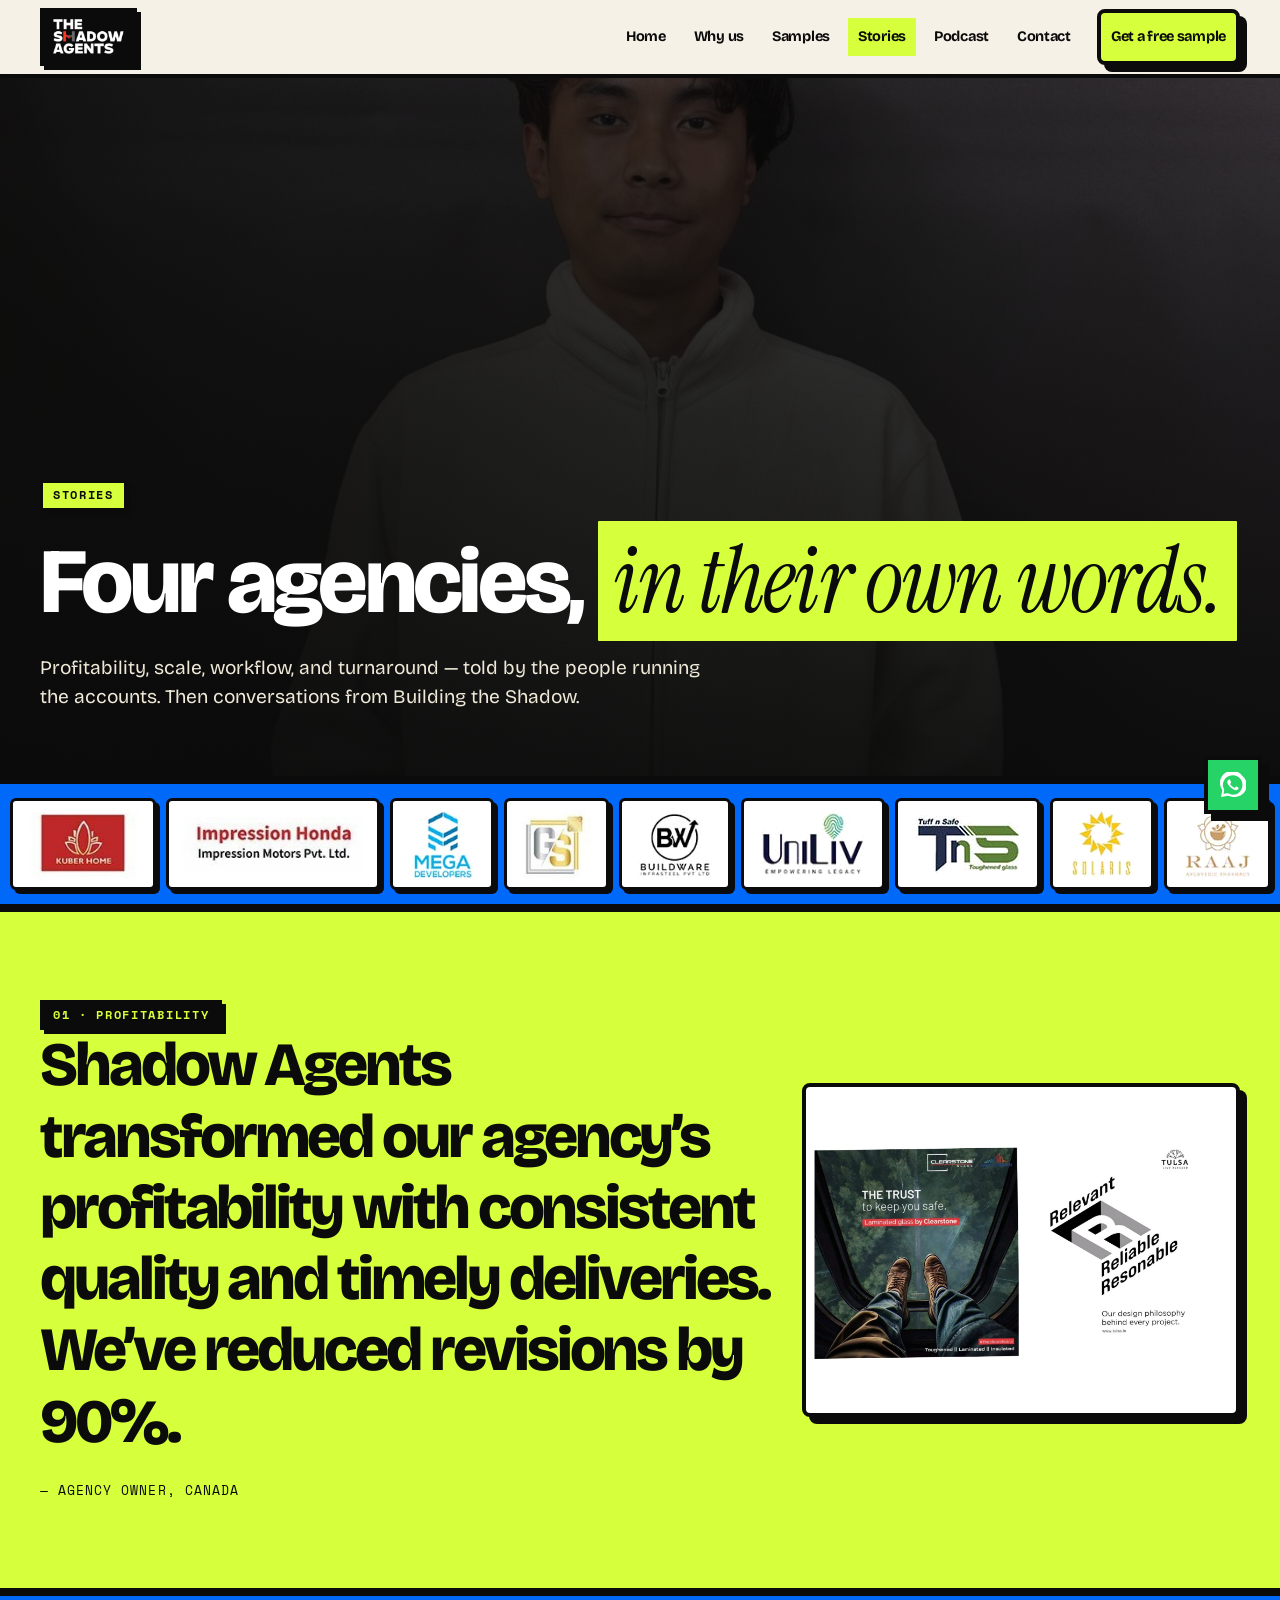
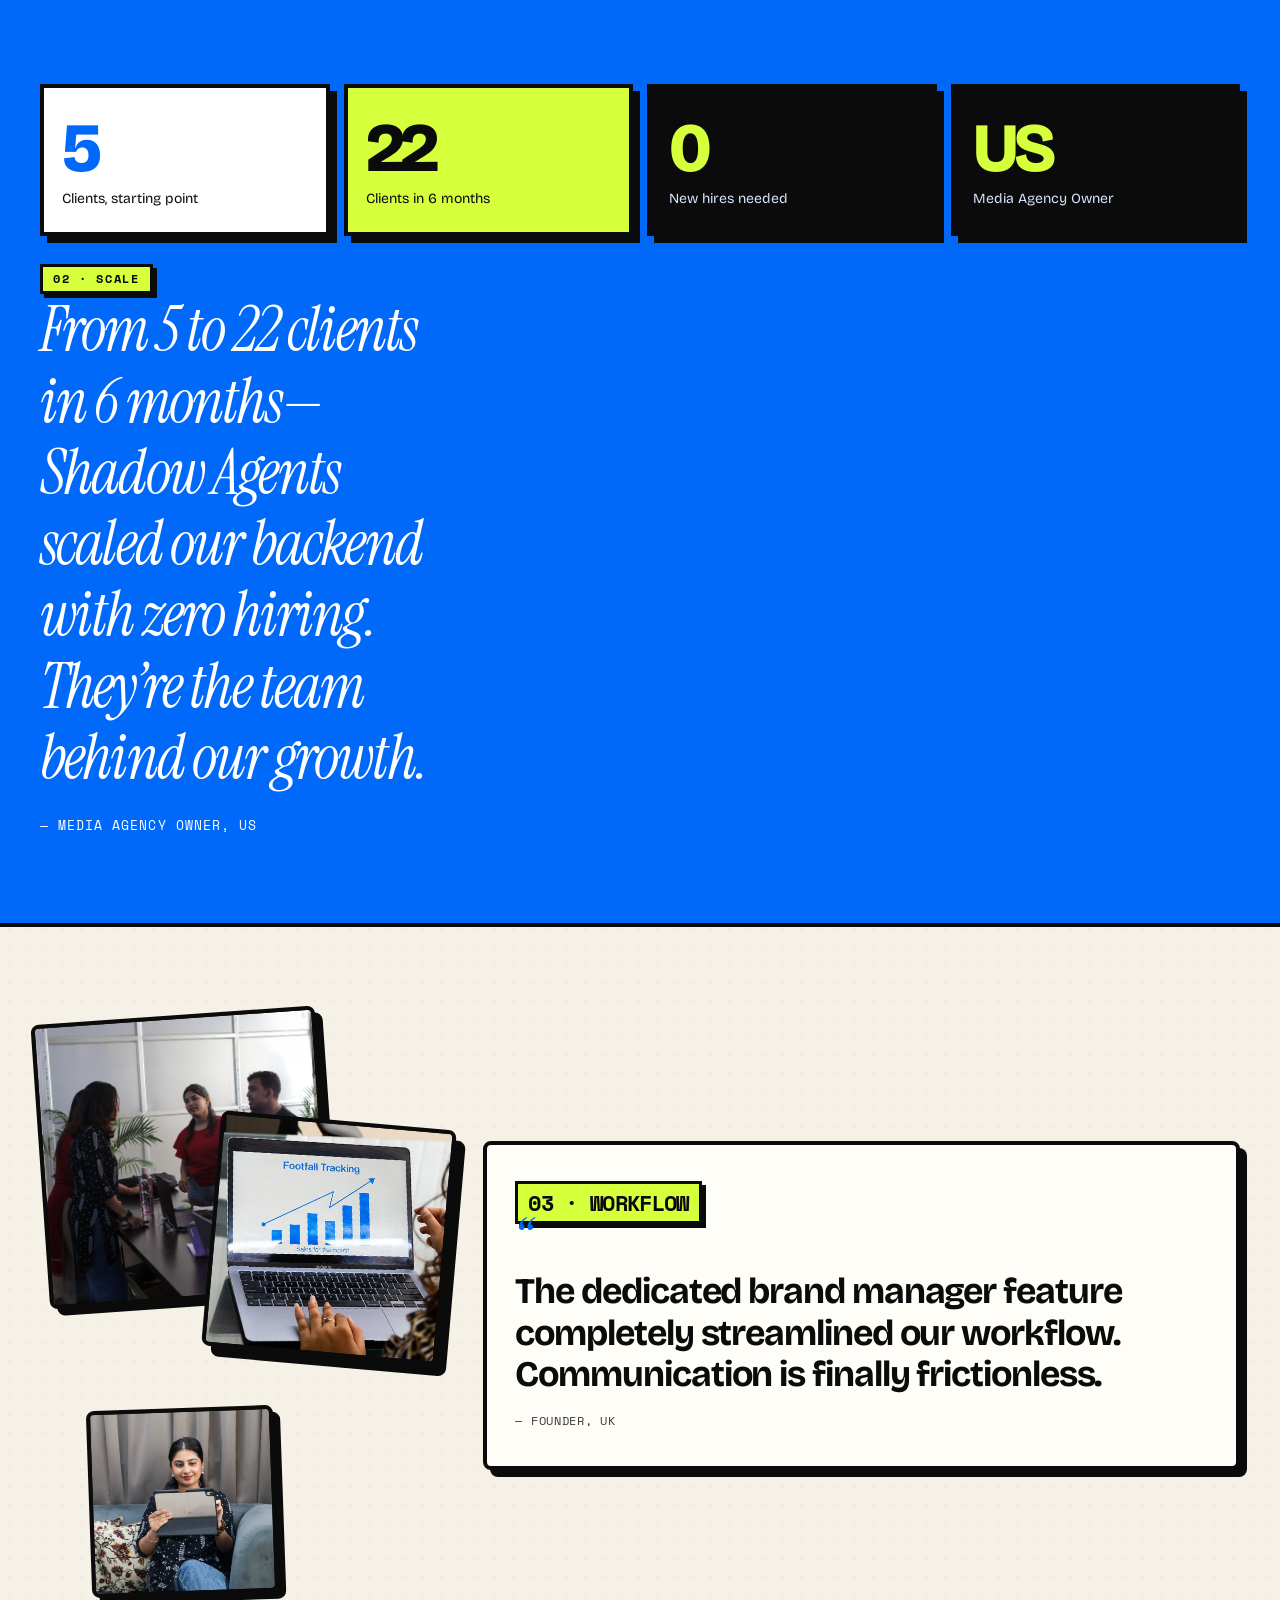
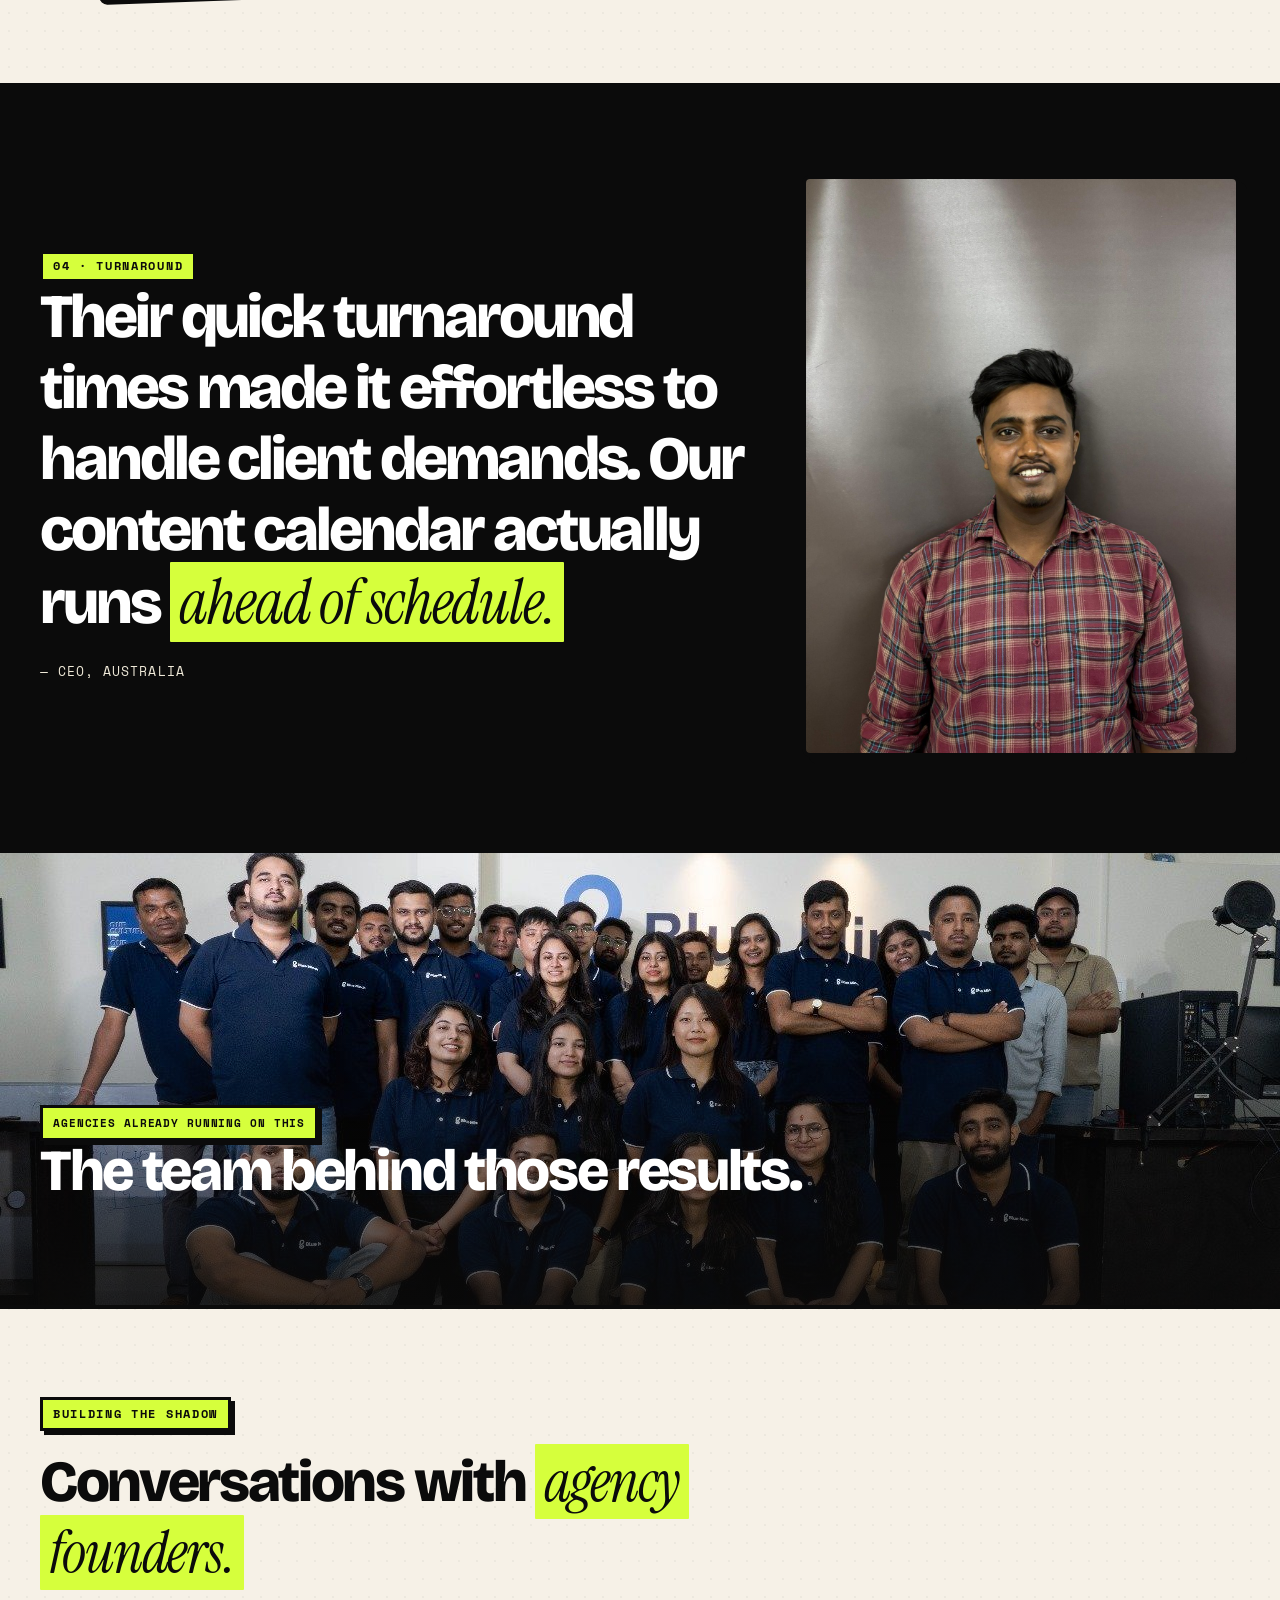
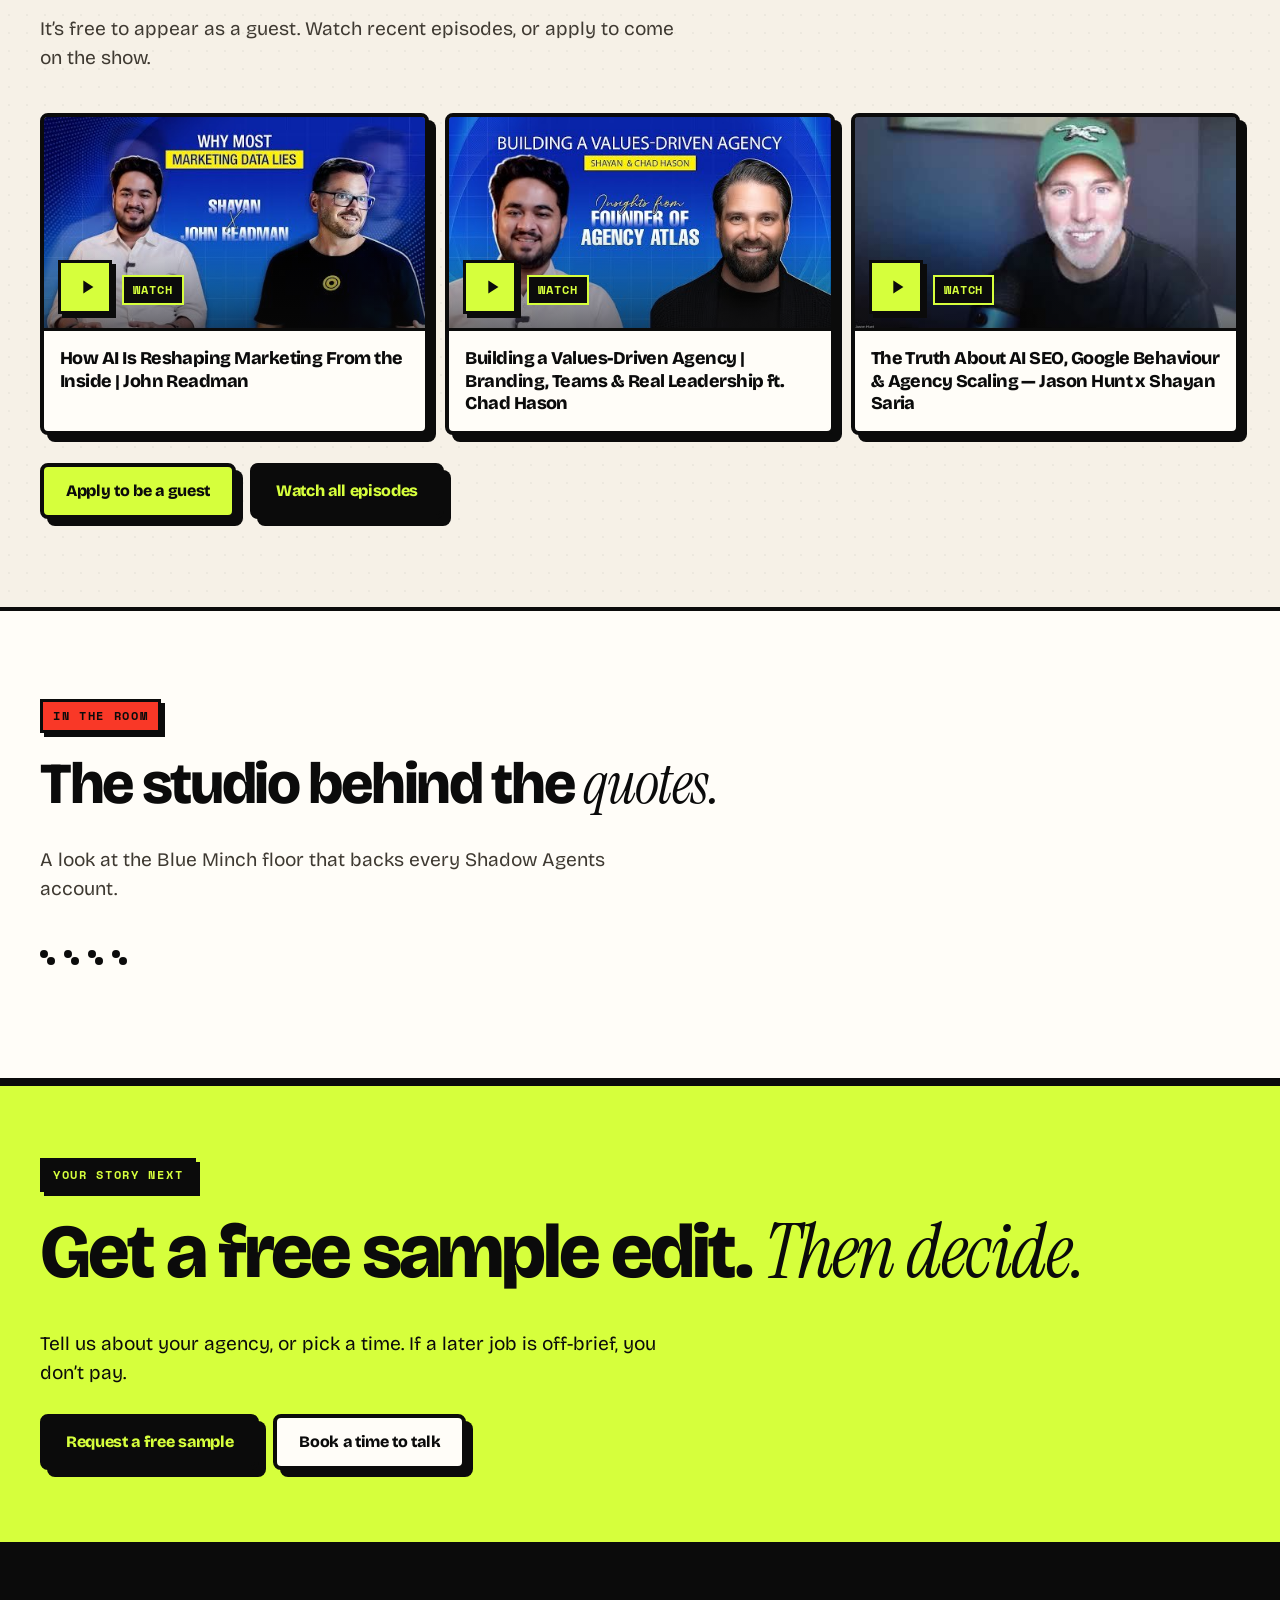
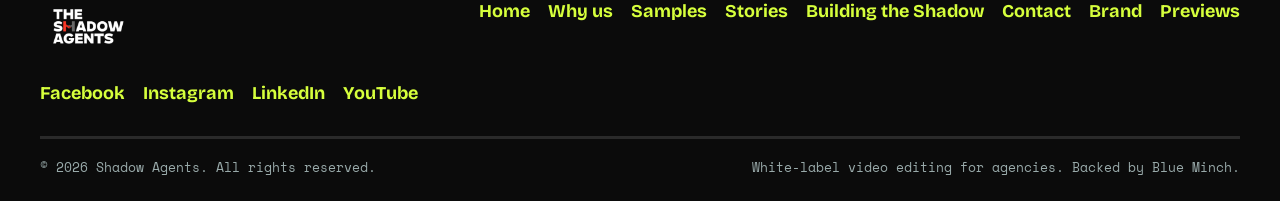
<file: stories.html>
<!DOCTYPE html>
<html lang="en">
<head>
<meta charset="UTF-8">
<meta name="viewport" content="width=device-width, initial-scale=1">
<title>Stories — Agencies already running on Shadow Agents</title>
<meta name="description" content="Agencies in Canada, the US, the UK, and Australia on profitability, scaling from 5 to 22 clients, frictionless brand-manager communication, and calendars that run ahead of schedule.">
<link rel="preconnect" href="https://fonts.googleapis.com">
<link rel="preconnect" href="https://fonts.gstatic.com" crossorigin>
<link href="https://fonts.googleapis.com/css2?family=Bricolage+Grotesque:opsz,wght@12..96,400;12..96,500;12..96,600;12..96,700;12..96,800&family=Instrument+Serif:ital@0;1&family=Space+Mono:ital,wght@0,400;0,700;1,400&display=swap" rel="stylesheet">
<style>
/* Shadow Agents v2 — neobrutalist system */
/* Shadow Agents v2 — neobrutalist system */
:root{
  --ink:#0B0B0B;
  --cream:#F6F1E7;
  --paper:#FFFDF8;
  --blue:#0069FA;
  --blue-deep:#003FA0;
  --red:#F93827;
  --lime:#D6FF3C;
  --muted:#3F3A32;
  --line:4px solid var(--ink);
  --line-sm:3px solid var(--ink);
  --shadow:7px 7px 0 var(--ink);
  --shadow-sm:4px 4px 0 var(--ink);
  --radius:8px;
  --font-display:"Bricolage Grotesque",sans-serif;
  --font-serif:"Instrument Serif",serif;
  --font-mono:"Space Mono",ui-monospace,monospace;
  --container:1200px;
  --nav-h:78px;
  --cta-h:64px;
  --ease:cubic-bezier(.2,.8,.2,1);
}
*,*::before,*::after{box-sizing:border-box}
html{scroll-behavior:smooth;scroll-padding-top:calc(var(--nav-h) + 16px)}
section[id],.section[id],#contact,#sample,#enquire-form,#edits,#compare,#system,#process,#who,#portfolio,#stories,#problem,#faq,#podcast-teaser{scroll-margin-top:calc(var(--nav-h) + 16px)}
html,body{margin:0;padding:0;overflow-x:clip;max-width:100%}
body{
  font-family:var(--font-display);
  font-size:18px;
  line-height:1.55;
  color:var(--ink);
  background:var(--cream);
  background-image:
    radial-gradient(rgba(11,11,11,.04) 1px, transparent 1px),
    linear-gradient(var(--cream),var(--cream));
  background-size:18px 18px, auto;
  -webkit-font-smoothing:antialiased;
  text-rendering:optimizeLegibility;
}
img,svg,video{max-width:100%;display:block;height:auto}
iframe{max-width:100%;display:block;border:0}
button,input,textarea,select{font:inherit;color:inherit}
a{color:var(--blue-deep)}
a:hover{color:var(--blue)}
:focus-visible{outline:3px solid var(--blue);outline-offset:3px}
.skip{
  position:absolute;left:12px;top:0;z-index:10000;
  width:1px;height:1px;padding:0;margin:-1px;
  overflow:hidden;clip:rect(0,0,0,0);clip-path:inset(50%);
  white-space:nowrap;border:0;background:transparent;color:var(--ink);
}
.skip:focus,.skip:focus-visible{
  width:auto;height:auto;margin:0;padding:8px 12px;
  clip:auto;clip-path:none;overflow:visible;
  border:var(--line-sm);background:var(--lime);color:var(--ink);
  font-weight:800;top:12px;
}

.wrap{width:min(var(--container),calc(100% - 40px));margin-inline:auto}
.section{padding:88px 0;position:relative}
.kicker{
  display:inline-flex;align-items:center;gap:8px;
  font-family:var(--font-mono);font-size:12px;font-weight:700;
  letter-spacing:.14em;text-transform:uppercase;
  background:var(--lime);color:var(--ink);
  border:var(--line-sm);padding:5px 10px;
  box-shadow:var(--shadow-sm);margin:0 0 16px;
}
.kicker.lime{background:var(--lime);color:var(--ink)}
.kicker.blue{background:var(--blue);color:#fff}
.kicker.red{background:var(--red);color:var(--ink)}
.kicker.ink{background:var(--ink);color:var(--lime)}
/* Keep kicker typography/color when nested in large quote type or colored bands */
.quote-blow p.kicker,
.band-ink .kicker.lime,
.band-blue .kicker.lime,
.band-red .kicker.lime,
.page-hero .kicker.lime,
.photo-band .kicker.lime,
.cta-band .kicker.lime{
  font-family:var(--font-mono);font-size:12px;font-weight:700;font-style:normal;
  letter-spacing:.14em;line-height:1.2;text-transform:uppercase;
  background:var(--lime);color:var(--ink);
}
.quote-blow p.kicker.ink,
.band-lime .kicker.ink,
.cta-band .kicker.ink{
  background:var(--ink);color:var(--lime);
}
.quote-blow p.kicker.blue{background:var(--blue);color:#fff}
.quote-blow p.kicker.red{background:var(--red);color:var(--ink)}
h1,h2,h3,h4{font-family:var(--font-display);font-weight:800;letter-spacing:-.04em;line-height:1.2;margin:0 0 .45em;color:var(--ink);position:relative;z-index:0}
h1{font-size:clamp(42px,7.2vw,84px);line-height:1.2}
h2{font-size:clamp(32px,4.6vw,58px);line-height:1.22}
h3{font-size:clamp(20px,2vw,26px);letter-spacing:-.03em;line-height:1.25}
.lede{font-size:clamp(17px,1.5vw,21px);line-height:1.5;color:var(--muted);max-width:40rem;margin:0}
.accent{font-family:var(--font-serif);font-style:italic;font-weight:400;letter-spacing:-.02em}
.mark,
.quote-blow .mark,
.quote-blow p .mark,
.accent.mark{
  background:var(--lime);
  color:var(--ink);
  padding:0 .16em;
  margin:0;
  border-radius:1px;
  -webkit-box-decoration-break:clone;
  box-decoration-break:clone;
}
.mark-blue{background:var(--blue);color:#fff}
.mark-red{background:var(--red);color:var(--ink)}
.center{text-align:center}
.center .lede,.center .kicker{margin-inline:auto}
.section-head{max-width:760px;margin-bottom:40px}

/* Buttons */
.btn{
  display:inline-flex;align-items:center;justify-content:center;gap:10px;
  min-height:56px;padding:0 22px;
  border:var(--line);border-radius:8px;
  font-weight:800;font-size:16px;letter-spacing:-.02em;line-height:1;
  text-decoration:none !important;cursor:pointer;
  box-shadow:var(--shadow);
  transition:transform .12s var(--ease), box-shadow .12s var(--ease), background .12s;
  white-space:nowrap;
}
.btn:hover{transform:translate(3px,3px);box-shadow:4px 4px 0 var(--ink)}
.btn:active{transform:translate(7px,7px);box-shadow:0 0 0 var(--ink)}
.btn-primary{background:var(--blue);color:#fff !important}
.btn-lime{background:var(--lime);color:var(--ink) !important}
.btn-ink{background:var(--ink);color:var(--lime) !important}
.btn-paper{background:var(--paper);color:var(--ink) !important}
.btn-red{background:var(--red);color:var(--ink) !important}
.btn-row{display:flex;flex-wrap:wrap;gap:14px}

/* Cards / frames */
.card{
  background:var(--paper);
  border:var(--line);
  border-radius:var(--radius);
  box-shadow:var(--shadow);
}
.frame{
  border:var(--line);
  border-radius:var(--radius);
  box-shadow:var(--shadow);
  overflow:hidden;
  background:#000;
  box-sizing:border-box;
  min-width:0;
  max-width:100%;
}
.frame > img{
  display:block;
  max-width:100%;
}

/* Nav */
.site-header{
  position:sticky;top:0;z-index:1000;
  height:var(--nav-h);
  display:flex;align-items:center;
  background:var(--cream);
  border-bottom:var(--line);
}
.site-header .wrap{display:flex;align-items:center;justify-content:space-between;gap:20px;width:min(var(--container),calc(100% - 32px))}
.logo{display:flex;align-items:center;text-decoration:none}

/* white logo needs a dark chip on cream */
.logo-chip{background:var(--ink);padding:6px 10px;border:var(--line-sm);box-shadow:var(--shadow-sm);display:flex;align-items:center;min-height:52px}
.logo-chip img{height:40px;width:auto;max-width:150px}
.wordmark{
  font-family:var(--font-display);
  font-weight:800;
  letter-spacing:-.04em;
  line-height:1.05;
  color:#fff;
  font-size:13px;
  text-transform:uppercase;
  text-decoration:none;
  display:block;
}
.logo-chip .wordmark{font-size:12px;letter-spacing:-.03em;line-height:1.05}
.wordmark .wm-h{color:var(--red)}
.wordmark-lg{font-size:clamp(28px,4vw,46px);line-height:1;text-align:center}
.logo-box.lime .wordmark:not(.logo-chip .wordmark){color:var(--ink)}
.logo-box.lime .logo-chip .wordmark{color:#fff}
.nav{display:flex;align-items:center;gap:8px}
.nav a{
  color:var(--ink);text-decoration:none;font-weight:700;font-size:14.5px;
  padding:8px 10px;letter-spacing:-.02em;
}
.nav a:hover,.nav a[aria-current="page"]{background:var(--lime)}
.nav-cta{margin-left:8px}
.menu-toggle{
  display:none;width:48px;height:48px;border:var(--line-sm);border-radius:8px;
  background:var(--lime);box-shadow:var(--shadow-sm);cursor:pointer;padding:0;
  align-items:center;justify-content:center;
}
.menu-toggle span,.menu-toggle span::before,.menu-toggle span::after{
  display:block;width:18px;height:3px;background:var(--ink);position:relative;border-radius:1px;
}
.menu-toggle span::before,.menu-toggle span::after{content:"";position:absolute;left:0}
.menu-toggle span::before{top:-6px}
.menu-toggle span::after{top:6px}
body.nav-open .menu-toggle span{background:transparent}
body.nav-open .menu-toggle span::before{top:0;transform:rotate(45deg)}
body.nav-open .menu-toggle span::after{top:0;transform:rotate(-45deg)}

/* Hero */
.hero{padding:48px 0 28px}
.hero-grid{display:grid;grid-template-columns:1.05fr .95fr;gap:40px;align-items:center}
.hero h1{margin-bottom:18px}
.hero .lede{margin-bottom:26px;max-width:36rem}
.badge-row{display:flex;flex-wrap:wrap;gap:10px;margin-top:22px}
.sticker{
  font-family:var(--font-mono);font-size:11px;font-weight:700;letter-spacing:.08em;text-transform:uppercase;
  border:var(--line-sm);padding:7px 10px;background:var(--paper);
  box-shadow:var(--shadow-sm);
}
.sticker.lime{background:var(--lime)}
.sticker.blue{background:var(--blue);color:#fff}
.sticker.red{background:var(--red);color:var(--ink)}
.sticker.rot{transform:rotate(-2deg)}
.sticker.rot2{transform:rotate(2.5deg)}
.video-frame{position:relative;aspect-ratio:16/9;background:#000}
.video-frame img,.video-frame iframe{width:100%;height:100%;object-fit:cover;position:absolute;inset:0}
.play-btn{
  position:absolute;inset:0;display:flex;align-items:center;justify-content:center;
  background:transparent;border:0;cursor:pointer;width:100%;color:var(--ink);
}
.play-btn i{
  width:84px;height:84px;border:var(--line);background:var(--lime);
  display:grid;place-items:center;box-shadow:var(--shadow);
  transition:transform .12s var(--ease);
}
.play-btn:hover i{transform:translate(3px,3px);box-shadow:4px 4px 0 var(--ink)}
.play-btn svg{width:30px;height:30px;margin-left:4px}

/* Marquee */
.marquee{
  overflow:hidden;border-top:var(--line);border-bottom:var(--line);
  background:var(--ink);color:var(--lime);
  padding:12px 0;
}
.marquee-track{
  display:flex;gap:0;width:max-content;
  animation:tick 32s linear infinite;
  font-family:var(--font-mono);font-weight:700;font-size:13px;letter-spacing:.12em;text-transform:uppercase;
}
.marquee-track span{padding:0 28px;white-space:nowrap}
.marquee-track span::before{content:"✦  ";color:var(--blue)}
@keyframes tick{to{transform:translateX(-50%)}}

/* Trust */
.trust{padding:28px 0;background:var(--blue);border-bottom:var(--line);color:#fff}
.trust-grid{display:grid;grid-template-columns:repeat(4,1fr);gap:14px}
.trust-item{display:flex;align-items:center;gap:12px;background:var(--ink);border:var(--line-sm);padding:14px;box-shadow:4px 4px 0 #001e4d}
.trust-item img{width:40px;height:40px;object-fit:contain;border-radius:4px;background:#fff;flex-shrink:0}
.trust-item strong{display:block;font-size:28px;letter-spacing:-.04em;line-height:1;color:var(--lime)}
.trust-item span{display:block;font-size:12px;line-height:1.3;margin-top:3px;color:#fff}

/* Grids */
.pain-grid{display:grid;grid-template-columns:repeat(3,1fr);gap:14px}
.pain-card{padding:22px 20px;background:var(--paper)}
.pain-card .num{font-family:var(--font-mono);font-weight:700;font-size:12px;color:var(--red);letter-spacing:.1em;margin-bottom:8px}
.bento{display:grid;grid-template-columns:repeat(2,minmax(0,1fr));gap:14px;align-items:stretch}
.system-card{padding:22px 20px;display:grid;grid-template-columns:auto minmax(0,1fr);gap:14px;align-items:start;background:var(--paper);height:100%;min-width:0}
.system-card img{width:58px;height:50px;object-fit:contain;flex-shrink:0}
.system-card p{margin:8px 0 0;color:var(--muted);font-size:15.5px}
.compare{width:100%;border-collapse:separate;border-spacing:0;background:var(--paper);border:var(--line);box-shadow:var(--shadow);overflow:hidden}
.compare th,.compare td{padding:14px 16px;text-align:left;border-bottom:3px solid var(--ink);border-right:3px solid var(--ink);font-size:15px;vertical-align:top}
.compare th{font-family:var(--font-mono);font-size:12px;letter-spacing:.08em;text-transform:uppercase}
.compare th:last-child,.compare td:last-child{border-right:0;background:#edf5ff}
.compare thead th:last-child{background:var(--blue);color:#fff}
.compare tr:last-child td{border-bottom:0}
.compare .yes{font-weight:800}
.compare .no{color:var(--ink)}

.steps{display:grid;grid-template-columns:repeat(4,1fr);gap:14px}
.step{padding:22px 18px;background:var(--paper);position:relative}
.step .n{font-family:var(--font-mono);font-weight:700;font-size:12px;letter-spacing:.12em;background:var(--ink);color:var(--lime);display:inline-block;padding:3px 8px;margin-bottom:12px}
.step p{margin:8px 0 0;color:var(--muted);font-size:15px}

.portfolio-grid{display:grid;grid-template-columns:repeat(4,1fr);gap:14px}
.short-card{position:relative;aspect-ratio:9/16;background:#111}
.short-card img,.short-card iframe{width:100%;height:100%;object-fit:cover;position:absolute;inset:0}
.short-card .play-btn i{width:64px;height:64px}
.play-btn{align-items:flex-end;justify-content:flex-start;padding:14px;gap:10px;background:linear-gradient(0deg,rgba(11,11,11,.55),transparent 45%)}
.play-btn i{width:54px;height:54px;border-width:3px;box-shadow:4px 4px 0 var(--ink)}
.play-btn svg{width:22px;height:22px;margin-left:3px}
.play-btn::after{content:"Watch";font:700 12px/1 "Space Mono",monospace;letter-spacing:.08em;text-transform:uppercase;background:var(--ink);color:var(--lime);border:2px solid var(--lime);padding:7px 9px;margin-bottom:9px}
.short-card .play-btn i{width:46px;height:46px}
.short-card .play-btn::after{content:none}
@media (max-width:600px){.play-btn{padding:10px}.play-btn i{width:46px;height:46px}.play-btn::after{font-size:11px;padding:6px 8px;margin-bottom:6px}}


.quote-grid{display:grid;grid-template-columns:1fr 1fr;gap:14px}
blockquote.quote{margin:0;padding:28px 24px;background:var(--paper)}
blockquote.quote p{margin:0;font-size:22px;line-height:1.25;letter-spacing:-.03em;font-weight:700}
blockquote.quote footer{margin-top:16px;font-family:var(--font-mono);font-size:12px;letter-spacing:.06em;text-transform:uppercase}
.qmark{font-family:var(--font-serif);font-style:italic;font-size:56px;line-height:.7;color:var(--blue);margin-bottom:8px}
.portfolio-quotes{margin-top:36px}
.portfolio-quotes .sticker{display:inline-block;margin-bottom:16px}
.portfolio-quotes blockquote.quote p{
  font-family:var(--font-serif);font-style:italic;font-weight:400;letter-spacing:-.02em;
  font-size:clamp(20px,2vw,24px);line-height:1.3;color:var(--ink);
}

.faq-list{display:flex;flex-direction:column;gap:10px;max-width:900px}
.faq-list details{background:var(--paper);border:var(--line);box-shadow:var(--shadow-sm);padding:0 20px}
.faq-list summary{
  cursor:pointer;list-style:none;font-weight:800;font-size:20px;letter-spacing:-.03em;
  padding:18px 0;display:flex;justify-content:space-between;gap:16px;align-items:center;
}
.faq-list summary::-webkit-details-marker{display:none}
.faq-list summary::after{content:"+";font-family:var(--font-mono);font-size:24px}
.faq-list details[open] summary::after{content:"–"}
.faq-list details p{margin:0 0 18px;color:var(--muted)}

.split{display:grid;grid-template-columns:1fr 1fr;gap:32px;align-items:center}
.contact-grid{display:grid;grid-template-columns:1fr 1fr;gap:18px;align-items:start}
.panel{padding:26px;background:var(--paper);color:var(--ink)}
.panel h3{margin-bottom:6px}
.panel .hint{color:var(--muted);font-size:15px;margin:0 0 18px}
.form-grid{display:grid;gap:12px}
.form-grid label{display:grid;gap:6px;font-family:var(--font-mono);font-size:11px;font-weight:700;letter-spacing:.1em;text-transform:uppercase}
.form-grid input{
  height:52px;border:var(--line-sm);border-radius:6px;padding:0 12px;background:#fff;
}
.form-status{font-size:14px;margin:8px 0 0;display:none;font-weight:700}
.calendly-embed{min-height:620px;width:100%;background:#fff;border:var(--line-sm)}
.alt-contact{display:flex;flex-wrap:wrap;gap:10px;margin-top:14px}

.site-footer{background:var(--ink);color:#fff;padding:48px 0 24px;border-top:var(--line)}
.foot-grid{display:flex;justify-content:space-between;gap:24px;flex-wrap:wrap;padding-bottom:28px;border-bottom:3px solid #2a2a2a}
.foot-links,.socials{display:flex;flex-wrap:wrap;gap:12px 18px}
.foot-links a,.socials a{color:var(--lime);text-decoration:none;font-weight:700}
.foot-links a:hover,.socials a:hover{color:#fff}
.legal{display:flex;justify-content:space-between;gap:12px;flex-wrap:wrap;padding-top:18px;color:#9aa;font-size:13px;font-family:var(--font-mono)}

.wa-fab{
  position:fixed;right:18px;bottom:86px;z-index:900;
  width:58px;height:58px;border:var(--line);background:#25D366;color:#fff;
  display:grid;place-items:center;box-shadow:var(--shadow);
}
.wa-fab:hover{transform:translate(3px,3px);box-shadow:4px 4px 0 var(--ink);color:#fff}
.wa-fab svg{width:26px;height:26px}

.mobile-cta{
  display:none;position:fixed;left:0;right:0;bottom:0;z-index:950;
  background:var(--ink);border-top:var(--line);padding:10px 12px;gap:8px;
}
.mobile-cta .btn{flex:1;min-height:48px;font-size:14px}

/* Podcast */
.hero-pod{position:relative;padding:0;min-height:82vh;display:flex;align-items:flex-end;border-bottom:var(--line);background:#0b0b0b;overflow:hidden;box-shadow:inset 0 0 0 4px var(--ink)}
.hero-pod .hero-bg{position:absolute;inset:0}
.hero-pod .hero-bg img,.hero-pod .hero-bg .ph{
  position:absolute;inset:0;width:100%;height:100%;object-fit:cover;object-position:78% 50%;border:0;
}
.hero-pod .hero-bg-video{
  position:absolute;inset:0;overflow:hidden;pointer-events:none;z-index:0;
}
.hero-pod .hero-bg-video iframe{
  position:absolute;top:50%;left:50%;
  width:177.78vh;height:100vh;min-width:100%;min-height:56.25vw;
  transform:translate(-50%,-50%) scale(1.12);
  border:0;pointer-events:none;max-width:none;
}
.hero-pod .hero-bg-fx{
  position:absolute;inset:0;pointer-events:none;z-index:1;
  background:
    linear-gradient(180deg,rgba(11,11,11,.55) 0%,rgba(11,11,11,.70) 52%,rgba(11,11,11,.85) 100%),
    linear-gradient(90deg,rgba(11,11,11,.62) 0%,rgba(11,11,11,.28) 42%,rgba(11,11,11,.12) 100%);
}
.hero-pod .hero-bg-fx::after{
  content:"";position:absolute;inset:0;pointer-events:none;opacity:.09;mix-blend-mode:overlay;
  background-image:url("data:image/svg+xml;utf8,<svg xmlns='http://www.w3.org/2000/svg' width='180' height='180'><filter id='n'><feTurbulence type='fractalNoise' baseFrequency='0.8' numOctaves='4' stitchTiles='stitch'/></filter><rect width='100%' height='100%' filter='url(%23n)'/></svg>");background-size:180px 180px;
}
.hero-pod .wrap{position:relative;z-index:2;padding:130px 0 64px;max-width:900px}
.hero-pod .wrap::before{
  content:"";position:absolute;left:-8%;bottom:-6%;width:min(740px,95%);height:min(560px,85%);
  background:radial-gradient(ellipse at 28% 55%,rgba(214,255,60,.22) 0%,rgba(214,255,60,.08) 42%,transparent 70%);
  pointer-events:none;z-index:0;filter:blur(2px);
}
.hero-pod .wrap > *{position:relative;z-index:1}
.hero-pod h1,.hero-pod .lede{color:#fff}
.hero-pod .lede{color:#efe9d8}
.hero-pod h1{line-height:1.18}
.hero-pod h1 .mark{color:var(--ink)}
.episode-grid{display:grid;grid-template-columns:repeat(3,1fr);gap:16px}
.episode-card{background:var(--paper);overflow:hidden}
.episode-card .embed{position:relative;aspect-ratio:16/9;background:#111;border-bottom:var(--line-sm);overflow:hidden}
.episode-card .embed img,.episode-card .embed iframe,.episode-card .embed .ph{width:100%;height:100%;object-fit:cover;position:absolute;inset:0;border:0}
.episode-card h3{padding:16px;font-size:18px;margin:0}
.benefit-grid,.topic-grid{display:grid;grid-template-columns:repeat(3,1fr);gap:14px}
.benefit-card,.topic-card{padding:22px 18px;background:var(--paper)}
.benefit-card img,.topic-card img{width:56px;height:56px;object-fit:contain;margin-bottom:12px}
.benefit-card p{margin:8px 0 0;color:var(--muted);font-size:15.5px}

/* Brand guidelines */
.swatch-grid{display:grid;grid-template-columns:repeat(4,1fr);gap:12px}
.swatch{overflow:hidden;background:var(--paper)}
.swatch .chip{height:100px;border-bottom:var(--line-sm)}
.swatch figcaption{padding:12px 14px;font-size:14px}
.swatch code{display:block;font-family:var(--font-mono);font-size:12px;margin-top:4px}
.type-specimen{padding:24px;background:var(--paper);margin-bottom:12px}
.do-dont{display:grid;grid-template-columns:1fr 1fr;gap:14px}
.do,.dont{padding:22px;background:var(--paper)}
.do h3{color:#0a7a2f}.dont h3{color:var(--red)}
.logo-row{display:grid;grid-template-columns:1fr 1fr;gap:14px}
.logo-box{padding:36px;display:grid;place-items:center;min-height:200px}
.logo-box.dark{background:var(--ink)}
.logo-box.blue{background:var(--blue)}
.logo-box.lime{background:var(--lime)}
.logo-box img{max-height:110px;width:auto}
.comp-row{display:flex;flex-wrap:wrap;gap:12px;align-items:center;margin:12px 0 24px}

/* Previews */
.preview-hero{padding:56px 0 36px;background:var(--ink);color:#fff;border-bottom:var(--line)}
.preview-hero h1,.preview-hero .lede{color:#fff}
.preview-hero .lede{color:#d9d3c4}
.tabs{display:flex;gap:10px;flex-wrap:wrap;margin:24px 0 0}
.tab-btn{background:var(--paper);border:var(--line);box-shadow:var(--shadow-sm);padding:10px 16px;cursor:pointer;font-weight:800;color:var(--ink)}
.tab-btn[aria-selected="true"]{background:var(--lime);color:var(--ink)}
.frames{display:grid;grid-template-columns:minmax(0,1fr) 390px;gap:28px;align-items:start;padding:36px 0 72px;width:100%}
.frames > .device:first-child,.browser,.browser-screen{width:100%;min-width:0}
.device{margin:0}
.device figcaption{text-align:center;margin-top:10px;font-family:var(--font-mono);font-size:11px;letter-spacing:.08em;text-transform:uppercase}
.browser{background:var(--ink);border:var(--line);box-shadow:var(--shadow);overflow:hidden;border-radius:8px}
.browser-bar{display:flex;align-items:center;gap:8px;padding:10px 12px;background:#111;border-bottom:3px solid var(--ink)}
.browser-bar .dots{display:flex;gap:6px}
.browser-bar .dots i{width:10px;height:10px;border:2px solid #fff;background:var(--red);display:block}
.browser-bar .dots i:nth-child(2){background:var(--lime)}
.browser-bar .dots i:nth-child(3){background:var(--blue)}
.browser-bar .url{flex:1;background:var(--cream);color:var(--ink);font-family:var(--font-mono);font-size:11px;padding:4px 8px;overflow:hidden;white-space:nowrap;text-overflow:ellipsis;border:2px solid var(--ink)}
.browser-screen{overflow:hidden;background:#fff;position:relative;aspect-ratio:1440/900}
.browser-screen iframe,.phone-screen iframe{max-width:none !important;position:absolute;top:0;left:0;border:0;transform-origin:top left}
.browser-screen iframe{width:1440px;height:900px}
.phone{width:390px;max-width:100%;background:var(--ink);border:var(--line);box-shadow:var(--shadow);border-radius:28px;padding:12px}
.phone-notch{width:110px;height:16px;background:#000;border:2px solid #222;border-radius:0 0 12px 12px;margin:0 auto 8px}
.phone-screen{width:100%;height:680px;overflow:hidden;background:#fff;position:relative;border:3px solid var(--ink)}
.phone-screen iframe{width:390px;height:844px}
[hidden]{display:none !important}

.band-ink{background:var(--ink);color:#fff;border-top:var(--line);border-bottom:var(--line)}
.band-ink h2,.band-ink h3{color:#fff}
.band-ink .lede{color:#d9d3c4}
.sticker.lime,.band-ink .sticker.lime{color:var(--ink)}
blockquote.quote,.band-ink blockquote.quote{color:var(--ink)}
blockquote.quote footer,.band-ink blockquote.quote footer{color:var(--ink);opacity:.8}

.band-blue{background:var(--blue);color:#fff;border-top:var(--line);border-bottom:var(--line)}
.band-blue h2{color:#fff}
.band-blue .lede,.band-blue .quote-blow footer,blockquote.quote-blow[style*='#fff'] footer{color:#fff}
.band-lime{background:var(--lime);border-top:var(--line);border-bottom:var(--line)}
.band-paper{background:var(--paper);border-top:var(--line);border-bottom:var(--line)}

.hero .reveal,.hero-pod .reveal,.preview-hero .reveal{opacity:1;transform:none}
.reveal{opacity:0;transform:translateY(16px)}
.reveal.in{opacity:1;transform:none;transition:opacity .5s var(--ease),transform .5s var(--ease)}

.workflow-panel{padding:16px;background:var(--paper);overflow:auto}
.workflow-panel img{width:100%;height:auto}
.workflow-alt{margin-top:14px}
.workflow-alt summary{cursor:pointer;font-weight:800}
.workflow-tall{max-height:560px;overflow:auto;margin-top:12px;border:var(--line);background:#fff}
.workflow-tall img{width:min(480px,100%);margin-inline:auto}

@media (prefers-reduced-motion:reduce){
  html{scroll-behavior:auto}
  .marquee-track{animation:none}
  .reveal{opacity:1;transform:none}
  .btn,.play-btn i{transition:none}
  .hero-bg-video{display:none !important}
}
@media (max-width:1100px){
  .hero-grid,.split,.contact-grid,.trust-grid,.frames{grid-template-columns:1fr}
  .bento{grid-template-columns:repeat(2,minmax(0,1fr))}
  .steps,.pain-grid,.swatch-grid,.portfolio-grid{grid-template-columns:1fr 1fr}
  .episode-grid,.benefit-grid,.topic-grid,.vs-grid,.contact-tiles{grid-template-columns:minmax(0,1fr)}
  .frames{justify-items:center}
  .mosaic{grid-template-columns:repeat(2,minmax(0,1fr));grid-auto-rows:auto;align-items:start}
  .mosaic .w2,.mosaic .w3,.mosaic .h2{grid-column:auto;grid-row:auto}
  .mosaic .frame{width:100%;height:auto;aspect-ratio:auto;overflow:hidden}
  .mosaic .frame img{width:100%;height:auto;max-width:100%;object-fit:contain;object-position:center;display:block;position:static;background:#111}
  .mosaic .frame:last-child:nth-child(odd){grid-column:1 / -1}
}
@media (max-width:820px){
  .menu-toggle{display:flex}
  .nav{
    display:none;position:absolute;top:var(--nav-h);left:0;right:0;
    background:var(--cream);flex-direction:column;align-items:stretch;
    padding:12px 16px 20px;border-bottom:var(--line);gap:4px;
  }
  body.nav-open .nav{display:flex}
  .nav a{padding:12px 8px}
  .nav-cta{margin:10px 0 0}
  .quote-grid,.do-dont,.logo-row,.compare{display:block}
  .compare thead{display:none}
  .compare tr{display:block;border-bottom:var(--line-sm);padding:8px 0}
  .compare td,.compare th{display:block;border:0;padding:6px 14px}
  .compare td:last-child{background:#edf5ff;margin:6px 10px 10px;border:var(--line-sm)}
  .compare td::before{content:attr(data-label) " · ";font-family:var(--font-mono);font-size:10px;letter-spacing:.08em;text-transform:uppercase}
  .section{padding:64px 0}
  .badge-row{padding-right:72px}
  .mobile-cta{display:flex}
  body{padding-bottom:var(--cta-h)}
  .wa-fab{bottom:80px;right:12px}
  .hero{padding:24px 0 calc(20px + var(--cta-h))}
  .hero h1{margin-bottom:12px}
  .hero .lede{margin-bottom:16px}
  .hero .btn-row{gap:10px}
  .badge-row{margin-top:14px}
  .hero-pod{min-height:0}
  .hero-pod .wrap{padding:32px 0 calc(24px + var(--cta-h))}
  .hero-pod .hero-bg-fx{
    background:
      linear-gradient(180deg,rgba(11,11,11,.58) 0%,rgba(11,11,11,.72) 48%,rgba(11,11,11,.88) 100%),
      linear-gradient(90deg,rgba(11,11,11,.70) 0%,rgba(11,11,11,.32) 55%,rgba(11,11,11,.16) 100%);
  }
}
@media (max-width:640px){
  .pain-grid,.portfolio-grid,.steps,.episode-grid,.benefit-grid,.topic-grid,.swatch-grid,.bento{grid-template-columns:minmax(0,1fr)}
  .btn-row{flex-direction:column}
  .hero .btn-row .btn,.hero-pod .btn-row .btn,#final-cta .btn{width:100%}
  .trust-grid{grid-template-columns:1fr 1fr}
  h1{font-size:clamp(36px,12vw,52px)}
}

/* ========== Inner pages — photo-heavy layouts ========== */
.page-hero{
  position:relative;min-height:78vh;display:flex;align-items:flex-end;
  border-bottom:var(--line);overflow:hidden;background:#0b0b0b;
}
.page-hero .hero-bg{position:absolute;inset:0}
.page-hero .hero-bg img,.page-hero .hero-bg .ph{
  width:100%;height:100%;object-fit:cover;position:absolute;inset:0;border:0;
}
.page-hero .hero-bg-fx{
  position:absolute;inset:0;pointer-events:none;
  background:
    linear-gradient(180deg,rgba(11,11,11,.2) 0%,rgba(11,11,11,.68) 52%,rgba(11,11,11,.92) 100%),
    linear-gradient(90deg,rgba(11,11,11,.7) 0%,rgba(11,11,11,.25) 48%,transparent 100%);
}
.page-hero .wrap{position:relative;z-index:2;padding:130px 0 64px}
.page-hero h1,.page-hero .lede{color:#fff}
.page-hero .lede{color:#efe9d8;max-width:42rem}
.page-hero h1{font-size:clamp(40px,8vw,92px);line-height:1.18;margin-bottom:18px}
.page-hero .btn-row{margin-top:26px}
.page-hero.hero-cream{background:var(--cream);min-height:auto;align-items:center}
.page-hero.hero-cream .hero-bg-fx{display:none}
.page-hero.hero-cream h1,.page-hero.hero-cream .lede{color:var(--ink)}
.page-hero.hero-cream .lede{color:var(--muted)}
.page-hero.hero-cream .wrap{padding:56px 0 36px}
.page-hero.hero-lime{background:var(--lime)}
.page-hero.hero-lime .hero-bg-fx{
  background:linear-gradient(180deg,rgba(11,11,11,.05),rgba(11,11,11,.55) 80%);
}
.page-hero .hero-bg-fx.soft{
  background:
    linear-gradient(180deg,rgba(11,11,11,.1) 0%,rgba(11,11,11,.55) 60%,rgba(11,11,11,.88) 100%),
    linear-gradient(90deg,rgba(11,11,11,.55) 0%,rgba(11,11,11,.15) 55%,transparent 100%);
}
.page-hero .reveal, .page-hero.hero-cream .reveal{opacity:1;transform:none}

.shadow-lg{box-shadow:10px 10px 0 var(--ink)}
.lift{transition:transform .16s var(--ease), box-shadow .16s var(--ease)}
.lift:hover{transform:translate(-3px,-3px);box-shadow:10px 10px 0 var(--ink)}

.logo-rail{
  overflow:hidden;border-top:var(--line);border-bottom:var(--line);
  background:var(--paper);padding:14px 0;
}
.logo-rail.ink{background:var(--ink)}
.logo-rail.blue{background:var(--blue)}
.logo-rail.lime{background:var(--lime)}
.logo-rail-track{display:flex;gap:10px;width:max-content;animation:tick 48s linear infinite;align-items:center;padding-inline:10px}
.logo-pill{
  height:92px;min-width:0;width:auto;padding:8px 14px;
  background:#fff;border:3px solid var(--ink);box-shadow:4px 4px 0 var(--ink);
  display:grid;place-items:center;border-radius:6px;box-sizing:border-box;
}
.logo-pill img{
  max-height:72px;max-width:180px;width:auto;height:auto;
  object-fit:contain;display:block;
}
.logo-rail.ink .logo-pill{background:var(--cream)}

.logo-wall, .logo-grid{
  display:grid;grid-template-columns:repeat(auto-fit,minmax(140px,1fr));gap:10px;
}
.logo-tile{
  background:#fff;border:var(--line-sm);box-shadow:var(--shadow-sm);
  padding:8px;height:100px;min-height:0;display:grid;place-items:center;border-radius:6px;
  box-sizing:border-box;
  transition:transform .16s var(--ease), box-shadow .16s var(--ease);
}
.logo-tile:hover{transform:translate(-3px,-3px) rotate(-1.5deg);box-shadow:8px 8px 0 var(--ink)}
.logo-tile img{
  max-height:76px;max-width:80%;width:auto;height:auto;
  object-fit:contain;display:block;
}
.logo-tile.ink{background:var(--ink)}

.photo-band{position:relative;min-height:460px;border-top:var(--line);border-bottom:var(--line);overflow:hidden;display:flex;align-items:flex-end}
.photo-band > img.band-img, .photo-band .band-img{
  width:100%;height:100%;object-fit:cover;position:absolute;inset:0;min-height:460px;
}
.photo-band .band-shade{
  position:absolute;inset:0;
  background:linear-gradient(180deg,transparent 30%,rgba(11,11,11,.78) 100%);
}
.photo-band .wrap{position:relative;z-index:1;padding:72px 0}
.photo-band h2,.photo-band .lede{color:#fff}
.photo-band .lede{color:#efe9d8}

.mosaic{display:grid;grid-template-columns:repeat(6,minmax(0,1fr));grid-auto-rows:minmax(140px,14vw);gap:10px;align-items:stretch}
.mosaic > *{min-width:0;min-height:0;max-width:100%;overflow:hidden;box-sizing:border-box}
.mosaic .frame{height:100%;width:100%;overflow:hidden}
.mosaic .frame img{width:100%;height:100%;max-width:100%;object-fit:cover;object-position:center;display:block;position:static}
.mosaic .w2{grid-column:span 2}
.mosaic .w3{grid-column:span 3}
.mosaic .h2{grid-row:span 2}

.collage{position:relative;min-height:540px}
.collage .piece{position:absolute;overflow:hidden}
.collage .piece img{width:100%;height:100%;object-fit:cover}

.hscroll{
  display:flex;gap:16px;overflow-x:auto;scroll-snap-type:x mandatory;
  padding:6px 2px 32px;scrollbar-color:var(--ink) var(--cream);
  -webkit-overflow-scrolling:touch;
}
.hscroll > *{flex:0 0 auto;scroll-snap-align:start;box-sizing:border-box}
.hscroll > .frame{position:relative;overflow:hidden}
.hscroll > .frame img{width:100%;height:100%;max-width:100%;object-fit:contain;object-position:center;position:absolute;inset:0;display:block}
.hscroll .short-card{width:min(260px,70vw)}
.hscroll .scroll-card{width:min(320px,78vw);background:var(--paper);overflow:hidden}
.hscroll .scroll-card .pic{aspect-ratio:4/3;overflow:hidden;border-bottom:var(--line-sm);background:#111}
.hscroll .scroll-card .pic img{width:100%;height:100%;object-fit:cover}
.hscroll .scroll-card .body{padding:18px 16px}
.hscroll .quote-card-img{width:min(280px,76vw)}
.hscroll .quote-card-img img{width:100%;height:auto;display:block}

.vs-grid{display:grid;grid-template-columns:repeat(3,minmax(0,1fr));gap:16px;align-items:stretch}
.vs-col{padding:28px 22px;background:var(--paper)}
.vs-col.mid{background:var(--cream)}
.vs-col.sa{background:var(--lime);transform:translateY(-14px);box-shadow:10px 10px 0 var(--ink)}
.vs-col h3{font-size:clamp(22px,2.4vw,32px);margin-bottom:8px}
.vs-col ul{list-style:none;padding:0;margin:16px 0 0}
.vs-col li{padding:11px 0;border-bottom:2px solid rgba(11,11,11,.14);font-weight:700;font-size:15.5px;line-height:1.35}
.vs-col li:last-child{border-bottom:0}

.timeline{display:flex;flex-direction:column;gap:0}
.tl-row{display:grid;grid-template-columns:1fr 1fr;gap:40px;align-items:center;padding:28px 0}
.tl-row + .tl-row{border-top:3px solid var(--ink)}
.tl-row.flip{direction:rtl}
.tl-row.flip > *{direction:ltr}
.tl-copy .n{font-family:var(--font-mono);font-weight:700;font-size:12px;letter-spacing:.12em;background:var(--ink);color:var(--lime);display:inline-block;padding:3px 8px;margin-bottom:12px}

.stat-blow{display:grid;grid-template-columns:repeat(4,minmax(0,1fr));gap:14px}
.stat-blow article{padding:22px 18px;background:var(--ink);color:#fff;border:var(--line);box-shadow:var(--shadow)}
.stat-blow .n{font-size:clamp(36px,5.4vw,76px);line-height:.9;letter-spacing:-.06em;font-weight:800;color:var(--lime);display:block}
.stat-blow span{display:block;margin-top:8px;font-size:14px;color:#d7e6ff}

.quote-blow{margin:0}
.quote-blow p{font-size:clamp(28px,4.8vw,64px);line-height:1.16;letter-spacing:-.05em;font-weight:800;margin:0;color:inherit}
.quote-blow p:not(.kicker){color:inherit}
.quote-blow.serif p{font-family:var(--font-serif);font-style:italic;font-weight:400;letter-spacing:-.03em}
.quote-blow footer{margin-top:22px;font-family:var(--font-mono);font-size:13px;letter-spacing:.08em;text-transform:uppercase}

.stack{position:relative;min-height:580px}
.stack .layer{position:absolute}

.sticker-cluster{display:flex;flex-wrap:wrap;gap:12px;align-items:center}
.sticker-cluster .sticker{font-size:12px;padding:9px 12px}

.contact-tiles{display:grid;grid-template-columns:repeat(3,minmax(0,1fr));gap:16px}
.contact-tile{padding:28px 22px;min-height:240px;display:flex;flex-direction:column;justify-content:space-between}
.contact-tile h3{font-size:clamp(26px,3vw,40px)}
.contact-tile p{margin:0 0 18px;color:inherit;opacity:.9}

.split-13{display:grid;grid-template-columns:1.25fr .75fr;gap:32px;align-items:center}
.split-31{display:grid;grid-template-columns:.75fr 1.25fr;gap:32px;align-items:center}
.feature-short{display:grid;grid-template-columns:minmax(0,.7fr) minmax(0,1.3fr);gap:36px;align-items:center}

.pain-run{display:flex;flex-direction:column;gap:0;border-top:var(--line)}
.pain-run article{display:grid;grid-template-columns:auto 1fr;gap:22px;align-items:center;padding:18px 0;border-bottom:var(--line)}
.pain-run .num-xl{font-family:var(--font-mono);font-size:clamp(42px,7vw,92px);line-height:.8;letter-spacing:-.08em;font-weight:700;color:var(--red)}
.pain-run h3{margin:0;font-size:clamp(22px,3vw,36px)}

.who-blow{display:grid;grid-template-columns:1fr 1fr;min-height:520px;border-top:var(--line);border-bottom:var(--line)}
.who-blow > div{padding:56px 40px;display:flex;flex-direction:column;justify-content:center}
.who-blow .yes{background:var(--lime);color:var(--ink);border-right:var(--line)}
.who-blow .no{background:var(--ink);color:#fff}
.who-blow h2{font-size:clamp(32px,4vw,56px)}
.who-blow .no h2{color:#fff}
.who-blow p{font-size:clamp(16px,1.6vw,20px);max-width:36rem;margin:0}

.cta-band{padding:72px 0;border-top:var(--line);border-bottom:var(--line)}
.cta-band h2{font-size:clamp(36px,6vw,76px);line-height:1.16}

.portrait-grid{display:grid;grid-template-columns:repeat(6,minmax(0,1fr));gap:10px}
.portrait-grid .frame{aspect-ratio:3/4;overflow:hidden;min-width:0;width:100%}
.portrait-grid img{width:100%;height:100%;max-width:100%;object-fit:cover;object-position:50% 20%;display:block;position:static}

.offset-img{transform:rotate(-2.5deg)}
.offset-img.r{transform:rotate(3deg)}

.band-red{background:var(--red);color:var(--ink);border-top:var(--line);border-bottom:var(--line)}
.band-red h2,.band-red h3{color:var(--ink)}
.band-red .lede{color:var(--ink)}
.band-red .pain-run .num-xl{color:var(--ink)}
.band-red .pain-run article{border-bottom-color:var(--ink)}
.band-red .pain-run{border-top-color:var(--ink)}
.band-red .pain-run h3{color:var(--ink)}

.mini-note{font-family:var(--font-mono);font-size:12px;letter-spacing:.06em;text-transform:uppercase;margin:10px 0 0}

@media (max-width:1080px){
  .menu-toggle{display:flex}
  .nav{
    display:none;position:absolute;top:var(--nav-h);left:0;right:0;
    background:var(--cream);flex-direction:column;align-items:stretch;
    padding:12px 16px 20px;border-bottom:var(--line);gap:4px;
  }
  body.nav-open .nav{display:flex}
  .nav a{padding:12px 8px}
  .nav-cta{margin:10px 0 0}
  .vs-grid,.contact-tiles{grid-template-columns:minmax(0,1fr)}
  .stat-blow{grid-template-columns:1fr 1fr}
  .logo-wall,.logo-grid{grid-template-columns:repeat(auto-fit,minmax(128px,1fr))}
  .portrait-grid{grid-template-columns:repeat(3,minmax(0,1fr))}
  .who-blow,.tl-row,.tl-row.flip,.split-13,.split-31,.feature-short{grid-template-columns:1fr;direction:ltr}
  .tl-row.flip > *{direction:ltr}
  .vs-col.sa{transform:none}
  .page-hero{min-height:0}
  .page-hero .wrap{padding:88px 0 48px}
  .who-blow .yes{border-right:0;border-bottom:var(--line)}
  .collage{min-height:420px}
}
@media (max-width:820px){
  .page-hero .wrap,.page-hero.hero-cream .wrap{padding:36px 0 calc(24px + var(--cta-h))}
  .cta-band{padding:48px 0 calc(36px + var(--cta-h))}
  .who-blow > div{padding:36px 22px}
  .stack{min-height:0;display:grid;gap:14px}
  .stack .layer{position:relative;inset:auto;transform:none !important;width:auto !important;height:auto !important;left:auto !important;top:auto !important;right:auto !important}
  .offset-img,.offset-img.r{transform:none !important}
  .phone-mock,.float-deco,.hide-mobile{display:none !important}
}
@media (max-width:640px){
  .stat-blow,.logo-wall,.logo-grid{grid-template-columns:repeat(2,minmax(0,1fr))}
  .vs-grid,.contact-tiles{grid-template-columns:minmax(0,1fr)}
  .portrait-grid{grid-template-columns:repeat(2,minmax(0,1fr))}
  .pain-run article{gap:12px}
  .logo-pill{height:80px;padding:6px 10px}
  .logo-pill img{max-height:64px;max-width:150px}
  .logo-tile{height:88px;padding:6px}
  .logo-tile img{max-height:64px;max-width:80%}
}
@media (prefers-reduced-motion:reduce){
  .logo-rail-track{animation:none}
  .lift,.logo-tile,.lift:hover,.logo-tile:hover{transition:none;transform:none}
}

/* === inner-page fixes === */
.band-ink .card h2, .band-ink .card h3,
.band-ink .scroll-card h3, .band-ink .episode-card h3,
.scroll-card h3{color:var(--ink)}
.band-ink .card p, .band-ink .scroll-card p, .scroll-card p{color:var(--muted)}
.scroll-card p{margin:8px 0 0;font-size:15.5px;line-height:1.45}
.page-hero .hero-bg-fx.soft{
  background:
    linear-gradient(180deg,rgba(11,11,11,.42) 0%,rgba(11,11,11,.74) 52%,rgba(11,11,11,.94) 100%),
    linear-gradient(90deg,rgba(11,11,11,.82) 0%,rgba(11,11,11,.45) 50%,rgba(11,11,11,.28) 100%);
}
@media (max-width:820px){
  .collage{min-height:0 !important;display:grid;grid-template-columns:1fr 1fr;gap:12px}
  .collage .piece:last-child:nth-child(odd){grid-column:1 / -1}
  .collage .piece{
    position:relative !important;inset:auto !important;
    width:auto !important;height:auto !important;
    left:auto !important;right:auto !important;top:auto !important;bottom:auto !important;
    transform:none !important;aspect-ratio:3/4;max-width:100%;
  }
  .page-hero .sticker-cluster,.page-hero .badge-row{padding-right:0;margin-bottom:8px}
  .contact-tiles{grid-template-columns:1fr}
  .quote-blow p{font-size:clamp(26px,9vw,40px)}
}
@media (max-width:640px){
  .contact-tiles{grid-template-columns:1fr}
}
/* === stories hero scrim === */

.page-hero .hero-bg img.shift{object-position:82% 45%}
.page-hero .hero-bg-fx.heavy{
  background:
    linear-gradient(180deg,rgba(11,11,11,.55) 0%,rgba(11,11,11,.78) 48%,rgba(11,11,11,.94) 100%),
    linear-gradient(90deg,rgba(11,11,11,.88) 0%,rgba(11,11,11,.62) 38%,rgba(11,11,11,.2) 100%);
}




</style>
<script>
window.saPh=function(img){
  if(!img||img.dataset.phDone)return;
  img.dataset.phDone="1";
  var label=(img.getAttribute("data-ph")||"IMAGE").toUpperCase();
  if(label.indexOf("LOGO")===0){
    var wm=document.createElement("span");
    var large=img.closest(".logo-box")&&!img.closest(".logo-chip");
    wm.className=large?"wordmark wordmark-lg":"wordmark";
    wm.setAttribute("role","img");
    wm.setAttribute("aria-label",img.alt||"The Shadow Agents");
    var name=label.indexOf("AGENCY")!==-1?"AGENCY":"AGENTS";
    wm.innerHTML=(large?"THE<br>S<span class=\"wm-h\">H</span>ADOW<br>":"THE S<span class=\"wm-h\">H</span>ADOW<br>")+name;
    img.replaceWith(wm);
    return;
  }
  var ratio=img.getAttribute("data-ratio")||"";
  var ph=document.createElement("div");
  ph.className="ph";
  if(ratio) ph.setAttribute("data-ratio",ratio);
  ph.setAttribute("role","img");
  ph.setAttribute("aria-label",img.alt||label);
  var icon='<svg viewBox="0 0 24 24" fill="none" stroke="currentColor" stroke-width="1.8" aria-hidden="true">';
  if(ratio==="16/9"||ratio==="9/16"){
    icon+='<rect x="3" y="5" width="18" height="14" rx="1"/><path d="M10 9l6 3-6 3V9z"/>';
  }else if(ratio==="1/1"){
    icon+='<rect x="4" y="4" width="16" height="16" rx="1"/><circle cx="9" cy="9" r="1.4" fill="currentColor" stroke="none"/><path d="M4 16l5-5 4 4 2-2 5 5"/>';
  }else{
    icon+='<rect x="3" y="5" width="18" height="14" rx="1"/><circle cx="8.5" cy="10" r="1.5" fill="currentColor" stroke="none"/><path d="M3 16l6-5 4 4 2-2 6 5"/>';
  }
  icon+='</svg>';
  ph.innerHTML=icon+'<span class="ph-label"></span>';
  ph.querySelector(".ph-label").textContent=label;
  img.replaceWith(ph);
};
document.addEventListener("DOMContentLoaded",function(){
  document.querySelectorAll("img").forEach(function(img){
    if(img.complete&&img.naturalWidth===0&&img.getAttribute("src")) window.saPh(img);
  });
});
</script>
</head>
<body>
<a class="skip" href="#main">Skip to content</a>
<header class="site-header">
  <div class="wrap">
    <a class="logo" href="index.html" aria-label="Shadow Agents home">
      <span class="logo-chip"><img data-ph="LOGO" data-ratio="logo" onerror="window.saPh&&saPh(this)" src="assets/logo-agents.png" alt="The Shadow Agents"></span>
    </a>
    <button class="menu-toggle" type="button" aria-expanded="false" aria-controls="site-nav" aria-label="Open menu"><span></span></button>
    <nav class="nav" id="site-nav">
      <a href="index.html">Home</a><a href="why-us.html">Why us</a><a href="samples.html">Samples</a><a href="stories.html" aria-current="page">Stories</a><a href="podcast.html">Podcast</a><a href="contact.html">Contact</a><a class="btn btn-lime nav-cta" href="contact.html">Get a free sample</a>
    </nav>
  </div>
</header>
<main id="main">

  <section class="page-hero">
    <div class="hero-bg"><img data-ph="PHOTO 16:9" data-ratio="16/9" onerror="window.saPh&&saPh(this)" src="assets/blueminch/photos/IMG_1492-scaled.jpg" alt="The team behind Shadow Agents and Blue Minch" class="shift"></div>
    <div class="hero-bg-fx heavy"></div>
    <div class="wrap">
      <p class="kicker lime">Stories</p>
      <h1>Four agencies, <span class="accent mark">in their own words.</span></h1>
      <p class="lede">Profitability, scale, workflow, and turnaround — told by the people running the accounts. Then conversations from Building the Shadow.</p>
    </div>
  </section>

  <div class="logo-rail blue" aria-hidden="true"><div class="logo-rail-track"><div class="logo-pill"><img data-ph="LOGO" data-ratio="logo" onerror="window.saPh&&saPh(this)" src="assets/blueminch/logos/Client-Logo-48.jpg" alt=""></div><div class="logo-pill"><img data-ph="LOGO" data-ratio="logo" onerror="window.saPh&&saPh(this)" src="assets/blueminch/logos/Client-Logo-49.jpg" alt=""></div><div class="logo-pill"><img data-ph="LOGO" data-ratio="logo" onerror="window.saPh&&saPh(this)" src="assets/blueminch/logos/Client-Logo-5.png" alt=""></div><div class="logo-pill"><img data-ph="LOGO" data-ratio="logo" onerror="window.saPh&&saPh(this)" src="assets/blueminch/logos/Client-Logo-50.jpg" alt=""></div><div class="logo-pill"><img data-ph="LOGO" data-ratio="logo" onerror="window.saPh&&saPh(this)" src="assets/blueminch/logos/Client-Logo-51.png" alt=""></div><div class="logo-pill"><img data-ph="LOGO" data-ratio="logo" onerror="window.saPh&&saPh(this)" src="assets/blueminch/logos/Client-Logo-52.png" alt=""></div><div class="logo-pill"><img data-ph="LOGO" data-ratio="logo" onerror="window.saPh&&saPh(this)" src="assets/blueminch/logos/Client-Logo-53.png" alt=""></div><div class="logo-pill"><img data-ph="LOGO" data-ratio="logo" onerror="window.saPh&&saPh(this)" src="assets/blueminch/logos/Client-Logo-54.png" alt=""></div><div class="logo-pill"><img data-ph="LOGO" data-ratio="logo" onerror="window.saPh&&saPh(this)" src="assets/blueminch/logos/Client-Logo-55.png" alt=""></div><div class="logo-pill"><img data-ph="LOGO" data-ratio="logo" onerror="window.saPh&&saPh(this)" src="assets/blueminch/logos/Client-Logo-56.png" alt=""></div><div class="logo-pill"><img data-ph="LOGO" data-ratio="logo" onerror="window.saPh&&saPh(this)" src="assets/blueminch/logos/Client-Logo-57.png" alt=""></div><div class="logo-pill"><img data-ph="LOGO" data-ratio="logo" onerror="window.saPh&&saPh(this)" src="assets/blueminch/logos/Client-Logo-58.png" alt=""></div><div class="logo-pill"><img data-ph="LOGO" data-ratio="logo" onerror="window.saPh&&saPh(this)" src="assets/blueminch/logos/Client-Logo-59.png" alt=""></div><div class="logo-pill"><img data-ph="LOGO" data-ratio="logo" onerror="window.saPh&&saPh(this)" src="assets/blueminch/logos/Client-Logo-6.png" alt=""></div><div class="logo-pill"><img data-ph="LOGO" data-ratio="logo" onerror="window.saPh&&saPh(this)" src="assets/blueminch/logos/Client-Logo-60.png" alt=""></div><div class="logo-pill"><img data-ph="LOGO" data-ratio="logo" onerror="window.saPh&&saPh(this)" src="assets/blueminch/logos/Client-Logo-61.png" alt=""></div><div class="logo-pill"><img data-ph="LOGO" data-ratio="logo" onerror="window.saPh&&saPh(this)" src="assets/blueminch/logos/Client-Logo-48.jpg" alt=""></div><div class="logo-pill"><img data-ph="LOGO" data-ratio="logo" onerror="window.saPh&&saPh(this)" src="assets/blueminch/logos/Client-Logo-49.jpg" alt=""></div><div class="logo-pill"><img data-ph="LOGO" data-ratio="logo" onerror="window.saPh&&saPh(this)" src="assets/blueminch/logos/Client-Logo-5.png" alt=""></div><div class="logo-pill"><img data-ph="LOGO" data-ratio="logo" onerror="window.saPh&&saPh(this)" src="assets/blueminch/logos/Client-Logo-50.jpg" alt=""></div><div class="logo-pill"><img data-ph="LOGO" data-ratio="logo" onerror="window.saPh&&saPh(this)" src="assets/blueminch/logos/Client-Logo-51.png" alt=""></div><div class="logo-pill"><img data-ph="LOGO" data-ratio="logo" onerror="window.saPh&&saPh(this)" src="assets/blueminch/logos/Client-Logo-52.png" alt=""></div><div class="logo-pill"><img data-ph="LOGO" data-ratio="logo" onerror="window.saPh&&saPh(this)" src="assets/blueminch/logos/Client-Logo-53.png" alt=""></div><div class="logo-pill"><img data-ph="LOGO" data-ratio="logo" onerror="window.saPh&&saPh(this)" src="assets/blueminch/logos/Client-Logo-54.png" alt=""></div><div class="logo-pill"><img data-ph="LOGO" data-ratio="logo" onerror="window.saPh&&saPh(this)" src="assets/blueminch/logos/Client-Logo-55.png" alt=""></div><div class="logo-pill"><img data-ph="LOGO" data-ratio="logo" onerror="window.saPh&&saPh(this)" src="assets/blueminch/logos/Client-Logo-56.png" alt=""></div><div class="logo-pill"><img data-ph="LOGO" data-ratio="logo" onerror="window.saPh&&saPh(this)" src="assets/blueminch/logos/Client-Logo-57.png" alt=""></div><div class="logo-pill"><img data-ph="LOGO" data-ratio="logo" onerror="window.saPh&&saPh(this)" src="assets/blueminch/logos/Client-Logo-58.png" alt=""></div><div class="logo-pill"><img data-ph="LOGO" data-ratio="logo" onerror="window.saPh&&saPh(this)" src="assets/blueminch/logos/Client-Logo-59.png" alt=""></div><div class="logo-pill"><img data-ph="LOGO" data-ratio="logo" onerror="window.saPh&&saPh(this)" src="assets/blueminch/logos/Client-Logo-6.png" alt=""></div><div class="logo-pill"><img data-ph="LOGO" data-ratio="logo" onerror="window.saPh&&saPh(this)" src="assets/blueminch/logos/Client-Logo-60.png" alt=""></div><div class="logo-pill"><img data-ph="LOGO" data-ratio="logo" onerror="window.saPh&&saPh(this)" src="assets/blueminch/logos/Client-Logo-61.png" alt=""></div></div></div>

  <section class="section band-lime">
    <div class="wrap split-13">
      <blockquote class="quote-blow reveal" style="color:var(--ink)">
        <p class="kicker ink">01 · Profitability</p>
        <p>Shadow Agents transformed our agency’s profitability with consistent quality and timely deliveries. We’ve reduced revisions by 90%.</p>
        <footer>— Agency Owner, Canada</footer>
      </blockquote>
      <div class="frame lift reveal"><img data-ph="PHOTO" data-ratio="4/5" onerror="window.saPh&&saPh(this)" src="assets/blueminch/photos/sowork.jpg" alt="Editors at work in the studio"></div>
    </div>
  </section>

  <section class="section band-blue">
    <div class="wrap">
      <div class="stat-blow" style="margin-bottom:28px">
        <article class="lift reveal" style="background:#fff;color:var(--ink)"><span class="n" style="color:var(--blue)">5</span><span style="color:var(--ink)">Clients, starting point</span></article>
        <article class="lift reveal" style="background:var(--lime);color:var(--ink)"><span class="n" style="color:var(--ink)">22</span><span style="color:var(--ink)">Clients in 6 months</span></article>
        <article class="lift reveal"><span class="n">0</span><span>New hires needed</span></article>
        <article class="lift reveal"><span class="n">US</span><span>Media Agency Owner</span></article>
      </div>
      <blockquote class="quote-blow serif reveal" style="color:#fff;max-width:22em">
        <p class="kicker lime">02 · Scale</p>
        <p style="color:#fff">From 5 to 22 clients in 6 months—Shadow Agents scaled our backend with zero hiring. They’re the team behind our growth.</p>
        <footer style="color:#fff">— Media Agency Owner, US</footer>
      </blockquote>
    </div>
  </section>

  <section class="section">
    <div class="wrap feature-short">
      <div class="stack reveal">
        <div class="layer frame" style="width:70%;top:0;left:0;transform:rotate(-4deg);z-index:1"><img data-ph="PHOTO" data-ratio="4/3" onerror="window.saPh&&saPh(this)" src="assets/blueminch/photos/cordination2.jpg" alt="Coordination and review in the studio"></div>
        <div class="layer frame shadow-lg" style="width:58%;top:18%;right:0;transform:rotate(5deg);z-index:2"><img data-ph="PHOTO" data-ratio="4/3" onerror="window.saPh&&saPh(this)" src="assets/blueminch/photos/photo-2.jpg" alt="A production review"></div>
        <div class="layer frame" style="width:46%;bottom:0;left:12%;transform:rotate(-2deg);z-index:3"><img data-ph="PHOTO" data-ratio="4/3" onerror="window.saPh&&saPh(this)" src="assets/blueminch/photos/wedo.jpg" alt="Team member at work"></div>
      </div>
      <blockquote class="quote card reveal" style="padding:36px 28px">
        <p class="kicker">03 · Workflow</p>
        <div class="qmark">“</div>
        <p style="font-size:clamp(24px,3vw,36px);line-height:1.15">The dedicated brand manager feature completely streamlined our workflow. Communication is finally frictionless.</p>
        <footer>— Founder, UK</footer>
      </blockquote>
    </div>
  </section>

  <section class="section band-ink">
    <div class="wrap split-13">
      <blockquote class="quote-blow reveal" style="color:#fff">
        <p class="kicker lime">04 · Turnaround</p>
        <p>Their quick turnaround times made it effortless to handle client demands. Our content calendar actually runs <span class="accent mark">ahead of schedule.</span></p>
        <footer style="color:#efe9d8">— CEO, Australia</footer>
      </blockquote>
      <div class="frame lift reveal"><img data-ph="PHOTO" data-ratio="4/5" onerror="window.saPh&&saPh(this)" src="assets/blueminch/photos/WhatsApp-Image-2025-07-04-at-17.54.55_37d01dc4-scaled.jpg" alt="Same-day delivery in the studio"></div>
    </div>
  </section>

  <section class="photo-band">
    <img data-ph="PHOTO" data-ratio="16/9" onerror="window.saPh&&saPh(this)" src="assets/blueminch/photos/hero.jpg" alt="The team behind the work" class="band-img">
    <div class="band-shade"></div>
    <div class="wrap">
      <span class="sticker lime rot">Agencies already running on this</span>
      <h2>The team behind those results.</h2>
    </div>
  </section>

  <section class="section">
    <div class="wrap">
      <div class="section-head reveal">
        <p class="kicker">Building the Shadow</p>
        <h2>Conversations with <span class="accent mark">agency founders.</span></h2>
        <p class="lede">It’s free to appear as a guest. Watch recent episodes, or apply to come on the show.</p>
      </div>
      <div class="episode-grid"><article class="episode-card card lift reveal">
      <div class="embed">
        <img data-ph="VIDEO THUMBNAIL 16:9" data-ratio="16/9" onerror="window.saPh&&saPh(this)" src="assets/ep-readman.jpg" alt="How AI Is Reshaping Marketing From the Inside | John Readman">
        <button class="play-btn" type="button" data-yt="IdzddcuZr0Y" data-title="How AI Is Reshaping Marketing From the Inside | John Readman"><i><svg viewBox="0 0 24 24" fill="currentColor" aria-hidden="true"><path d="M8 5v14l11-7L8 5z"/></svg></i><span style="position:absolute;width:1px;height:1px;overflow:hidden;clip:rect(0,0,0,0)">Play How AI Is Reshaping Marketing From the Inside | John Readman</span></button>
      </div>
      <h3>How AI Is Reshaping Marketing From the Inside | John Readman</h3>
    </article><article class="episode-card card lift reveal">
      <div class="embed">
        <img data-ph="VIDEO THUMBNAIL 16:9" data-ratio="16/9" onerror="window.saPh&&saPh(this)" src="assets/ep-hason.jpg" alt="Building a Values-Driven Agency | Branding, Teams &amp; Real Leadership ft. Chad Hason">
        <button class="play-btn" type="button" data-yt="LmXDE0sU_Vo" data-title="Building a Values-Driven Agency | Branding, Teams &amp; Real Leadership ft. Chad Hason"><i><svg viewBox="0 0 24 24" fill="currentColor" aria-hidden="true"><path d="M8 5v14l11-7L8 5z"/></svg></i><span style="position:absolute;width:1px;height:1px;overflow:hidden;clip:rect(0,0,0,0)">Play Building a Values-Driven Agency | Branding, Teams &amp; Real Leadership ft. Chad Hason</span></button>
      </div>
      <h3>Building a Values-Driven Agency | Branding, Teams &amp; Real Leadership ft. Chad Hason</h3>
    </article><article class="episode-card card lift reveal">
      <div class="embed">
        <img data-ph="VIDEO THUMBNAIL 16:9" data-ratio="16/9" onerror="window.saPh&&saPh(this)" src="assets/ep-hunt.jpg" alt="The Truth About AI SEO, Google Behaviour &amp; Agency Scaling — Jason Hunt x Shayan Saria">
        <button class="play-btn" type="button" data-yt="IYSPXkht76w" data-title="The Truth About AI SEO, Google Behaviour &amp; Agency Scaling — Jason Hunt x Shayan Saria"><i><svg viewBox="0 0 24 24" fill="currentColor" aria-hidden="true"><path d="M8 5v14l11-7L8 5z"/></svg></i><span style="position:absolute;width:1px;height:1px;overflow:hidden;clip:rect(0,0,0,0)">Play The Truth About AI SEO, Google Behaviour &amp; Agency Scaling — Jason Hunt x Shayan Saria</span></button>
      </div>
      <h3>The Truth About AI SEO, Google Behaviour &amp; Agency Scaling — Jason Hunt x Shayan Saria</h3>
    </article></div>
      <div class="btn-row" style="margin-top:28px">
        <a class="btn btn-lime" href="podcast.html">Apply to be a guest</a>
        <a class="btn btn-ink" href="podcast.html#conversations">Watch all episodes</a>
      </div>
    </div>
  </section>

  <section class="section band-paper">
    <div class="wrap">
      <div class="section-head reveal">
        <p class="kicker red">In the room</p>
        <h2>The studio behind the <span class="accent">quotes.</span></h2>
        <p class="lede">A look at the Blue Minch floor that backs every Shadow Agents account.</p>
      </div>
    </div>
    <div class="hscroll" style="padding-inline:max(20px, calc((100% - var(--container))/2))">
      <div class="frame lift"><img data-ph="PHOTO" data-ratio="4/3" onerror="window.saPh&&saPh(this)" src="assets/blueminch/photos/IMG-20250704-WA0009-scaled.jpg" alt="Studio floor"></div>
      <div class="frame lift"><img data-ph="PHOTO" data-ratio="4/3" onerror="window.saPh&&saPh(this)" src="assets/blueminch/photos/IMG-20250704-WA0015-scaled.jpg" alt="A working session"></div>
      <div class="frame lift"><img data-ph="PHOTO" data-ratio="4/3" onerror="window.saPh&&saPh(this)" src="assets/blueminch/photos/IMG-20250704-WA0019-scaled.jpg" alt="Editors at their desks"></div>
      <div class="frame lift"><img data-ph="PHOTO" data-ratio="4/3" onerror="window.saPh&&saPh(this)" src="assets/blueminch/photos/IMG-20250704-WA0024-scaled.jpg" alt="The team between reviews"></div>
    </div>
  </section>

  <section class="cta-band" style="background:var(--lime)">
    <div class="wrap reveal">
      <p class="kicker ink">Your story next</p>
      <h2>Get a free sample edit. <span class="accent">Then decide.</span></h2>
      <p class="lede" style="color:var(--ink)">Tell us about your agency, or pick a time. If a later job is off-brief, you don’t pay.</p>
      <div class="btn-row" style="margin-top:26px">
        <a class="btn btn-ink" href="contact.html">Request a free sample</a>
        <a class="btn btn-paper" href="https://calendly.com/seo-blueminch/30min?hide_event_type_details=1&hide_gdpr_banner=1" target="_blank" rel="noopener">Book a time to talk</a>
      </div>
    </div>
  </section>


</main>
<footer class="site-footer">
  <div class="wrap">
    <div class="foot-grid">
      <a class="logo" href="index.html"><span class="logo-chip"><img data-ph="LOGO" data-ratio="logo" onerror="window.saPh&&saPh(this)" src="assets/logo-agents.png" alt="The Shadow Agents"></span></a>
      <div class="foot-links">
        <a href="index.html">Home</a>
        <a href="why-us.html">Why us</a>
        <a href="samples.html">Samples</a>
        <a href="stories.html">Stories</a>
        <a href="podcast.html">Building the Shadow</a>
        <a href="contact.html">Contact</a>
        <a href="brand-guidelines.html">Brand</a>
        <a href="previews.html">Previews</a>
      </div>
      <div class="socials">
        <a href="https://www.facebook.com/people/Shadow-Agency/61574427526599/" target="_blank" rel="noopener">Facebook</a>
        <a href="https://www.instagram.com/shadowagents1/" target="_blank" rel="noopener">Instagram</a>
        <a href="https://www.linkedin.com/company/the-shadow-agents/" target="_blank" rel="noopener">LinkedIn</a>
        <a href="https://www.youtube.com/@ShadowAgents-j1n" target="_blank" rel="noopener">YouTube</a>
      </div>
    </div>
    <div class="legal">
      <span>© 2026 Shadow Agents. All rights reserved.</span>
      <span>White-label video editing for agencies. Backed by Blue Minch.</span>
    </div>
  </div>
</footer>
<a class="wa-fab" href="https://wa.me/+918900754383?text=Hi%20Shadow%20Agents%20%E2%80%94%20I%27d%20like%20a%20free%20sample%20edit." target="_blank" rel="noopener" aria-label="Chat on WhatsApp"><svg viewBox="0 0 24 24" fill="currentColor" aria-hidden="true"><path d="M20.5 3.5A11 11 0 0 0 2.1 16.7L1 23l6.5-1.1A11 11 0 0 0 12 23a11 11 0 0 0 8.5-19.5zM12 21a9 9 0 0 1-4.6-1.3l-.3-.2-3.8.6.6-3.7-.2-.3A9 9 0 1 1 12 21zm5-6.7c-.3-.1-1.6-.8-1.8-.9s-.4-.1-.6.1-.7.9-.8 1-.3.2-.6.1a7.4 7.4 0 0 1-2.2-1.4 8.2 8.2 0 0 1-1.5-1.9c-.2-.3 0-.4.1-.6l.4-.5.2-.3a.5.5 0 0 0 0-.5l-.8-2c-.2-.5-.4-.4-.6-.4h-.5a1 1 0 0 0-.7.3 2.9 2.9 0 0 0-.9 2.2 5 5 0 0 0 1.1 2.6 11.5 11.5 0 0 0 4.4 3.9 5.2 5.2 0 0 0 3 .8 2.5 2.5 0 0 0 1.7-1.1 2 2 0 0 0 .1-1.1c-.1-.2-.3-.2-.6-.3z"/></svg></a>

<div class="mobile-cta" role="region" aria-label="Quick actions">
  <a class="btn btn-lime" href="contact.html">Get a free sample</a>
  <a class="btn btn-primary" href="https://calendly.com/seo-blueminch/30min?hide_event_type_details=1&hide_gdpr_banner=1" target="_blank" rel="noopener">Book a call</a>
</div>


<script>
(function(){
  const body = document.body;
  const toggle = document.querySelector(".menu-toggle");
  const nav = document.getElementById("site-nav");
  if(toggle && nav){
    toggle.addEventListener("click", () => {
      const open = body.classList.toggle("nav-open");
      toggle.setAttribute("aria-expanded", open ? "true" : "false");
      toggle.setAttribute("aria-label", open ? "Close menu" : "Open menu");
    });
    nav.querySelectorAll("a").forEach(a => a.addEventListener("click", () => {
      body.classList.remove("nav-open");
      toggle.setAttribute("aria-expanded","false");
    }));
  }
  const io = ("IntersectionObserver" in window) ? new IntersectionObserver((entries)=>{
    entries.forEach(e => { if(e.isIntersecting){ e.target.classList.add("in"); io.unobserve(e.target); } });
  }, {threshold: 0.1}) : null;
  document.querySelectorAll(".reveal").forEach(el => io ? io.observe(el) : el.classList.add("in"));

  document.querySelectorAll("[data-yt]").forEach(btn => {
    btn.addEventListener("click", () => {
      const id = btn.getAttribute("data-yt");
      const host = btn.closest(".video-frame, .short-card, .embed");
      if(!host || !id) return;
      const iframe = document.createElement("iframe");
      iframe.src = "https://www.youtube.com/embed/" + id + "?autoplay=1&rel=0&playsinline=1&cc_load_policy=1";
      iframe.setAttribute("allow","accelerometer; autoplay; clipboard-write; encrypted-media; gyroscope; picture-in-picture; web-share");
      iframe.setAttribute("allowfullscreen","");
      iframe.title = btn.getAttribute("data-title") || "Shadow Agents video";
      host.innerHTML = "";
      host.appendChild(iframe);
    });
  });

  const form = document.getElementById("enquire-form");
  if(form){
    form.addEventListener("submit", function(e){
      e.preventDefault();
      const fd = new FormData(form);
      const name = (fd.get("your-name")||"").trim();
      const phone = (fd.get("tel-951")||"").trim();
      const email = (fd.get("email-141")||"").trim();
      const agency = (fd.get("text-974")||"").trim();
      const msg = "Hi Shadow Agents — I'd like a free sample edit.%0A%0AName: "+encodeURIComponent(name)+"%0APhone: "+encodeURIComponent(phone)+"%0AEmail: "+encodeURIComponent(email)+"%0AAgency: "+encodeURIComponent(agency);
      const status = document.getElementById("form-status");
      if(status){ status.style.display="block"; status.textContent="Opening WhatsApp with your sample request. You can also book a time on the calendar." }
      window.open("https://wa.me/+918900754383?text="+msg, "_blank", "noopener");
    });
  }
})();
</script>

</body>
</html>
</file>
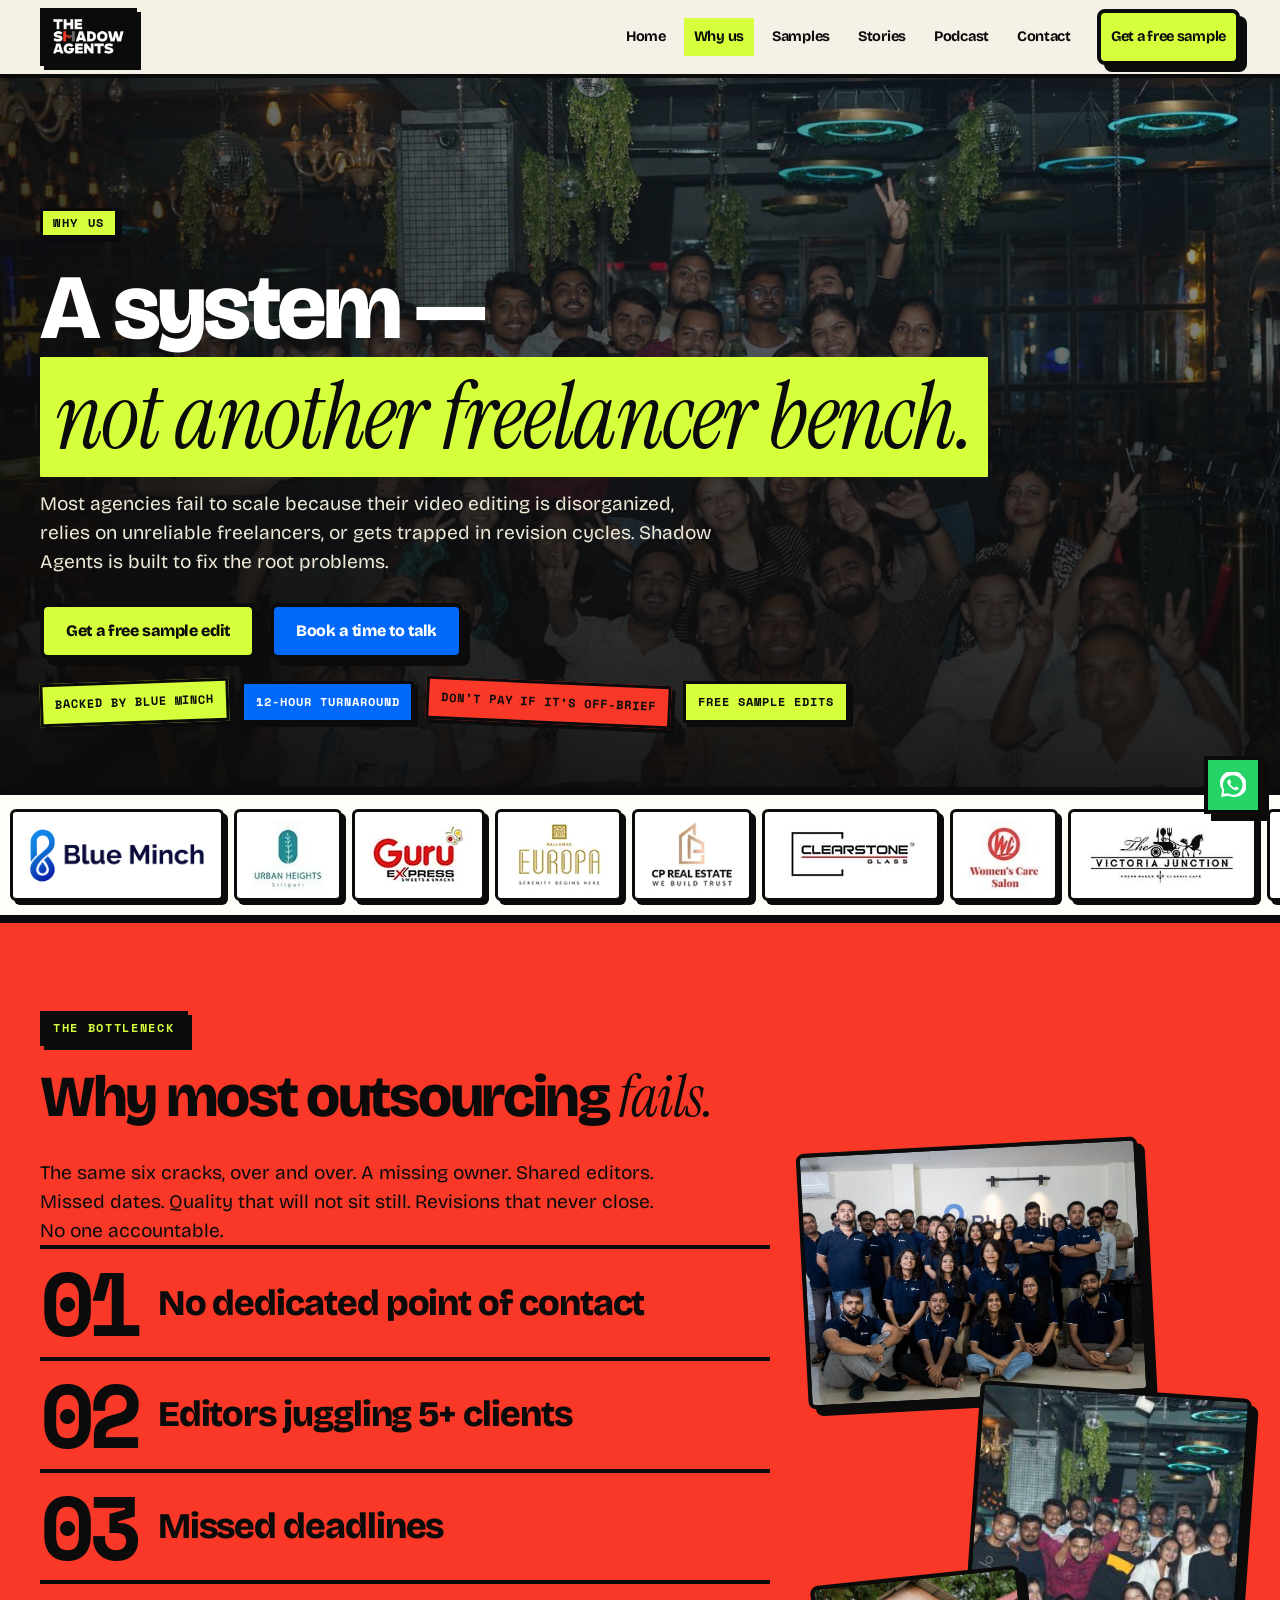
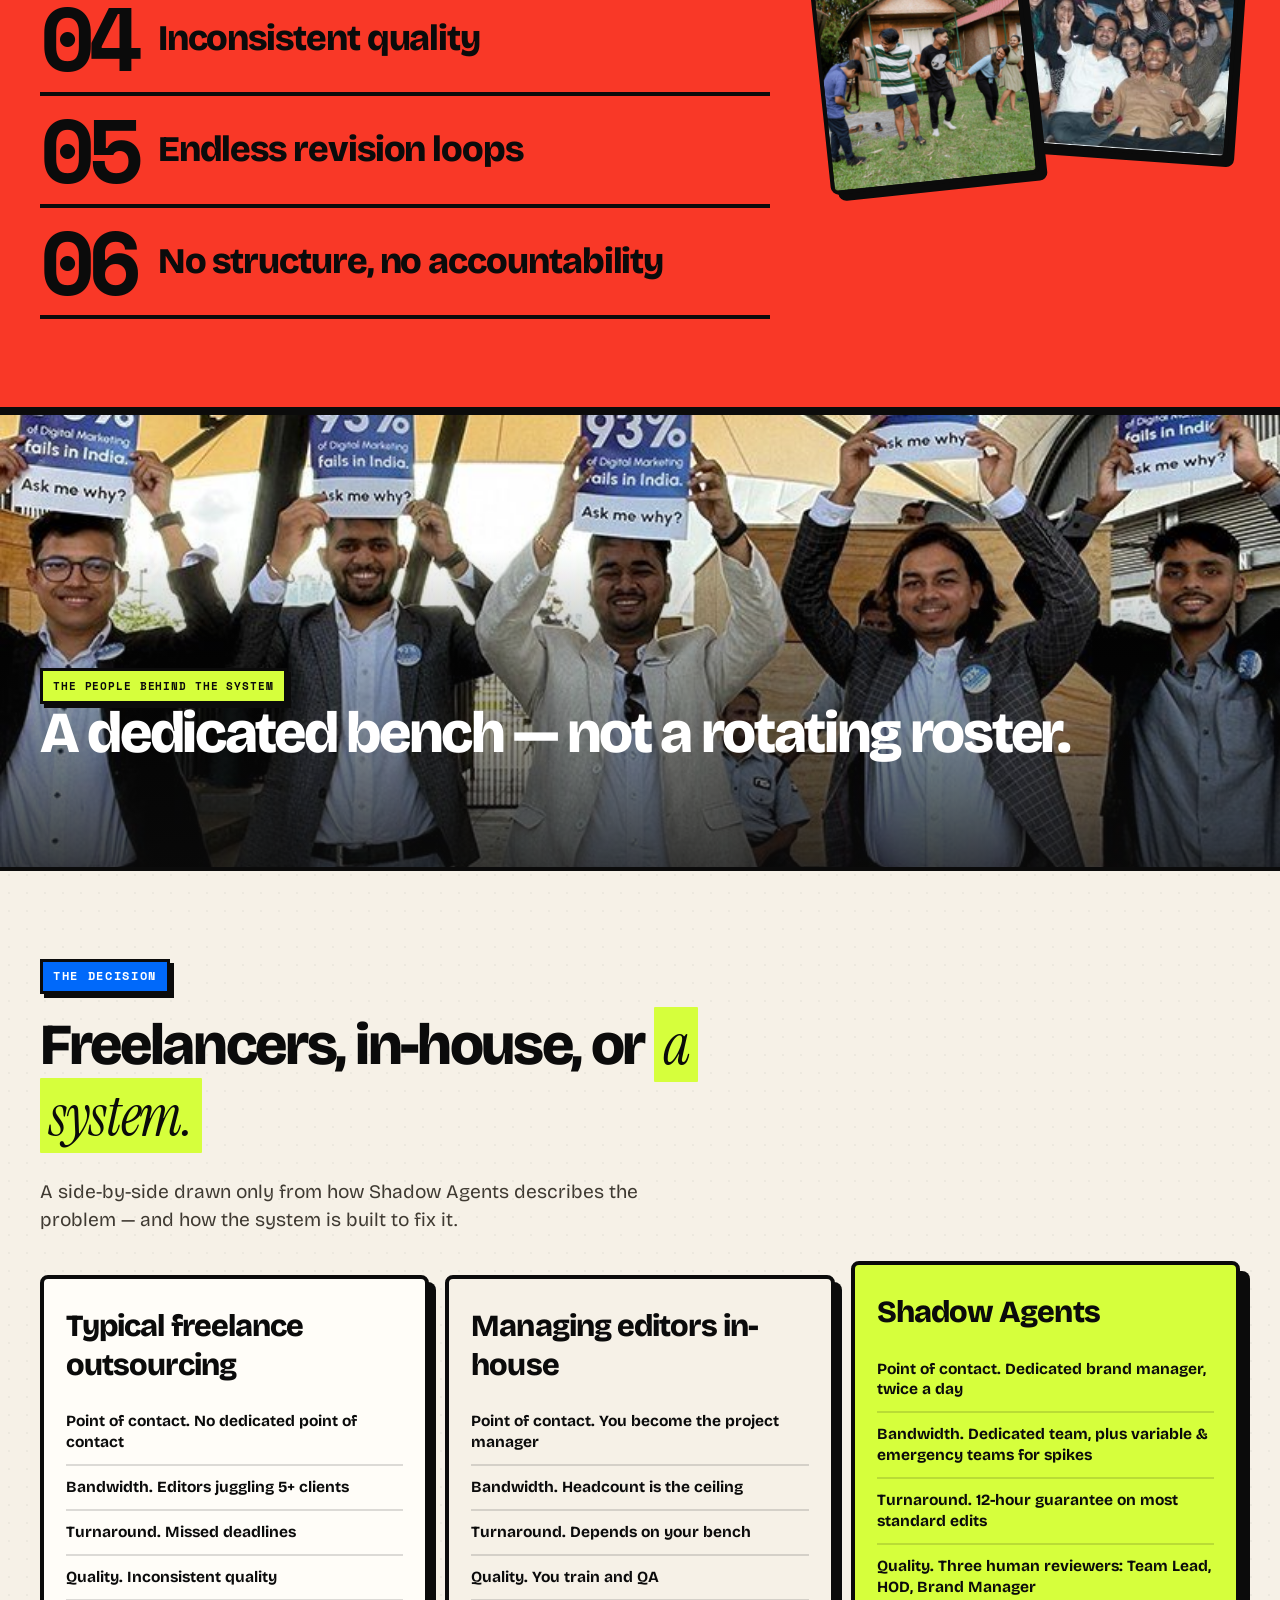
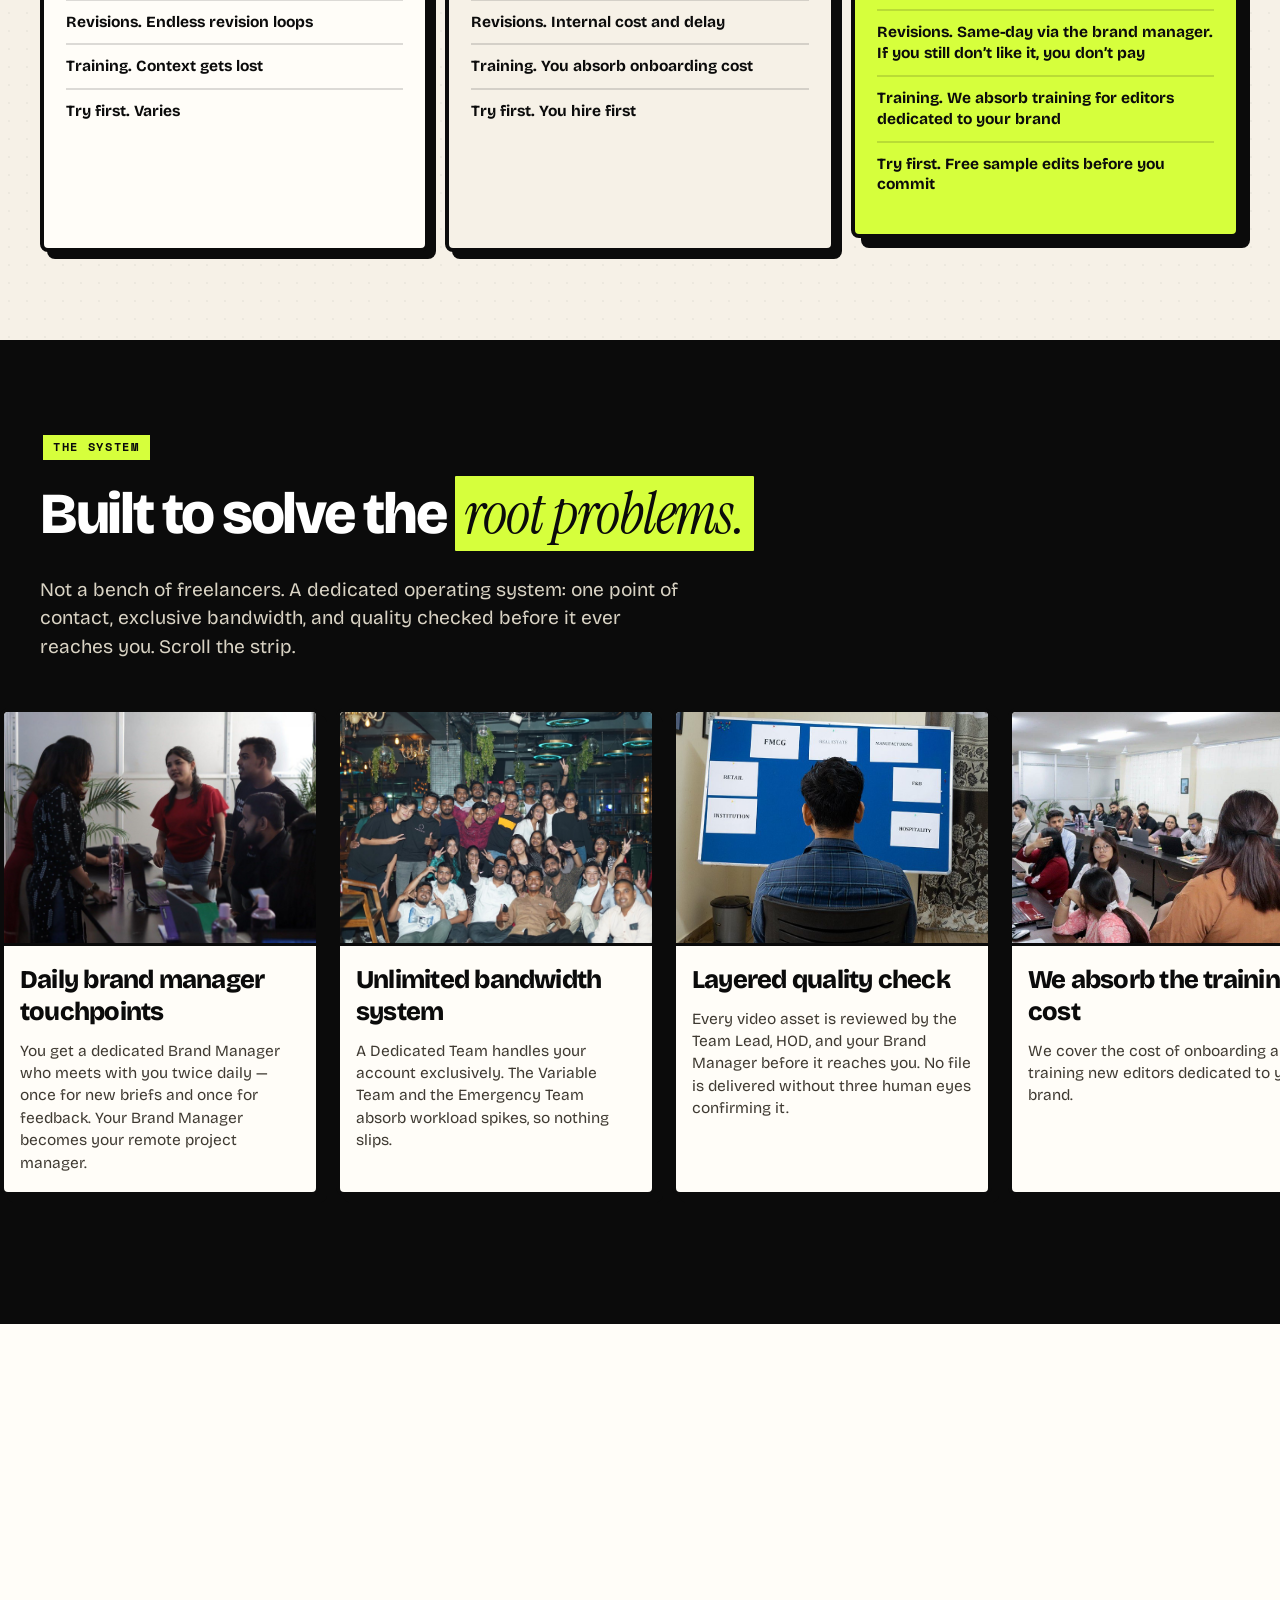
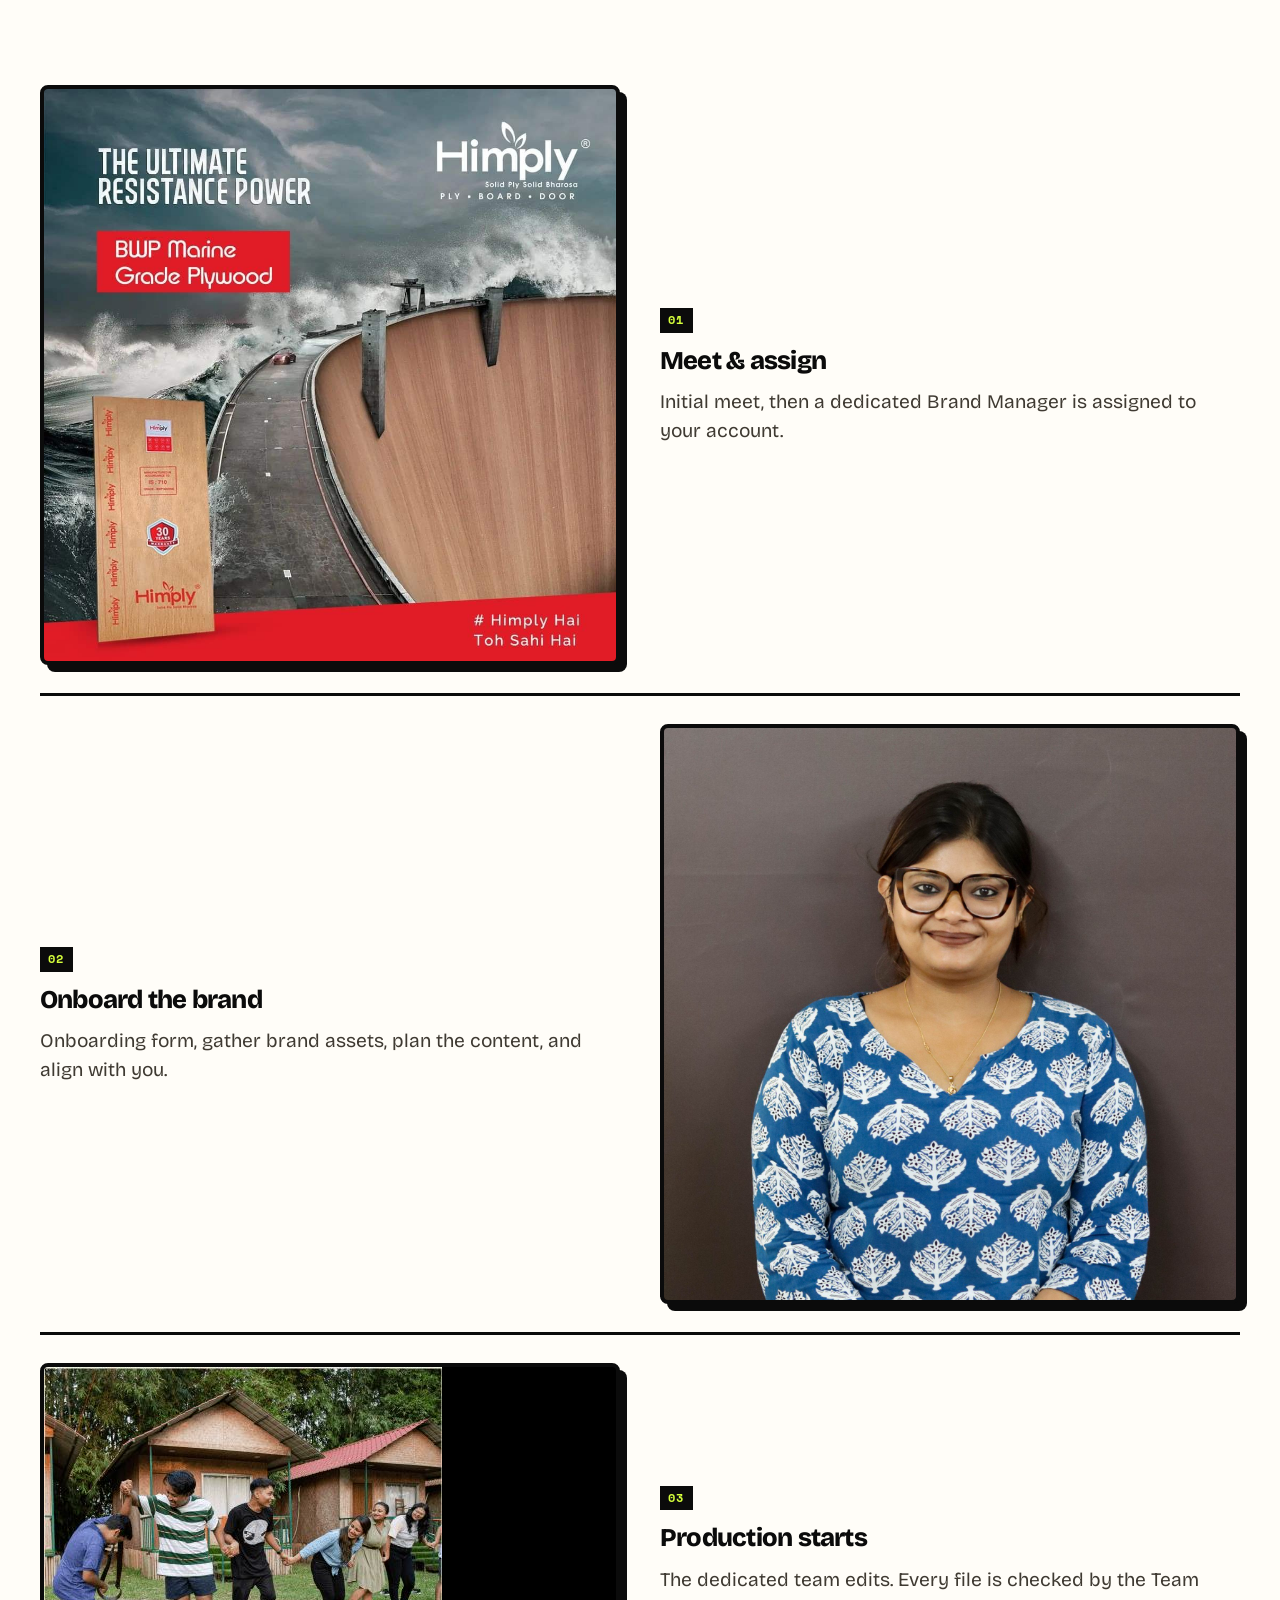
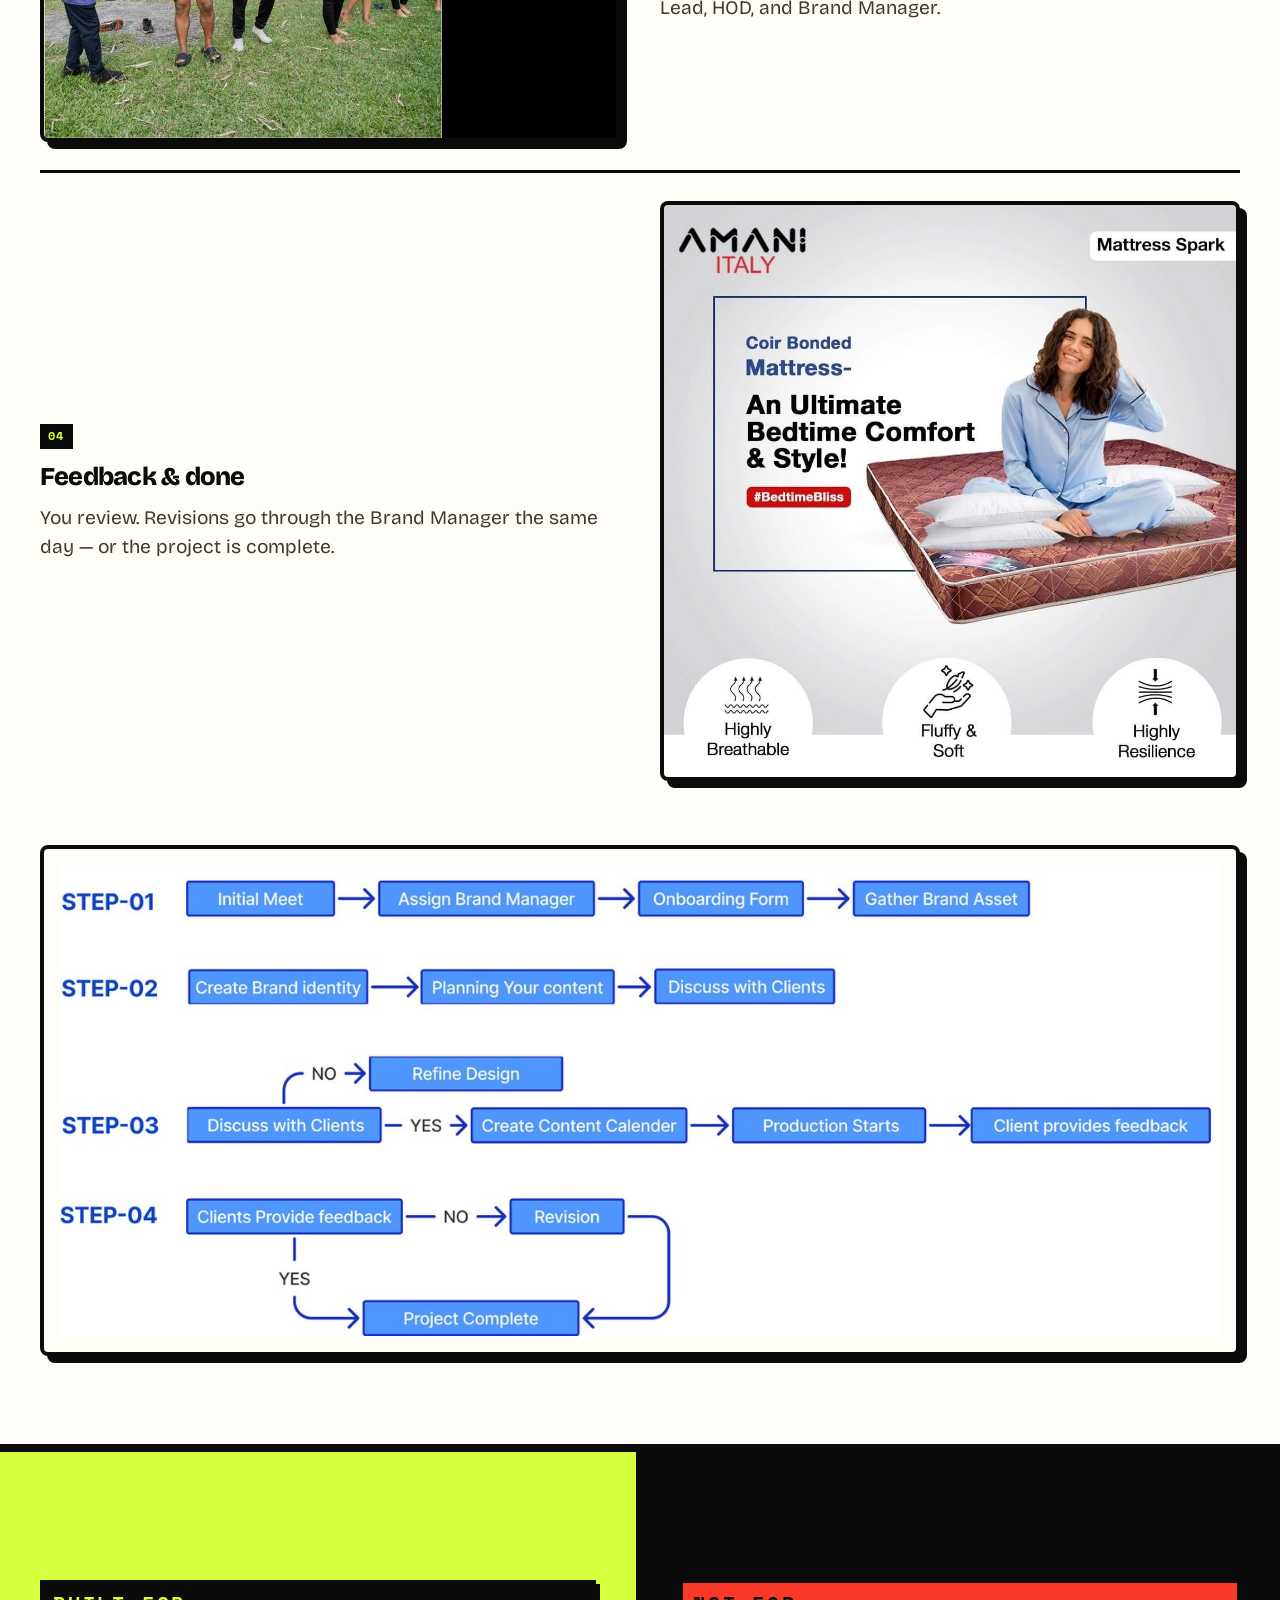
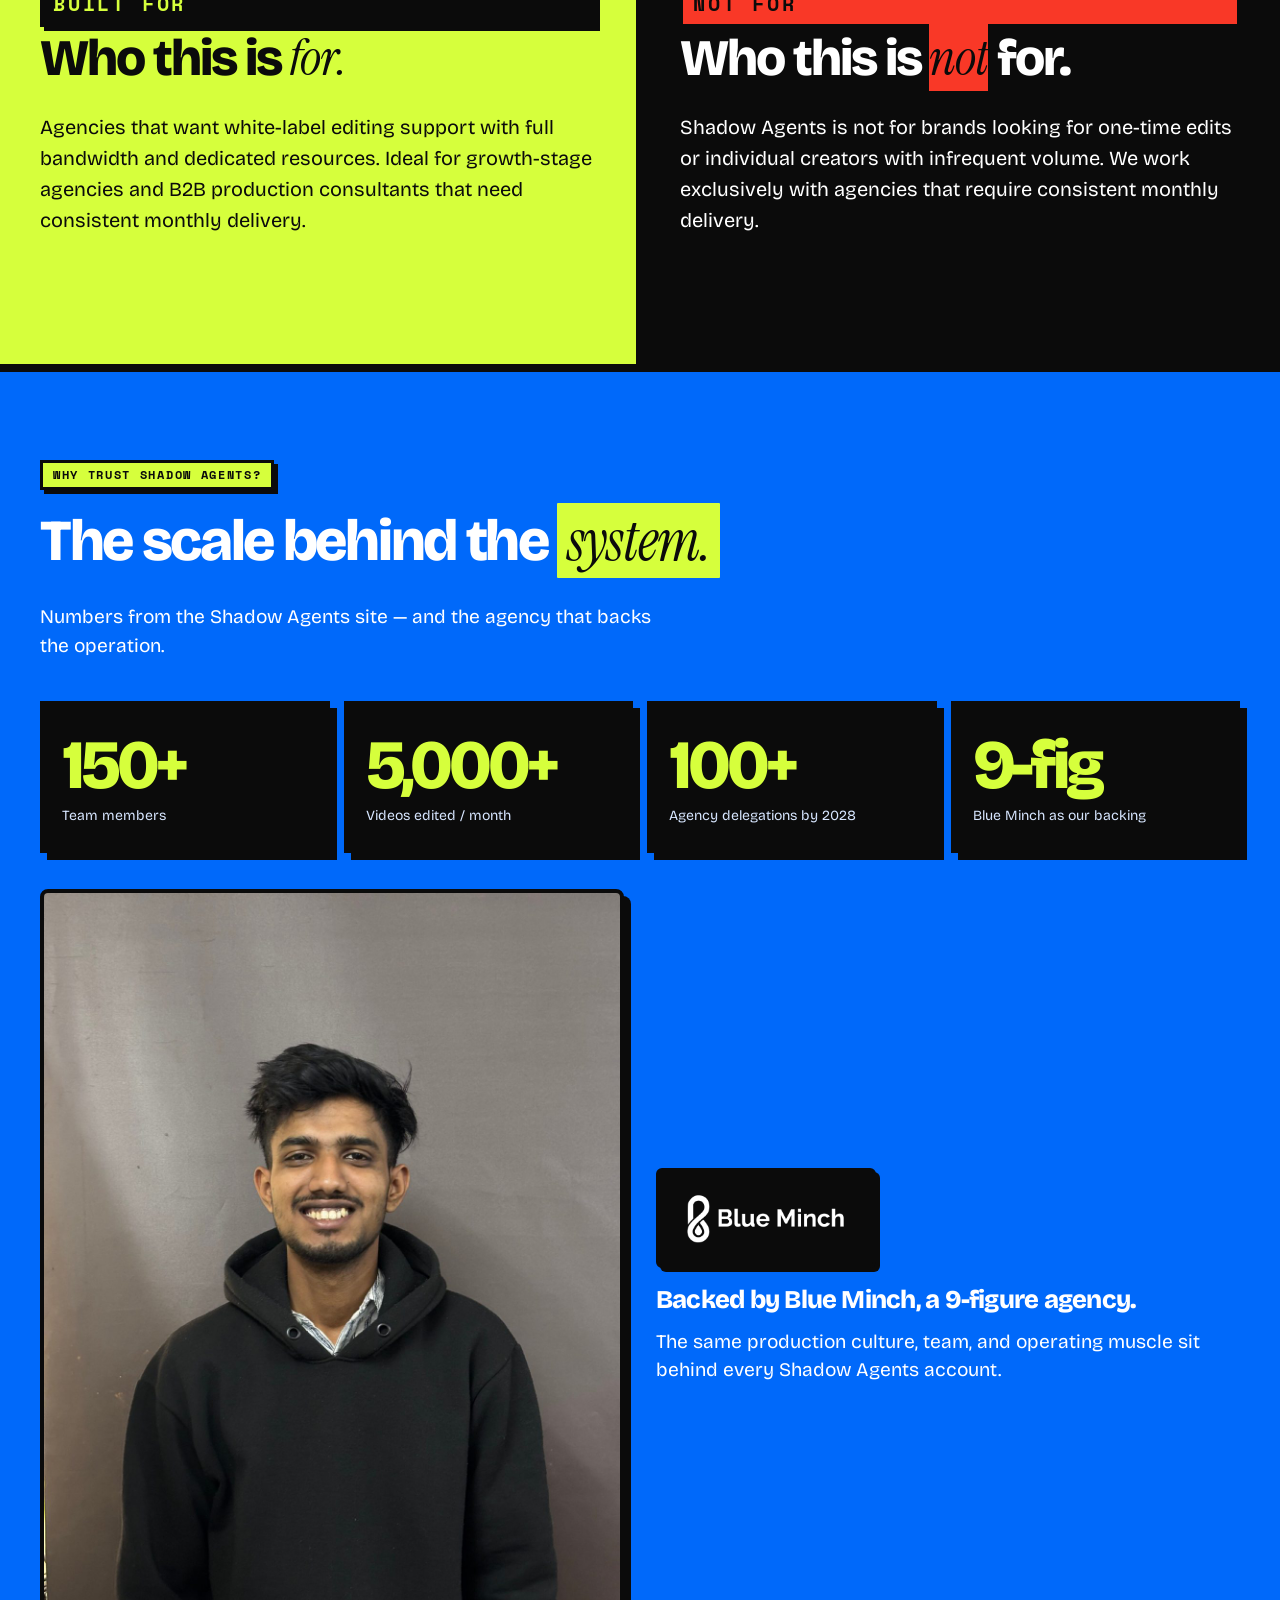
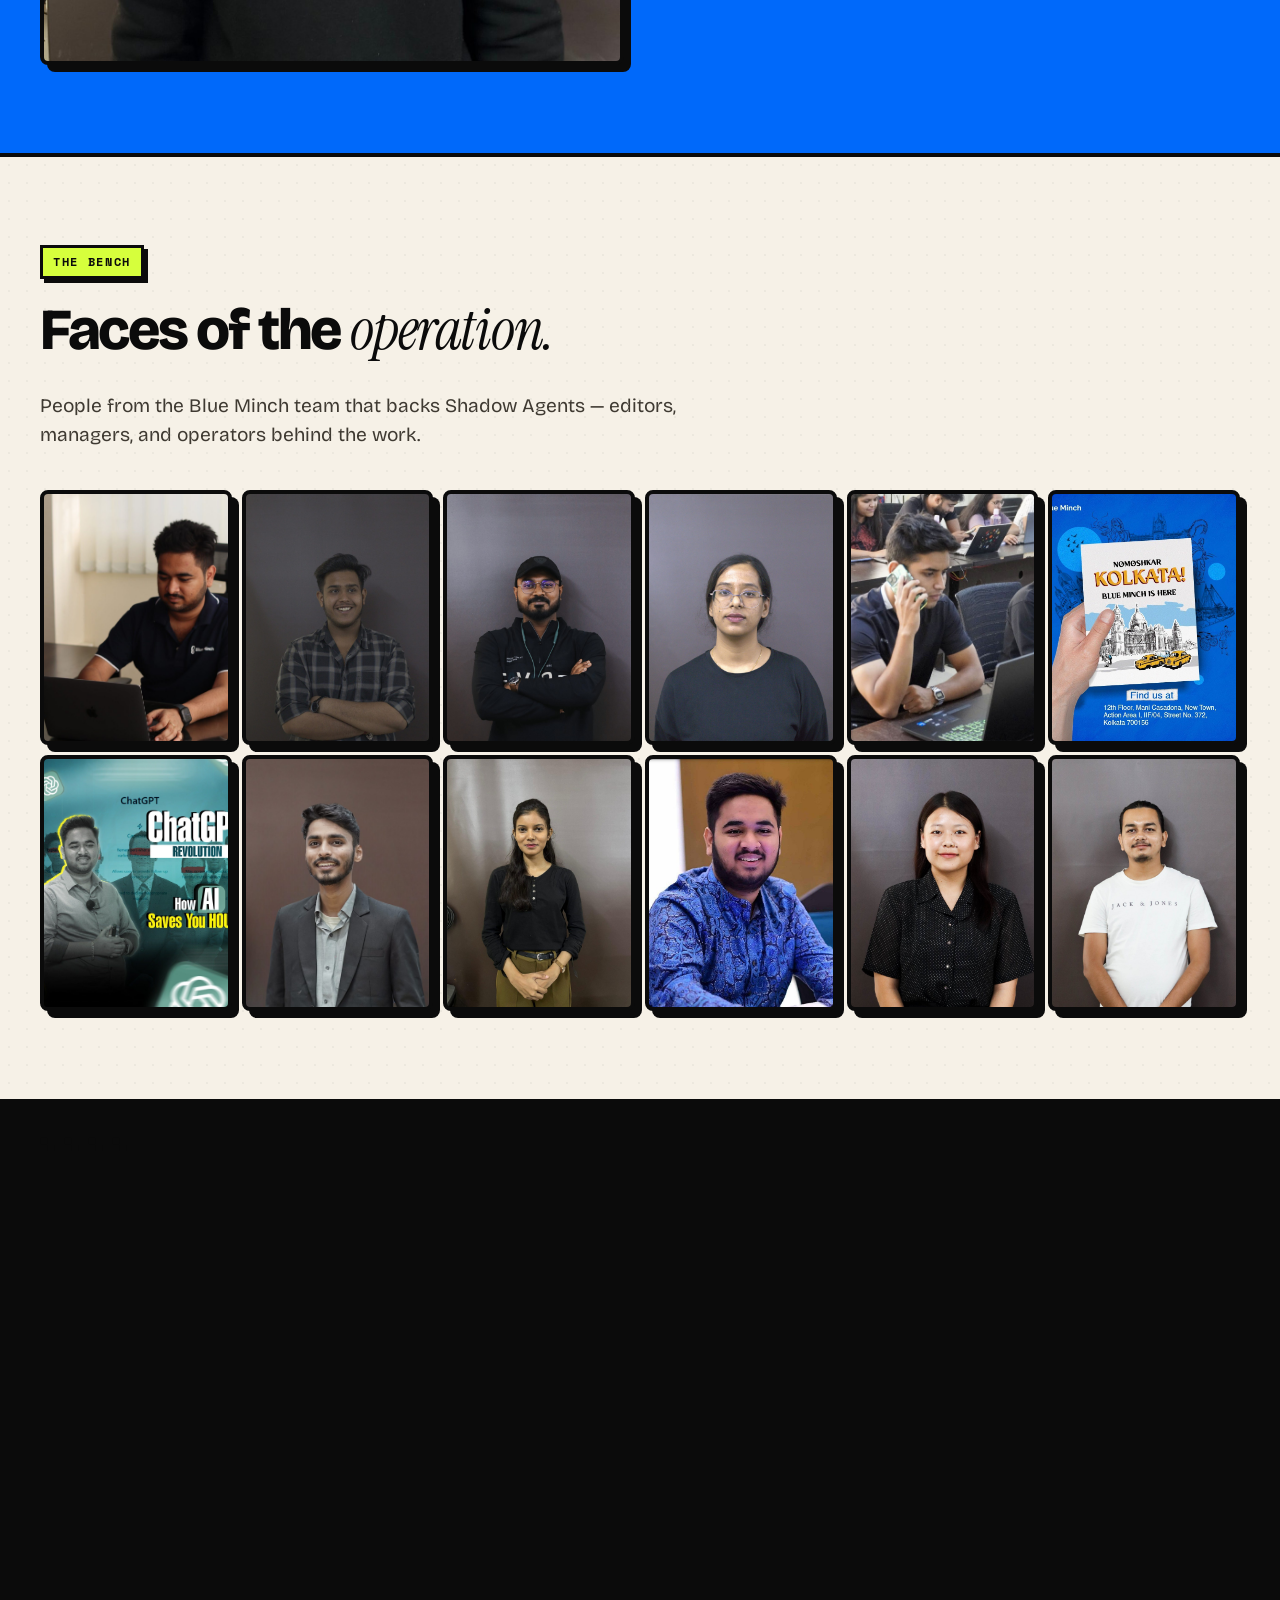
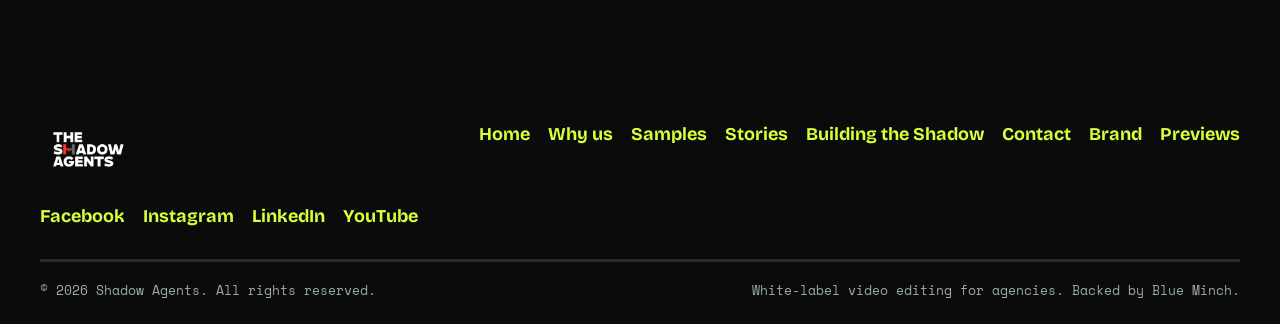
<file: why-us.html>
<!DOCTYPE html>
<html lang="en">
<head>
<meta charset="UTF-8">
<meta name="viewport" content="width=device-width, initial-scale=1">
<title>Why Shadow Agents — A system, not a freelancer bench</title>
<meta name="description" content="Why agencies switch to Shadow Agents: a dedicated brand manager, exclusive bandwidth, 12-hour standard edits, free samples, and no payment for rejected work. Backed by Blue Minch.">
<link rel="preconnect" href="https://fonts.googleapis.com">
<link rel="preconnect" href="https://fonts.gstatic.com" crossorigin>
<link href="https://fonts.googleapis.com/css2?family=Bricolage+Grotesque:opsz,wght@12..96,400;12..96,500;12..96,600;12..96,700;12..96,800&family=Instrument+Serif:ital@0;1&family=Space+Mono:ital,wght@0,400;0,700;1,400&display=swap" rel="stylesheet">
<style>
/* Shadow Agents v2 — neobrutalist system */
/* Shadow Agents v2 — neobrutalist system */
:root{
  --ink:#0B0B0B;
  --cream:#F6F1E7;
  --paper:#FFFDF8;
  --blue:#0069FA;
  --blue-deep:#003FA0;
  --red:#F93827;
  --lime:#D6FF3C;
  --muted:#3F3A32;
  --line:4px solid var(--ink);
  --line-sm:3px solid var(--ink);
  --shadow:7px 7px 0 var(--ink);
  --shadow-sm:4px 4px 0 var(--ink);
  --radius:8px;
  --font-display:"Bricolage Grotesque",sans-serif;
  --font-serif:"Instrument Serif",serif;
  --font-mono:"Space Mono",ui-monospace,monospace;
  --container:1200px;
  --nav-h:78px;
  --cta-h:64px;
  --ease:cubic-bezier(.2,.8,.2,1);
}
*,*::before,*::after{box-sizing:border-box}
html{scroll-behavior:smooth;scroll-padding-top:calc(var(--nav-h) + 16px)}
section[id],.section[id],#contact,#sample,#enquire-form,#edits,#compare,#system,#process,#who,#portfolio,#stories,#problem,#faq,#podcast-teaser{scroll-margin-top:calc(var(--nav-h) + 16px)}
html,body{margin:0;padding:0;overflow-x:clip;max-width:100%}
body{
  font-family:var(--font-display);
  font-size:18px;
  line-height:1.55;
  color:var(--ink);
  background:var(--cream);
  background-image:
    radial-gradient(rgba(11,11,11,.04) 1px, transparent 1px),
    linear-gradient(var(--cream),var(--cream));
  background-size:18px 18px, auto;
  -webkit-font-smoothing:antialiased;
  text-rendering:optimizeLegibility;
}
img,svg,video{max-width:100%;display:block;height:auto}
iframe{max-width:100%;display:block;border:0}
button,input,textarea,select{font:inherit;color:inherit}
a{color:var(--blue-deep)}
a:hover{color:var(--blue)}
:focus-visible{outline:3px solid var(--blue);outline-offset:3px}
.skip{
  position:absolute;left:12px;top:0;z-index:10000;
  width:1px;height:1px;padding:0;margin:-1px;
  overflow:hidden;clip:rect(0,0,0,0);clip-path:inset(50%);
  white-space:nowrap;border:0;background:transparent;color:var(--ink);
}
.skip:focus,.skip:focus-visible{
  width:auto;height:auto;margin:0;padding:8px 12px;
  clip:auto;clip-path:none;overflow:visible;
  border:var(--line-sm);background:var(--lime);color:var(--ink);
  font-weight:800;top:12px;
}

.wrap{width:min(var(--container),calc(100% - 40px));margin-inline:auto}
.section{padding:88px 0;position:relative}
.kicker{
  display:inline-flex;align-items:center;gap:8px;
  font-family:var(--font-mono);font-size:12px;font-weight:700;
  letter-spacing:.14em;text-transform:uppercase;
  background:var(--lime);color:var(--ink);
  border:var(--line-sm);padding:5px 10px;
  box-shadow:var(--shadow-sm);margin:0 0 16px;
}
.kicker.lime{background:var(--lime);color:var(--ink)}
.kicker.blue{background:var(--blue);color:#fff}
.kicker.red{background:var(--red);color:var(--ink)}
.kicker.ink{background:var(--ink);color:var(--lime)}
/* Keep kicker typography/color when nested in large quote type or colored bands */
.quote-blow p.kicker,
.band-ink .kicker.lime,
.band-blue .kicker.lime,
.band-red .kicker.lime,
.page-hero .kicker.lime,
.photo-band .kicker.lime,
.cta-band .kicker.lime{
  font-family:var(--font-mono);font-size:12px;font-weight:700;font-style:normal;
  letter-spacing:.14em;line-height:1.2;text-transform:uppercase;
  background:var(--lime);color:var(--ink);
}
.quote-blow p.kicker.ink,
.band-lime .kicker.ink,
.cta-band .kicker.ink{
  background:var(--ink);color:var(--lime);
}
.quote-blow p.kicker.blue{background:var(--blue);color:#fff}
.quote-blow p.kicker.red{background:var(--red);color:var(--ink)}
h1,h2,h3,h4{font-family:var(--font-display);font-weight:800;letter-spacing:-.04em;line-height:1.2;margin:0 0 .45em;color:var(--ink);position:relative;z-index:0}
h1{font-size:clamp(42px,7.2vw,84px);line-height:1.2}
h2{font-size:clamp(32px,4.6vw,58px);line-height:1.22}
h3{font-size:clamp(20px,2vw,26px);letter-spacing:-.03em;line-height:1.25}
.lede{font-size:clamp(17px,1.5vw,21px);line-height:1.5;color:var(--muted);max-width:40rem;margin:0}
.accent{font-family:var(--font-serif);font-style:italic;font-weight:400;letter-spacing:-.02em}
.mark,
.quote-blow .mark,
.quote-blow p .mark,
.accent.mark{
  background:var(--lime);
  color:var(--ink);
  padding:0 .16em;
  margin:0;
  border-radius:1px;
  -webkit-box-decoration-break:clone;
  box-decoration-break:clone;
}
.mark-blue{background:var(--blue);color:#fff}
.mark-red{background:var(--red);color:var(--ink)}
.center{text-align:center}
.center .lede,.center .kicker{margin-inline:auto}
.section-head{max-width:760px;margin-bottom:40px}

/* Buttons */
.btn{
  display:inline-flex;align-items:center;justify-content:center;gap:10px;
  min-height:56px;padding:0 22px;
  border:var(--line);border-radius:8px;
  font-weight:800;font-size:16px;letter-spacing:-.02em;line-height:1;
  text-decoration:none !important;cursor:pointer;
  box-shadow:var(--shadow);
  transition:transform .12s var(--ease), box-shadow .12s var(--ease), background .12s;
  white-space:nowrap;
}
.btn:hover{transform:translate(3px,3px);box-shadow:4px 4px 0 var(--ink)}
.btn:active{transform:translate(7px,7px);box-shadow:0 0 0 var(--ink)}
.btn-primary{background:var(--blue);color:#fff !important}
.btn-lime{background:var(--lime);color:var(--ink) !important}
.btn-ink{background:var(--ink);color:var(--lime) !important}
.btn-paper{background:var(--paper);color:var(--ink) !important}
.btn-red{background:var(--red);color:var(--ink) !important}
.btn-row{display:flex;flex-wrap:wrap;gap:14px}

/* Cards / frames */
.card{
  background:var(--paper);
  border:var(--line);
  border-radius:var(--radius);
  box-shadow:var(--shadow);
}
.frame{
  border:var(--line);
  border-radius:var(--radius);
  box-shadow:var(--shadow);
  overflow:hidden;
  background:#000;
  box-sizing:border-box;
  min-width:0;
  max-width:100%;
}
.frame > img{
  display:block;
  max-width:100%;
}

/* Nav */
.site-header{
  position:sticky;top:0;z-index:1000;
  height:var(--nav-h);
  display:flex;align-items:center;
  background:var(--cream);
  border-bottom:var(--line);
}
.site-header .wrap{display:flex;align-items:center;justify-content:space-between;gap:20px;width:min(var(--container),calc(100% - 32px))}
.logo{display:flex;align-items:center;text-decoration:none}

/* white logo needs a dark chip on cream */
.logo-chip{background:var(--ink);padding:6px 10px;border:var(--line-sm);box-shadow:var(--shadow-sm);display:flex;align-items:center;min-height:52px}
.logo-chip img{height:40px;width:auto;max-width:150px}
.wordmark{
  font-family:var(--font-display);
  font-weight:800;
  letter-spacing:-.04em;
  line-height:1.05;
  color:#fff;
  font-size:13px;
  text-transform:uppercase;
  text-decoration:none;
  display:block;
}
.logo-chip .wordmark{font-size:12px;letter-spacing:-.03em;line-height:1.05}
.wordmark .wm-h{color:var(--red)}
.wordmark-lg{font-size:clamp(28px,4vw,46px);line-height:1;text-align:center}
.logo-box.lime .wordmark:not(.logo-chip .wordmark){color:var(--ink)}
.logo-box.lime .logo-chip .wordmark{color:#fff}
.nav{display:flex;align-items:center;gap:8px}
.nav a{
  color:var(--ink);text-decoration:none;font-weight:700;font-size:14.5px;
  padding:8px 10px;letter-spacing:-.02em;
}
.nav a:hover,.nav a[aria-current="page"]{background:var(--lime)}
.nav-cta{margin-left:8px}
.menu-toggle{
  display:none;width:48px;height:48px;border:var(--line-sm);border-radius:8px;
  background:var(--lime);box-shadow:var(--shadow-sm);cursor:pointer;padding:0;
  align-items:center;justify-content:center;
}
.menu-toggle span,.menu-toggle span::before,.menu-toggle span::after{
  display:block;width:18px;height:3px;background:var(--ink);position:relative;border-radius:1px;
}
.menu-toggle span::before,.menu-toggle span::after{content:"";position:absolute;left:0}
.menu-toggle span::before{top:-6px}
.menu-toggle span::after{top:6px}
body.nav-open .menu-toggle span{background:transparent}
body.nav-open .menu-toggle span::before{top:0;transform:rotate(45deg)}
body.nav-open .menu-toggle span::after{top:0;transform:rotate(-45deg)}

/* Hero */
.hero{padding:48px 0 28px}
.hero-grid{display:grid;grid-template-columns:1.05fr .95fr;gap:40px;align-items:center}
.hero h1{margin-bottom:18px}
.hero .lede{margin-bottom:26px;max-width:36rem}
.badge-row{display:flex;flex-wrap:wrap;gap:10px;margin-top:22px}
.sticker{
  font-family:var(--font-mono);font-size:11px;font-weight:700;letter-spacing:.08em;text-transform:uppercase;
  border:var(--line-sm);padding:7px 10px;background:var(--paper);
  box-shadow:var(--shadow-sm);
}
.sticker.lime{background:var(--lime)}
.sticker.blue{background:var(--blue);color:#fff}
.sticker.red{background:var(--red);color:var(--ink)}
.sticker.rot{transform:rotate(-2deg)}
.sticker.rot2{transform:rotate(2.5deg)}
.video-frame{position:relative;aspect-ratio:16/9;background:#000}
.video-frame img,.video-frame iframe{width:100%;height:100%;object-fit:cover;position:absolute;inset:0}
.play-btn{
  position:absolute;inset:0;display:flex;align-items:center;justify-content:center;
  background:transparent;border:0;cursor:pointer;width:100%;color:var(--ink);
}
.play-btn i{
  width:84px;height:84px;border:var(--line);background:var(--lime);
  display:grid;place-items:center;box-shadow:var(--shadow);
  transition:transform .12s var(--ease);
}
.play-btn:hover i{transform:translate(3px,3px);box-shadow:4px 4px 0 var(--ink)}
.play-btn svg{width:30px;height:30px;margin-left:4px}

/* Marquee */
.marquee{
  overflow:hidden;border-top:var(--line);border-bottom:var(--line);
  background:var(--ink);color:var(--lime);
  padding:12px 0;
}
.marquee-track{
  display:flex;gap:0;width:max-content;
  animation:tick 32s linear infinite;
  font-family:var(--font-mono);font-weight:700;font-size:13px;letter-spacing:.12em;text-transform:uppercase;
}
.marquee-track span{padding:0 28px;white-space:nowrap}
.marquee-track span::before{content:"✦  ";color:var(--blue)}
@keyframes tick{to{transform:translateX(-50%)}}

/* Trust */
.trust{padding:28px 0;background:var(--blue);border-bottom:var(--line);color:#fff}
.trust-grid{display:grid;grid-template-columns:repeat(4,1fr);gap:14px}
.trust-item{display:flex;align-items:center;gap:12px;background:var(--ink);border:var(--line-sm);padding:14px;box-shadow:4px 4px 0 #001e4d}
.trust-item img{width:40px;height:40px;object-fit:contain;border-radius:4px;background:#fff;flex-shrink:0}
.trust-item strong{display:block;font-size:28px;letter-spacing:-.04em;line-height:1;color:var(--lime)}
.trust-item span{display:block;font-size:12px;line-height:1.3;margin-top:3px;color:#fff}

/* Grids */
.pain-grid{display:grid;grid-template-columns:repeat(3,1fr);gap:14px}
.pain-card{padding:22px 20px;background:var(--paper)}
.pain-card .num{font-family:var(--font-mono);font-weight:700;font-size:12px;color:var(--red);letter-spacing:.1em;margin-bottom:8px}
.bento{display:grid;grid-template-columns:repeat(2,minmax(0,1fr));gap:14px;align-items:stretch}
.system-card{padding:22px 20px;display:grid;grid-template-columns:auto minmax(0,1fr);gap:14px;align-items:start;background:var(--paper);height:100%;min-width:0}
.system-card img{width:58px;height:50px;object-fit:contain;flex-shrink:0}
.system-card p{margin:8px 0 0;color:var(--muted);font-size:15.5px}
.compare{width:100%;border-collapse:separate;border-spacing:0;background:var(--paper);border:var(--line);box-shadow:var(--shadow);overflow:hidden}
.compare th,.compare td{padding:14px 16px;text-align:left;border-bottom:3px solid var(--ink);border-right:3px solid var(--ink);font-size:15px;vertical-align:top}
.compare th{font-family:var(--font-mono);font-size:12px;letter-spacing:.08em;text-transform:uppercase}
.compare th:last-child,.compare td:last-child{border-right:0;background:#edf5ff}
.compare thead th:last-child{background:var(--blue);color:#fff}
.compare tr:last-child td{border-bottom:0}
.compare .yes{font-weight:800}
.compare .no{color:var(--ink)}

.steps{display:grid;grid-template-columns:repeat(4,1fr);gap:14px}
.step{padding:22px 18px;background:var(--paper);position:relative}
.step .n{font-family:var(--font-mono);font-weight:700;font-size:12px;letter-spacing:.12em;background:var(--ink);color:var(--lime);display:inline-block;padding:3px 8px;margin-bottom:12px}
.step p{margin:8px 0 0;color:var(--muted);font-size:15px}

.portfolio-grid{display:grid;grid-template-columns:repeat(4,1fr);gap:14px}
.short-card{position:relative;aspect-ratio:9/16;background:#111}
.short-card img,.short-card iframe{width:100%;height:100%;object-fit:cover;position:absolute;inset:0}
.short-card .play-btn i{width:64px;height:64px}
.play-btn{align-items:flex-end;justify-content:flex-start;padding:14px;gap:10px;background:linear-gradient(0deg,rgba(11,11,11,.55),transparent 45%)}
.play-btn i{width:54px;height:54px;border-width:3px;box-shadow:4px 4px 0 var(--ink)}
.play-btn svg{width:22px;height:22px;margin-left:3px}
.play-btn::after{content:"Watch";font:700 12px/1 "Space Mono",monospace;letter-spacing:.08em;text-transform:uppercase;background:var(--ink);color:var(--lime);border:2px solid var(--lime);padding:7px 9px;margin-bottom:9px}
.short-card .play-btn i{width:46px;height:46px}
.short-card .play-btn::after{content:none}
@media (max-width:600px){.play-btn{padding:10px}.play-btn i{width:46px;height:46px}.play-btn::after{font-size:11px;padding:6px 8px;margin-bottom:6px}}


.quote-grid{display:grid;grid-template-columns:1fr 1fr;gap:14px}
blockquote.quote{margin:0;padding:28px 24px;background:var(--paper)}
blockquote.quote p{margin:0;font-size:22px;line-height:1.25;letter-spacing:-.03em;font-weight:700}
blockquote.quote footer{margin-top:16px;font-family:var(--font-mono);font-size:12px;letter-spacing:.06em;text-transform:uppercase}
.qmark{font-family:var(--font-serif);font-style:italic;font-size:56px;line-height:.7;color:var(--blue);margin-bottom:8px}
.portfolio-quotes{margin-top:36px}
.portfolio-quotes .sticker{display:inline-block;margin-bottom:16px}
.portfolio-quotes blockquote.quote p{
  font-family:var(--font-serif);font-style:italic;font-weight:400;letter-spacing:-.02em;
  font-size:clamp(20px,2vw,24px);line-height:1.3;color:var(--ink);
}

.faq-list{display:flex;flex-direction:column;gap:10px;max-width:900px}
.faq-list details{background:var(--paper);border:var(--line);box-shadow:var(--shadow-sm);padding:0 20px}
.faq-list summary{
  cursor:pointer;list-style:none;font-weight:800;font-size:20px;letter-spacing:-.03em;
  padding:18px 0;display:flex;justify-content:space-between;gap:16px;align-items:center;
}
.faq-list summary::-webkit-details-marker{display:none}
.faq-list summary::after{content:"+";font-family:var(--font-mono);font-size:24px}
.faq-list details[open] summary::after{content:"–"}
.faq-list details p{margin:0 0 18px;color:var(--muted)}

.split{display:grid;grid-template-columns:1fr 1fr;gap:32px;align-items:center}
.contact-grid{display:grid;grid-template-columns:1fr 1fr;gap:18px;align-items:start}
.panel{padding:26px;background:var(--paper);color:var(--ink)}
.panel h3{margin-bottom:6px}
.panel .hint{color:var(--muted);font-size:15px;margin:0 0 18px}
.form-grid{display:grid;gap:12px}
.form-grid label{display:grid;gap:6px;font-family:var(--font-mono);font-size:11px;font-weight:700;letter-spacing:.1em;text-transform:uppercase}
.form-grid input{
  height:52px;border:var(--line-sm);border-radius:6px;padding:0 12px;background:#fff;
}
.form-status{font-size:14px;margin:8px 0 0;display:none;font-weight:700}
.calendly-embed{min-height:620px;width:100%;background:#fff;border:var(--line-sm)}
.alt-contact{display:flex;flex-wrap:wrap;gap:10px;margin-top:14px}

.site-footer{background:var(--ink);color:#fff;padding:48px 0 24px;border-top:var(--line)}
.foot-grid{display:flex;justify-content:space-between;gap:24px;flex-wrap:wrap;padding-bottom:28px;border-bottom:3px solid #2a2a2a}
.foot-links,.socials{display:flex;flex-wrap:wrap;gap:12px 18px}
.foot-links a,.socials a{color:var(--lime);text-decoration:none;font-weight:700}
.foot-links a:hover,.socials a:hover{color:#fff}
.legal{display:flex;justify-content:space-between;gap:12px;flex-wrap:wrap;padding-top:18px;color:#9aa;font-size:13px;font-family:var(--font-mono)}

.wa-fab{
  position:fixed;right:18px;bottom:86px;z-index:900;
  width:58px;height:58px;border:var(--line);background:#25D366;color:#fff;
  display:grid;place-items:center;box-shadow:var(--shadow);
}
.wa-fab:hover{transform:translate(3px,3px);box-shadow:4px 4px 0 var(--ink);color:#fff}
.wa-fab svg{width:26px;height:26px}

.mobile-cta{
  display:none;position:fixed;left:0;right:0;bottom:0;z-index:950;
  background:var(--ink);border-top:var(--line);padding:10px 12px;gap:8px;
}
.mobile-cta .btn{flex:1;min-height:48px;font-size:14px}

/* Podcast */
.hero-pod{position:relative;padding:0;min-height:82vh;display:flex;align-items:flex-end;border-bottom:var(--line);background:#0b0b0b;overflow:hidden;box-shadow:inset 0 0 0 4px var(--ink)}
.hero-pod .hero-bg{position:absolute;inset:0}
.hero-pod .hero-bg img,.hero-pod .hero-bg .ph{
  position:absolute;inset:0;width:100%;height:100%;object-fit:cover;object-position:78% 50%;border:0;
}
.hero-pod .hero-bg-video{
  position:absolute;inset:0;overflow:hidden;pointer-events:none;z-index:0;
}
.hero-pod .hero-bg-video iframe{
  position:absolute;top:50%;left:50%;
  width:177.78vh;height:100vh;min-width:100%;min-height:56.25vw;
  transform:translate(-50%,-50%) scale(1.12);
  border:0;pointer-events:none;max-width:none;
}
.hero-pod .hero-bg-fx{
  position:absolute;inset:0;pointer-events:none;z-index:1;
  background:
    linear-gradient(180deg,rgba(11,11,11,.55) 0%,rgba(11,11,11,.70) 52%,rgba(11,11,11,.85) 100%),
    linear-gradient(90deg,rgba(11,11,11,.62) 0%,rgba(11,11,11,.28) 42%,rgba(11,11,11,.12) 100%);
}
.hero-pod .hero-bg-fx::after{
  content:"";position:absolute;inset:0;pointer-events:none;opacity:.09;mix-blend-mode:overlay;
  background-image:url("data:image/svg+xml;utf8,<svg xmlns='http://www.w3.org/2000/svg' width='180' height='180'><filter id='n'><feTurbulence type='fractalNoise' baseFrequency='0.8' numOctaves='4' stitchTiles='stitch'/></filter><rect width='100%' height='100%' filter='url(%23n)'/></svg>");background-size:180px 180px;
}
.hero-pod .wrap{position:relative;z-index:2;padding:130px 0 64px;max-width:900px}
.hero-pod .wrap::before{
  content:"";position:absolute;left:-8%;bottom:-6%;width:min(740px,95%);height:min(560px,85%);
  background:radial-gradient(ellipse at 28% 55%,rgba(214,255,60,.22) 0%,rgba(214,255,60,.08) 42%,transparent 70%);
  pointer-events:none;z-index:0;filter:blur(2px);
}
.hero-pod .wrap > *{position:relative;z-index:1}
.hero-pod h1,.hero-pod .lede{color:#fff}
.hero-pod .lede{color:#efe9d8}
.hero-pod h1{line-height:1.18}
.hero-pod h1 .mark{color:var(--ink)}
.episode-grid{display:grid;grid-template-columns:repeat(3,1fr);gap:16px}
.episode-card{background:var(--paper);overflow:hidden}
.episode-card .embed{position:relative;aspect-ratio:16/9;background:#111;border-bottom:var(--line-sm);overflow:hidden}
.episode-card .embed img,.episode-card .embed iframe,.episode-card .embed .ph{width:100%;height:100%;object-fit:cover;position:absolute;inset:0;border:0}
.episode-card h3{padding:16px;font-size:18px;margin:0}
.benefit-grid,.topic-grid{display:grid;grid-template-columns:repeat(3,1fr);gap:14px}
.benefit-card,.topic-card{padding:22px 18px;background:var(--paper)}
.benefit-card img,.topic-card img{width:56px;height:56px;object-fit:contain;margin-bottom:12px}
.benefit-card p{margin:8px 0 0;color:var(--muted);font-size:15.5px}

/* Brand guidelines */
.swatch-grid{display:grid;grid-template-columns:repeat(4,1fr);gap:12px}
.swatch{overflow:hidden;background:var(--paper)}
.swatch .chip{height:100px;border-bottom:var(--line-sm)}
.swatch figcaption{padding:12px 14px;font-size:14px}
.swatch code{display:block;font-family:var(--font-mono);font-size:12px;margin-top:4px}
.type-specimen{padding:24px;background:var(--paper);margin-bottom:12px}
.do-dont{display:grid;grid-template-columns:1fr 1fr;gap:14px}
.do,.dont{padding:22px;background:var(--paper)}
.do h3{color:#0a7a2f}.dont h3{color:var(--red)}
.logo-row{display:grid;grid-template-columns:1fr 1fr;gap:14px}
.logo-box{padding:36px;display:grid;place-items:center;min-height:200px}
.logo-box.dark{background:var(--ink)}
.logo-box.blue{background:var(--blue)}
.logo-box.lime{background:var(--lime)}
.logo-box img{max-height:110px;width:auto}
.comp-row{display:flex;flex-wrap:wrap;gap:12px;align-items:center;margin:12px 0 24px}

/* Previews */
.preview-hero{padding:56px 0 36px;background:var(--ink);color:#fff;border-bottom:var(--line)}
.preview-hero h1,.preview-hero .lede{color:#fff}
.preview-hero .lede{color:#d9d3c4}
.tabs{display:flex;gap:10px;flex-wrap:wrap;margin:24px 0 0}
.tab-btn{background:var(--paper);border:var(--line);box-shadow:var(--shadow-sm);padding:10px 16px;cursor:pointer;font-weight:800;color:var(--ink)}
.tab-btn[aria-selected="true"]{background:var(--lime);color:var(--ink)}
.frames{display:grid;grid-template-columns:minmax(0,1fr) 390px;gap:28px;align-items:start;padding:36px 0 72px;width:100%}
.frames > .device:first-child,.browser,.browser-screen{width:100%;min-width:0}
.device{margin:0}
.device figcaption{text-align:center;margin-top:10px;font-family:var(--font-mono);font-size:11px;letter-spacing:.08em;text-transform:uppercase}
.browser{background:var(--ink);border:var(--line);box-shadow:var(--shadow);overflow:hidden;border-radius:8px}
.browser-bar{display:flex;align-items:center;gap:8px;padding:10px 12px;background:#111;border-bottom:3px solid var(--ink)}
.browser-bar .dots{display:flex;gap:6px}
.browser-bar .dots i{width:10px;height:10px;border:2px solid #fff;background:var(--red);display:block}
.browser-bar .dots i:nth-child(2){background:var(--lime)}
.browser-bar .dots i:nth-child(3){background:var(--blue)}
.browser-bar .url{flex:1;background:var(--cream);color:var(--ink);font-family:var(--font-mono);font-size:11px;padding:4px 8px;overflow:hidden;white-space:nowrap;text-overflow:ellipsis;border:2px solid var(--ink)}
.browser-screen{overflow:hidden;background:#fff;position:relative;aspect-ratio:1440/900}
.browser-screen iframe,.phone-screen iframe{max-width:none !important;position:absolute;top:0;left:0;border:0;transform-origin:top left}
.browser-screen iframe{width:1440px;height:900px}
.phone{width:390px;max-width:100%;background:var(--ink);border:var(--line);box-shadow:var(--shadow);border-radius:28px;padding:12px}
.phone-notch{width:110px;height:16px;background:#000;border:2px solid #222;border-radius:0 0 12px 12px;margin:0 auto 8px}
.phone-screen{width:100%;height:680px;overflow:hidden;background:#fff;position:relative;border:3px solid var(--ink)}
.phone-screen iframe{width:390px;height:844px}
[hidden]{display:none !important}

.band-ink{background:var(--ink);color:#fff;border-top:var(--line);border-bottom:var(--line)}
.band-ink h2,.band-ink h3{color:#fff}
.band-ink .lede{color:#d9d3c4}
.sticker.lime,.band-ink .sticker.lime{color:var(--ink)}
blockquote.quote,.band-ink blockquote.quote{color:var(--ink)}
blockquote.quote footer,.band-ink blockquote.quote footer{color:var(--ink);opacity:.8}

.band-blue{background:var(--blue);color:#fff;border-top:var(--line);border-bottom:var(--line)}
.band-blue h2{color:#fff}
.band-blue .lede,.band-blue .quote-blow footer,blockquote.quote-blow[style*='#fff'] footer{color:#fff}
.band-lime{background:var(--lime);border-top:var(--line);border-bottom:var(--line)}
.band-paper{background:var(--paper);border-top:var(--line);border-bottom:var(--line)}

.hero .reveal,.hero-pod .reveal,.preview-hero .reveal{opacity:1;transform:none}
.reveal{opacity:0;transform:translateY(16px)}
.reveal.in{opacity:1;transform:none;transition:opacity .5s var(--ease),transform .5s var(--ease)}

.workflow-panel{padding:16px;background:var(--paper);overflow:auto}
.workflow-panel img{width:100%;height:auto}
.workflow-alt{margin-top:14px}
.workflow-alt summary{cursor:pointer;font-weight:800}
.workflow-tall{max-height:560px;overflow:auto;margin-top:12px;border:var(--line);background:#fff}
.workflow-tall img{width:min(480px,100%);margin-inline:auto}

@media (prefers-reduced-motion:reduce){
  html{scroll-behavior:auto}
  .marquee-track{animation:none}
  .reveal{opacity:1;transform:none}
  .btn,.play-btn i{transition:none}
  .hero-bg-video{display:none !important}
}
@media (max-width:1100px){
  .hero-grid,.split,.contact-grid,.trust-grid,.frames{grid-template-columns:1fr}
  .bento{grid-template-columns:repeat(2,minmax(0,1fr))}
  .steps,.pain-grid,.swatch-grid,.portfolio-grid{grid-template-columns:1fr 1fr}
  .episode-grid,.benefit-grid,.topic-grid,.vs-grid,.contact-tiles{grid-template-columns:minmax(0,1fr)}
  .frames{justify-items:center}
  .mosaic{grid-template-columns:repeat(2,minmax(0,1fr));grid-auto-rows:auto;align-items:start}
  .mosaic .w2,.mosaic .w3,.mosaic .h2{grid-column:auto;grid-row:auto}
  .mosaic .frame{width:100%;height:auto;aspect-ratio:auto;overflow:hidden}
  .mosaic .frame img{width:100%;height:auto;max-width:100%;object-fit:contain;object-position:center;display:block;position:static;background:#111}
  .mosaic .frame:last-child:nth-child(odd){grid-column:1 / -1}
}
@media (max-width:820px){
  .menu-toggle{display:flex}
  .nav{
    display:none;position:absolute;top:var(--nav-h);left:0;right:0;
    background:var(--cream);flex-direction:column;align-items:stretch;
    padding:12px 16px 20px;border-bottom:var(--line);gap:4px;
  }
  body.nav-open .nav{display:flex}
  .nav a{padding:12px 8px}
  .nav-cta{margin:10px 0 0}
  .quote-grid,.do-dont,.logo-row,.compare{display:block}
  .compare thead{display:none}
  .compare tr{display:block;border-bottom:var(--line-sm);padding:8px 0}
  .compare td,.compare th{display:block;border:0;padding:6px 14px}
  .compare td:last-child{background:#edf5ff;margin:6px 10px 10px;border:var(--line-sm)}
  .compare td::before{content:attr(data-label) " · ";font-family:var(--font-mono);font-size:10px;letter-spacing:.08em;text-transform:uppercase}
  .section{padding:64px 0}
  .badge-row{padding-right:72px}
  .mobile-cta{display:flex}
  body{padding-bottom:var(--cta-h)}
  .wa-fab{bottom:80px;right:12px}
  .hero{padding:24px 0 calc(20px + var(--cta-h))}
  .hero h1{margin-bottom:12px}
  .hero .lede{margin-bottom:16px}
  .hero .btn-row{gap:10px}
  .badge-row{margin-top:14px}
  .hero-pod{min-height:0}
  .hero-pod .wrap{padding:32px 0 calc(24px + var(--cta-h))}
  .hero-pod .hero-bg-fx{
    background:
      linear-gradient(180deg,rgba(11,11,11,.58) 0%,rgba(11,11,11,.72) 48%,rgba(11,11,11,.88) 100%),
      linear-gradient(90deg,rgba(11,11,11,.70) 0%,rgba(11,11,11,.32) 55%,rgba(11,11,11,.16) 100%);
  }
}
@media (max-width:640px){
  .pain-grid,.portfolio-grid,.steps,.episode-grid,.benefit-grid,.topic-grid,.swatch-grid,.bento{grid-template-columns:minmax(0,1fr)}
  .btn-row{flex-direction:column}
  .hero .btn-row .btn,.hero-pod .btn-row .btn,#final-cta .btn{width:100%}
  .trust-grid{grid-template-columns:1fr 1fr}
  h1{font-size:clamp(36px,12vw,52px)}
}

/* ========== Inner pages — photo-heavy layouts ========== */
.page-hero{
  position:relative;min-height:78vh;display:flex;align-items:flex-end;
  border-bottom:var(--line);overflow:hidden;background:#0b0b0b;
}
.page-hero .hero-bg{position:absolute;inset:0}
.page-hero .hero-bg img,.page-hero .hero-bg .ph{
  width:100%;height:100%;object-fit:cover;position:absolute;inset:0;border:0;
}
.page-hero .hero-bg-fx{
  position:absolute;inset:0;pointer-events:none;
  background:
    linear-gradient(180deg,rgba(11,11,11,.2) 0%,rgba(11,11,11,.68) 52%,rgba(11,11,11,.92) 100%),
    linear-gradient(90deg,rgba(11,11,11,.7) 0%,rgba(11,11,11,.25) 48%,transparent 100%);
}
.page-hero .wrap{position:relative;z-index:2;padding:130px 0 64px}
.page-hero h1,.page-hero .lede{color:#fff}
.page-hero .lede{color:#efe9d8;max-width:42rem}
.page-hero h1{font-size:clamp(40px,8vw,92px);line-height:1.18;margin-bottom:18px}
.page-hero .btn-row{margin-top:26px}
.page-hero.hero-cream{background:var(--cream);min-height:auto;align-items:center}
.page-hero.hero-cream .hero-bg-fx{display:none}
.page-hero.hero-cream h1,.page-hero.hero-cream .lede{color:var(--ink)}
.page-hero.hero-cream .lede{color:var(--muted)}
.page-hero.hero-cream .wrap{padding:56px 0 36px}
.page-hero.hero-lime{background:var(--lime)}
.page-hero.hero-lime .hero-bg-fx{
  background:linear-gradient(180deg,rgba(11,11,11,.05),rgba(11,11,11,.55) 80%);
}
.page-hero .hero-bg-fx.soft{
  background:
    linear-gradient(180deg,rgba(11,11,11,.1) 0%,rgba(11,11,11,.55) 60%,rgba(11,11,11,.88) 100%),
    linear-gradient(90deg,rgba(11,11,11,.55) 0%,rgba(11,11,11,.15) 55%,transparent 100%);
}
.page-hero .reveal, .page-hero.hero-cream .reveal{opacity:1;transform:none}

.shadow-lg{box-shadow:10px 10px 0 var(--ink)}
.lift{transition:transform .16s var(--ease), box-shadow .16s var(--ease)}
.lift:hover{transform:translate(-3px,-3px);box-shadow:10px 10px 0 var(--ink)}

.logo-rail{
  overflow:hidden;border-top:var(--line);border-bottom:var(--line);
  background:var(--paper);padding:14px 0;
}
.logo-rail.ink{background:var(--ink)}
.logo-rail.blue{background:var(--blue)}
.logo-rail.lime{background:var(--lime)}
.logo-rail-track{display:flex;gap:10px;width:max-content;animation:tick 48s linear infinite;align-items:center;padding-inline:10px}
.logo-pill{
  height:92px;min-width:0;width:auto;padding:8px 14px;
  background:#fff;border:3px solid var(--ink);box-shadow:4px 4px 0 var(--ink);
  display:grid;place-items:center;border-radius:6px;box-sizing:border-box;
}
.logo-pill img{
  max-height:72px;max-width:180px;width:auto;height:auto;
  object-fit:contain;display:block;
}
.logo-rail.ink .logo-pill{background:var(--cream)}

.logo-wall, .logo-grid{
  display:grid;grid-template-columns:repeat(auto-fit,minmax(140px,1fr));gap:10px;
}
.logo-tile{
  background:#fff;border:var(--line-sm);box-shadow:var(--shadow-sm);
  padding:8px;height:100px;min-height:0;display:grid;place-items:center;border-radius:6px;
  box-sizing:border-box;
  transition:transform .16s var(--ease), box-shadow .16s var(--ease);
}
.logo-tile:hover{transform:translate(-3px,-3px) rotate(-1.5deg);box-shadow:8px 8px 0 var(--ink)}
.logo-tile img{
  max-height:76px;max-width:80%;width:auto;height:auto;
  object-fit:contain;display:block;
}
.logo-tile.ink{background:var(--ink)}

.photo-band{position:relative;min-height:460px;border-top:var(--line);border-bottom:var(--line);overflow:hidden;display:flex;align-items:flex-end}
.photo-band > img.band-img, .photo-band .band-img{
  width:100%;height:100%;object-fit:cover;position:absolute;inset:0;min-height:460px;
}
.photo-band .band-shade{
  position:absolute;inset:0;
  background:linear-gradient(180deg,transparent 30%,rgba(11,11,11,.78) 100%);
}
.photo-band .wrap{position:relative;z-index:1;padding:72px 0}
.photo-band h2,.photo-band .lede{color:#fff}
.photo-band .lede{color:#efe9d8}

.mosaic{display:grid;grid-template-columns:repeat(6,minmax(0,1fr));grid-auto-rows:minmax(140px,14vw);gap:10px;align-items:stretch}
.mosaic > *{min-width:0;min-height:0;max-width:100%;overflow:hidden;box-sizing:border-box}
.mosaic .frame{height:100%;width:100%;overflow:hidden}
.mosaic .frame img{width:100%;height:100%;max-width:100%;object-fit:cover;object-position:center;display:block;position:static}
.mosaic .w2{grid-column:span 2}
.mosaic .w3{grid-column:span 3}
.mosaic .h2{grid-row:span 2}

.collage{position:relative;min-height:540px}
.collage .piece{position:absolute;overflow:hidden}
.collage .piece img{width:100%;height:100%;object-fit:cover}

.hscroll{
  display:flex;gap:16px;overflow-x:auto;scroll-snap-type:x mandatory;
  padding:6px 2px 32px;scrollbar-color:var(--ink) var(--cream);
  -webkit-overflow-scrolling:touch;
}
.hscroll > *{flex:0 0 auto;scroll-snap-align:start;box-sizing:border-box}
.hscroll > .frame{position:relative;overflow:hidden}
.hscroll > .frame img{width:100%;height:100%;max-width:100%;object-fit:contain;object-position:center;position:absolute;inset:0;display:block}
.hscroll .short-card{width:min(260px,70vw)}
.hscroll .scroll-card{width:min(320px,78vw);background:var(--paper);overflow:hidden}
.hscroll .scroll-card .pic{aspect-ratio:4/3;overflow:hidden;border-bottom:var(--line-sm);background:#111}
.hscroll .scroll-card .pic img{width:100%;height:100%;object-fit:cover}
.hscroll .scroll-card .body{padding:18px 16px}
.hscroll .quote-card-img{width:min(280px,76vw)}
.hscroll .quote-card-img img{width:100%;height:auto;display:block}

.vs-grid{display:grid;grid-template-columns:repeat(3,minmax(0,1fr));gap:16px;align-items:stretch}
.vs-col{padding:28px 22px;background:var(--paper)}
.vs-col.mid{background:var(--cream)}
.vs-col.sa{background:var(--lime);transform:translateY(-14px);box-shadow:10px 10px 0 var(--ink)}
.vs-col h3{font-size:clamp(22px,2.4vw,32px);margin-bottom:8px}
.vs-col ul{list-style:none;padding:0;margin:16px 0 0}
.vs-col li{padding:11px 0;border-bottom:2px solid rgba(11,11,11,.14);font-weight:700;font-size:15.5px;line-height:1.35}
.vs-col li:last-child{border-bottom:0}

.timeline{display:flex;flex-direction:column;gap:0}
.tl-row{display:grid;grid-template-columns:1fr 1fr;gap:40px;align-items:center;padding:28px 0}
.tl-row + .tl-row{border-top:3px solid var(--ink)}
.tl-row.flip{direction:rtl}
.tl-row.flip > *{direction:ltr}
.tl-copy .n{font-family:var(--font-mono);font-weight:700;font-size:12px;letter-spacing:.12em;background:var(--ink);color:var(--lime);display:inline-block;padding:3px 8px;margin-bottom:12px}

.stat-blow{display:grid;grid-template-columns:repeat(4,minmax(0,1fr));gap:14px}
.stat-blow article{padding:22px 18px;background:var(--ink);color:#fff;border:var(--line);box-shadow:var(--shadow)}
.stat-blow .n{font-size:clamp(36px,5.4vw,76px);line-height:.9;letter-spacing:-.06em;font-weight:800;color:var(--lime);display:block}
.stat-blow span{display:block;margin-top:8px;font-size:14px;color:#d7e6ff}

.quote-blow{margin:0}
.quote-blow p{font-size:clamp(28px,4.8vw,64px);line-height:1.16;letter-spacing:-.05em;font-weight:800;margin:0;color:inherit}
.quote-blow p:not(.kicker){color:inherit}
.quote-blow.serif p{font-family:var(--font-serif);font-style:italic;font-weight:400;letter-spacing:-.03em}
.quote-blow footer{margin-top:22px;font-family:var(--font-mono);font-size:13px;letter-spacing:.08em;text-transform:uppercase}

.stack{position:relative;min-height:580px}
.stack .layer{position:absolute}

.sticker-cluster{display:flex;flex-wrap:wrap;gap:12px;align-items:center}
.sticker-cluster .sticker{font-size:12px;padding:9px 12px}

.contact-tiles{display:grid;grid-template-columns:repeat(3,minmax(0,1fr));gap:16px}
.contact-tile{padding:28px 22px;min-height:240px;display:flex;flex-direction:column;justify-content:space-between}
.contact-tile h3{font-size:clamp(26px,3vw,40px)}
.contact-tile p{margin:0 0 18px;color:inherit;opacity:.9}

.split-13{display:grid;grid-template-columns:1.25fr .75fr;gap:32px;align-items:center}
.split-31{display:grid;grid-template-columns:.75fr 1.25fr;gap:32px;align-items:center}
.feature-short{display:grid;grid-template-columns:minmax(0,.7fr) minmax(0,1.3fr);gap:36px;align-items:center}

.pain-run{display:flex;flex-direction:column;gap:0;border-top:var(--line)}
.pain-run article{display:grid;grid-template-columns:auto 1fr;gap:22px;align-items:center;padding:18px 0;border-bottom:var(--line)}
.pain-run .num-xl{font-family:var(--font-mono);font-size:clamp(42px,7vw,92px);line-height:.8;letter-spacing:-.08em;font-weight:700;color:var(--red)}
.pain-run h3{margin:0;font-size:clamp(22px,3vw,36px)}

.who-blow{display:grid;grid-template-columns:1fr 1fr;min-height:520px;border-top:var(--line);border-bottom:var(--line)}
.who-blow > div{padding:56px 40px;display:flex;flex-direction:column;justify-content:center}
.who-blow .yes{background:var(--lime);color:var(--ink);border-right:var(--line)}
.who-blow .no{background:var(--ink);color:#fff}
.who-blow h2{font-size:clamp(32px,4vw,56px)}
.who-blow .no h2{color:#fff}
.who-blow p{font-size:clamp(16px,1.6vw,20px);max-width:36rem;margin:0}

.cta-band{padding:72px 0;border-top:var(--line);border-bottom:var(--line)}
.cta-band h2{font-size:clamp(36px,6vw,76px);line-height:1.16}

.portrait-grid{display:grid;grid-template-columns:repeat(6,minmax(0,1fr));gap:10px}
.portrait-grid .frame{aspect-ratio:3/4;overflow:hidden;min-width:0;width:100%}
.portrait-grid img{width:100%;height:100%;max-width:100%;object-fit:cover;object-position:50% 20%;display:block;position:static}

.offset-img{transform:rotate(-2.5deg)}
.offset-img.r{transform:rotate(3deg)}

.band-red{background:var(--red);color:var(--ink);border-top:var(--line);border-bottom:var(--line)}
.band-red h2,.band-red h3{color:var(--ink)}
.band-red .lede{color:var(--ink)}
.band-red .pain-run .num-xl{color:var(--ink)}
.band-red .pain-run article{border-bottom-color:var(--ink)}
.band-red .pain-run{border-top-color:var(--ink)}
.band-red .pain-run h3{color:var(--ink)}

.mini-note{font-family:var(--font-mono);font-size:12px;letter-spacing:.06em;text-transform:uppercase;margin:10px 0 0}

@media (max-width:1080px){
  .menu-toggle{display:flex}
  .nav{
    display:none;position:absolute;top:var(--nav-h);left:0;right:0;
    background:var(--cream);flex-direction:column;align-items:stretch;
    padding:12px 16px 20px;border-bottom:var(--line);gap:4px;
  }
  body.nav-open .nav{display:flex}
  .nav a{padding:12px 8px}
  .nav-cta{margin:10px 0 0}
  .vs-grid,.contact-tiles{grid-template-columns:minmax(0,1fr)}
  .stat-blow{grid-template-columns:1fr 1fr}
  .logo-wall,.logo-grid{grid-template-columns:repeat(auto-fit,minmax(128px,1fr))}
  .portrait-grid{grid-template-columns:repeat(3,minmax(0,1fr))}
  .who-blow,.tl-row,.tl-row.flip,.split-13,.split-31,.feature-short{grid-template-columns:1fr;direction:ltr}
  .tl-row.flip > *{direction:ltr}
  .vs-col.sa{transform:none}
  .page-hero{min-height:0}
  .page-hero .wrap{padding:88px 0 48px}
  .who-blow .yes{border-right:0;border-bottom:var(--line)}
  .collage{min-height:420px}
}
@media (max-width:820px){
  .page-hero .wrap,.page-hero.hero-cream .wrap{padding:36px 0 calc(24px + var(--cta-h))}
  .cta-band{padding:48px 0 calc(36px + var(--cta-h))}
  .who-blow > div{padding:36px 22px}
  .stack{min-height:0;display:grid;gap:14px}
  .stack .layer{position:relative;inset:auto;transform:none !important;width:auto !important;height:auto !important;left:auto !important;top:auto !important;right:auto !important}
  .offset-img,.offset-img.r{transform:none !important}
  .phone-mock,.float-deco,.hide-mobile{display:none !important}
}
@media (max-width:640px){
  .stat-blow,.logo-wall,.logo-grid{grid-template-columns:repeat(2,minmax(0,1fr))}
  .vs-grid,.contact-tiles{grid-template-columns:minmax(0,1fr)}
  .portrait-grid{grid-template-columns:repeat(2,minmax(0,1fr))}
  .pain-run article{gap:12px}
  .logo-pill{height:80px;padding:6px 10px}
  .logo-pill img{max-height:64px;max-width:150px}
  .logo-tile{height:88px;padding:6px}
  .logo-tile img{max-height:64px;max-width:80%}
}
@media (prefers-reduced-motion:reduce){
  .logo-rail-track{animation:none}
  .lift,.logo-tile,.lift:hover,.logo-tile:hover{transition:none;transform:none}
}

/* === inner-page fixes === */
.band-ink .card h2, .band-ink .card h3,
.band-ink .scroll-card h3, .band-ink .episode-card h3,
.scroll-card h3{color:var(--ink)}
.band-ink .card p, .band-ink .scroll-card p, .scroll-card p{color:var(--muted)}
.scroll-card p{margin:8px 0 0;font-size:15.5px;line-height:1.45}
.page-hero .hero-bg-fx.soft{
  background:
    linear-gradient(180deg,rgba(11,11,11,.42) 0%,rgba(11,11,11,.74) 52%,rgba(11,11,11,.94) 100%),
    linear-gradient(90deg,rgba(11,11,11,.82) 0%,rgba(11,11,11,.45) 50%,rgba(11,11,11,.28) 100%);
}
@media (max-width:820px){
  .collage{min-height:0 !important;display:grid;grid-template-columns:1fr 1fr;gap:12px}
  .collage .piece:last-child:nth-child(odd){grid-column:1 / -1}
  .collage .piece{
    position:relative !important;inset:auto !important;
    width:auto !important;height:auto !important;
    left:auto !important;right:auto !important;top:auto !important;bottom:auto !important;
    transform:none !important;aspect-ratio:3/4;max-width:100%;
  }
  .page-hero .sticker-cluster,.page-hero .badge-row{padding-right:0;margin-bottom:8px}
  .contact-tiles{grid-template-columns:1fr}
  .quote-blow p{font-size:clamp(26px,9vw,40px)}
}
@media (max-width:640px){
  .contact-tiles{grid-template-columns:1fr}
}
/* === stories hero scrim === */

.page-hero .hero-bg img.shift{object-position:82% 45%}
.page-hero .hero-bg-fx.heavy{
  background:
    linear-gradient(180deg,rgba(11,11,11,.55) 0%,rgba(11,11,11,.78) 48%,rgba(11,11,11,.94) 100%),
    linear-gradient(90deg,rgba(11,11,11,.88) 0%,rgba(11,11,11,.62) 38%,rgba(11,11,11,.2) 100%);
}




</style>
<script>
window.saPh=function(img){
  if(!img||img.dataset.phDone)return;
  img.dataset.phDone="1";
  var label=(img.getAttribute("data-ph")||"IMAGE").toUpperCase();
  if(label.indexOf("LOGO")===0){
    var wm=document.createElement("span");
    var large=img.closest(".logo-box")&&!img.closest(".logo-chip");
    wm.className=large?"wordmark wordmark-lg":"wordmark";
    wm.setAttribute("role","img");
    wm.setAttribute("aria-label",img.alt||"The Shadow Agents");
    var name=label.indexOf("AGENCY")!==-1?"AGENCY":"AGENTS";
    wm.innerHTML=(large?"THE<br>S<span class=\"wm-h\">H</span>ADOW<br>":"THE S<span class=\"wm-h\">H</span>ADOW<br>")+name;
    img.replaceWith(wm);
    return;
  }
  var ratio=img.getAttribute("data-ratio")||"";
  var ph=document.createElement("div");
  ph.className="ph";
  if(ratio) ph.setAttribute("data-ratio",ratio);
  ph.setAttribute("role","img");
  ph.setAttribute("aria-label",img.alt||label);
  var icon='<svg viewBox="0 0 24 24" fill="none" stroke="currentColor" stroke-width="1.8" aria-hidden="true">';
  if(ratio==="16/9"||ratio==="9/16"){
    icon+='<rect x="3" y="5" width="18" height="14" rx="1"/><path d="M10 9l6 3-6 3V9z"/>';
  }else if(ratio==="1/1"){
    icon+='<rect x="4" y="4" width="16" height="16" rx="1"/><circle cx="9" cy="9" r="1.4" fill="currentColor" stroke="none"/><path d="M4 16l5-5 4 4 2-2 5 5"/>';
  }else{
    icon+='<rect x="3" y="5" width="18" height="14" rx="1"/><circle cx="8.5" cy="10" r="1.5" fill="currentColor" stroke="none"/><path d="M3 16l6-5 4 4 2-2 6 5"/>';
  }
  icon+='</svg>';
  ph.innerHTML=icon+'<span class="ph-label"></span>';
  ph.querySelector(".ph-label").textContent=label;
  img.replaceWith(ph);
};
document.addEventListener("DOMContentLoaded",function(){
  document.querySelectorAll("img").forEach(function(img){
    if(img.complete&&img.naturalWidth===0&&img.getAttribute("src")) window.saPh(img);
  });
});
</script>
</head>
<body>
<a class="skip" href="#main">Skip to content</a>
<header class="site-header">
  <div class="wrap">
    <a class="logo" href="index.html" aria-label="Shadow Agents home">
      <span class="logo-chip"><img data-ph="LOGO" data-ratio="logo" onerror="window.saPh&&saPh(this)" src="assets/logo-agents.png" alt="The Shadow Agents"></span>
    </a>
    <button class="menu-toggle" type="button" aria-expanded="false" aria-controls="site-nav" aria-label="Open menu"><span></span></button>
    <nav class="nav" id="site-nav">
      <a href="index.html">Home</a><a href="why-us.html" aria-current="page">Why us</a><a href="samples.html">Samples</a><a href="stories.html">Stories</a><a href="podcast.html">Podcast</a><a href="contact.html">Contact</a><a class="btn btn-lime nav-cta" href="contact.html">Get a free sample</a>
    </nav>
  </div>
</header>
<main id="main">

  <section class="page-hero">
    <div class="hero-bg"><img data-ph="PHOTO 16:9" data-ratio="16/9" onerror="window.saPh&&saPh(this)" src="assets/blueminch/photos/large-team-scaled.jpg" alt="The Blue Minch team that backs Shadow Agents"></div>
    <div class="hero-bg-fx"></div>
    <div class="wrap">
      <p class="kicker lime">Why us</p>
      <h1>A system —<br><span class="accent mark">not another freelancer bench.</span></h1>
      <p class="lede">Most agencies fail to scale because their video editing is disorganized, relies on unreliable freelancers, or gets trapped in revision cycles. Shadow Agents is built to fix the root problems.</p>
      <div class="btn-row">
        <a class="btn btn-lime" href="contact.html">Get a free sample edit</a>
        <a class="btn btn-primary" href="https://calendly.com/seo-blueminch/30min?hide_event_type_details=1&hide_gdpr_banner=1" target="_blank" rel="noopener">Book a time to talk</a>
      </div>
      <div class="badge-row sticker-cluster" style="margin-top:22px">
        <span class="sticker lime rot">Backed by Blue Minch</span>
        <span class="sticker blue">12-hour turnaround</span>
        <span class="sticker red rot2">Don’t pay if it’s off-brief</span>
        <span class="sticker lime">Free sample edits</span>
      </div>
    </div>
  </section>

  <div class="logo-rail" aria-hidden="true"><div class="logo-rail-track"><div class="logo-pill"><img data-ph="LOGO" data-ratio="logo" onerror="window.saPh&&saPh(this)" src="assets/blueminch/logos/Blue-Minch-New-Logo-01.png" alt="Blue Minch"></div><div class="logo-pill"><img data-ph="LOGO" data-ratio="logo" onerror="window.saPh&&saPh(this)" src="assets/blueminch/logos/Client-Logo-1.jpg" alt=""></div><div class="logo-pill"><img data-ph="LOGO" data-ratio="logo" onerror="window.saPh&&saPh(this)" src="assets/blueminch/logos/Client-Logo-10.png" alt=""></div><div class="logo-pill"><img data-ph="LOGO" data-ratio="logo" onerror="window.saPh&&saPh(this)" src="assets/blueminch/logos/Client-Logo-11.png" alt=""></div><div class="logo-pill"><img data-ph="LOGO" data-ratio="logo" onerror="window.saPh&&saPh(this)" src="assets/blueminch/logos/Client-Logo-12.png" alt=""></div><div class="logo-pill"><img data-ph="LOGO" data-ratio="logo" onerror="window.saPh&&saPh(this)" src="assets/blueminch/logos/Client-Logo-13.png" alt=""></div><div class="logo-pill"><img data-ph="LOGO" data-ratio="logo" onerror="window.saPh&&saPh(this)" src="assets/blueminch/logos/Client-Logo-14.jpg" alt=""></div><div class="logo-pill"><img data-ph="LOGO" data-ratio="logo" onerror="window.saPh&&saPh(this)" src="assets/blueminch/logos/Client-Logo-15.jpg" alt=""></div><div class="logo-pill"><img data-ph="LOGO" data-ratio="logo" onerror="window.saPh&&saPh(this)" src="assets/blueminch/logos/Client-Logo-16.png" alt=""></div><div class="logo-pill"><img data-ph="LOGO" data-ratio="logo" onerror="window.saPh&&saPh(this)" src="assets/blueminch/logos/Client-Logo-17.jpg" alt=""></div><div class="logo-pill"><img data-ph="LOGO" data-ratio="logo" onerror="window.saPh&&saPh(this)" src="assets/blueminch/logos/Client-Logo-18.jpg" alt=""></div><div class="logo-pill"><img data-ph="LOGO" data-ratio="logo" onerror="window.saPh&&saPh(this)" src="assets/blueminch/logos/Client-Logo-19.jpg" alt=""></div><div class="logo-pill"><img data-ph="LOGO" data-ratio="logo" onerror="window.saPh&&saPh(this)" src="assets/blueminch/logos/Client-Logo-20.jpg" alt=""></div><div class="logo-pill"><img data-ph="LOGO" data-ratio="logo" onerror="window.saPh&&saPh(this)" src="assets/blueminch/logos/Client-Logo-21.png" alt=""></div><div class="logo-pill"><img data-ph="LOGO" data-ratio="logo" onerror="window.saPh&&saPh(this)" src="assets/blueminch/logos/Client-Logo-22.jpg" alt=""></div><div class="logo-pill"><img data-ph="LOGO" data-ratio="logo" onerror="window.saPh&&saPh(this)" src="assets/blueminch/logos/Client-Logo-23.jpg" alt=""></div><div class="logo-pill"><img data-ph="LOGO" data-ratio="logo" onerror="window.saPh&&saPh(this)" src="assets/blueminch/logos/Blue-Minch-New-Logo-01.png" alt="Blue Minch"></div><div class="logo-pill"><img data-ph="LOGO" data-ratio="logo" onerror="window.saPh&&saPh(this)" src="assets/blueminch/logos/Client-Logo-1.jpg" alt=""></div><div class="logo-pill"><img data-ph="LOGO" data-ratio="logo" onerror="window.saPh&&saPh(this)" src="assets/blueminch/logos/Client-Logo-10.png" alt=""></div><div class="logo-pill"><img data-ph="LOGO" data-ratio="logo" onerror="window.saPh&&saPh(this)" src="assets/blueminch/logos/Client-Logo-11.png" alt=""></div><div class="logo-pill"><img data-ph="LOGO" data-ratio="logo" onerror="window.saPh&&saPh(this)" src="assets/blueminch/logos/Client-Logo-12.png" alt=""></div><div class="logo-pill"><img data-ph="LOGO" data-ratio="logo" onerror="window.saPh&&saPh(this)" src="assets/blueminch/logos/Client-Logo-13.png" alt=""></div><div class="logo-pill"><img data-ph="LOGO" data-ratio="logo" onerror="window.saPh&&saPh(this)" src="assets/blueminch/logos/Client-Logo-14.jpg" alt=""></div><div class="logo-pill"><img data-ph="LOGO" data-ratio="logo" onerror="window.saPh&&saPh(this)" src="assets/blueminch/logos/Client-Logo-15.jpg" alt=""></div><div class="logo-pill"><img data-ph="LOGO" data-ratio="logo" onerror="window.saPh&&saPh(this)" src="assets/blueminch/logos/Client-Logo-16.png" alt=""></div><div class="logo-pill"><img data-ph="LOGO" data-ratio="logo" onerror="window.saPh&&saPh(this)" src="assets/blueminch/logos/Client-Logo-17.jpg" alt=""></div><div class="logo-pill"><img data-ph="LOGO" data-ratio="logo" onerror="window.saPh&&saPh(this)" src="assets/blueminch/logos/Client-Logo-18.jpg" alt=""></div><div class="logo-pill"><img data-ph="LOGO" data-ratio="logo" onerror="window.saPh&&saPh(this)" src="assets/blueminch/logos/Client-Logo-19.jpg" alt=""></div><div class="logo-pill"><img data-ph="LOGO" data-ratio="logo" onerror="window.saPh&&saPh(this)" src="assets/blueminch/logos/Client-Logo-20.jpg" alt=""></div><div class="logo-pill"><img data-ph="LOGO" data-ratio="logo" onerror="window.saPh&&saPh(this)" src="assets/blueminch/logos/Client-Logo-21.png" alt=""></div><div class="logo-pill"><img data-ph="LOGO" data-ratio="logo" onerror="window.saPh&&saPh(this)" src="assets/blueminch/logos/Client-Logo-22.jpg" alt=""></div><div class="logo-pill"><img data-ph="LOGO" data-ratio="logo" onerror="window.saPh&&saPh(this)" src="assets/blueminch/logos/Client-Logo-23.jpg" alt=""></div></div></div>

  <section class="section band-red" id="problem">
    <div class="wrap">
      <div class="split-13">
        <div class="reveal">
          <p class="kicker ink">The bottleneck</p>
          <h2>Why most outsourcing <span class="accent">fails.</span></h2>
          <p class="lede">The same six cracks, over and over. A missing owner. Shared editors. Missed dates. Quality that will not sit still. Revisions that never close. No one accountable.</p>
          <div class="pain-run"><article class="reveal"><div class="num-xl">01</div><h3>No dedicated point of contact</h3></article><article class="reveal"><div class="num-xl">02</div><h3>Editors juggling 5+ clients</h3></article><article class="reveal"><div class="num-xl">03</div><h3>Missed deadlines</h3></article><article class="reveal"><div class="num-xl">04</div><h3>Inconsistent quality</h3></article><article class="reveal"><div class="num-xl">05</div><h3>Endless revision loops</h3></article><article class="reveal"><div class="num-xl">06</div><h3>No structure, no accountability</h3></article></div>
        </div>
        <div class="collage reveal" style="min-height:640px">
          <div class="piece frame" style="width:78%;aspect-ratio:4/3;top:0;left:0;transform:rotate(-3deg);z-index:1"><img data-ph="PHOTO" data-ratio="4/3" onerror="window.saPh&&saPh(this)" src="assets/blueminch/photos/hero.jpg" alt="Blue Minch team together"></div>
          <div class="piece frame" style="width:62%;aspect-ratio:3/4;top:38%;right:0;transform:rotate(4deg);z-index:2"><img data-ph="PHOTO" data-ratio="3/4" onerror="window.saPh&&saPh(this)" src="assets/blueminch/photos/Untitled-design.jpg" alt="Team group portrait"></div>
          <div class="piece frame" style="width:48%;aspect-ratio:1/1;bottom:0;left:4%;transform:rotate(-6deg);z-index:3"><img data-ph="PHOTO" data-ratio="1/1" onerror="window.saPh&&saPh(this)" src="assets/blueminch/photos/WhatsApp-Image-2024-08-02-at-14.00.35_94d4a440.jpg" alt="Blue Minch team in studio"></div>
        </div>
      </div>
    </div>
  </section>

  <section class="photo-band">
    <img data-ph="PHOTO" data-ratio="16/9" onerror="window.saPh&&saPh(this)" src="assets/blueminch/photos/Artboard-1.jpg" alt="Team celebrating at a live event" class="band-img">
    <div class="band-shade"></div>
    <div class="wrap">
      <span class="sticker lime rot">The people behind the system</span>
      <h2>A dedicated bench — not a rotating roster.</h2>
    </div>
  </section>

  <section class="section" id="compare">
    <div class="wrap">
      <div class="section-head reveal">
        <p class="kicker blue">The decision</p>
        <h2>Freelancers, in-house, or <span class="accent mark">a system.</span></h2>
        <p class="lede">A side-by-side drawn only from how Shadow Agents describes the problem — and how the system is built to fix it.</p>
      </div>
      <div class="vs-grid"><article class="vs-col card  reveal"><h3>Typical freelance outsourcing</h3><ul><li><strong>Point of contact.</strong> No dedicated point of contact</li><li><strong>Bandwidth.</strong> Editors juggling 5+ clients</li><li><strong>Turnaround.</strong> Missed deadlines</li><li><strong>Quality.</strong> Inconsistent quality</li><li><strong>Revisions.</strong> Endless revision loops</li><li><strong>Training.</strong> Context gets lost</li><li><strong>Try first.</strong> Varies</li></ul></article><article class="vs-col card mid reveal"><h3>Managing editors in-house</h3><ul><li><strong>Point of contact.</strong> You become the project manager</li><li><strong>Bandwidth.</strong> Headcount is the ceiling</li><li><strong>Turnaround.</strong> Depends on your bench</li><li><strong>Quality.</strong> You train and QA</li><li><strong>Revisions.</strong> Internal cost and delay</li><li><strong>Training.</strong> You absorb onboarding cost</li><li><strong>Try first.</strong> You hire first</li></ul></article><article class="vs-col card sa reveal"><h3>Shadow Agents</h3><ul><li><strong>Point of contact.</strong> Dedicated brand manager, twice a day</li><li><strong>Bandwidth.</strong> Dedicated team, plus variable &amp; emergency teams for spikes</li><li><strong>Turnaround.</strong> 12-hour guarantee on most standard edits</li><li><strong>Quality.</strong> Three human reviewers: Team Lead, HOD, Brand Manager</li><li><strong>Revisions.</strong> Same-day via the brand manager. If you still don’t like it, you don’t pay</li><li><strong>Training.</strong> We absorb training for editors dedicated to your brand</li><li><strong>Try first.</strong> Free sample edits before you commit</li></ul></article></div>
    </div>
  </section>

  <section class="section band-ink" id="system">
    <div class="wrap">
      <div class="section-head reveal">
        <p class="kicker lime">The system</p>
        <h2 style="color:#fff">Built to solve the <span class="accent mark">root problems.</span></h2>
        <p class="lede">Not a bench of freelancers. A dedicated operating system: one point of contact, exclusive bandwidth, and quality checked before it ever reaches you. Scroll the strip.</p>
      </div>
    </div>
    <div class="hscroll" style="padding-inline:max(20px, calc((100% - var(--container))/2))">
      <article class="scroll-card card lift reveal">
      <div class="pic"><img data-ph="PHOTO" data-ratio="4/3" onerror="window.saPh&&saPh(this)" src="assets/blueminch/photos/cordination2.jpg" alt="Daily brand manager touchpoints"></div>
      <div class="body"><h3>Daily brand manager touchpoints</h3><p>You get a dedicated Brand Manager who meets with you twice daily — once for new briefs and once for feedback. Your Brand Manager becomes your remote project manager.</p></div>
    </article><article class="scroll-card card lift reveal">
      <div class="pic"><img data-ph="PHOTO" data-ratio="4/3" onerror="window.saPh&&saPh(this)" src="assets/blueminch/photos/large-team-2-scaled.jpg" alt="Unlimited bandwidth system"></div>
      <div class="body"><h3>Unlimited bandwidth system</h3><p>A Dedicated Team handles your account exclusively. The Variable Team and the Emergency Team absorb workload spikes, so nothing slips.</p></div>
    </article><article class="scroll-card card lift reveal">
      <div class="pic"><img data-ph="PHOTO" data-ratio="4/3" onerror="window.saPh&&saPh(this)" src="assets/blueminch/photos/photo-1.jpg" alt="Layered quality check"></div>
      <div class="body"><h3>Layered quality check</h3><p>Every video asset is reviewed by the Team Lead, HOD, and your Brand Manager before it reaches you. No file is delivered without three human eyes confirming it.</p></div>
    </article><article class="scroll-card card lift reveal">
      <div class="pic"><img data-ph="PHOTO" data-ratio="4/3" onerror="window.saPh&&saPh(this)" src="assets/blueminch/photos/younger-minds.jpg" alt="We absorb the training cost"></div>
      <div class="body"><h3>We absorb the training cost</h3><p>We cover the cost of onboarding and training new editors dedicated to your brand.</p></div>
    </article><article class="scroll-card card lift reveal">
      <div class="pic"><img data-ph="PHOTO" data-ratio="4/3" onerror="window.saPh&&saPh(this)" src="assets/blueminch/photos/photo-2.jpg" alt="Under 12-hour turnaround"></div>
      <div class="body"><h3>Under 12-hour turnaround</h3><p>With a 12-hour turnaround guarantee, most standard edits come back the same day.</p></div>
    </article><article class="scroll-card card lift reveal">
      <div class="pic"><img data-ph="PHOTO" data-ratio="4/3" onerror="window.saPh&&saPh(this)" src="assets/blueminch/photos/sowork.jpg" alt="No payment for rejected work"></div>
      <div class="body"><h3>No payment for rejected work</h3><p>If you don’t like it, you don’t pay for it. If the work is off-brief or unsatisfactory, you don’t pay.</p></div>
    </article><article class="scroll-card card lift reveal">
      <div class="pic"><img data-ph="PHOTO" data-ratio="4/3" onerror="window.saPh&&saPh(this)" src="assets/short-1.jpg" alt="Free samples available"></div>
      <div class="body"><h3>Free samples available</h3><p>We offer free sample edits to help you evaluate our workflow and quality before committing.</p></div>
    </article><article class="scroll-card card lift reveal">
      <div class="pic"><img data-ph="PHOTO" data-ratio="4/3" onerror="window.saPh&&saPh(this)" src="assets/blueminch/photos/wedo.jpg" alt="Night time support"></div>
      <div class="body"><h3>Night time support</h3><p>Night time support is part of the system, so your account isn’t left waiting after hours.</p></div>
    </article>
    </div>
  </section>

  <section class="section band-paper" id="process">
    <div class="wrap">
      <div class="section-head reveal">
        <p class="kicker">How it works</p>
        <h2>Four moves, then <span class="accent mark">the work ships.</span></h2>
        <p class="lede">From the first meeting and brand-manager assignment through production, feedback, and revision.</p>
      </div>
      <div class="timeline"><div class="tl-row reveal">
      <div class="frame lift"><img data-ph="PHOTO" data-ratio="4/3" onerror="window.saPh&&saPh(this)" src="assets/blueminch/photos/WhatsApp-Image-2024-08-17-at-11.18.01.jpg" alt="Shadow Agents and Blue Minch team at a meetup"></div>
      <div class="tl-copy">
        <div class="n">01</div>
        <h3>Meet & assign</h3>
        <p class="lede">Initial meet, then a dedicated Brand Manager is assigned to your account.</p>
      </div>
    </div><div class="tl-row flip reveal">
      <div class="frame lift"><img data-ph="PHOTO" data-ratio="4/3" onerror="window.saPh&&saPh(this)" src="assets/blueminch/photos/IMG_8303-scaled.jpg" alt="Team planning session at a whiteboard"></div>
      <div class="tl-copy">
        <div class="n">02</div>
        <h3>Onboard the brand</h3>
        <p class="lede">Onboarding form, gather brand assets, plan the content, and align with you.</p>
      </div>
    </div><div class="tl-row reveal">
      <div class="frame lift"><img data-ph="PHOTO" data-ratio="4/3" onerror="window.saPh&&saPh(this)" src="assets/blueminch/photos/pushing.jpg" alt="Editors producing a project"></div>
      <div class="tl-copy">
        <div class="n">03</div>
        <h3>Production starts</h3>
        <p class="lede">The dedicated team edits. Every file is checked by the Team Lead, HOD, and Brand Manager.</p>
      </div>
    </div><div class="tl-row flip reveal">
      <div class="frame lift"><img data-ph="PHOTO" data-ratio="4/3" onerror="window.saPh&&saPh(this)" src="assets/blueminch/photos/WhatsApp-Image-2024-08-19-at-11.17.35.jpg" alt="Workshop and review session"></div>
      <div class="tl-copy">
        <div class="n">04</div>
        <h3>Feedback & done</h3>
        <p class="lede">You review. Revisions go through the Brand Manager the same day — or the project is complete.</p>
      </div>
    </div></div>
      <div class="workflow-panel card reveal" style="margin-top:36px">
        <img data-ph="WORKFLOW DIAGRAM" data-ratio="16/9" onerror="window.saPh&&saPh(this)" src="assets/workflow-horizontal.jpg" alt="Shadow Agents workflow diagram, from initial meet through production, feedback, revision, and project complete.">
      </div>
    </div>
  </section>

  <section class="who-blow" id="who">
    <div class="yes">
      <p class="kicker ink">Built for</p>
      <h2>Who this is <span class="accent">for.</span></h2>
      <p>Agencies that want white-label editing support with full bandwidth and dedicated resources. Ideal for growth-stage agencies and B2B production consultants that need consistent monthly delivery.</p>
    </div>
    <div class="no">
      <p class="kicker red">Not for</p>
      <h2>Who this is <span class="accent mark-red">not</span> for.</h2>
      <p>Shadow Agents is not for brands looking for one-time edits or individual creators with infrequent volume. We work exclusively with agencies that require consistent monthly delivery.</p>
    </div>
  </section>

  <section class="section band-blue">
    <div class="wrap">
      <div class="section-head reveal">
        <p class="kicker lime">Why trust Shadow Agents?</p>
        <h2>The scale behind the <span class="accent mark">system.</span></h2>
        <p class="lede" style="color:#fff">Numbers from the Shadow Agents site — and the agency that backs the operation.</p>
      </div>
      <div class="stat-blow">
        <article class="lift reveal"><span class="n">150+</span><span>Team members</span></article>
        <article class="lift reveal"><span class="n">5,000+</span><span>Videos edited / month</span></article>
        <article class="lift reveal"><span class="n">100+</span><span>Agency delegations by 2028</span></article>
        <article class="lift reveal"><span class="n">9-fig</span><span>Blue Minch as our backing</span></article>
      </div>
      <div class="split" style="margin-top:36px;align-items:center">
        <div class="frame lift reveal"><img data-ph="PHOTO" data-ratio="16/9" onerror="window.saPh&&saPh(this)" src="assets/blueminch/photos/IMG_6953-scaled.jpg" alt="Large Blue Minch team portrait"></div>
        <div class="reveal">
          <div class="logo-tile ink" style="max-width:220px;margin-bottom:16px;min-height:72px"><img data-ph="LOGO" data-ratio="logo" onerror="window.saPh&&saPh(this)" src="assets/blueminch/logos/Blue-MinchWhite-Logo.png" alt="Blue Minch"></div>
          <h3 style="color:#fff">Backed by Blue Minch, a 9-figure agency.</h3>
          <p class="lede" style="color:#fff">The same production culture, team, and operating muscle sit behind every Shadow Agents account.</p>
        </div>
      </div>
    </div>
  </section>

  <section class="section">
    <div class="wrap">
      <div class="section-head reveal">
        <p class="kicker">The bench</p>
        <h2>Faces of the <span class="accent">operation.</span></h2>
        <p class="lede">People from the Blue Minch team that backs Shadow Agents — editors, managers, and operators behind the work.</p>
      </div>
      <div class="portrait-grid reveal"><div class="frame lift"><img data-ph="PORTRAIT" data-ratio="3/4" onerror="window.saPh&&saPh(this)" src="assets/blueminch/photos/shyan_about-scaled.jpg" alt="Shayan Saria"></div><div class="frame lift"><img data-ph="PORTRAIT" data-ratio="3/4" onerror="window.saPh&&saPh(this)" src="assets/blueminch/photos/Chiraag-Dey-1-scaled.jpg" alt="Blue Minch team member"></div><div class="frame lift"><img data-ph="PORTRAIT" data-ratio="3/4" onerror="window.saPh&&saPh(this)" src="assets/blueminch/photos/BIswadip-Paul-Video-Editor-scaled.jpg" alt="Blue Minch video editor"></div><div class="frame lift"><img data-ph="PORTRAIT" data-ratio="3/4" onerror="window.saPh&&saPh(this)" src="assets/blueminch/photos/saina-scaled.jpg" alt="Blue Minch team member"></div><div class="frame lift"><img data-ph="PORTRAIT" data-ratio="3/4" onerror="window.saPh&&saPh(this)" src="assets/blueminch/photos/altab-1.jpg" alt="Blue Minch team member"></div><div class="frame lift"><img data-ph="PORTRAIT" data-ratio="3/4" onerror="window.saPh&&saPh(this)" src="assets/blueminch/photos/newportrait2.jpg" alt="Blue Minch team member"></div><div class="frame lift"><img data-ph="PORTRAIT" data-ratio="3/4" onerror="window.saPh&&saPh(this)" src="assets/blueminch/photos/newsportrait.jpg" alt="Blue Minch team member"></div><div class="frame lift"><img data-ph="PORTRAIT" data-ratio="3/4" onerror="window.saPh&&saPh(this)" src="assets/blueminch/photos/photo.jpg" alt="Blue Minch team member"></div><div class="frame lift"><img data-ph="PORTRAIT" data-ratio="3/4" onerror="window.saPh&&saPh(this)" src="assets/blueminch/photos/bmwp-scaled.jpg" alt="Blue Minch team member"></div><div class="frame lift"><img data-ph="PORTRAIT" data-ratio="3/4" onerror="window.saPh&&saPh(this)" src="assets/blueminch/photos/homepos3.f000993a3b0688b85d8b.jpg" alt="Blue Minch team member"></div><div class="frame lift"><img data-ph="PORTRAIT" data-ratio="3/4" onerror="window.saPh&&saPh(this)" src="assets/blueminch/photos/IMG_8294-scaled.jpg" alt="Blue Minch team member"></div><div class="frame lift"><img data-ph="PORTRAIT" data-ratio="3/4" onerror="window.saPh&&saPh(this)" src="assets/blueminch/photos/IMG_8372-scaled.jpg" alt="Blue Minch team member"></div></div>
    </div>
  </section>

  <section class="section band-ink" style="padding:28px 0">
    <div class="hscroll" style="padding-inline:max(20px, calc((100% - var(--container))/2))">
      <div class="frame lift"><img data-ph="PHOTO" data-ratio="4/3" onerror="window.saPh&&saPh(this)" src="assets/blueminch/photos/IMG_8350-scaled.jpg" alt="Blue Minch studio session"></div>
      <div class="frame lift"><img data-ph="PHOTO" data-ratio="4/3" onerror="window.saPh&&saPh(this)" src="assets/blueminch/photos/IMG_8368-scaled.jpg" alt="Team in the edit bay"></div>
      <div class="frame lift"><img data-ph="PHOTO" data-ratio="4/3" onerror="window.saPh&&saPh(this)" src="assets/blueminch/photos/WhatsApp-Image-2024-08-17-at-15.57.50.jpg" alt="The floor during a shoot day"></div>
      <div class="frame lift"><img data-ph="PHOTO" data-ratio="4/3" onerror="window.saPh&&saPh(this)" src="assets/blueminch/photos/WhatsApp-Image-2024-08-23-at-13.03.00.jpg" alt="A review huddle"></div>
    </div>
  </section>

  <section class="cta-band band-ink">
    <div class="wrap reveal">
      <p class="kicker lime">Start here</p>
      <h2 style="color:#fff">Get a free sample edit. <span class="accent mark">Then decide.</span></h2>
      <p class="lede">Evaluate the work before you commit. If a later job is off-brief, you don’t pay.</p>
      <div class="btn-row" style="margin-top:26px">
        <a class="btn btn-lime" href="contact.html">Request a free sample</a>
        <a class="btn btn-paper" href="samples.html">Watch sample edits</a>
      </div>
    </div>
  </section>

</main>
<footer class="site-footer">
  <div class="wrap">
    <div class="foot-grid">
      <a class="logo" href="index.html"><span class="logo-chip"><img data-ph="LOGO" data-ratio="logo" onerror="window.saPh&&saPh(this)" src="assets/logo-agents.png" alt="The Shadow Agents"></span></a>
      <div class="foot-links">
        <a href="index.html">Home</a>
        <a href="why-us.html">Why us</a>
        <a href="samples.html">Samples</a>
        <a href="stories.html">Stories</a>
        <a href="podcast.html">Building the Shadow</a>
        <a href="contact.html">Contact</a>
        <a href="brand-guidelines.html">Brand</a>
        <a href="previews.html">Previews</a>
      </div>
      <div class="socials">
        <a href="https://www.facebook.com/people/Shadow-Agency/61574427526599/" target="_blank" rel="noopener">Facebook</a>
        <a href="https://www.instagram.com/shadowagents1/" target="_blank" rel="noopener">Instagram</a>
        <a href="https://www.linkedin.com/company/the-shadow-agents/" target="_blank" rel="noopener">LinkedIn</a>
        <a href="https://www.youtube.com/@ShadowAgents-j1n" target="_blank" rel="noopener">YouTube</a>
      </div>
    </div>
    <div class="legal">
      <span>© 2026 Shadow Agents. All rights reserved.</span>
      <span>White-label video editing for agencies. Backed by Blue Minch.</span>
    </div>
  </div>
</footer>
<a class="wa-fab" href="https://wa.me/+918900754383?text=Hi%20Shadow%20Agents%20%E2%80%94%20I%27d%20like%20a%20free%20sample%20edit." target="_blank" rel="noopener" aria-label="Chat on WhatsApp"><svg viewBox="0 0 24 24" fill="currentColor" aria-hidden="true"><path d="M20.5 3.5A11 11 0 0 0 2.1 16.7L1 23l6.5-1.1A11 11 0 0 0 12 23a11 11 0 0 0 8.5-19.5zM12 21a9 9 0 0 1-4.6-1.3l-.3-.2-3.8.6.6-3.7-.2-.3A9 9 0 1 1 12 21zm5-6.7c-.3-.1-1.6-.8-1.8-.9s-.4-.1-.6.1-.7.9-.8 1-.3.2-.6.1a7.4 7.4 0 0 1-2.2-1.4 8.2 8.2 0 0 1-1.5-1.9c-.2-.3 0-.4.1-.6l.4-.5.2-.3a.5.5 0 0 0 0-.5l-.8-2c-.2-.5-.4-.4-.6-.4h-.5a1 1 0 0 0-.7.3 2.9 2.9 0 0 0-.9 2.2 5 5 0 0 0 1.1 2.6 11.5 11.5 0 0 0 4.4 3.9 5.2 5.2 0 0 0 3 .8 2.5 2.5 0 0 0 1.7-1.1 2 2 0 0 0 .1-1.1c-.1-.2-.3-.2-.6-.3z"/></svg></a>

<div class="mobile-cta" role="region" aria-label="Quick actions">
  <a class="btn btn-lime" href="contact.html">Get a free sample</a>
  <a class="btn btn-primary" href="https://calendly.com/seo-blueminch/30min?hide_event_type_details=1&hide_gdpr_banner=1" target="_blank" rel="noopener">Book a call</a>
</div>


<script>
(function(){
  const body = document.body;
  const toggle = document.querySelector(".menu-toggle");
  const nav = document.getElementById("site-nav");
  if(toggle && nav){
    toggle.addEventListener("click", () => {
      const open = body.classList.toggle("nav-open");
      toggle.setAttribute("aria-expanded", open ? "true" : "false");
      toggle.setAttribute("aria-label", open ? "Close menu" : "Open menu");
    });
    nav.querySelectorAll("a").forEach(a => a.addEventListener("click", () => {
      body.classList.remove("nav-open");
      toggle.setAttribute("aria-expanded","false");
    }));
  }
  const io = ("IntersectionObserver" in window) ? new IntersectionObserver((entries)=>{
    entries.forEach(e => { if(e.isIntersecting){ e.target.classList.add("in"); io.unobserve(e.target); } });
  }, {threshold: 0.1}) : null;
  document.querySelectorAll(".reveal").forEach(el => io ? io.observe(el) : el.classList.add("in"));

  document.querySelectorAll("[data-yt]").forEach(btn => {
    btn.addEventListener("click", () => {
      const id = btn.getAttribute("data-yt");
      const host = btn.closest(".video-frame, .short-card, .embed");
      if(!host || !id) return;
      const iframe = document.createElement("iframe");
      iframe.src = "https://www.youtube.com/embed/" + id + "?autoplay=1&rel=0&playsinline=1&cc_load_policy=1";
      iframe.setAttribute("allow","accelerometer; autoplay; clipboard-write; encrypted-media; gyroscope; picture-in-picture; web-share");
      iframe.setAttribute("allowfullscreen","");
      iframe.title = btn.getAttribute("data-title") || "Shadow Agents video";
      host.innerHTML = "";
      host.appendChild(iframe);
    });
  });

  const form = document.getElementById("enquire-form");
  if(form){
    form.addEventListener("submit", function(e){
      e.preventDefault();
      const fd = new FormData(form);
      const name = (fd.get("your-name")||"").trim();
      const phone = (fd.get("tel-951")||"").trim();
      const email = (fd.get("email-141")||"").trim();
      const agency = (fd.get("text-974")||"").trim();
      const msg = "Hi Shadow Agents — I'd like a free sample edit.%0A%0AName: "+encodeURIComponent(name)+"%0APhone: "+encodeURIComponent(phone)+"%0AEmail: "+encodeURIComponent(email)+"%0AAgency: "+encodeURIComponent(agency);
      const status = document.getElementById("form-status");
      if(status){ status.style.display="block"; status.textContent="Opening WhatsApp with your sample request. You can also book a time on the calendar." }
      window.open("https://wa.me/+918900754383?text="+msg, "_blank", "noopener");
    });
  }
})();
</script>

</body>
</html>
</file>
